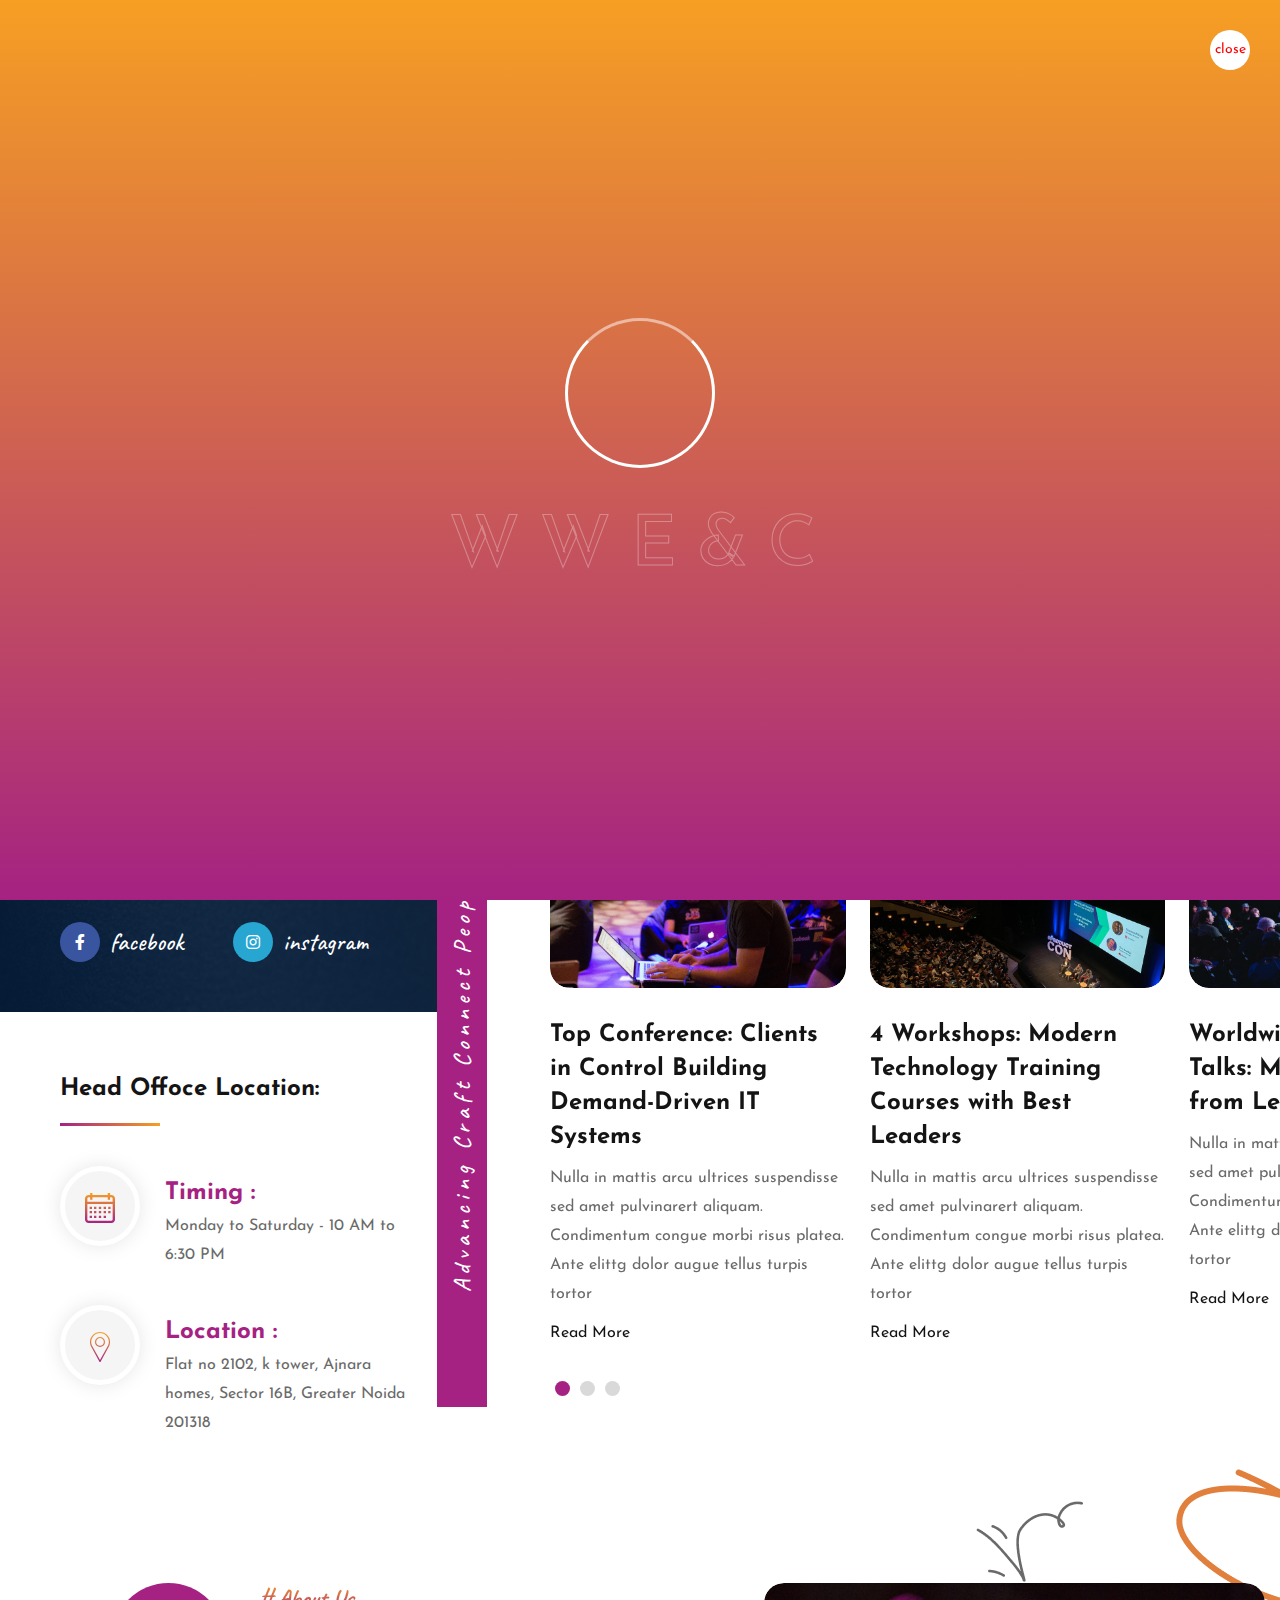
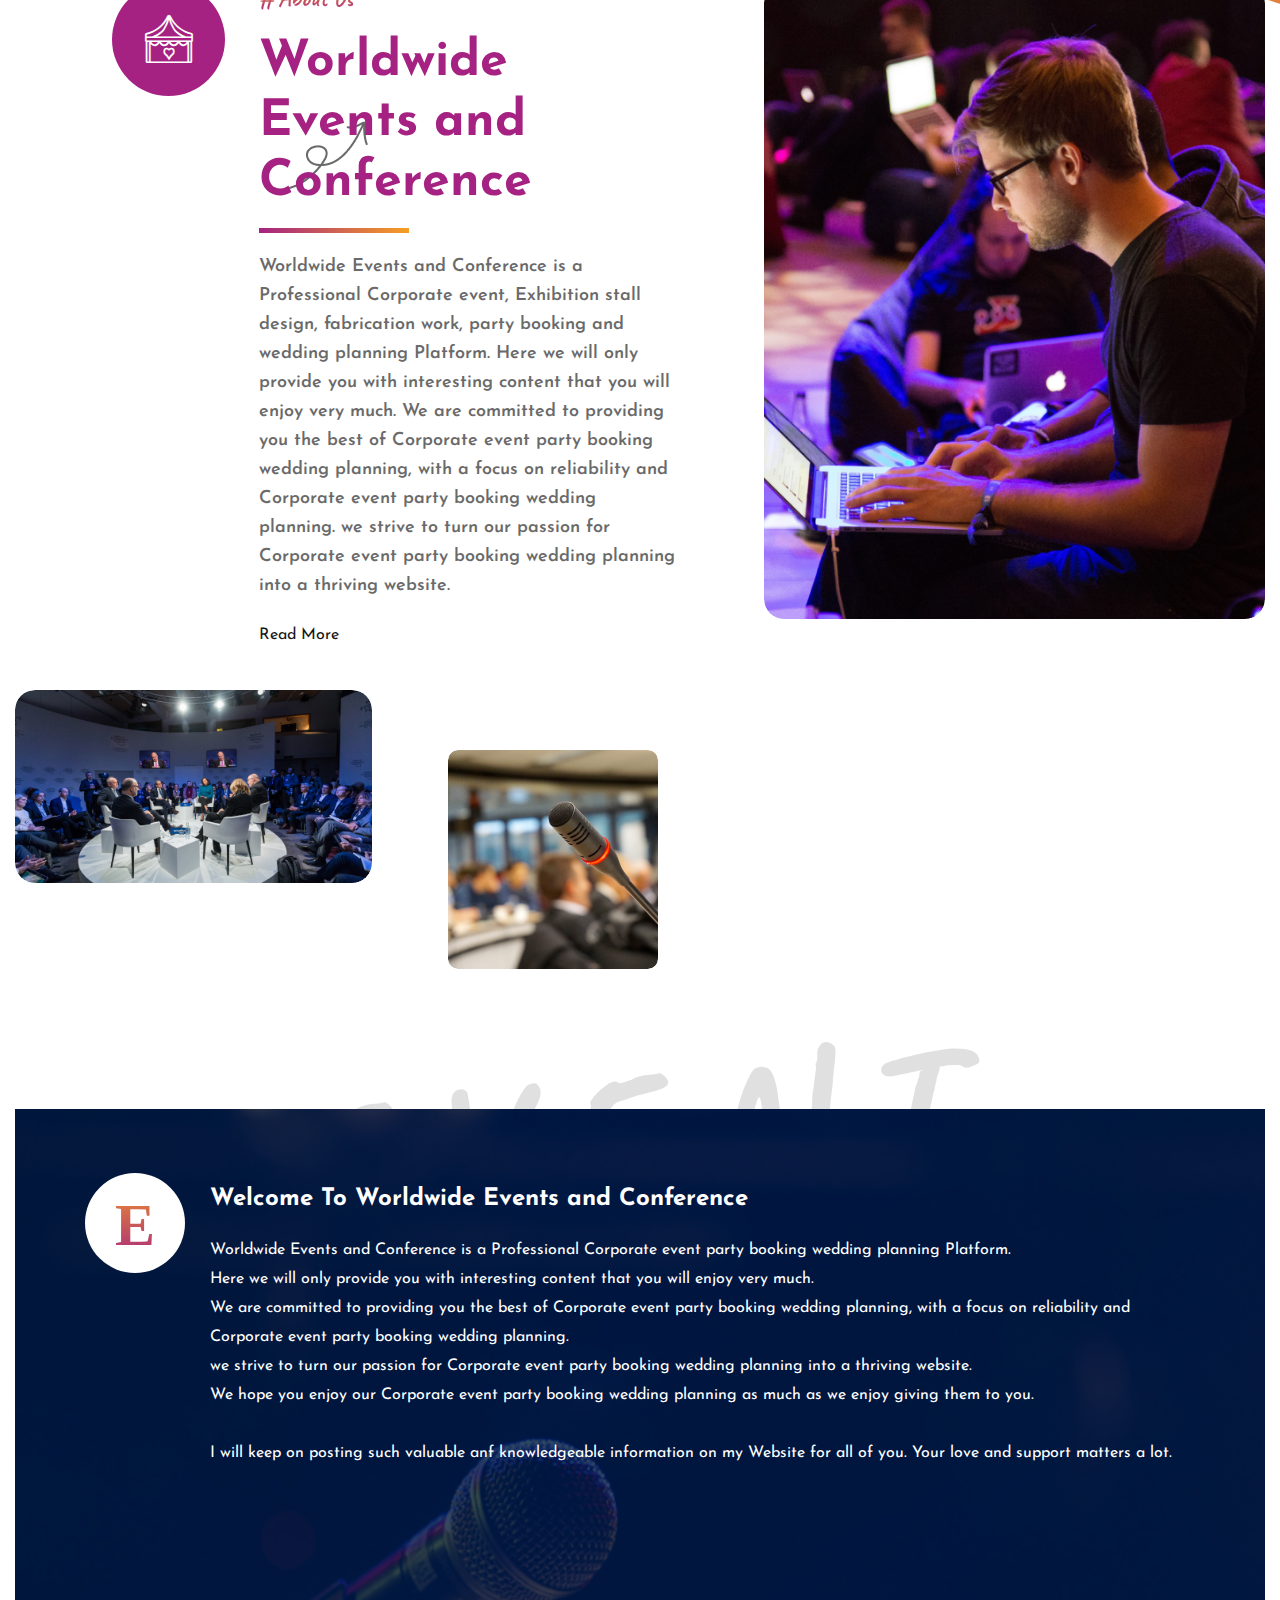
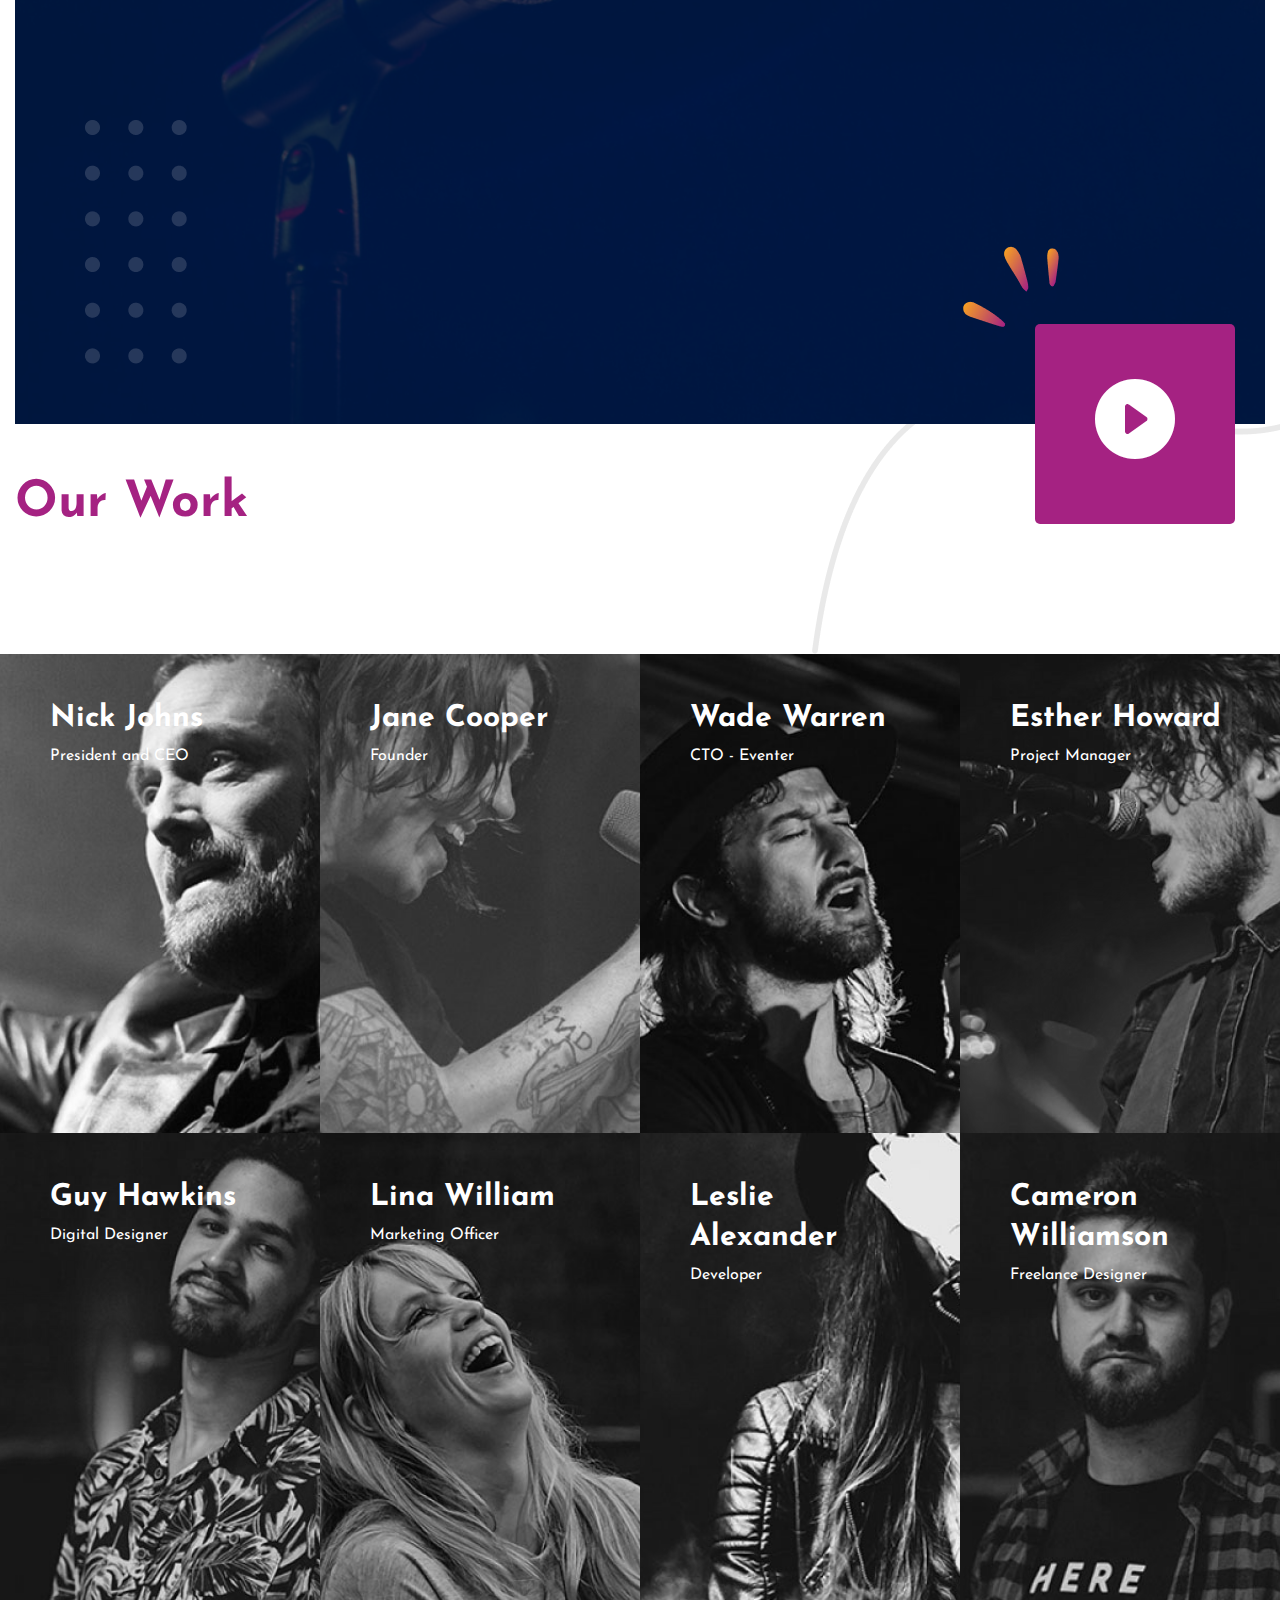
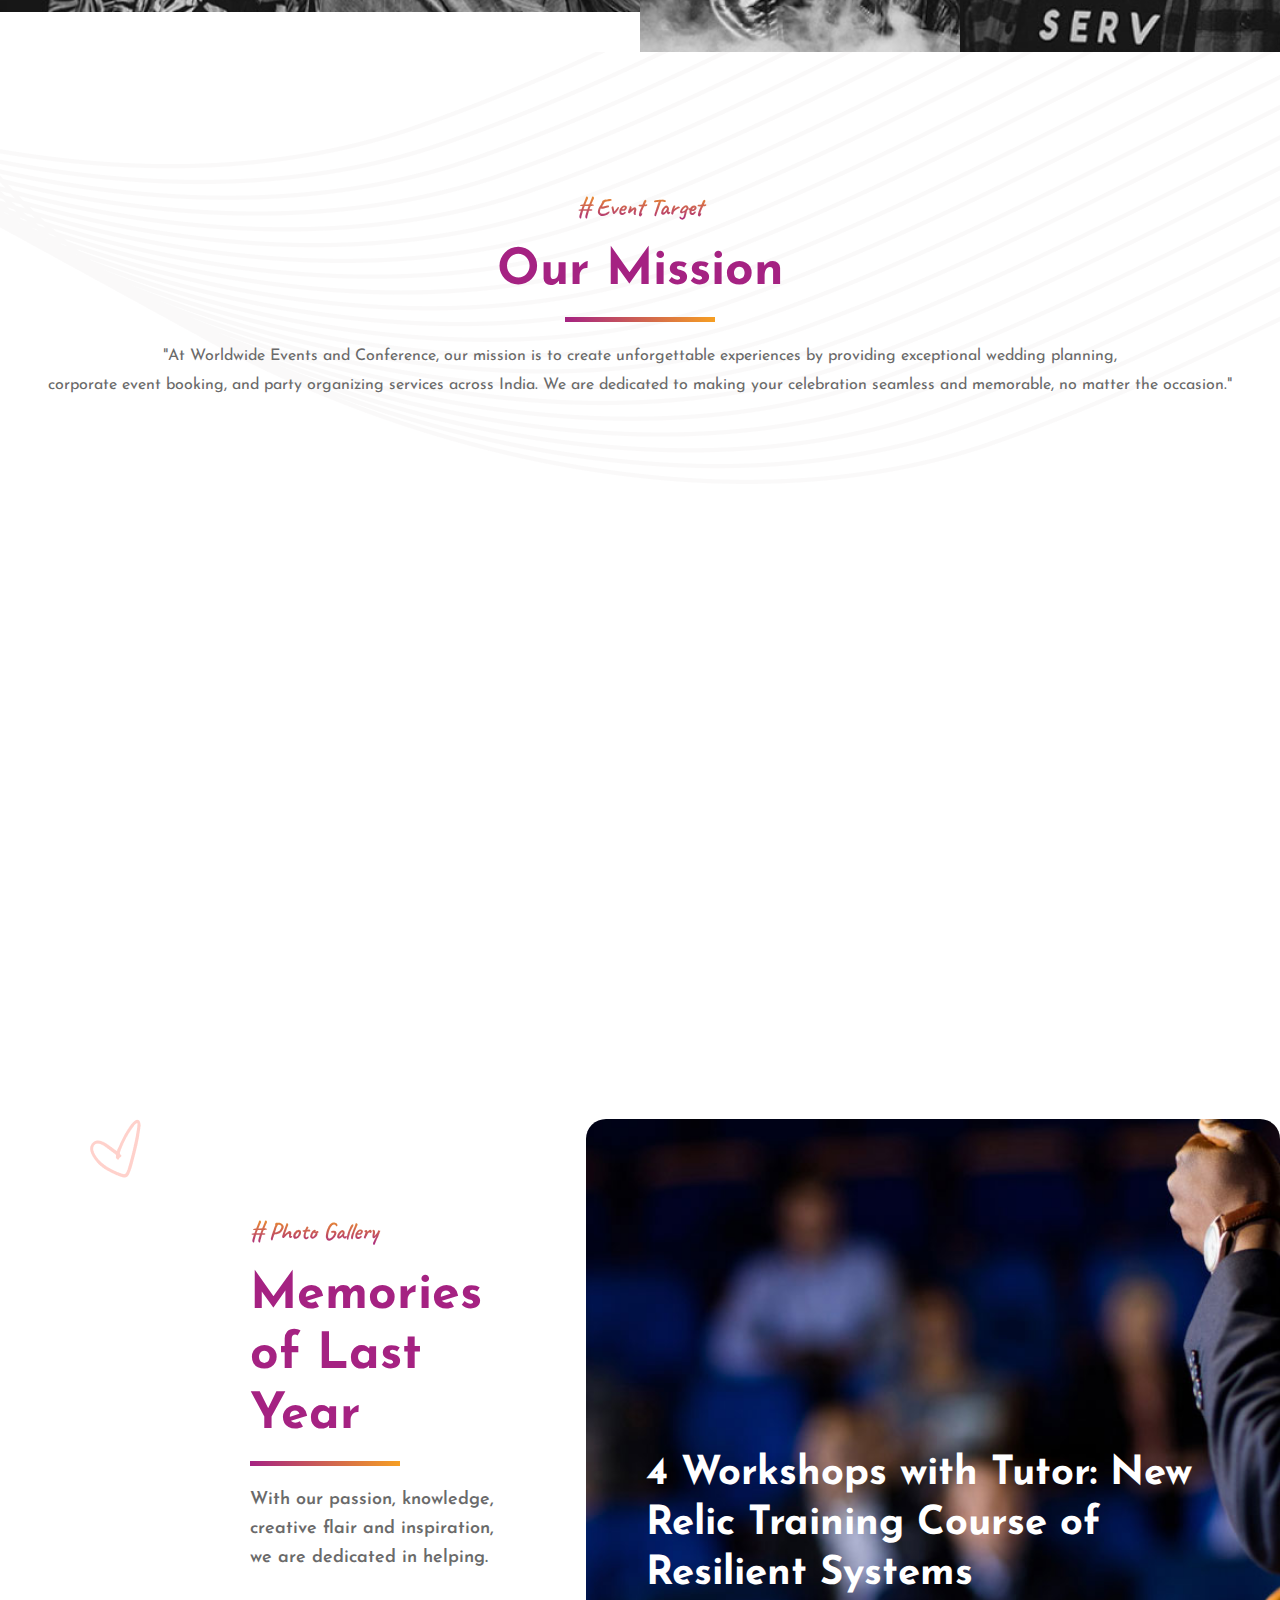
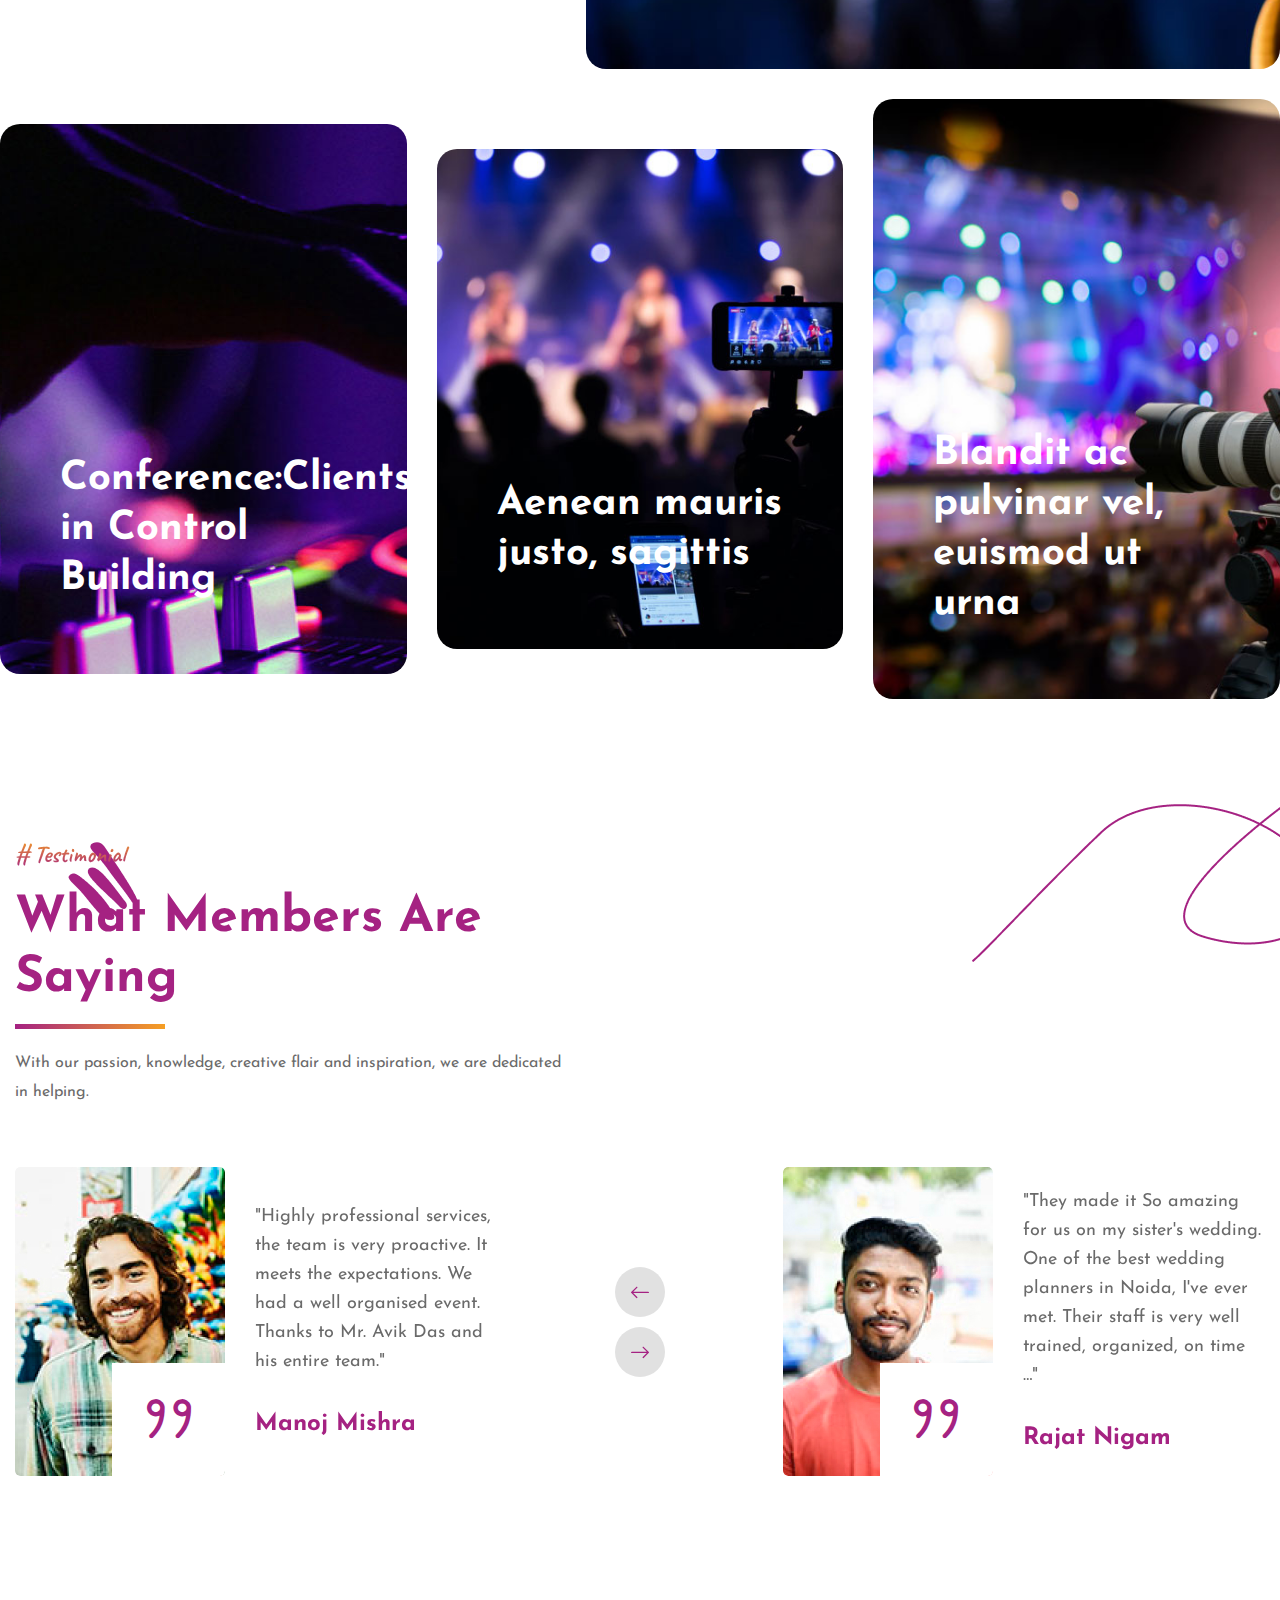
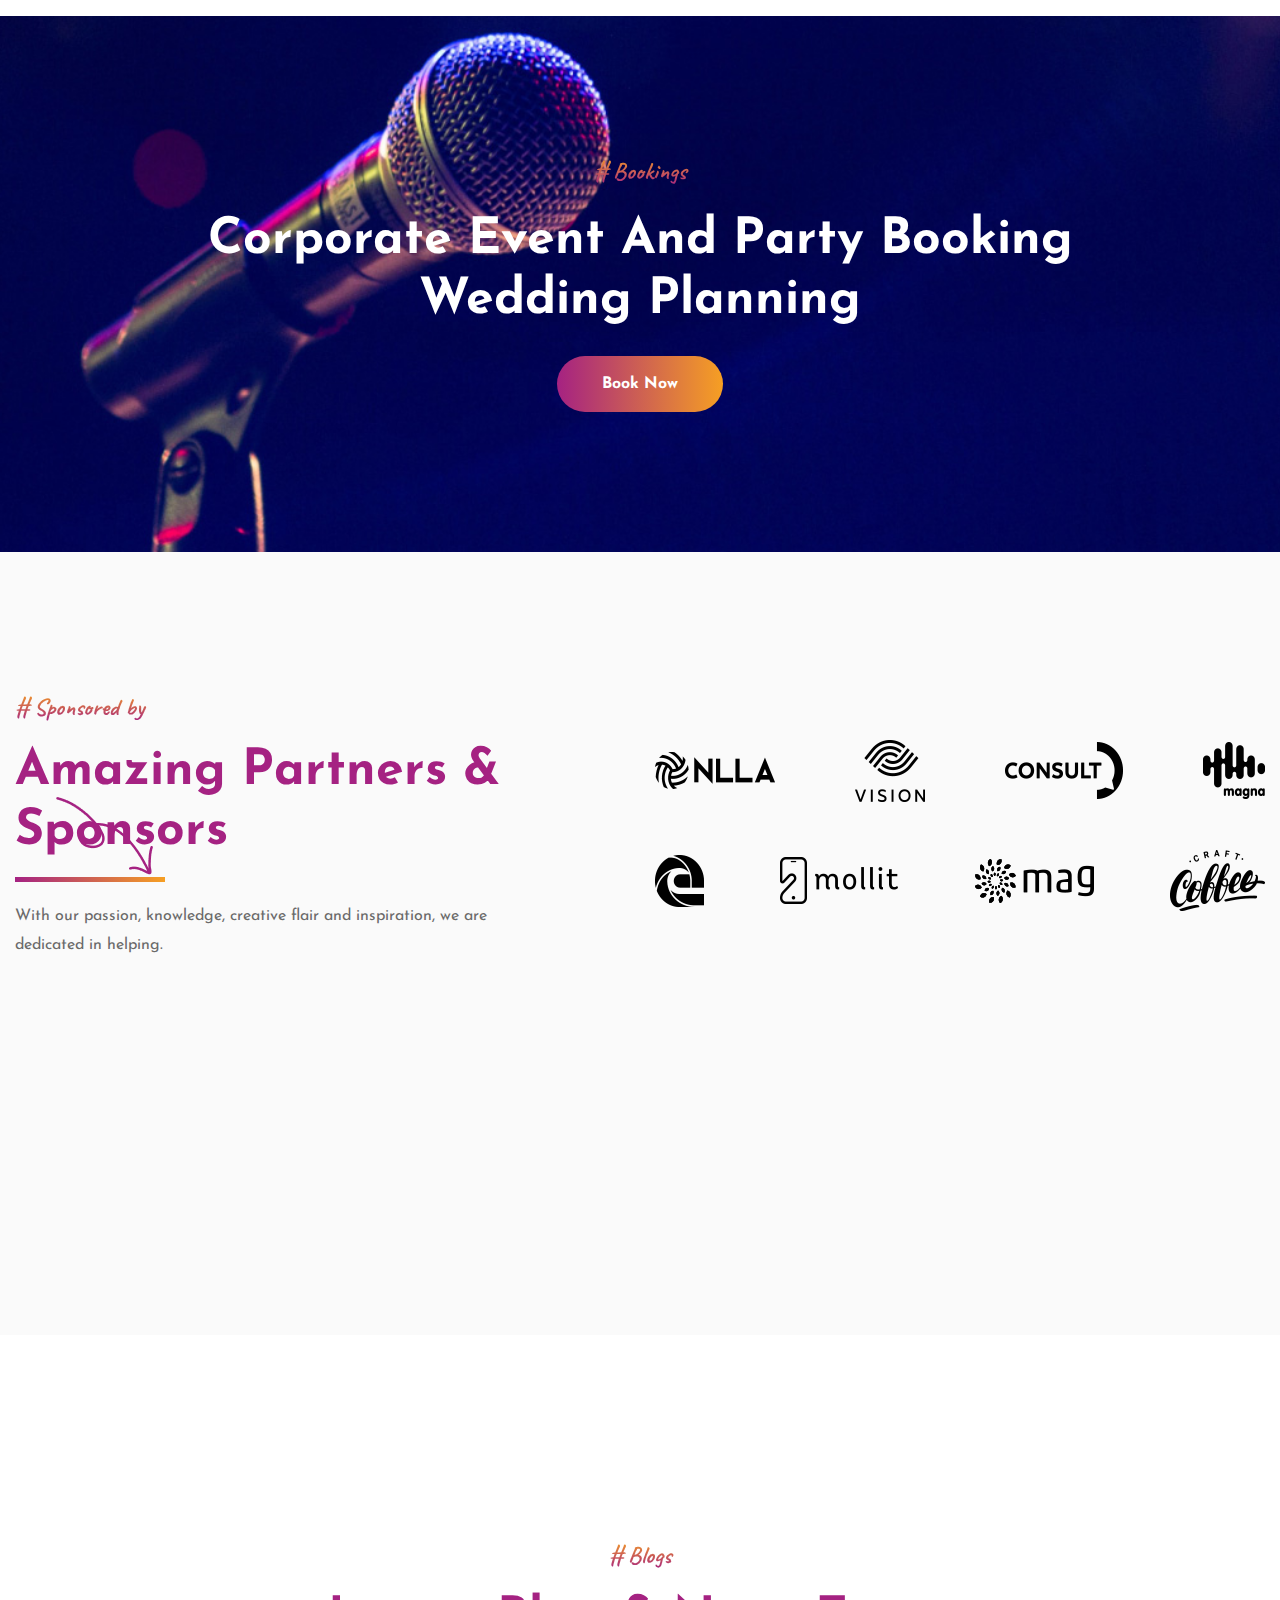
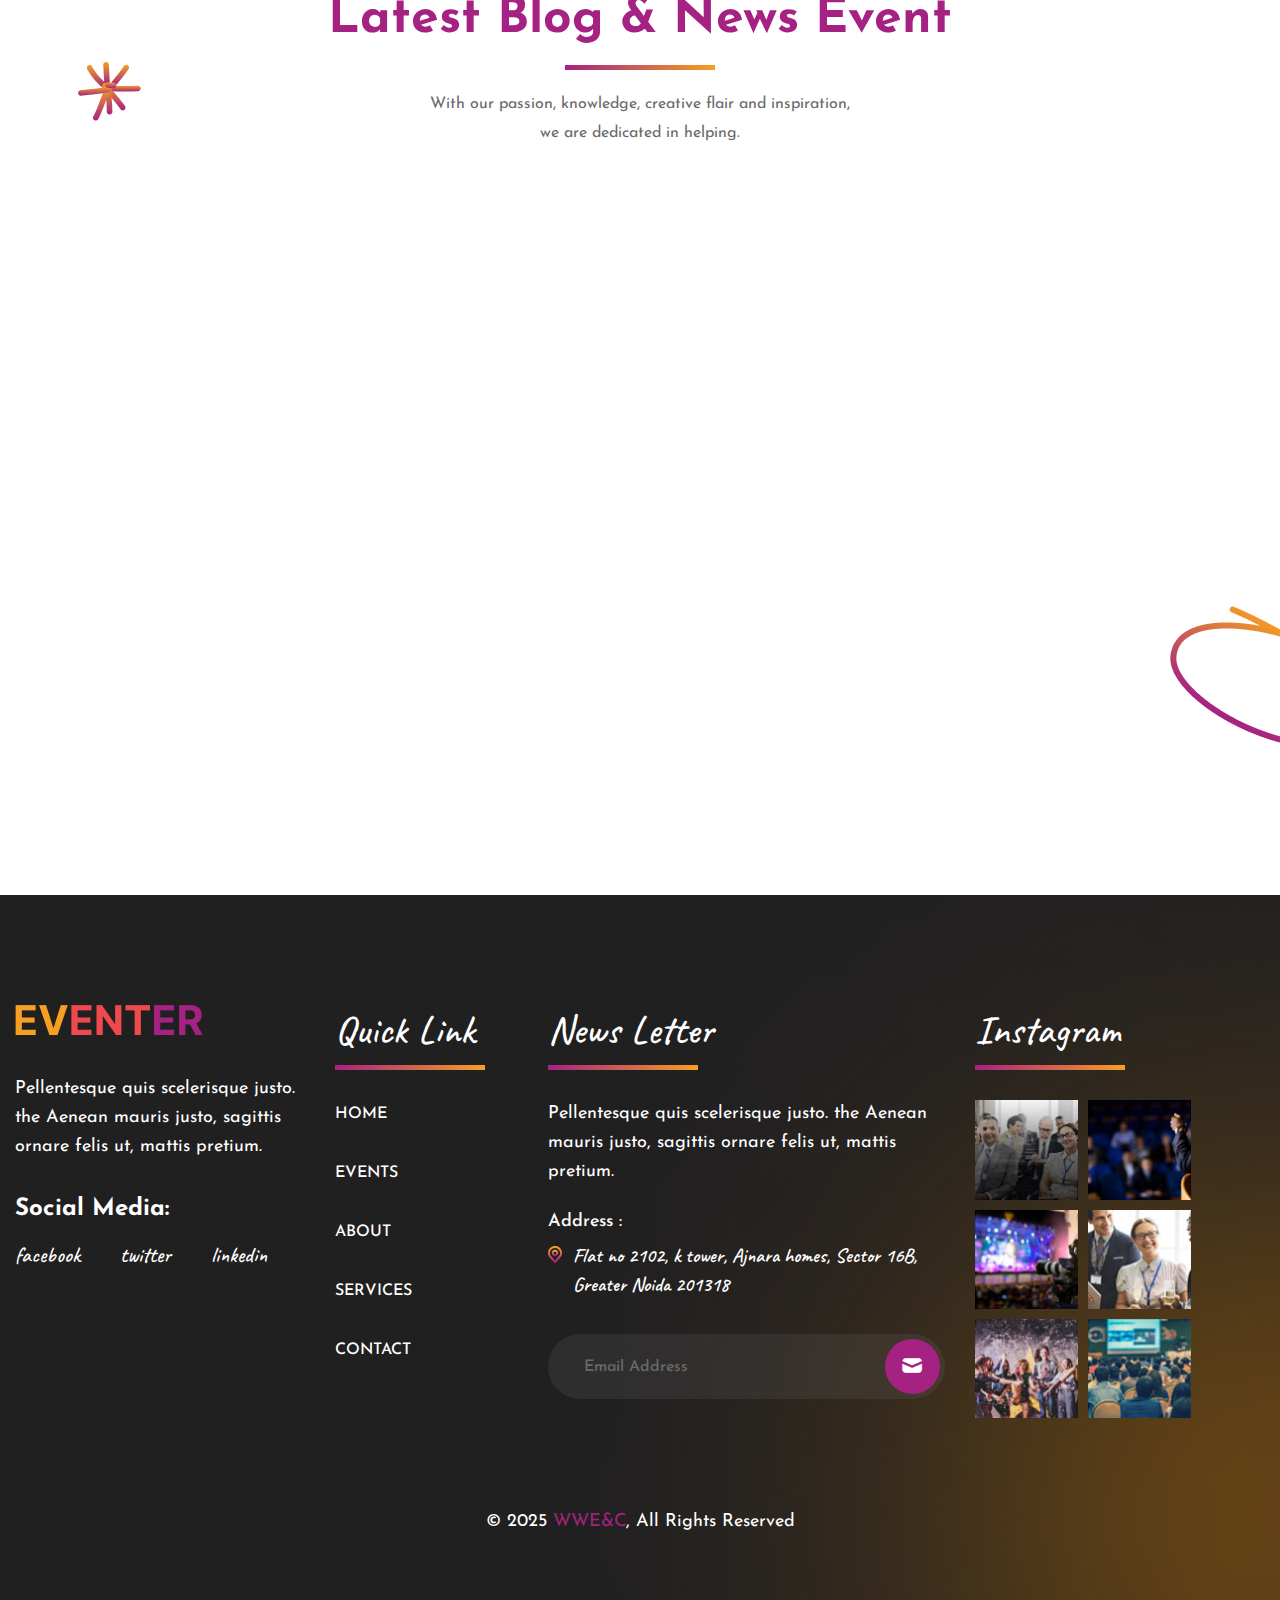
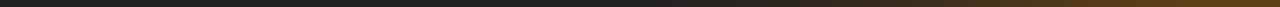
<file: index.html>
<!DOCTYPE html>
<html lang="en">
<head>
<meta charset="utf-8">
<meta http-equiv="X-UA-Compatible" content="IE=edge">
<meta name="viewport" content="width=device-width, initial-scale=1.0, maximum-scale=1.0, user-scalable=0">

<title>Worldwide Events and Conference</title>

<!-- Fav Icon -->
<link rel="icon" href="assets/images/favicon.ico" type="image/x-icon">

<!-- Google Fonts -->
<link href="https://fonts.googleapis.com/css2?family=Caveat:wght@400;500;600;700&amp;display=swap" rel="stylesheet">
<link href="https://fonts.googleapis.com/css2?family=Josefin+Sans:ital,wght@0,100;0,200;0,300;0,400;0,500;0,600;0,700;1,100;1,200;1,300;1,400;1,500;1,600;1,700&amp;display=swap" rel="stylesheet">

<!-- Stylesheets -->
<link href="assets/css/font-awesome-all.css" rel="stylesheet">
<link href="assets/css/flaticon.css" rel="stylesheet">
<link href="assets/css/owl.css" rel="stylesheet">
<link href="assets/css/bootstrap.css" rel="stylesheet">
<link href="assets/css/jquery.fancybox.min.css" rel="stylesheet">
<link href="assets/css/animate.css" rel="stylesheet">
<link href="assets/css/nice-select.css" rel="stylesheet">
<link href="assets/css/elpath.css" rel="stylesheet">
<link href="assets/css/color.css" id="jssDefault" rel="stylesheet">
<link href="assets/css/rtl.css" rel="stylesheet">
<link href="assets/css/style.css" rel="stylesheet">
<link href="assets/css/module-css/banner.css" rel="stylesheet">
<link href="assets/css/module-css/conference.css" rel="stylesheet">
<link href="assets/css/module-css/about.css" rel="stylesheet">
<link href="assets/css/module-css/video.css" rel="stylesheet">
<link href="assets/css/module-css/team.css" rel="stylesheet">
<link href="assets/css/module-css/mission.css" rel="stylesheet">
<link href="assets/css/module-css/event.css" rel="stylesheet">
<link href="assets/css/module-css/gallery.css" rel="stylesheet">
<link href="assets/css/module-css/testimonial.css" rel="stylesheet">
<link href="assets/css/module-css/cta.css" rel="stylesheet">
<link href="assets/css/module-css/clients.css" rel="stylesheet">
<link href="assets/css/module-css/news.css" rel="stylesheet">
<link href="assets/css/responsive.css" rel="stylesheet">

</head>


<!-- page wrapper -->
<body>

    <div class="boxed_wrapper ltr">


        <!-- preloader -->
        <div class="loader-wrap">
            <div class="preloader">
                <div class="preloader-close">close</div>
                <div id="handle-preloader" class="handle-preloader">
                    <div class="animation-preloader">
                        <div class="spinner"></div>
                        <div class="txt-loading">
                            <span data-text-preloader="W" class="letters-loading">
                                W
                            </span>
                            <span data-text-preloader="W" class="letters-loading">
                                W
                            </span>
                            <span data-text-preloader="E" class="letters-loading">
                                E
                            </span>
                            <span data-text-preloader="&" class="letters-loading">
                                &
                            </span>
                            <span data-text-preloader="C" class="letters-loading">
                                C
                            </span>						
                        </div>
                    </div>   
                </div>
            </div>
        </div>
        <!-- preloader end -->


        <!-- page-direction -->
       <!-- <div class="page_direction">
            <div class="demo-rtl direction_switch"><button class="rtl">RTL</button></div>
            <div class="demo-ltr direction_switch"><button class="ltr">LTR</button></div>
        </div> -->
        <!-- page-direction end -->


        <!-- main header -->
        <header class="main-header">
            <!-- header-lower -->
            <div class="header-lower">
                <div class="auto-container">
                    <div class="outer-box">
                        <figure class="logo-box"><a href="index.html"><img src="assets/images/logopp.png" alt=""></a></figure>
                        <div class="menu-area">
                            <!--Mobile Navigation Toggler-->
                            <div class="mobile-nav-toggler">
                                <i class="icon-bar"></i>
                                <i class="icon-bar"></i>
                                <i class="icon-bar"></i>
                            </div>
                            <nav class="main-menu navbar-expand-md navbar-light clearfix">
                                <div class="collapse navbar-collapse show clearfix" id="navbarSupportedContent">
                                    <ul class="navigation clearfix">
									 
                                        <li class="current dropdown"><a href="#">Home</a>
                                            <ul>
                                                <li><a href="about.html">About Us</a></li>
                                                <li><a href="about.html">SERVICES</a></li>
												
												<li><a href="faq.html">Support & FAQ</a></li>
												<li><a href="pricing.html">Pricing</a></li>
                                               
                                                
                                            </ul>
                                        </li> 
                                        <li class="dropdown"><a href="#">Events</a>
                                            <ul>
                                                <li><a href="event.html">Events Schedule</a></li>
                                                <li><a href="event-details.html">Event Details</a></li>
                                            </ul>
                                        </li>
                                       <li><a href="gallery.html">Gallery</a></li>
                                        
                                           
                                                <li><a href="blog.html">Blogs</a></li>
                                        <li><a href="contact.html">Contact</a></li> 
                                    </ul>
                                </div>
                            </nav>
                        </div>
                        <div class="menu-right-content">
                            <div class="support-box">
                                <div class="icon-box"><i class="icon-1"></i></div>
                                <a href="tel:+917583936109">75839 36109</a>
                            </div>
                        </div>
                    </div>
                </div>
            </div>

            <!--sticky Header-->
            <div class="sticky-header">
                <div class="auto-container">
                    <div class="outer-box">
                        <div class="logo-box">
                            <figure class="logo"><a href="index.html"><img src="assets/images/logopp.png" alt=""></a></figure>
                        </div>
                        <div class="menu-area">
                            <nav class="main-menu clearfix">
                                <!--Keep This Empty / Menu will come through Javascript-->
                            </nav>
                        </div>
                        <div class="menu-right-content">
                            <div class="support-box">
                                <div class="icon-box"><i class="icon-1"></i></div>
                                <a href="tel:+917583936109">75839 36109</a>
                            </div>
                        </div>
                    </div>
                </div>
            </div>
        </header>
        <!-- main-header end -->


        <!-- Mobile Menu  -->
        <div class="mobile-menu">
            <div class="menu-backdrop"></div>
            <div class="close-btn"><i class="fas fa-times"></i></div>
            
            <nav class="menu-box">
                <div class="nav-logo"><a href="index.html"><img src="assets/images/logo-2.png" alt="" title=""></a></div>
                <div class="menu-outer"><!--Here Menu Will Come Automatically Via Javascript / Same Menu as in Header--></div>
                <div class="contact-info">
                    <h4>Contact Info</h4>
                    <ul>
                        <li>Flat no 2102, k tower, 21st floor, Ajnara homes, Sector 16B, Greater Noida Gautam Buddha Nagar 201318</li>
                        <li><a href="tel:+917583936109">+91 75839 36109</a></li>
                        <li><a href="mailto:avikd238@gmail.com">avikd238@gmail.com</a></li>
                    </ul>
                </div>
                <div class="social-links">
                    <ul class="clearfix">
                        <li><a href="index.html"><span class="fab fa-twitter"></span></a></li>
                        <li><a href="index.html"><span class="fab fa-facebook-square"></span></a></li>
                        <li><a href="index.html"><span class="fab fa-pinterest-p"></span></a></li>
                        <li><a href="index.html"><span class="fab fa-instagram"></span></a></li>
                        <li><a href="index.html"><span class="fab fa-youtube"></span></a></li>
                    </ul>
                </div>
            </nav>
        </div><!-- End Mobile Menu -->


        <!-- banner-section -->
        <section class="banner-section p_relative centred">
            <div class="bg-layer" style="background-image: url(assets/images/banner/banner-1.jpg);"></div>
            <div class="pattern-layer">
                <div class="pattern-1" style="background-image: url(assets/images/shape/shape-1.png);"></div>
                <div class="pattern-2 rotate-me" style="background-image: url(assets/images/shape/shape-2.png);"></div>
                <div class="pattern-3" style="background-image: url(assets/images/shape/shape-3.png);"></div>
                <div class="pattern-4" style="background-image: url(assets/images/shape/shape-4.png);"></div>
            </div>
            <div class="auto-container">
                <div class="content-box">
                    <!--<span class="date"><img src="assets/images/icons/icon-1.png" alt="">September 21th-24th,</span> -->
                    <h2>Worldwide Events and <span>Conferences</span></h2>
                    <a href="index.html" class="theme-btn btn-one">Book Now</a>
                </div>
            </div>
            <ul class="social-links">
                <li><a href="index.html"><i class="fab fa-facebook-f"></i>facebook</a></li>
                <li><a href="https://www.instagram.com/worldwideventsconference/"><i class="fab fa-instagram"></i>instagram</a></li>
                
            </ul>
        </section>
        <!-- banner-section end -->


        <!-- conference-section -->
        <section class="conference-section">
            <div class="outer-container">
                <div class="row clearfix">
                    <div class="col-lg-4 col-md-12 col-sm-12 content-column">
                        <div class="content-box">
                            <h3>Head Offoce Location:</h3>
                            <div class="inner-box">
                                <div class="single-item">
                                    <div class="icon-box"><i class="icon-3"></i></div>
                                    <h4>Timing :</h4>
                                    <p>Monday to Saturday - 10 AM to 6:30 PM</p>
                                </div>
                                <div class="single-item">
                                    <div class="icon-box"><i class="icon-4"></i></div>
                                    <h4>Location :</h4>
                                    <p>Flat no 2102, k tower, Ajnara homes, Sector 16B, Greater Noida 201318</p>
                                </div>
                            </div>
                        </div>
                    </div>
                    <div class="col-lg-8 col-md-12 col-sm-12 carousel-column">
                        <div class="carousel-content">
                            <span class="title-text">Advancing Craft Connect People</span>
                            <div class="conference-carousel owl-carousel owl-theme owl-nav-none dots-style-one">
                                <div class="conference-block-one">
                                    <div class="inner-box">
                                        <figure class="image-box"><img src="assets/images/resource/conference-1.jpg" alt=""></figure>
                                        <div class="lower-content">
                                            <h3><a href="index.html">Top Conference: Clients in Control Building Demand-Driven IT Systems</a></h3>
                                            <p>Nulla in mattis arcu ultrices suspendisse sed amet pulvinarert aliquam. Condimentum congue morbi risus platea. Ante elittg dolor augue tellus turpis tortor</p>
                                            <div class="link"><a href="index.html">Read More</a></div>
                                        </div>
                                    </div>
                                </div>
                                <div class="conference-block-one">
                                    <div class="inner-box">
                                        <figure class="image-box"><img src="assets/images/resource/conference-2.jpg" alt=""></figure>
                                        <div class="lower-content">
                                            <h3><a href="index.html">4 Workshops: Modern Technology Training Courses with Best Leaders</a></h3>
                                            <p>Nulla in mattis arcu ultrices suspendisse sed amet pulvinarert aliquam. Condimentum congue morbi risus platea. Ante elittg dolor augue tellus turpis tortor</p>
                                            <div class="link"><a href="index.html">Read More</a></div>
                                        </div>
                                    </div>
                                </div>
                                <div class="conference-block-one">
                                    <div class="inner-box">
                                        <figure class="image-box"><img src="assets/images/resource/conference-3.jpg" alt=""></figure>
                                        <div class="lower-content">
                                            <h3><a href="index.html">Worldwide Speakers Talks: Mind-blowing Talks from Leading IT Minds</a></h3>
                                            <p>Nulla in mattis arcu ultrices suspendisse sed amet pulvinarert aliquam. Condimentum congue morbi risus platea. Ante elittg dolor augue tellus turpis tortor</p>
                                            <div class="link"><a href="index.html">Read More</a></div>
                                        </div>
                                    </div>
                                </div>
                                <div class="conference-block-one">
                                    <div class="inner-box">
                                        <figure class="image-box"><img src="assets/images/resource/conference-1.jpg" alt=""></figure>
                                        <div class="lower-content">
                                            <h3><a href="index.html">Top Conference: Clients in Control Building Demand-Driven IT Systems</a></h3>
                                            <p>Nulla in mattis arcu ultrices suspendisse sed amet pulvinarert aliquam. Condimentum congue morbi risus platea. Ante elittg dolor augue tellus turpis tortor</p>
                                            <div class="link"><a href="index.html">Read More</a></div>
                                        </div>
                                    </div>
                                </div>
                                <div class="conference-block-one">
                                    <div class="inner-box">
                                        <figure class="image-box"><img src="assets/images/resource/conference-2.jpg" alt=""></figure>
                                        <div class="lower-content">
                                            <h3><a href="index.html">4 Workshops: Modern Technology Training Courses with Best Leaders</a></h3>
                                            <p>Nulla in mattis arcu ultrices suspendisse sed amet pulvinarert aliquam. Condimentum congue morbi risus platea. Ante elittg dolor augue tellus turpis tortor</p>
                                            <div class="link"><a href="index.html">Read More</a></div>
                                        </div>
                                    </div>
                                </div>
                                <div class="conference-block-one">
                                    <div class="inner-box">
                                        <figure class="image-box"><img src="assets/images/resource/conference-3.jpg" alt=""></figure>
                                        <div class="lower-content">
                                            <h3><a href="index.html">Worldwide Speakers Talks: Mind-blowing Talks from Leading IT Minds</a></h3>
                                            <p>Nulla in mattis arcu ultrices suspendisse sed amet pulvinarert aliquam. Condimentum congue morbi risus platea. Ante elittg dolor augue tellus turpis tortor</p>
                                            <div class="link"><a href="index.html">Read More</a></div>
                                        </div>
                                    </div>
                                </div>
                                <div class="conference-block-one">
                                    <div class="inner-box">
                                        <figure class="image-box"><img src="assets/images/resource/conference-1.jpg" alt=""></figure>
                                        <div class="lower-content">
                                            <h3><a href="index.html">Top Conference: Clients in Control Building Demand-Driven IT Systems</a></h3>
                                            <p>Nulla in mattis arcu ultrices suspendisse sed amet pulvinarert aliquam. Condimentum congue morbi risus platea. Ante elittg dolor augue tellus turpis tortor</p>
                                            <div class="link"><a href="index.html">Read More</a></div>
                                        </div>
                                    </div>
                                </div>
                                <div class="conference-block-one">
                                    <div class="inner-box">
                                        <figure class="image-box"><img src="assets/images/resource/conference-2.jpg" alt=""></figure>
                                        <div class="lower-content">
                                            <h3><a href="index.html">4 Workshops: Modern Technology Training Courses with Best Leaders</a></h3>
                                            <p>Nulla in mattis arcu ultrices suspendisse sed amet pulvinarert aliquam. Condimentum congue morbi risus platea. Ante elittg dolor augue tellus turpis tortor</p>
                                            <div class="link"><a href="index.html">Read More</a></div>
                                        </div>
                                    </div>
                                </div>
                                <div class="conference-block-one">
                                    <div class="inner-box">
                                        <figure class="image-box"><img src="assets/images/resource/conference-3.jpg" alt=""></figure>
                                        <div class="lower-content">
                                            <h3><a href="index.html">Worldwide Speakers Talks: Mind-blowing Talks from Leading IT Minds</a></h3>
                                            <p>Nulla in mattis arcu ultrices suspendisse sed amet pulvinarert aliquam. Condimentum congue morbi risus platea. Ante elittg dolor augue tellus turpis tortor</p>
                                            <div class="link"><a href="index.html">Read More</a></div>
                                        </div>
                                    </div>
                                </div>
                            </div>
                        </div>
                    </div>
                </div>
            </div>
        </section>
        <!-- conference-section end -->


        <!-- about-section -->
        <section class="about-section pt_140 pb_140">
            <div class="pattern-layer">
                <div class="pattern-1 float-bob-y" style="background-image: url(assets/images/shape/shape-5.png);"></div>
                <div class="pattern-2" style="background-image: url(assets/images/shape/shape-6.png);"></div>
                <div class="pattern-3" style="background-image: url(assets/images/shape/shape-7.png);"></div>
            </div>
            <div class="auto-container">
                <div class="row clearfix">
                    <div class="col-lg-7 col-md-12 col-sm-12 content-column">
                        <div class="content-box">
                            <div class="inner-box mb_40">
                                <div class="icon-box"><i class="icon-5"></i></div>
                                <div class="sec-title mb_20">
                                    <span class="sub-title"># About Us</span>
                                    <h2>Worldwide Events and Conference</h2>
                                </div>
                                <div class="text-box">
                                    <p>Worldwide Events and Conference is a Professional Corporate event, Exhibition stall design, fabrication work, party booking and wedding planning Platform. Here we will only provide you with interesting content that you will enjoy very much. We are committed to providing you the best of Corporate event party booking wedding planning, with a focus on reliability and Corporate event party booking wedding planning. we strive to turn our passion for Corporate event party booking wedding planning into a thriving website.</p>
                                    <a href="about.html">Read More</a>
                                </div>
                            </div>
                            <div class="image-inner">
                                <figure class="image image-1"><img src="assets/images/resource/about-1.jpg" alt=""></figure>
                                <figure class="image image-2"><img src="assets/images/resource/about-2.jpg" alt=""></figure>
                            </div>
                        </div>
                    </div>
                    <div class="col-lg-5 col-md-12 col-sm-12 image-column">
                        <figure class="image-box"><img src="assets/images/resource/about-3.jpg" alt=""></figure>
                    </div>
                </div>
            </div>
        </section>
        <!-- about-section end -->


        <!-- video-section -->
        <section class="video-section pb_120">
            <div class="pattern-layer" style="background-image: url(assets/images/shape/shape-10.png);"></div>
            <span class="big-text">Event Program</span>
            <div class="auto-container">
                <div class="inner-container">
                    <div class="content-box">
                        <div class="bg-layer" style="background-image: url(assets/images/background/video-bg.jpg);"></div>
                        <div class="shape">
                            <div class="shape-1" style="background-image: url(assets/images/shape/shape-8.png);"></div>
                            <div class="shape-2" style="background-image: url(assets/images/shape/shape-9.png);"></div>
                        </div>
                        <div class="inner-box">
                            <div class="icon-box"><span>e</span></div>
                            <h3><a href="index.html">Welcome To Worldwide Events and Conference</a></h3>
                            <p>Worldwide Events and Conference is a Professional Corporate event party booking wedding planning Platform.
                            <p>Here we will only provide you with interesting content that you will enjoy very much.</p> 
                            <p>We are committed to providing you the best of Corporate event party booking wedding planning, with a focus on reliability and Corporate event party booking wedding planning.</p> 
                            <p>we strive to turn our passion for Corporate event party booking wedding planning into a thriving website.</p> 
                            <p>We hope you enjoy our Corporate event party booking wedding planning as much as we enjoy giving them to you.</p><br>
                        <p>I will keep on posting such valuable anf knowledgeable information on my Website for all of you. Your love and support matters a lot.</p>
                        
                        </div>
                        <div class="video-btn">
                            <a href="https://www.youtube.com/watch?v=nfP5N9Yc72A&amp;t=28s" class="lightbox-image" data-caption=""><i class="icon-6"></i></a>
                        </div>
                    </div>
                    <h2>Our Work</h2>
                </div>
            </div>
        </section>
        <!-- video-section end -->


        <!-- team-section -->
        <section class="team-section">
            <div class="outer-container clearfix">
                <div class="team-block-one">
                    <div class="inner-box">
                        <div class="bg-layer" style="background-image: url(assets/images/team/team-1.jpg);"></div>
                        <div class="content-box">
                            <h3><a href="index.html">Nick Johns</a></h3>
                            <span class="designation">President and CEO</span>
                            <p>Nulla in mattis arcu ultrices suspendisse sed amet pulvinarert aliquam.</p>
                        </div>
                        <ul class="social-links clearfix">
                            <li><a href="index.html">facebook</a></li>
                            <li><a href="index.html">twitter</a></li>
                            <li><a href="index.html">linkedin</a></li>
                        </ul>
                    </div>
                </div>
                <div class="team-block-one">
                    <div class="inner-box">
                        <div class="bg-layer" style="background-image: url(assets/images/team/team-2.jpg);"></div>
                        <div class="content-box">
                            <h3><a href="index.html">Jane Cooper</a></h3>
                            <span class="designation">Founder</span>
                            <p>Nulla in mattis arcu ultrices suspendisse sed amet pulvinarert aliquam.</p>
                        </div>
                        <ul class="social-links clearfix">
                            <li><a href="index.html">facebook</a></li>
                            <li><a href="index.html">twitter</a></li>
                            <li><a href="index.html">linkedin</a></li>
                        </ul>
                    </div>
                </div>
                <div class="team-block-one">
                    <div class="inner-box">
                        <div class="bg-layer" style="background-image: url(assets/images/team/team-3.jpg);"></div>
                        <div class="content-box">
                            <h3><a href="index.html">Wade Warren</a></h3>
                            <span class="designation">CTO - Eventer</span>
                            <p>Nulla in mattis arcu ultrices suspendisse sed amet pulvinarert aliquam.</p>
                        </div>
                        <ul class="social-links clearfix">
                            <li><a href="index.html">facebook</a></li>
                            <li><a href="index.html">twitter</a></li>
                            <li><a href="index.html">linkedin</a></li>
                        </ul>
                    </div>
                </div>
                <div class="team-block-one">
                    <div class="inner-box">
                        <div class="bg-layer" style="background-image: url(assets/images/team/team-4.jpg);"></div>
                        <div class="content-box">
                            <h3><a href="index.html">Esther Howard</a></h3>
                            <span class="designation">Project Manager</span>
                            <p>Nulla in mattis arcu ultrices suspendisse sed amet pulvinarert aliquam.</p>
                        </div>
                        <ul class="social-links clearfix">
                            <li><a href="index.html">facebook</a></li>
                            <li><a href="index.html">twitter</a></li>
                            <li><a href="index.html">linkedin</a></li>
                        </ul>
                    </div>
                </div>
                <div class="team-block-one">
                    <div class="inner-box">
                        <div class="bg-layer" style="background-image: url(assets/images/team/team-5.jpg);"></div>
                        <div class="content-box">
                            <h3><a href="index.html">Guy Hawkins</a></h3>
                            <span class="designation">Digital Designer</span>
                            <p>Nulla in mattis arcu ultrices suspendisse sed amet pulvinarert aliquam.</p>
                        </div>
                        <ul class="social-links clearfix">
                            <li><a href="index.html">facebook</a></li>
                            <li><a href="index.html">twitter</a></li>
                            <li><a href="index.html">linkedin</a></li>
                        </ul>
                    </div>
                </div>
                <div class="team-block-one">
                    <div class="inner-box">
                        <div class="bg-layer" style="background-image: url(assets/images/team/team-6.jpg);"></div>
                        <div class="content-box">
                            <h3><a href="index.html">Lina William</a></h3>
                            <span class="designation">Marketing Officer</span>
                            <p>Nulla in mattis arcu ultrices suspendisse sed amet pulvinarert aliquam.</p>
                        </div>
                        <ul class="social-links clearfix">
                            <li><a href="index.html">facebook</a></li>
                            <li><a href="index.html">twitter</a></li>
                            <li><a href="index.html">linkedin</a></li>
                        </ul>
                    </div>
                </div>
                <div class="team-block-one">
                    <div class="inner-box">
                        <div class="bg-layer" style="background-image: url(assets/images/team/team-7.jpg);"></div>
                        <div class="content-box">
                            <h3><a href="index.html">Leslie Alexander</a></h3>
                            <span class="designation">Developer</span>
                            <p>Nulla in mattis arcu ultrices suspendisse sed amet pulvinarert aliquam.</p>
                        </div>
                        <ul class="social-links clearfix">
                            <li><a href="index.html">facebook</a></li>
                            <li><a href="index.html">twitter</a></li>
                            <li><a href="index.html">linkedin</a></li>
                        </ul>
                    </div>
                </div>
                <div class="team-block-one">
                    <div class="inner-box">
                        <div class="bg-layer" style="background-image: url(assets/images/team/team-8.jpg);"></div>
                        <div class="content-box">
                            <h3><a href="index.html">Cameron Williamson</a></h3>
                            <span class="designation">Freelance Designer</span>
                            <p>Nulla in mattis arcu ultrices suspendisse sed amet pulvinarert aliquam.</p>
                        </div>
                        <ul class="social-links clearfix">
                            <li><a href="index.html">facebook</a></li>
                            <li><a href="index.html">twitter</a></li>
                            <li><a href="index.html">linkedin</a></li>
                        </ul>
                    </div>
                </div>
            </div>
        </section>
        <!-- team-section end -->


        <!-- mission-section -->
        <section class="mission-section pt_140 pb_110 centred">
            <div class="pattern-layer" style="background-image: url(assets/images/shape/shape-11.png);"></div>
            <div class="auto-container">
                <div class="title-inner mb_60">
                    <div class="sec-title centred mb_20">
                        <span class="sub-title"># Event Target</span>
                        <h2>Our Mission</h2>
                    </div>
                    <p>"At Worldwide Events and Conference, our mission is to create unforgettable experiences by providing exceptional wedding planning,<br> corporate event booking, and party organizing services across India. We are dedicated to making your celebration seamless and memorable, no matter the occasion."</p>
                </div>
                <div class="row clearfix">
                    <div class="col-lg-4 col-md-6 col-sm-12 mission-block">
                        <div class="mission-block-one wow fadeInUp animated" data-wow-delay="00ms" data-wow-duration="1500ms">
                            <div class="inner-box">
                                <div class="icon-box"><img src="assets/images/icons/icon-2.png" alt=""></div>
                                <h3><a href="index.html">Day Long Meetup</a></h3>
                                <p>At QOKO Events, we know that your lighting choices can make or break your event.</p>
                                <div class="link"><a href="index.html">Read More</a></div>
                            </div>
                        </div>
                    </div>
                    <div class="col-lg-4 col-md-6 col-sm-12 mission-block">
                        <div class="mission-block-one wow fadeInUp animated" data-wow-delay="300ms" data-wow-duration="1500ms">
                            <div class="inner-box">
                                <div class="icon-box"><img src="assets/images/icons/icon-3.png" alt=""></div>
                                <h3><a href="index.html">Meet The Leaders</a></h3>
                                <p>At QOKO Events, we know that your lighting choices can make or break your event.</p>
                                <div class="link"><a href="index.html">Read More</a></div>
                            </div>
                        </div>
                    </div>
                    <div class="col-lg-4 col-md-6 col-sm-12 mission-block">
                        <div class="mission-block-one wow fadeInUp animated" data-wow-delay="600ms" data-wow-duration="1500ms">
                            <div class="inner-box">
                                <div class="icon-box"><img src="assets/images/icons/icon-4.png" alt=""></div>
                                <h3><a href="index.html">Ask Questions</a></h3>
                                <p>At QOKO Events, we know that your lighting choices can make or break your event.</p>
                                <div class="link"><a href="index.html">Read More</a></div>
                            </div>
                        </div>
                    </div>
                </div>
            </div>
        </section>
        <!-- mission-section end -->


        <!-- event-section -->
        <!--   <section class="event-section pt_140 pb_110">
            <div class="pattern-layer">
                <div class="pattern-1" style="background-image: url(assets/images/shape/shape-12.png);"></div>
                <div class="pattern-2" style="background-image: url(assets/images/shape/shape-13.png);"></div>
                <div class="pattern-3" style="background-image: url(assets/images/shape/shape-14.png);"></div>
            </div>
            <div class="auto-container">
                <div class="row clearfix">
                    <div class="col-lg-6 col-md-12 col-sm-12 content-column">
                        <div class="content-box">
                            <div class="sec-title mb_20">
                                <span class="sub-title"># Our Agenda</span>
                                <h2>Event Agenda and Schedule</h2>
                            </div>
                            <div class="text-box">
                                <p>With our passion, knowledge, creative flair and inspiration, we are dedicated in helping you to achieve your dream wedding day.</p>
                                <a href="index.html" class="theme-btn btn-one">Download Shedual (PDF)</a>
                            </div>
                        </div>
                    </div>
                    <div class="col-lg-6 col-md-12 col-sm-12 inner-column">
                        <div class="tabs-box">
                            <div class="tab-btn-box p_relative">
                                <ul class="tab-btns tab-buttons clearfix">
                                    <li class="tab-btn active-btn" data-tab="#tab-1">
                                        <h3>1st Day</h3>
                                        <span>September 23, 2022</span>
                                    </li>
                                    <li class="tab-btn" data-tab="#tab-2">
                                        <h3>2st Day</h3>
                                        <span>September 27, 2022</span>
                                    </li>
                                    <li class="tab-btn" data-tab="#tab-3">
                                        <h3>3st Day</h3>
                                        <span>September 28, 2022</span>
                                    </li>
                                </ul>
                            </div>
                            <div class="tabs-content">
                                <div class="tab active-tab" id="tab-1">
                                    <div class="event-content">
                                        <div class="event-block-one">
                                            <div class="inner-box">
                                                <figure class="image-box"><a href="events-details.html"><img src="assets/images/resource/event-1.jpg" alt=""></a></figure>
                                                <div class="inner">
                                                    <h5><a href="events-details.html">Marketing and Empathy Pyscology</a></h5>
                                                    <p>With our passion, knowledge, creative flair and inspiration, we are dedicated.</p>
                                                    <ul class="info-list">
                                                        <li><i class="icon-16"></i>09:30 - 12:30 PM</li>
                                                        <li><i class="icon-4"></i>Inglewood, 98380</li>
                                                    </ul>
                                                </div>
                                            </div>
                                        </div>
                                        <div class="event-block-one">
                                            <div class="inner-box">
                                                <figure class="image-box"><a href="events-details.html"><img src="assets/images/resource/event-2.jpg" alt=""></a></figure>
                                                <div class="inner">
                                                    <h5><a href="events-details.html">Amazing Line-Up 2022 World Tour </a></h5>
                                                    <p>With our passion, knowledge, creative flair and inspiration, we are dedicated.</p>
                                                    <ul class="info-list">
                                                        <li><i class="icon-16"></i>09:30 - 12:30 PM</li>
                                                        <li><i class="icon-4"></i>New York, USA</li>
                                                    </ul>
                                                </div>
                                            </div>
                                        </div>
                                    </div>
                                </div>
                                <div class="tab" id="tab-2">
                                    <div class="event-content">
                                        <div class="event-block-one">
                                            <div class="inner-box">
                                                <figure class="image-box"><a href="events-details.html"><img src="assets/images/resource/event-1.jpg" alt=""></a></figure>
                                                <div class="inner">
                                                    <h5><a href="events-details.html">Marketing and Empathy Pyscology</a></h5>
                                                    <p>With our passion, knowledge, creative flair and inspiration, we are dedicated.</p>
                                                    <ul class="info-list">
                                                        <li><i class="icon-16"></i>09:30 - 12:30 PM</li>
                                                        <li><i class="icon-4"></i>Inglewood, 98380</li>
                                                    </ul>
                                                </div>
                                            </div>
                                        </div>
                                        <div class="event-block-one">
                                            <div class="inner-box">
                                                <figure class="image-box"><a href="events-details.html"><img src="assets/images/resource/event-2.jpg" alt=""></a></figure>
                                                <div class="inner">
                                                    <h5><a href="events-details.html">Amazing Line-Up 2022 World Tour </a></h5>
                                                    <p>With our passion, knowledge, creative flair and inspiration, we are dedicated.</p>
                                                    <ul class="info-list">
                                                        <li><i class="icon-16"></i>09:30 - 12:30 PM</li>
                                                        <li><i class="icon-4"></i>New York, USA</li>
                                                    </ul>
                                                </div>
                                            </div>
                                        </div>
                                    </div>
                                </div>
                                <div class="tab" id="tab-3">
                                    <div class="event-content">
                                        <div class="event-block-one">
                                            <div class="inner-box">
                                                <figure class="image-box"><a href="events-details.html"><img src="assets/images/resource/event-1.jpg" alt=""></a></figure>
                                                <div class="inner">
                                                    <h5><a href="events-details.html">Marketing and Empathy Pyscology</a></h5>
                                                    <p>With our passion, knowledge, creative flair and inspiration, we are dedicated.</p>
                                                    <ul class="info-list">
                                                        <li><i class="icon-16"></i>09:30 - 12:30 PM</li>
                                                        <li><i class="icon-4"></i>Inglewood, 98380</li>
                                                    </ul>
                                                </div>
                                            </div>
                                        </div>
                                        <div class="event-block-one">
                                            <div class="inner-box">
                                                <figure class="image-box"><a href="events-details.html"><img src="assets/images/resource/event-2.jpg" alt=""></a></figure>
                                                <div class="inner">
                                                    <h5><a href="events-details.html">Amazing Line-Up 2022 World Tour </a></h5>
                                                    <p>With our passion, knowledge, creative flair and inspiration, we are dedicated.</p>
                                                    <ul class="info-list">
                                                        <li><i class="icon-16"></i>09:30 - 12:30 PM</li>
                                                        <li><i class="icon-4"></i>New York, USA</li>
                                                    </ul>
                                                </div>
                                            </div>
                                        </div>
                                    </div>
                                </div>
                            </div>
                        </div>
                    </div>
                </div>
            </div>
        </section>-->
        <!-- event-section end -->


        <!-- gallery-section -->
        <section class="gallery-section pt_140">
            <div class="pattern-layer">
                <div class="pattern-1 float-bob-y" style="background-image: url(assets/images/shape/shape-15.png);"></div>
                <div class="pattern-2 float-bob-y" style="background-image: url(assets/images/shape/shape-16.png);"></div>
            </div>
            <div class="outer-container">
                <div class="row align-items-center">
                    <div class="col-lg-5 col-md-12 col-sm-12 title-column">
                        <div class="title-inner mb_30">
                            <div class="sec-title mb_20">
                                <span class="sub-title"># Photo Gallery</span>
                                <h2>Memories of Last Year</h2>
                            </div>
                            <p>With our passion, knowledge, creative flair and inspiration, we are dedicated in helping.</p>
                        </div>
                    </div>
                    <div class="col-lg-7 col-md-12 col-sm-12 gallery-block">
                        <div class="gallery-block-one ml_40">
                            <div class="inner-box">
                                <div class="bg-layer" style="background-image: url(assets/images/gallery/gallery-1.jpg);"></div>
                                <h2><a href="index.html">4 Workshops with Tutor: New Relic Training Course of Resilient Systems</a></h2>
                                <div class="link"><a href="index.html"><i class="icon-25"></i></a></div>
                            </div>
                        </div>
                    </div>
                    <div class="col-lg-4 col-md-6 col-sm-12 gallery-block">
                        <div class="gallery-block-one">
                            <div class="inner-box">
                                <div class="bg-layer" style="background-image: url(assets/images/gallery/gallery-2.jpg);"></div>
                                <h2><a href="index.html">Conference:Clients in Control Building</a></h2>
                                <div class="link"><a href="index.html"><i class="icon-25"></i></a></div>
                            </div>
                        </div>
                    </div>
                    <div class="col-lg-4 col-md-6 col-sm-12 gallery-block">
                        <div class="gallery-block-one">
                            <div class="inner-box">
                                <div class="bg-layer" style="background-image: url(assets/images/gallery/gallery-3.jpg);"></div>
                                <h2><a href="index.html">Aenean mauris justo, sagittis</a></h2>
                                <div class="link"><a href="index.html"><i class="icon-25"></i></a></div>
                            </div>
                        </div>
                    </div>
                    <div class="col-lg-4 col-md-6 col-sm-12 gallery-block">
                        <div class="gallery-block-one">
                            <div class="inner-box">
                                <div class="bg-layer" style="background-image: url(assets/images/gallery/gallery-4.jpg);"></div>
                                <h2><a href="index.html">Blandit ac pulvinar vel, euismod ut urna</a></h2>
                                <div class="link"><a href="index.html"><i class="icon-25"></i></a></div>
                            </div>
                        </div>
                    </div>
                </div>
            </div>
        </section>
        <!-- gallery-section end -->


        <!-- testimonial-section -->
        <section class="testimonial-section pt_110 pb_140">
            <div class="pattern-layer">
                <div class="pattern-1 float-bob-x" style="background-image: url(assets/images/shape/shape-17.png);"></div>
                <div class="pattern-2" style="background-image: url(assets/images/shape/shape-18.png);"></div>
            </div>
            <div class="auto-container">
                <div class="title-inner mb_60">
                    <div class="sec-title mb_20">
                        <span class="sub-title"># Testimonial</span>
                        <h2>What Members Are Saying</h2>
                    </div>
                    <p>With our passion, knowledge, creative flair and inspiration, we are dedicated in helping.</p>
                </div>
                <div class="testimonial-carousel owl-carousel owl-theme owl-dots-none nav-style-one">
                    <div class="testimonial-block-one">
                        <div class="inner-box">
                            <div class="image-box">
                                <figure class="image"><img src="assets/images/resource/testimonial-1.jpg" alt=""></figure>
                                <div class="icon-box"><i class="icon-8"></i></div>
                            </div>
                            <div class="text-box">
                                <p>"Highly professional services, the team is very proactive. It meets the expectations. We had a well organised event. Thanks to Mr. Avik Das and his entire team."</p>
                                <h3>Manoj Mishra</h3>
                                
                            </div>
                        </div>
                    </div>
                    <div class="testimonial-block-one">
                        <div class="inner-box">
                            <div class="image-box">
                                <figure class="image"><img src="assets/images/resource/testimonial-2.jpg" alt=""></figure>
                                <div class="icon-box"><i class="icon-8"></i></div>
                            </div>
                            <div class="text-box">
                                <p>"They made it So amazing for us on my sister's wedding. One of the best wedding planners in Noida, I've ever met. Their staff is very well trained, organized, on time …"</p>
                                <h3>Rajat Nigam</h3>
                                
                            </div>
                        </div>
                    </div>
                </div>
            </div>
        </section>
        <!-- testimonial-section end -->


        <!-- cta-section -->
        <section class="cta-section centred pt_140 pb_140">
            <div class="bg-layer parallax-bg" data-parallax='{"y": 100}' style="background-image: url(assets/images/background/cta-bg.jpg);"></div>
            <div class="auto-container">
                <div class="inner-box">
                    <span># Bookings</span>
                    <h2>Corporate Event And  Party Booking <br /> Wedding Planning</h2>
                    <a href="index.html" class="theme-btn btn-one">Book Now</a>
                </div>
            </div>
        </section>
        <!-- cta-section end -->


        <!-- clients-section -->
        <section class="clients-section pt_140">
            <div class="pattern-layer float-bob-y" style="background-image: url(assets/images/shape/shape-19.png);"></div>
            <div class="auto-container">
                <div class="clients-inner mb_60">
                    <div class="row align-items-center">
                        <div class="col-lg-6 col-md-12 col-sm-12 title-column">
                            <div class="title-inner">
                                <div class="sec-title mb_20">
                                    <span class="sub-title"># Sponsored by</span>
                                    <h2>Amazing Partners & Sponsors </h2>
                                </div>
                                <p>With our passion, knowledge, creative flair and inspiration, we are <br />dedicated in helping.</p>
                            </div>
                        </div>
                        <div class="col-lg-6 col-md-12 col-sm-12 clients-column">
                            <div class="clients-inner">
                                <ul class="clients-logo-list mb_40">
                                    <li><a href="index.html"><img src="assets/images/clients/clients-1.png" alt=""></a></li>
                                    <li><a href="index.html"><img src="assets/images/clients/clients-2.png" alt=""></a></li>
                                    <li><a href="index.html"><img src="assets/images/clients/clients-3.png" alt=""></a></li>
                                    <li><a href="index.html"><img src="assets/images/clients/clients-4.png" alt=""></a></li>
                                </ul>
                                <ul class="clients-logo-list">
                                    <li><a href="index.html"><img src="assets/images/clients/clients-5.png" alt=""></a></li>
                                    <li><a href="index.html"><img src="assets/images/clients/clients-6.png" alt=""></a></li>
                                    <li><a href="index.html"><img src="assets/images/clients/clients-7.png" alt=""></a></li>
                                    <li><a href="index.html"><img src="assets/images/clients/clients-8.png" alt=""></a></li>
                                </ul>
                            </div>
                        </div>
                    </div>
                </div>
                <div class="map-inner">
                    <iframe src="https://www.google.com/maps/embed?pb=!1m18!1m12!1m3!1d3502.726375674068!2d77.4436929752998!3d28.607984375678125!2m3!1f0!2f0!3f0!3m2!1i1024!2i768!4f13.1!3m3!1m2!1s0x390cee5d3506faf1%3A0xf1b789fb5f1d64c1!2sAjnara%20Homes!5e0!3m2!1sen!2sin!4v1767855199734!5m2!1sen!2sin" width="600" height="450" style="border:0;" allowfullscreen="" loading="lazy" referrerpolicy="no-referrer-when-downgrade"></iframe>
                    </div>
            </div>
        </section>
        <!-- clients-section end -->


        <!-- news-section -->
        <section class="news-section pt_140 pb_110">
            <div class="pattern-layer">
                <div class="pattern-1 rotate-me" style="background-image: url(assets/images/shape/shape-20.png);"></div>
                <div class="pattern-2" style="background-image: url(assets/images/shape/shape-21.png);"></div>
            </div>
            <div class="auto-container">
                <div class="title-inner mb_60 centred">
                    <div class="sec-title centred mb_20">
                        <span class="sub-title"># Blogs</span>
                        <h2>Latest Blog & News Event</h2>
                    </div>
                    <p>With our passion, knowledge, creative flair and inspiration, <br />we are dedicated in helping.</p>
                </div>
                <div class="row clearfix">
                    <div class="col-lg-4 col-md-6 col-sm-12 news-block">
                        <div class="news-block-one wow fadeInUp animated" data-wow-delay="00ms" data-wow-duration="1500ms">
                            <div class="inner-box">
                                <figure class="image-box"><a href="blog-details.html"><img src="assets/images/news/news-1.jpg" alt=""></a></figure>
                                <div class="lower-content">
                                    <ul class="info-list mb_15">
                                        <li>April 25, 2022</li>
                                        <li>|</li>
                                        <li><a href="blog-details.html">by admin</a></li>
                                    </ul>
                                    <h3><a href="blog-details.html">You should acquire tickets to attend the event.</a></h3>
                                    <p>Pellentesque quis scelerisque justo. Aenean mauris justo, sagittis ornare felis ut.</p>
                                    <div class="link"><a href="blog-details.html">Read More</a></div>
                                </div>
                            </div>
                        </div>
                    </div>
                    <div class="col-lg-4 col-md-6 col-sm-12 news-block">
                        <div class="news-block-one wow fadeInUp animated" data-wow-delay="300ms" data-wow-duration="1500ms">
                            <div class="inner-box">
                                <figure class="image-box"><a href="blog-details.html"><img src="assets/images/news/news-2.jpg" alt=""></a></figure>
                                <div class="lower-content">
                                    <ul class="info-list mb_15">
                                        <li>April 25, 2022</li>
                                        <li>|</li>
                                        <li><a href="blog-details.html">by admin</a></li>
                                    </ul>
                                    <h3><a href="blog-details.html">Brooklyn Beta was the most important conferen best tristique</a></h3>
                                    <p>Pellentesque quis scelerisque justo. Aenean mauris justo, sagittis ornare felis ut.</p>
                                    <div class="link"><a href="blog-details.html">Read More</a></div>
                                </div>
                            </div>
                        </div>
                    </div>
                    <div class="col-lg-4 col-md-6 col-sm-12 news-block">
                        <div class="news-block-one wow fadeInUp animated" data-wow-delay="600ms" data-wow-duration="1500ms">
                            <div class="inner-box">
                                <figure class="image-box"><a href="blog-details.html"><img src="assets/images/news/news-3.jpg" alt=""></a></figure>
                                <div class="lower-content">
                                    <ul class="info-list mb_15">
                                        <li>April 25, 2022</li>
                                        <li>|</li>
                                        <li><a href="blog-details.html">by admin</a></li>
                                    </ul>
                                    <h3><a href="blog-details.html">Worldwide Speakers Talks: Mind-blowing Talks from Leading </a></h3>
                                    <p>Pellentesque quis scelerisque justo. Aenean mauris justo, sagittis ornare felis ut.</p>
                                    <div class="link"><a href="blog-details.html">Read More</a></div>
                                </div>
                            </div>
                        </div>
                    </div>
                </div>
            </div>
        </section>
        <!-- news-section end -->


        <!-- main-footer -->
        <footer class="main-footer">
            <div class="bg-layer" style="background-image: url(assets/images/background/footer-bg.jpg);"></div>
            <div class="pattern-layer" style="background-image: url(assets/images/shape/shape-22.png);"></div>
            <div class="widget-section">
                <div class="auto-container">
                    <div class="row clearfix">
                        <div class="col-lg-3 col-md-6 col-sm-12 footer-column">
                            <div class="footer-widget logo-widget">
                                <figure class="footer-logo"><a href="index.html"><img src="assets/images/logo-2.png" alt=""></a></figure>
                                <p>Pellentesque quis scelerisque justo. the Aenean mauris justo, sagittis ornare felis ut, mattis pretium.</p>
                                <h3>Social Media:</h3>
                                <ul class="social-links">
                                    <li><a href="index.html">facebook</a></li>
                                    <li><a href="index.html">twitter</a></li>
                                    <li><a href="index.html">linkedin</a></li>
                                </ul>
                            </div>
                        </div>
                        <div class="col-lg-2 col-md-6 col-sm-12 footer-column">
                            <div class="footer-widget links-widget">
                                <span class="title-text">Quick Link</span>
                                <div class="widget-content">
                                    <ul class="links-list clearfix">
                                        <li><a href="index.html">Home</a></li>
                                        <li><a href="event.html">Events</a></li>
                                        <li><a href="about.html">About</a></li>
                                        <li><a href="index.html">Services</a></li>
                                        <li><a href="contact.html">Contact</a></li>
                                    </ul>
                                </div>
                            </div>
                        </div>
                        <div class="col-lg-4 col-md-6 col-sm-12 footer-column">
                            <div class="footer-widget newsletter-widget">
                                <span class="title-text">News Letter</span>
                                <div class="widget-content">
                                    <p>Pellentesque quis scelerisque justo. the Aenean mauris justo, sagittis ornare felis ut, mattis pretium.</p>
                                    <div class="location-box mb_35">
                                        <h5>Address :</h5>
                                        <span><img src="assets/images/icons/icon-5.png" alt=""> Flat no 2102, k tower, Ajnara homes, Sector 16B, Greater Noida 201318</span>
                                    </div>
                                    <div class="form-inner">
                                        <form method="post" action="https://azim.hostlin.com/Eventer/contact.html">
                                            <div class="form-group">
                                                <input type="email" name="email" placeholder="Email Address" required>
                                                <button type="submit"><i class="icon-12"></i></button>
                                            </div>
                                        </form>
                                    </div>
                                </div>
                            </div>
                        </div>
                        <div class="col-lg-3 col-md-6 col-sm-12 footer-column">
                            <div class="footer-widget instagram-widget">
                                <span class="title-text">Instagram</span>
                                <div class="widget-content">
                                    <ul class="image-list clearfix">
                                        <li>
                                            <figure class="image">
                                                <img src="assets/images/resource/footer-1.jpg" alt="">
                                                <a href="index.html"><i class="icon-13"></i></a>
                                            </figure>
                                        </li>
                                        <li>
                                            <figure class="image">
                                                <img src="assets/images/resource/footer-2.jpg" alt="">
                                                <a href="index.html"><i class="icon-13"></i></a>
                                            </figure>
                                        </li>
                                        <li>
                                            <figure class="image">
                                                <img src="assets/images/resource/footer-3.jpg" alt="">
                                                <a href="index.html"><i class="icon-13"></i></a>
                                            </figure>
                                        </li>
                                        <li>
                                            <figure class="image">
                                                <img src="assets/images/resource/footer-4.jpg" alt="">
                                                <a href="index.html"><i class="icon-13"></i></a>
                                            </figure>
                                        </li>
                                        <li>
                                            <figure class="image">
                                                <img src="assets/images/resource/footer-5.jpg" alt="">
                                                <a href="index.html"><i class="icon-13"></i></a>
                                            </figure>
                                        </li>
                                        <li>
                                            <figure class="image">
                                                <img src="assets/images/resource/footer-6.jpg" alt="">
                                                <a href="index.html"><i class="icon-13"></i></a>
                                            </figure>
                                        </li>
                                    </ul>
                                </div>
                            </div>
                        </div>
                    </div>
                </div>
            </div>
            <div class="footer-bottom centred">
                <div class="auto-container">
                    <div class="copyright"><p>&copy; 2025 <a href="#">WWE&C</a>, All Rights Reserved</p></div>
                </div>
            </div>
        </footer>
        <!-- main-footer end -->


        <!--Scroll to top-->
        <div class="scroll-to-top">
            <div>
                <div class="scroll-top-inner">
                    <div class="scroll-bar">
                        <div class="bar-inner"></div>
                    </div>
                    <div class="scroll-bar-text">Go To Top</div>
                </div>
            </div>
        </div>
        <!-- Scroll to top end -->
        
    </div>


    <!-- jequery plugins -->
    <script src="assets/js/jquery.js"></script>
    <script src="assets/js/bootstrap.min.js"></script>
    <script src="assets/js/owl.js"></script>
    <script src="assets/js/wow.js"></script>
    <script src="assets/js/jquery.fancybox.js"></script>
    <script src="assets/js/appear.js"></script>
    <script src="assets/js/isotope.js"></script>
    <script src="assets/js/jquery.nice-select.min.js"></script>
    <script src="assets/js/parallax-scroll.js"></script>
    <script src="assets/js/scrollbar.js"></script>

    <!-- main-js -->
    <script src="assets/js/script.js"></script>

</body><!-- End of .page_wrapper -->
</html>
</file>
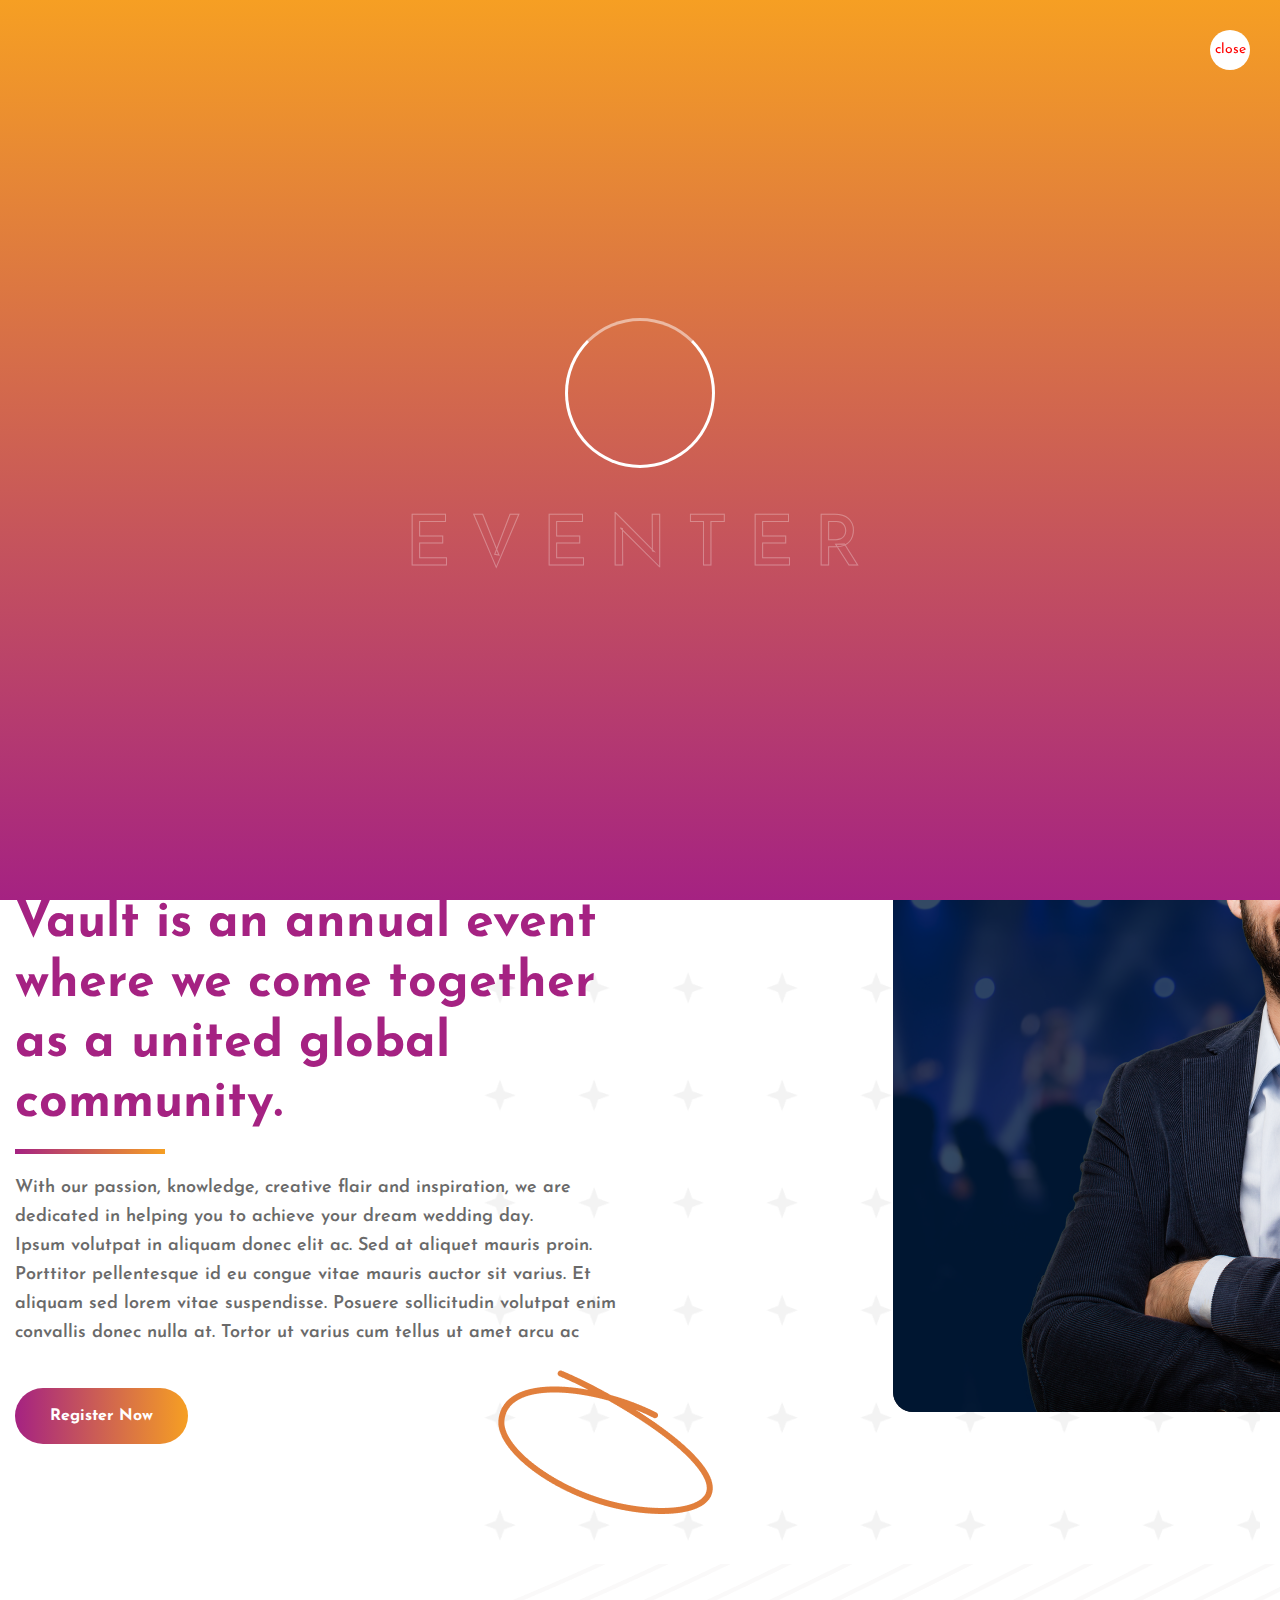
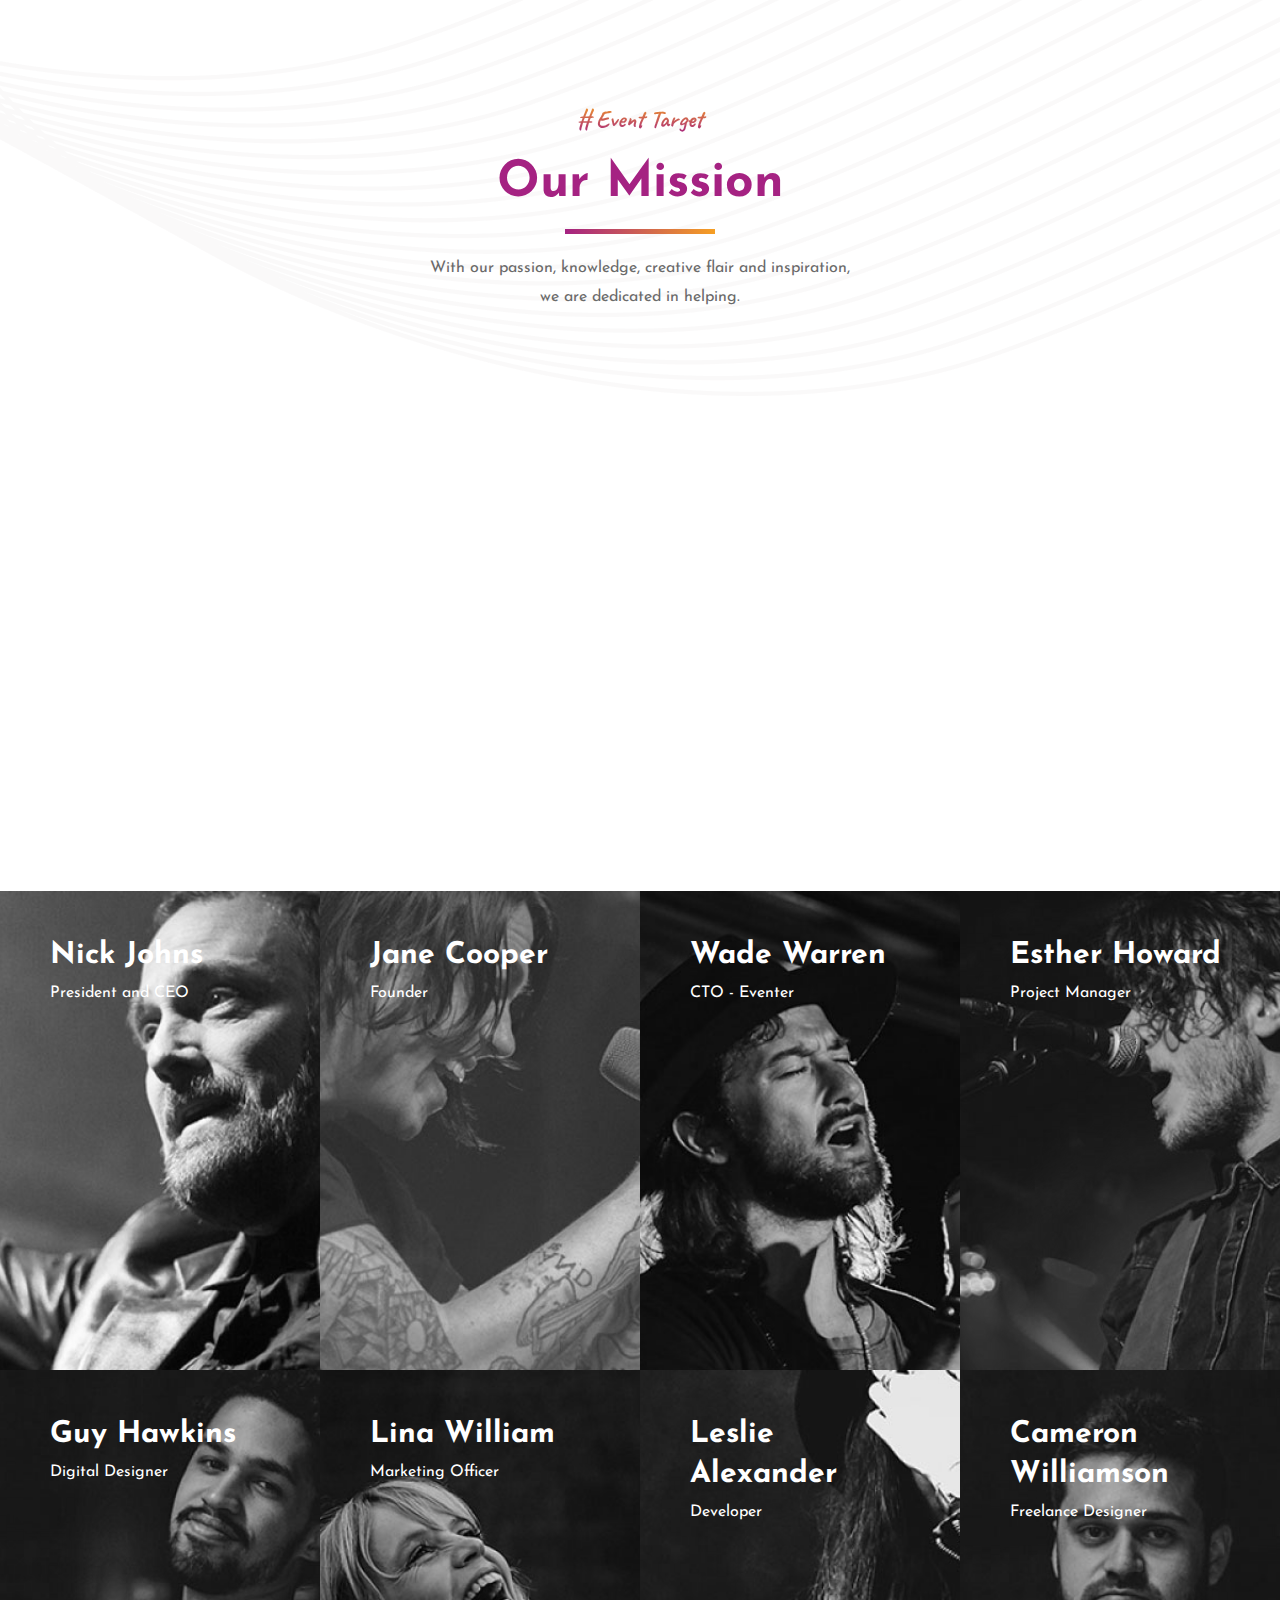
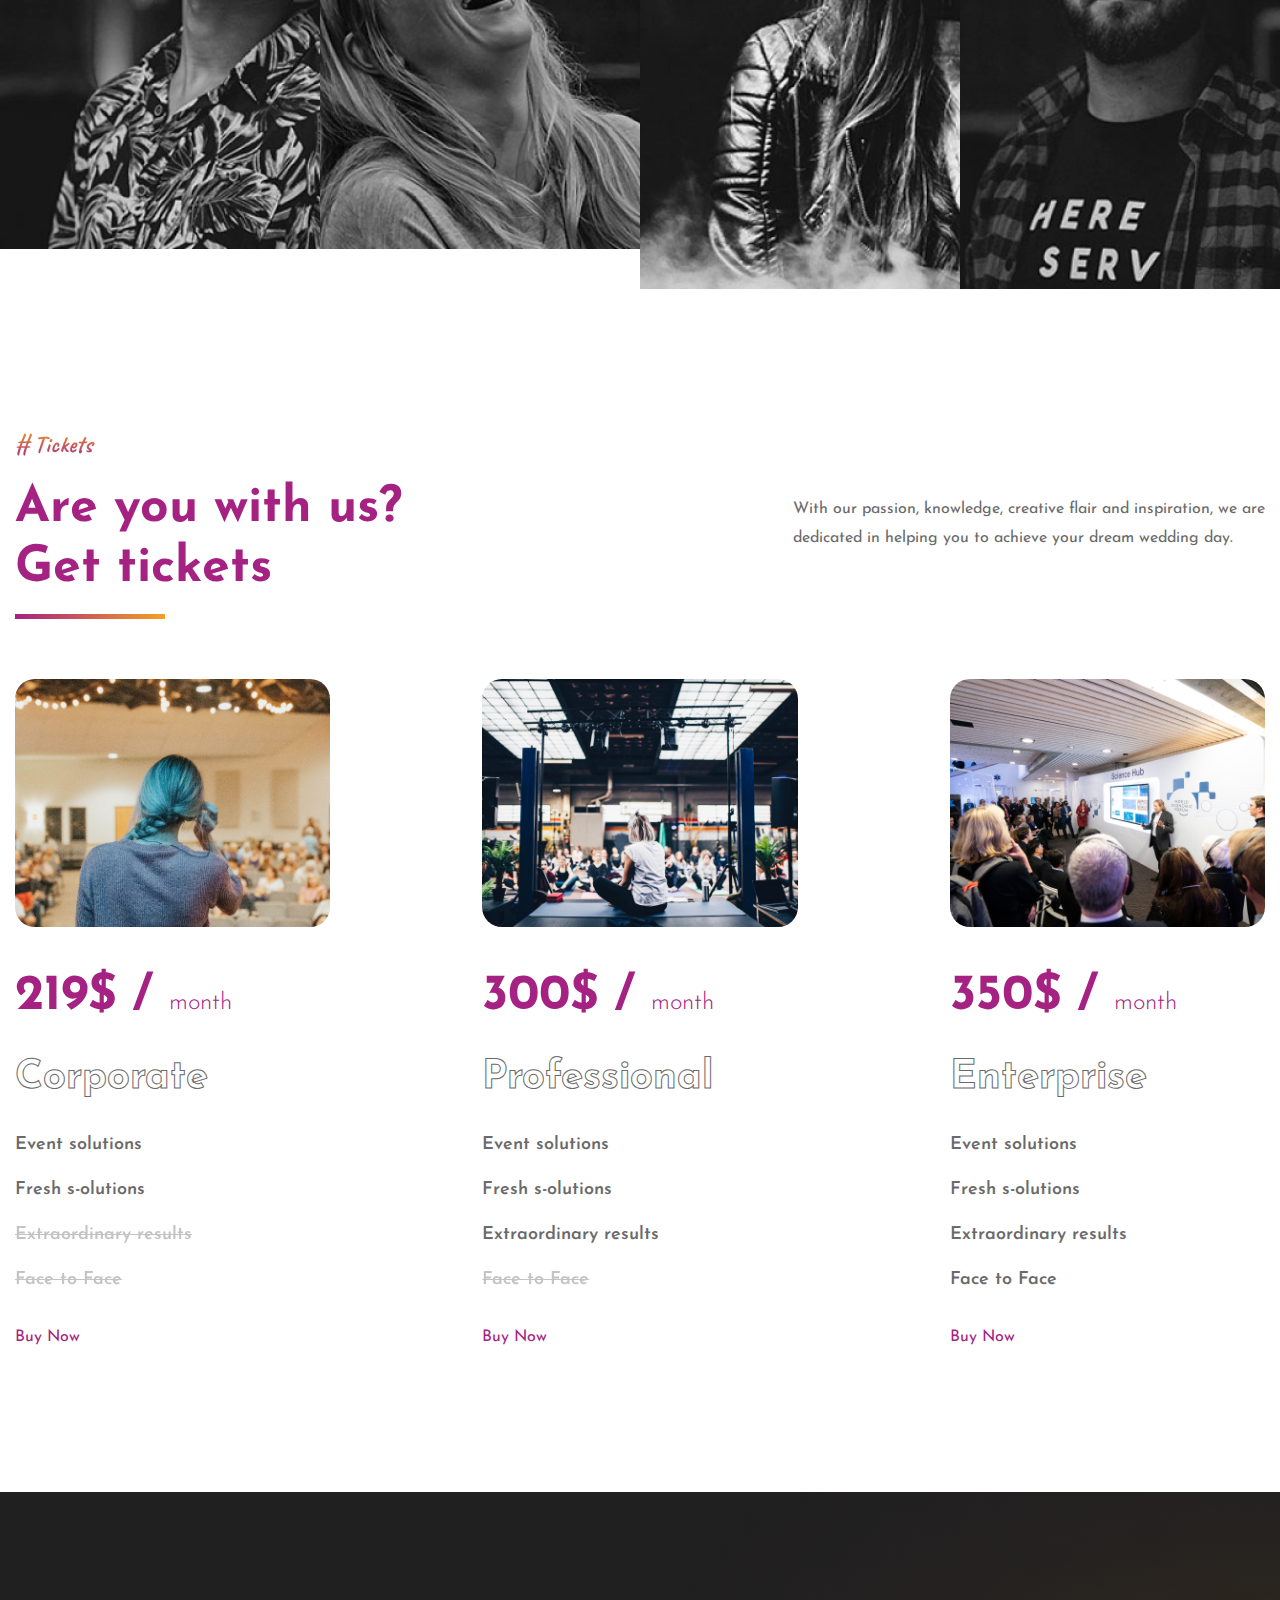
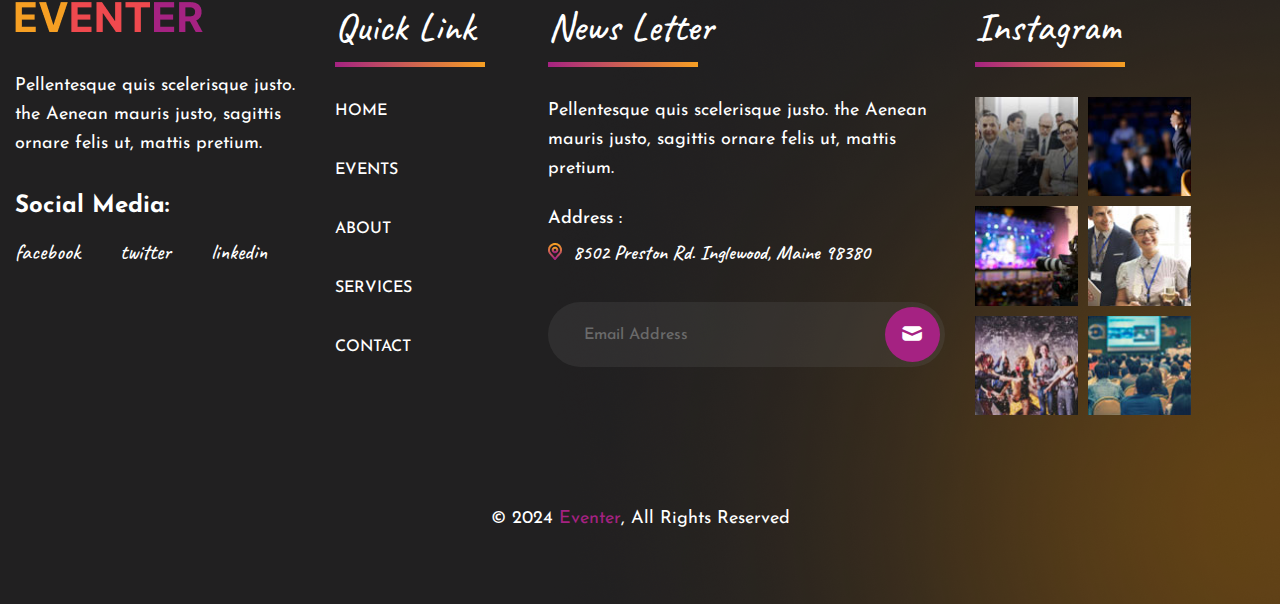
<file: about.html>
<!DOCTYPE html>
<html lang="en">
<head>
<meta charset="utf-8">
<meta http-equiv="X-UA-Compatible" content="IE=edge">
<meta name="viewport" content="width=device-width, initial-scale=1.0, maximum-scale=1.0, user-scalable=0">

<title>Eventer - HTML 5 Template Preview</title>

<!-- Fav Icon -->
<link rel="icon" href="assets/images/favicon.ico" type="image/x-icon">

<!-- Google Fonts -->
<link href="https://fonts.googleapis.com/css2?family=Caveat:wght@400;500;600;700&amp;display=swap" rel="stylesheet">
<link href="https://fonts.googleapis.com/css2?family=Josefin+Sans:ital,wght@0,100;0,200;0,300;0,400;0,500;0,600;0,700;1,100;1,200;1,300;1,400;1,500;1,600;1,700&amp;display=swap" rel="stylesheet">

<!-- Stylesheets -->
<link href="assets/css/font-awesome-all.css" rel="stylesheet">
<link href="assets/css/flaticon.css" rel="stylesheet">
<link href="assets/css/owl.css" rel="stylesheet">
<link href="assets/css/bootstrap.css" rel="stylesheet">
<link href="assets/css/jquery.fancybox.min.css" rel="stylesheet">
<link href="assets/css/animate.css" rel="stylesheet">
<link href="assets/css/nice-select.css" rel="stylesheet">
<link href="assets/css/elpath.css" rel="stylesheet">
<link href="assets/css/color.css" id="jssDefault" rel="stylesheet">
<link href="assets/css/rtl.css" rel="stylesheet">
<link href="assets/css/style.css" rel="stylesheet">
<link href="assets/css/module-css/page-title.css" rel="stylesheet">
<link href="assets/css/module-css/about.css" rel="stylesheet">
<link href="assets/css/module-css/mission.css" rel="stylesheet">
<link href="assets/css/module-css/team.css" rel="stylesheet">
<link href="assets/css/module-css/pricing.css" rel="stylesheet">
<link href="assets/css/responsive.css" rel="stylesheet">

</head>


<!-- page wrapper -->
<body>

    <div class="boxed_wrapper ltr">


        <!-- preloader -->
        <div class="loader-wrap">
            <div class="preloader">
                <div class="preloader-close">close</div>
                <div id="handle-preloader" class="handle-preloader">
                    <div class="animation-preloader">
                        <div class="spinner"></div>
                        <div class="txt-loading">
                            <span data-text-preloader="e" class="letters-loading">
                                e
                            </span>
                            <span data-text-preloader="v" class="letters-loading">
                                v
                            </span>
                            <span data-text-preloader="e" class="letters-loading">
                                e
                            </span>
                            <span data-text-preloader="n" class="letters-loading">
                                n
                            </span>
                            <span data-text-preloader="t" class="letters-loading">
                                t
                            </span>
                            <span data-text-preloader="e" class="letters-loading">
                                e
                            </span>
                            <span data-text-preloader="r" class="letters-loading">
                                r
                            </span>
                        </div>
                    </div>   
                </div>
            </div>
        </div>
        <!-- preloader end -->


        <!-- page-direction -->
        <div class="page_direction">
            <div class="demo-rtl direction_switch"><button class="rtl">RTL</button></div>
            <div class="demo-ltr direction_switch"><button class="ltr">LTR</button></div>
        </div>
        <!-- page-direction end -->


        <!-- main header -->
        <header class="main-header header-style-two">
            <!-- header-lower -->
            <div class="header-lower">
                <div class="auto-container">
                    <div class="outer-box">
                        <figure class="logo-box"><a href="index.html"><img src="assets/images/logo.png" alt=""></a></figure>
                        <div class="menu-area">
                            <!--Mobile Navigation Toggler-->
                            <div class="mobile-nav-toggler">
                                <i class="icon-bar"></i>
                                <i class="icon-bar"></i>
                                <i class="icon-bar"></i>
                            </div>
                            <nav class="main-menu navbar-expand-md navbar-light clearfix">
                                <div class="collapse navbar-collapse show clearfix" id="navbarSupportedContent">
                                    <ul class="navigation clearfix">
                                        <li class="dropdown"><a href="#">Home</a>
                                            <ul>
                                                <li><a href="index.html">Home One</a></li>
                                                <li><a href="index-2.html">Home Two</a></li>
                                                <li><a href="index-3.html">Home Three</a></li>
                                                <li><a href="index-4.html">Home Four</a></li>
                                                <li><a href="index-onepage.html">OnePage Home</a></li>
                                                <li class="dropdown"><a href="#">Header Style</a>
                                                    <ul>
                                                        <li><a href="index.html">Header Style One</a></li>
                                                        <li><a href="index-3.html">Header Style Two</a></li>
                                                    </ul>
                                                </li>
                                            </ul>
                                        </li> 
                                        <li class="dropdown"><a href="#">Events</a>
                                            <ul>
                                                <li><a href="event.html">Events Schedule</a></li>
                                                <li><a href="event-details.html">Event Details</a></li>
                                            </ul>
                                        </li>
                                        <li class="current dropdown"><a href="#">Pages</a>
                                            <ul>
                                                <li class="dropdown"><a href="#">Gallery</a>
                                                    <ul>
                                                        <li><a href="gallery.html">Events Gallery</a></li>
                                                        <li><a href="gallery-2.html">Events Gallery With Text</a></li>
                                                    </ul>
                                                </li>
                                                <li class="dropdown"><a href="#">Speckers</a>
                                                    <ul>
                                                        <li><a href="specker.html">Event Speckers</a></li>
                                                        <li><a href="specker-details.html">Specker Details</a></li>
                                                    </ul>
                                                </li>
                                                <li><a href="about.html">About Event</a></li>
                                                <li><a href="partner.html">Our Partners</a></li>
                                                <li><a href="faq.html">Support & FAQ</a></li>
                                                <li><a href="venue.html">Venue</a></li>
                                                <li><a href="hotel.html">Hotel Room</a></li>
                                                <li><a href="pricing.html">Pricing</a></li>
                                                <li><a href="search.html">Search Not found</a></li>
                                                <li><a href="error.html">404</a></li>
                                            </ul>
                                        </li> 
                                        <li class="dropdown"><a href="#">Blog</a>
                                            <ul>
                                                <li><a href="blog.html">Blog Grid</a></li>
                                                <li><a href="blog-2.html">Blog Standard</a></li>
                                                <li><a href="blog-details.html">Blog Details</a></li>
                                            </ul>
                                        </li>
                                        <li><a href="contact.html">Contact</a></li> 
                                    </ul>
                                </div>
                            </nav>
                        </div>
                        <div class="menu-right-content">
                            <div class="btn-box mr_40"><a href="index-2.html" class="theme-btn btn-one">Purchase Ticket</a></div>
                            <ul class="social-links">
                                <li><a href="index-2.html"><i class="fab fa-facebook-f"></i></a></li>
                                <li><a href="index-2.html"><i class="fab fa-twitter"></i></a></li>
                                <li><a href="index-2.html"><i class="fab fa-linkedin-in"></i></a></li>
                            </ul>
                        </div>
                    </div>
                </div>
            </div>

            <!--sticky Header-->
            <div class="sticky-header">
                <div class="auto-container">
                    <div class="outer-box">
                        <div class="logo-box">
                            <figure class="logo"><a href="index.html"><img src="assets/images/logo.png" alt=""></a></figure>
                        </div>
                        <div class="menu-area">
                            <nav class="main-menu clearfix">
                                <!--Keep This Empty / Menu will come through Javascript-->
                            </nav>
                        </div>
                        <div class="menu-right-content">
                            <div class="btn-box mr_40"><a href="index-2.html" class="theme-btn btn-one">Purchase Ticket</a></div>
                            <ul class="social-links">
                                <li><a href="index-2.html"><i class="fab fa-facebook-f"></i></a></li>
                                <li><a href="index-2.html"><i class="fab fa-twitter"></i></a></li>
                                <li><a href="index-2.html"><i class="fab fa-linkedin-in"></i></a></li>
                            </ul>
                        </div>
                    </div>
                </div>
            </div>
        </header>
        <!-- main-header end -->


        <!-- Mobile Menu  -->
        <div class="mobile-menu">
            <div class="menu-backdrop"></div>
            <div class="close-btn"><i class="fas fa-times"></i></div>
            
            <nav class="menu-box">
                <div class="nav-logo"><a href="index.html"><img src="assets/images/logo-2.png" alt="" title=""></a></div>
                <div class="menu-outer"><!--Here Menu Will Come Automatically Via Javascript / Same Menu as in Header--></div>
                <div class="contact-info">
                    <h4>Contact Info</h4>
                    <ul>
                        <li>Chicago 12, Melborne City, USA</li>
                        <li><a href="tel:+8801682648101">+88 01682648101</a></li>
                        <li><a href="mailto:info@example.com">info@example.com</a></li>
                    </ul>
                </div>
                <div class="social-links">
                    <ul class="clearfix">
                        <li><a href="index.html"><span class="fab fa-twitter"></span></a></li>
                        <li><a href="index.html"><span class="fab fa-facebook-square"></span></a></li>
                        <li><a href="index.html"><span class="fab fa-pinterest-p"></span></a></li>
                        <li><a href="index.html"><span class="fab fa-instagram"></span></a></li>
                        <li><a href="index.html"><span class="fab fa-youtube"></span></a></li>
                    </ul>
                </div>
            </nav>
        </div><!-- End Mobile Menu -->


        <!-- page-title -->
        <section class="page-title">
            <div class="bg-layer" style="background-image: url(assets/images/background/page-title-4.jpg);"></div>
            <div class="pattern-layer">
                <div class="pattern-1" style="background-image: url(assets/images/shape/shape-36.png);"></div>
                <div class="pattern-2" style="background-image: url(assets/images/shape/shape-47.png);"></div>
            </div>
            <div class="auto-container">
                <div class="content-box">
                    <ul class="bread-crumb clearfix mb_20">
                        <li><a href="index.html"># Home</a></li>
                        <li>&nbsp;-&nbsp;</li>
                        <li>About Event</li>
                    </ul>
                    <h1>About Event</h1>
                </div>
            </div>
        </section>
        <!-- page-title end -->


        <!-- about-style-two -->
        <section class="about-style-two pt_200 pb_120">
            <div class="pattern-layer">
                <div class="pattern-1" style="background-image: url(assets/images/shape/shape-32.png);"></div>
                <div class="pattern-2" style="background-image: url(assets/images/shape/shape-33.png);"></div>
            </div>
            <div class="auto-container">
                <div class="row align-items-center">
                    <div class="col-lg-6 col-md-12 col-sm-12 content-column">
                        <div class="content-box">
                            <div class="sec-title mb_20">
                                <span class="sub-title"># About The Events</span>
                                <h2>Vault is an annual event where we come together as a united global community.</h2>
                            </div>
                            <div class="text-box">
                                <p>With our passion, knowledge, creative flair and inspiration, we are dedicated in helping you to achieve your dream wedding day. <br />Ipsum volutpat in aliquam donec elit ac. Sed at aliquet mauris proin. Porttitor pellentesque id eu congue vitae mauris auctor sit varius. Et aliquam sed lorem vitae suspendisse. Posuere sollicitudin volutpat enim convallis donec nulla at. Tortor ut varius cum tellus ut amet arcu ac</p>
                                <a href="index-2.html" class="theme-btn btn-one">Register Now</a>
                            </div>
                        </div>
                    </div>
                    <div class="col-lg-6 col-md-12 col-sm-12 image-column">
                        <div class="image-box">
                            <figure class="image image-1"><img src="assets/images/resource/about-4.jpg" alt=""></figure>
                            <figure class="image image-2"><img src="assets/images/resource/about-1.png" alt=""></figure>
                        </div>
                    </div>
                </div>
            </div>
        </section>
        <!-- about-style-two end -->


        <!-- mission-section -->
        <section class="mission-section pt_140 pb_110 centred">
            <div class="pattern-layer" style="background-image: url(assets/images/shape/shape-11.png);"></div>
            <div class="auto-container">
                <div class="title-inner mb_60">
                    <div class="sec-title centred mb_20">
                        <span class="sub-title"># Event Target</span>
                        <h2>Our Mission</h2>
                    </div>
                    <p>With our passion, knowledge, creative flair and inspiration, <br />we are dedicated in helping.</p>
                </div>
                <div class="row clearfix">
                    <div class="col-lg-4 col-md-6 col-sm-12 mission-block">
                        <div class="mission-block-one wow fadeInUp animated" data-wow-delay="00ms" data-wow-duration="1500ms">
                            <div class="inner-box">
                                <div class="icon-box"><img src="assets/images/icons/icon-2.png" alt=""></div>
                                <h3><a href="index.html">Day Long Meetup</a></h3>
                                <p>At QOKO Events, we know that your lighting choices can make or break your event.</p>
                                <div class="link"><a href="index.html">Read More</a></div>
                            </div>
                        </div>
                    </div>
                    <div class="col-lg-4 col-md-6 col-sm-12 mission-block">
                        <div class="mission-block-one wow fadeInUp animated" data-wow-delay="300ms" data-wow-duration="1500ms">
                            <div class="inner-box">
                                <div class="icon-box"><img src="assets/images/icons/icon-3.png" alt=""></div>
                                <h3><a href="index.html">Meet The Leaders</a></h3>
                                <p>At QOKO Events, we know that your lighting choices can make or break your event.</p>
                                <div class="link"><a href="index.html">Read More</a></div>
                            </div>
                        </div>
                    </div>
                    <div class="col-lg-4 col-md-6 col-sm-12 mission-block">
                        <div class="mission-block-one wow fadeInUp animated" data-wow-delay="600ms" data-wow-duration="1500ms">
                            <div class="inner-box">
                                <div class="icon-box"><img src="assets/images/icons/icon-4.png" alt=""></div>
                                <h3><a href="index.html">Ask Questions</a></h3>
                                <p>At QOKO Events, we know that your lighting choices can make or break your event.</p>
                                <div class="link"><a href="index.html">Read More</a></div>
                            </div>
                        </div>
                    </div>
                </div>
            </div>
        </section>
        <!-- mission-section end -->


        <!-- team-section -->
        <section class="team-section">
            <div class="outer-container clearfix">
                <div class="team-block-one">
                    <div class="inner-box">
                        <div class="bg-layer" style="background-image: url(assets/images/team/team-1.jpg);"></div>
                        <div class="content-box">
                            <h3><a href="index.html">Nick Johns</a></h3>
                            <span class="designation">President and CEO</span>
                            <p>Nulla in mattis arcu ultrices suspendisse sed amet pulvinarert aliquam.</p>
                        </div>
                        <ul class="social-links clearfix">
                            <li><a href="index.html">facebook</a></li>
                            <li><a href="index.html">twitter</a></li>
                            <li><a href="index.html">linkedin</a></li>
                        </ul>
                    </div>
                </div>
                <div class="team-block-one">
                    <div class="inner-box">
                        <div class="bg-layer" style="background-image: url(assets/images/team/team-2.jpg);"></div>
                        <div class="content-box">
                            <h3><a href="index.html">Jane Cooper</a></h3>
                            <span class="designation">Founder</span>
                            <p>Nulla in mattis arcu ultrices suspendisse sed amet pulvinarert aliquam.</p>
                        </div>
                        <ul class="social-links clearfix">
                            <li><a href="index.html">facebook</a></li>
                            <li><a href="index.html">twitter</a></li>
                            <li><a href="index.html">linkedin</a></li>
                        </ul>
                    </div>
                </div>
                <div class="team-block-one">
                    <div class="inner-box">
                        <div class="bg-layer" style="background-image: url(assets/images/team/team-3.jpg);"></div>
                        <div class="content-box">
                            <h3><a href="index.html">Wade Warren</a></h3>
                            <span class="designation">CTO - Eventer</span>
                            <p>Nulla in mattis arcu ultrices suspendisse sed amet pulvinarert aliquam.</p>
                        </div>
                        <ul class="social-links clearfix">
                            <li><a href="index.html">facebook</a></li>
                            <li><a href="index.html">twitter</a></li>
                            <li><a href="index.html">linkedin</a></li>
                        </ul>
                    </div>
                </div>
                <div class="team-block-one">
                    <div class="inner-box">
                        <div class="bg-layer" style="background-image: url(assets/images/team/team-4.jpg);"></div>
                        <div class="content-box">
                            <h3><a href="index.html">Esther Howard</a></h3>
                            <span class="designation">Project Manager</span>
                            <p>Nulla in mattis arcu ultrices suspendisse sed amet pulvinarert aliquam.</p>
                        </div>
                        <ul class="social-links clearfix">
                            <li><a href="index.html">facebook</a></li>
                            <li><a href="index.html">twitter</a></li>
                            <li><a href="index.html">linkedin</a></li>
                        </ul>
                    </div>
                </div>
                <div class="team-block-one">
                    <div class="inner-box">
                        <div class="bg-layer" style="background-image: url(assets/images/team/team-5.jpg);"></div>
                        <div class="content-box">
                            <h3><a href="index.html">Guy Hawkins</a></h3>
                            <span class="designation">Digital Designer</span>
                            <p>Nulla in mattis arcu ultrices suspendisse sed amet pulvinarert aliquam.</p>
                        </div>
                        <ul class="social-links clearfix">
                            <li><a href="index.html">facebook</a></li>
                            <li><a href="index.html">twitter</a></li>
                            <li><a href="index.html">linkedin</a></li>
                        </ul>
                    </div>
                </div>
                <div class="team-block-one">
                    <div class="inner-box">
                        <div class="bg-layer" style="background-image: url(assets/images/team/team-6.jpg);"></div>
                        <div class="content-box">
                            <h3><a href="index.html">Lina William</a></h3>
                            <span class="designation">Marketing Officer</span>
                            <p>Nulla in mattis arcu ultrices suspendisse sed amet pulvinarert aliquam.</p>
                        </div>
                        <ul class="social-links clearfix">
                            <li><a href="index.html">facebook</a></li>
                            <li><a href="index.html">twitter</a></li>
                            <li><a href="index.html">linkedin</a></li>
                        </ul>
                    </div>
                </div>
                <div class="team-block-one">
                    <div class="inner-box">
                        <div class="bg-layer" style="background-image: url(assets/images/team/team-7.jpg);"></div>
                        <div class="content-box">
                            <h3><a href="index.html">Leslie Alexander</a></h3>
                            <span class="designation">Developer</span>
                            <p>Nulla in mattis arcu ultrices suspendisse sed amet pulvinarert aliquam.</p>
                        </div>
                        <ul class="social-links clearfix">
                            <li><a href="index.html">facebook</a></li>
                            <li><a href="index.html">twitter</a></li>
                            <li><a href="index.html">linkedin</a></li>
                        </ul>
                    </div>
                </div>
                <div class="team-block-one">
                    <div class="inner-box">
                        <div class="bg-layer" style="background-image: url(assets/images/team/team-8.jpg);"></div>
                        <div class="content-box">
                            <h3><a href="index.html">Cameron Williamson</a></h3>
                            <span class="designation">Freelance Designer</span>
                            <p>Nulla in mattis arcu ultrices suspendisse sed amet pulvinarert aliquam.</p>
                        </div>
                        <ul class="social-links clearfix">
                            <li><a href="index.html">facebook</a></li>
                            <li><a href="index.html">twitter</a></li>
                            <li><a href="index.html">linkedin</a></li>
                        </ul>
                    </div>
                </div>
            </div>
        </section>
        <!-- team-section end -->


        <!-- pricing-section -->
        <section class="pricing-section pt_140 pb_110">
            <div class="auto-container">
                <div class="title-inner mb_60">
                    <div class="sec-title">
                        <span class="sub-title"># Tickets</span>
                        <h2>Are you with us? <br />Get tickets</h2>
                    </div>
                    <p>With our passion, knowledge, creative flair and inspiration, we are <br />dedicated in helping you to achieve your dream wedding day.</p>
                </div>
                <div class="content-inner">
                    <div class="row clearfix">
                        <div class="col-lg-4 col-md-6 col-sm-12 pricing-block">
                            <div class="pricing-block-one">
                                <div class="pricing-table">
                                    <figure class="image-box"><img src="assets/images/resource/pricing-1.jpg" alt=""></figure>
                                    <h2>219$ / <span>month</span></h2>
                                    <h3>Corporate</h3>
                                    <ul class="feature-list clearfix mb_20">
                                        <li>Event solutions</li>
                                        <li>Fresh s-olutions</li>
                                        <li><del>Extraordinary results</del></li>
                                        <li><del>Face to Face</del></li>
                                    </ul>
                                    <div class="link"><a href="index-3.html">Buy Now</a></div>
                                </div>
                            </div>
                        </div>
                        <div class="col-lg-4 col-md-6 col-sm-12 pricing-block">
                            <div class="pricing-block-one">
                                <div class="pricing-table">
                                    <figure class="image-box"><img src="assets/images/resource/pricing-2.jpg" alt=""></figure>
                                    <h2>300$ / <span>month</span></h2>
                                    <h3>Professional</h3>
                                    <ul class="feature-list clearfix mb_20">
                                        <li>Event solutions</li>
                                        <li>Fresh s-olutions</li>
                                        <li>Extraordinary results</li>
                                        <li><del>Face to Face</del></li>
                                    </ul>
                                    <div class="link"><a href="index-3.html">Buy Now</a></div>
                                </div>
                            </div>
                        </div>
                        <div class="col-lg-4 col-md-6 col-sm-12 pricing-block">
                            <div class="pricing-block-one">
                                <div class="pricing-table">
                                    <figure class="image-box"><img src="assets/images/resource/pricing-3.jpg" alt=""></figure>
                                    <h2>350$ / <span>month</span></h2>
                                    <h3>Enterprise</h3>
                                    <ul class="feature-list clearfix mb_20">
                                        <li>Event solutions</li>
                                        <li>Fresh s-olutions</li>
                                        <li>Extraordinary results</li>
                                        <li>Face to Face</li>
                                    </ul>
                                    <div class="link"><a href="index-3.html">Buy Now</a></div>
                                </div>
                            </div>
                        </div>
                    </div>
                </div>
            </div>
        </section>
        <!-- pricing-section end -->


        <!-- main-footer -->
        <footer class="main-footer">
            <div class="bg-layer" style="background-image: url(assets/images/background/footer-bg.jpg);"></div>
            <div class="pattern-layer" style="background-image: url(assets/images/shape/shape-22.png);"></div>
            <div class="widget-section">
                <div class="auto-container">
                    <div class="row clearfix">
                        <div class="col-lg-3 col-md-6 col-sm-12 footer-column">
                            <div class="footer-widget logo-widget">
                                <figure class="footer-logo"><a href="index.html"><img src="assets/images/logo-2.png" alt=""></a></figure>
                                <p>Pellentesque quis scelerisque justo. the Aenean mauris justo, sagittis ornare felis ut, mattis pretium.</p>
                                <h3>Social Media:</h3>
                                <ul class="social-links">
                                    <li><a href="index.html">facebook</a></li>
                                    <li><a href="index.html">twitter</a></li>
                                    <li><a href="index.html">linkedin</a></li>
                                </ul>
                            </div>
                        </div>
                        <div class="col-lg-2 col-md-6 col-sm-12 footer-column">
                            <div class="footer-widget links-widget">
                                <span class="title-text">Quick Link</span>
                                <div class="widget-content">
                                    <ul class="links-list clearfix">
                                        <li><a href="index.html">Home</a></li>
                                        <li><a href="event.html">Events</a></li>
                                        <li><a href="about.html">About</a></li>
                                        <li><a href="index.html">Services</a></li>
                                        <li><a href="contact.html">Contact</a></li>
                                    </ul>
                                </div>
                            </div>
                        </div>
                        <div class="col-lg-4 col-md-6 col-sm-12 footer-column">
                            <div class="footer-widget newsletter-widget">
                                <span class="title-text">News Letter</span>
                                <div class="widget-content">
                                    <p>Pellentesque quis scelerisque justo. the Aenean mauris justo, sagittis ornare felis ut, mattis pretium.</p>
                                    <div class="location-box mb_35">
                                        <h5>Address :</h5>
                                        <span><img src="assets/images/icons/icon-5.png" alt=""> 8502 Preston Rd. Inglewood, Maine 98380</span>
                                    </div>
                                    <div class="form-inner">
                                        <form method="post" action="https://azim.hostlin.com/Eventer/contact.html">
                                            <div class="form-group">
                                                <input type="email" name="email" placeholder="Email Address" required>
                                                <button type="submit"><i class="icon-12"></i></button>
                                            </div>
                                        </form>
                                    </div>
                                </div>
                            </div>
                        </div>
                        <div class="col-lg-3 col-md-6 col-sm-12 footer-column">
                            <div class="footer-widget instagram-widget">
                                <span class="title-text">Instagram</span>
                                <div class="widget-content">
                                    <ul class="image-list clearfix">
                                        <li>
                                            <figure class="image">
                                                <img src="assets/images/resource/footer-1.jpg" alt="">
                                                <a href="index.html"><i class="icon-13"></i></a>
                                            </figure>
                                        </li>
                                        <li>
                                            <figure class="image">
                                                <img src="assets/images/resource/footer-2.jpg" alt="">
                                                <a href="index.html"><i class="icon-13"></i></a>
                                            </figure>
                                        </li>
                                        <li>
                                            <figure class="image">
                                                <img src="assets/images/resource/footer-3.jpg" alt="">
                                                <a href="index.html"><i class="icon-13"></i></a>
                                            </figure>
                                        </li>
                                        <li>
                                            <figure class="image">
                                                <img src="assets/images/resource/footer-4.jpg" alt="">
                                                <a href="index.html"><i class="icon-13"></i></a>
                                            </figure>
                                        </li>
                                        <li>
                                            <figure class="image">
                                                <img src="assets/images/resource/footer-5.jpg" alt="">
                                                <a href="index.html"><i class="icon-13"></i></a>
                                            </figure>
                                        </li>
                                        <li>
                                            <figure class="image">
                                                <img src="assets/images/resource/footer-6.jpg" alt="">
                                                <a href="index.html"><i class="icon-13"></i></a>
                                            </figure>
                                        </li>
                                    </ul>
                                </div>
                            </div>
                        </div>
                    </div>
                </div>
            </div>
            <div class="footer-bottom centred">
                <div class="auto-container">
                    <div class="copyright"><p>&copy; 2024 <a href="index.html">Eventer</a>, All Rights Reserved</p></div>
                </div>
            </div>
        </footer>
        <!-- main-footer end -->


        <!--Scroll to top-->
        <div class="scroll-to-top">
            <div>
                <div class="scroll-top-inner">
                    <div class="scroll-bar">
                        <div class="bar-inner"></div>
                    </div>
                    <div class="scroll-bar-text">Go To Top</div>
                </div>
            </div>
        </div>
        <!-- Scroll to top end -->
        
    </div>


    <!-- jequery plugins -->
    <script src="assets/js/jquery.js"></script>
    <script src="assets/js/bootstrap.min.js"></script>
    <script src="assets/js/owl.js"></script>
    <script src="assets/js/wow.js"></script>
    <script src="assets/js/jquery.fancybox.js"></script>
    <script src="assets/js/appear.js"></script>
    <script src="assets/js/isotope.js"></script>
    <script src="assets/js/jquery.nice-select.min.js"></script>
    <script src="assets/js/parallax-scroll.js"></script>
    <script src="assets/js/scrollbar.js"></script>

    <!-- main-js -->
    <script src="assets/js/script.js"></script>

</body><!-- End of .page_wrapper -->
</html>
</file>
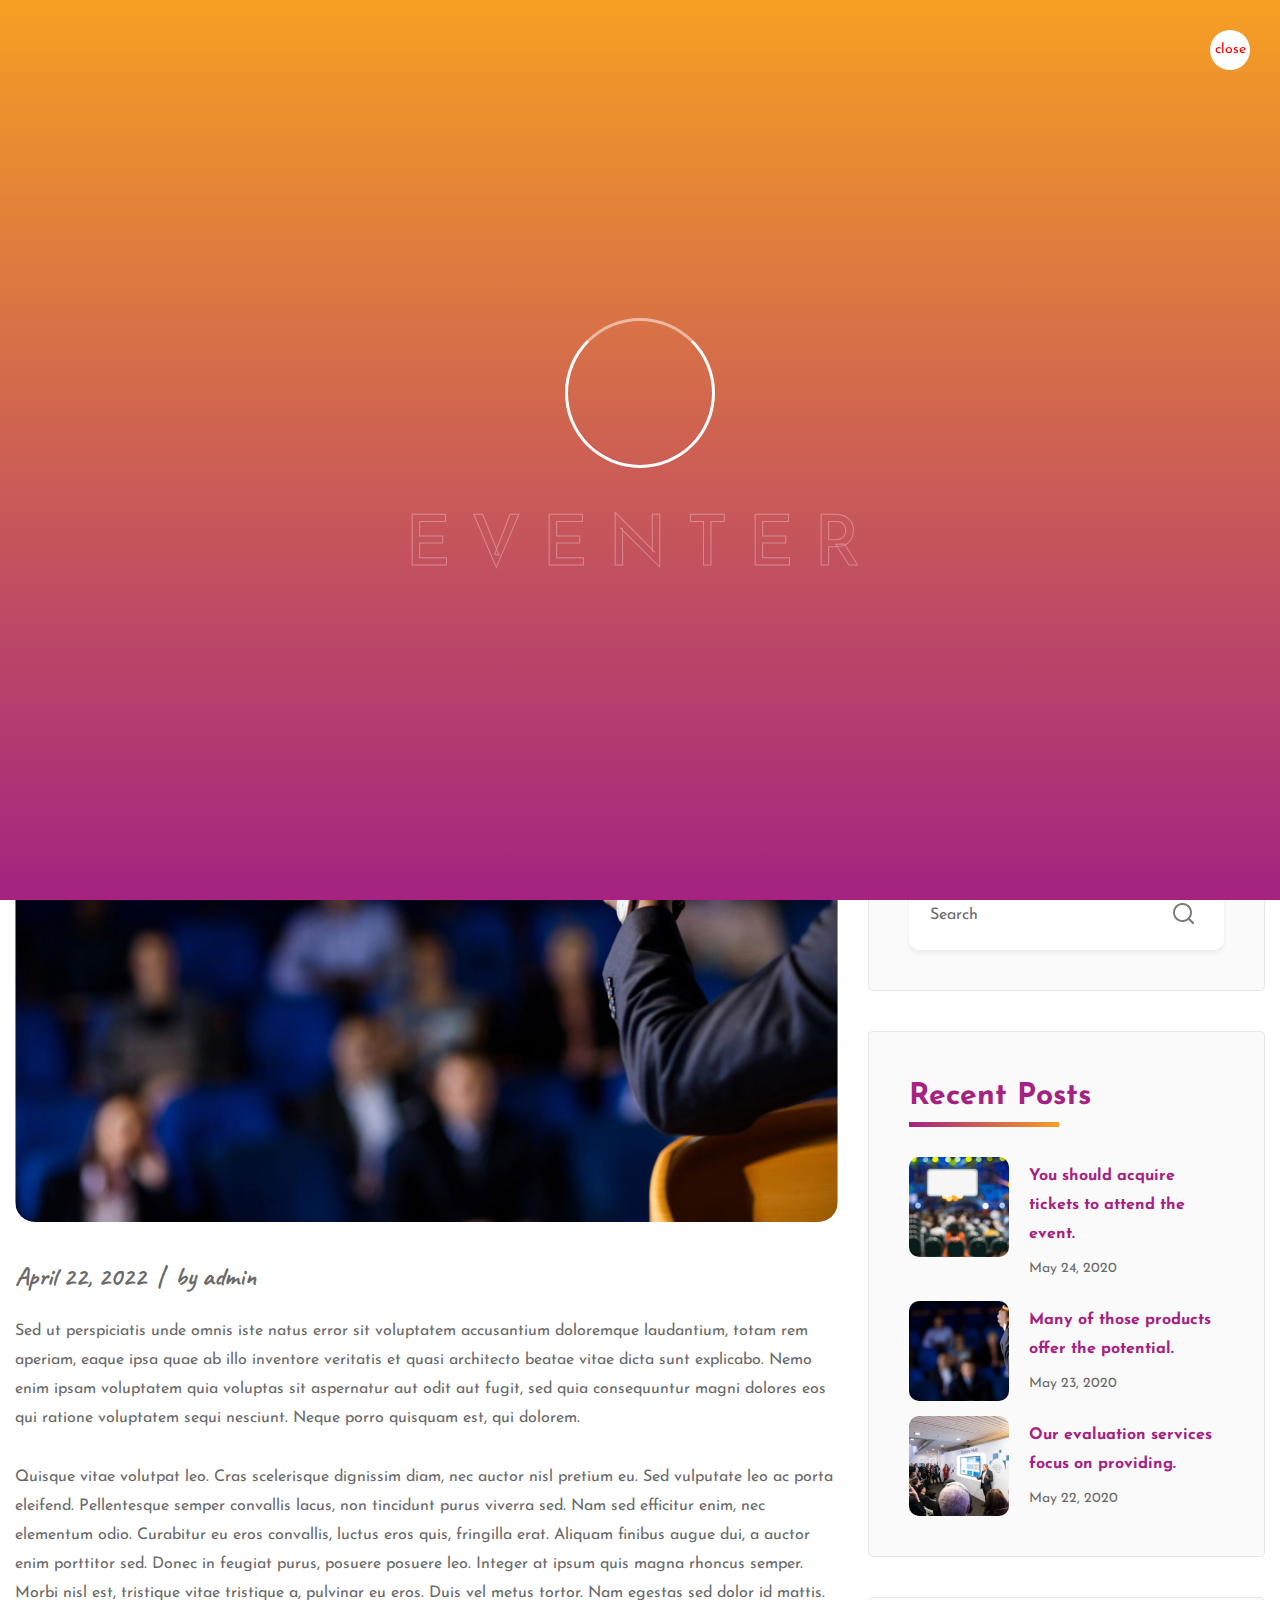
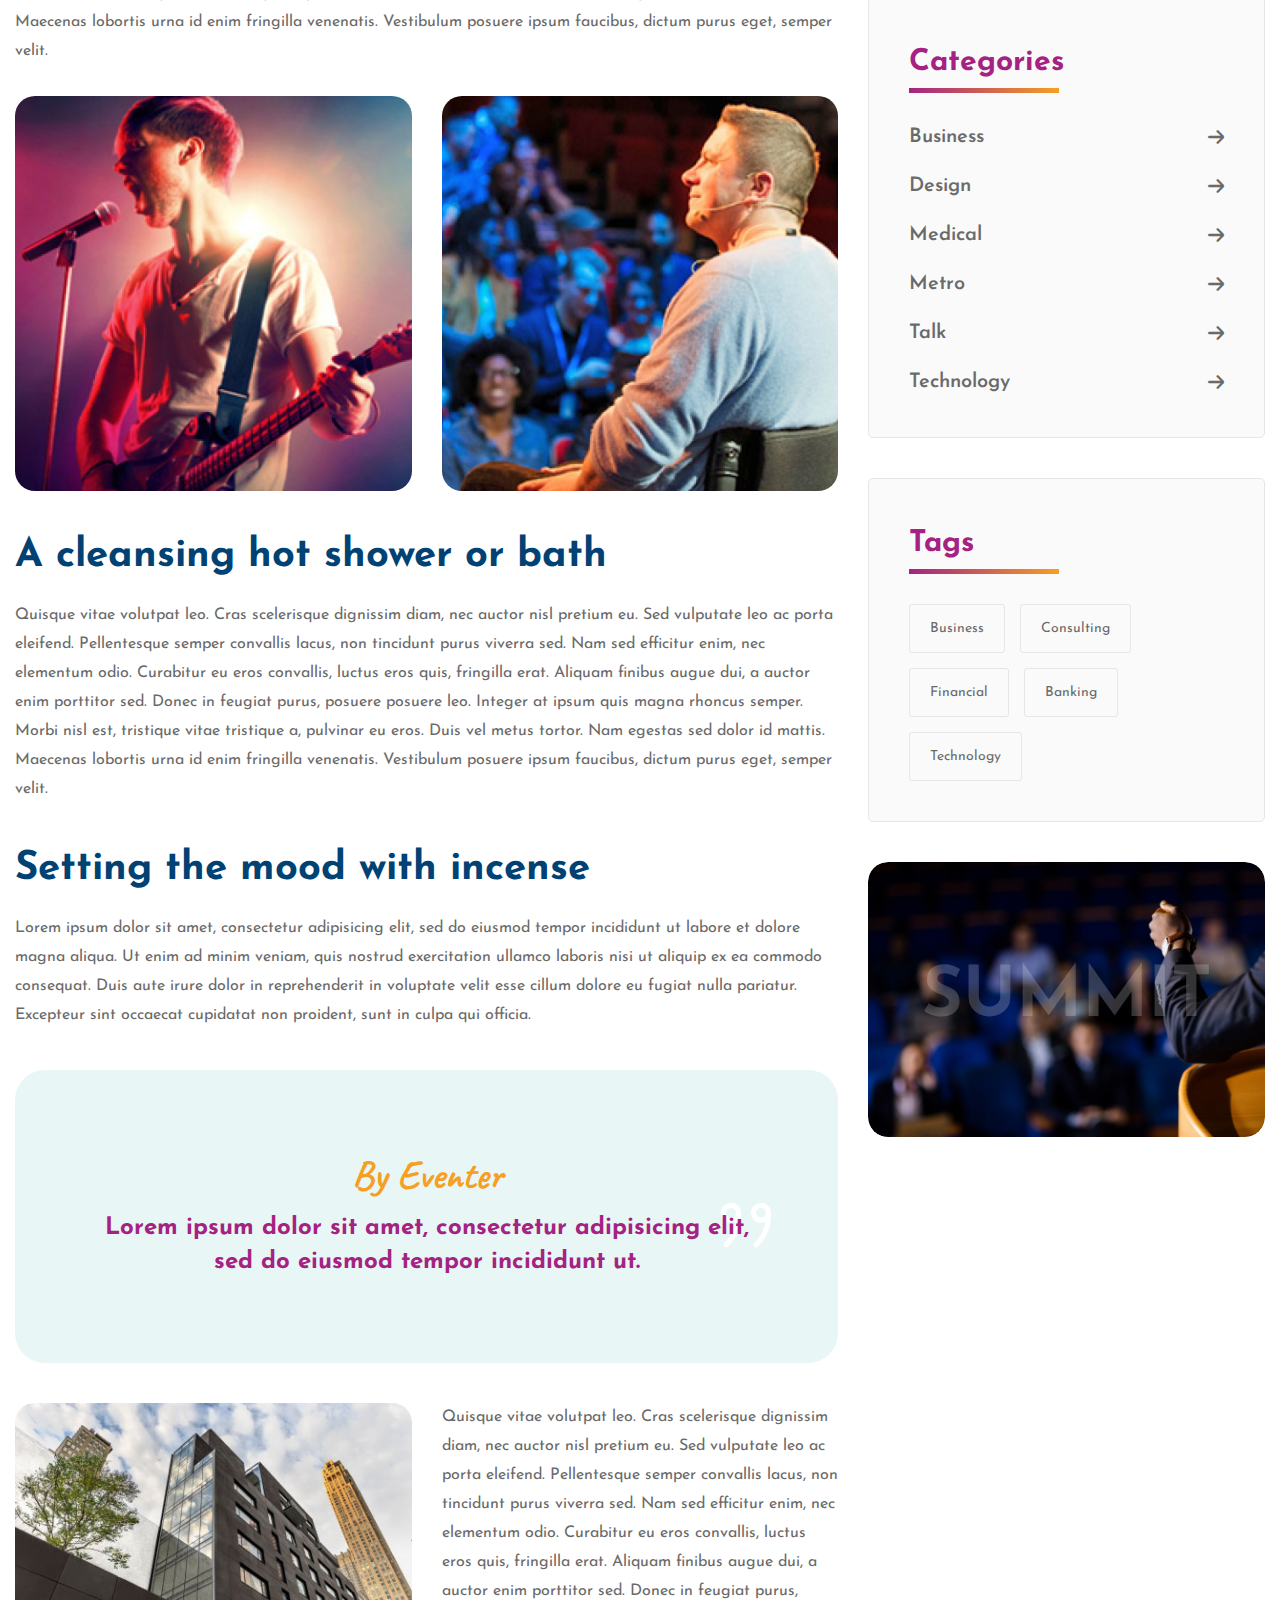
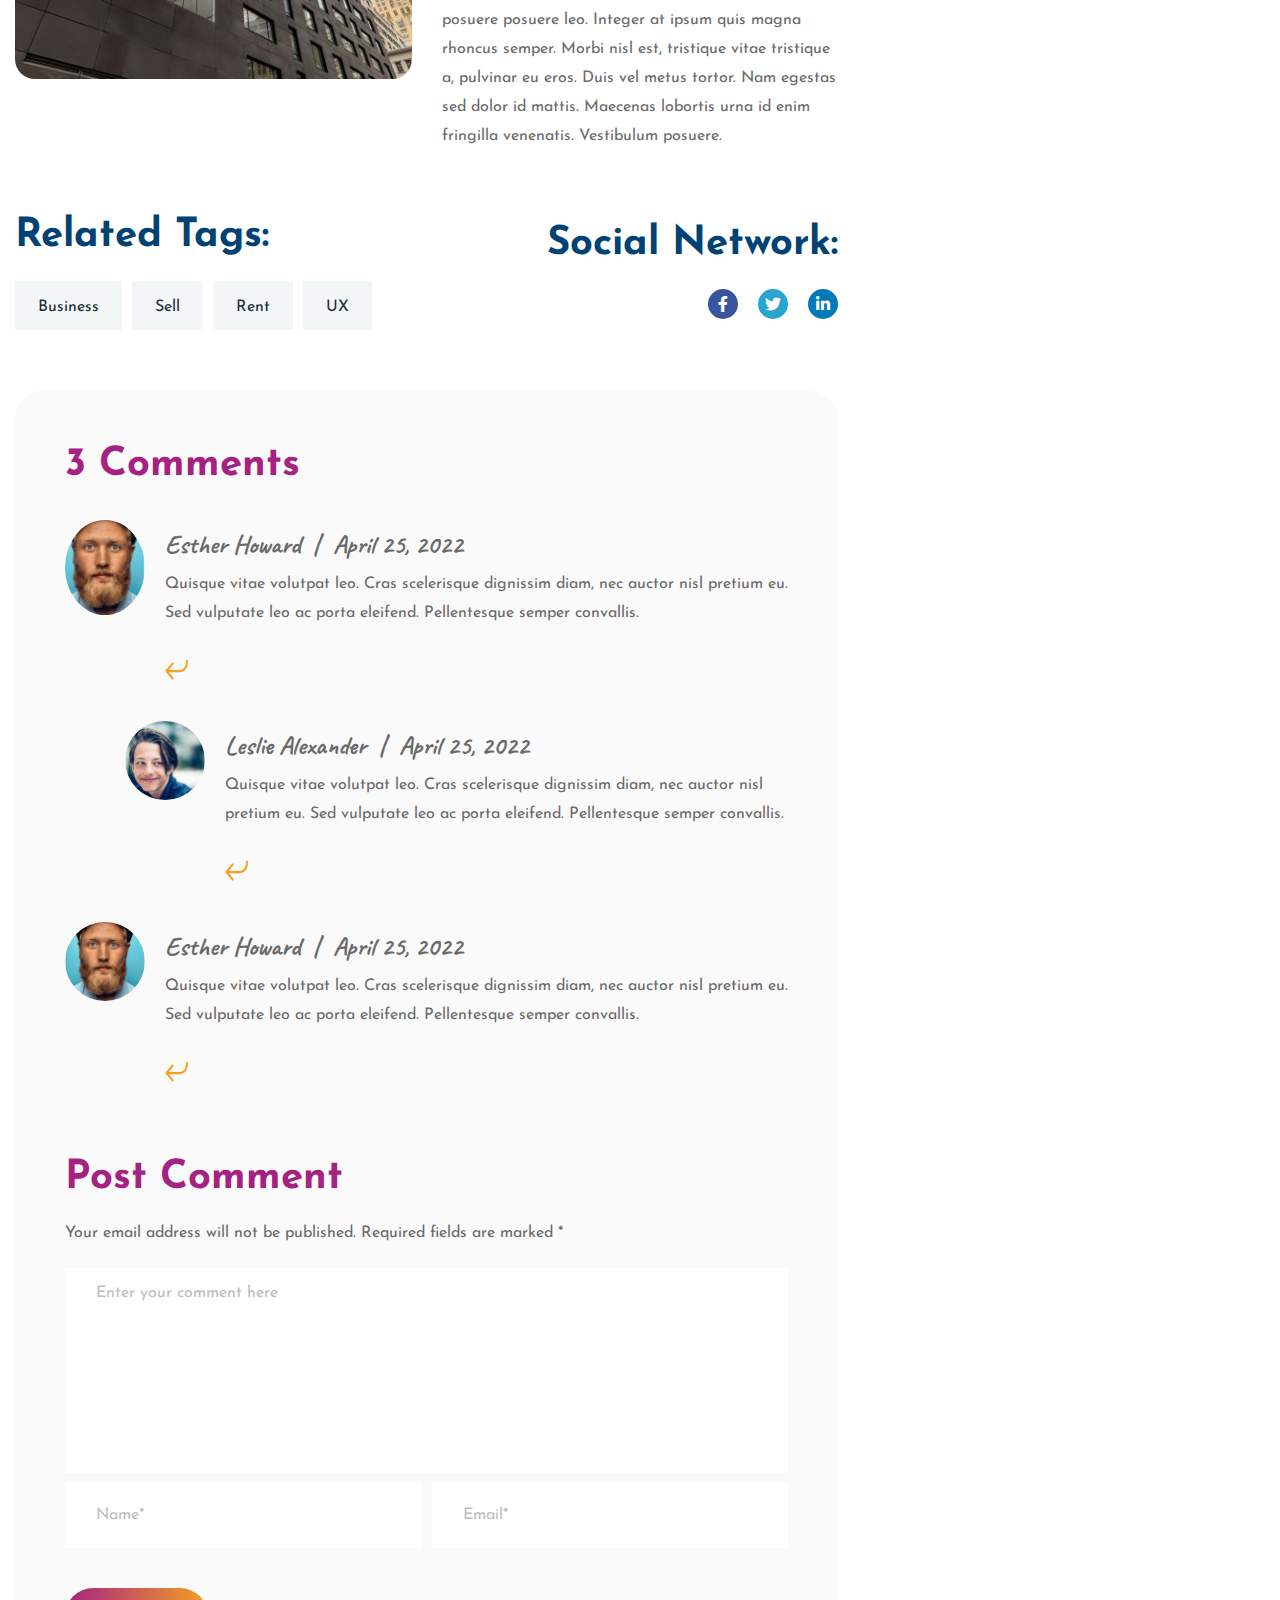
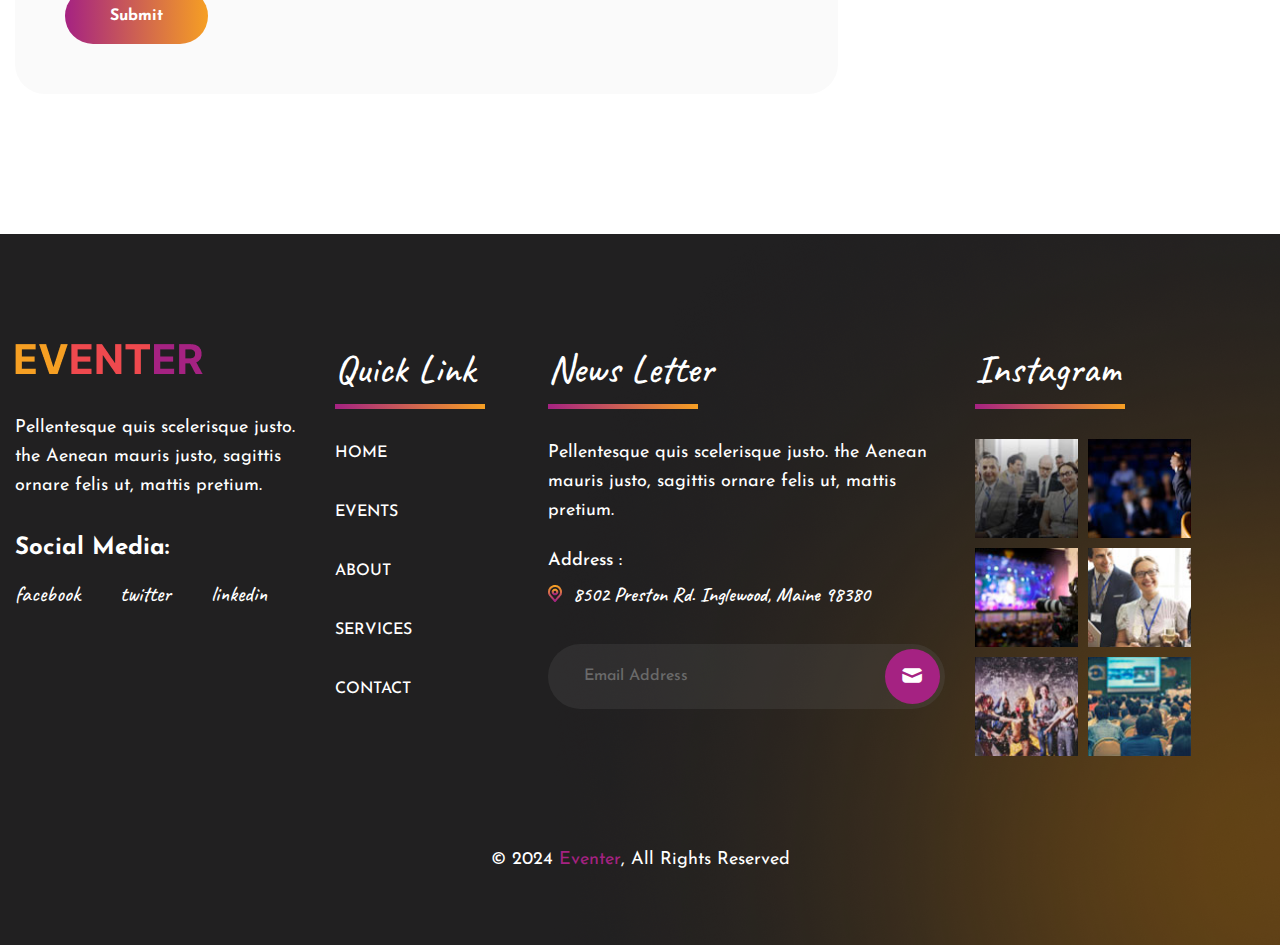
<file: blog-details.html>
<!DOCTYPE html>
<html lang="en">
<head>
<meta charset="utf-8">
<meta http-equiv="X-UA-Compatible" content="IE=edge">
<meta name="viewport" content="width=device-width, initial-scale=1.0, maximum-scale=1.0, user-scalable=0">

<title>Eventer - HTML 5 Template Preview</title>

<!-- Fav Icon -->
<link rel="icon" href="assets/images/favicon.ico" type="image/x-icon">

<!-- Google Fonts -->
<link href="https://fonts.googleapis.com/css2?family=Caveat:wght@400;500;600;700&amp;display=swap" rel="stylesheet">
<link href="https://fonts.googleapis.com/css2?family=Josefin+Sans:ital,wght@0,100;0,200;0,300;0,400;0,500;0,600;0,700;1,100;1,200;1,300;1,400;1,500;1,600;1,700&amp;display=swap" rel="stylesheet">

<!-- Stylesheets -->
<link href="assets/css/font-awesome-all.css" rel="stylesheet">
<link href="assets/css/flaticon.css" rel="stylesheet">
<link href="assets/css/owl.css" rel="stylesheet">
<link href="assets/css/bootstrap.css" rel="stylesheet">
<link href="assets/css/jquery.fancybox.min.css" rel="stylesheet">
<link href="assets/css/animate.css" rel="stylesheet">
<link href="assets/css/nice-select.css" rel="stylesheet">
<link href="assets/css/elpath.css" rel="stylesheet">
<link href="assets/css/color.css" id="jssDefault" rel="stylesheet">
<link href="assets/css/rtl.css" rel="stylesheet">
<link href="assets/css/style.css" rel="stylesheet">
<link href="assets/css/module-css/page-title.css" rel="stylesheet">
<link href="assets/css/module-css/news.css" rel="stylesheet">
<link href="assets/css/module-css/blog-details.css" rel="stylesheet">
<link href="assets/css/module-css/sidebar.css" rel="stylesheet">
<link href="assets/css/responsive.css" rel="stylesheet">

</head>


<!-- page wrapper -->
<body>

    <div class="boxed_wrapper ltr">


        <!-- preloader -->
        <div class="loader-wrap">
            <div class="preloader">
                <div class="preloader-close">close</div>
                <div id="handle-preloader" class="handle-preloader">
                    <div class="animation-preloader">
                        <div class="spinner"></div>
                        <div class="txt-loading">
                            <span data-text-preloader="e" class="letters-loading">
                                e
                            </span>
                            <span data-text-preloader="v" class="letters-loading">
                                v
                            </span>
                            <span data-text-preloader="e" class="letters-loading">
                                e
                            </span>
                            <span data-text-preloader="n" class="letters-loading">
                                n
                            </span>
                            <span data-text-preloader="t" class="letters-loading">
                                t
                            </span>
                            <span data-text-preloader="e" class="letters-loading">
                                e
                            </span>
                            <span data-text-preloader="r" class="letters-loading">
                                r
                            </span>
                        </div>
                    </div>   
                </div>
            </div>
        </div>
        <!-- preloader end -->


        <!-- page-direction -->
        <div class="page_direction">
            <div class="demo-rtl direction_switch"><button class="rtl">RTL</button></div>
            <div class="demo-ltr direction_switch"><button class="ltr">LTR</button></div>
        </div>
        <!-- page-direction end -->


        <!-- main header -->
        <header class="main-header header-style-two">
            <!-- header-lower -->
            <div class="header-lower">
                <div class="auto-container">
                    <div class="outer-box">
                        <figure class="logo-box"><a href="index.html"><img src="assets/images/logo.png" alt=""></a></figure>
                        <div class="menu-area">
                            <!--Mobile Navigation Toggler-->
                            <div class="mobile-nav-toggler">
                                <i class="icon-bar"></i>
                                <i class="icon-bar"></i>
                                <i class="icon-bar"></i>
                            </div>
                            <nav class="main-menu navbar-expand-md navbar-light clearfix">
                                <div class="collapse navbar-collapse show clearfix" id="navbarSupportedContent">
                                    <ul class="navigation clearfix">
                                        <li class="dropdown"><a href="#">Home</a>
                                            <ul>
                                                <li><a href="index.html">Home One</a></li>
                                                <li><a href="index-2.html">Home Two</a></li>
                                                <li><a href="index-3.html">Home Three</a></li>
                                                <li><a href="index-4.html">Home Four</a></li>
                                                <li><a href="index-onepage.html">OnePage Home</a></li>
                                                <li class="dropdown"><a href="#">Header Style</a>
                                                    <ul>
                                                        <li><a href="index.html">Header Style One</a></li>
                                                        <li><a href="index-3.html">Header Style Two</a></li>
                                                    </ul>
                                                </li>
                                            </ul>
                                        </li> 
                                        <li class="dropdown"><a href="#">Events</a>
                                            <ul>
                                                <li><a href="event.html">Events Schedule</a></li>
                                                <li><a href="event-details.html">Event Details</a></li>
                                            </ul>
                                        </li>
                                        <li class="dropdown"><a href="#">Pages</a>
                                            <ul>
                                                <li class="dropdown"><a href="#">Gallery</a>
                                                    <ul>
                                                        <li><a href="gallery.html">Events Gallery</a></li>
                                                        <li><a href="gallery-2.html">Events Gallery With Text</a></li>
                                                    </ul>
                                                </li>
                                                <li class="dropdown"><a href="#">Speckers</a>
                                                    <ul>
                                                        <li><a href="specker.html">Event Speckers</a></li>
                                                        <li><a href="specker-details.html">Specker Details</a></li>
                                                    </ul>
                                                </li>
                                                <li><a href="about.html">About Event</a></li>
                                                <li><a href="partner.html">Our Partners</a></li>
                                                <li><a href="faq.html">Support & FAQ</a></li>
                                                <li><a href="venue.html">Venue</a></li>
                                                <li><a href="hotel.html">Hotel Room</a></li>
                                                <li><a href="pricing.html">Pricing</a></li>
                                                <li><a href="search.html">Search Not found</a></li>
                                                <li><a href="error.html">404</a></li>
                                            </ul>
                                        </li> 
                                        <li class="current dropdown"><a href="#">Blog</a>
                                            <ul>
                                                <li><a href="blog.html">Blog Grid</a></li>
                                                <li><a href="blog-2.html">Blog Standard</a></li>
                                                <li><a href="blog-details.html">Blog Details</a></li>
                                            </ul>
                                        </li>
                                        <li><a href="contact.html">Contact</a></li> 
                                    </ul>
                                </div>
                            </nav>
                        </div>
                        <div class="menu-right-content">
                            <div class="btn-box mr_40"><a href="index-2.html" class="theme-btn btn-one">Purchase Ticket</a></div>
                            <ul class="social-links">
                                <li><a href="index-2.html"><i class="fab fa-facebook-f"></i></a></li>
                                <li><a href="index-2.html"><i class="fab fa-twitter"></i></a></li>
                                <li><a href="index-2.html"><i class="fab fa-linkedin-in"></i></a></li>
                            </ul>
                        </div>
                    </div>
                </div>
            </div>

            <!--sticky Header-->
            <div class="sticky-header">
                <div class="auto-container">
                    <div class="outer-box">
                        <div class="logo-box">
                            <figure class="logo"><a href="index.html"><img src="assets/images/logo.png" alt=""></a></figure>
                        </div>
                        <div class="menu-area">
                            <nav class="main-menu clearfix">
                                <!--Keep This Empty / Menu will come through Javascript-->
                            </nav>
                        </div>
                        <div class="menu-right-content">
                            <div class="btn-box mr_40"><a href="index-2.html" class="theme-btn btn-one">Purchase Ticket</a></div>
                            <ul class="social-links">
                                <li><a href="index-2.html"><i class="fab fa-facebook-f"></i></a></li>
                                <li><a href="index-2.html"><i class="fab fa-twitter"></i></a></li>
                                <li><a href="index-2.html"><i class="fab fa-linkedin-in"></i></a></li>
                            </ul>
                        </div>
                    </div>
                </div>
            </div>
        </header>
        <!-- main-header end -->


        <!-- Mobile Menu  -->
        <div class="mobile-menu">
            <div class="menu-backdrop"></div>
            <div class="close-btn"><i class="fas fa-times"></i></div>
            
            <nav class="menu-box">
                <div class="nav-logo"><a href="index.html"><img src="assets/images/logo-2.png" alt="" title=""></a></div>
                <div class="menu-outer"><!--Here Menu Will Come Automatically Via Javascript / Same Menu as in Header--></div>
                <div class="contact-info">
                    <h4>Contact Info</h4>
                    <ul>
                        <li>Chicago 12, Melborne City, USA</li>
                        <li><a href="tel:+8801682648101">+88 01682648101</a></li>
                        <li><a href="mailto:info@example.com">info@example.com</a></li>
                    </ul>
                </div>
                <div class="social-links">
                    <ul class="clearfix">
                        <li><a href="index.html"><span class="fab fa-twitter"></span></a></li>
                        <li><a href="index.html"><span class="fab fa-facebook-square"></span></a></li>
                        <li><a href="index.html"><span class="fab fa-pinterest-p"></span></a></li>
                        <li><a href="index.html"><span class="fab fa-instagram"></span></a></li>
                        <li><a href="index.html"><span class="fab fa-youtube"></span></a></li>
                    </ul>
                </div>
            </nav>
        </div><!-- End Mobile Menu -->


        <!-- page-title -->
        <section class="page-title">
            <div class="bg-layer" style="background-image: url(assets/images/background/page-title-7.jpg);"></div>
            <div class="pattern-layer">
                <div class="pattern-1" style="background-image: url(assets/images/shape/shape-36.png);"></div>
                <div class="pattern-2" style="background-image: url(assets/images/shape/shape-47.png);"></div>
            </div>
            <div class="auto-container">
                <div class="content-box">
                    <h1>Brooklyn Beta was the most important conferen best tristique</h1>
                </div>
            </div>
        </section>
        <!-- page-title end -->


        <!-- sidebar-page-container -->
        <section class="sidebar-page-container pt_140 pb_140">
            <div class="auto-container">
                <div class="row clearfix">
                    <div class="col-lg-8 col-md-12 col-sm-12 content-side">
                        <div class="blog-details-content">
                            <div class="news-block-one">
                                <div class="inner-box">
                                    <figure class="image-box"><img src="assets/images/news/news-7.jpg" alt=""></figure>
                                    <div class="lower-content">
                                        <ul class="info-list mb_15">
                                            <li>April 22, 2022</li>
                                            <li>|</li>
                                            <li><a href="blog-details.html">by admin</a></li>
                                        </ul>
                                        <p>Sed ut perspiciatis unde omnis iste natus error sit voluptatem accusantium doloremque laudantium, totam rem aperiam, eaque ipsa quae ab illo inventore veritatis et quasi architecto beatae vitae dicta sunt explicabo. Nemo enim ipsam voluptatem quia voluptas sit aspernatur aut odit aut fugit, sed quia consequuntur magni dolores eos qui ratione voluptatem sequi nesciunt. Neque porro quisquam est, qui dolorem.</p>
                                        <p>Quisque vitae volutpat leo. Cras scelerisque dignissim diam, nec auctor nisl pretium eu. Sed vulputate leo ac porta eleifend. Pellentesque semper convallis lacus, non tincidunt purus viverra sed. Nam sed efficitur enim, nec elementum odio. Curabitur eu eros convallis, luctus eros quis, fringilla erat. Aliquam finibus augue dui, a auctor enim porttitor sed. Donec in feugiat purus, posuere posuere leo. Integer at ipsum quis magna rhoncus semper. Morbi nisl est, tristique vitae tristique a, pulvinar eu eros. Duis vel metus tortor. Nam egestas sed dolor id mattis. Maecenas lobortis urna id enim fringilla venenatis. Vestibulum posuere ipsum faucibus, dictum purus eget, semper velit.</p>
                                    </div>
                                </div>
                            </div>
                            <div class="content-one">
                                <div class="image-box">
                                    <div class="row clearfix">
                                        <div class="col-lg-6 col-md-6 col-sm-12 image-column">
                                            <figure class="image"><img src="assets/images/news/news-10.jpg" alt=""></figure>
                                        </div>
                                        <div class="col-lg-6 col-md-6 col-sm-12 image-column">
                                            <figure class="image"><img src="assets/images/news/news-11.jpg" alt=""></figure>
                                        </div>
                                    </div>
                                </div>
                                <div class="text-box">
                                    <h2>A cleansing hot shower or bath</h2> 
                                    <p>Quisque vitae volutpat leo. Cras scelerisque dignissim diam, nec auctor nisl pretium eu. Sed vulputate leo ac porta eleifend. Pellentesque semper convallis lacus, non tincidunt purus viverra sed. Nam sed efficitur enim, nec elementum odio. Curabitur eu eros convallis, luctus eros quis, fringilla erat. Aliquam finibus augue dui, a auctor enim porttitor sed. Donec in feugiat purus, posuere posuere leo. Integer at ipsum quis magna rhoncus semper. Morbi nisl est, tristique vitae tristique a, pulvinar eu eros. Duis vel metus tortor. Nam egestas sed dolor id mattis. Maecenas lobortis urna id enim fringilla venenatis. Vestibulum posuere ipsum faucibus, dictum purus eget, semper velit.</p>
                                    <h2>Setting the mood with incense</h2>
                                    <p>Lorem ipsum dolor sit amet, consectetur adipisicing elit, sed do eiusmod tempor incididunt ut labore et dolore magna aliqua. Ut enim ad minim veniam, quis nostrud exercitation ullamco laboris nisi ut aliquip ex ea commodo consequat. Duis aute irure dolor in reprehenderit in voluptate velit esse cillum dolore eu fugiat nulla pariatur. Excepteur sint occaecat cupidatat non proident, sunt in culpa qui officia. </p>
                                </div>
                            </div>
                            <blockquote>
                                <div class="icon-box"><i class="icon-8"></i></div>
                                <span>By Eventer</span>
                                <h3>Lorem ipsum dolor sit amet, consectetur adipisicing elit, sed do eiusmod tempor incididunt ut.</h3>
                            </blockquote>
                            <div class="content-two pb_30">
                                <div class="row clearfix">
                                    <div class="col-lg-6 col-md-6 col-sm-12 image-column">
                                        <figure class="image-box mb_30"><img src="assets/images/news/news-12.jpg" alt=""></figure>
                                    </div>
                                    <div class="col-lg-6 col-md-6 col-sm-12 text-column">
                                        <div class="text-box mb_30">
                                            <p>Quisque vitae volutpat leo. Cras scelerisque dignissim diam, nec auctor nisl pretium eu. Sed vulputate leo ac porta eleifend. Pellentesque semper convallis lacus, non tincidunt purus viverra sed. Nam sed efficitur enim, nec elementum odio. Curabitur eu eros convallis, luctus eros quis, fringilla erat. Aliquam finibus augue dui, a auctor enim porttitor sed. Donec in feugiat purus, posuere posuere leo. Integer at ipsum quis magna rhoncus semper. Morbi nisl est, tristique vitae tristique a, pulvinar eu eros. Duis vel metus tortor. Nam egestas sed dolor id mattis. Maecenas lobortis urna id enim fringilla venenatis. Vestibulum posuere.</p>
                                        </div>
                                    </div>
                                </div>
                            </div>
                            <div class="post-share-option mb_60">
                                <div class="post-tags">
                                    <h2>Related Tags:</h2>
                                    <ul class="tags-list clearfix">
                                        <li><a href="blog-details.html">Business</a></li>
                                        <li><a href="blog-details.html">Sell</a></li>
                                        <li><a href="blog-details.html">Rent</a></li>
                                        <li><a href="blog-details.html">UX</a></li>
                                    </ul>
                                </div>
                                <div class="post-share">
                                    <h2>Social Network:</h2>
                                    <ul class="share-list clearfix">
                                        <li><a href="blog-details.html"><i class="fab fa-facebook-f"></i></a></li>
                                        <li><a href="blog-details.html"><i class="fab fa-twitter"></i></a></li>
                                        <li><a href="blog-details.html"><i class="fab fa-linkedin-in"></i></a></li>
                                    </ul>
                                </div>
                            </div>
                            <div class="comment-area">
                                <h2>3 Comments </h2>
                                <div class="comment-box mb_60">
                                    <div class="comment">
                                        <figure class="thumb-box"><img src="assets/images/news/comment-1.jpg" alt=""></figure>
                                        <ul class="info">
                                            <li>Esther Howard</li>
                                            <li>&nbsp; | &nbsp;</li>
                                            <li>April 25, 2022 </li>
                                        </ul>
                                        <p>Quisque vitae volutpat leo. Cras scelerisque dignissim diam, nec auctor nisl pretium eu. Sed vulputate leo ac porta eleifend. Pellentesque semper convallis.</p>
                                        <a href="blog-details.html" class="reply-btn"><i class="icon-26"></i></a>
                                    </div>
                                    <div class="comment replay-comment">
                                        <figure class="thumb-box"><img src="assets/images/news/comment-2.jpg" alt=""></figure>
                                        <ul class="info">
                                            <li>Leslie Alexander</li>
                                            <li>&nbsp; | &nbsp;</li>
                                            <li>April 25, 2022 </li>
                                        </ul>
                                        <p>Quisque vitae volutpat leo. Cras scelerisque dignissim diam, nec auctor nisl pretium eu. Sed vulputate leo ac porta eleifend. Pellentesque semper convallis.</p>
                                        <a href="blog-details.html" class="reply-btn"><i class="icon-26"></i></a>
                                    </div>
                                    <div class="comment">
                                        <figure class="thumb-box"><img src="assets/images/news/comment-3.jpg" alt=""></figure>
                                        <ul class="info">
                                            <li>Esther Howard</li>
                                            <li>&nbsp; | &nbsp;</li>
                                            <li>April 25, 2022 </li>
                                        </ul>
                                        <p>Quisque vitae volutpat leo. Cras scelerisque dignissim diam, nec auctor nisl pretium eu. Sed vulputate leo ac porta eleifend. Pellentesque semper convallis.</p>
                                        <a href="blog-details.html" class="reply-btn"><i class="icon-26"></i></a>
                                    </div>
                                </div>
                                <div class="comment-form">
                                    <h2>Post Comment</h2>
                                    <p>Your email address will not be published. Required fields are marked *</p>
                                    <form method="post" action="https://azim.hostlin.com/Eventer/blog-details.html">
                                        <div class="row clearfix">
                                            <div class="col-lg-12 col-md-12 col-sm-12 form-group">
                                                <textarea name="message" placeholder="Enter your comment here"></textarea>
                                            </div>
                                            <div class="col-lg-6 col-md-6 col-sm-12 form-group">
                                                <input type="text" name="name" placeholder="Name*" required>
                                            </div>
                                            <div class="col-lg-6 col-md-6 col-sm-12 form-group">
                                                <input type="email" name="email" placeholder="Email*" required>
                                            </div>
                                            <div class="col-lg-12 col-md-12 col-sm-12 form-group message-btn">
                                                <button type="submit" class="theme-btn btn-one">Submit</button>
                                            </div>
                                        </div>
                                    </form>
                                </div>
                            </div>
                        </div>
                    </div>
                    <div class="col-lg-4 col-md-12 col-sm-12 sidebar-side">
                        <div class="blog-sidebar default-sidebar">
                            <div class="sidebar-widget search-widget mb_40">
                                <h3>Recent Posts</h3>
                                <form method="post" action="https://azim.hostlin.com/Eventer/search.html" class="search-form">
                                    <div class="form-group">
                                        <input type="search" name="search-field" placeholder="Search" required>
                                        <button type="submit"><img src="assets/images/icons/icon-17.png" alt=""></button>
                                    </div>
                                </form>
                            </div>
                            <div class="sidebar-widget post-widget mb_40">
                                <div class="widget-title mb_30">
                                    <h3>Recent Posts</h3>
                                </div>
                                <div class="post-inner">
                                    <div class="post">
                                        <figure class="post-thumb"><a href="blog-details.html"><img src="assets/images/news/post-1.jpg" alt=""></a></figure>
                                        <h6><a href="blog-details.html">You should acquire tickets to attend the event.</a></h6>
                                        <span class="post-date">May 24, 2020</span>
                                    </div>
                                    <div class="post">
                                        <figure class="post-thumb"><a href="blog-details.html"><img src="assets/images/news/post-2.jpg" alt=""></a></figure>
                                        <h6><a href="blog-details.html">Many of those products offer the potential.</a></h6>
                                        <span class="post-date">May 23, 2020</span>
                                    </div>
                                    <div class="post">
                                        <figure class="post-thumb"><a href="blog-details.html"><img src="assets/images/news/post-3.jpg" alt=""></a></figure>
                                        <h6><a href="blog-details.html">Our evaluation services focus on providing.</a></h6>
                                        <span class="post-date">May 22, 2020</span>
                                    </div>
                                </div>
                            </div>
                            <div class="sidebar-widget category-widget mb_40">
                                <div class="widget-title mb_30">
                                    <h3>Categories</h3>
                                </div>
                                <div class="widget-content">
                                    <ul class="category-list clearfix">
                                        <li><a href="blog-details.html">Business<i class="icon-25"></i></a></li>
                                        <li><a href="blog-details.html">Design<i class="icon-25"></i></a></li>
                                        <li><a href="blog-details.html">Medical<i class="icon-25"></i></a></li>
                                        <li><a href="blog-details.html">Metro<i class="icon-25"></i></a></li>
                                        <li><a href="blog-details.html">Talk<i class="icon-25"></i></a></li>
                                        <li><a href="blog-details.html">Technology<i class="icon-25"></i></a></li>
                                    </ul>
                                </div>
                            </div>
                            <div class="sidebar-widget tags-widget mb_40">
                                <div class="widget-title mb_30">
                                    <h3>Tags</h3>
                                </div>
                                <div class="widget-content">
                                    <ul class="tags-list clearfix">
                                        <li><a href="blog-details.html">Business</a></li>
                                        <li><a href="blog-details.html">Consulting</a></li>
                                        <li><a href="blog-details.html">Financial</a></li>
                                        <li><a href="blog-details.html">Banking</a></li>
                                        <li><a href="blog-details.html">Technology</a></li>
                                    </ul>
                                </div>
                            </div>
                            <div class="gallery-widget">
                                <div class="image-box">
                                    <figure class="image"><img src="assets/images/resource/sidebar-1.jpg" alt=""></figure>
                                    <h2>SUMMIT</h2>
                                </div>
                            </div>
                        </div>
                    </div>
                </div>
            </div>
        </section>
        <!-- sidebar-page-container end -->


        <!-- main-footer -->
        <footer class="main-footer">
            <div class="bg-layer" style="background-image: url(assets/images/background/footer-bg.jpg);"></div>
            <div class="pattern-layer" style="background-image: url(assets/images/shape/shape-22.png);"></div>
            <div class="widget-section">
                <div class="auto-container">
                    <div class="row clearfix">
                        <div class="col-lg-3 col-md-6 col-sm-12 footer-column">
                            <div class="footer-widget logo-widget">
                                <figure class="footer-logo"><a href="index.html"><img src="assets/images/logo-2.png" alt=""></a></figure>
                                <p>Pellentesque quis scelerisque justo. the Aenean mauris justo, sagittis ornare felis ut, mattis pretium.</p>
                                <h3>Social Media:</h3>
                                <ul class="social-links">
                                    <li><a href="index.html">facebook</a></li>
                                    <li><a href="index.html">twitter</a></li>
                                    <li><a href="index.html">linkedin</a></li>
                                </ul>
                            </div>
                        </div>
                        <div class="col-lg-2 col-md-6 col-sm-12 footer-column">
                            <div class="footer-widget links-widget">
                                <span class="title-text">Quick Link</span>
                                <div class="widget-content">
                                    <ul class="links-list clearfix">
                                        <li><a href="index.html">Home</a></li>
                                        <li><a href="event.html">Events</a></li>
                                        <li><a href="about.html">About</a></li>
                                        <li><a href="index.html">Services</a></li>
                                        <li><a href="contact.html">Contact</a></li>
                                    </ul>
                                </div>
                            </div>
                        </div>
                        <div class="col-lg-4 col-md-6 col-sm-12 footer-column">
                            <div class="footer-widget newsletter-widget">
                                <span class="title-text">News Letter</span>
                                <div class="widget-content">
                                    <p>Pellentesque quis scelerisque justo. the Aenean mauris justo, sagittis ornare felis ut, mattis pretium.</p>
                                    <div class="location-box mb_35">
                                        <h5>Address :</h5>
                                        <span><img src="assets/images/icons/icon-5.png" alt=""> 8502 Preston Rd. Inglewood, Maine 98380</span>
                                    </div>
                                    <div class="form-inner">
                                        <form method="post" action="https://azim.hostlin.com/Eventer/contact.html">
                                            <div class="form-group">
                                                <input type="email" name="email" placeholder="Email Address" required>
                                                <button type="submit"><i class="icon-12"></i></button>
                                            </div>
                                        </form>
                                    </div>
                                </div>
                            </div>
                        </div>
                        <div class="col-lg-3 col-md-6 col-sm-12 footer-column">
                            <div class="footer-widget instagram-widget">
                                <span class="title-text">Instagram</span>
                                <div class="widget-content">
                                    <ul class="image-list clearfix">
                                        <li>
                                            <figure class="image">
                                                <img src="assets/images/resource/footer-1.jpg" alt="">
                                                <a href="index.html"><i class="icon-13"></i></a>
                                            </figure>
                                        </li>
                                        <li>
                                            <figure class="image">
                                                <img src="assets/images/resource/footer-2.jpg" alt="">
                                                <a href="index.html"><i class="icon-13"></i></a>
                                            </figure>
                                        </li>
                                        <li>
                                            <figure class="image">
                                                <img src="assets/images/resource/footer-3.jpg" alt="">
                                                <a href="index.html"><i class="icon-13"></i></a>
                                            </figure>
                                        </li>
                                        <li>
                                            <figure class="image">
                                                <img src="assets/images/resource/footer-4.jpg" alt="">
                                                <a href="index.html"><i class="icon-13"></i></a>
                                            </figure>
                                        </li>
                                        <li>
                                            <figure class="image">
                                                <img src="assets/images/resource/footer-5.jpg" alt="">
                                                <a href="index.html"><i class="icon-13"></i></a>
                                            </figure>
                                        </li>
                                        <li>
                                            <figure class="image">
                                                <img src="assets/images/resource/footer-6.jpg" alt="">
                                                <a href="index.html"><i class="icon-13"></i></a>
                                            </figure>
                                        </li>
                                    </ul>
                                </div>
                            </div>
                        </div>
                    </div>
                </div>
            </div>
            <div class="footer-bottom centred">
                <div class="auto-container">
                    <div class="copyright"><p>&copy; 2024 <a href="index.html">Eventer</a>, All Rights Reserved</p></div>
                </div>
            </div>
        </footer>
        <!-- main-footer end -->


        <!--Scroll to top-->
        <div class="scroll-to-top">
            <div>
                <div class="scroll-top-inner">
                    <div class="scroll-bar">
                        <div class="bar-inner"></div>
                    </div>
                    <div class="scroll-bar-text">Go To Top</div>
                </div>
            </div>
        </div>
        <!-- Scroll to top end -->
        
    </div>


    <!-- jequery plugins -->
    <script src="assets/js/jquery.js"></script>
    <script src="assets/js/bootstrap.min.js"></script>
    <script src="assets/js/owl.js"></script>
    <script src="assets/js/wow.js"></script>
    <script src="assets/js/jquery.fancybox.js"></script>
    <script src="assets/js/appear.js"></script>
    <script src="assets/js/isotope.js"></script>
    <script src="assets/js/jquery.nice-select.min.js"></script>
    <script src="assets/js/parallax-scroll.js"></script>
    <script src="assets/js/scrollbar.js"></script>

    <!-- main-js -->
    <script src="assets/js/script.js"></script>

</body><!-- End of .page_wrapper -->
</html>
</file>
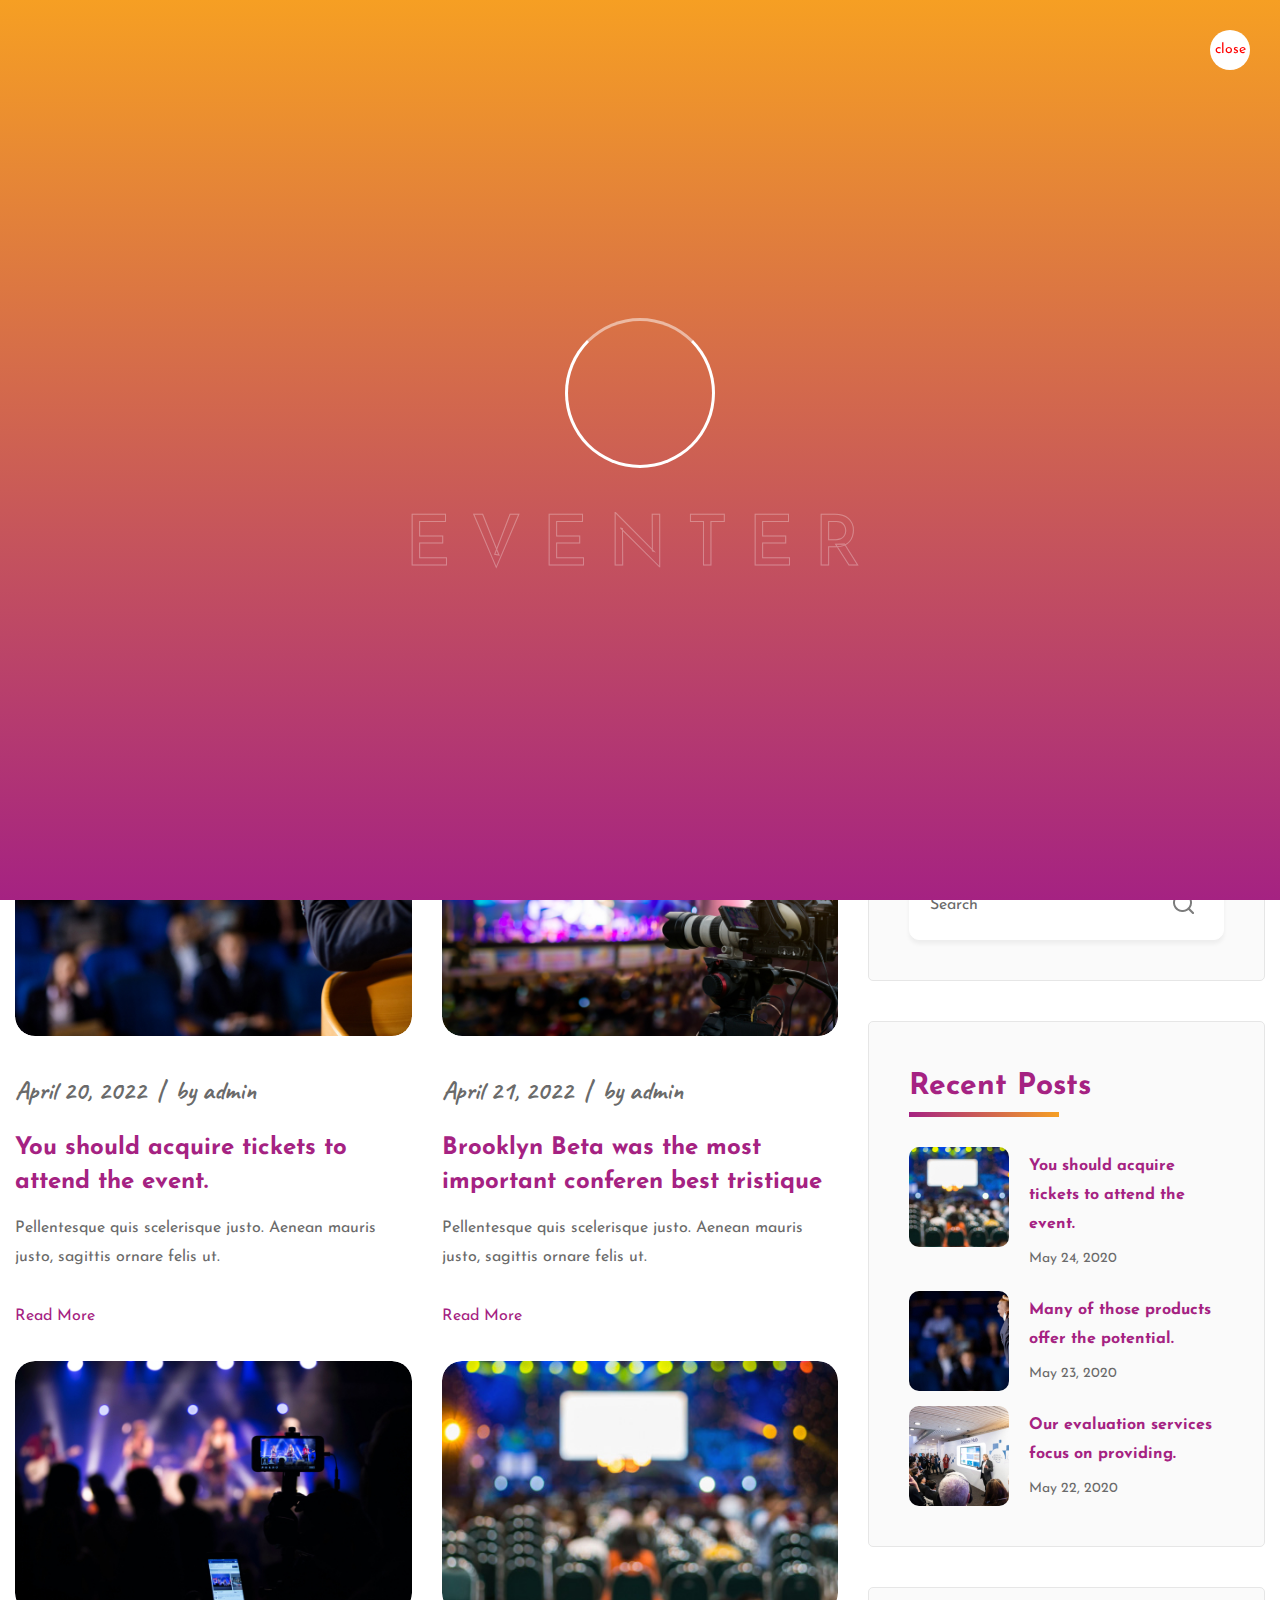
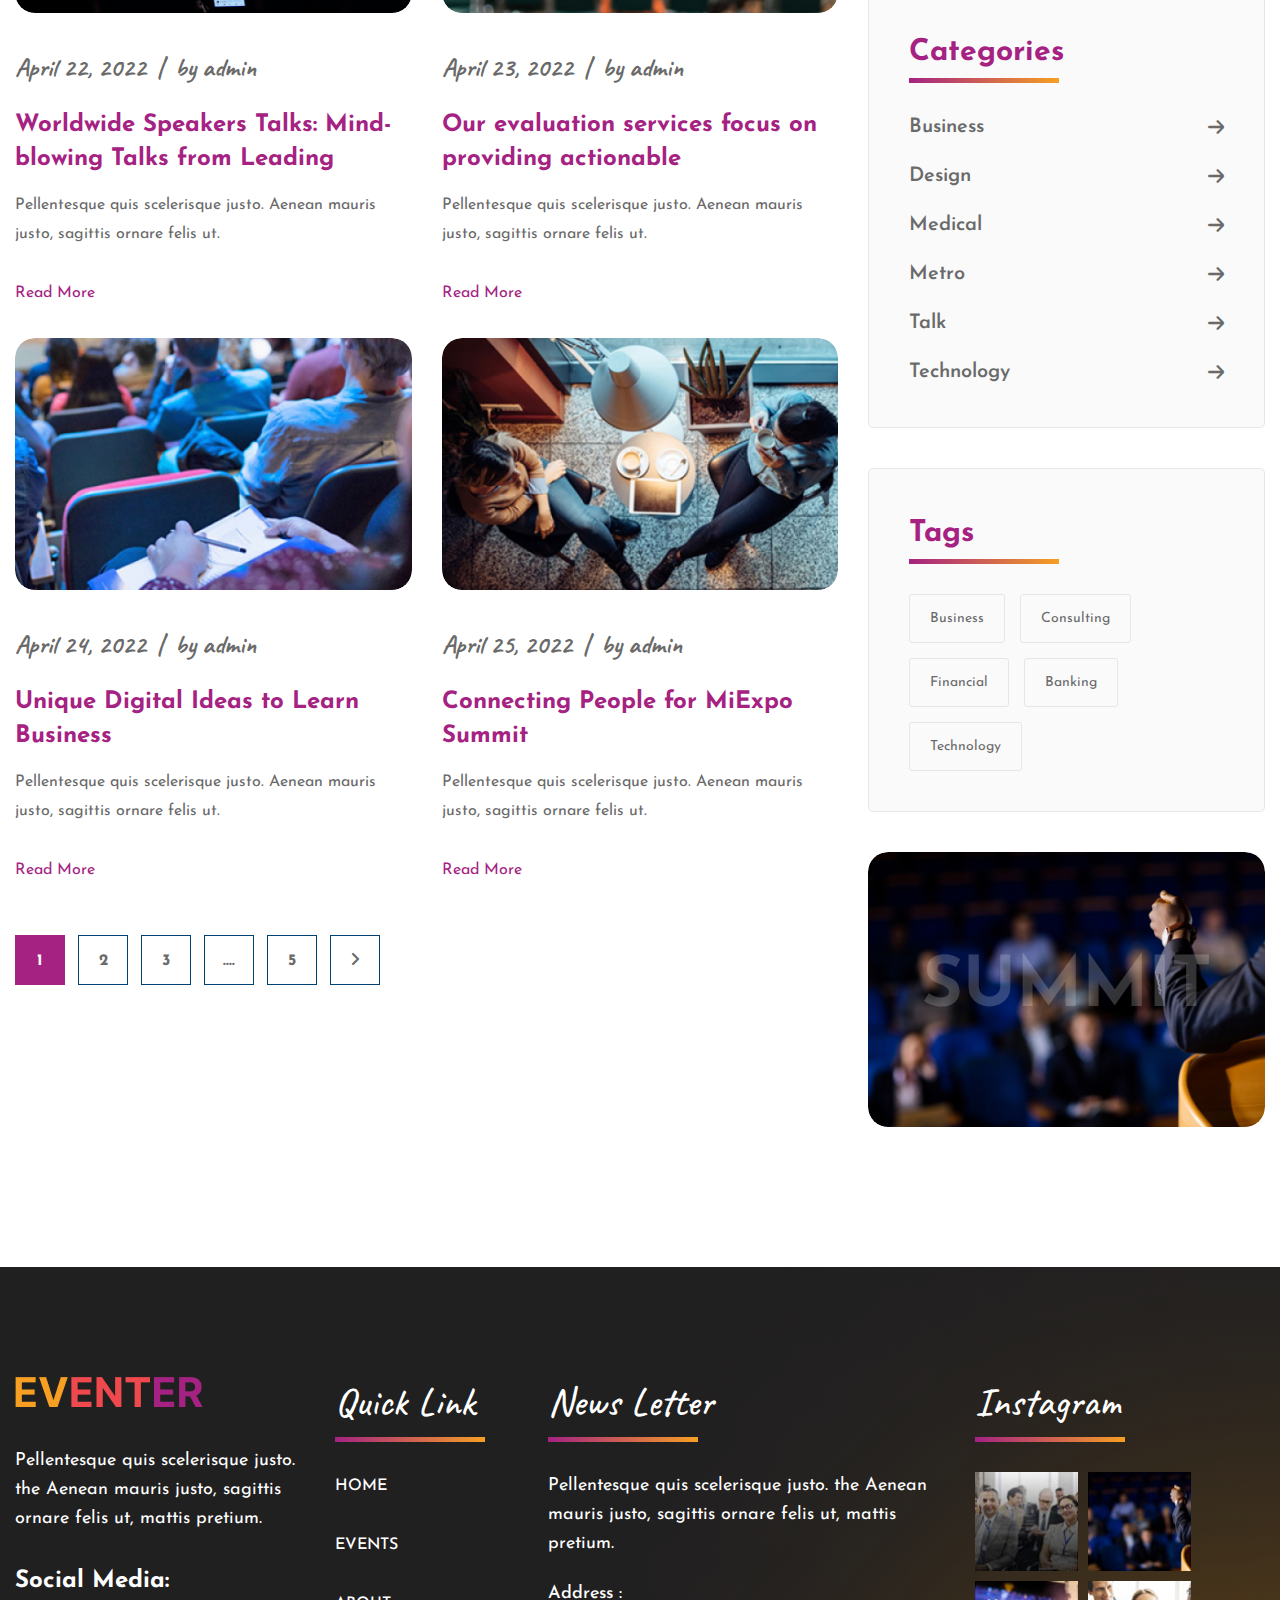
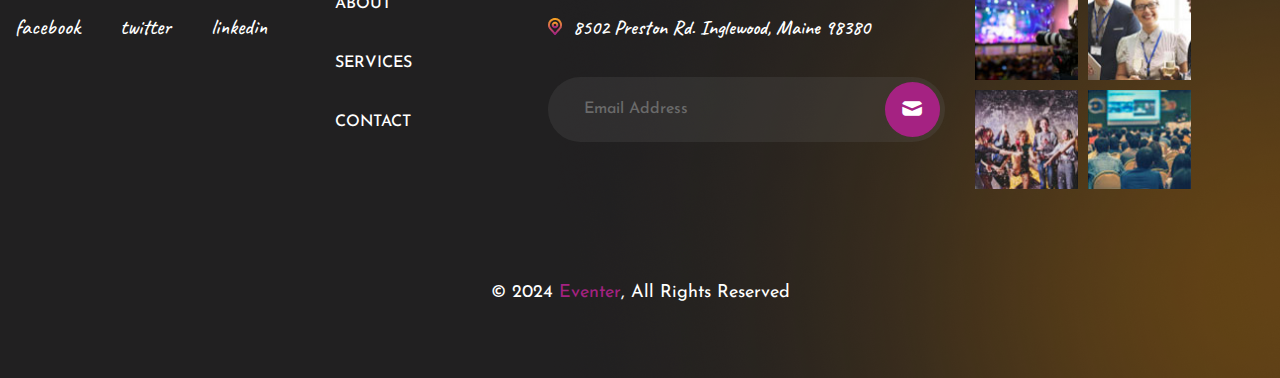
<file: blog.html>
<!DOCTYPE html>
<html lang="en">
<head>
<meta charset="utf-8">
<meta http-equiv="X-UA-Compatible" content="IE=edge">
<meta name="viewport" content="width=device-width, initial-scale=1.0, maximum-scale=1.0, user-scalable=0">

<title>Eventer - HTML 5 Template Preview</title>

<!-- Fav Icon -->
<link rel="icon" href="assets/images/favicon.ico" type="image/x-icon">

<!-- Google Fonts -->
<link href="https://fonts.googleapis.com/css2?family=Caveat:wght@400;500;600;700&amp;display=swap" rel="stylesheet">
<link href="https://fonts.googleapis.com/css2?family=Josefin+Sans:ital,wght@0,100;0,200;0,300;0,400;0,500;0,600;0,700;1,100;1,200;1,300;1,400;1,500;1,600;1,700&amp;display=swap" rel="stylesheet">

<!-- Stylesheets -->
<link href="assets/css/font-awesome-all.css" rel="stylesheet">
<link href="assets/css/flaticon.css" rel="stylesheet">
<link href="assets/css/owl.css" rel="stylesheet">
<link href="assets/css/bootstrap.css" rel="stylesheet">
<link href="assets/css/jquery.fancybox.min.css" rel="stylesheet">
<link href="assets/css/animate.css" rel="stylesheet">
<link href="assets/css/nice-select.css" rel="stylesheet">
<link href="assets/css/elpath.css" rel="stylesheet">
<link href="assets/css/color.css" id="jssDefault" rel="stylesheet">
<link href="assets/css/rtl.css" rel="stylesheet">
<link href="assets/css/style.css" rel="stylesheet">
<link href="assets/css/module-css/page-title.css" rel="stylesheet">
<link href="assets/css/module-css/news.css" rel="stylesheet">
<link href="assets/css/module-css/sidebar.css" rel="stylesheet">
<link href="assets/css/responsive.css" rel="stylesheet">

</head>


<!-- page wrapper -->
<body>

    <div class="boxed_wrapper ltr">


        <!-- preloader -->
        <div class="loader-wrap">
            <div class="preloader">
                <div class="preloader-close">close</div>
                <div id="handle-preloader" class="handle-preloader">
                    <div class="animation-preloader">
                        <div class="spinner"></div>
                        <div class="txt-loading">
                            <span data-text-preloader="e" class="letters-loading">
                                e
                            </span>
                            <span data-text-preloader="v" class="letters-loading">
                                v
                            </span>
                            <span data-text-preloader="e" class="letters-loading">
                                e
                            </span>
                            <span data-text-preloader="n" class="letters-loading">
                                n
                            </span>
                            <span data-text-preloader="t" class="letters-loading">
                                t
                            </span>
                            <span data-text-preloader="e" class="letters-loading">
                                e
                            </span>
                            <span data-text-preloader="r" class="letters-loading">
                                r
                            </span>
                        </div>
                    </div>   
                </div>
            </div>
        </div>
        <!-- preloader end -->


        <!-- page-direction -->
        <div class="page_direction">
            <div class="demo-rtl direction_switch"><button class="rtl">RTL</button></div>
            <div class="demo-ltr direction_switch"><button class="ltr">LTR</button></div>
        </div>
        <!-- page-direction end -->


        <!-- main header -->
        <header class="main-header header-style-two">
            <!-- header-lower -->
            <div class="header-lower">
                <div class="auto-container">
                    <div class="outer-box">
                        <figure class="logo-box"><a href="index.html"><img src="assets/images/logo.png" alt=""></a></figure>
                        <div class="menu-area">
                            <!--Mobile Navigation Toggler-->
                            <div class="mobile-nav-toggler">
                                <i class="icon-bar"></i>
                                <i class="icon-bar"></i>
                                <i class="icon-bar"></i>
                            </div>
                            <nav class="main-menu navbar-expand-md navbar-light clearfix">
                                <div class="collapse navbar-collapse show clearfix" id="navbarSupportedContent">
                                    <ul class="navigation clearfix">
                                        <li class="dropdown"><a href="#">Home</a>
                                            <ul>
                                                <li><a href="index.html">Home One</a></li>
                                                <li><a href="index-2.html">Home Two</a></li>
                                                <li><a href="index-3.html">Home Three</a></li>
                                                <li><a href="index-4.html">Home Four</a></li>
                                                <li><a href="index-onepage.html">OnePage Home</a></li>
                                                <li class="dropdown"><a href="#">Header Style</a>
                                                    <ul>
                                                        <li><a href="index.html">Header Style One</a></li>
                                                        <li><a href="index-3.html">Header Style Two</a></li>
                                                    </ul>
                                                </li>
                                            </ul>
                                        </li> 
                                        <li class="dropdown"><a href="#">Events</a>
                                            <ul>
                                                <li><a href="event.html">Events Schedule</a></li>
                                                <li><a href="event-details.html">Event Details</a></li>
                                            </ul>
                                        </li>
                                        <li class="dropdown"><a href="#">Pages</a>
                                            <ul>
                                                <li class="dropdown"><a href="#">Gallery</a>
                                                    <ul>
                                                        <li><a href="gallery.html">Events Gallery</a></li>
                                                        <li><a href="gallery-2.html">Events Gallery With Text</a></li>
                                                    </ul>
                                                </li>
                                                <li class="dropdown"><a href="#">Speckers</a>
                                                    <ul>
                                                        <li><a href="specker.html">Event Speckers</a></li>
                                                        <li><a href="specker-details.html">Specker Details</a></li>
                                                    </ul>
                                                </li>
                                                <li><a href="about.html">About Event</a></li>
                                                <li><a href="partner.html">Our Partners</a></li>
                                                <li><a href="faq.html">Support & FAQ</a></li>
                                                <li><a href="venue.html">Venue</a></li>
                                                <li><a href="hotel.html">Hotel Room</a></li>
                                                <li><a href="pricing.html">Pricing</a></li>
                                                <li><a href="search.html">Search Not found</a></li>
                                                <li><a href="error.html">404</a></li>
                                            </ul>
                                        </li> 
                                        <li class="current dropdown"><a href="#">Blog</a>
                                            <ul>
                                                <li><a href="blog.html">Blog Grid</a></li>
                                                <li><a href="blog-2.html">Blog Standard</a></li>
                                                <li><a href="blog-details.html">Blog Details</a></li>
                                            </ul>
                                        </li>
                                        <li><a href="contact.html">Contact</a></li> 
                                    </ul>
                                </div>
                            </nav>
                        </div>
                        <div class="menu-right-content">
                            <div class="btn-box mr_40"><a href="index-2.html" class="theme-btn btn-one">Purchase Ticket</a></div>
                            <ul class="social-links">
                                <li><a href="index-2.html"><i class="fab fa-facebook-f"></i></a></li>
                                <li><a href="index-2.html"><i class="fab fa-twitter"></i></a></li>
                                <li><a href="index-2.html"><i class="fab fa-linkedin-in"></i></a></li>
                            </ul>
                        </div>
                    </div>
                </div>
            </div>

            <!--sticky Header-->
            <div class="sticky-header">
                <div class="auto-container">
                    <div class="outer-box">
                        <div class="logo-box">
                            <figure class="logo"><a href="index.html"><img src="assets/images/logo.png" alt=""></a></figure>
                        </div>
                        <div class="menu-area">
                            <nav class="main-menu clearfix">
                                <!--Keep This Empty / Menu will come through Javascript-->
                            </nav>
                        </div>
                        <div class="menu-right-content">
                            <div class="btn-box mr_40"><a href="index-2.html" class="theme-btn btn-one">Purchase Ticket</a></div>
                            <ul class="social-links">
                                <li><a href="index-2.html"><i class="fab fa-facebook-f"></i></a></li>
                                <li><a href="index-2.html"><i class="fab fa-twitter"></i></a></li>
                                <li><a href="index-2.html"><i class="fab fa-linkedin-in"></i></a></li>
                            </ul>
                        </div>
                    </div>
                </div>
            </div>
        </header>
        <!-- main-header end -->


        <!-- Mobile Menu  -->
        <div class="mobile-menu">
            <div class="menu-backdrop"></div>
            <div class="close-btn"><i class="fas fa-times"></i></div>
            
            <nav class="menu-box">
                <div class="nav-logo"><a href="index.html"><img src="assets/images/logo-2.png" alt="" title=""></a></div>
                <div class="menu-outer"><!--Here Menu Will Come Automatically Via Javascript / Same Menu as in Header--></div>
                <div class="contact-info">
                    <h4>Contact Info</h4>
                    <ul>
                        <li>Chicago 12, Melborne City, USA</li>
                        <li><a href="tel:+8801682648101">+88 01682648101</a></li>
                        <li><a href="mailto:info@example.com">info@example.com</a></li>
                    </ul>
                </div>
                <div class="social-links">
                    <ul class="clearfix">
                        <li><a href="index.html"><span class="fab fa-twitter"></span></a></li>
                        <li><a href="index.html"><span class="fab fa-facebook-square"></span></a></li>
                        <li><a href="index.html"><span class="fab fa-pinterest-p"></span></a></li>
                        <li><a href="index.html"><span class="fab fa-instagram"></span></a></li>
                        <li><a href="index.html"><span class="fab fa-youtube"></span></a></li>
                    </ul>
                </div>
            </nav>
        </div><!-- End Mobile Menu -->


        <!-- page-title -->
        <section class="page-title">
            <div class="bg-layer" style="background-image: url(assets/images/background/page-title-7.jpg);"></div>
            <div class="pattern-layer">
                <div class="pattern-1" style="background-image: url(assets/images/shape/shape-36.png);"></div>
                <div class="pattern-2" style="background-image: url(assets/images/shape/shape-47.png);"></div>
            </div>
            <div class="auto-container">
                <div class="content-box">
                    <ul class="bread-crumb clearfix mb_20">
                        <li><a href="index.html"># Home</a></li>
                        <li>&nbsp;-&nbsp;</li>
                        <li>Blog Grid</li>
                    </ul>
                    <h1>Blog</h1>
                </div>
            </div>
        </section>
        <!-- page-title end -->


        <!-- sidebar-page-container -->
        <section class="sidebar-page-container pt_140 pb_140">
            <div class="auto-container">
                <div class="row clearfix">
                    <div class="col-lg-8 col-md-12 col-sm-12 content-side">
                        <div class="blog-grid-content">
                            <div class="row clearfix">
                                <div class="col-lg-6 col-md-6 col-sm-12 news-block">
                                    <div class="news-block-one">
                                        <div class="inner-box">
                                            <figure class="image-box"><a href="blog-details.html"><img src="assets/images/news/news-1.jpg" alt=""></a></figure>
                                            <div class="lower-content">
                                                <ul class="info-list mb_15">
                                                    <li>April 20, 2022</li>
                                                    <li>|</li>
                                                    <li><a href="blog-details.html">by admin</a></li>
                                                </ul>
                                                <h3><a href="blog-details.html">You should acquire tickets to attend the event.</a></h3>
                                                <p>Pellentesque quis scelerisque justo. Aenean mauris justo, sagittis ornare felis ut.</p>
                                                <div class="link"><a href="blog-details.html">Read More</a></div>
                                            </div>
                                        </div>
                                    </div>
                                </div>
                                <div class="col-lg-6 col-md-6 col-sm-12 news-block">
                                    <div class="news-block-one">
                                        <div class="inner-box">
                                            <figure class="image-box"><a href="blog-details.html"><img src="assets/images/news/news-2.jpg" alt=""></a></figure>
                                            <div class="lower-content">
                                                <ul class="info-list mb_15">
                                                    <li>April 21, 2022</li>
                                                    <li>|</li>
                                                    <li><a href="blog-details.html">by admin</a></li>
                                                </ul>
                                                <h3><a href="blog-details.html">Brooklyn Beta was the most important conferen best tristique</a></h3>
                                                <p>Pellentesque quis scelerisque justo. Aenean mauris justo, sagittis ornare felis ut.</p>
                                                <div class="link"><a href="blog-details.html">Read More</a></div>
                                            </div>
                                        </div>
                                    </div>
                                </div>
                                <div class="col-lg-6 col-md-6 col-sm-12 news-block">
                                    <div class="news-block-one">
                                        <div class="inner-box">
                                            <figure class="image-box"><a href="blog-details.html"><img src="assets/images/news/news-3.jpg" alt=""></a></figure>
                                            <div class="lower-content">
                                                <ul class="info-list mb_15">
                                                    <li>April 22, 2022</li>
                                                    <li>|</li>
                                                    <li><a href="blog-details.html">by admin</a></li>
                                                </ul>
                                                <h3><a href="blog-details.html">Worldwide Speakers Talks: Mind-blowing Talks from Leading </a></h3>
                                                <p>Pellentesque quis scelerisque justo. Aenean mauris justo, sagittis ornare felis ut.</p>
                                                <div class="link"><a href="blog-details.html">Read More</a></div>
                                            </div>
                                        </div>
                                    </div>
                                </div>
                                <div class="col-lg-6 col-md-6 col-sm-12 news-block">
                                    <div class="news-block-one">
                                        <div class="inner-box">
                                            <figure class="image-box"><a href="blog-details.html"><img src="assets/images/news/news-4.jpg" alt=""></a></figure>
                                            <div class="lower-content">
                                                <ul class="info-list mb_15">
                                                    <li>April 23, 2022</li>
                                                    <li>|</li>
                                                    <li><a href="blog-details.html">by admin</a></li>
                                                </ul>
                                                <h3><a href="blog-details.html">Our evaluation services focus on providing actionable</a></h3>
                                                <p>Pellentesque quis scelerisque justo. Aenean mauris justo, sagittis ornare felis ut.</p>
                                                <div class="link"><a href="blog-details.html">Read More</a></div>
                                            </div>
                                        </div>
                                    </div>
                                </div>
                                <div class="col-lg-6 col-md-6 col-sm-12 news-block">
                                    <div class="news-block-one">
                                        <div class="inner-box">
                                            <figure class="image-box"><a href="blog-details.html"><img src="assets/images/news/news-5.jpg" alt=""></a></figure>
                                            <div class="lower-content">
                                                <ul class="info-list mb_15">
                                                    <li>April 24, 2022</li>
                                                    <li>|</li>
                                                    <li><a href="blog-details.html">by admin</a></li>
                                                </ul>
                                                <h3><a href="blog-details.html">Unique Digital Ideas to Learn Business</a></h3>
                                                <p>Pellentesque quis scelerisque justo. Aenean mauris justo, sagittis ornare felis ut.</p>
                                                <div class="link"><a href="blog-details.html">Read More</a></div>
                                            </div>
                                        </div>
                                    </div>
                                </div>
                                <div class="col-lg-6 col-md-6 col-sm-12 news-block">
                                    <div class="news-block-one">
                                        <div class="inner-box">
                                            <figure class="image-box"><a href="blog-details.html"><img src="assets/images/news/news-6.jpg" alt=""></a></figure>
                                            <div class="lower-content">
                                                <ul class="info-list mb_15">
                                                    <li>April 25, 2022</li>
                                                    <li>|</li>
                                                    <li><a href="blog-details.html">by admin</a></li>
                                                </ul>
                                                <h3><a href="blog-details.html">Connecting People for MiExpo Summit</a></h3>
                                                <p>Pellentesque quis scelerisque justo. Aenean mauris justo, sagittis ornare felis ut.</p>
                                                <div class="link"><a href="blog-details.html">Read More</a></div>
                                            </div>
                                        </div>
                                    </div>
                                </div>
                            </div>
                            <div class="pagination-wrapper pt_20">
                                <ul class="pagination clearfix">
                                    <li><a href="blog.html" class="current">1</a></li>
                                    <li><a href="blog.html">2</a></li>
                                    <li><a href="blog.html">3</a></li>
                                    <li><a href="blog.html">....</a></li>
                                    <li><a href="blog.html">5</a></li>
                                    <li><a href="blog.html"><i class="fas fa-angle-right"></i></a></li>
                                </ul>
                            </div>
                        </div>
                    </div>
                    <div class="col-lg-4 col-md-12 col-sm-12 sidebar-side">
                        <div class="blog-sidebar default-sidebar">
                            <div class="sidebar-widget search-widget mb_40">
                                <h3>Recent Posts</h3>
                                <form method="post" action="https://azim.hostlin.com/Eventer/search.html" class="search-form">
                                    <div class="form-group">
                                        <input type="search" name="search-field" placeholder="Search" required>
                                        <button type="submit"><img src="assets/images/icons/icon-17.png" alt=""></button>
                                    </div>
                                </form>
                            </div>
                            <div class="sidebar-widget post-widget mb_40">
                                <div class="widget-title mb_30">
                                    <h3>Recent Posts</h3>
                                </div>
                                <div class="post-inner">
                                    <div class="post">
                                        <figure class="post-thumb"><a href="blog-details.html"><img src="assets/images/news/post-1.jpg" alt=""></a></figure>
                                        <h6><a href="blog-details.html">You should acquire tickets to attend the event.</a></h6>
                                        <span class="post-date">May 24, 2020</span>
                                    </div>
                                    <div class="post">
                                        <figure class="post-thumb"><a href="blog-details.html"><img src="assets/images/news/post-2.jpg" alt=""></a></figure>
                                        <h6><a href="blog-details.html">Many of those products offer the potential.</a></h6>
                                        <span class="post-date">May 23, 2020</span>
                                    </div>
                                    <div class="post">
                                        <figure class="post-thumb"><a href="blog-details.html"><img src="assets/images/news/post-3.jpg" alt=""></a></figure>
                                        <h6><a href="blog-details.html">Our evaluation services focus on providing.</a></h6>
                                        <span class="post-date">May 22, 2020</span>
                                    </div>
                                </div>
                            </div>
                            <div class="sidebar-widget category-widget mb_40">
                                <div class="widget-title mb_30">
                                    <h3>Categories</h3>
                                </div>
                                <div class="widget-content">
                                    <ul class="category-list clearfix">
                                        <li><a href="blog-details.html">Business<i class="icon-25"></i></a></li>
                                        <li><a href="blog-details.html">Design<i class="icon-25"></i></a></li>
                                        <li><a href="blog-details.html">Medical<i class="icon-25"></i></a></li>
                                        <li><a href="blog-details.html">Metro<i class="icon-25"></i></a></li>
                                        <li><a href="blog-details.html">Talk<i class="icon-25"></i></a></li>
                                        <li><a href="blog-details.html">Technology<i class="icon-25"></i></a></li>
                                    </ul>
                                </div>
                            </div>
                            <div class="sidebar-widget tags-widget mb_40">
                                <div class="widget-title mb_30">
                                    <h3>Tags</h3>
                                </div>
                                <div class="widget-content">
                                    <ul class="tags-list clearfix">
                                        <li><a href="blog-details.html">Business</a></li>
                                        <li><a href="blog-details.html">Consulting</a></li>
                                        <li><a href="blog-details.html">Financial</a></li>
                                        <li><a href="blog-details.html">Banking</a></li>
                                        <li><a href="blog-details.html">Technology</a></li>
                                    </ul>
                                </div>
                            </div>
                            <div class="gallery-widget">
                                <div class="image-box">
                                    <figure class="image"><img src="assets/images/resource/sidebar-1.jpg" alt=""></figure>
                                    <h2>SUMMIT</h2>
                                </div>
                            </div>
                        </div>
                    </div>
                </div>
            </div>
        </section>
        <!-- sidebar-page-container end -->


        <!-- main-footer -->
        <footer class="main-footer">
            <div class="bg-layer" style="background-image: url(assets/images/background/footer-bg.jpg);"></div>
            <div class="pattern-layer" style="background-image: url(assets/images/shape/shape-22.png);"></div>
            <div class="widget-section">
                <div class="auto-container">
                    <div class="row clearfix">
                        <div class="col-lg-3 col-md-6 col-sm-12 footer-column">
                            <div class="footer-widget logo-widget">
                                <figure class="footer-logo"><a href="index.html"><img src="assets/images/logo-2.png" alt=""></a></figure>
                                <p>Pellentesque quis scelerisque justo. the Aenean mauris justo, sagittis ornare felis ut, mattis pretium.</p>
                                <h3>Social Media:</h3>
                                <ul class="social-links">
                                    <li><a href="index.html">facebook</a></li>
                                    <li><a href="index.html">twitter</a></li>
                                    <li><a href="index.html">linkedin</a></li>
                                </ul>
                            </div>
                        </div>
                        <div class="col-lg-2 col-md-6 col-sm-12 footer-column">
                            <div class="footer-widget links-widget">
                                <span class="title-text">Quick Link</span>
                                <div class="widget-content">
                                    <ul class="links-list clearfix">
                                        <li><a href="index.html">Home</a></li>
                                        <li><a href="event.html">Events</a></li>
                                        <li><a href="about.html">About</a></li>
                                        <li><a href="index.html">Services</a></li>
                                        <li><a href="contact.html">Contact</a></li>
                                    </ul>
                                </div>
                            </div>
                        </div>
                        <div class="col-lg-4 col-md-6 col-sm-12 footer-column">
                            <div class="footer-widget newsletter-widget">
                                <span class="title-text">News Letter</span>
                                <div class="widget-content">
                                    <p>Pellentesque quis scelerisque justo. the Aenean mauris justo, sagittis ornare felis ut, mattis pretium.</p>
                                    <div class="location-box mb_35">
                                        <h5>Address :</h5>
                                        <span><img src="assets/images/icons/icon-5.png" alt=""> 8502 Preston Rd. Inglewood, Maine 98380</span>
                                    </div>
                                    <div class="form-inner">
                                        <form method="post" action="https://azim.hostlin.com/Eventer/contact.html">
                                            <div class="form-group">
                                                <input type="email" name="email" placeholder="Email Address" required>
                                                <button type="submit"><i class="icon-12"></i></button>
                                            </div>
                                        </form>
                                    </div>
                                </div>
                            </div>
                        </div>
                        <div class="col-lg-3 col-md-6 col-sm-12 footer-column">
                            <div class="footer-widget instagram-widget">
                                <span class="title-text">Instagram</span>
                                <div class="widget-content">
                                    <ul class="image-list clearfix">
                                        <li>
                                            <figure class="image">
                                                <img src="assets/images/resource/footer-1.jpg" alt="">
                                                <a href="index.html"><i class="icon-13"></i></a>
                                            </figure>
                                        </li>
                                        <li>
                                            <figure class="image">
                                                <img src="assets/images/resource/footer-2.jpg" alt="">
                                                <a href="index.html"><i class="icon-13"></i></a>
                                            </figure>
                                        </li>
                                        <li>
                                            <figure class="image">
                                                <img src="assets/images/resource/footer-3.jpg" alt="">
                                                <a href="index.html"><i class="icon-13"></i></a>
                                            </figure>
                                        </li>
                                        <li>
                                            <figure class="image">
                                                <img src="assets/images/resource/footer-4.jpg" alt="">
                                                <a href="index.html"><i class="icon-13"></i></a>
                                            </figure>
                                        </li>
                                        <li>
                                            <figure class="image">
                                                <img src="assets/images/resource/footer-5.jpg" alt="">
                                                <a href="index.html"><i class="icon-13"></i></a>
                                            </figure>
                                        </li>
                                        <li>
                                            <figure class="image">
                                                <img src="assets/images/resource/footer-6.jpg" alt="">
                                                <a href="index.html"><i class="icon-13"></i></a>
                                            </figure>
                                        </li>
                                    </ul>
                                </div>
                            </div>
                        </div>
                    </div>
                </div>
            </div>
            <div class="footer-bottom centred">
                <div class="auto-container">
                    <div class="copyright"><p>&copy; 2024 <a href="index.html">Eventer</a>, All Rights Reserved</p></div>
                </div>
            </div>
        </footer>
        <!-- main-footer end -->


        <!--Scroll to top-->
        <div class="scroll-to-top">
            <div>
                <div class="scroll-top-inner">
                    <div class="scroll-bar">
                        <div class="bar-inner"></div>
                    </div>
                    <div class="scroll-bar-text">Go To Top</div>
                </div>
            </div>
        </div>
        <!-- Scroll to top end -->
        
    </div>


    <!-- jequery plugins -->
    <script src="assets/js/jquery.js"></script>
    <script src="assets/js/bootstrap.min.js"></script>
    <script src="assets/js/owl.js"></script>
    <script src="assets/js/wow.js"></script>
    <script src="assets/js/jquery.fancybox.js"></script>
    <script src="assets/js/appear.js"></script>
    <script src="assets/js/isotope.js"></script>
    <script src="assets/js/jquery.nice-select.min.js"></script>
    <script src="assets/js/parallax-scroll.js"></script>
    <script src="assets/js/scrollbar.js"></script>

    <!-- main-js -->
    <script src="assets/js/script.js"></script>

</body><!-- End of .page_wrapper -->
</html>
</file>
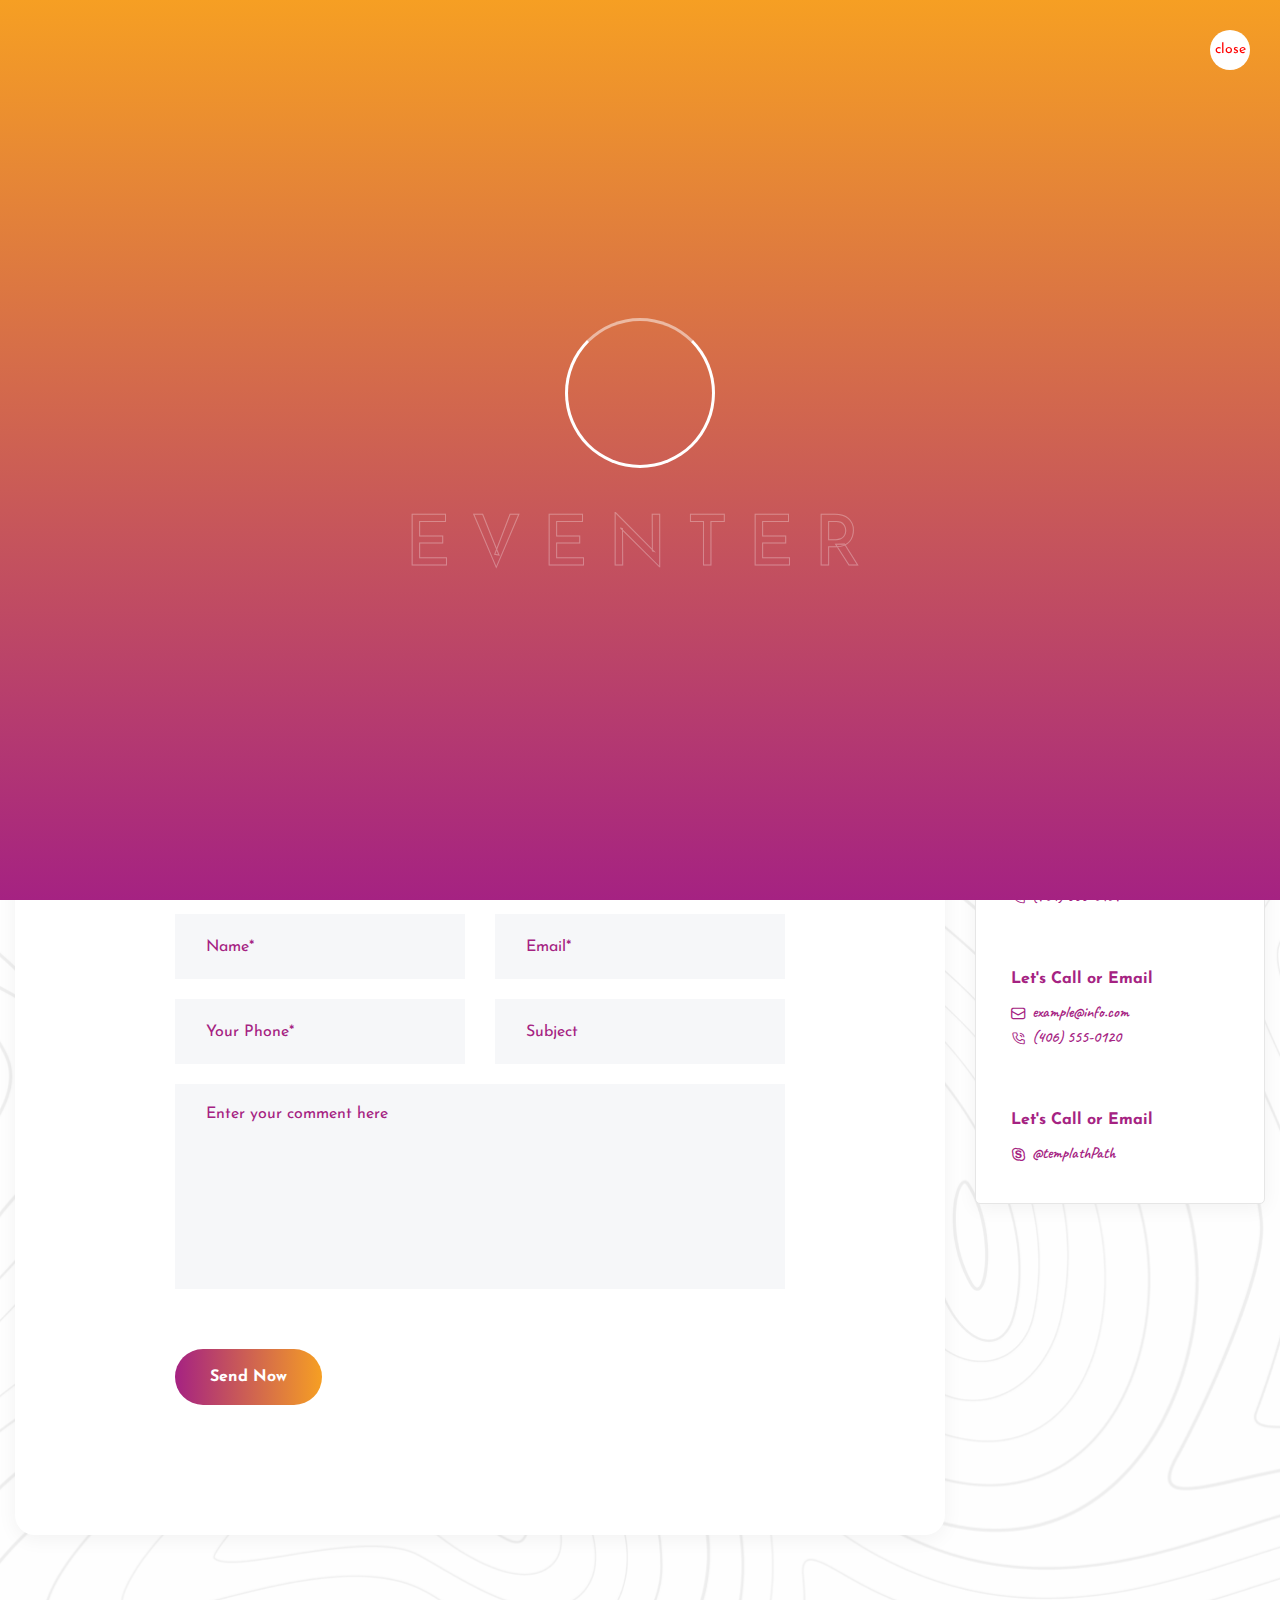
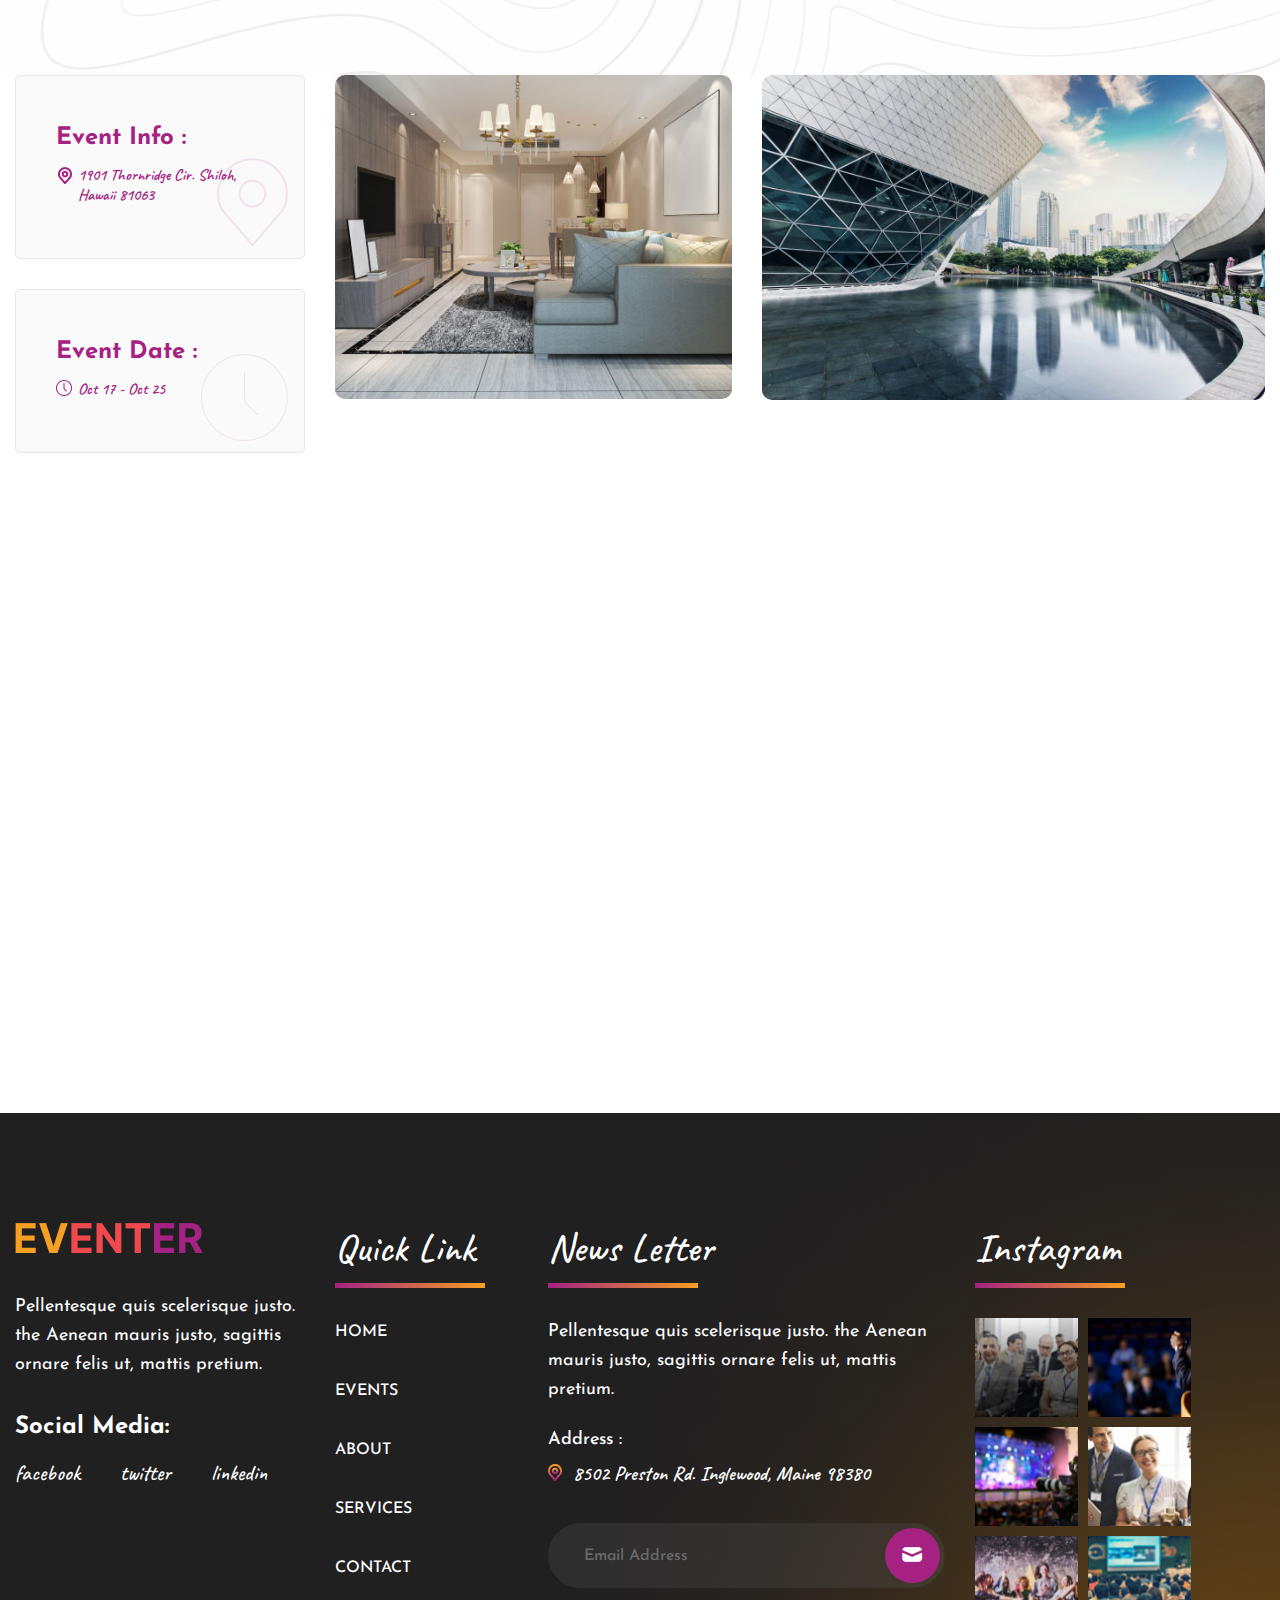
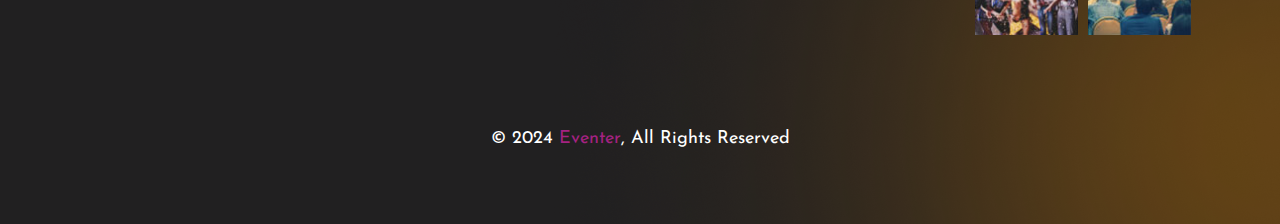
<file: contact.html>
<!DOCTYPE html>
<html lang="en">
<head>
<meta charset="utf-8">
<meta http-equiv="X-UA-Compatible" content="IE=edge">
<meta name="viewport" content="width=device-width, initial-scale=1.0, maximum-scale=1.0, user-scalable=0">

<title>Eventer - HTML 5 Template Preview</title>

<!-- Fav Icon -->
<link rel="icon" href="assets/images/favicon.ico" type="image/x-icon">

<!-- Google Fonts -->
<link href="https://fonts.googleapis.com/css2?family=Caveat:wght@400;500;600;700&amp;display=swap" rel="stylesheet">
<link href="https://fonts.googleapis.com/css2?family=Josefin+Sans:ital,wght@0,100;0,200;0,300;0,400;0,500;0,600;0,700;1,100;1,200;1,300;1,400;1,500;1,600;1,700&amp;display=swap" rel="stylesheet">

<!-- Stylesheets -->
<link href="assets/css/font-awesome-all.css" rel="stylesheet">
<link href="assets/css/flaticon.css" rel="stylesheet">
<link href="assets/css/owl.css" rel="stylesheet">
<link href="assets/css/bootstrap.css" rel="stylesheet">
<link href="assets/css/jquery.fancybox.min.css" rel="stylesheet">
<link href="assets/css/animate.css" rel="stylesheet">
<link href="assets/css/nice-select.css" rel="stylesheet">
<link href="assets/css/elpath.css" rel="stylesheet">
<link href="assets/css/color.css" id="jssDefault" rel="stylesheet">
<link href="assets/css/rtl.css" rel="stylesheet">
<link href="assets/css/style.css" rel="stylesheet">
<link href="assets/css/module-css/page-title.css" rel="stylesheet">
<link href="assets/css/module-css/contact.css" rel="stylesheet">
<link href="assets/css/responsive.css" rel="stylesheet">

</head>


<!-- page wrapper -->
<body>

    <div class="boxed_wrapper ltr">


        <!-- preloader -->
        <div class="loader-wrap">
            <div class="preloader">
                <div class="preloader-close">close</div>
                <div id="handle-preloader" class="handle-preloader">
                    <div class="animation-preloader">
                        <div class="spinner"></div>
                        <div class="txt-loading">
                            <span data-text-preloader="e" class="letters-loading">
                                e
                            </span>
                            <span data-text-preloader="v" class="letters-loading">
                                v
                            </span>
                            <span data-text-preloader="e" class="letters-loading">
                                e
                            </span>
                            <span data-text-preloader="n" class="letters-loading">
                                n
                            </span>
                            <span data-text-preloader="t" class="letters-loading">
                                t
                            </span>
                            <span data-text-preloader="e" class="letters-loading">
                                e
                            </span>
                            <span data-text-preloader="r" class="letters-loading">
                                r
                            </span>
                        </div>
                    </div>   
                </div>
            </div>
        </div>
        <!-- preloader end -->


        <!-- page-direction -->
        <div class="page_direction">
            <div class="demo-rtl direction_switch"><button class="rtl">RTL</button></div>
            <div class="demo-ltr direction_switch"><button class="ltr">LTR</button></div>
        </div>
        <!-- page-direction end -->


        <!-- main header -->
        <header class="main-header header-style-two">
            <!-- header-lower -->
            <div class="header-lower">
                <div class="auto-container">
                    <div class="outer-box">
                        <figure class="logo-box"><a href="index.html"><img src="assets/images/logo.png" alt=""></a></figure>
                        <div class="menu-area">
                            <!--Mobile Navigation Toggler-->
                            <div class="mobile-nav-toggler">
                                <i class="icon-bar"></i>
                                <i class="icon-bar"></i>
                                <i class="icon-bar"></i>
                            </div>
                            <nav class="main-menu navbar-expand-md navbar-light clearfix">
                                <div class="collapse navbar-collapse show clearfix" id="navbarSupportedContent">
                                    <ul class="navigation clearfix">
                                        <li class="dropdown"><a href="#">Home</a>
                                            <ul>
                                                <li><a href="index.html">Home One</a></li>
                                                <li><a href="index-2.html">Home Two</a></li>
                                                <li><a href="index-3.html">Home Three</a></li>
                                                <li><a href="index-4.html">Home Four</a></li>
                                                <li><a href="index-onepage.html">OnePage Home</a></li>
                                                <li class="dropdown"><a href="#">Header Style</a>
                                                    <ul>
                                                        <li><a href="index.html">Header Style One</a></li>
                                                        <li><a href="index-3.html">Header Style Two</a></li>
                                                    </ul>
                                                </li>
                                            </ul>
                                        </li> 
                                        <li class="dropdown"><a href="#">Events</a>
                                            <ul>
                                                <li><a href="event.html">Events Schedule</a></li>
                                                <li><a href="event-details.html">Event Details</a></li>
                                            </ul>
                                        </li>
                                        <li class="dropdown"><a href="#">Pages</a>
                                            <ul>
                                                <li class="dropdown"><a href="#">Gallery</a>
                                                    <ul>
                                                        <li><a href="gallery.html">Events Gallery</a></li>
                                                        <li><a href="gallery-2.html">Events Gallery With Text</a></li>
                                                    </ul>
                                                </li>
                                                <li class="dropdown"><a href="#">Speckers</a>
                                                    <ul>
                                                        <li><a href="specker.html">Event Speckers</a></li>
                                                        <li><a href="specker-details.html">Specker Details</a></li>
                                                    </ul>
                                                </li>
                                                <li><a href="about.html">About Event</a></li>
                                                <li><a href="partner.html">Our Partners</a></li>
                                                <li><a href="faq.html">Support & FAQ</a></li>
                                                <li><a href="venue.html">Venue</a></li>
                                                <li><a href="hotel.html">Hotel Room</a></li>
                                                <li><a href="pricing.html">Pricing</a></li>
                                                <li><a href="search.html">Search Not found</a></li>
                                                <li><a href="error.html">404</a></li>
                                            </ul>
                                        </li> 
                                        <li class="dropdown"><a href="#">Blog</a>
                                            <ul>
                                                <li><a href="blog.html">Blog Grid</a></li>
                                                <li><a href="blog-2.html">Blog Standard</a></li>
                                                <li><a href="blog-details.html">Blog Details</a></li>
                                            </ul>
                                        </li>
                                        <li class="current"><a href="contact.html">Contact</a></li> 
                                    </ul>
                                </div>
                            </nav>
                        </div>
                        <div class="menu-right-content">
                            <div class="btn-box mr_40"><a href="index-2.html" class="theme-btn btn-one">Purchase Ticket</a></div>
                            <ul class="social-links">
                                <li><a href="index-2.html"><i class="fab fa-facebook-f"></i></a></li>
                                <li><a href="index-2.html"><i class="fab fa-twitter"></i></a></li>
                                <li><a href="index-2.html"><i class="fab fa-linkedin-in"></i></a></li>
                            </ul>
                        </div>
                    </div>
                </div>
            </div>

            <!--sticky Header-->
            <div class="sticky-header">
                <div class="auto-container">
                    <div class="outer-box">
                        <div class="logo-box">
                            <figure class="logo"><a href="index.html"><img src="assets/images/logo.png" alt=""></a></figure>
                        </div>
                        <div class="menu-area">
                            <nav class="main-menu clearfix">
                                <!--Keep This Empty / Menu will come through Javascript-->
                            </nav>
                        </div>
                        <div class="menu-right-content">
                            <div class="btn-box mr_40"><a href="index-2.html" class="theme-btn btn-one">Purchase Ticket</a></div>
                            <ul class="social-links">
                                <li><a href="index-2.html"><i class="fab fa-facebook-f"></i></a></li>
                                <li><a href="index-2.html"><i class="fab fa-twitter"></i></a></li>
                                <li><a href="index-2.html"><i class="fab fa-linkedin-in"></i></a></li>
                            </ul>
                        </div>
                    </div>
                </div>
            </div>
        </header>
        <!-- main-header end -->


        <!-- Mobile Menu  -->
        <div class="mobile-menu">
            <div class="menu-backdrop"></div>
            <div class="close-btn"><i class="fas fa-times"></i></div>
            
            <nav class="menu-box">
                <div class="nav-logo"><a href="index.html"><img src="assets/images/logo-2.png" alt="" title=""></a></div>
                <div class="menu-outer"><!--Here Menu Will Come Automatically Via Javascript / Same Menu as in Header--></div>
                <div class="contact-info">
                    <h4>Contact Info</h4>
                    <ul>
                        <li>Chicago 12, Melborne City, USA</li>
                        <li><a href="tel:+8801682648101">+88 01682648101</a></li>
                        <li><a href="mailto:info@example.com">info@example.com</a></li>
                    </ul>
                </div>
                <div class="social-links">
                    <ul class="clearfix">
                        <li><a href="index.html"><span class="fab fa-twitter"></span></a></li>
                        <li><a href="index.html"><span class="fab fa-facebook-square"></span></a></li>
                        <li><a href="index.html"><span class="fab fa-pinterest-p"></span></a></li>
                        <li><a href="index.html"><span class="fab fa-instagram"></span></a></li>
                        <li><a href="index.html"><span class="fab fa-youtube"></span></a></li>
                    </ul>
                </div>
            </nav>
        </div><!-- End Mobile Menu -->


        <!-- page-title -->
        <section class="page-title">
            <div class="bg-layer" style="background-image: url(assets/images/background/page-title-7.jpg);"></div>
            <div class="pattern-layer">
                <div class="pattern-1" style="background-image: url(assets/images/shape/shape-36.png);"></div>
                <div class="pattern-2" style="background-image: url(assets/images/shape/shape-47.png);"></div>
            </div>
            <div class="auto-container">
                <div class="content-box">
                    <ul class="bread-crumb clearfix mb_20">
                        <li><a href="index.html"># Home</a></li>
                        <li>&nbsp;-&nbsp;</li>
                        <li>Contact</li>
                    </ul>
                    <h1>Contact Us</h1>
                </div>
            </div>
        </section>
        <!-- page-title end -->


        <!-- contact-section -->
        <section class="contact-section pt_140 pb_140">
            <div class="pattern-layer" style="background-image: url(assets/images/shape/shape-49.png);"></div>
            <div class="auto-container">
                <div class="row clearfix">
                    <div class="col-lg-9 col-md-12 col-sm-12 form-column">
                        <div class="form-inner">
                            <form method="post" action="https://azim.hostlin.com/Eventer/sendemail.php" id="contact-form" class="default-form"> 
                                <div class="row clearfix">
                                    <div class="col-lg-6 col-md-6 col-sm-12 form-group">
                                        <input type="text" name="username" placeholder="Name*" required="">
                                    </div>
                                    <div class="col-lg-6 col-md-6 col-sm-12 form-group">
                                        <input type="email" name="email" placeholder="Email*" required="">
                                    </div>
                                    <div class="col-lg-6 col-md-6 col-sm-12 form-group">
                                        <input type="text" name="phone" required="" placeholder="Your Phone*">
                                    </div>
                                    <div class="col-lg-6 col-md-6 col-sm-12 form-group">
                                        <input type="text" name="subject" required="" placeholder="Subject">
                                    </div>
                                    <div class="col-lg-12 col-md-12 col-sm-12 form-group">
                                        <textarea name="message" placeholder="Enter your comment here"></textarea>
                                    </div>
                                    <div class="col-lg-12 col-md-12 col-sm-12 form-group message-btn">
                                        <button class="theme-btn btn-one" type="submit" name="submit-form">Send Now</button>
                                    </div>
                                </div>
                            </form>
                        </div>
                    </div>
                    <div class="col-lg-3 col-md-12 col-sm-12 info-column">
                        <div class="info-inner">
                            <div class="single-item mb_60">
                                <h6>Be Creative Our Team</h6>
                                <ul class="info-list clearfix">
                                    <li><i class="icon-27"></i><a href="mailto:example@templatepath.com">example@templatepath.com</a></li>
                                    <li><i class="icon-28"></i><a href="tel:7045550127">(704) 555-0127</a></li>
                                </ul>
                            </div>
                            <div class="single-item mb_60">
                                <h6>Let's Call or Email</h6>
                                <ul class="info-list clearfix">
                                    <li><i class="icon-27"></i><a href="mailto:example@info.com">example@info.com</a></li>
                                    <li><i class="icon-28"></i><a href="tel:4065550120">(406) 555-0120</a></li>
                                </ul>
                            </div>
                            <div class="single-item">
                                <h6>Let's Call or Email </h6>
                                <ul class="info-list clearfix">
                                    <li><i class="icon-29"></i><a href="contact.html">@templathPath</a></li>
                                </ul>
                            </div>
                        </div>
                    </div>
                </div>
            </div>
        </section>
        <!-- contact-section end -->


        <!-- address-section -->
        <section class="address-section pb_110">
            <div class="auto-container">
                <div class="row clearfix">
                    <div class="col-lg-3 col-md-6 col-sm-12 info-column">
                        <div class="info-inner">
                            <div class="single-info-box">
                                <div class="light-icon"><img src="assets/images/icons/icon-12.png" alt=""></div>
                                <h3>Event Info :</h3>
                                <span><img src="assets/images/icons/icon-11.png" alt=""> 1901 Thornridge Cir. Shiloh, Hawaii 81063</span>
                            </div>
                            <div class="single-info-box">
                                <div class="light-icon"><img src="assets/images/icons/icon-14.png" alt=""></div>
                                <h3>Event Date :</h3>
                                <span><img src="assets/images/icons/icon-13.png" alt=""> Oct 17 - Oct 25</span>
                            </div>
                        </div>
                    </div>
                    <div class="col-lg-4 col-md-6 col-sm-12 image-column">
                        <figure class="image-box"><img src="assets/images/resource/contact-1.jpg" alt=""></figure>
                    </div>
                    <div class="col-lg-5 col-md-6 col-sm-12 image-column">
                        <figure class="image-box"><img src="assets/images/resource/contact-2.jpg" alt=""></figure>
                    </div>
                </div>
            </div>
        </section>
        <!-- address-section end -->


        <!-- google-map-section -->
        <section class="google-map-section">
            <div class="map-inner">
                <iframe src="https://www.google.com/maps/embed?pb=!1m18!1m12!1m3!1d55945.16225505631!2d-73.90847969206546!3d40.66490264739892!2m3!1f0!2f0!3f0!3m2!1i1024!2i768!4f13.1!3m3!1m2!1s0x89c24fa5d33f083b%3A0xc80b8f06e177fe62!2sNew%20York%2C%20NY%2C%20USA!5e0!3m2!1sen!2sbd!4v1601263396347!5m2!1sen!2sbd" width="600" height="535" frameborder="0" style="border:0; width: 100%" allowfullscreen="" aria-hidden="false" tabindex="0"></iframe>
            </div>
        </section>
        <!-- google-map-section end -->


        <!-- main-footer -->
        <footer class="main-footer">
            <div class="bg-layer" style="background-image: url(assets/images/background/footer-bg.jpg);"></div>
            <div class="pattern-layer" style="background-image: url(assets/images/shape/shape-22.png);"></div>
            <div class="widget-section">
                <div class="auto-container">
                    <div class="row clearfix">
                        <div class="col-lg-3 col-md-6 col-sm-12 footer-column">
                            <div class="footer-widget logo-widget">
                                <figure class="footer-logo"><a href="index.html"><img src="assets/images/logo-2.png" alt=""></a></figure>
                                <p>Pellentesque quis scelerisque justo. the Aenean mauris justo, sagittis ornare felis ut, mattis pretium.</p>
                                <h3>Social Media:</h3>
                                <ul class="social-links">
                                    <li><a href="index.html">facebook</a></li>
                                    <li><a href="index.html">twitter</a></li>
                                    <li><a href="index.html">linkedin</a></li>
                                </ul>
                            </div>
                        </div>
                        <div class="col-lg-2 col-md-6 col-sm-12 footer-column">
                            <div class="footer-widget links-widget">
                                <span class="title-text">Quick Link</span>
                                <div class="widget-content">
                                    <ul class="links-list clearfix">
                                        <li><a href="index.html">Home</a></li>
                                        <li><a href="event.html">Events</a></li>
                                        <li><a href="about.html">About</a></li>
                                        <li><a href="index.html">Services</a></li>
                                        <li><a href="contact.html">Contact</a></li>
                                    </ul>
                                </div>
                            </div>
                        </div>
                        <div class="col-lg-4 col-md-6 col-sm-12 footer-column">
                            <div class="footer-widget newsletter-widget">
                                <span class="title-text">News Letter</span>
                                <div class="widget-content">
                                    <p>Pellentesque quis scelerisque justo. the Aenean mauris justo, sagittis ornare felis ut, mattis pretium.</p>
                                    <div class="location-box mb_35">
                                        <h5>Address :</h5>
                                        <span><img src="assets/images/icons/icon-5.png" alt=""> 8502 Preston Rd. Inglewood, Maine 98380</span>
                                    </div>
                                    <div class="form-inner">
                                        <form method="post" action="https://azim.hostlin.com/Eventer/contact.html">
                                            <div class="form-group">
                                                <input type="email" name="email" placeholder="Email Address" required>
                                                <button type="submit"><i class="icon-12"></i></button>
                                            </div>
                                        </form>
                                    </div>
                                </div>
                            </div>
                        </div>
                        <div class="col-lg-3 col-md-6 col-sm-12 footer-column">
                            <div class="footer-widget instagram-widget">
                                <span class="title-text">Instagram</span>
                                <div class="widget-content">
                                    <ul class="image-list clearfix">
                                        <li>
                                            <figure class="image">
                                                <img src="assets/images/resource/footer-1.jpg" alt="">
                                                <a href="index.html"><i class="icon-13"></i></a>
                                            </figure>
                                        </li>
                                        <li>
                                            <figure class="image">
                                                <img src="assets/images/resource/footer-2.jpg" alt="">
                                                <a href="index.html"><i class="icon-13"></i></a>
                                            </figure>
                                        </li>
                                        <li>
                                            <figure class="image">
                                                <img src="assets/images/resource/footer-3.jpg" alt="">
                                                <a href="index.html"><i class="icon-13"></i></a>
                                            </figure>
                                        </li>
                                        <li>
                                            <figure class="image">
                                                <img src="assets/images/resource/footer-4.jpg" alt="">
                                                <a href="index.html"><i class="icon-13"></i></a>
                                            </figure>
                                        </li>
                                        <li>
                                            <figure class="image">
                                                <img src="assets/images/resource/footer-5.jpg" alt="">
                                                <a href="index.html"><i class="icon-13"></i></a>
                                            </figure>
                                        </li>
                                        <li>
                                            <figure class="image">
                                                <img src="assets/images/resource/footer-6.jpg" alt="">
                                                <a href="index.html"><i class="icon-13"></i></a>
                                            </figure>
                                        </li>
                                    </ul>
                                </div>
                            </div>
                        </div>
                    </div>
                </div>
            </div>
            <div class="footer-bottom centred">
                <div class="auto-container">
                    <div class="copyright"><p>&copy; 2024 <a href="index.html">Eventer</a>, All Rights Reserved</p></div>
                </div>
            </div>
        </footer>
        <!-- main-footer end -->


        <!--Scroll to top-->
        <div class="scroll-to-top">
            <div>
                <div class="scroll-top-inner">
                    <div class="scroll-bar">
                        <div class="bar-inner"></div>
                    </div>
                    <div class="scroll-bar-text">Go To Top</div>
                </div>
            </div>
        </div>
        <!-- Scroll to top end -->
        
    </div>


    <!-- jequery plugins -->
    <script src="assets/js/jquery.js"></script>
    <script src="assets/js/bootstrap.min.js"></script>
    <script src="assets/js/owl.js"></script>
    <script src="assets/js/wow.js"></script>
    <script src="assets/js/jquery.fancybox.js"></script>
    <script src="assets/js/appear.js"></script>
    <script src="assets/js/isotope.js"></script>
    <script src="assets/js/jquery.nice-select.min.js"></script>
    <script src="assets/js/parallax-scroll.js"></script>
    <script src="assets/js/scrollbar.js"></script>
    <script src="assets/js/validation.js"></script>

    <!-- main-js -->
    <script src="assets/js/script.js"></script>

</body><!-- End of .page_wrapper -->
</html>
</file>
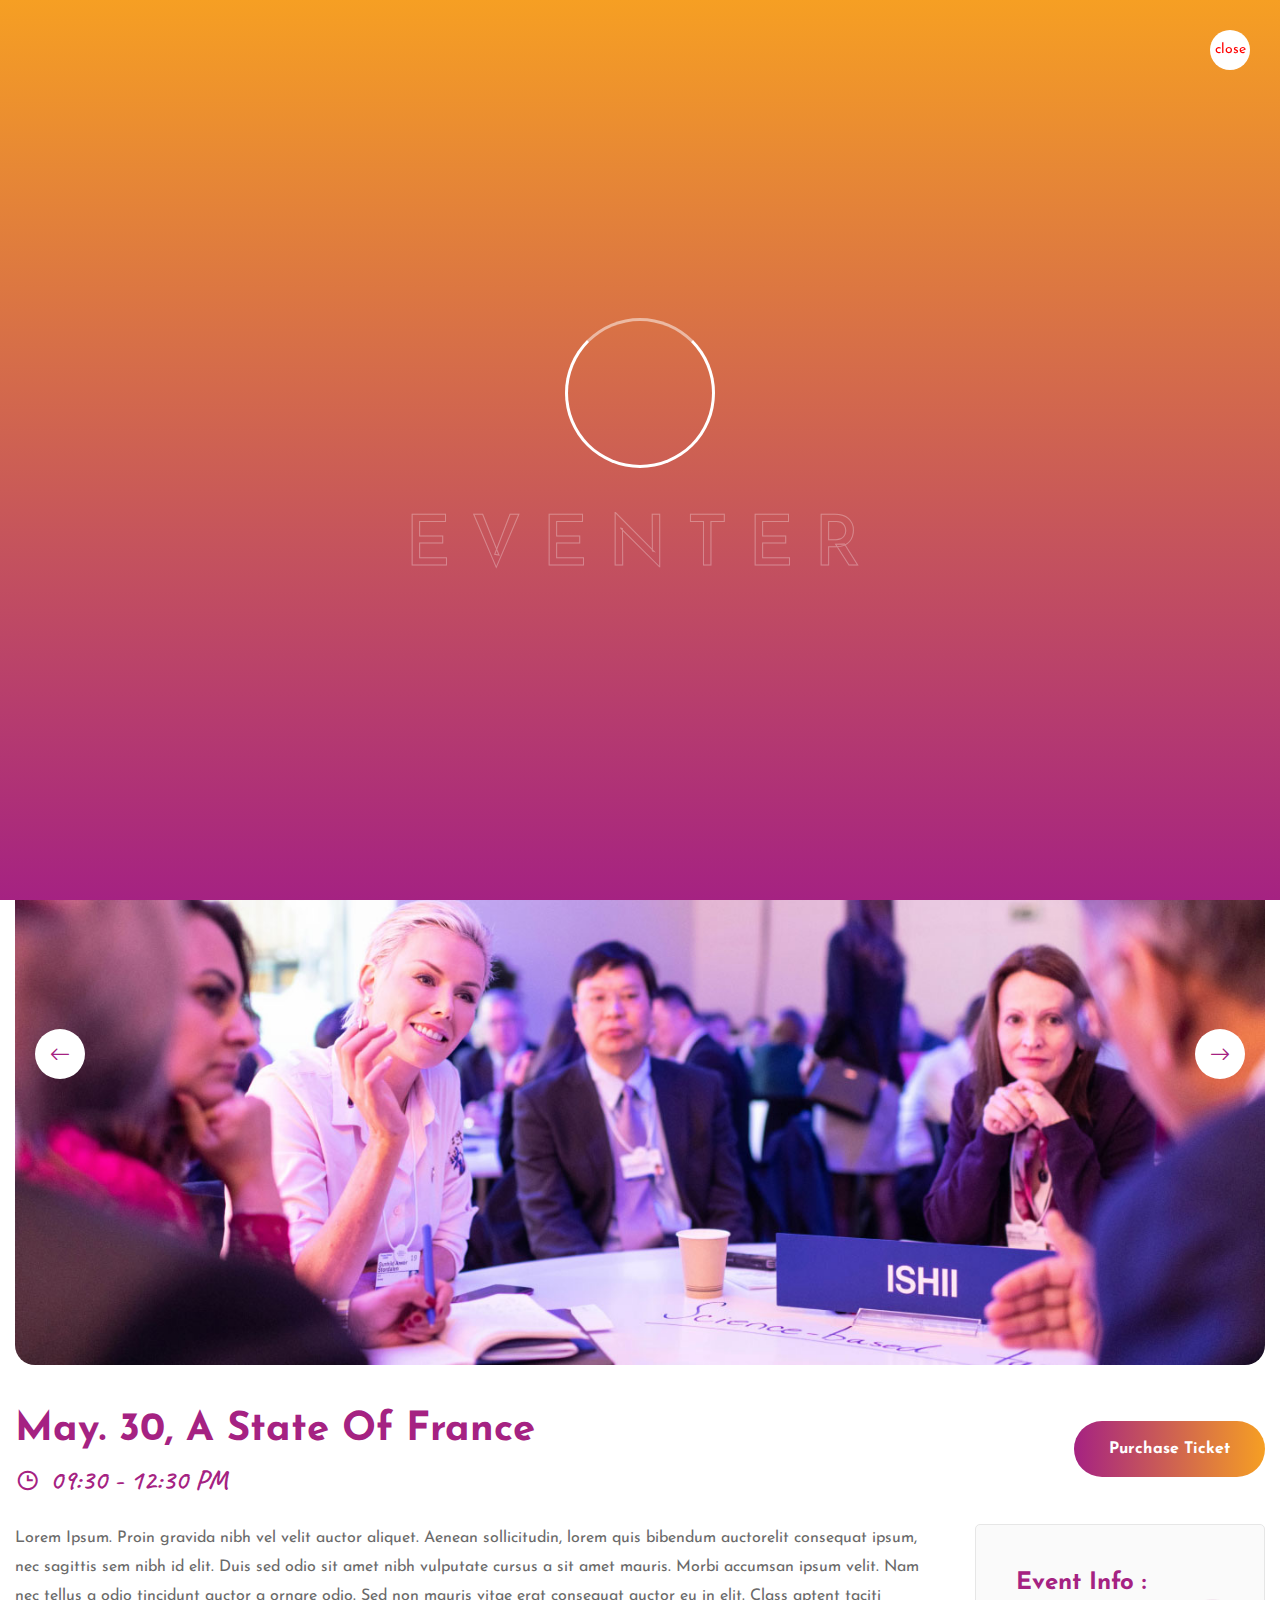
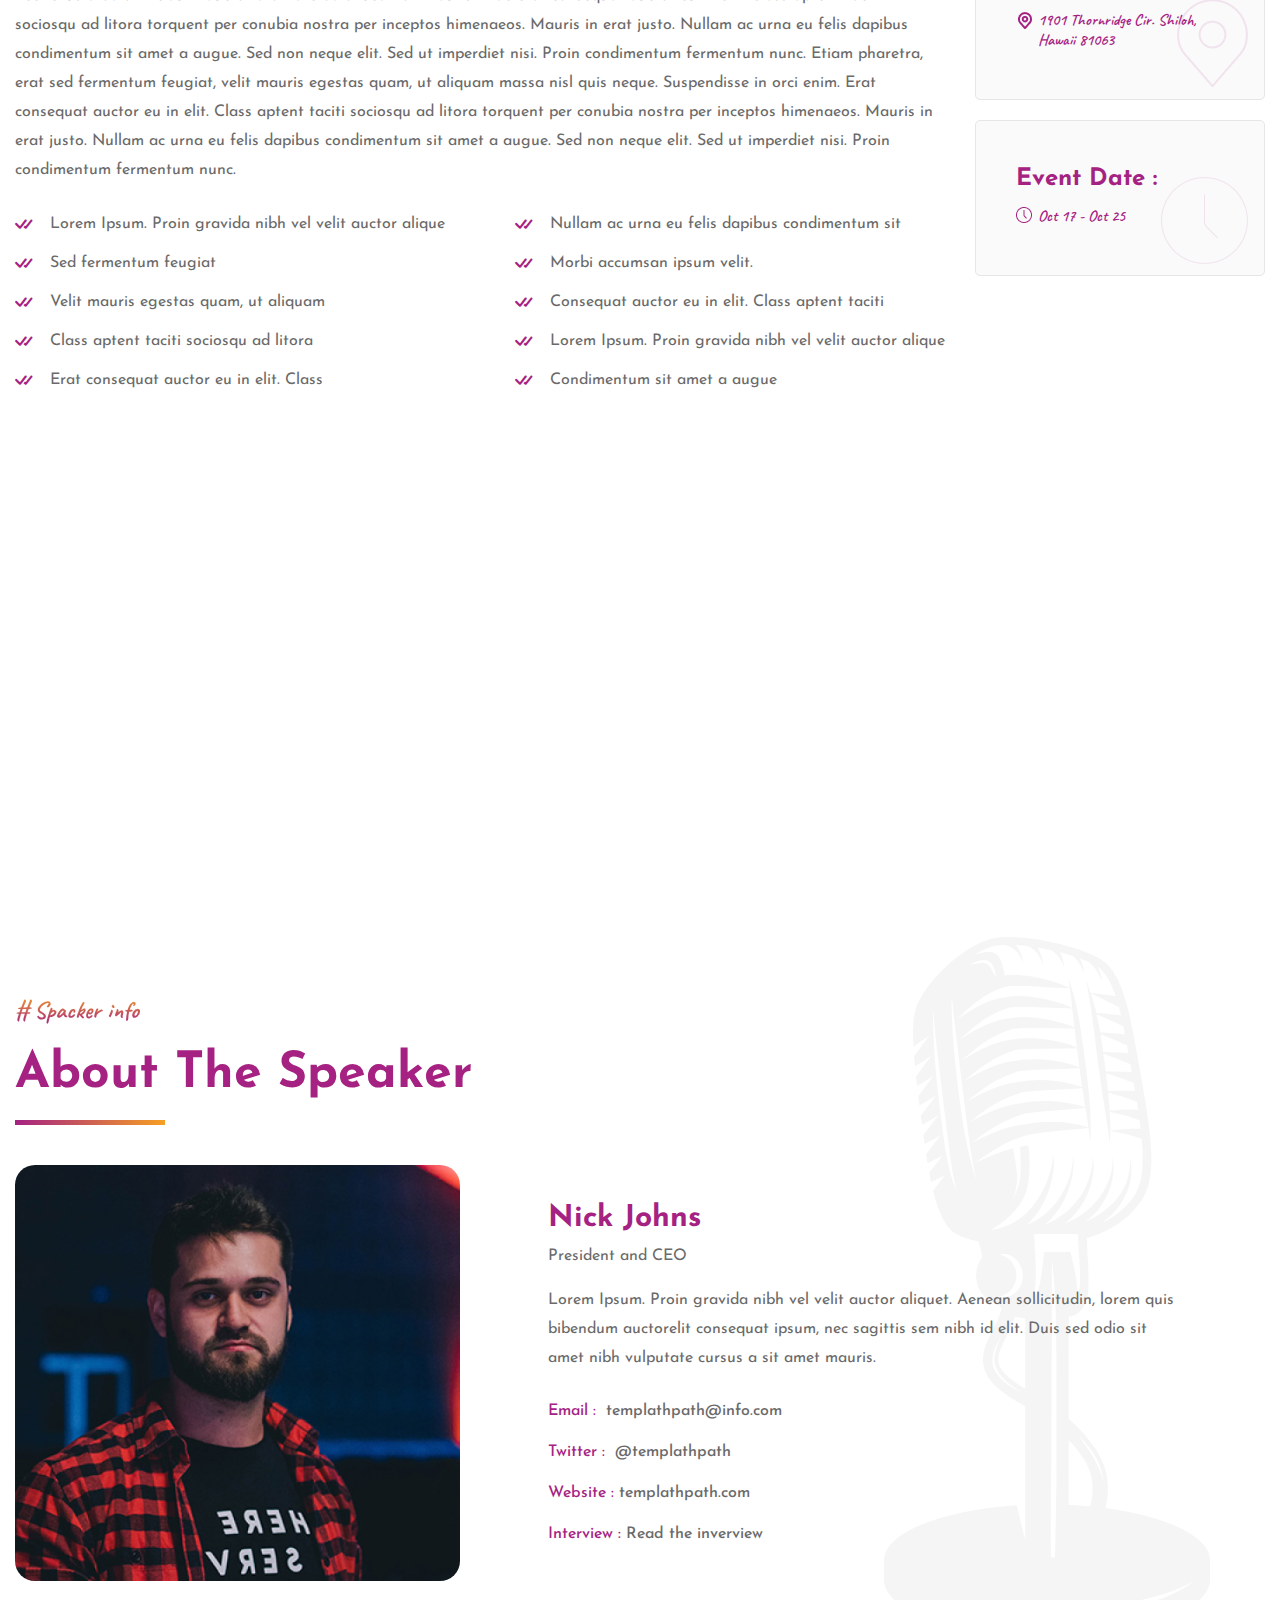
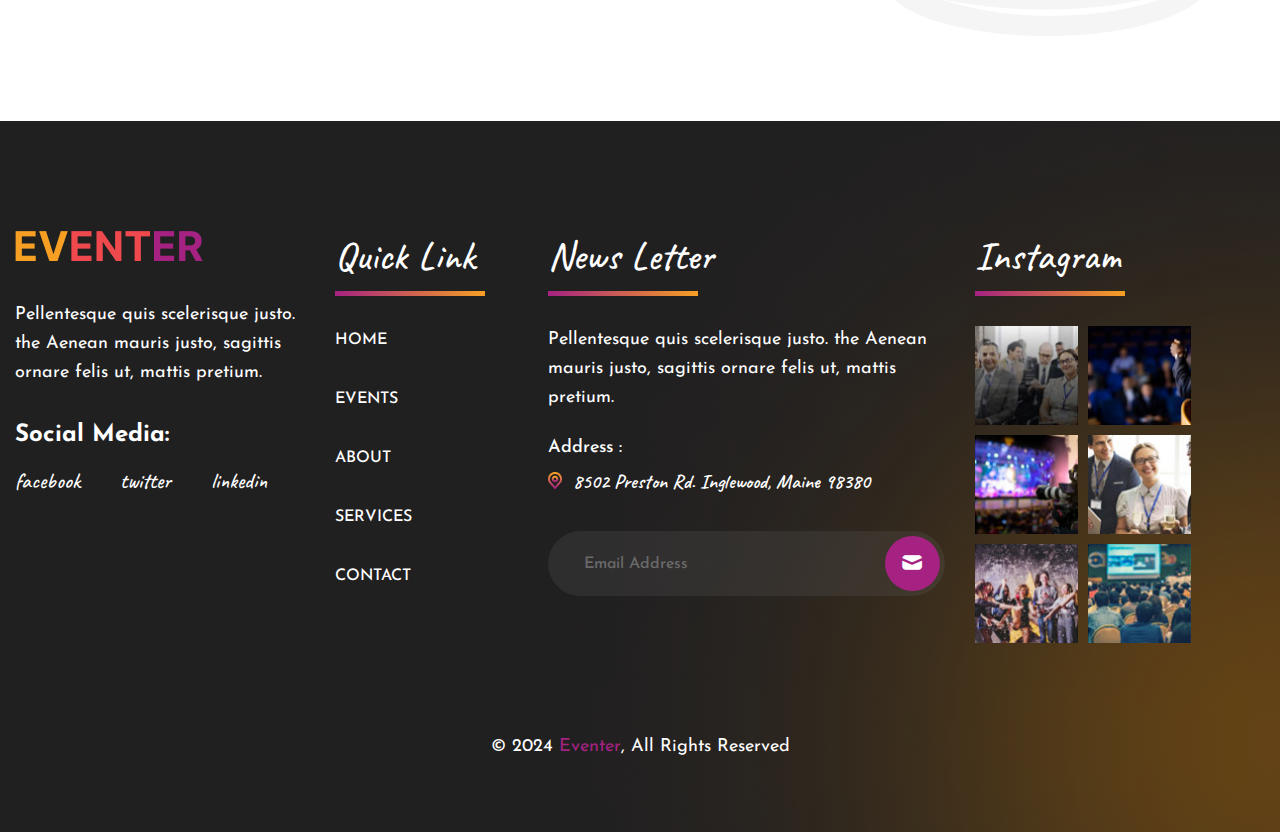
<file: event-details.html>
<!DOCTYPE html>
<html lang="en">
<head>
<meta charset="utf-8">
<meta http-equiv="X-UA-Compatible" content="IE=edge">
<meta name="viewport" content="width=device-width, initial-scale=1.0, maximum-scale=1.0, user-scalable=0">

<title>Eventer - HTML 5 Template Preview</title>

<!-- Fav Icon -->
<link rel="icon" href="assets/images/favicon.ico" type="image/x-icon">

<!-- Google Fonts -->
<link href="https://fonts.googleapis.com/css2?family=Caveat:wght@400;500;600;700&amp;display=swap" rel="stylesheet">
<link href="https://fonts.googleapis.com/css2?family=Josefin+Sans:ital,wght@0,100;0,200;0,300;0,400;0,500;0,600;0,700;1,100;1,200;1,300;1,400;1,500;1,600;1,700&amp;display=swap" rel="stylesheet">

<!-- Stylesheets -->
<link href="assets/css/font-awesome-all.css" rel="stylesheet">
<link href="assets/css/flaticon.css" rel="stylesheet">
<link href="assets/css/owl.css" rel="stylesheet">
<link href="assets/css/bootstrap.css" rel="stylesheet">
<link href="assets/css/jquery.fancybox.min.css" rel="stylesheet">
<link href="assets/css/animate.css" rel="stylesheet">
<link href="assets/css/nice-select.css" rel="stylesheet">
<link href="assets/css/elpath.css" rel="stylesheet">
<link href="assets/css/color.css" id="jssDefault" rel="stylesheet">
<link href="assets/css/rtl.css" rel="stylesheet">
<link href="assets/css/style.css" rel="stylesheet">
<link href="assets/css/module-css/page-title.css" rel="stylesheet">
<link href="assets/css/module-css/event-details.css" rel="stylesheet">
<link href="assets/css/module-css/team-details.css" rel="stylesheet">
<link href="assets/css/responsive.css" rel="stylesheet">

</head>


<!-- page wrapper -->
<body>

    <div class="boxed_wrapper ltr">


        <!-- preloader -->
        <div class="loader-wrap">
            <div class="preloader">
                <div class="preloader-close">close</div>
                <div id="handle-preloader" class="handle-preloader">
                    <div class="animation-preloader">
                        <div class="spinner"></div>
                        <div class="txt-loading">
                            <span data-text-preloader="e" class="letters-loading">
                                e
                            </span>
                            <span data-text-preloader="v" class="letters-loading">
                                v
                            </span>
                            <span data-text-preloader="e" class="letters-loading">
                                e
                            </span>
                            <span data-text-preloader="n" class="letters-loading">
                                n
                            </span>
                            <span data-text-preloader="t" class="letters-loading">
                                t
                            </span>
                            <span data-text-preloader="e" class="letters-loading">
                                e
                            </span>
                            <span data-text-preloader="r" class="letters-loading">
                                r
                            </span>
                        </div>
                    </div>   
                </div>
            </div>
        </div>
        <!-- preloader end -->


        <!-- page-direction -->
        <div class="page_direction">
            <div class="demo-rtl direction_switch"><button class="rtl">RTL</button></div>
            <div class="demo-ltr direction_switch"><button class="ltr">LTR</button></div>
        </div>
        <!-- page-direction end -->


        <!-- main header -->
        <header class="main-header header-style-two">
            <!-- header-lower -->
            <div class="header-lower">
                <div class="auto-container">
                    <div class="outer-box">
                        <figure class="logo-box"><a href="index.html"><img src="assets/images/logo.png" alt=""></a></figure>
                        <div class="menu-area">
                            <!--Mobile Navigation Toggler-->
                            <div class="mobile-nav-toggler">
                                <i class="icon-bar"></i>
                                <i class="icon-bar"></i>
                                <i class="icon-bar"></i>
                            </div>
                            <nav class="main-menu navbar-expand-md navbar-light clearfix">
                                <div class="collapse navbar-collapse show clearfix" id="navbarSupportedContent">
                                    <ul class="navigation clearfix">
                                        <li class="dropdown"><a href="#">Home</a>
                                            <ul>
                                                <li><a href="index.html">Home One</a></li>
                                                <li><a href="index-2.html">Home Two</a></li>
                                                <li><a href="index-3.html">Home Three</a></li>
                                                <li><a href="index-4.html">Home Four</a></li>
                                                <li><a href="index-onepage.html">OnePage Home</a></li>
                                                <li class="dropdown"><a href="#">Header Style</a>
                                                    <ul>
                                                        <li><a href="index.html">Header Style One</a></li>
                                                        <li><a href="index-3.html">Header Style Two</a></li>
                                                    </ul>
                                                </li>
                                            </ul>
                                        </li> 
                                        <li class="current dropdown"><a href="#">Events</a>
                                            <ul>
                                                <li><a href="event.html">Events Schedule</a></li>
                                                <li><a href="event-details.html">Event Details</a></li>
                                            </ul>
                                        </li>
                                        <li class="dropdown"><a href="#">Pages</a>
                                            <ul>
                                                <li class="dropdown"><a href="#">Gallery</a>
                                                    <ul>
                                                        <li><a href="gallery.html">Events Gallery</a></li>
                                                        <li><a href="gallery-2.html">Events Gallery With Text</a></li>
                                                    </ul>
                                                </li>
                                                <li class="dropdown"><a href="#">Speckers</a>
                                                    <ul>
                                                        <li><a href="specker.html">Event Speckers</a></li>
                                                        <li><a href="specker-details.html">Specker Details</a></li>
                                                    </ul>
                                                </li>
                                                <li><a href="about.html">About Event</a></li>
                                                <li><a href="partner.html">Our Partners</a></li>
                                                <li><a href="faq.html">Support & FAQ</a></li>
                                                <li><a href="venue.html">Venue</a></li>
                                                <li><a href="hotel.html">Hotel Room</a></li>
                                                <li><a href="pricing.html">Pricing</a></li>
                                                <li><a href="search.html">Search Not found</a></li>
                                                <li><a href="error.html">404</a></li>
                                            </ul>
                                        </li> 
                                        <li class="dropdown"><a href="#">Blog</a>
                                            <ul>
                                                <li><a href="blog.html">Blog Grid</a></li>
                                                <li><a href="blog-2.html">Blog Standard</a></li>
                                                <li><a href="blog-details.html">Blog Details</a></li>
                                            </ul>
                                        </li>
                                        <li><a href="contact.html">Contact</a></li> 
                                    </ul>
                                </div>
                            </nav>
                        </div>
                        <div class="menu-right-content">
                            <div class="btn-box mr_40"><a href="index-2.html" class="theme-btn btn-one">Purchase Ticket</a></div>
                            <ul class="social-links">
                                <li><a href="index-2.html"><i class="fab fa-facebook-f"></i></a></li>
                                <li><a href="index-2.html"><i class="fab fa-twitter"></i></a></li>
                                <li><a href="index-2.html"><i class="fab fa-linkedin-in"></i></a></li>
                            </ul>
                        </div>
                    </div>
                </div>
            </div>

            <!--sticky Header-->
            <div class="sticky-header">
                <div class="auto-container">
                    <div class="outer-box">
                        <div class="logo-box">
                            <figure class="logo"><a href="index.html"><img src="assets/images/logo.png" alt=""></a></figure>
                        </div>
                        <div class="menu-area">
                            <nav class="main-menu clearfix">
                                <!--Keep This Empty / Menu will come through Javascript-->
                            </nav>
                        </div>
                        <div class="menu-right-content">
                            <div class="btn-box mr_40"><a href="index-2.html" class="theme-btn btn-one">Purchase Ticket</a></div>
                            <ul class="social-links">
                                <li><a href="index-2.html"><i class="fab fa-facebook-f"></i></a></li>
                                <li><a href="index-2.html"><i class="fab fa-twitter"></i></a></li>
                                <li><a href="index-2.html"><i class="fab fa-linkedin-in"></i></a></li>
                            </ul>
                        </div>
                    </div>
                </div>
            </div>
        </header>
        <!-- main-header end -->


        <!-- Mobile Menu  -->
        <div class="mobile-menu">
            <div class="menu-backdrop"></div>
            <div class="close-btn"><i class="fas fa-times"></i></div>
            
            <nav class="menu-box">
                <div class="nav-logo"><a href="index.html"><img src="assets/images/logo-2.png" alt="" title=""></a></div>
                <div class="menu-outer"><!--Here Menu Will Come Automatically Via Javascript / Same Menu as in Header--></div>
                <div class="contact-info">
                    <h4>Contact Info</h4>
                    <ul>
                        <li>Chicago 12, Melborne City, USA</li>
                        <li><a href="tel:+8801682648101">+88 01682648101</a></li>
                        <li><a href="mailto:info@example.com">info@example.com</a></li>
                    </ul>
                </div>
                <div class="social-links">
                    <ul class="clearfix">
                        <li><a href="index.html"><span class="fab fa-twitter"></span></a></li>
                        <li><a href="index.html"><span class="fab fa-facebook-square"></span></a></li>
                        <li><a href="index.html"><span class="fab fa-pinterest-p"></span></a></li>
                        <li><a href="index.html"><span class="fab fa-instagram"></span></a></li>
                        <li><a href="index.html"><span class="fab fa-youtube"></span></a></li>
                    </ul>
                </div>
            </nav>
        </div><!-- End Mobile Menu -->


        <!-- page-title -->
        <section class="page-title">
            <div class="bg-layer" style="background-image: url(assets/images/background/page-title.jpg);"></div>
            <div class="pattern-layer">
                <div class="pattern-1" style="background-image: url(assets/images/shape/shape-36.png);"></div>
                <div class="pattern-2" style="background-image: url(assets/images/shape/shape-47.png);"></div>
            </div>
            <div class="auto-container">
                <div class="content-box">
                    <ul class="bread-crumb clearfix mb_20">
                        <li><a href="index.html"># Home</a></li>
                        <li>&nbsp;-&nbsp;</li>
                        <li>Event Details</li>
                    </ul>
                    <h1>Event Details</h1>
                </div>
            </div>
        </section>
        <!-- page-title end -->


        <!-- event-details -->
        <section class="event-details pt_100 pb_80">
            <div class="auto-container">
                <div class="event-details-content">
                    <div class="carousel-content">
                        <div class="single-item-carousel owl-carousel owl-theme owl-dots-none nav-style-one">
                            <figure class="image-box"><img src="assets/images/resource/event-9.jpg" alt=""></figure>
                            <figure class="image-box"><img src="assets/images/resource/event-9.jpg" alt=""></figure>
                            <figure class="image-box"><img src="assets/images/resource/event-9.jpg" alt=""></figure>
                        </div>
                    </div>
                    <div class="content-box pt_40 p_relative">
                        <div class="title-box">
                            <div class="title-text">
                                <h2>May. 30, A State Of France</h2>
                                <div class="time"><i class="icon-16"></i>09:30 - 12:30 PM</div>
                            </div>
                            <div class="btn-box">
                                <a href="event-details.html" class="theme-btn btn-one">Purchase Ticket</a>
                            </div>
                        </div>
                        <div class="row clearfix">
                            <div class="col-lg-9 col-md-12 col-sm-12 text-column">
                                <div class="text-box">
                                    <p>Lorem Ipsum. Proin gravida nibh vel velit auctor aliquet. Aenean sollicitudin, lorem quis bibendum auctorelit consequat ipsum, nec sagittis sem nibh id elit. Duis sed odio sit amet nibh vulputate cursus a sit amet mauris. Morbi accumsan ipsum velit. Nam nec tellus a odio tincidunt auctor a ornare odio. Sed non mauris vitae erat consequat auctor eu in elit. Class aptent taciti sociosqu ad litora torquent per conubia nostra per inceptos himenaeos. Mauris in erat justo. Nullam ac urna eu felis dapibus condimentum sit amet a augue. Sed non neque elit. Sed ut imperdiet nisi. Proin condimentum fermentum nunc. Etiam pharetra, erat sed fermentum feugiat, velit mauris egestas quam, ut aliquam massa nisl quis neque. Suspendisse in orci enim. Erat consequat auctor eu in elit. Class aptent taciti sociosqu ad litora torquent per conubia nostra per inceptos himenaeos. Mauris in erat justo. Nullam ac urna eu felis dapibus condimentum sit amet a augue. Sed non neque elit. Sed ut imperdiet nisi. Proin condimentum fermentum nunc.</p>
                                    <div class="list-inner">
                                        <ul class="list-item clearfix">
                                            <li>Lorem Ipsum. Proin gravida nibh vel velit auctor alique</li>
                                            <li>Sed fermentum feugiat</li>
                                            <li>Velit mauris egestas quam, ut aliquam</li>
                                            <li>Class aptent taciti sociosqu ad litora</li>
                                            <li>Erat consequat auctor eu in elit. Class</li>
                                        </ul>
                                        <ul class="list-item clearfix">
                                            <li>Nullam ac urna eu felis dapibus condimentum sit</li>
                                            <li>Morbi accumsan ipsum velit.</li>
                                            <li>Consequat auctor eu in elit. Class aptent taciti</li>
                                            <li>Lorem Ipsum. Proin gravida nibh vel velit auctor alique</li>
                                            <li>Condimentum sit amet a augue</li>
                                        </ul>
                                    </div>
                                </div>
                            </div>
                            <div class="col-lg-3 col-md-12 col-sm-12 info-column">
                                <div class="info-inner">
                                    <div class="single-info-box">
                                        <div class="light-icon"><img src="assets/images/icons/icon-12.png" alt=""></div>
                                        <h3>Event Info :</h3>
                                        <span><img src="assets/images/icons/icon-11.png" alt=""> 1901 Thornridge Cir. Shiloh, Hawaii 81063</span>
                                    </div>
                                    <div class="single-info-box">
                                        <div class="light-icon"><img src="assets/images/icons/icon-14.png" alt=""></div>
                                        <h3>Event Date :</h3>
                                        <span><img src="assets/images/icons/icon-13.png" alt=""> Oct 17 - Oct 25</span>
                                    </div>
                                </div>
                            </div>
                        </div>
                        <div class="map-inner mt_30">
                            <iframe src="https://www.google.com/maps/embed?pb=!1m18!1m12!1m3!1d55945.16225505631!2d-73.90847969206546!3d40.66490264739892!2m3!1f0!2f0!3f0!3m2!1i1024!2i768!4f13.1!3m3!1m2!1s0x89c24fa5d33f083b%3A0xc80b8f06e177fe62!2sNew%20York%2C%20NY%2C%20USA!5e0!3m2!1sen!2sbd!4v1601263396347!5m2!1sen!2sbd" width="600" height="535" frameborder="0" style="border:0; width: 100%" allowfullscreen="" aria-hidden="false" tabindex="0"></iframe>
                        </div>
                    </div>
                </div>
            </div>
        </section>
        <!-- event-details end -->


        <!-- team-details -->
        <section class="team-details pb_140">
            <div class="pattern-layer" style="background-image: url(assets/images/shape/shape-48.png);"></div>
            <div class="auto-container">
                <div class="sec-title mb_40">
                    <span class="sub-title"># Spacker info</span>
                    <h2>About The Speaker</h2>
                </div>
                <div class="team-details-content">
                    <div class="row align-items-center">
                        <div class="col-lg-5 col-md-12 col-sm-12 image-column">
                            <figure class="image-box"><img src="assets/images/team/team-9.jpg" alt=""></figure>
                        </div>
                        <div class="col-lg-7 col-md-12 col-sm-12 content-column">
                            <div class="content-box">
                                <h3>Nick Johns</h3>
                                <span class="designation">President and CEO</span>
                                <p>Lorem Ipsum. Proin gravida nibh vel velit auctor aliquet. Aenean sollicitudin, lorem quis bibendum auctorelit consequat ipsum, nec sagittis sem nibh id elit. Duis sed odio sit amet nibh vulputate cursus a sit amet mauris.</p>
                                <ul class="list-item clearfix">
                                    <li><span>Email : </span>&nbsp;<a href="event-details.html">templathpath@info.com</a></li>
                                    <li><span>Twitter : </span>&nbsp;<a href="event-details.html">@templathpath</a></li>
                                    <li><span>Website :</span>&nbsp;<a href="event-details.html">templathpath.com</a></li>
                                    <li><span>Interview :</span>&nbsp;<a href="event-details.html">Read the inverview</a></li>
                                </ul>
                            </div>
                        </div>
                    </div>
                </div>
            </div>
        </section>
        <!-- team-details end -->


        <!-- main-footer -->
        <footer class="main-footer">
            <div class="bg-layer" style="background-image: url(assets/images/background/footer-bg.jpg);"></div>
            <div class="pattern-layer" style="background-image: url(assets/images/shape/shape-22.png);"></div>
            <div class="widget-section">
                <div class="auto-container">
                    <div class="row clearfix">
                        <div class="col-lg-3 col-md-6 col-sm-12 footer-column">
                            <div class="footer-widget logo-widget">
                                <figure class="footer-logo"><a href="index.html"><img src="assets/images/logo-2.png" alt=""></a></figure>
                                <p>Pellentesque quis scelerisque justo. the Aenean mauris justo, sagittis ornare felis ut, mattis pretium.</p>
                                <h3>Social Media:</h3>
                                <ul class="social-links">
                                    <li><a href="index.html">facebook</a></li>
                                    <li><a href="index.html">twitter</a></li>
                                    <li><a href="index.html">linkedin</a></li>
                                </ul>
                            </div>
                        </div>
                        <div class="col-lg-2 col-md-6 col-sm-12 footer-column">
                            <div class="footer-widget links-widget">
                                <span class="title-text">Quick Link</span>
                                <div class="widget-content">
                                    <ul class="links-list clearfix">
                                        <li><a href="index.html">Home</a></li>
                                        <li><a href="event.html">Events</a></li>
                                        <li><a href="about.html">About</a></li>
                                        <li><a href="index.html">Services</a></li>
                                        <li><a href="contact.html">Contact</a></li>
                                    </ul>
                                </div>
                            </div>
                        </div>
                        <div class="col-lg-4 col-md-6 col-sm-12 footer-column">
                            <div class="footer-widget newsletter-widget">
                                <span class="title-text">News Letter</span>
                                <div class="widget-content">
                                    <p>Pellentesque quis scelerisque justo. the Aenean mauris justo, sagittis ornare felis ut, mattis pretium.</p>
                                    <div class="location-box mb_35">
                                        <h5>Address :</h5>
                                        <span><img src="assets/images/icons/icon-5.png" alt=""> 8502 Preston Rd. Inglewood, Maine 98380</span>
                                    </div>
                                    <div class="form-inner">
                                        <form method="post" action="https://azim.hostlin.com/Eventer/contact.html">
                                            <div class="form-group">
                                                <input type="email" name="email" placeholder="Email Address" required>
                                                <button type="submit"><i class="icon-12"></i></button>
                                            </div>
                                        </form>
                                    </div>
                                </div>
                            </div>
                        </div>
                        <div class="col-lg-3 col-md-6 col-sm-12 footer-column">
                            <div class="footer-widget instagram-widget">
                                <span class="title-text">Instagram</span>
                                <div class="widget-content">
                                    <ul class="image-list clearfix">
                                        <li>
                                            <figure class="image">
                                                <img src="assets/images/resource/footer-1.jpg" alt="">
                                                <a href="index.html"><i class="icon-13"></i></a>
                                            </figure>
                                        </li>
                                        <li>
                                            <figure class="image">
                                                <img src="assets/images/resource/footer-2.jpg" alt="">
                                                <a href="index.html"><i class="icon-13"></i></a>
                                            </figure>
                                        </li>
                                        <li>
                                            <figure class="image">
                                                <img src="assets/images/resource/footer-3.jpg" alt="">
                                                <a href="index.html"><i class="icon-13"></i></a>
                                            </figure>
                                        </li>
                                        <li>
                                            <figure class="image">
                                                <img src="assets/images/resource/footer-4.jpg" alt="">
                                                <a href="index.html"><i class="icon-13"></i></a>
                                            </figure>
                                        </li>
                                        <li>
                                            <figure class="image">
                                                <img src="assets/images/resource/footer-5.jpg" alt="">
                                                <a href="index.html"><i class="icon-13"></i></a>
                                            </figure>
                                        </li>
                                        <li>
                                            <figure class="image">
                                                <img src="assets/images/resource/footer-6.jpg" alt="">
                                                <a href="index.html"><i class="icon-13"></i></a>
                                            </figure>
                                        </li>
                                    </ul>
                                </div>
                            </div>
                        </div>
                    </div>
                </div>
            </div>
            <div class="footer-bottom centred">
                <div class="auto-container">
                    <div class="copyright"><p>&copy; 2024 <a href="index.html">Eventer</a>, All Rights Reserved</p></div>
                </div>
            </div>
        </footer>
        <!-- main-footer end -->


        <!--Scroll to top-->
        <div class="scroll-to-top">
            <div>
                <div class="scroll-top-inner">
                    <div class="scroll-bar">
                        <div class="bar-inner"></div>
                    </div>
                    <div class="scroll-bar-text">Go To Top</div>
                </div>
            </div>
        </div>
        <!-- Scroll to top end -->
        
    </div>


    <!-- jequery plugins -->
    <script src="assets/js/jquery.js"></script>
    <script src="assets/js/bootstrap.min.js"></script>
    <script src="assets/js/owl.js"></script>
    <script src="assets/js/wow.js"></script>
    <script src="assets/js/jquery.fancybox.js"></script>
    <script src="assets/js/appear.js"></script>
    <script src="assets/js/isotope.js"></script>
    <script src="assets/js/jquery.nice-select.min.js"></script>
    <script src="assets/js/parallax-scroll.js"></script>
    <script src="assets/js/scrollbar.js"></script>

    <!-- main-js -->
    <script src="assets/js/script.js"></script>

</body><!-- End of .page_wrapper -->
</html>
</file>
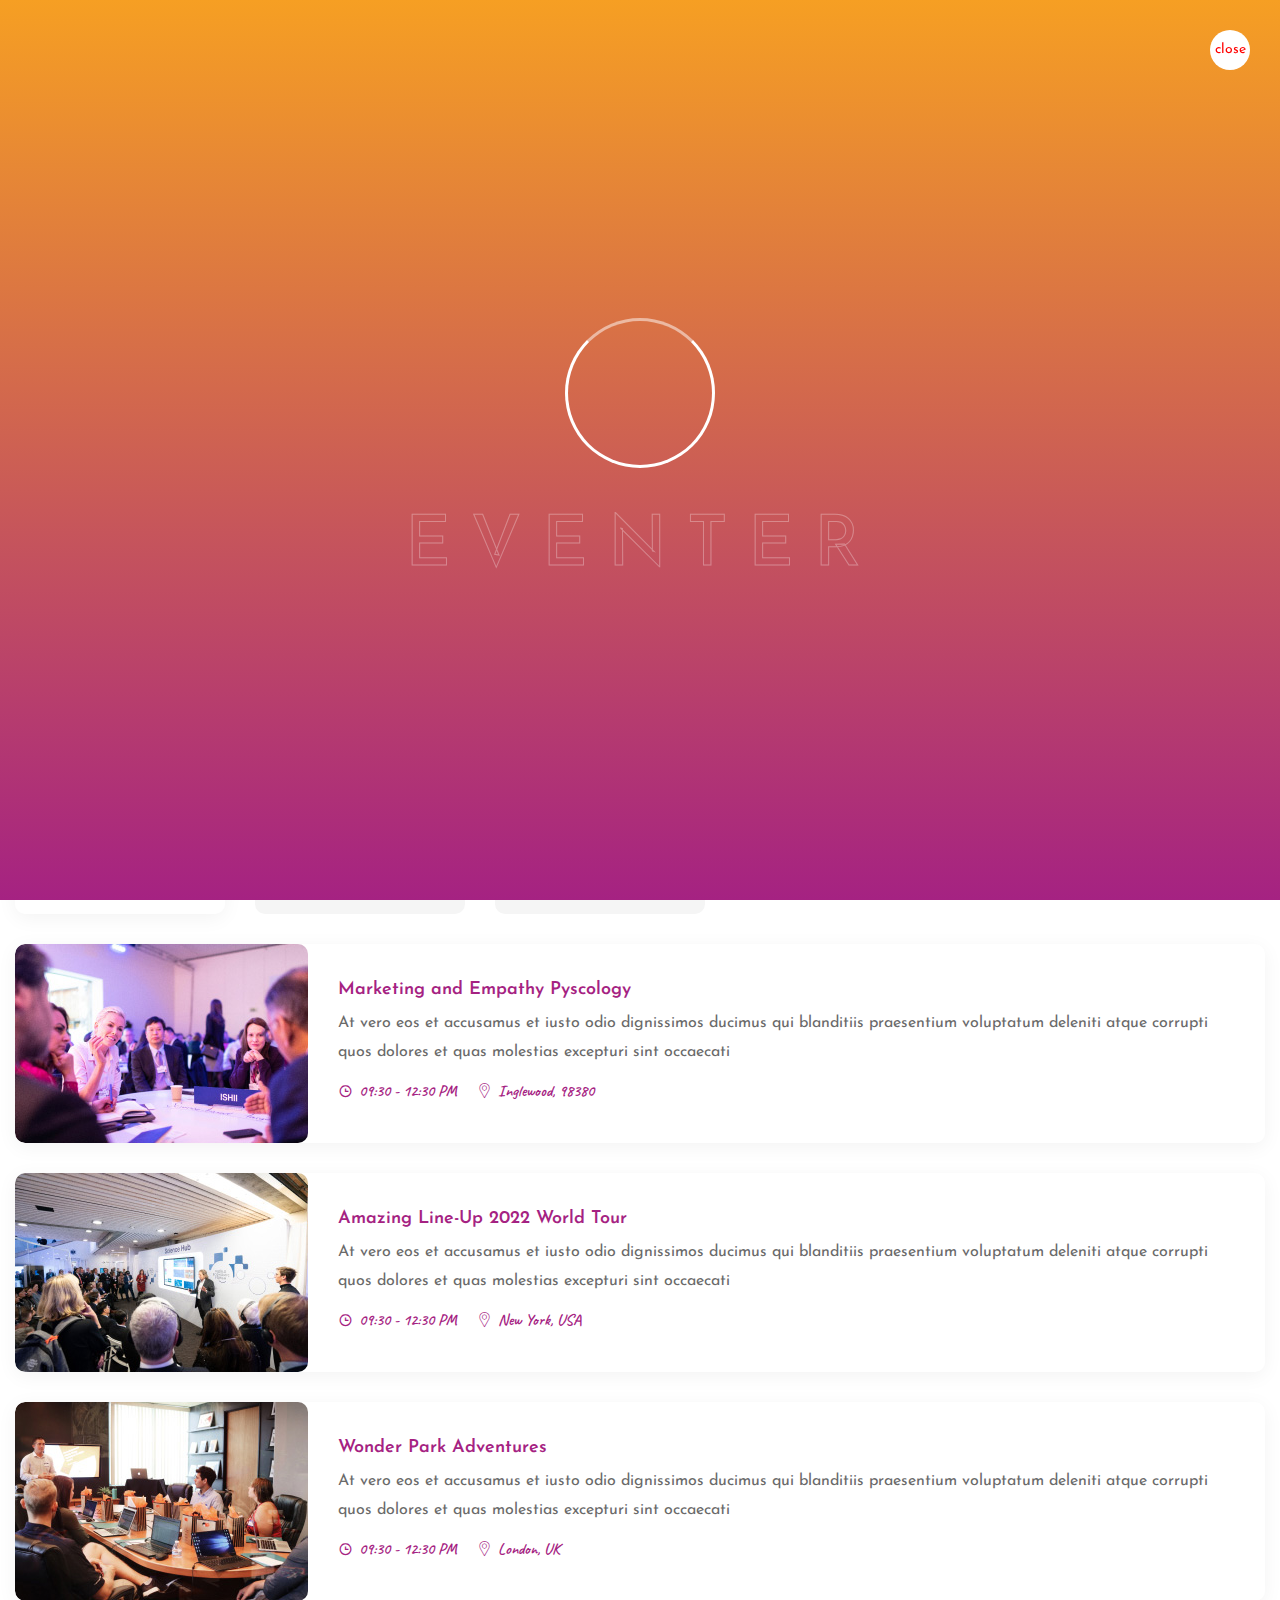
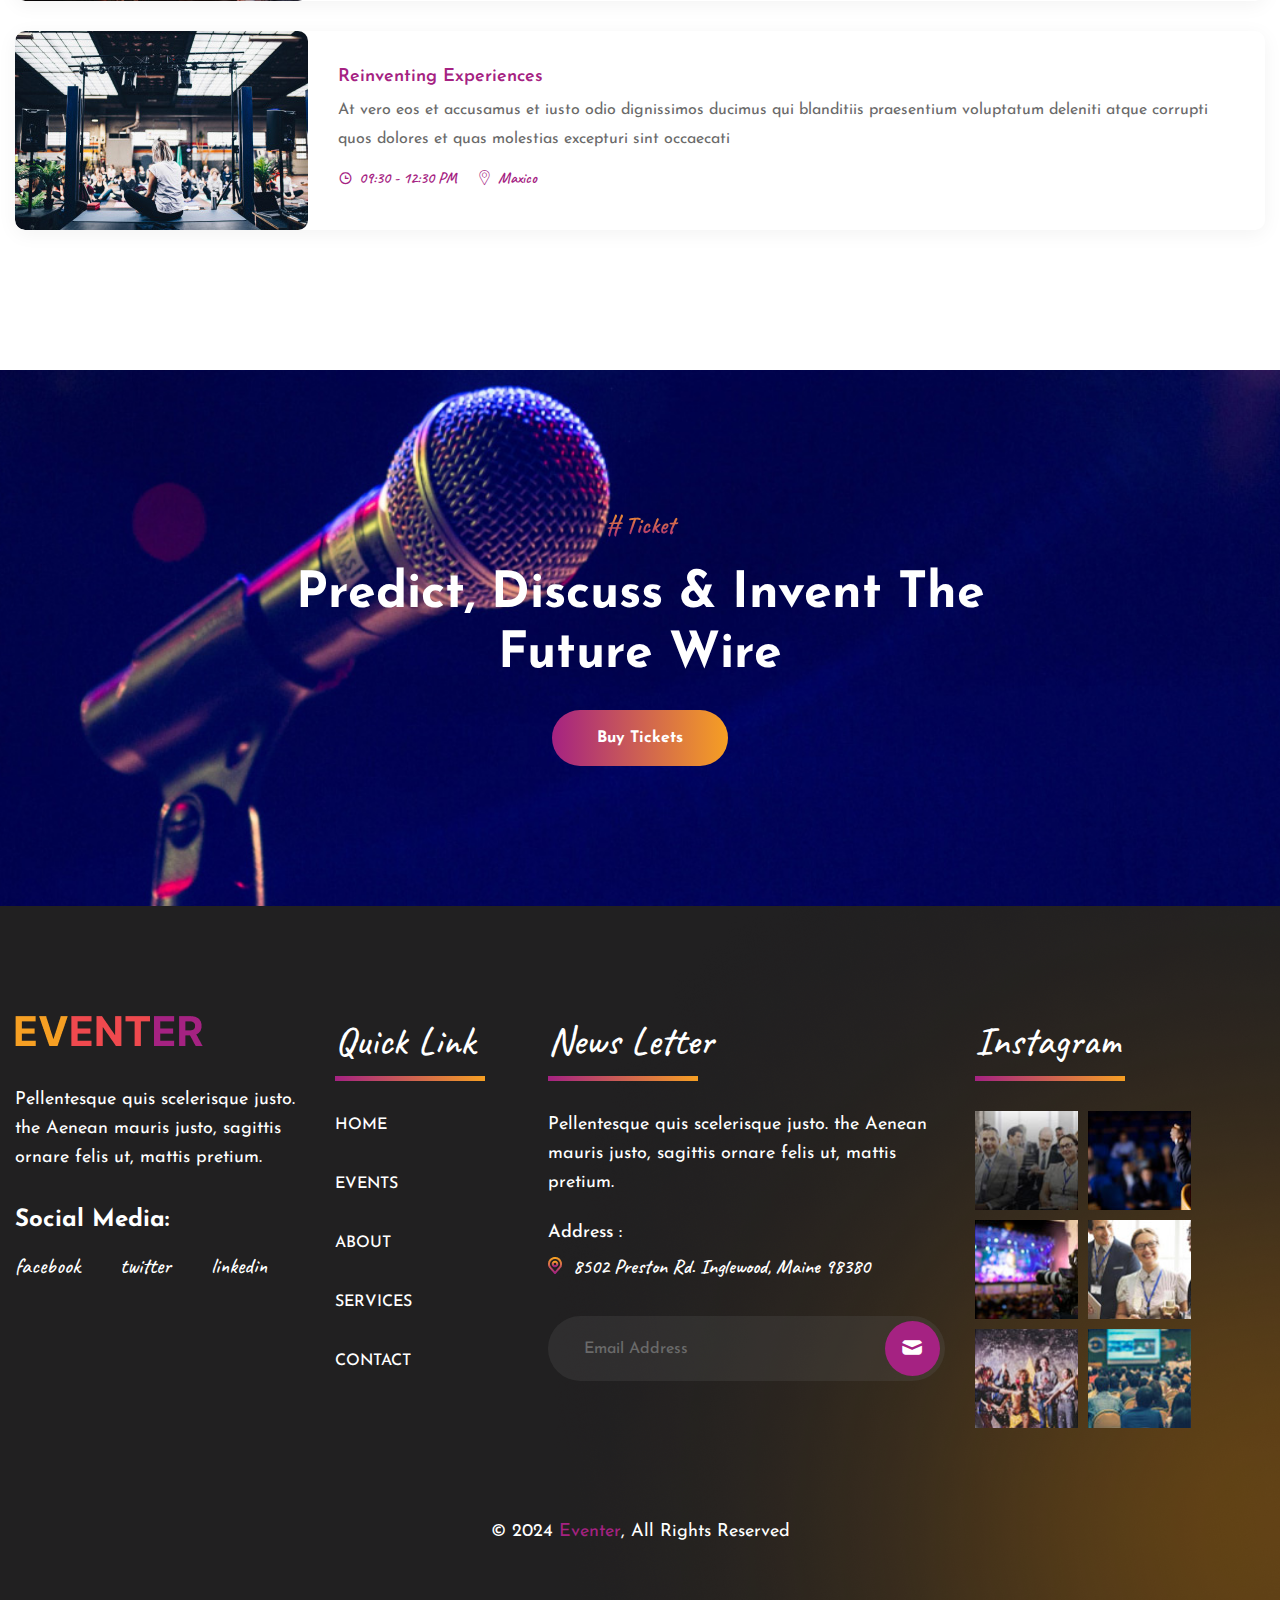
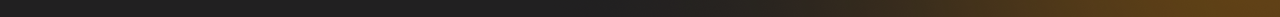
<file: event.html>
<!DOCTYPE html>
<html lang="en">
<head>
<meta charset="utf-8">
<meta http-equiv="X-UA-Compatible" content="IE=edge">
<meta name="viewport" content="width=device-width, initial-scale=1.0, maximum-scale=1.0, user-scalable=0">

<title>Eventer - HTML 5 Template Preview</title>

<!-- Fav Icon -->
<link rel="icon" href="assets/images/favicon.ico" type="image/x-icon">

<!-- Google Fonts -->
<link href="https://fonts.googleapis.com/css2?family=Caveat:wght@400;500;600;700&amp;display=swap" rel="stylesheet">
<link href="https://fonts.googleapis.com/css2?family=Josefin+Sans:ital,wght@0,100;0,200;0,300;0,400;0,500;0,600;0,700;1,100;1,200;1,300;1,400;1,500;1,600;1,700&amp;display=swap" rel="stylesheet">

<!-- Stylesheets -->
<link href="assets/css/font-awesome-all.css" rel="stylesheet">
<link href="assets/css/flaticon.css" rel="stylesheet">
<link href="assets/css/owl.css" rel="stylesheet">
<link href="assets/css/bootstrap.css" rel="stylesheet">
<link href="assets/css/jquery.fancybox.min.css" rel="stylesheet">
<link href="assets/css/animate.css" rel="stylesheet">
<link href="assets/css/nice-select.css" rel="stylesheet">
<link href="assets/css/elpath.css" rel="stylesheet">
<link href="assets/css/color.css" id="jssDefault" rel="stylesheet">
<link href="assets/css/rtl.css" rel="stylesheet">
<link href="assets/css/style.css" rel="stylesheet">
<link href="assets/css/module-css/page-title.css" rel="stylesheet">
<link href="assets/css/module-css/event.css" rel="stylesheet">
<link href="assets/css/module-css/cta.css" rel="stylesheet">
<link href="assets/css/responsive.css" rel="stylesheet">

</head>


<!-- page wrapper -->
<body>

    <div class="boxed_wrapper ltr">


        <!-- preloader -->
        <div class="loader-wrap">
            <div class="preloader">
                <div class="preloader-close">close</div>
                <div id="handle-preloader" class="handle-preloader">
                    <div class="animation-preloader">
                        <div class="spinner"></div>
                        <div class="txt-loading">
                            <span data-text-preloader="e" class="letters-loading">
                                e
                            </span>
                            <span data-text-preloader="v" class="letters-loading">
                                v
                            </span>
                            <span data-text-preloader="e" class="letters-loading">
                                e
                            </span>
                            <span data-text-preloader="n" class="letters-loading">
                                n
                            </span>
                            <span data-text-preloader="t" class="letters-loading">
                                t
                            </span>
                            <span data-text-preloader="e" class="letters-loading">
                                e
                            </span>
                            <span data-text-preloader="r" class="letters-loading">
                                r
                            </span>
                        </div>
                    </div>   
                </div>
            </div>
        </div>
        <!-- preloader end -->


        <!-- page-direction -->
        <div class="page_direction">
            <div class="demo-rtl direction_switch"><button class="rtl">RTL</button></div>
            <div class="demo-ltr direction_switch"><button class="ltr">LTR</button></div>
        </div>
        <!-- page-direction end -->


        <!-- main header -->
        <header class="main-header header-style-two">
            <!-- header-lower -->
            <div class="header-lower">
                <div class="auto-container">
                    <div class="outer-box">
                        <figure class="logo-box"><a href="index.html"><img src="assets/images/logo.png" alt=""></a></figure>
                        <div class="menu-area">
                            <!--Mobile Navigation Toggler-->
                            <div class="mobile-nav-toggler">
                                <i class="icon-bar"></i>
                                <i class="icon-bar"></i>
                                <i class="icon-bar"></i>
                            </div>
                            <nav class="main-menu navbar-expand-md navbar-light clearfix">
                                <div class="collapse navbar-collapse show clearfix" id="navbarSupportedContent">
                                    <ul class="navigation clearfix">
                                        <li class="dropdown"><a href="#">Home</a>
                                            <ul>
                                                <li><a href="index.html">Home One</a></li>
                                                <li><a href="index-2.html">Home Two</a></li>
                                                <li><a href="index-3.html">Home Three</a></li>
                                                <li><a href="index-4.html">Home Four</a></li>
                                                <li><a href="index-onepage.html">OnePage Home</a></li>
                                                <li class="dropdown"><a href="#">Header Style</a>
                                                    <ul>
                                                        <li><a href="index.html">Header Style One</a></li>
                                                        <li><a href="index-3.html">Header Style Two</a></li>
                                                    </ul>
                                                </li>
                                            </ul>
                                        </li> 
                                        <li class="current dropdown"><a href="#">Events</a>
                                            <ul>
                                                <li><a href="event.html">Events Schedule</a></li>
                                                <li><a href="event-details.html">Event Details</a></li>
                                            </ul>
                                        </li>
                                        <li class="dropdown"><a href="#">Pages</a>
                                            <ul>
                                                <li class="dropdown"><a href="#">Gallery</a>
                                                    <ul>
                                                        <li><a href="gallery.html">Events Gallery</a></li>
                                                        <li><a href="gallery-2.html">Events Gallery With Text</a></li>
                                                    </ul>
                                                </li>
                                                <li class="dropdown"><a href="#">Speckers</a>
                                                    <ul>
                                                        <li><a href="specker.html">Event Speckers</a></li>
                                                        <li><a href="specker-details.html">Specker Details</a></li>
                                                    </ul>
                                                </li>
                                                <li><a href="about.html">About Event</a></li>
                                                <li><a href="partner.html">Our Partners</a></li>
                                                <li><a href="faq.html">Support & FAQ</a></li>
                                                <li><a href="venue.html">Venue</a></li>
                                                <li><a href="hotel.html">Hotel Room</a></li>
                                                <li><a href="pricing.html">Pricing</a></li>
                                                <li><a href="search.html">Search Not found</a></li>
                                                <li><a href="error.html">404</a></li>
                                            </ul>
                                        </li> 
                                        <li class="dropdown"><a href="#">Blog</a>
                                            <ul>
                                                <li><a href="blog.html">Blog Grid</a></li>
                                                <li><a href="blog-2.html">Blog Standard</a></li>
                                                <li><a href="blog-details.html">Blog Details</a></li>
                                            </ul>
                                        </li>
                                        <li><a href="contact.html">Contact</a></li> 
                                    </ul>
                                </div>
                            </nav>
                        </div>
                        <div class="menu-right-content">
                            <div class="btn-box mr_40"><a href="index-2.html" class="theme-btn btn-one">Purchase Ticket</a></div>
                            <ul class="social-links">
                                <li><a href="index-2.html"><i class="fab fa-facebook-f"></i></a></li>
                                <li><a href="index-2.html"><i class="fab fa-twitter"></i></a></li>
                                <li><a href="index-2.html"><i class="fab fa-linkedin-in"></i></a></li>
                            </ul>
                        </div>
                    </div>
                </div>
            </div>

            <!--sticky Header-->
            <div class="sticky-header">
                <div class="auto-container">
                    <div class="outer-box">
                        <div class="logo-box">
                            <figure class="logo"><a href="index.html"><img src="assets/images/logo.png" alt=""></a></figure>
                        </div>
                        <div class="menu-area">
                            <nav class="main-menu clearfix">
                                <!--Keep This Empty / Menu will come through Javascript-->
                            </nav>
                        </div>
                        <div class="menu-right-content">
                            <div class="btn-box mr_40"><a href="index-2.html" class="theme-btn btn-one">Purchase Ticket</a></div>
                            <ul class="social-links">
                                <li><a href="index-2.html"><i class="fab fa-facebook-f"></i></a></li>
                                <li><a href="index-2.html"><i class="fab fa-twitter"></i></a></li>
                                <li><a href="index-2.html"><i class="fab fa-linkedin-in"></i></a></li>
                            </ul>
                        </div>
                    </div>
                </div>
            </div>
        </header>
        <!-- main-header end -->


        <!-- Mobile Menu  -->
        <div class="mobile-menu">
            <div class="menu-backdrop"></div>
            <div class="close-btn"><i class="fas fa-times"></i></div>
            
            <nav class="menu-box">
                <div class="nav-logo"><a href="index.html"><img src="assets/images/logo-2.png" alt="" title=""></a></div>
                <div class="menu-outer"><!--Here Menu Will Come Automatically Via Javascript / Same Menu as in Header--></div>
                <div class="contact-info">
                    <h4>Contact Info</h4>
                    <ul>
                        <li>Chicago 12, Melborne City, USA</li>
                        <li><a href="tel:+8801682648101">+88 01682648101</a></li>
                        <li><a href="mailto:info@example.com">info@example.com</a></li>
                    </ul>
                </div>
                <div class="social-links">
                    <ul class="clearfix">
                        <li><a href="index.html"><span class="fab fa-twitter"></span></a></li>
                        <li><a href="index.html"><span class="fab fa-facebook-square"></span></a></li>
                        <li><a href="index.html"><span class="fab fa-pinterest-p"></span></a></li>
                        <li><a href="index.html"><span class="fab fa-instagram"></span></a></li>
                        <li><a href="index.html"><span class="fab fa-youtube"></span></a></li>
                    </ul>
                </div>
            </nav>
        </div><!-- End Mobile Menu -->


        <!-- page-title -->
        <section class="page-title">
            <div class="bg-layer" style="background-image: url(assets/images/background/page-title.jpg);"></div>
            <div class="pattern-layer">
                <div class="pattern-1" style="background-image: url(assets/images/shape/shape-36.png);"></div>
                <div class="pattern-2" style="background-image: url(assets/images/shape/shape-47.png);"></div>
            </div>
            <div class="auto-container">
                <div class="content-box">
                    <ul class="bread-crumb clearfix mb_20">
                        <li><a href="index.html"># Home</a></li>
                        <li>&nbsp;-&nbsp;</li>
                        <li>Events Schedule</li>
                    </ul>
                    <h1>Events Schedule</h1>
                </div>
            </div>
        </section>
        <!-- page-title end -->


        <!-- event-section -->
        <section class="event-section event-page-section pt_140 pb_110">
            <div class="auto-container">
                <div class="tabs-box">
                    <div class="tab-btn-box p_relative">
                        <ul class="tab-btns tab-buttons clearfix">
                            <li class="tab-btn active-btn" data-tab="#tab-1">
                                <h3>1st Day</h3>
                                <span>September 23, 2022</span>
                            </li>
                            <li class="tab-btn" data-tab="#tab-2">
                                <h3>2st Day</h3>
                                <span>September 27, 2022</span>
                            </li>
                            <li class="tab-btn" data-tab="#tab-3">
                                <h3>3st Day</h3>
                                <span>September 28, 2022</span>
                            </li>
                        </ul>
                    </div>
                    <div class="tabs-content">
                        <div class="tab active-tab" id="tab-1">
                            <div class="event-content">
                                <div class="event-block-one">
                                    <div class="inner-box">
                                        <figure class="image-box"><a href="events-details.html"><img src="assets/images/resource/event-5.jpg" alt=""></a></figure>
                                        <div class="inner">
                                            <h5><a href="events-details.html">Marketing and Empathy Pyscology</a></h5>
                                            <p>At vero eos et accusamus et iusto odio dignissimos ducimus qui blanditiis praesentium voluptatum deleniti atque corrupti quos dolores et quas molestias excepturi sint occaecati</p>
                                            <ul class="info-list">
                                                <li><i class="icon-16"></i>09:30 - 12:30 PM</li>
                                                <li><i class="icon-4"></i>Inglewood, 98380</li>
                                            </ul>
                                        </div>
                                    </div>
                                </div>
                                <div class="event-block-one">
                                    <div class="inner-box">
                                        <figure class="image-box"><a href="events-details.html"><img src="assets/images/resource/event-6.jpg" alt=""></a></figure>
                                        <div class="inner">
                                            <h5><a href="events-details.html">Amazing Line-Up 2022 World Tour </a></h5>
                                            <p>At vero eos et accusamus et iusto odio dignissimos ducimus qui blanditiis praesentium voluptatum deleniti atque corrupti quos dolores et quas molestias excepturi sint occaecati</p>
                                            <ul class="info-list">
                                                <li><i class="icon-16"></i>09:30 - 12:30 PM</li>
                                                <li><i class="icon-4"></i>New York, USA</li>
                                            </ul>
                                        </div>
                                    </div>
                                </div>
                                <div class="event-block-one">
                                    <div class="inner-box">
                                        <figure class="image-box"><a href="events-details.html"><img src="assets/images/resource/event-7.jpg" alt=""></a></figure>
                                        <div class="inner">
                                            <h5><a href="events-details.html">Wonder Park Adventures</a></h5>
                                            <p>At vero eos et accusamus et iusto odio dignissimos ducimus qui blanditiis praesentium voluptatum deleniti atque corrupti quos dolores et quas molestias excepturi sint occaecati</p>
                                            <ul class="info-list">
                                                <li><i class="icon-16"></i>09:30 - 12:30 PM</li>
                                                <li><i class="icon-4"></i>London, UK</li>
                                            </ul>
                                        </div>
                                    </div>
                                </div>
                                <div class="event-block-one">
                                    <div class="inner-box">
                                        <figure class="image-box"><a href="events-details.html"><img src="assets/images/resource/event-8.jpg" alt=""></a></figure>
                                        <div class="inner">
                                            <h5><a href="events-details.html">Reinventing Experiences</a></h5>
                                            <p>At vero eos et accusamus et iusto odio dignissimos ducimus qui blanditiis praesentium voluptatum deleniti atque corrupti quos dolores et quas molestias excepturi sint occaecati</p>
                                            <ul class="info-list">
                                                <li><i class="icon-16"></i>09:30 - 12:30 PM</li>
                                                <li><i class="icon-4"></i>Maxico</li>
                                            </ul>
                                        </div>
                                    </div>
                                </div>
                            </div>
                        </div>
                        <div class="tab" id="tab-2">
                            <div class="event-content">
                                <div class="event-block-one">
                                    <div class="inner-box">
                                        <figure class="image-box"><a href="events-details.html"><img src="assets/images/resource/event-5.jpg" alt=""></a></figure>
                                        <div class="inner">
                                            <h5><a href="events-details.html">Marketing and Empathy Pyscology</a></h5>
                                            <p>At vero eos et accusamus et iusto odio dignissimos ducimus qui blanditiis praesentium voluptatum deleniti atque corrupti quos dolores et quas molestias excepturi sint occaecati</p>
                                            <ul class="info-list">
                                                <li><i class="icon-16"></i>09:30 - 12:30 PM</li>
                                                <li><i class="icon-4"></i>Inglewood, 98380</li>
                                            </ul>
                                        </div>
                                    </div>
                                </div>
                                <div class="event-block-one">
                                    <div class="inner-box">
                                        <figure class="image-box"><a href="events-details.html"><img src="assets/images/resource/event-7.jpg" alt=""></a></figure>
                                        <div class="inner">
                                            <h5><a href="events-details.html">Wonder Park Adventures</a></h5>
                                            <p>At vero eos et accusamus et iusto odio dignissimos ducimus qui blanditiis praesentium voluptatum deleniti atque corrupti quos dolores et quas molestias excepturi sint occaecati</p>
                                            <ul class="info-list">
                                                <li><i class="icon-16"></i>09:30 - 12:30 PM</li>
                                                <li><i class="icon-4"></i>London, UK</li>
                                            </ul>
                                        </div>
                                    </div>
                                </div>
                                <div class="event-block-one">
                                    <div class="inner-box">
                                        <figure class="image-box"><a href="events-details.html"><img src="assets/images/resource/event-6.jpg" alt=""></a></figure>
                                        <div class="inner">
                                            <h5><a href="events-details.html">Amazing Line-Up 2022 World Tour </a></h5>
                                            <p>At vero eos et accusamus et iusto odio dignissimos ducimus qui blanditiis praesentium voluptatum deleniti atque corrupti quos dolores et quas molestias excepturi sint occaecati</p>
                                            <ul class="info-list">
                                                <li><i class="icon-16"></i>09:30 - 12:30 PM</li>
                                                <li><i class="icon-4"></i>New York, USA</li>
                                            </ul>
                                        </div>
                                    </div>
                                </div>
                                <div class="event-block-one">
                                    <div class="inner-box">
                                        <figure class="image-box"><a href="events-details.html"><img src="assets/images/resource/event-8.jpg" alt=""></a></figure>
                                        <div class="inner">
                                            <h5><a href="events-details.html">Reinventing Experiences</a></h5>
                                            <p>At vero eos et accusamus et iusto odio dignissimos ducimus qui blanditiis praesentium voluptatum deleniti atque corrupti quos dolores et quas molestias excepturi sint occaecati</p>
                                            <ul class="info-list">
                                                <li><i class="icon-16"></i>09:30 - 12:30 PM</li>
                                                <li><i class="icon-4"></i>Maxico</li>
                                            </ul>
                                        </div>
                                    </div>
                                </div>
                            </div>
                        </div>
                        <div class="tab" id="tab-3">
                            <div class="event-content">
                                <div class="event-block-one">
                                    <div class="inner-box">
                                        <figure class="image-box"><a href="events-details.html"><img src="assets/images/resource/event-7.jpg" alt=""></a></figure>
                                        <div class="inner">
                                            <h5><a href="events-details.html">Wonder Park Adventures</a></h5>
                                            <p>At vero eos et accusamus et iusto odio dignissimos ducimus qui blanditiis praesentium voluptatum deleniti atque corrupti quos dolores et quas molestias excepturi sint occaecati</p>
                                            <ul class="info-list">
                                                <li><i class="icon-16"></i>09:30 - 12:30 PM</li>
                                                <li><i class="icon-4"></i>London, UK</li>
                                            </ul>
                                        </div>
                                    </div>
                                </div>
                                <div class="event-block-one">
                                    <div class="inner-box">
                                        <figure class="image-box"><a href="events-details.html"><img src="assets/images/resource/event-8.jpg" alt=""></a></figure>
                                        <div class="inner">
                                            <h5><a href="events-details.html">Reinventing Experiences</a></h5>
                                            <p>At vero eos et accusamus et iusto odio dignissimos ducimus qui blanditiis praesentium voluptatum deleniti atque corrupti quos dolores et quas molestias excepturi sint occaecati</p>
                                            <ul class="info-list">
                                                <li><i class="icon-16"></i>09:30 - 12:30 PM</li>
                                                <li><i class="icon-4"></i>Maxico</li>
                                            </ul>
                                        </div>
                                    </div>
                                </div>
                                <div class="event-block-one">
                                    <div class="inner-box">
                                        <figure class="image-box"><a href="events-details.html"><img src="assets/images/resource/event-5.jpg" alt=""></a></figure>
                                        <div class="inner">
                                            <h5><a href="events-details.html">Marketing and Empathy Pyscology</a></h5>
                                            <p>At vero eos et accusamus et iusto odio dignissimos ducimus qui blanditiis praesentium voluptatum deleniti atque corrupti quos dolores et quas molestias excepturi sint occaecati</p>
                                            <ul class="info-list">
                                                <li><i class="icon-16"></i>09:30 - 12:30 PM</li>
                                                <li><i class="icon-4"></i>Inglewood, 98380</li>
                                            </ul>
                                        </div>
                                    </div>
                                </div>
                                <div class="event-block-one">
                                    <div class="inner-box">
                                        <figure class="image-box"><a href="events-details.html"><img src="assets/images/resource/event-6.jpg" alt=""></a></figure>
                                        <div class="inner">
                                            <h5><a href="events-details.html">Amazing Line-Up 2022 World Tour </a></h5>
                                            <p>At vero eos et accusamus et iusto odio dignissimos ducimus qui blanditiis praesentium voluptatum deleniti atque corrupti quos dolores et quas molestias excepturi sint occaecati</p>
                                            <ul class="info-list">
                                                <li><i class="icon-16"></i>09:30 - 12:30 PM</li>
                                                <li><i class="icon-4"></i>New York, USA</li>
                                            </ul>
                                        </div>
                                    </div>
                                </div>
                            </div>
                        </div>
                    </div>
                </div>
            </div>
        </section>
        <!-- event-section end -->


        <!-- cta-section -->
        <section class="cta-section centred pt_140 pb_140">
            <div class="bg-layer parallax-bg" data-parallax='{"y": 100}' style="background-image: url(assets/images/background/cta-bg.jpg);"></div>
            <div class="auto-container">
                <div class="inner-box">
                    <span># Ticket</span>
                    <h2>Predict, Discuss & Invent The <br />Future Wire</h2>
                    <a href="index.html" class="theme-btn btn-one">Buy Tickets</a>
                </div>
            </div>
        </section>
        <!-- cta-section end -->


        <!-- main-footer -->
        <footer class="main-footer">
            <div class="bg-layer" style="background-image: url(assets/images/background/footer-bg.jpg);"></div>
            <div class="pattern-layer" style="background-image: url(assets/images/shape/shape-22.png);"></div>
            <div class="widget-section">
                <div class="auto-container">
                    <div class="row clearfix">
                        <div class="col-lg-3 col-md-6 col-sm-12 footer-column">
                            <div class="footer-widget logo-widget">
                                <figure class="footer-logo"><a href="index.html"><img src="assets/images/logo-2.png" alt=""></a></figure>
                                <p>Pellentesque quis scelerisque justo. the Aenean mauris justo, sagittis ornare felis ut, mattis pretium.</p>
                                <h3>Social Media:</h3>
                                <ul class="social-links">
                                    <li><a href="index.html">facebook</a></li>
                                    <li><a href="index.html">twitter</a></li>
                                    <li><a href="index.html">linkedin</a></li>
                                </ul>
                            </div>
                        </div>
                        <div class="col-lg-2 col-md-6 col-sm-12 footer-column">
                            <div class="footer-widget links-widget">
                                <span class="title-text">Quick Link</span>
                                <div class="widget-content">
                                    <ul class="links-list clearfix">
                                        <li><a href="index.html">Home</a></li>
                                        <li><a href="event.html">Events</a></li>
                                        <li><a href="about.html">About</a></li>
                                        <li><a href="index.html">Services</a></li>
                                        <li><a href="contact.html">Contact</a></li>
                                    </ul>
                                </div>
                            </div>
                        </div>
                        <div class="col-lg-4 col-md-6 col-sm-12 footer-column">
                            <div class="footer-widget newsletter-widget">
                                <span class="title-text">News Letter</span>
                                <div class="widget-content">
                                    <p>Pellentesque quis scelerisque justo. the Aenean mauris justo, sagittis ornare felis ut, mattis pretium.</p>
                                    <div class="location-box mb_35">
                                        <h5>Address :</h5>
                                        <span><img src="assets/images/icons/icon-5.png" alt=""> 8502 Preston Rd. Inglewood, Maine 98380</span>
                                    </div>
                                    <div class="form-inner">
                                        <form method="post" action="https://azim.hostlin.com/Eventer/contact.html">
                                            <div class="form-group">
                                                <input type="email" name="email" placeholder="Email Address" required>
                                                <button type="submit"><i class="icon-12"></i></button>
                                            </div>
                                        </form>
                                    </div>
                                </div>
                            </div>
                        </div>
                        <div class="col-lg-3 col-md-6 col-sm-12 footer-column">
                            <div class="footer-widget instagram-widget">
                                <span class="title-text">Instagram</span>
                                <div class="widget-content">
                                    <ul class="image-list clearfix">
                                        <li>
                                            <figure class="image">
                                                <img src="assets/images/resource/footer-1.jpg" alt="">
                                                <a href="index.html"><i class="icon-13"></i></a>
                                            </figure>
                                        </li>
                                        <li>
                                            <figure class="image">
                                                <img src="assets/images/resource/footer-2.jpg" alt="">
                                                <a href="index.html"><i class="icon-13"></i></a>
                                            </figure>
                                        </li>
                                        <li>
                                            <figure class="image">
                                                <img src="assets/images/resource/footer-3.jpg" alt="">
                                                <a href="index.html"><i class="icon-13"></i></a>
                                            </figure>
                                        </li>
                                        <li>
                                            <figure class="image">
                                                <img src="assets/images/resource/footer-4.jpg" alt="">
                                                <a href="index.html"><i class="icon-13"></i></a>
                                            </figure>
                                        </li>
                                        <li>
                                            <figure class="image">
                                                <img src="assets/images/resource/footer-5.jpg" alt="">
                                                <a href="index.html"><i class="icon-13"></i></a>
                                            </figure>
                                        </li>
                                        <li>
                                            <figure class="image">
                                                <img src="assets/images/resource/footer-6.jpg" alt="">
                                                <a href="index.html"><i class="icon-13"></i></a>
                                            </figure>
                                        </li>
                                    </ul>
                                </div>
                            </div>
                        </div>
                    </div>
                </div>
            </div>
            <div class="footer-bottom centred">
                <div class="auto-container">
                    <div class="copyright"><p>&copy; 2024 <a href="index.html">Eventer</a>, All Rights Reserved</p></div>
                </div>
            </div>
        </footer>
        <!-- main-footer end -->


        <!--Scroll to top-->
        <div class="scroll-to-top">
            <div>
                <div class="scroll-top-inner">
                    <div class="scroll-bar">
                        <div class="bar-inner"></div>
                    </div>
                    <div class="scroll-bar-text">Go To Top</div>
                </div>
            </div>
        </div>
        <!-- Scroll to top end -->
        
    </div>


    <!-- jequery plugins -->
    <script src="assets/js/jquery.js"></script>
    <script src="assets/js/bootstrap.min.js"></script>
    <script src="assets/js/owl.js"></script>
    <script src="assets/js/wow.js"></script>
    <script src="assets/js/jquery.fancybox.js"></script>
    <script src="assets/js/appear.js"></script>
    <script src="assets/js/isotope.js"></script>
    <script src="assets/js/jquery.nice-select.min.js"></script>
    <script src="assets/js/parallax-scroll.js"></script>
    <script src="assets/js/scrollbar.js"></script>

    <!-- main-js -->
    <script src="assets/js/script.js"></script>

</body><!-- End of .page_wrapper -->
</html>
</file>
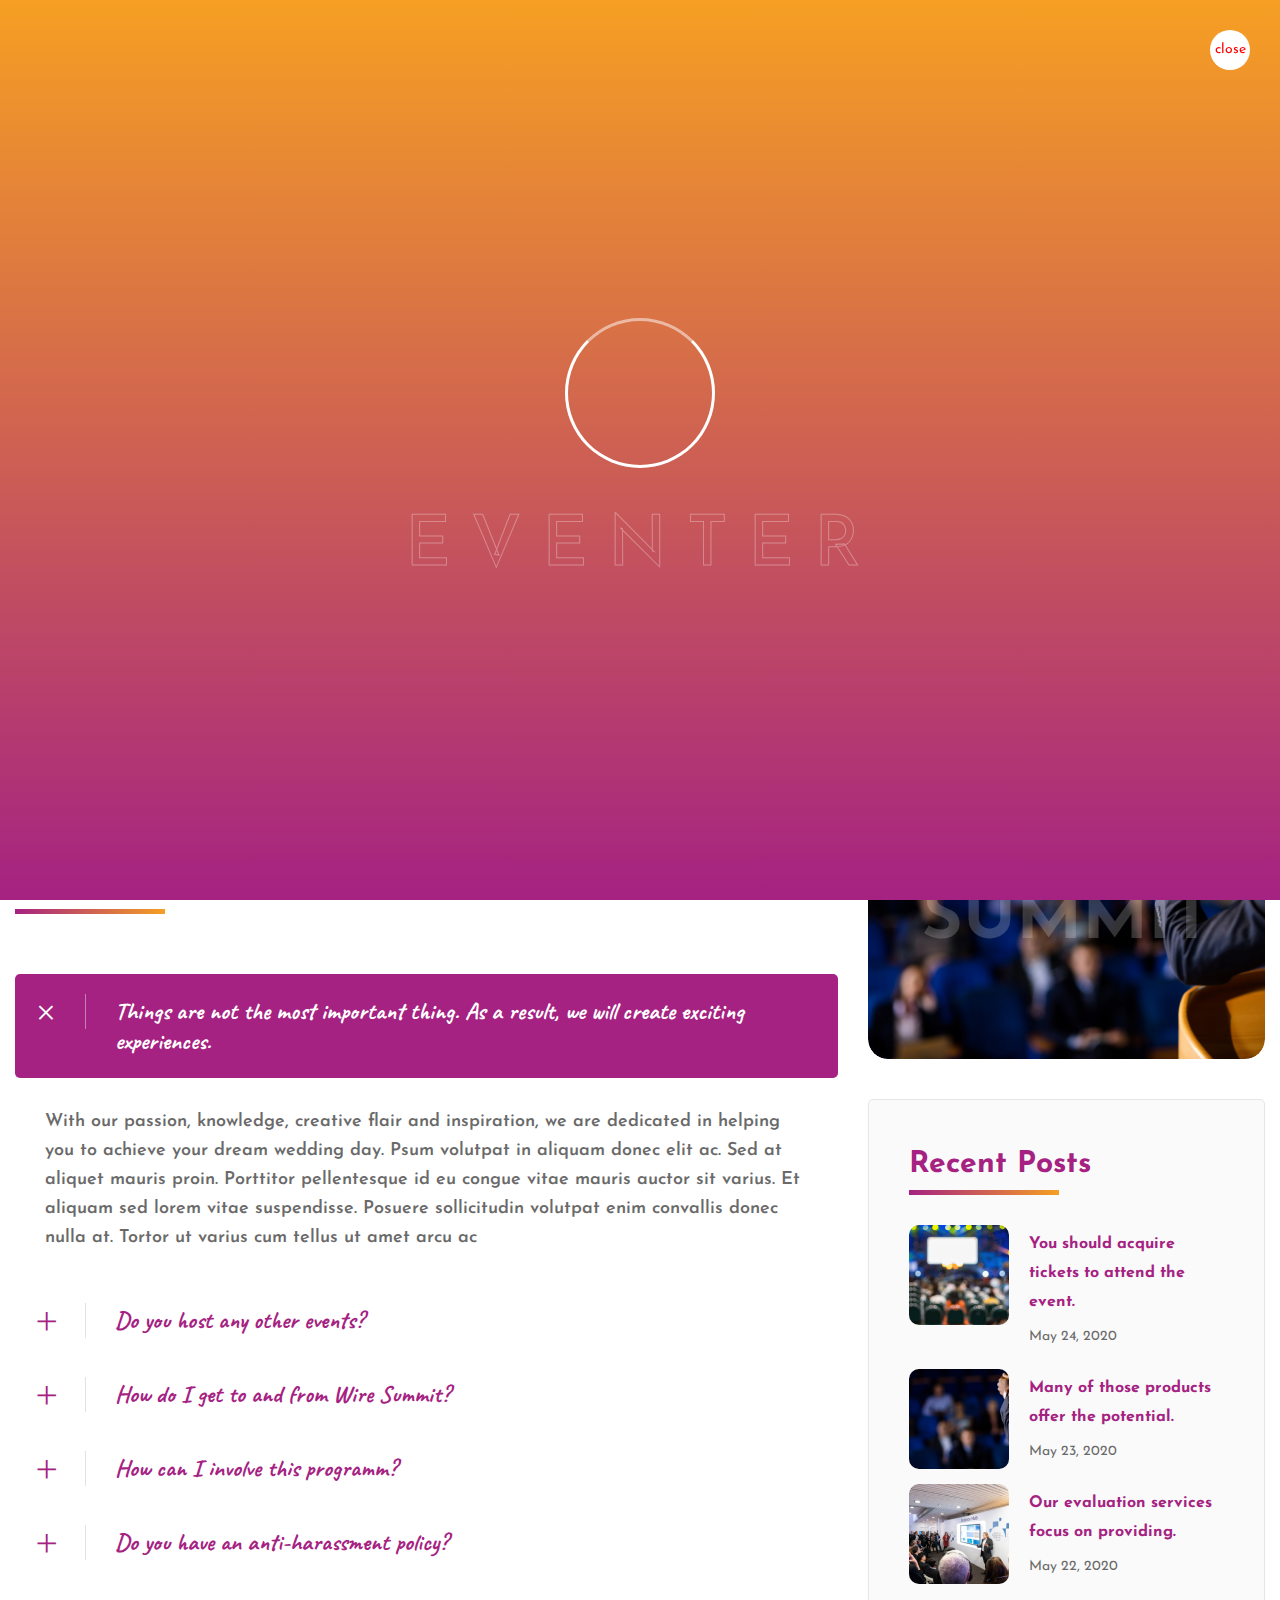
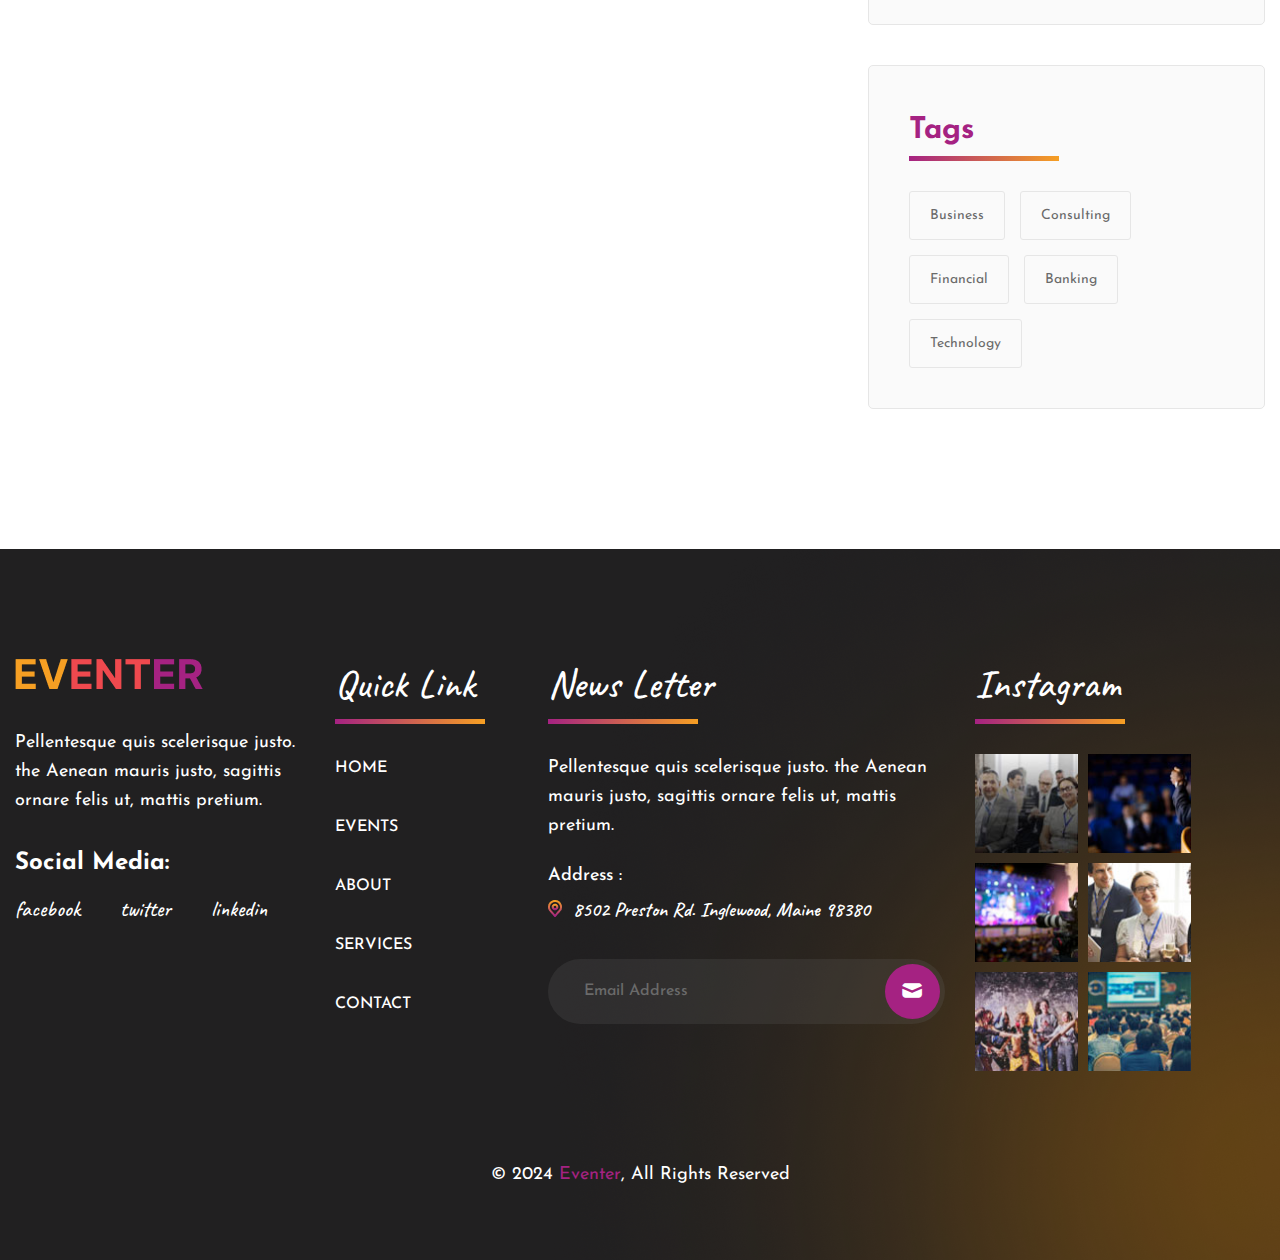
<file: faq.html>
<!DOCTYPE html>
<html lang="en">
<head>
<meta charset="utf-8">
<meta http-equiv="X-UA-Compatible" content="IE=edge">
<meta name="viewport" content="width=device-width, initial-scale=1.0, maximum-scale=1.0, user-scalable=0">

<title>Eventer - HTML 5 Template Preview</title>

<!-- Fav Icon -->
<link rel="icon" href="assets/images/favicon.ico" type="image/x-icon">

<!-- Google Fonts -->
<link href="https://fonts.googleapis.com/css2?family=Caveat:wght@400;500;600;700&amp;display=swap" rel="stylesheet">
<link href="https://fonts.googleapis.com/css2?family=Josefin+Sans:ital,wght@0,100;0,200;0,300;0,400;0,500;0,600;0,700;1,100;1,200;1,300;1,400;1,500;1,600;1,700&amp;display=swap" rel="stylesheet">

<!-- Stylesheets -->
<link href="assets/css/font-awesome-all.css" rel="stylesheet">
<link href="assets/css/flaticon.css" rel="stylesheet">
<link href="assets/css/owl.css" rel="stylesheet">
<link href="assets/css/bootstrap.css" rel="stylesheet">
<link href="assets/css/jquery.fancybox.min.css" rel="stylesheet">
<link href="assets/css/animate.css" rel="stylesheet">
<link href="assets/css/nice-select.css" rel="stylesheet">
<link href="assets/css/elpath.css" rel="stylesheet">
<link href="assets/css/color.css" id="jssDefault" rel="stylesheet">
<link href="assets/css/rtl.css" rel="stylesheet">
<link href="assets/css/style.css" rel="stylesheet">
<link href="assets/css/module-css/page-title.css" rel="stylesheet">
<link href="assets/css/module-css/faq.css" rel="stylesheet">
<link href="assets/css/module-css/sidebar.css" rel="stylesheet">
<link href="assets/css/responsive.css" rel="stylesheet">

</head>


<!-- page wrapper -->
<body>

    <div class="boxed_wrapper ltr">


        <!-- preloader -->
        <div class="loader-wrap">
            <div class="preloader">
                <div class="preloader-close">close</div>
                <div id="handle-preloader" class="handle-preloader">
                    <div class="animation-preloader">
                        <div class="spinner"></div>
                        <div class="txt-loading">
                            <span data-text-preloader="e" class="letters-loading">
                                e
                            </span>
                            <span data-text-preloader="v" class="letters-loading">
                                v
                            </span>
                            <span data-text-preloader="e" class="letters-loading">
                                e
                            </span>
                            <span data-text-preloader="n" class="letters-loading">
                                n
                            </span>
                            <span data-text-preloader="t" class="letters-loading">
                                t
                            </span>
                            <span data-text-preloader="e" class="letters-loading">
                                e
                            </span>
                            <span data-text-preloader="r" class="letters-loading">
                                r
                            </span>
                        </div>
                    </div>   
                </div>
            </div>
        </div>
        <!-- preloader end -->


        <!-- page-direction -->
        <div class="page_direction">
            <div class="demo-rtl direction_switch"><button class="rtl">RTL</button></div>
            <div class="demo-ltr direction_switch"><button class="ltr">LTR</button></div>
        </div>
        <!-- page-direction end -->


        <!-- main header -->
        <header class="main-header header-style-two">
            <!-- header-lower -->
            <div class="header-lower">
                <div class="auto-container">
                    <div class="outer-box">
                        <figure class="logo-box"><a href="index.html"><img src="assets/images/logo.png" alt=""></a></figure>
                        <div class="menu-area">
                            <!--Mobile Navigation Toggler-->
                            <div class="mobile-nav-toggler">
                                <i class="icon-bar"></i>
                                <i class="icon-bar"></i>
                                <i class="icon-bar"></i>
                            </div>
                            <nav class="main-menu navbar-expand-md navbar-light clearfix">
                                <div class="collapse navbar-collapse show clearfix" id="navbarSupportedContent">
                                    <ul class="navigation clearfix">
                                        <li class="dropdown"><a href="#">Home</a>
                                            <ul>
                                                <li><a href="index.html">Home One</a></li>
                                                <li><a href="index-2.html">Home Two</a></li>
                                                <li><a href="index-3.html">Home Three</a></li>
                                                <li><a href="index-4.html">Home Four</a></li>
                                                <li><a href="index-onepage.html">OnePage Home</a></li>
                                                <li class="dropdown"><a href="#">Header Style</a>
                                                    <ul>
                                                        <li><a href="index.html">Header Style One</a></li>
                                                        <li><a href="index-3.html">Header Style Two</a></li>
                                                    </ul>
                                                </li>
                                            </ul>
                                        </li> 
                                        <li class="dropdown"><a href="#">Events</a>
                                            <ul>
                                                <li><a href="event.html">Events Schedule</a></li>
                                                <li><a href="event-details.html">Event Details</a></li>
                                            </ul>
                                        </li>
                                        <li class="current dropdown"><a href="#">Pages</a>
                                            <ul>
                                                <li class="dropdown"><a href="#">Gallery</a>
                                                    <ul>
                                                        <li><a href="gallery.html">Events Gallery</a></li>
                                                        <li><a href="gallery-2.html">Events Gallery With Text</a></li>
                                                    </ul>
                                                </li>
                                                <li class="dropdown"><a href="#">Speckers</a>
                                                    <ul>
                                                        <li><a href="specker.html">Event Speckers</a></li>
                                                        <li><a href="specker-details.html">Specker Details</a></li>
                                                    </ul>
                                                </li>
                                                <li><a href="about.html">About Event</a></li>
                                                <li><a href="partner.html">Our Partners</a></li>
                                                <li><a href="faq.html">Support & FAQ</a></li>
                                                <li><a href="venue.html">Venue</a></li>
                                                <li><a href="hotel.html">Hotel Room</a></li>
                                                <li><a href="pricing.html">Pricing</a></li>
                                                <li><a href="search.html">Search Not found</a></li>
                                                <li><a href="error.html">404</a></li>
                                            </ul>
                                        </li> 
                                        <li class="dropdown"><a href="#">Blog</a>
                                            <ul>
                                                <li><a href="blog.html">Blog Grid</a></li>
                                                <li><a href="blog-2.html">Blog Standard</a></li>
                                                <li><a href="blog-details.html">Blog Details</a></li>
                                            </ul>
                                        </li>
                                        <li><a href="contact.html">Contact</a></li> 
                                    </ul>
                                </div>
                            </nav>
                        </div>
                        <div class="menu-right-content">
                            <div class="btn-box mr_40"><a href="index-2.html" class="theme-btn btn-one">Purchase Ticket</a></div>
                            <ul class="social-links">
                                <li><a href="index-2.html"><i class="fab fa-facebook-f"></i></a></li>
                                <li><a href="index-2.html"><i class="fab fa-twitter"></i></a></li>
                                <li><a href="index-2.html"><i class="fab fa-linkedin-in"></i></a></li>
                            </ul>
                        </div>
                    </div>
                </div>
            </div>

            <!--sticky Header-->
            <div class="sticky-header">
                <div class="auto-container">
                    <div class="outer-box">
                        <div class="logo-box">
                            <figure class="logo"><a href="index.html"><img src="assets/images/logo.png" alt=""></a></figure>
                        </div>
                        <div class="menu-area">
                            <nav class="main-menu clearfix">
                                <!--Keep This Empty / Menu will come through Javascript-->
                            </nav>
                        </div>
                        <div class="menu-right-content">
                            <div class="btn-box mr_40"><a href="index-2.html" class="theme-btn btn-one">Purchase Ticket</a></div>
                            <ul class="social-links">
                                <li><a href="index-2.html"><i class="fab fa-facebook-f"></i></a></li>
                                <li><a href="index-2.html"><i class="fab fa-twitter"></i></a></li>
                                <li><a href="index-2.html"><i class="fab fa-linkedin-in"></i></a></li>
                            </ul>
                        </div>
                    </div>
                </div>
            </div>
        </header>
        <!-- main-header end -->


        <!-- Mobile Menu  -->
        <div class="mobile-menu">
            <div class="menu-backdrop"></div>
            <div class="close-btn"><i class="fas fa-times"></i></div>
            
            <nav class="menu-box">
                <div class="nav-logo"><a href="index.html"><img src="assets/images/logo-2.png" alt="" title=""></a></div>
                <div class="menu-outer"><!--Here Menu Will Come Automatically Via Javascript / Same Menu as in Header--></div>
                <div class="contact-info">
                    <h4>Contact Info</h4>
                    <ul>
                        <li>Chicago 12, Melborne City, USA</li>
                        <li><a href="tel:+8801682648101">+88 01682648101</a></li>
                        <li><a href="mailto:info@example.com">info@example.com</a></li>
                    </ul>
                </div>
                <div class="social-links">
                    <ul class="clearfix">
                        <li><a href="index.html"><span class="fab fa-twitter"></span></a></li>
                        <li><a href="index.html"><span class="fab fa-facebook-square"></span></a></li>
                        <li><a href="index.html"><span class="fab fa-pinterest-p"></span></a></li>
                        <li><a href="index.html"><span class="fab fa-instagram"></span></a></li>
                        <li><a href="index.html"><span class="fab fa-youtube"></span></a></li>
                    </ul>
                </div>
            </nav>
        </div><!-- End Mobile Menu -->


        <!-- page-title -->
        <section class="page-title">
            <div class="bg-layer" style="background-image: url(assets/images/background/page-title-5.jpg);"></div>
            <div class="pattern-layer">
                <div class="pattern-1" style="background-image: url(assets/images/shape/shape-36.png);"></div>
                <div class="pattern-2" style="background-image: url(assets/images/shape/shape-47.png);"></div>
            </div>
            <div class="auto-container">
                <div class="content-box">
                    <ul class="bread-crumb clearfix mb_20">
                        <li><a href="index.html"># Home</a></li>
                        <li>&nbsp;-&nbsp;</li>
                        <li>Faq</li>
                    </ul>
                    <h1>Support & FAQ</h1>
                </div>
            </div>
        </section>
        <!-- page-title end -->


        <!-- faq-page-section -->
        <section class="faq-page-section pt_140 pb_140">
            <div class="auto-container">
                <div class="row clearfix">
                    <div class="col-lg-8 col-md-12 col-sm-12 content-side">
                        <div class="content-box">
                            <div class="sec-title mb_60">
                                <span class="sub-title"># FAQ</span>
                                <h2>Popular Questions</h2>
                            </div>
                            <ul class="accordion-box">
                                <li class="accordion block active-block">
                                    <div class="acc-btn active">
                                        <div class="icon-box"><i class="icon-20"></i></div>
                                        Things are not the most important thing. As a result, we will create exciting experiences.
                                    </div>
                                    <div class="acc-content current">
                                        <div class="text">
                                            <p>With our passion, knowledge, creative flair and inspiration, we are dedicated in helping you to achieve your dream wedding day. Psum volutpat in aliquam donec elit ac. Sed at aliquet mauris proin. Porttitor pellentesque id eu congue vitae mauris auctor sit varius. Et aliquam sed lorem vitae suspendisse. Posuere sollicitudin volutpat enim convallis donec nulla at. Tortor ut varius cum tellus ut amet arcu ac</p>
                                        </div>
                                    </div>
                                </li>
                                <li class="accordion block">
                                    <div class="acc-btn">
                                        <div class="icon-box"><i class="icon-20"></i></div>
                                        Do you host any other events?
                                    </div>
                                    <div class="acc-content">
                                        <div class="text">
                                            <p>With our passion, knowledge, creative flair and inspiration, we are dedicated in helping you to achieve your dream wedding day. Psum volutpat in aliquam donec elit ac. Sed at aliquet mauris proin. Porttitor pellentesque id eu congue vitae mauris auctor sit varius. Et aliquam sed lorem vitae suspendisse. Posuere sollicitudin volutpat enim convallis donec nulla at. Tortor ut varius cum tellus ut amet arcu ac</p>
                                        </div>
                                    </div>
                                </li>
                                <li class="accordion block">
                                    <div class="acc-btn">
                                        <div class="icon-box"><i class="icon-20"></i></div>
                                        How do I get to and from Wire Summit?
                                    </div>
                                    <div class="acc-content">
                                        <div class="text">
                                            <p>With our passion, knowledge, creative flair and inspiration, we are dedicated in helping you to achieve your dream wedding day. Psum volutpat in aliquam donec elit ac. Sed at aliquet mauris proin. Porttitor pellentesque id eu congue vitae mauris auctor sit varius. Et aliquam sed lorem vitae suspendisse. Posuere sollicitudin volutpat enim convallis donec nulla at. Tortor ut varius cum tellus ut amet arcu ac</p>
                                        </div>
                                    </div>
                                </li>
                                <li class="accordion block">
                                    <div class="acc-btn">
                                        <div class="icon-box"><i class="icon-20"></i></div>
                                        How can I involve this programm?
                                    </div>
                                    <div class="acc-content">
                                        <div class="text">
                                            <p>With our passion, knowledge, creative flair and inspiration, we are dedicated in helping you to achieve your dream wedding day. Psum volutpat in aliquam donec elit ac. Sed at aliquet mauris proin. Porttitor pellentesque id eu congue vitae mauris auctor sit varius. Et aliquam sed lorem vitae suspendisse. Posuere sollicitudin volutpat enim convallis donec nulla at. Tortor ut varius cum tellus ut amet arcu ac</p>
                                        </div>
                                    </div>
                                </li>
                                <li class="accordion block">
                                    <div class="acc-btn">
                                        <div class="icon-box"><i class="icon-20"></i></div>
                                        Do you have an anti-harassment policy?
                                    </div>
                                    <div class="acc-content">
                                        <div class="text">
                                            <p>With our passion, knowledge, creative flair and inspiration, we are dedicated in helping you to achieve your dream wedding day. Psum volutpat in aliquam donec elit ac. Sed at aliquet mauris proin. Porttitor pellentesque id eu congue vitae mauris auctor sit varius. Et aliquam sed lorem vitae suspendisse. Posuere sollicitudin volutpat enim convallis donec nulla at. Tortor ut varius cum tellus ut amet arcu ac</p>
                                        </div>
                                    </div>
                                </li>
                            </ul>
                        </div>
                    </div>
                    <div class="col-lg-4 col-md-12 col-sm-12 sidebar-side">
                        <div class="faq-sidebar default-sidebar">
                            <div class="gallery-widget mb_40">
                                <div class="image-box">
                                    <figure class="image"><img src="assets/images/resource/sidebar-1.jpg" alt=""></figure>
                                    <h2>SUMMIT</h2>
                                </div>
                            </div>
                            <div class="sidebar-widget post-widget mb_40">
                                <div class="widget-title mb_30">
                                    <h3>Recent Posts</h3>
                                </div>
                                <div class="post-inner">
                                    <div class="post">
                                        <figure class="post-thumb"><a href="blog-details.html"><img src="assets/images/news/post-1.jpg" alt=""></a></figure>
                                        <h6><a href="blog-details.html">You should acquire tickets to attend the event.</a></h6>
                                        <span class="post-date">May 24, 2020</span>
                                    </div>
                                    <div class="post">
                                        <figure class="post-thumb"><a href="blog-details.html"><img src="assets/images/news/post-2.jpg" alt=""></a></figure>
                                        <h6><a href="blog-details.html">Many of those products offer the potential.</a></h6>
                                        <span class="post-date">May 23, 2020</span>
                                    </div>
                                    <div class="post">
                                        <figure class="post-thumb"><a href="blog-details.html"><img src="assets/images/news/post-3.jpg" alt=""></a></figure>
                                        <h6><a href="blog-details.html">Our evaluation services focus on providing.</a></h6>
                                        <span class="post-date">May 22, 2020</span>
                                    </div>
                                </div>
                            </div>
                            <div class="sidebar-widget tags-widget">
                                <div class="widget-title mb_30">
                                    <h3>Tags</h3>
                                </div>
                                <div class="widget-content">
                                    <ul class="tags-list clearfix">
                                        <li><a href="blog-details.html">Business</a></li>
                                        <li><a href="blog-details.html">Consulting</a></li>
                                        <li><a href="blog-details.html">Financial</a></li>
                                        <li><a href="blog-details.html">Banking</a></li>
                                        <li><a href="blog-details.html">Technology</a></li>
                                    </ul>
                                </div>
                            </div>
                        </div>
                    </div>
                </div>
            </div>
        </section>
        <!-- faq-page-section end -->


        <!-- main-footer -->
        <footer class="main-footer">
            <div class="bg-layer" style="background-image: url(assets/images/background/footer-bg.jpg);"></div>
            <div class="pattern-layer" style="background-image: url(assets/images/shape/shape-22.png);"></div>
            <div class="widget-section">
                <div class="auto-container">
                    <div class="row clearfix">
                        <div class="col-lg-3 col-md-6 col-sm-12 footer-column">
                            <div class="footer-widget logo-widget">
                                <figure class="footer-logo"><a href="index.html"><img src="assets/images/logo-2.png" alt=""></a></figure>
                                <p>Pellentesque quis scelerisque justo. the Aenean mauris justo, sagittis ornare felis ut, mattis pretium.</p>
                                <h3>Social Media:</h3>
                                <ul class="social-links">
                                    <li><a href="index.html">facebook</a></li>
                                    <li><a href="index.html">twitter</a></li>
                                    <li><a href="index.html">linkedin</a></li>
                                </ul>
                            </div>
                        </div>
                        <div class="col-lg-2 col-md-6 col-sm-12 footer-column">
                            <div class="footer-widget links-widget">
                                <span class="title-text">Quick Link</span>
                                <div class="widget-content">
                                    <ul class="links-list clearfix">
                                        <li><a href="index.html">Home</a></li>
                                        <li><a href="event.html">Events</a></li>
                                        <li><a href="about.html">About</a></li>
                                        <li><a href="index.html">Services</a></li>
                                        <li><a href="contact.html">Contact</a></li>
                                    </ul>
                                </div>
                            </div>
                        </div>
                        <div class="col-lg-4 col-md-6 col-sm-12 footer-column">
                            <div class="footer-widget newsletter-widget">
                                <span class="title-text">News Letter</span>
                                <div class="widget-content">
                                    <p>Pellentesque quis scelerisque justo. the Aenean mauris justo, sagittis ornare felis ut, mattis pretium.</p>
                                    <div class="location-box mb_35">
                                        <h5>Address :</h5>
                                        <span><img src="assets/images/icons/icon-5.png" alt=""> 8502 Preston Rd. Inglewood, Maine 98380</span>
                                    </div>
                                    <div class="form-inner">
                                        <form method="post" action="https://azim.hostlin.com/Eventer/contact.html">
                                            <div class="form-group">
                                                <input type="email" name="email" placeholder="Email Address" required>
                                                <button type="submit"><i class="icon-12"></i></button>
                                            </div>
                                        </form>
                                    </div>
                                </div>
                            </div>
                        </div>
                        <div class="col-lg-3 col-md-6 col-sm-12 footer-column">
                            <div class="footer-widget instagram-widget">
                                <span class="title-text">Instagram</span>
                                <div class="widget-content">
                                    <ul class="image-list clearfix">
                                        <li>
                                            <figure class="image">
                                                <img src="assets/images/resource/footer-1.jpg" alt="">
                                                <a href="index.html"><i class="icon-13"></i></a>
                                            </figure>
                                        </li>
                                        <li>
                                            <figure class="image">
                                                <img src="assets/images/resource/footer-2.jpg" alt="">
                                                <a href="index.html"><i class="icon-13"></i></a>
                                            </figure>
                                        </li>
                                        <li>
                                            <figure class="image">
                                                <img src="assets/images/resource/footer-3.jpg" alt="">
                                                <a href="index.html"><i class="icon-13"></i></a>
                                            </figure>
                                        </li>
                                        <li>
                                            <figure class="image">
                                                <img src="assets/images/resource/footer-4.jpg" alt="">
                                                <a href="index.html"><i class="icon-13"></i></a>
                                            </figure>
                                        </li>
                                        <li>
                                            <figure class="image">
                                                <img src="assets/images/resource/footer-5.jpg" alt="">
                                                <a href="index.html"><i class="icon-13"></i></a>
                                            </figure>
                                        </li>
                                        <li>
                                            <figure class="image">
                                                <img src="assets/images/resource/footer-6.jpg" alt="">
                                                <a href="index.html"><i class="icon-13"></i></a>
                                            </figure>
                                        </li>
                                    </ul>
                                </div>
                            </div>
                        </div>
                    </div>
                </div>
            </div>
            <div class="footer-bottom centred">
                <div class="auto-container">
                    <div class="copyright"><p>&copy; 2024 <a href="index.html">Eventer</a>, All Rights Reserved</p></div>
                </div>
            </div>
        </footer>
        <!-- main-footer end -->


        <!--Scroll to top-->
        <div class="scroll-to-top">
            <div>
                <div class="scroll-top-inner">
                    <div class="scroll-bar">
                        <div class="bar-inner"></div>
                    </div>
                    <div class="scroll-bar-text">Go To Top</div>
                </div>
            </div>
        </div>
        <!-- Scroll to top end -->
        
    </div>


    <!-- jequery plugins -->
    <script src="assets/js/jquery.js"></script>
    <script src="assets/js/bootstrap.min.js"></script>
    <script src="assets/js/owl.js"></script>
    <script src="assets/js/wow.js"></script>
    <script src="assets/js/jquery.fancybox.js"></script>
    <script src="assets/js/appear.js"></script>
    <script src="assets/js/isotope.js"></script>
    <script src="assets/js/jquery.nice-select.min.js"></script>
    <script src="assets/js/parallax-scroll.js"></script>
    <script src="assets/js/scrollbar.js"></script>

    <!-- main-js -->
    <script src="assets/js/script.js"></script>

</body><!-- End of .page_wrapper -->
</html>
</file>
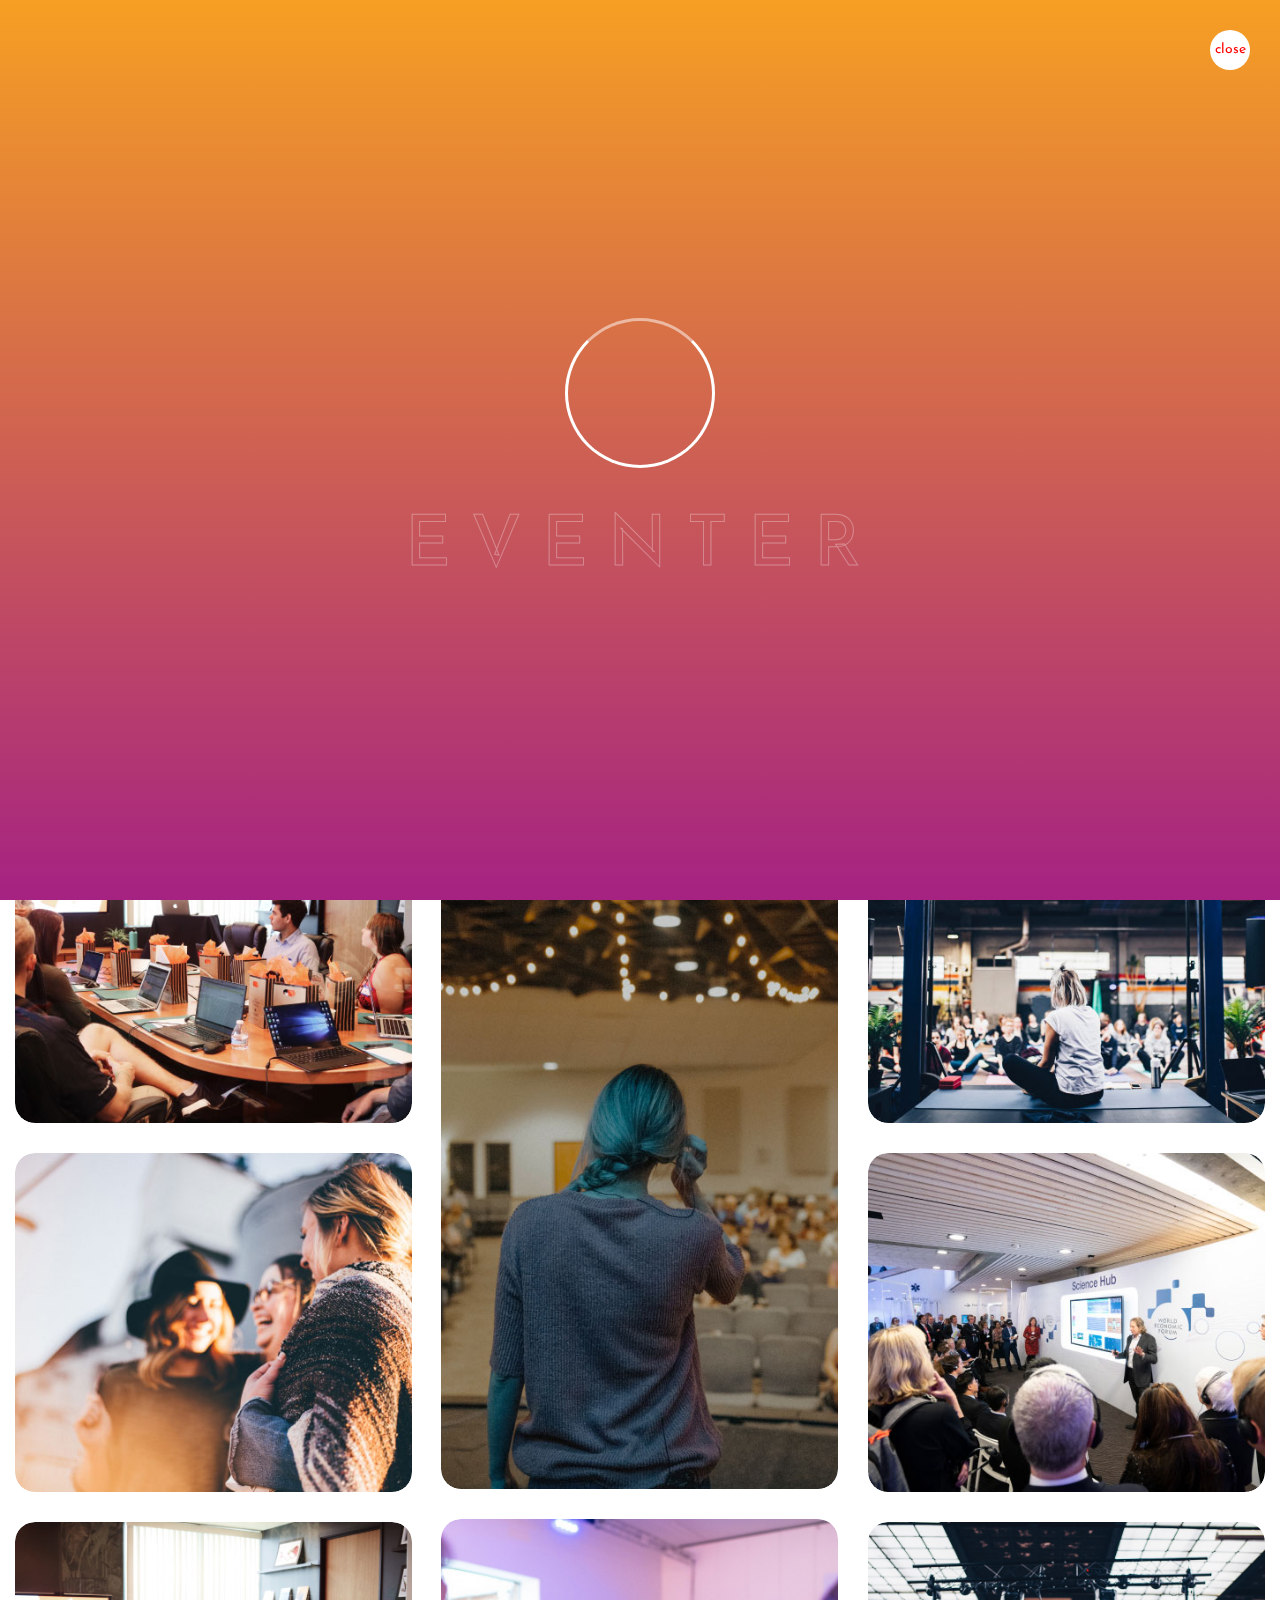
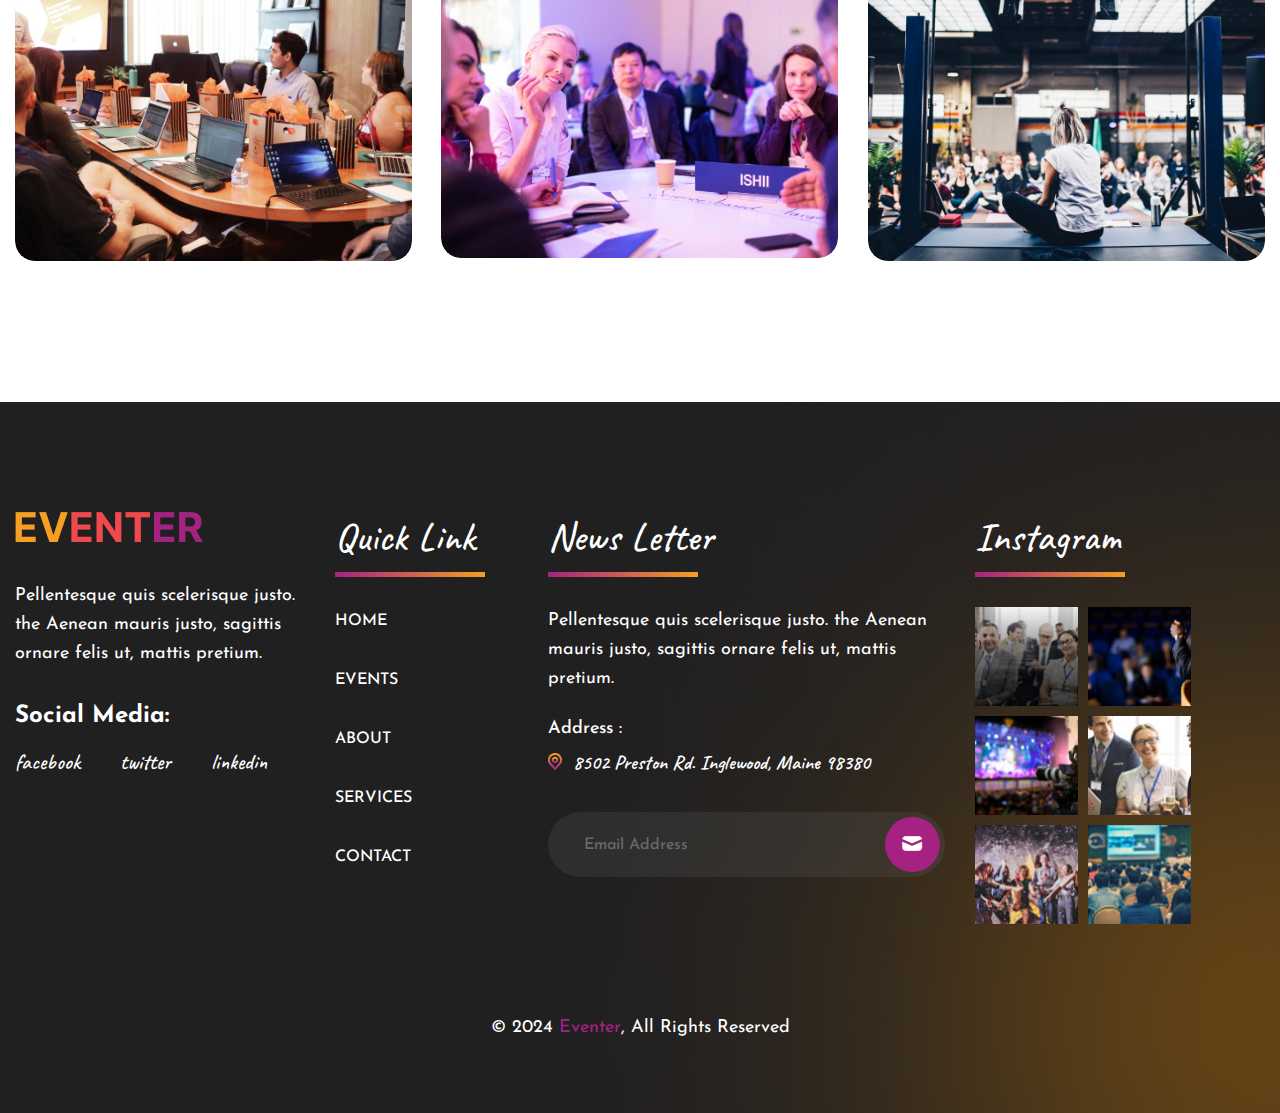
<file: gallery.html>
<!DOCTYPE html>
<html lang="en">
<head>
<meta charset="utf-8">
<meta http-equiv="X-UA-Compatible" content="IE=edge">
<meta name="viewport" content="width=device-width, initial-scale=1.0, maximum-scale=1.0, user-scalable=0">

<title>Eventer - HTML 5 Template Preview</title>

<!-- Fav Icon -->
<link rel="icon" href="assets/images/favicon.ico" type="image/x-icon">

<!-- Google Fonts -->
<link href="https://fonts.googleapis.com/css2?family=Caveat:wght@400;500;600;700&amp;display=swap" rel="stylesheet">
<link href="https://fonts.googleapis.com/css2?family=Josefin+Sans:ital,wght@0,100;0,200;0,300;0,400;0,500;0,600;0,700;1,100;1,200;1,300;1,400;1,500;1,600;1,700&amp;display=swap" rel="stylesheet">

<!-- Stylesheets -->
<link href="assets/css/font-awesome-all.css" rel="stylesheet">
<link href="assets/css/flaticon.css" rel="stylesheet">
<link href="assets/css/owl.css" rel="stylesheet">
<link href="assets/css/bootstrap.css" rel="stylesheet">
<link href="assets/css/jquery.fancybox.min.css" rel="stylesheet">
<link href="assets/css/animate.css" rel="stylesheet">
<link href="assets/css/nice-select.css" rel="stylesheet">
<link href="assets/css/elpath.css" rel="stylesheet">
<link href="assets/css/color.css" id="jssDefault" rel="stylesheet">
<link href="assets/css/rtl.css" rel="stylesheet">
<link href="assets/css/style.css" rel="stylesheet">
<link href="assets/css/module-css/page-title.css" rel="stylesheet">
<link href="assets/css/module-css/gallery.css" rel="stylesheet">
<link href="assets/css/responsive.css" rel="stylesheet">

</head>


<!-- page wrapper -->
<body>

    <div class="boxed_wrapper ltr">


        <!-- preloader -->
        <div class="loader-wrap">
            <div class="preloader">
                <div class="preloader-close">close</div>
                <div id="handle-preloader" class="handle-preloader">
                    <div class="animation-preloader">
                        <div class="spinner"></div>
                        <div class="txt-loading">
                            <span data-text-preloader="e" class="letters-loading">
                                e
                            </span>
                            <span data-text-preloader="v" class="letters-loading">
                                v
                            </span>
                            <span data-text-preloader="e" class="letters-loading">
                                e
                            </span>
                            <span data-text-preloader="n" class="letters-loading">
                                n
                            </span>
                            <span data-text-preloader="t" class="letters-loading">
                                t
                            </span>
                            <span data-text-preloader="e" class="letters-loading">
                                e
                            </span>
                            <span data-text-preloader="r" class="letters-loading">
                                r
                            </span>
                        </div>
                    </div>   
                </div>
            </div>
        </div>
        <!-- preloader end -->


        <!-- page-direction -->
        <div class="page_direction">
            <div class="demo-rtl direction_switch"><button class="rtl">RTL</button></div>
            <div class="demo-ltr direction_switch"><button class="ltr">LTR</button></div>
        </div>
        <!-- page-direction end -->


        <!-- main header -->
        <header class="main-header header-style-two">
            <!-- header-lower -->
            <div class="header-lower">
                <div class="auto-container">
                    <div class="outer-box">
                        <figure class="logo-box"><a href="index.html"><img src="assets/images/logo.png" alt=""></a></figure>
                        <div class="menu-area">
                            <!--Mobile Navigation Toggler-->
                            <div class="mobile-nav-toggler">
                                <i class="icon-bar"></i>
                                <i class="icon-bar"></i>
                                <i class="icon-bar"></i>
                            </div>
                            <nav class="main-menu navbar-expand-md navbar-light clearfix">
                                <div class="collapse navbar-collapse show clearfix" id="navbarSupportedContent">
                                    <ul class="navigation clearfix">
                                        <li class="dropdown"><a href="#">Home</a>
                                            <ul>
                                                <li><a href="index.html">Home One</a></li>
                                                <li><a href="index-2.html">Home Two</a></li>
                                                <li><a href="index-3.html">Home Three</a></li>
                                                <li><a href="index-4.html">Home Four</a></li>
                                                <li><a href="index-onepage.html">OnePage Home</a></li>
                                                <li class="dropdown"><a href="#">Header Style</a>
                                                    <ul>
                                                        <li><a href="index.html">Header Style One</a></li>
                                                        <li><a href="index-3.html">Header Style Two</a></li>
                                                    </ul>
                                                </li>
                                            </ul>
                                        </li> 
                                        <li class="dropdown"><a href="#">Events</a>
                                            <ul>
                                                <li><a href="event.html">Events Schedule</a></li>
                                                <li><a href="event-details.html">Event Details</a></li>
                                            </ul>
                                        </li>
                                        <li class="current dropdown"><a href="#">Pages</a>
                                            <ul>
                                                <li class="dropdown"><a href="#">Gallery</a>
                                                    <ul>
                                                        <li><a href="gallery.html">Events Gallery</a></li>
                                                        <li><a href="gallery-2.html">Events Gallery With Text</a></li>
                                                    </ul>
                                                </li>
                                                <li class="dropdown"><a href="#">Speckers</a>
                                                    <ul>
                                                        <li><a href="specker.html">Event Speckers</a></li>
                                                        <li><a href="specker-details.html">Specker Details</a></li>
                                                    </ul>
                                                </li>
                                                <li><a href="about.html">About Event</a></li>
                                                <li><a href="partner.html">Our Partners</a></li>
                                                <li><a href="faq.html">Support & FAQ</a></li>
                                                <li><a href="venue.html">Venue</a></li>
                                                <li><a href="hotel.html">Hotel Room</a></li>
                                                <li><a href="pricing.html">Pricing</a></li>
                                                <li><a href="search.html">Search Not found</a></li>
                                                <li><a href="error.html">404</a></li>
                                            </ul>
                                        </li> 
                                        <li class="dropdown"><a href="#">Blog</a>
                                            <ul>
                                                <li><a href="blog.html">Blog Grid</a></li>
                                                <li><a href="blog-2.html">Blog Standard</a></li>
                                                <li><a href="blog-details.html">Blog Details</a></li>
                                            </ul>
                                        </li>
                                        <li><a href="contact.html">Contact</a></li> 
                                    </ul>
                                </div>
                            </nav>
                        </div>
                        <div class="menu-right-content">
                            <div class="btn-box mr_40"><a href="index-2.html" class="theme-btn btn-one">Purchase Ticket</a></div>
                            <ul class="social-links">
                                <li><a href="index-2.html"><i class="fab fa-facebook-f"></i></a></li>
                                <li><a href="index-2.html"><i class="fab fa-twitter"></i></a></li>
                                <li><a href="index-2.html"><i class="fab fa-linkedin-in"></i></a></li>
                            </ul>
                        </div>
                    </div>
                </div>
            </div>

            <!--sticky Header-->
            <div class="sticky-header">
                <div class="auto-container">
                    <div class="outer-box">
                        <div class="logo-box">
                            <figure class="logo"><a href="index.html"><img src="assets/images/logo.png" alt=""></a></figure>
                        </div>
                        <div class="menu-area">
                            <nav class="main-menu clearfix">
                                <!--Keep This Empty / Menu will come through Javascript-->
                            </nav>
                        </div>
                        <div class="menu-right-content">
                            <div class="btn-box mr_40"><a href="index-2.html" class="theme-btn btn-one">Purchase Ticket</a></div>
                            <ul class="social-links">
                                <li><a href="index-2.html"><i class="fab fa-facebook-f"></i></a></li>
                                <li><a href="index-2.html"><i class="fab fa-twitter"></i></a></li>
                                <li><a href="index-2.html"><i class="fab fa-linkedin-in"></i></a></li>
                            </ul>
                        </div>
                    </div>
                </div>
            </div>
        </header>
        <!-- main-header end -->


        <!-- Mobile Menu  -->
        <div class="mobile-menu">
            <div class="menu-backdrop"></div>
            <div class="close-btn"><i class="fas fa-times"></i></div>
            
            <nav class="menu-box">
                <div class="nav-logo"><a href="index.html"><img src="assets/images/logo-2.png" alt="" title=""></a></div>
                <div class="menu-outer"><!--Here Menu Will Come Automatically Via Javascript / Same Menu as in Header--></div>
                <div class="contact-info">
                    <h4>Contact Info</h4>
                    <ul>
                        <li>Chicago 12, Melborne City, USA</li>
                        <li><a href="tel:+8801682648101">+88 01682648101</a></li>
                        <li><a href="mailto:info@example.com">info@example.com</a></li>
                    </ul>
                </div>
                <div class="social-links">
                    <ul class="clearfix">
                        <li><a href="index.html"><span class="fab fa-twitter"></span></a></li>
                        <li><a href="index.html"><span class="fab fa-facebook-square"></span></a></li>
                        <li><a href="index.html"><span class="fab fa-pinterest-p"></span></a></li>
                        <li><a href="index.html"><span class="fab fa-instagram"></span></a></li>
                        <li><a href="index.html"><span class="fab fa-youtube"></span></a></li>
                    </ul>
                </div>
            </nav>
        </div><!-- End Mobile Menu -->


        <!-- page-title -->
        <section class="page-title">
            <div class="bg-layer" style="background-image: url(assets/images/background/page-title-3.jpg);"></div>
            <div class="pattern-layer">
                <div class="pattern-1" style="background-image: url(assets/images/shape/shape-36.png);"></div>
                <div class="pattern-2" style="background-image: url(assets/images/shape/shape-47.png);"></div>
            </div>
            <div class="auto-container">
                <div class="content-box">
                    <ul class="bread-crumb clearfix mb_20">
                        <li><a href="index.html"># Home</a></li>
                        <li>&nbsp;-&nbsp;</li>
                        <li>Event Gallery</li>
                    </ul>
                    <h1>Event Gallery</h1>
                </div>
            </div>
        </section>
        <!-- page-title end -->


        <!-- gallery-style-two -->
        <section class="gallery-style-two pt_140 pb_110">
            <div class="auto-container">
                <div class="sortable-masonry">
                    <div class="items-container row clearfix">
                        <div class="col-lg-4 col-md-6 col-sm-12 masonry-item small-column all technology grocery hospital">
                            <div class="gallery-block-two">
                                <div class="inner-box">
                                    <figure class="image-box"><img src="assets/images/gallery/gallery-5.jpg" alt=""></figure>
                                    <div class="link"><a href="index-2.html"><i class="icon-25"></i></a></div>
                                </div>
                            </div>
                        </div>
                        <div class="col-lg-4 col-md-6 col-sm-12 masonry-item small-column all grocery technology material">
                            <div class="gallery-block-two">
                                <div class="inner-box">
                                    <figure class="image-box"><img src="assets/images/gallery/gallery-6.jpg" alt=""></figure>
                                    <div class="link"><a href="index-2.html"><i class="icon-25"></i></a></div>
                                </div>
                            </div>
                        </div>
                        <div class="col-lg-4 col-md-6 col-sm-12 masonry-item small-column all construction hospital">
                            <div class="gallery-block-two">
                                <div class="inner-box">
                                    <figure class="image-box"><img src="assets/images/gallery/gallery-7.jpg" alt=""></figure>
                                    <div class="link"><a href="index-2.html"><i class="icon-25"></i></a></div>
                                </div>
                            </div>
                        </div>
                        <div class="col-lg-4 col-md-6 col-sm-12 masonry-item small-column all grocery hospital construction">
                            <div class="gallery-block-two">
                                <div class="inner-box">
                                    <figure class="image-box"><img src="assets/images/gallery/gallery-8.jpg" alt=""></figure>
                                    <div class="link"><a href="index-2.html"><i class="icon-25"></i></a></div>
                                </div>
                            </div>
                        </div>
                        <div class="col-lg-4 col-md-6 col-sm-12 masonry-item small-column all construction hospital">
                            <div class="gallery-block-two">
                                <div class="inner-box">
                                    <figure class="image-box"><img src="assets/images/gallery/gallery-9.jpg" alt=""></figure>
                                    <div class="link"><a href="index-2.html"><i class="icon-25"></i></a></div>
                                </div>
                            </div>
                        </div>
                        <div class="col-lg-4 col-md-6 col-sm-12 masonry-item small-column all construction hospital">
                            <div class="gallery-block-two">
                                <div class="inner-box">
                                    <figure class="image-box"><img src="assets/images/gallery/gallery-10.jpg" alt=""></figure>
                                    <div class="link"><a href="index-2.html"><i class="icon-25"></i></a></div>
                                </div>
                            </div>
                        </div>
                        <div class="col-lg-4 col-md-6 col-sm-12 masonry-item small-column all construction hospital">
                            <div class="gallery-block-two">
                                <div class="inner-box">
                                    <figure class="image-box"><img src="assets/images/gallery/gallery-11.jpg" alt=""></figure>
                                    <div class="link"><a href="index-2.html"><i class="icon-25"></i></a></div>
                                </div>
                            </div>
                        </div>
                        <div class="col-lg-4 col-md-6 col-sm-12 masonry-item small-column all construction hospital">
                            <div class="gallery-block-two">
                                <div class="inner-box">
                                    <figure class="image-box"><img src="assets/images/gallery/gallery-12.jpg" alt=""></figure>
                                    <div class="link"><a href="index-2.html"><i class="icon-25"></i></a></div>
                                </div>
                            </div>
                        </div>
                    </div>
                </div>
            </div>
        </section>
        <!-- gallery-style-two end -->


        <!-- main-footer -->
        <footer class="main-footer">
            <div class="bg-layer" style="background-image: url(assets/images/background/footer-bg.jpg);"></div>
            <div class="pattern-layer" style="background-image: url(assets/images/shape/shape-22.png);"></div>
            <div class="widget-section">
                <div class="auto-container">
                    <div class="row clearfix">
                        <div class="col-lg-3 col-md-6 col-sm-12 footer-column">
                            <div class="footer-widget logo-widget">
                                <figure class="footer-logo"><a href="index.html"><img src="assets/images/logo-2.png" alt=""></a></figure>
                                <p>Pellentesque quis scelerisque justo. the Aenean mauris justo, sagittis ornare felis ut, mattis pretium.</p>
                                <h3>Social Media:</h3>
                                <ul class="social-links">
                                    <li><a href="index.html">facebook</a></li>
                                    <li><a href="index.html">twitter</a></li>
                                    <li><a href="index.html">linkedin</a></li>
                                </ul>
                            </div>
                        </div>
                        <div class="col-lg-2 col-md-6 col-sm-12 footer-column">
                            <div class="footer-widget links-widget">
                                <span class="title-text">Quick Link</span>
                                <div class="widget-content">
                                    <ul class="links-list clearfix">
                                        <li><a href="index.html">Home</a></li>
                                        <li><a href="event.html">Events</a></li>
                                        <li><a href="about.html">About</a></li>
                                        <li><a href="index.html">Services</a></li>
                                        <li><a href="contact.html">Contact</a></li>
                                    </ul>
                                </div>
                            </div>
                        </div>
                        <div class="col-lg-4 col-md-6 col-sm-12 footer-column">
                            <div class="footer-widget newsletter-widget">
                                <span class="title-text">News Letter</span>
                                <div class="widget-content">
                                    <p>Pellentesque quis scelerisque justo. the Aenean mauris justo, sagittis ornare felis ut, mattis pretium.</p>
                                    <div class="location-box mb_35">
                                        <h5>Address :</h5>
                                        <span><img src="assets/images/icons/icon-5.png" alt=""> 8502 Preston Rd. Inglewood, Maine 98380</span>
                                    </div>
                                    <div class="form-inner">
                                        <form method="post" action="https://azim.hostlin.com/Eventer/contact.html">
                                            <div class="form-group">
                                                <input type="email" name="email" placeholder="Email Address" required>
                                                <button type="submit"><i class="icon-12"></i></button>
                                            </div>
                                        </form>
                                    </div>
                                </div>
                            </div>
                        </div>
                        <div class="col-lg-3 col-md-6 col-sm-12 footer-column">
                            <div class="footer-widget instagram-widget">
                                <span class="title-text">Instagram</span>
                                <div class="widget-content">
                                    <ul class="image-list clearfix">
                                        <li>
                                            <figure class="image">
                                                <img src="assets/images/resource/footer-1.jpg" alt="">
                                                <a href="index.html"><i class="icon-13"></i></a>
                                            </figure>
                                        </li>
                                        <li>
                                            <figure class="image">
                                                <img src="assets/images/resource/footer-2.jpg" alt="">
                                                <a href="index.html"><i class="icon-13"></i></a>
                                            </figure>
                                        </li>
                                        <li>
                                            <figure class="image">
                                                <img src="assets/images/resource/footer-3.jpg" alt="">
                                                <a href="index.html"><i class="icon-13"></i></a>
                                            </figure>
                                        </li>
                                        <li>
                                            <figure class="image">
                                                <img src="assets/images/resource/footer-4.jpg" alt="">
                                                <a href="index.html"><i class="icon-13"></i></a>
                                            </figure>
                                        </li>
                                        <li>
                                            <figure class="image">
                                                <img src="assets/images/resource/footer-5.jpg" alt="">
                                                <a href="index.html"><i class="icon-13"></i></a>
                                            </figure>
                                        </li>
                                        <li>
                                            <figure class="image">
                                                <img src="assets/images/resource/footer-6.jpg" alt="">
                                                <a href="index.html"><i class="icon-13"></i></a>
                                            </figure>
                                        </li>
                                    </ul>
                                </div>
                            </div>
                        </div>
                    </div>
                </div>
            </div>
            <div class="footer-bottom centred">
                <div class="auto-container">
                    <div class="copyright"><p>&copy; 2024 <a href="index.html">Eventer</a>, All Rights Reserved</p></div>
                </div>
            </div>
        </footer>
        <!-- main-footer end -->


        <!--Scroll to top-->
        <div class="scroll-to-top">
            <div>
                <div class="scroll-top-inner">
                    <div class="scroll-bar">
                        <div class="bar-inner"></div>
                    </div>
                    <div class="scroll-bar-text">Go To Top</div>
                </div>
            </div>
        </div>
        <!-- Scroll to top end -->
        
    </div>


    <!-- jequery plugins -->
    <script src="assets/js/jquery.js"></script>
    <script src="assets/js/bootstrap.min.js"></script>
    <script src="assets/js/owl.js"></script>
    <script src="assets/js/wow.js"></script>
    <script src="assets/js/jquery.fancybox.js"></script>
    <script src="assets/js/appear.js"></script>
    <script src="assets/js/isotope.js"></script>
    <script src="assets/js/jquery.nice-select.min.js"></script>
    <script src="assets/js/parallax-scroll.js"></script>
    <script src="assets/js/scrollbar.js"></script>

    <!-- main-js -->
    <script src="assets/js/script.js"></script>

</body><!-- End of .page_wrapper -->
</html>
</file>
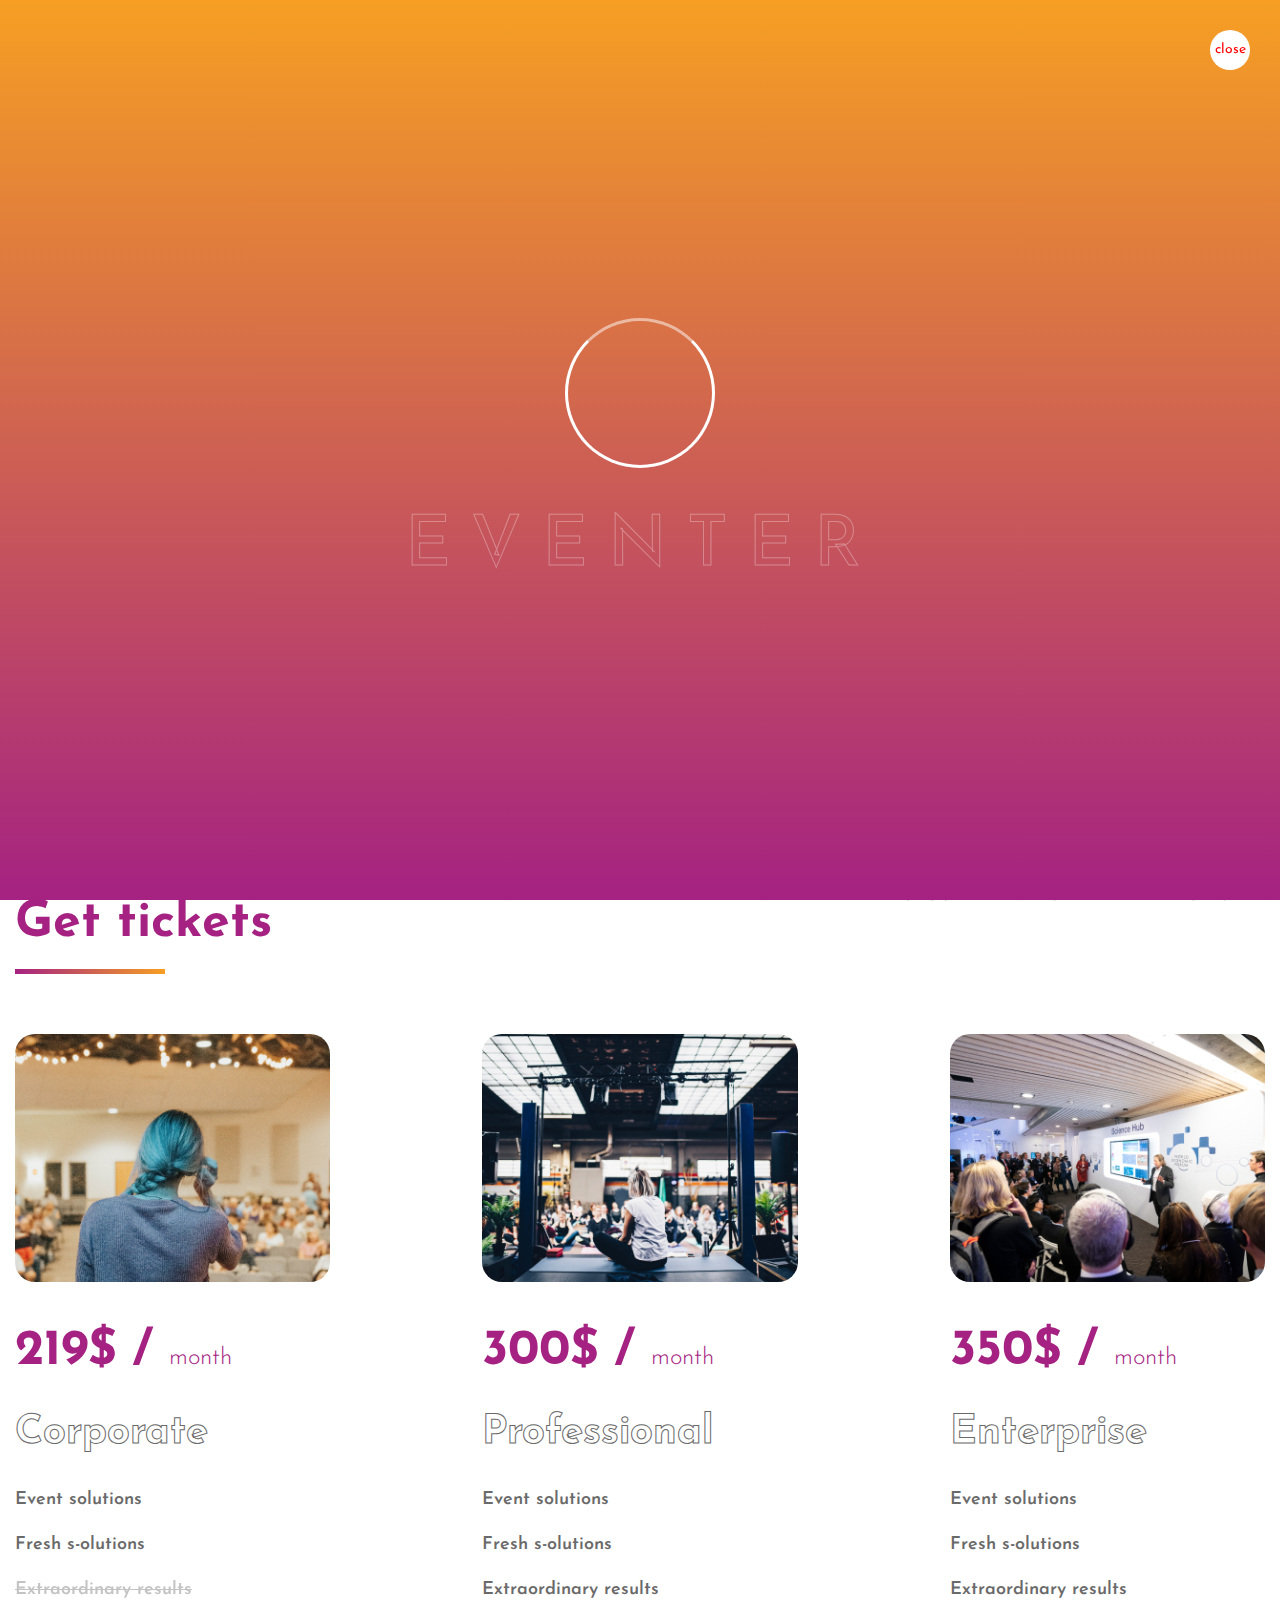
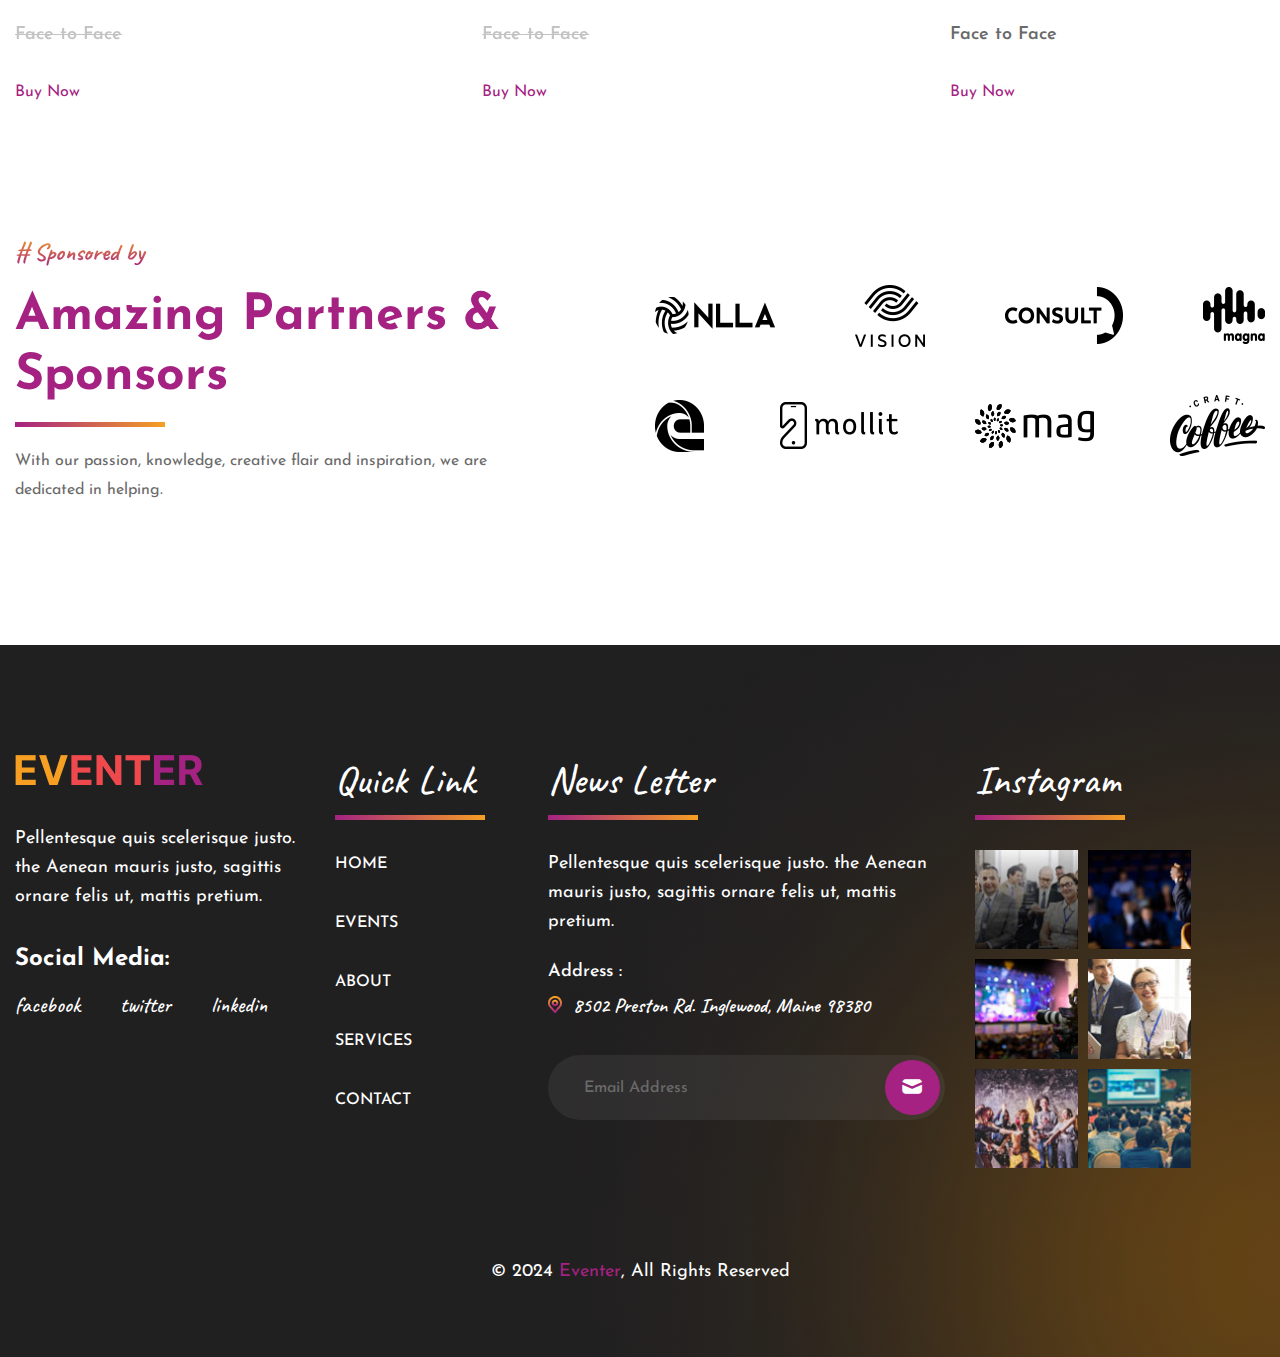
<file: pricing.html>
<!DOCTYPE html>
<html lang="en">
<head>
<meta charset="utf-8">
<meta http-equiv="X-UA-Compatible" content="IE=edge">
<meta name="viewport" content="width=device-width, initial-scale=1.0, maximum-scale=1.0, user-scalable=0">

<title>Eventer - HTML 5 Template Preview</title>

<!-- Fav Icon -->
<link rel="icon" href="assets/images/favicon.ico" type="image/x-icon">

<!-- Google Fonts -->
<link href="https://fonts.googleapis.com/css2?family=Caveat:wght@400;500;600;700&amp;display=swap" rel="stylesheet">
<link href="https://fonts.googleapis.com/css2?family=Josefin+Sans:ital,wght@0,100;0,200;0,300;0,400;0,500;0,600;0,700;1,100;1,200;1,300;1,400;1,500;1,600;1,700&amp;display=swap" rel="stylesheet">

<!-- Stylesheets -->
<link href="assets/css/font-awesome-all.css" rel="stylesheet">
<link href="assets/css/flaticon.css" rel="stylesheet">
<link href="assets/css/owl.css" rel="stylesheet">
<link href="assets/css/bootstrap.css" rel="stylesheet">
<link href="assets/css/jquery.fancybox.min.css" rel="stylesheet">
<link href="assets/css/animate.css" rel="stylesheet">
<link href="assets/css/nice-select.css" rel="stylesheet">
<link href="assets/css/elpath.css" rel="stylesheet">
<link href="assets/css/color.css" id="jssDefault" rel="stylesheet">
<link href="assets/css/rtl.css" rel="stylesheet">
<link href="assets/css/style.css" rel="stylesheet">
<link href="assets/css/module-css/page-title.css" rel="stylesheet">
<link href="assets/css/module-css/pricing.css" rel="stylesheet">
<link href="assets/css/module-css/clients.css" rel="stylesheet">
<link href="assets/css/responsive.css" rel="stylesheet">

</head>


<!-- page wrapper -->
<body>

    <div class="boxed_wrapper ltr">


        <!-- preloader -->
        <div class="loader-wrap">
            <div class="preloader">
                <div class="preloader-close">close</div>
                <div id="handle-preloader" class="handle-preloader">
                    <div class="animation-preloader">
                        <div class="spinner"></div>
                        <div class="txt-loading">
                            <span data-text-preloader="e" class="letters-loading">
                                e
                            </span>
                            <span data-text-preloader="v" class="letters-loading">
                                v
                            </span>
                            <span data-text-preloader="e" class="letters-loading">
                                e
                            </span>
                            <span data-text-preloader="n" class="letters-loading">
                                n
                            </span>
                            <span data-text-preloader="t" class="letters-loading">
                                t
                            </span>
                            <span data-text-preloader="e" class="letters-loading">
                                e
                            </span>
                            <span data-text-preloader="r" class="letters-loading">
                                r
                            </span>
                        </div>
                    </div>   
                </div>
            </div>
        </div>
        <!-- preloader end -->


        <!-- page-direction -->
        <div class="page_direction">
            <div class="demo-rtl direction_switch"><button class="rtl">RTL</button></div>
            <div class="demo-ltr direction_switch"><button class="ltr">LTR</button></div>
        </div>
        <!-- page-direction end -->


        <!-- main header -->
        <header class="main-header header-style-two">
            <!-- header-lower -->
            <div class="header-lower">
                <div class="auto-container">
                    <div class="outer-box">
                        <figure class="logo-box"><a href="index.html"><img src="assets/images/logo.png" alt=""></a></figure>
                        <div class="menu-area">
                            <!--Mobile Navigation Toggler-->
                            <div class="mobile-nav-toggler">
                                <i class="icon-bar"></i>
                                <i class="icon-bar"></i>
                                <i class="icon-bar"></i>
                            </div>
                            <nav class="main-menu navbar-expand-md navbar-light clearfix">
                                <div class="collapse navbar-collapse show clearfix" id="navbarSupportedContent">
                                    <ul class="navigation clearfix">
                                        <li class="dropdown"><a href="#">Home</a>
                                            <ul>
                                                <li><a href="index.html">Home One</a></li>
                                                <li><a href="index-2.html">Home Two</a></li>
                                                <li><a href="index-3.html">Home Three</a></li>
                                                <li><a href="index-4.html">Home Four</a></li>
                                                <li><a href="index-onepage.html">OnePage Home</a></li>
                                                <li class="dropdown"><a href="#">Header Style</a>
                                                    <ul>
                                                        <li><a href="index.html">Header Style One</a></li>
                                                        <li><a href="index-3.html">Header Style Two</a></li>
                                                    </ul>
                                                </li>
                                            </ul>
                                        </li> 
                                        <li class="dropdown"><a href="#">Events</a>
                                            <ul>
                                                <li><a href="event.html">Events Schedule</a></li>
                                                <li><a href="event-details.html">Event Details</a></li>
                                            </ul>
                                        </li>
                                        <li class="current dropdown"><a href="#">Pages</a>
                                            <ul>
                                                <li class="dropdown"><a href="#">Gallery</a>
                                                    <ul>
                                                        <li><a href="gallery.html">Events Gallery</a></li>
                                                        <li><a href="gallery-2.html">Events Gallery With Text</a></li>
                                                    </ul>
                                                </li>
                                                <li class="dropdown"><a href="#">Speckers</a>
                                                    <ul>
                                                        <li><a href="specker.html">Event Speckers</a></li>
                                                        <li><a href="specker-details.html">Specker Details</a></li>
                                                    </ul>
                                                </li>
                                                <li><a href="about.html">About Event</a></li>
                                                <li><a href="partner.html">Our Partners</a></li>
                                                <li><a href="faq.html">Support & FAQ</a></li>
                                                <li><a href="venue.html">Venue</a></li>
                                                <li><a href="hotel.html">Hotel Room</a></li>
                                                <li><a href="pricing.html">Pricing</a></li>
                                                <li><a href="search.html">Search Not found</a></li>
                                                <li><a href="error.html">404</a></li>
                                            </ul>
                                        </li> 
                                        <li class="dropdown"><a href="#">Blog</a>
                                            <ul>
                                                <li><a href="blog.html">Blog Grid</a></li>
                                                <li><a href="blog-2.html">Blog Standard</a></li>
                                                <li><a href="blog-details.html">Blog Details</a></li>
                                            </ul>
                                        </li>
                                        <li><a href="contact.html">Contact</a></li> 
                                    </ul>
                                </div>
                            </nav>
                        </div>
                        <div class="menu-right-content">
                            <div class="btn-box mr_40"><a href="index-2.html" class="theme-btn btn-one">Purchase Ticket</a></div>
                            <ul class="social-links">
                                <li><a href="index-2.html"><i class="fab fa-facebook-f"></i></a></li>
                                <li><a href="index-2.html"><i class="fab fa-twitter"></i></a></li>
                                <li><a href="index-2.html"><i class="fab fa-linkedin-in"></i></a></li>
                            </ul>
                        </div>
                    </div>
                </div>
            </div>

            <!--sticky Header-->
            <div class="sticky-header">
                <div class="auto-container">
                    <div class="outer-box">
                        <div class="logo-box">
                            <figure class="logo"><a href="index.html"><img src="assets/images/logo.png" alt=""></a></figure>
                        </div>
                        <div class="menu-area">
                            <nav class="main-menu clearfix">
                                <!--Keep This Empty / Menu will come through Javascript-->
                            </nav>
                        </div>
                        <div class="menu-right-content">
                            <div class="btn-box mr_40"><a href="index-2.html" class="theme-btn btn-one">Purchase Ticket</a></div>
                            <ul class="social-links">
                                <li><a href="index-2.html"><i class="fab fa-facebook-f"></i></a></li>
                                <li><a href="index-2.html"><i class="fab fa-twitter"></i></a></li>
                                <li><a href="index-2.html"><i class="fab fa-linkedin-in"></i></a></li>
                            </ul>
                        </div>
                    </div>
                </div>
            </div>
        </header>
        <!-- main-header end -->


        <!-- Mobile Menu  -->
        <div class="mobile-menu">
            <div class="menu-backdrop"></div>
            <div class="close-btn"><i class="fas fa-times"></i></div>
            
            <nav class="menu-box">
                <div class="nav-logo"><a href="index.html"><img src="assets/images/logo-2.png" alt="" title=""></a></div>
                <div class="menu-outer"><!--Here Menu Will Come Automatically Via Javascript / Same Menu as in Header--></div>
                <div class="contact-info">
                    <h4>Contact Info</h4>
                    <ul>
                        <li>Chicago 12, Melborne City, USA</li>
                        <li><a href="tel:+8801682648101">+88 01682648101</a></li>
                        <li><a href="mailto:info@example.com">info@example.com</a></li>
                    </ul>
                </div>
                <div class="social-links">
                    <ul class="clearfix">
                        <li><a href="index.html"><span class="fab fa-twitter"></span></a></li>
                        <li><a href="index.html"><span class="fab fa-facebook-square"></span></a></li>
                        <li><a href="index.html"><span class="fab fa-pinterest-p"></span></a></li>
                        <li><a href="index.html"><span class="fab fa-instagram"></span></a></li>
                        <li><a href="index.html"><span class="fab fa-youtube"></span></a></li>
                    </ul>
                </div>
            </nav>
        </div><!-- End Mobile Menu -->


        <!-- page-title -->
        <section class="page-title">
            <div class="bg-layer" style="background-image: url(assets/images/background/page-title-7.jpg);"></div>
            <div class="pattern-layer">
                <div class="pattern-1" style="background-image: url(assets/images/shape/shape-36.png);"></div>
                <div class="pattern-2" style="background-image: url(assets/images/shape/shape-47.png);"></div>
            </div>
            <div class="auto-container">
                <div class="content-box">
                    <ul class="bread-crumb clearfix mb_20">
                        <li><a href="index.html"># Home</a></li>
                        <li>&nbsp;-&nbsp;</li>
                        <li>Pricing</li>
                    </ul>
                    <h1>Pricing</h1>
                </div>
            </div>
        </section>
        <!-- page-title end -->


        <!-- pricing-section -->
        <section class="pricing-section pt_140 pb_100">
            <div class="auto-container">
                <div class="title-inner mb_60">
                    <div class="sec-title">
                        <span class="sub-title"># Tickets</span>
                        <h2>Are you with us? <br />Get tickets</h2>
                    </div>
                    <p>With our passion, knowledge, creative flair and inspiration, we are <br />dedicated in helping you to achieve your dream wedding day.</p>
                </div>
                <div class="content-inner">
                    <div class="row clearfix">
                        <div class="col-lg-4 col-md-6 col-sm-12 pricing-block">
                            <div class="pricing-block-one">
                                <div class="pricing-table">
                                    <figure class="image-box"><img src="assets/images/resource/pricing-1.jpg" alt=""></figure>
                                    <h2>219$ / <span>month</span></h2>
                                    <h3>Corporate</h3>
                                    <ul class="feature-list clearfix mb_20">
                                        <li>Event solutions</li>
                                        <li>Fresh s-olutions</li>
                                        <li><del>Extraordinary results</del></li>
                                        <li><del>Face to Face</del></li>
                                    </ul>
                                    <div class="link"><a href="index-3.html">Buy Now</a></div>
                                </div>
                            </div>
                        </div>
                        <div class="col-lg-4 col-md-6 col-sm-12 pricing-block">
                            <div class="pricing-block-one">
                                <div class="pricing-table">
                                    <figure class="image-box"><img src="assets/images/resource/pricing-2.jpg" alt=""></figure>
                                    <h2>300$ / <span>month</span></h2>
                                    <h3>Professional</h3>
                                    <ul class="feature-list clearfix mb_20">
                                        <li>Event solutions</li>
                                        <li>Fresh s-olutions</li>
                                        <li>Extraordinary results</li>
                                        <li><del>Face to Face</del></li>
                                    </ul>
                                    <div class="link"><a href="index-3.html">Buy Now</a></div>
                                </div>
                            </div>
                        </div>
                        <div class="col-lg-4 col-md-6 col-sm-12 pricing-block">
                            <div class="pricing-block-one">
                                <div class="pricing-table">
                                    <figure class="image-box"><img src="assets/images/resource/pricing-3.jpg" alt=""></figure>
                                    <h2>350$ / <span>month</span></h2>
                                    <h3>Enterprise</h3>
                                    <ul class="feature-list clearfix mb_20">
                                        <li>Event solutions</li>
                                        <li>Fresh s-olutions</li>
                                        <li>Extraordinary results</li>
                                        <li>Face to Face</li>
                                    </ul>
                                    <div class="link"><a href="index-3.html">Buy Now</a></div>
                                </div>
                            </div>
                        </div>
                    </div>
                </div>
            </div>
        </section>
        <!-- pricing-section end -->


        <!-- clients-section -->
        <section class="clients-section clients-page-section pb_140">
            <div class="auto-container">
                <div class="clients-inner">
                    <div class="row align-items-center">
                        <div class="col-lg-6 col-md-12 col-sm-12 title-column">
                            <div class="title-inner">
                                <div class="sec-title mb_20">
                                    <span class="sub-title"># Sponsored by</span>
                                    <h2>Amazing Partners & Sponsors </h2>
                                </div>
                                <p>With our passion, knowledge, creative flair and inspiration, we are <br />dedicated in helping.</p>
                            </div>
                        </div>
                        <div class="col-lg-6 col-md-12 col-sm-12 clients-column">
                            <div class="clients-inner">
                                <ul class="clients-logo-list mb_40">
                                    <li><a href="index.html"><img src="assets/images/clients/clients-1.png" alt=""></a></li>
                                    <li><a href="index.html"><img src="assets/images/clients/clients-2.png" alt=""></a></li>
                                    <li><a href="index.html"><img src="assets/images/clients/clients-3.png" alt=""></a></li>
                                    <li><a href="index.html"><img src="assets/images/clients/clients-4.png" alt=""></a></li>
                                </ul>
                                <ul class="clients-logo-list">
                                    <li><a href="index.html"><img src="assets/images/clients/clients-5.png" alt=""></a></li>
                                    <li><a href="index.html"><img src="assets/images/clients/clients-6.png" alt=""></a></li>
                                    <li><a href="index.html"><img src="assets/images/clients/clients-7.png" alt=""></a></li>
                                    <li><a href="index.html"><img src="assets/images/clients/clients-8.png" alt=""></a></li>
                                </ul>
                            </div>
                        </div>
                    </div>
                </div>
            </div>
        </section>
        <!-- clients-section end -->


        <!-- main-footer -->
        <footer class="main-footer">
            <div class="bg-layer" style="background-image: url(assets/images/background/footer-bg.jpg);"></div>
            <div class="pattern-layer" style="background-image: url(assets/images/shape/shape-22.png);"></div>
            <div class="widget-section">
                <div class="auto-container">
                    <div class="row clearfix">
                        <div class="col-lg-3 col-md-6 col-sm-12 footer-column">
                            <div class="footer-widget logo-widget">
                                <figure class="footer-logo"><a href="index.html"><img src="assets/images/logo-2.png" alt=""></a></figure>
                                <p>Pellentesque quis scelerisque justo. the Aenean mauris justo, sagittis ornare felis ut, mattis pretium.</p>
                                <h3>Social Media:</h3>
                                <ul class="social-links">
                                    <li><a href="index.html">facebook</a></li>
                                    <li><a href="index.html">twitter</a></li>
                                    <li><a href="index.html">linkedin</a></li>
                                </ul>
                            </div>
                        </div>
                        <div class="col-lg-2 col-md-6 col-sm-12 footer-column">
                            <div class="footer-widget links-widget">
                                <span class="title-text">Quick Link</span>
                                <div class="widget-content">
                                    <ul class="links-list clearfix">
                                        <li><a href="index.html">Home</a></li>
                                        <li><a href="event.html">Events</a></li>
                                        <li><a href="about.html">About</a></li>
                                        <li><a href="index.html">Services</a></li>
                                        <li><a href="contact.html">Contact</a></li>
                                    </ul>
                                </div>
                            </div>
                        </div>
                        <div class="col-lg-4 col-md-6 col-sm-12 footer-column">
                            <div class="footer-widget newsletter-widget">
                                <span class="title-text">News Letter</span>
                                <div class="widget-content">
                                    <p>Pellentesque quis scelerisque justo. the Aenean mauris justo, sagittis ornare felis ut, mattis pretium.</p>
                                    <div class="location-box mb_35">
                                        <h5>Address :</h5>
                                        <span><img src="assets/images/icons/icon-5.png" alt=""> 8502 Preston Rd. Inglewood, Maine 98380</span>
                                    </div>
                                    <div class="form-inner">
                                        <form method="post" action="https://azim.hostlin.com/Eventer/contact.html">
                                            <div class="form-group">
                                                <input type="email" name="email" placeholder="Email Address" required>
                                                <button type="submit"><i class="icon-12"></i></button>
                                            </div>
                                        </form>
                                    </div>
                                </div>
                            </div>
                        </div>
                        <div class="col-lg-3 col-md-6 col-sm-12 footer-column">
                            <div class="footer-widget instagram-widget">
                                <span class="title-text">Instagram</span>
                                <div class="widget-content">
                                    <ul class="image-list clearfix">
                                        <li>
                                            <figure class="image">
                                                <img src="assets/images/resource/footer-1.jpg" alt="">
                                                <a href="index.html"><i class="icon-13"></i></a>
                                            </figure>
                                        </li>
                                        <li>
                                            <figure class="image">
                                                <img src="assets/images/resource/footer-2.jpg" alt="">
                                                <a href="index.html"><i class="icon-13"></i></a>
                                            </figure>
                                        </li>
                                        <li>
                                            <figure class="image">
                                                <img src="assets/images/resource/footer-3.jpg" alt="">
                                                <a href="index.html"><i class="icon-13"></i></a>
                                            </figure>
                                        </li>
                                        <li>
                                            <figure class="image">
                                                <img src="assets/images/resource/footer-4.jpg" alt="">
                                                <a href="index.html"><i class="icon-13"></i></a>
                                            </figure>
                                        </li>
                                        <li>
                                            <figure class="image">
                                                <img src="assets/images/resource/footer-5.jpg" alt="">
                                                <a href="index.html"><i class="icon-13"></i></a>
                                            </figure>
                                        </li>
                                        <li>
                                            <figure class="image">
                                                <img src="assets/images/resource/footer-6.jpg" alt="">
                                                <a href="index.html"><i class="icon-13"></i></a>
                                            </figure>
                                        </li>
                                    </ul>
                                </div>
                            </div>
                        </div>
                    </div>
                </div>
            </div>
            <div class="footer-bottom centred">
                <div class="auto-container">
                    <div class="copyright"><p>&copy; 2024 <a href="index.html">Eventer</a>, All Rights Reserved</p></div>
                </div>
            </div>
        </footer>
        <!-- main-footer end -->


        <!--Scroll to top-->
        <div class="scroll-to-top">
            <div>
                <div class="scroll-top-inner">
                    <div class="scroll-bar">
                        <div class="bar-inner"></div>
                    </div>
                    <div class="scroll-bar-text">Go To Top</div>
                </div>
            </div>
        </div>
        <!-- Scroll to top end -->
        
    </div>


    <!-- jequery plugins -->
    <script src="assets/js/jquery.js"></script>
    <script src="assets/js/bootstrap.min.js"></script>
    <script src="assets/js/owl.js"></script>
    <script src="assets/js/wow.js"></script>
    <script src="assets/js/jquery.fancybox.js"></script>
    <script src="assets/js/appear.js"></script>
    <script src="assets/js/isotope.js"></script>
    <script src="assets/js/jquery.nice-select.min.js"></script>
    <script src="assets/js/parallax-scroll.js"></script>
    <script src="assets/js/scrollbar.js"></script>

    <!-- main-js -->
    <script src="assets/js/script.js"></script>

</body><!-- End of .page_wrapper -->
</html>
</file>
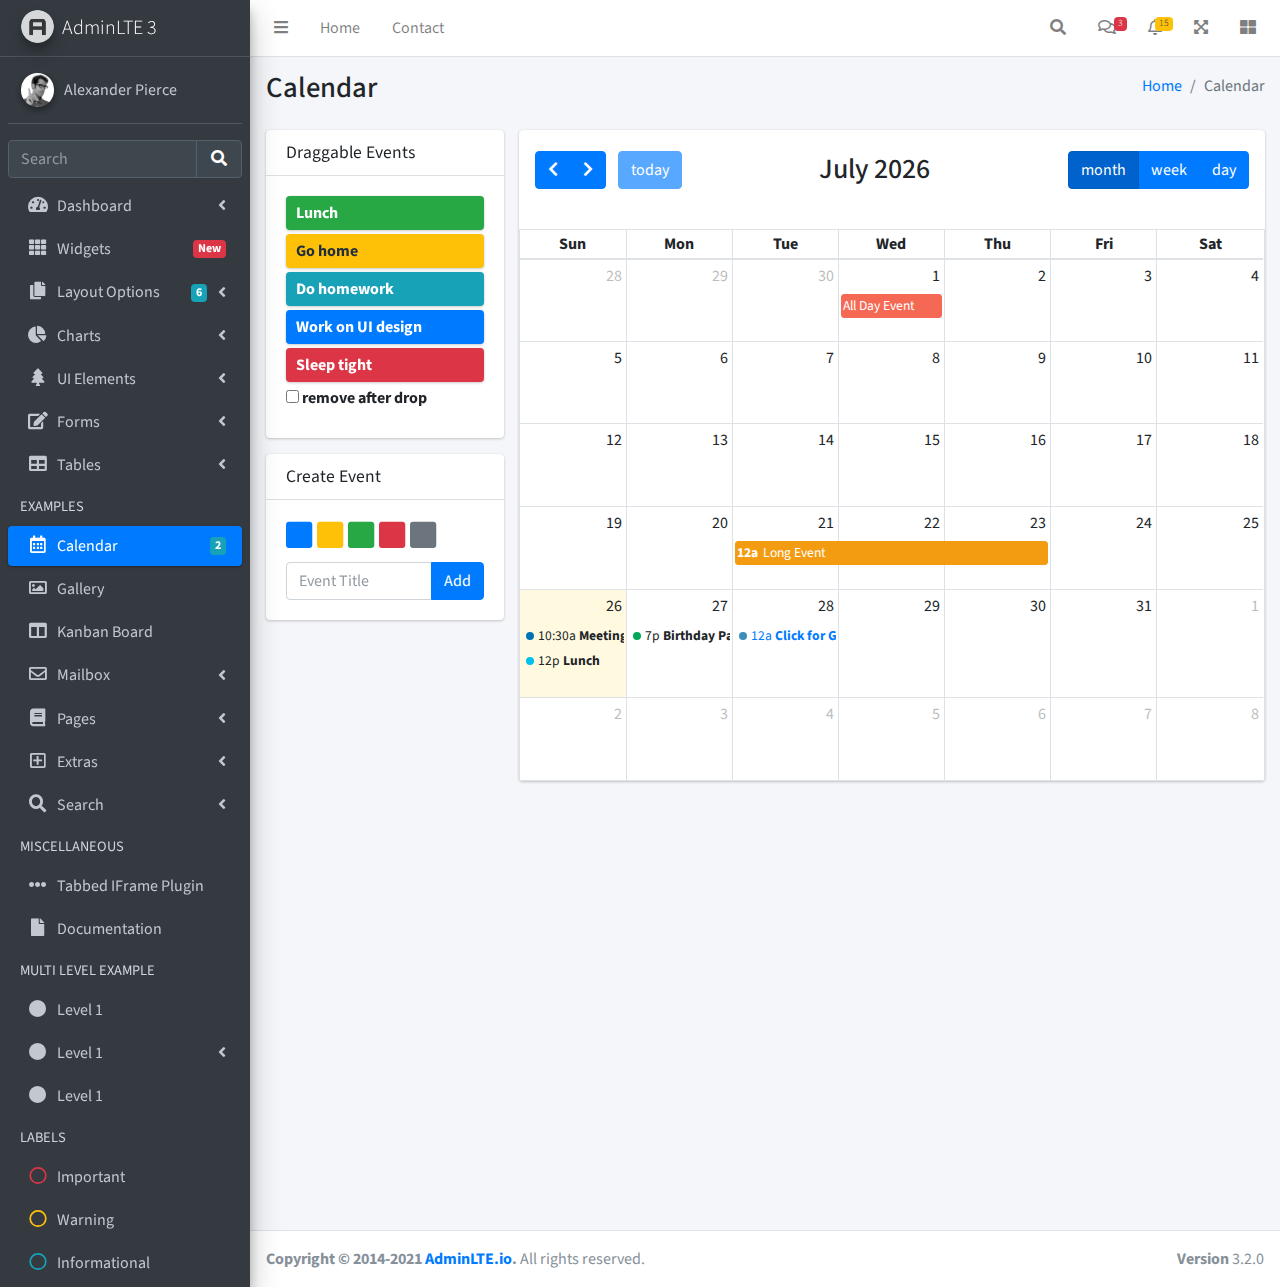
<file: admin/pages/calendar.html>
<!DOCTYPE html>
<html lang="en">
<head>
  <meta charset="utf-8">
  <meta name="viewport" content="width=device-width, initial-scale=1">
  <title>AdminLTE 3 | Calendar</title>

  <!-- Google Font: Source Sans Pro -->
  <link rel="stylesheet" href="https://fonts.googleapis.com/css?family=Source+Sans+Pro:300,400,400i,700&display=fallback">
  <!-- Font Awesome -->
  <link rel="stylesheet" href="../plugins/fontawesome-free/css/all.min.css">
  <!-- fullCalendar -->
  <link rel="stylesheet" href="../plugins/fullcalendar/main.css">
  <!-- Theme style -->
  <link rel="stylesheet" href="../dist/css/adminlte.min.css">
</head>
<body class="hold-transition sidebar-mini">
<div class="wrapper">
  <!-- Navbar -->
  <nav class="main-header navbar navbar-expand navbar-white navbar-light">
    <!-- Left navbar links -->
    <ul class="navbar-nav">
      <li class="nav-item">
        <a class="nav-link" data-widget="pushmenu" href="#" role="button"><i class="fas fa-bars"></i></a>
      </li>
      <li class="nav-item d-none d-sm-inline-block">
        <a href="../index3.html" class="nav-link">Home</a>
      </li>
      <li class="nav-item d-none d-sm-inline-block">
        <a href="#" class="nav-link">Contact</a>
      </li>
    </ul>

    <!-- Right navbar links -->
    <ul class="navbar-nav ml-auto">
      <!-- Navbar Search -->
      <li class="nav-item">
        <a class="nav-link" data-widget="navbar-search" href="#" role="button">
          <i class="fas fa-search"></i>
        </a>
        <div class="navbar-search-block">
          <form class="form-inline">
            <div class="input-group input-group-sm">
              <input class="form-control form-control-navbar" type="search" placeholder="Search" aria-label="Search">
              <div class="input-group-append">
                <button class="btn btn-navbar" type="submit">
                  <i class="fas fa-search"></i>
                </button>
                <button class="btn btn-navbar" type="button" data-widget="navbar-search">
                  <i class="fas fa-times"></i>
                </button>
              </div>
            </div>
          </form>
        </div>
      </li>

      <!-- Messages Dropdown Menu -->
      <li class="nav-item dropdown">
        <a class="nav-link" data-toggle="dropdown" href="#">
          <i class="far fa-comments"></i>
          <span class="badge badge-danger navbar-badge">3</span>
        </a>
        <div class="dropdown-menu dropdown-menu-lg dropdown-menu-right">
          <a href="#" class="dropdown-item">
            <!-- Message Start -->
            <div class="media">
              <img src="../dist/img/user1-128x128.jpg" alt="User Avatar" class="img-size-50 mr-3 img-circle">
              <div class="media-body">
                <h3 class="dropdown-item-title">
                  Brad Diesel
                  <span class="float-right text-sm text-danger"><i class="fas fa-star"></i></span>
                </h3>
                <p class="text-sm">Call me whenever you can...</p>
                <p class="text-sm text-muted"><i class="far fa-clock mr-1"></i> 4 Hours Ago</p>
              </div>
            </div>
            <!-- Message End -->
          </a>
          <div class="dropdown-divider"></div>
          <a href="#" class="dropdown-item">
            <!-- Message Start -->
            <div class="media">
              <img src="../dist/img/user8-128x128.jpg" alt="User Avatar" class="img-size-50 img-circle mr-3">
              <div class="media-body">
                <h3 class="dropdown-item-title">
                  John Pierce
                  <span class="float-right text-sm text-muted"><i class="fas fa-star"></i></span>
                </h3>
                <p class="text-sm">I got your message bro</p>
                <p class="text-sm text-muted"><i class="far fa-clock mr-1"></i> 4 Hours Ago</p>
              </div>
            </div>
            <!-- Message End -->
          </a>
          <div class="dropdown-divider"></div>
          <a href="#" class="dropdown-item">
            <!-- Message Start -->
            <div class="media">
              <img src="../dist/img/user3-128x128.jpg" alt="User Avatar" class="img-size-50 img-circle mr-3">
              <div class="media-body">
                <h3 class="dropdown-item-title">
                  Nora Silvester
                  <span class="float-right text-sm text-warning"><i class="fas fa-star"></i></span>
                </h3>
                <p class="text-sm">The subject goes here</p>
                <p class="text-sm text-muted"><i class="far fa-clock mr-1"></i> 4 Hours Ago</p>
              </div>
            </div>
            <!-- Message End -->
          </a>
          <div class="dropdown-divider"></div>
          <a href="#" class="dropdown-item dropdown-footer">See All Messages</a>
        </div>
      </li>
      <!-- Notifications Dropdown Menu -->
      <li class="nav-item dropdown">
        <a class="nav-link" data-toggle="dropdown" href="#">
          <i class="far fa-bell"></i>
          <span class="badge badge-warning navbar-badge">15</span>
        </a>
        <div class="dropdown-menu dropdown-menu-lg dropdown-menu-right">
          <span class="dropdown-item dropdown-header">15 Notifications</span>
          <div class="dropdown-divider"></div>
          <a href="#" class="dropdown-item">
            <i class="fas fa-envelope mr-2"></i> 4 new messages
            <span class="float-right text-muted text-sm">3 mins</span>
          </a>
          <div class="dropdown-divider"></div>
          <a href="#" class="dropdown-item">
            <i class="fas fa-users mr-2"></i> 8 friend requests
            <span class="float-right text-muted text-sm">12 hours</span>
          </a>
          <div class="dropdown-divider"></div>
          <a href="#" class="dropdown-item">
            <i class="fas fa-file mr-2"></i> 3 new reports
            <span class="float-right text-muted text-sm">2 days</span>
          </a>
          <div class="dropdown-divider"></div>
          <a href="#" class="dropdown-item dropdown-footer">See All Notifications</a>
        </div>
      </li>
      <li class="nav-item">
        <a class="nav-link" data-widget="fullscreen" href="#" role="button">
          <i class="fas fa-expand-arrows-alt"></i>
        </a>
      </li>
      <li class="nav-item">
        <a class="nav-link" data-widget="control-sidebar" data-slide="true" href="#" role="button">
          <i class="fas fa-th-large"></i>
        </a>
      </li>
    </ul>
  </nav>
  <!-- /.navbar -->

  <!-- Main Sidebar Container -->
  <aside class="main-sidebar sidebar-dark-primary elevation-4">
    <!-- Brand Logo -->
    <a href="../index3.html" class="brand-link">
      <img src="../dist/img/AdminLTELogo.png" alt="AdminLTE Logo" class="brand-image img-circle elevation-3" style="opacity: .8">
      <span class="brand-text font-weight-light">AdminLTE 3</span>
    </a>

    <!-- Sidebar -->
    <div class="sidebar">
      <!-- Sidebar user panel (optional) -->
      <div class="user-panel mt-3 pb-3 mb-3 d-flex">
        <div class="image">
          <img src="../dist/img/user2-160x160.jpg" class="img-circle elevation-2" alt="User Image">
        </div>
        <div class="info">
          <a href="#" class="d-block">Alexander Pierce</a>
        </div>
      </div>

      <!-- SidebarSearch Form -->
      <div class="form-inline">
        <div class="input-group" data-widget="sidebar-search">
          <input class="form-control form-control-sidebar" type="search" placeholder="Search" aria-label="Search">
          <div class="input-group-append">
            <button class="btn btn-sidebar">
              <i class="fas fa-search fa-fw"></i>
            </button>
          </div>
        </div>
      </div>

      <!-- Sidebar Menu -->
      <nav class="mt-2">
        <ul class="nav nav-pills nav-sidebar flex-column" data-widget="treeview" role="menu" data-accordion="false">
          <!-- Add icons to the links using the .nav-icon class
               with font-awesome or any other icon font library -->
          <li class="nav-item">
            <a href="#" class="nav-link">
              <i class="nav-icon fas fa-tachometer-alt"></i>
              <p>
                Dashboard
                <i class="right fas fa-angle-left"></i>
              </p>
            </a>
            <ul class="nav nav-treeview">
              <li class="nav-item">
                <a href="../index.html" class="nav-link">
                  <i class="far fa-circle nav-icon"></i>
                  <p>Dashboard v1</p>
                </a>
              </li>
              <li class="nav-item">
                <a href="../index2.html" class="nav-link">
                  <i class="far fa-circle nav-icon"></i>
                  <p>Dashboard v2</p>
                </a>
              </li>
              <li class="nav-item">
                <a href="../index3.html" class="nav-link">
                  <i class="far fa-circle nav-icon"></i>
                  <p>Dashboard v3</p>
                </a>
              </li>
            </ul>
          </li>
          <li class="nav-item">
            <a href="widgets.html" class="nav-link">
              <i class="nav-icon fas fa-th"></i>
              <p>
                Widgets
                <span class="right badge badge-danger">New</span>
              </p>
            </a>
          </li>
          <li class="nav-item">
            <a href="#" class="nav-link">
              <i class="nav-icon fas fa-copy"></i>
              <p>
                Layout Options
                <i class="fas fa-angle-left right"></i>
                <span class="badge badge-info right">6</span>
              </p>
            </a>
            <ul class="nav nav-treeview">
              <li class="nav-item">
                <a href="layout/top-nav.html" class="nav-link">
                  <i class="far fa-circle nav-icon"></i>
                  <p>Top Navigation</p>
                </a>
              </li>
              <li class="nav-item">
                <a href="layout/top-nav-sidebar.html" class="nav-link">
                  <i class="far fa-circle nav-icon"></i>
                  <p>Top Navigation + Sidebar</p>
                </a>
              </li>
              <li class="nav-item">
                <a href="layout/boxed.html" class="nav-link">
                  <i class="far fa-circle nav-icon"></i>
                  <p>Boxed</p>
                </a>
              </li>
              <li class="nav-item">
                <a href="layout/fixed-sidebar.html" class="nav-link">
                  <i class="far fa-circle nav-icon"></i>
                  <p>Fixed Sidebar</p>
                </a>
              </li>
              <li class="nav-item">
                <a href="layout/fixed-sidebar-custom.html" class="nav-link">
                  <i class="far fa-circle nav-icon"></i>
                  <p>Fixed Sidebar <small>+ Custom Area</small></p>
                </a>
              </li>
              <li class="nav-item">
                <a href="layout/fixed-topnav.html" class="nav-link">
                  <i class="far fa-circle nav-icon"></i>
                  <p>Fixed Navbar</p>
                </a>
              </li>
              <li class="nav-item">
                <a href="layout/fixed-footer.html" class="nav-link">
                  <i class="far fa-circle nav-icon"></i>
                  <p>Fixed Footer</p>
                </a>
              </li>
              <li class="nav-item">
                <a href="layout/collapsed-sidebar.html" class="nav-link">
                  <i class="far fa-circle nav-icon"></i>
                  <p>Collapsed Sidebar</p>
                </a>
              </li>
            </ul>
          </li>
          <li class="nav-item">
            <a href="#" class="nav-link">
              <i class="nav-icon fas fa-chart-pie"></i>
              <p>
                Charts
                <i class="right fas fa-angle-left"></i>
              </p>
            </a>
            <ul class="nav nav-treeview">
              <li class="nav-item">
                <a href="charts/chartjs.html" class="nav-link">
                  <i class="far fa-circle nav-icon"></i>
                  <p>ChartJS</p>
                </a>
              </li>
              <li class="nav-item">
                <a href="charts/flot.html" class="nav-link">
                  <i class="far fa-circle nav-icon"></i>
                  <p>Flot</p>
                </a>
              </li>
              <li class="nav-item">
                <a href="charts/inline.html" class="nav-link">
                  <i class="far fa-circle nav-icon"></i>
                  <p>Inline</p>
                </a>
              </li>
              <li class="nav-item">
                <a href="charts/uplot.html" class="nav-link">
                  <i class="far fa-circle nav-icon"></i>
                  <p>uPlot</p>
                </a>
              </li>
            </ul>
          </li>
          <li class="nav-item">
            <a href="#" class="nav-link">
              <i class="nav-icon fas fa-tree"></i>
              <p>
                UI Elements
                <i class="fas fa-angle-left right"></i>
              </p>
            </a>
            <ul class="nav nav-treeview">
              <li class="nav-item">
                <a href="UI/general.html" class="nav-link">
                  <i class="far fa-circle nav-icon"></i>
                  <p>General</p>
                </a>
              </li>
              <li class="nav-item">
                <a href="UI/icons.html" class="nav-link">
                  <i class="far fa-circle nav-icon"></i>
                  <p>Icons</p>
                </a>
              </li>
              <li class="nav-item">
                <a href="UI/buttons.html" class="nav-link">
                  <i class="far fa-circle nav-icon"></i>
                  <p>Buttons</p>
                </a>
              </li>
              <li class="nav-item">
                <a href="UI/sliders.html" class="nav-link">
                  <i class="far fa-circle nav-icon"></i>
                  <p>Sliders</p>
                </a>
              </li>
              <li class="nav-item">
                <a href="UI/modals.html" class="nav-link">
                  <i class="far fa-circle nav-icon"></i>
                  <p>Modals & Alerts</p>
                </a>
              </li>
              <li class="nav-item">
                <a href="UI/navbar.html" class="nav-link">
                  <i class="far fa-circle nav-icon"></i>
                  <p>Navbar & Tabs</p>
                </a>
              </li>
              <li class="nav-item">
                <a href="UI/timeline.html" class="nav-link">
                  <i class="far fa-circle nav-icon"></i>
                  <p>Timeline</p>
                </a>
              </li>
              <li class="nav-item">
                <a href="UI/ribbons.html" class="nav-link">
                  <i class="far fa-circle nav-icon"></i>
                  <p>Ribbons</p>
                </a>
              </li>
            </ul>
          </li>
          <li class="nav-item">
            <a href="#" class="nav-link">
              <i class="nav-icon fas fa-edit"></i>
              <p>
                Forms
                <i class="fas fa-angle-left right"></i>
              </p>
            </a>
            <ul class="nav nav-treeview">
              <li class="nav-item">
                <a href="forms/general.html" class="nav-link">
                  <i class="far fa-circle nav-icon"></i>
                  <p>General Elements</p>
                </a>
              </li>
              <li class="nav-item">
                <a href="forms/advanced.html" class="nav-link">
                  <i class="far fa-circle nav-icon"></i>
                  <p>Advanced Elements</p>
                </a>
              </li>
              <li class="nav-item">
                <a href="forms/editors.html" class="nav-link">
                  <i class="far fa-circle nav-icon"></i>
                  <p>Editors</p>
                </a>
              </li>
              <li class="nav-item">
                <a href="forms/validation.html" class="nav-link">
                  <i class="far fa-circle nav-icon"></i>
                  <p>Validation</p>
                </a>
              </li>
            </ul>
          </li>
          <li class="nav-item">
            <a href="#" class="nav-link">
              <i class="nav-icon fas fa-table"></i>
              <p>
                Tables
                <i class="fas fa-angle-left right"></i>
              </p>
            </a>
            <ul class="nav nav-treeview">
              <li class="nav-item">
                <a href="tables/simple.html" class="nav-link">
                  <i class="far fa-circle nav-icon"></i>
                  <p>Simple Tables</p>
                </a>
              </li>
              <li class="nav-item">
                <a href="tables/data.html" class="nav-link">
                  <i class="far fa-circle nav-icon"></i>
                  <p>DataTables</p>
                </a>
              </li>
              <li class="nav-item">
                <a href="tables/jsgrid.html" class="nav-link">
                  <i class="far fa-circle nav-icon"></i>
                  <p>jsGrid</p>
                </a>
              </li>
            </ul>
          </li>
          <li class="nav-header">EXAMPLES</li>
          <li class="nav-item">
            <a href="calendar.html" class="nav-link active">
              <i class="nav-icon far fa-calendar-alt"></i>
              <p>
                Calendar
                <span class="badge badge-info right">2</span>
              </p>
            </a>
          </li>
          <li class="nav-item">
            <a href="gallery.html" class="nav-link">
              <i class="nav-icon far fa-image"></i>
              <p>
                Gallery
              </p>
            </a>
          </li>
          <li class="nav-item">
            <a href="kanban.html" class="nav-link">
              <i class="nav-icon fas fa-columns"></i>
              <p>
                Kanban Board
              </p>
            </a>
          </li>
          <li class="nav-item">
            <a href="#" class="nav-link">
              <i class="nav-icon far fa-envelope"></i>
              <p>
                Mailbox
                <i class="fas fa-angle-left right"></i>
              </p>
            </a>
            <ul class="nav nav-treeview">
              <li class="nav-item">
                <a href="mailbox/mailbox.html" class="nav-link">
                  <i class="far fa-circle nav-icon"></i>
                  <p>Inbox</p>
                </a>
              </li>
              <li class="nav-item">
                <a href="mailbox/compose.html" class="nav-link">
                  <i class="far fa-circle nav-icon"></i>
                  <p>Compose</p>
                </a>
              </li>
              <li class="nav-item">
                <a href="mailbox/read-mail.html" class="nav-link">
                  <i class="far fa-circle nav-icon"></i>
                  <p>Read</p>
                </a>
              </li>
            </ul>
          </li>
          <li class="nav-item">
            <a href="#" class="nav-link">
              <i class="nav-icon fas fa-book"></i>
              <p>
                Pages
                <i class="fas fa-angle-left right"></i>
              </p>
            </a>
            <ul class="nav nav-treeview">
              <li class="nav-item">
                <a href="examples/invoice.html" class="nav-link">
                  <i class="far fa-circle nav-icon"></i>
                  <p>Invoice</p>
                </a>
              </li>
              <li class="nav-item">
                <a href="examples/profile.html" class="nav-link">
                  <i class="far fa-circle nav-icon"></i>
                  <p>Profile</p>
                </a>
              </li>
              <li class="nav-item">
                <a href="examples/e-commerce.html" class="nav-link">
                  <i class="far fa-circle nav-icon"></i>
                  <p>E-commerce</p>
                </a>
              </li>
              <li class="nav-item">
                <a href="examples/projects.html" class="nav-link">
                  <i class="far fa-circle nav-icon"></i>
                  <p>Projects</p>
                </a>
              </li>
              <li class="nav-item">
                <a href="examples/project-add.html" class="nav-link">
                  <i class="far fa-circle nav-icon"></i>
                  <p>Project Add</p>
                </a>
              </li>
              <li class="nav-item">
                <a href="examples/project-edit.html" class="nav-link">
                  <i class="far fa-circle nav-icon"></i>
                  <p>Project Edit</p>
                </a>
              </li>
              <li class="nav-item">
                <a href="examples/project-detail.html" class="nav-link">
                  <i class="far fa-circle nav-icon"></i>
                  <p>Project Detail</p>
                </a>
              </li>
              <li class="nav-item">
                <a href="examples/contacts.html" class="nav-link">
                  <i class="far fa-circle nav-icon"></i>
                  <p>Contacts</p>
                </a>
              </li>
              <li class="nav-item">
                <a href="examples/faq.html" class="nav-link">
                  <i class="far fa-circle nav-icon"></i>
                  <p>FAQ</p>
                </a>
              </li>
              <li class="nav-item">
                <a href="examples/contact-us.html" class="nav-link">
                  <i class="far fa-circle nav-icon"></i>
                  <p>Contact us</p>
                </a>
              </li>
            </ul>
          </li>
          <li class="nav-item">
            <a href="#" class="nav-link">
              <i class="nav-icon far fa-plus-square"></i>
              <p>
                Extras
                <i class="fas fa-angle-left right"></i>
              </p>
            </a>
            <ul class="nav nav-treeview">
              <li class="nav-item">
                <a href="#" class="nav-link">
                  <i class="far fa-circle nav-icon"></i>
                  <p>
                    Login & Register v1
                    <i class="fas fa-angle-left right"></i>
                  </p>
                </a>
                <ul class="nav nav-treeview">
                  <li class="nav-item">
                    <a href="examples/login.html" class="nav-link">
                      <i class="far fa-circle nav-icon"></i>
                      <p>Login v1</p>
                    </a>
                  </li>
                  <li class="nav-item">
                    <a href="examples/register.html" class="nav-link">
                      <i class="far fa-circle nav-icon"></i>
                      <p>Register v1</p>
                    </a>
                  </li>
                  <li class="nav-item">
                    <a href="examples/forgot-password.html" class="nav-link">
                      <i class="far fa-circle nav-icon"></i>
                      <p>Forgot Password v1</p>
                    </a>
                  </li>
                  <li class="nav-item">
                    <a href="examples/recover-password.html" class="nav-link">
                      <i class="far fa-circle nav-icon"></i>
                      <p>Recover Password v1</p>
                    </a>
                  </li>
                </ul>
              </li>
              <li class="nav-item">
                <a href="#" class="nav-link">
                  <i class="far fa-circle nav-icon"></i>
                  <p>
                    Login & Register v2
                    <i class="fas fa-angle-left right"></i>
                  </p>
                </a>
                <ul class="nav nav-treeview">
                  <li class="nav-item">
                    <a href="examples/login-v2.html" class="nav-link">
                      <i class="far fa-circle nav-icon"></i>
                      <p>Login v2</p>
                    </a>
                  </li>
                  <li class="nav-item">
                    <a href="examples/register-v2.html" class="nav-link">
                      <i class="far fa-circle nav-icon"></i>
                      <p>Register v2</p>
                    </a>
                  </li>
                  <li class="nav-item">
                    <a href="examples/forgot-password-v2.html" class="nav-link">
                      <i class="far fa-circle nav-icon"></i>
                      <p>Forgot Password v2</p>
                    </a>
                  </li>
                  <li class="nav-item">
                    <a href="examples/recover-password-v2.html" class="nav-link">
                      <i class="far fa-circle nav-icon"></i>
                      <p>Recover Password v2</p>
                    </a>
                  </li>
                </ul>
              </li>
              <li class="nav-item">
                <a href="examples/lockscreen.html" class="nav-link">
                  <i class="far fa-circle nav-icon"></i>
                  <p>Lockscreen</p>
                </a>
              </li>
              <li class="nav-item">
                <a href="examples/legacy-user-menu.html" class="nav-link">
                  <i class="far fa-circle nav-icon"></i>
                  <p>Legacy User Menu</p>
                </a>
              </li>
              <li class="nav-item">
                <a href="examples/language-menu.html" class="nav-link">
                  <i class="far fa-circle nav-icon"></i>
                  <p>Language Menu</p>
                </a>
              </li>
              <li class="nav-item">
                <a href="examples/404.html" class="nav-link">
                  <i class="far fa-circle nav-icon"></i>
                  <p>Error 404</p>
                </a>
              </li>
              <li class="nav-item">
                <a href="examples/500.html" class="nav-link">
                  <i class="far fa-circle nav-icon"></i>
                  <p>Error 500</p>
                </a>
              </li>
              <li class="nav-item">
                <a href="examples/pace.html" class="nav-link">
                  <i class="far fa-circle nav-icon"></i>
                  <p>Pace</p>
                </a>
              </li>
              <li class="nav-item">
                <a href="examples/blank.html" class="nav-link">
                  <i class="far fa-circle nav-icon"></i>
                  <p>Blank Page</p>
                </a>
              </li>
              <li class="nav-item">
                <a href="../starter.html" class="nav-link">
                  <i class="far fa-circle nav-icon"></i>
                  <p>Starter Page</p>
                </a>
              </li>
            </ul>
          </li>
          <li class="nav-item">
            <a href="#" class="nav-link">
              <i class="nav-icon fas fa-search"></i>
              <p>
                Search
                <i class="fas fa-angle-left right"></i>
              </p>
            </a>
            <ul class="nav nav-treeview">
              <li class="nav-item">
                <a href="search/simple.html" class="nav-link">
                  <i class="far fa-circle nav-icon"></i>
                  <p>Simple Search</p>
                </a>
              </li>
              <li class="nav-item">
                <a href="search/enhanced.html" class="nav-link">
                  <i class="far fa-circle nav-icon"></i>
                  <p>Enhanced</p>
                </a>
              </li>
            </ul>
          </li>
          <li class="nav-header">MISCELLANEOUS</li>
          <li class="nav-item">
            <a href="../iframe.html" class="nav-link">
              <i class="nav-icon fas fa-ellipsis-h"></i>
              <p>Tabbed IFrame Plugin</p>
            </a>
          </li>
          <li class="nav-item">
            <a href="https://adminlte.io/docs/3.1/" class="nav-link">
              <i class="nav-icon fas fa-file"></i>
              <p>Documentation</p>
            </a>
          </li>
          <li class="nav-header">MULTI LEVEL EXAMPLE</li>
          <li class="nav-item">
            <a href="#" class="nav-link">
              <i class="fas fa-circle nav-icon"></i>
              <p>Level 1</p>
            </a>
          </li>
          <li class="nav-item">
            <a href="#" class="nav-link">
              <i class="nav-icon fas fa-circle"></i>
              <p>
                Level 1
                <i class="right fas fa-angle-left"></i>
              </p>
            </a>
            <ul class="nav nav-treeview">
              <li class="nav-item">
                <a href="#" class="nav-link">
                  <i class="far fa-circle nav-icon"></i>
                  <p>Level 2</p>
                </a>
              </li>
              <li class="nav-item">
                <a href="#" class="nav-link">
                  <i class="far fa-circle nav-icon"></i>
                  <p>
                    Level 2
                    <i class="right fas fa-angle-left"></i>
                  </p>
                </a>
                <ul class="nav nav-treeview">
                  <li class="nav-item">
                    <a href="#" class="nav-link">
                      <i class="far fa-dot-circle nav-icon"></i>
                      <p>Level 3</p>
                    </a>
                  </li>
                  <li class="nav-item">
                    <a href="#" class="nav-link">
                      <i class="far fa-dot-circle nav-icon"></i>
                      <p>Level 3</p>
                    </a>
                  </li>
                  <li class="nav-item">
                    <a href="#" class="nav-link">
                      <i class="far fa-dot-circle nav-icon"></i>
                      <p>Level 3</p>
                    </a>
                  </li>
                </ul>
              </li>
              <li class="nav-item">
                <a href="#" class="nav-link">
                  <i class="far fa-circle nav-icon"></i>
                  <p>Level 2</p>
                </a>
              </li>
            </ul>
          </li>
          <li class="nav-item">
            <a href="#" class="nav-link">
              <i class="fas fa-circle nav-icon"></i>
              <p>Level 1</p>
            </a>
          </li>
          <li class="nav-header">LABELS</li>
          <li class="nav-item">
            <a href="#" class="nav-link">
              <i class="nav-icon far fa-circle text-danger"></i>
              <p class="text">Important</p>
            </a>
          </li>
          <li class="nav-item">
            <a href="#" class="nav-link">
              <i class="nav-icon far fa-circle text-warning"></i>
              <p>Warning</p>
            </a>
          </li>
          <li class="nav-item">
            <a href="#" class="nav-link">
              <i class="nav-icon far fa-circle text-info"></i>
              <p>Informational</p>
            </a>
          </li>
        </ul>
      </nav>
      <!-- /.sidebar-menu -->
    </div>
    <!-- /.sidebar -->
  </aside>

  <!-- Content Wrapper. Contains page content -->
  <div class="content-wrapper">
    <!-- Content Header (Page header) -->
    <section class="content-header">
      <div class="container-fluid">
        <div class="row mb-2">
          <div class="col-sm-6">
            <h1>Calendar</h1>
          </div>
          <div class="col-sm-6">
            <ol class="breadcrumb float-sm-right">
              <li class="breadcrumb-item"><a href="#">Home</a></li>
              <li class="breadcrumb-item active">Calendar</li>
            </ol>
          </div>
        </div>
      </div><!-- /.container-fluid -->
    </section>

    <!-- Main content -->
    <section class="content">
      <div class="container-fluid">
        <div class="row">
          <div class="col-md-3">
            <div class="sticky-top mb-3">
              <div class="card">
                <div class="card-header">
                  <h4 class="card-title">Draggable Events</h4>
                </div>
                <div class="card-body">
                  <!-- the events -->
                  <div id="external-events">
                    <div class="external-event bg-success">Lunch</div>
                    <div class="external-event bg-warning">Go home</div>
                    <div class="external-event bg-info">Do homework</div>
                    <div class="external-event bg-primary">Work on UI design</div>
                    <div class="external-event bg-danger">Sleep tight</div>
                    <div class="checkbox">
                      <label for="drop-remove">
                        <input type="checkbox" id="drop-remove">
                        remove after drop
                      </label>
                    </div>
                  </div>
                </div>
                <!-- /.card-body -->
              </div>
              <!-- /.card -->
              <div class="card">
                <div class="card-header">
                  <h3 class="card-title">Create Event</h3>
                </div>
                <div class="card-body">
                  <div class="btn-group" style="width: 100%; margin-bottom: 10px;">
                    <ul class="fc-color-picker" id="color-chooser">
                      <li><a class="text-primary" href="#"><i class="fas fa-square"></i></a></li>
                      <li><a class="text-warning" href="#"><i class="fas fa-square"></i></a></li>
                      <li><a class="text-success" href="#"><i class="fas fa-square"></i></a></li>
                      <li><a class="text-danger" href="#"><i class="fas fa-square"></i></a></li>
                      <li><a class="text-muted" href="#"><i class="fas fa-square"></i></a></li>
                    </ul>
                  </div>
                  <!-- /btn-group -->
                  <div class="input-group">
                    <input id="new-event" type="text" class="form-control" placeholder="Event Title">

                    <div class="input-group-append">
                      <button id="add-new-event" type="button" class="btn btn-primary">Add</button>
                    </div>
                    <!-- /btn-group -->
                  </div>
                  <!-- /input-group -->
                </div>
              </div>
            </div>
          </div>
          <!-- /.col -->
          <div class="col-md-9">
            <div class="card card-primary">
              <div class="card-body p-0">
                <!-- THE CALENDAR -->
                <div id="calendar"></div>
              </div>
              <!-- /.card-body -->
            </div>
            <!-- /.card -->
          </div>
          <!-- /.col -->
        </div>
        <!-- /.row -->
      </div><!-- /.container-fluid -->
    </section>
    <!-- /.content -->
  </div>
  <!-- /.content-wrapper -->

  <footer class="main-footer">
    <div class="float-right d-none d-sm-block">
      <b>Version</b> 3.2.0
    </div>
    <strong>Copyright &copy; 2014-2021 <a href="https://adminlte.io">AdminLTE.io</a>.</strong> All rights reserved.
  </footer>

  <!-- Control Sidebar -->
  <aside class="control-sidebar control-sidebar-dark">
    <!-- Control sidebar content goes here -->
  </aside>
  <!-- /.control-sidebar -->
</div>
<!-- ./wrapper -->

<!-- jQuery -->
<script src="../plugins/jquery/jquery.min.js"></script>
<!-- Bootstrap -->
<script src="../plugins/bootstrap/js/bootstrap.bundle.min.js"></script>
<!-- jQuery UI -->
<script src="../plugins/jquery-ui/jquery-ui.min.js"></script>
<!-- AdminLTE App -->
<script src="../dist/js/adminlte.min.js"></script>
<!-- fullCalendar 2.2.5 -->
<script src="../plugins/moment/moment.min.js"></script>
<script src="../plugins/fullcalendar/main.js"></script>
<!-- AdminLTE for demo purposes -->
<script src="../dist/js/demo.js"></script>
<!-- Page specific script -->
<script>
  $(function () {

    /* initialize the external events
     -----------------------------------------------------------------*/
    function ini_events(ele) {
      ele.each(function () {

        // create an Event Object (https://fullcalendar.io/docs/event-object)
        // it doesn't need to have a start or end
        var eventObject = {
          title: $.trim($(this).text()) // use the element's text as the event title
        }

        // store the Event Object in the DOM element so we can get to it later
        $(this).data('eventObject', eventObject)

        // make the event draggable using jQuery UI
        $(this).draggable({
          zIndex        : 1070,
          revert        : true, // will cause the event to go back to its
          revertDuration: 0  //  original position after the drag
        })

      })
    }

    ini_events($('#external-events div.external-event'))

    /* initialize the calendar
     -----------------------------------------------------------------*/
    //Date for the calendar events (dummy data)
    var date = new Date()
    var d    = date.getDate(),
        m    = date.getMonth(),
        y    = date.getFullYear()

    var Calendar = FullCalendar.Calendar;
    var Draggable = FullCalendar.Draggable;

    var containerEl = document.getElementById('external-events');
    var checkbox = document.getElementById('drop-remove');
    var calendarEl = document.getElementById('calendar');

    // initialize the external events
    // -----------------------------------------------------------------

    new Draggable(containerEl, {
      itemSelector: '.external-event',
      eventData: function(eventEl) {
        return {
          title: eventEl.innerText,
          backgroundColor: window.getComputedStyle( eventEl ,null).getPropertyValue('background-color'),
          borderColor: window.getComputedStyle( eventEl ,null).getPropertyValue('background-color'),
          textColor: window.getComputedStyle( eventEl ,null).getPropertyValue('color'),
        };
      }
    });

    var calendar = new Calendar(calendarEl, {
      headerToolbar: {
        left  : 'prev,next today',
        center: 'title',
        right : 'dayGridMonth,timeGridWeek,timeGridDay'
      },
      themeSystem: 'bootstrap',
      //Random default events
      events: [
        {
          title          : 'All Day Event',
          start          : new Date(y, m, 1),
          backgroundColor: '#f56954', //red
          borderColor    : '#f56954', //red
          allDay         : true
        },
        {
          title          : 'Long Event',
          start          : new Date(y, m, d - 5),
          end            : new Date(y, m, d - 2),
          backgroundColor: '#f39c12', //yellow
          borderColor    : '#f39c12' //yellow
        },
        {
          title          : 'Meeting',
          start          : new Date(y, m, d, 10, 30),
          allDay         : false,
          backgroundColor: '#0073b7', //Blue
          borderColor    : '#0073b7' //Blue
        },
        {
          title          : 'Lunch',
          start          : new Date(y, m, d, 12, 0),
          end            : new Date(y, m, d, 14, 0),
          allDay         : false,
          backgroundColor: '#00c0ef', //Info (aqua)
          borderColor    : '#00c0ef' //Info (aqua)
        },
        {
          title          : 'Birthday Party',
          start          : new Date(y, m, d + 1, 19, 0),
          end            : new Date(y, m, d + 1, 22, 30),
          allDay         : false,
          backgroundColor: '#00a65a', //Success (green)
          borderColor    : '#00a65a' //Success (green)
        },
        {
          title          : 'Click for Google',
          start          : new Date(y, m, 28),
          end            : new Date(y, m, 29),
          url            : 'https://www.google.com/',
          backgroundColor: '#3c8dbc', //Primary (light-blue)
          borderColor    : '#3c8dbc' //Primary (light-blue)
        }
      ],
      editable  : true,
      droppable : true, // this allows things to be dropped onto the calendar !!!
      drop      : function(info) {
        // is the "remove after drop" checkbox checked?
        if (checkbox.checked) {
          // if so, remove the element from the "Draggable Events" list
          info.draggedEl.parentNode.removeChild(info.draggedEl);
        }
      }
    });

    calendar.render();
    // $('#calendar').fullCalendar()

    /* ADDING EVENTS */
    var currColor = '#3c8dbc' //Red by default
    // Color chooser button
    $('#color-chooser > li > a').click(function (e) {
      e.preventDefault()
      // Save color
      currColor = $(this).css('color')
      // Add color effect to button
      $('#add-new-event').css({
        'background-color': currColor,
        'border-color'    : currColor
      })
    })
    $('#add-new-event').click(function (e) {
      e.preventDefault()
      // Get value and make sure it is not null
      var val = $('#new-event').val()
      if (val.length == 0) {
        return
      }

      // Create events
      var event = $('<div />')
      event.css({
        'background-color': currColor,
        'border-color'    : currColor,
        'color'           : '#fff'
      }).addClass('external-event')
      event.text(val)
      $('#external-events').prepend(event)

      // Add draggable funtionality
      ini_events(event)

      // Remove event from text input
      $('#new-event').val('')
    })
  })
</script>
</body>
</html>
</file>
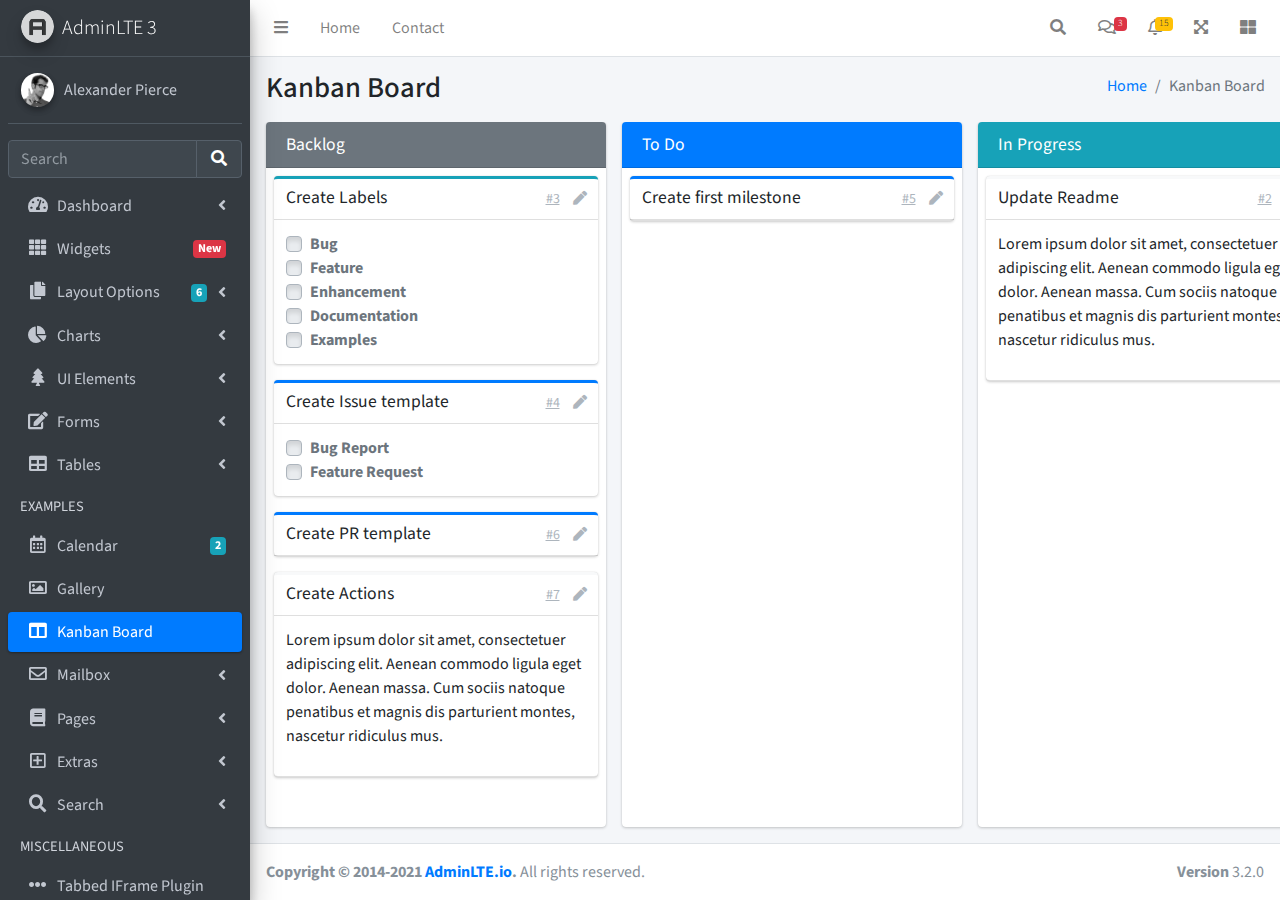
<file: admin/pages/kanban.html>
<!DOCTYPE html>
<html lang="en">
<head>
  <meta charset="utf-8">
  <meta name="viewport" content="width=device-width, initial-scale=1">
  <title>AdminLTE 3 | Kanban Board</title>

  <!-- Google Font: Source Sans Pro -->
  <link rel="stylesheet" href="https://fonts.googleapis.com/css?family=Source+Sans+Pro:300,400,400i,700&display=fallback">
  <!-- Font Awesome -->
  <link rel="stylesheet" href="../plugins/fontawesome-free/css/all.min.css">
  <!-- Ekko Lightbox -->
  <link rel="stylesheet" href="../plugins/ekko-lightbox/ekko-lightbox.css">
  <!-- Theme style -->
  <link rel="stylesheet" href="../dist/css/adminlte.min.css">
  <!-- overlayScrollbars -->
  <link rel="stylesheet" href="../plugins/overlayScrollbars/css/OverlayScrollbars.min.css">
</head>
<body class="hold-transition sidebar-mini layout-fixed">
<div class="wrapper">
  <!-- Navbar -->
  <nav class="main-header navbar navbar-expand navbar-white navbar-light">
    <!-- Left navbar links -->
    <ul class="navbar-nav">
      <li class="nav-item">
        <a class="nav-link" data-widget="pushmenu" href="#" role="button"><i class="fas fa-bars"></i></a>
      </li>
      <li class="nav-item d-none d-sm-inline-block">
        <a href="../index3.html" class="nav-link">Home</a>
      </li>
      <li class="nav-item d-none d-sm-inline-block">
        <a href="#" class="nav-link">Contact</a>
      </li>
    </ul>

    <!-- Right navbar links -->
    <ul class="navbar-nav ml-auto">
      <!-- Navbar Search -->
      <li class="nav-item">
        <a class="nav-link" data-widget="navbar-search" href="#" role="button">
          <i class="fas fa-search"></i>
        </a>
        <div class="navbar-search-block">
          <form class="form-inline">
            <div class="input-group input-group-sm">
              <input class="form-control form-control-navbar" type="search" placeholder="Search" aria-label="Search">
              <div class="input-group-append">
                <button class="btn btn-navbar" type="submit">
                  <i class="fas fa-search"></i>
                </button>
                <button class="btn btn-navbar" type="button" data-widget="navbar-search">
                  <i class="fas fa-times"></i>
                </button>
              </div>
            </div>
          </form>
        </div>
      </li>

      <!-- Messages Dropdown Menu -->
      <li class="nav-item dropdown">
        <a class="nav-link" data-toggle="dropdown" href="#">
          <i class="far fa-comments"></i>
          <span class="badge badge-danger navbar-badge">3</span>
        </a>
        <div class="dropdown-menu dropdown-menu-lg dropdown-menu-right">
          <a href="#" class="dropdown-item">
            <!-- Message Start -->
            <div class="media">
              <img src="../dist/img/user1-128x128.jpg" alt="User Avatar" class="img-size-50 mr-3 img-circle">
              <div class="media-body">
                <h3 class="dropdown-item-title">
                  Brad Diesel
                  <span class="float-right text-sm text-danger"><i class="fas fa-star"></i></span>
                </h3>
                <p class="text-sm">Call me whenever you can...</p>
                <p class="text-sm text-muted"><i class="far fa-clock mr-1"></i> 4 Hours Ago</p>
              </div>
            </div>
            <!-- Message End -->
          </a>
          <div class="dropdown-divider"></div>
          <a href="#" class="dropdown-item">
            <!-- Message Start -->
            <div class="media">
              <img src="../dist/img/user8-128x128.jpg" alt="User Avatar" class="img-size-50 img-circle mr-3">
              <div class="media-body">
                <h3 class="dropdown-item-title">
                  John Pierce
                  <span class="float-right text-sm text-muted"><i class="fas fa-star"></i></span>
                </h3>
                <p class="text-sm">I got your message bro</p>
                <p class="text-sm text-muted"><i class="far fa-clock mr-1"></i> 4 Hours Ago</p>
              </div>
            </div>
            <!-- Message End -->
          </a>
          <div class="dropdown-divider"></div>
          <a href="#" class="dropdown-item">
            <!-- Message Start -->
            <div class="media">
              <img src="../dist/img/user3-128x128.jpg" alt="User Avatar" class="img-size-50 img-circle mr-3">
              <div class="media-body">
                <h3 class="dropdown-item-title">
                  Nora Silvester
                  <span class="float-right text-sm text-warning"><i class="fas fa-star"></i></span>
                </h3>
                <p class="text-sm">The subject goes here</p>
                <p class="text-sm text-muted"><i class="far fa-clock mr-1"></i> 4 Hours Ago</p>
              </div>
            </div>
            <!-- Message End -->
          </a>
          <div class="dropdown-divider"></div>
          <a href="#" class="dropdown-item dropdown-footer">See All Messages</a>
        </div>
      </li>
      <!-- Notifications Dropdown Menu -->
      <li class="nav-item dropdown">
        <a class="nav-link" data-toggle="dropdown" href="#">
          <i class="far fa-bell"></i>
          <span class="badge badge-warning navbar-badge">15</span>
        </a>
        <div class="dropdown-menu dropdown-menu-lg dropdown-menu-right">
          <span class="dropdown-item dropdown-header">15 Notifications</span>
          <div class="dropdown-divider"></div>
          <a href="#" class="dropdown-item">
            <i class="fas fa-envelope mr-2"></i> 4 new messages
            <span class="float-right text-muted text-sm">3 mins</span>
          </a>
          <div class="dropdown-divider"></div>
          <a href="#" class="dropdown-item">
            <i class="fas fa-users mr-2"></i> 8 friend requests
            <span class="float-right text-muted text-sm">12 hours</span>
          </a>
          <div class="dropdown-divider"></div>
          <a href="#" class="dropdown-item">
            <i class="fas fa-file mr-2"></i> 3 new reports
            <span class="float-right text-muted text-sm">2 days</span>
          </a>
          <div class="dropdown-divider"></div>
          <a href="#" class="dropdown-item dropdown-footer">See All Notifications</a>
        </div>
      </li>
      <li class="nav-item">
        <a class="nav-link" data-widget="fullscreen" href="#" role="button">
          <i class="fas fa-expand-arrows-alt"></i>
        </a>
      </li>
      <li class="nav-item">
        <a class="nav-link" data-widget="control-sidebar" data-slide="true" href="#" role="button">
          <i class="fas fa-th-large"></i>
        </a>
      </li>
    </ul>
  </nav>
  <!-- /.navbar -->

  <!-- Main Sidebar Container -->
  <aside class="main-sidebar sidebar-dark-primary elevation-4">
    <!-- Brand Logo -->
    <a href="../index3.html" class="brand-link">
      <img src="../dist/img/AdminLTELogo.png" alt="AdminLTE Logo" class="brand-image img-circle elevation-3" style="opacity: .8">
      <span class="brand-text font-weight-light">AdminLTE 3</span>
    </a>

    <!-- Sidebar -->
    <div class="sidebar">
      <!-- Sidebar user panel (optional) -->
      <div class="user-panel mt-3 pb-3 mb-3 d-flex">
        <div class="image">
          <img src="../dist/img/user2-160x160.jpg" class="img-circle elevation-2" alt="User Image">
        </div>
        <div class="info">
          <a href="#" class="d-block">Alexander Pierce</a>
        </div>
      </div>

      <!-- SidebarSearch Form -->
      <div class="form-inline">
        <div class="input-group" data-widget="sidebar-search">
          <input class="form-control form-control-sidebar" type="search" placeholder="Search" aria-label="Search">
          <div class="input-group-append">
            <button class="btn btn-sidebar">
              <i class="fas fa-search fa-fw"></i>
            </button>
          </div>
        </div>
      </div>

      <!-- Sidebar Menu -->
      <nav class="mt-2">
        <ul class="nav nav-pills nav-sidebar flex-column" data-widget="treeview" role="menu" data-accordion="false">
          <!-- Add icons to the links using the .nav-icon class
               with font-awesome or any other icon font library -->
          <li class="nav-item">
            <a href="#" class="nav-link">
              <i class="nav-icon fas fa-tachometer-alt"></i>
              <p>
                Dashboard
                <i class="right fas fa-angle-left"></i>
              </p>
            </a>
            <ul class="nav nav-treeview">
              <li class="nav-item">
                <a href="../index.html" class="nav-link">
                  <i class="far fa-circle nav-icon"></i>
                  <p>Dashboard v1</p>
                </a>
              </li>
              <li class="nav-item">
                <a href="../index2.html" class="nav-link">
                  <i class="far fa-circle nav-icon"></i>
                  <p>Dashboard v2</p>
                </a>
              </li>
              <li class="nav-item">
                <a href="../index3.html" class="nav-link">
                  <i class="far fa-circle nav-icon"></i>
                  <p>Dashboard v3</p>
                </a>
              </li>
            </ul>
          </li>
          <li class="nav-item">
            <a href="widgets.html" class="nav-link">
              <i class="nav-icon fas fa-th"></i>
              <p>
                Widgets
                <span class="right badge badge-danger">New</span>
              </p>
            </a>
          </li>
          <li class="nav-item">
            <a href="#" class="nav-link">
              <i class="nav-icon fas fa-copy"></i>
              <p>
                Layout Options
                <i class="fas fa-angle-left right"></i>
                <span class="badge badge-info right">6</span>
              </p>
            </a>
            <ul class="nav nav-treeview">
              <li class="nav-item">
                <a href="layout/top-nav.html" class="nav-link">
                  <i class="far fa-circle nav-icon"></i>
                  <p>Top Navigation</p>
                </a>
              </li>
              <li class="nav-item">
                <a href="layout/top-nav-sidebar.html" class="nav-link">
                  <i class="far fa-circle nav-icon"></i>
                  <p>Top Navigation + Sidebar</p>
                </a>
              </li>
              <li class="nav-item">
                <a href="layout/boxed.html" class="nav-link">
                  <i class="far fa-circle nav-icon"></i>
                  <p>Boxed</p>
                </a>
              </li>
              <li class="nav-item">
                <a href="layout/fixed-sidebar.html" class="nav-link">
                  <i class="far fa-circle nav-icon"></i>
                  <p>Fixed Sidebar</p>
                </a>
              </li>
              <li class="nav-item">
                <a href="layout/fixed-sidebar-custom.html" class="nav-link">
                  <i class="far fa-circle nav-icon"></i>
                  <p>Fixed Sidebar <small>+ Custom Area</small></p>
                </a>
              </li>
              <li class="nav-item">
                <a href="layout/fixed-topnav.html" class="nav-link">
                  <i class="far fa-circle nav-icon"></i>
                  <p>Fixed Navbar</p>
                </a>
              </li>
              <li class="nav-item">
                <a href="layout/fixed-footer.html" class="nav-link">
                  <i class="far fa-circle nav-icon"></i>
                  <p>Fixed Footer</p>
                </a>
              </li>
              <li class="nav-item">
                <a href="layout/collapsed-sidebar.html" class="nav-link">
                  <i class="far fa-circle nav-icon"></i>
                  <p>Collapsed Sidebar</p>
                </a>
              </li>
            </ul>
          </li>
          <li class="nav-item">
            <a href="#" class="nav-link">
              <i class="nav-icon fas fa-chart-pie"></i>
              <p>
                Charts
                <i class="right fas fa-angle-left"></i>
              </p>
            </a>
            <ul class="nav nav-treeview">
              <li class="nav-item">
                <a href="charts/chartjs.html" class="nav-link">
                  <i class="far fa-circle nav-icon"></i>
                  <p>ChartJS</p>
                </a>
              </li>
              <li class="nav-item">
                <a href="charts/flot.html" class="nav-link">
                  <i class="far fa-circle nav-icon"></i>
                  <p>Flot</p>
                </a>
              </li>
              <li class="nav-item">
                <a href="charts/inline.html" class="nav-link">
                  <i class="far fa-circle nav-icon"></i>
                  <p>Inline</p>
                </a>
              </li>
              <li class="nav-item">
                <a href="charts/uplot.html" class="nav-link">
                  <i class="far fa-circle nav-icon"></i>
                  <p>uPlot</p>
                </a>
              </li>
            </ul>
          </li>
          <li class="nav-item">
            <a href="#" class="nav-link">
              <i class="nav-icon fas fa-tree"></i>
              <p>
                UI Elements
                <i class="fas fa-angle-left right"></i>
              </p>
            </a>
            <ul class="nav nav-treeview">
              <li class="nav-item">
                <a href="UI/general.html" class="nav-link">
                  <i class="far fa-circle nav-icon"></i>
                  <p>General</p>
                </a>
              </li>
              <li class="nav-item">
                <a href="UI/icons.html" class="nav-link">
                  <i class="far fa-circle nav-icon"></i>
                  <p>Icons</p>
                </a>
              </li>
              <li class="nav-item">
                <a href="UI/buttons.html" class="nav-link">
                  <i class="far fa-circle nav-icon"></i>
                  <p>Buttons</p>
                </a>
              </li>
              <li class="nav-item">
                <a href="UI/sliders.html" class="nav-link">
                  <i class="far fa-circle nav-icon"></i>
                  <p>Sliders</p>
                </a>
              </li>
              <li class="nav-item">
                <a href="UI/modals.html" class="nav-link">
                  <i class="far fa-circle nav-icon"></i>
                  <p>Modals & Alerts</p>
                </a>
              </li>
              <li class="nav-item">
                <a href="UI/navbar.html" class="nav-link">
                  <i class="far fa-circle nav-icon"></i>
                  <p>Navbar & Tabs</p>
                </a>
              </li>
              <li class="nav-item">
                <a href="UI/timeline.html" class="nav-link">
                  <i class="far fa-circle nav-icon"></i>
                  <p>Timeline</p>
                </a>
              </li>
              <li class="nav-item">
                <a href="UI/ribbons.html" class="nav-link">
                  <i class="far fa-circle nav-icon"></i>
                  <p>Ribbons</p>
                </a>
              </li>
            </ul>
          </li>
          <li class="nav-item">
            <a href="#" class="nav-link">
              <i class="nav-icon fas fa-edit"></i>
              <p>
                Forms
                <i class="fas fa-angle-left right"></i>
              </p>
            </a>
            <ul class="nav nav-treeview">
              <li class="nav-item">
                <a href="forms/general.html" class="nav-link">
                  <i class="far fa-circle nav-icon"></i>
                  <p>General Elements</p>
                </a>
              </li>
              <li class="nav-item">
                <a href="forms/advanced.html" class="nav-link">
                  <i class="far fa-circle nav-icon"></i>
                  <p>Advanced Elements</p>
                </a>
              </li>
              <li class="nav-item">
                <a href="forms/editors.html" class="nav-link">
                  <i class="far fa-circle nav-icon"></i>
                  <p>Editors</p>
                </a>
              </li>
              <li class="nav-item">
                <a href="forms/validation.html" class="nav-link">
                  <i class="far fa-circle nav-icon"></i>
                  <p>Validation</p>
                </a>
              </li>
            </ul>
          </li>
          <li class="nav-item">
            <a href="#" class="nav-link">
              <i class="nav-icon fas fa-table"></i>
              <p>
                Tables
                <i class="fas fa-angle-left right"></i>
              </p>
            </a>
            <ul class="nav nav-treeview">
              <li class="nav-item">
                <a href="tables/simple.html" class="nav-link">
                  <i class="far fa-circle nav-icon"></i>
                  <p>Simple Tables</p>
                </a>
              </li>
              <li class="nav-item">
                <a href="tables/data.html" class="nav-link">
                  <i class="far fa-circle nav-icon"></i>
                  <p>DataTables</p>
                </a>
              </li>
              <li class="nav-item">
                <a href="tables/jsgrid.html" class="nav-link">
                  <i class="far fa-circle nav-icon"></i>
                  <p>jsGrid</p>
                </a>
              </li>
            </ul>
          </li>
          <li class="nav-header">EXAMPLES</li>
          <li class="nav-item">
            <a href="calendar.html" class="nav-link">
              <i class="nav-icon far fa-calendar-alt"></i>
              <p>
                Calendar
                <span class="badge badge-info right">2</span>
              </p>
            </a>
          </li>
          <li class="nav-item">
            <a href="gallery.html" class="nav-link">
              <i class="nav-icon far fa-image"></i>
              <p>
                Gallery
              </p>
            </a>
          </li>
          <li class="nav-item">
            <a href="kanban.html" class="nav-link active">
              <i class="nav-icon fas fa-columns"></i>
              <p>
                Kanban Board
              </p>
            </a>
          </li>
          <li class="nav-item">
            <a href="#" class="nav-link">
              <i class="nav-icon far fa-envelope"></i>
              <p>
                Mailbox
                <i class="fas fa-angle-left right"></i>
              </p>
            </a>
            <ul class="nav nav-treeview">
              <li class="nav-item">
                <a href="mailbox/mailbox.html" class="nav-link">
                  <i class="far fa-circle nav-icon"></i>
                  <p>Inbox</p>
                </a>
              </li>
              <li class="nav-item">
                <a href="mailbox/compose.html" class="nav-link">
                  <i class="far fa-circle nav-icon"></i>
                  <p>Compose</p>
                </a>
              </li>
              <li class="nav-item">
                <a href="mailbox/read-mail.html" class="nav-link">
                  <i class="far fa-circle nav-icon"></i>
                  <p>Read</p>
                </a>
              </li>
            </ul>
          </li>
          <li class="nav-item">
            <a href="#" class="nav-link">
              <i class="nav-icon fas fa-book"></i>
              <p>
                Pages
                <i class="fas fa-angle-left right"></i>
              </p>
            </a>
            <ul class="nav nav-treeview">
              <li class="nav-item">
                <a href="examples/invoice.html" class="nav-link">
                  <i class="far fa-circle nav-icon"></i>
                  <p>Invoice</p>
                </a>
              </li>
              <li class="nav-item">
                <a href="examples/profile.html" class="nav-link">
                  <i class="far fa-circle nav-icon"></i>
                  <p>Profile</p>
                </a>
              </li>
              <li class="nav-item">
                <a href="examples/e-commerce.html" class="nav-link">
                  <i class="far fa-circle nav-icon"></i>
                  <p>E-commerce</p>
                </a>
              </li>
              <li class="nav-item">
                <a href="examples/projects.html" class="nav-link">
                  <i class="far fa-circle nav-icon"></i>
                  <p>Projects</p>
                </a>
              </li>
              <li class="nav-item">
                <a href="examples/project-add.html" class="nav-link">
                  <i class="far fa-circle nav-icon"></i>
                  <p>Project Add</p>
                </a>
              </li>
              <li class="nav-item">
                <a href="examples/project-edit.html" class="nav-link">
                  <i class="far fa-circle nav-icon"></i>
                  <p>Project Edit</p>
                </a>
              </li>
              <li class="nav-item">
                <a href="examples/project-detail.html" class="nav-link">
                  <i class="far fa-circle nav-icon"></i>
                  <p>Project Detail</p>
                </a>
              </li>
              <li class="nav-item">
                <a href="examples/contacts.html" class="nav-link">
                  <i class="far fa-circle nav-icon"></i>
                  <p>Contacts</p>
                </a>
              </li>
              <li class="nav-item">
                <a href="examples/faq.html" class="nav-link">
                  <i class="far fa-circle nav-icon"></i>
                  <p>FAQ</p>
                </a>
              </li>
              <li class="nav-item">
                <a href="examples/contact-us.html" class="nav-link">
                  <i class="far fa-circle nav-icon"></i>
                  <p>Contact us</p>
                </a>
              </li>
            </ul>
          </li>
          <li class="nav-item">
            <a href="#" class="nav-link">
              <i class="nav-icon far fa-plus-square"></i>
              <p>
                Extras
                <i class="fas fa-angle-left right"></i>
              </p>
            </a>
            <ul class="nav nav-treeview">
              <li class="nav-item">
                <a href="#" class="nav-link">
                  <i class="far fa-circle nav-icon"></i>
                  <p>
                    Login & Register v1
                    <i class="fas fa-angle-left right"></i>
                  </p>
                </a>
                <ul class="nav nav-treeview">
                  <li class="nav-item">
                    <a href="examples/login.html" class="nav-link">
                      <i class="far fa-circle nav-icon"></i>
                      <p>Login v1</p>
                    </a>
                  </li>
                  <li class="nav-item">
                    <a href="examples/register.html" class="nav-link">
                      <i class="far fa-circle nav-icon"></i>
                      <p>Register v1</p>
                    </a>
                  </li>
                  <li class="nav-item">
                    <a href="examples/forgot-password.html" class="nav-link">
                      <i class="far fa-circle nav-icon"></i>
                      <p>Forgot Password v1</p>
                    </a>
                  </li>
                  <li class="nav-item">
                    <a href="examples/recover-password.html" class="nav-link">
                      <i class="far fa-circle nav-icon"></i>
                      <p>Recover Password v1</p>
                    </a>
                  </li>
                </ul>
              </li>
              <li class="nav-item">
                <a href="#" class="nav-link">
                  <i class="far fa-circle nav-icon"></i>
                  <p>
                    Login & Register v2
                    <i class="fas fa-angle-left right"></i>
                  </p>
                </a>
                <ul class="nav nav-treeview">
                  <li class="nav-item">
                    <a href="examples/login-v2.html" class="nav-link">
                      <i class="far fa-circle nav-icon"></i>
                      <p>Login v2</p>
                    </a>
                  </li>
                  <li class="nav-item">
                    <a href="examples/register-v2.html" class="nav-link">
                      <i class="far fa-circle nav-icon"></i>
                      <p>Register v2</p>
                    </a>
                  </li>
                  <li class="nav-item">
                    <a href="examples/forgot-password-v2.html" class="nav-link">
                      <i class="far fa-circle nav-icon"></i>
                      <p>Forgot Password v2</p>
                    </a>
                  </li>
                  <li class="nav-item">
                    <a href="examples/recover-password-v2.html" class="nav-link">
                      <i class="far fa-circle nav-icon"></i>
                      <p>Recover Password v2</p>
                    </a>
                  </li>
                </ul>
              </li>
              <li class="nav-item">
                <a href="examples/lockscreen.html" class="nav-link">
                  <i class="far fa-circle nav-icon"></i>
                  <p>Lockscreen</p>
                </a>
              </li>
              <li class="nav-item">
                <a href="examples/legacy-user-menu.html" class="nav-link">
                  <i class="far fa-circle nav-icon"></i>
                  <p>Legacy User Menu</p>
                </a>
              </li>
              <li class="nav-item">
                <a href="examples/language-menu.html" class="nav-link">
                  <i class="far fa-circle nav-icon"></i>
                  <p>Language Menu</p>
                </a>
              </li>
              <li class="nav-item">
                <a href="examples/404.html" class="nav-link">
                  <i class="far fa-circle nav-icon"></i>
                  <p>Error 404</p>
                </a>
              </li>
              <li class="nav-item">
                <a href="examples/500.html" class="nav-link">
                  <i class="far fa-circle nav-icon"></i>
                  <p>Error 500</p>
                </a>
              </li>
              <li class="nav-item">
                <a href="examples/pace.html" class="nav-link">
                  <i class="far fa-circle nav-icon"></i>
                  <p>Pace</p>
                </a>
              </li>
              <li class="nav-item">
                <a href="examples/blank.html" class="nav-link">
                  <i class="far fa-circle nav-icon"></i>
                  <p>Blank Page</p>
                </a>
              </li>
              <li class="nav-item">
                <a href="../starter.html" class="nav-link">
                  <i class="far fa-circle nav-icon"></i>
                  <p>Starter Page</p>
                </a>
              </li>
            </ul>
          </li>
          <li class="nav-item">
            <a href="#" class="nav-link">
              <i class="nav-icon fas fa-search"></i>
              <p>
                Search
                <i class="fas fa-angle-left right"></i>
              </p>
            </a>
            <ul class="nav nav-treeview">
              <li class="nav-item">
                <a href="search/simple.html" class="nav-link">
                  <i class="far fa-circle nav-icon"></i>
                  <p>Simple Search</p>
                </a>
              </li>
              <li class="nav-item">
                <a href="search/enhanced.html" class="nav-link">
                  <i class="far fa-circle nav-icon"></i>
                  <p>Enhanced</p>
                </a>
              </li>
            </ul>
          </li>
          <li class="nav-header">MISCELLANEOUS</li>
          <li class="nav-item">
            <a href="../iframe.html" class="nav-link">
              <i class="nav-icon fas fa-ellipsis-h"></i>
              <p>Tabbed IFrame Plugin</p>
            </a>
          </li>
          <li class="nav-item">
            <a href="https://adminlte.io/docs/3.1/" class="nav-link">
              <i class="nav-icon fas fa-file"></i>
              <p>Documentation</p>
            </a>
          </li>
          <li class="nav-header">MULTI LEVEL EXAMPLE</li>
          <li class="nav-item">
            <a href="#" class="nav-link">
              <i class="fas fa-circle nav-icon"></i>
              <p>Level 1</p>
            </a>
          </li>
          <li class="nav-item">
            <a href="#" class="nav-link">
              <i class="nav-icon fas fa-circle"></i>
              <p>
                Level 1
                <i class="right fas fa-angle-left"></i>
              </p>
            </a>
            <ul class="nav nav-treeview">
              <li class="nav-item">
                <a href="#" class="nav-link">
                  <i class="far fa-circle nav-icon"></i>
                  <p>Level 2</p>
                </a>
              </li>
              <li class="nav-item">
                <a href="#" class="nav-link">
                  <i class="far fa-circle nav-icon"></i>
                  <p>
                    Level 2
                    <i class="right fas fa-angle-left"></i>
                  </p>
                </a>
                <ul class="nav nav-treeview">
                  <li class="nav-item">
                    <a href="#" class="nav-link">
                      <i class="far fa-dot-circle nav-icon"></i>
                      <p>Level 3</p>
                    </a>
                  </li>
                  <li class="nav-item">
                    <a href="#" class="nav-link">
                      <i class="far fa-dot-circle nav-icon"></i>
                      <p>Level 3</p>
                    </a>
                  </li>
                  <li class="nav-item">
                    <a href="#" class="nav-link">
                      <i class="far fa-dot-circle nav-icon"></i>
                      <p>Level 3</p>
                    </a>
                  </li>
                </ul>
              </li>
              <li class="nav-item">
                <a href="#" class="nav-link">
                  <i class="far fa-circle nav-icon"></i>
                  <p>Level 2</p>
                </a>
              </li>
            </ul>
          </li>
          <li class="nav-item">
            <a href="#" class="nav-link">
              <i class="fas fa-circle nav-icon"></i>
              <p>Level 1</p>
            </a>
          </li>
          <li class="nav-header">LABELS</li>
          <li class="nav-item">
            <a href="#" class="nav-link">
              <i class="nav-icon far fa-circle text-danger"></i>
              <p class="text">Important</p>
            </a>
          </li>
          <li class="nav-item">
            <a href="#" class="nav-link">
              <i class="nav-icon far fa-circle text-warning"></i>
              <p>Warning</p>
            </a>
          </li>
          <li class="nav-item">
            <a href="#" class="nav-link">
              <i class="nav-icon far fa-circle text-info"></i>
              <p>Informational</p>
            </a>
          </li>
        </ul>
      </nav>
      <!-- /.sidebar-menu -->
    </div>
    <!-- /.sidebar -->
  </aside>

  <!-- Content Wrapper. Contains page content -->
  <div class="content-wrapper kanban">
    <section class="content-header">
      <div class="container-fluid">
        <div class="row">
          <div class="col-sm-6">
            <h1>Kanban Board</h1>
          </div>
          <div class="col-sm-6 d-none d-sm-block">
            <ol class="breadcrumb float-sm-right">
              <li class="breadcrumb-item"><a href="#">Home</a></li>
              <li class="breadcrumb-item active">Kanban Board</li>
            </ol>
          </div>
        </div>
      </div>
    </section>

    <section class="content pb-3">
      <div class="container-fluid h-100">
        <div class="card card-row card-secondary">
          <div class="card-header">
            <h3 class="card-title">
              Backlog
            </h3>
          </div>
          <div class="card-body">
            <div class="card card-info card-outline">
              <div class="card-header">
                <h5 class="card-title">Create Labels</h5>
                <div class="card-tools">
                  <a href="#" class="btn btn-tool btn-link">#3</a>
                  <a href="#" class="btn btn-tool">
                    <i class="fas fa-pen"></i>
                  </a>
                </div>
              </div>
              <div class="card-body">
                <div class="custom-control custom-checkbox">
                  <input class="custom-control-input" type="checkbox" id="customCheckbox1" disabled>
                  <label for="customCheckbox1" class="custom-control-label">Bug</label>
                </div>
                <div class="custom-control custom-checkbox">
                  <input class="custom-control-input" type="checkbox" id="customCheckbox2" disabled>
                  <label for="customCheckbox2" class="custom-control-label">Feature</label>
                </div>
                <div class="custom-control custom-checkbox">
                  <input class="custom-control-input" type="checkbox" id="customCheckbox3" disabled>
                  <label for="customCheckbox3" class="custom-control-label">Enhancement</label>
                </div>
                <div class="custom-control custom-checkbox">
                  <input class="custom-control-input" type="checkbox" id="customCheckbox4" disabled>
                  <label for="customCheckbox4" class="custom-control-label">Documentation</label>
                </div>
                <div class="custom-control custom-checkbox">
                  <input class="custom-control-input" type="checkbox" id="customCheckbox5" disabled>
                  <label for="customCheckbox5" class="custom-control-label">Examples</label>
                </div>
              </div>
            </div>
            <div class="card card-primary card-outline">
              <div class="card-header">
                <h5 class="card-title">Create Issue template</h5>
                <div class="card-tools">
                  <a href="#" class="btn btn-tool btn-link">#4</a>
                  <a href="#" class="btn btn-tool">
                    <i class="fas fa-pen"></i>
                  </a>
                </div>
              </div>
              <div class="card-body">
                <div class="custom-control custom-checkbox">
                  <input class="custom-control-input" type="checkbox" id="customCheckbox1_1" disabled>
                  <label for="customCheckbox1_1" class="custom-control-label">Bug Report</label>
                </div>
                <div class="custom-control custom-checkbox">
                  <input class="custom-control-input" type="checkbox" id="customCheckbox1_2" disabled>
                  <label for="customCheckbox1_2" class="custom-control-label">Feature Request</label>
                </div>
              </div>
            </div>
            <div class="card card-primary card-outline">
              <div class="card-header">
                <h5 class="card-title">Create PR template</h5>
                <div class="card-tools">
                  <a href="#" class="btn btn-tool btn-link">#6</a>
                  <a href="#" class="btn btn-tool">
                    <i class="fas fa-pen"></i>
                  </a>
                </div>
              </div>
            </div>
            <div class="card card-light card-outline">
              <div class="card-header">
                <h5 class="card-title">Create Actions</h5>
                <div class="card-tools">
                  <a href="#" class="btn btn-tool btn-link">#7</a>
                  <a href="#" class="btn btn-tool">
                    <i class="fas fa-pen"></i>
                  </a>
                </div>

              </div>
              <div class="card-body">
                <p>
                  Lorem ipsum dolor sit amet, consectetuer adipiscing elit.
                  Aenean commodo ligula eget dolor. Aenean massa.
                  Cum sociis natoque penatibus et magnis dis parturient montes,
                  nascetur ridiculus mus.
                </p>
              </div>
            </div>
          </div>
        </div>
        <div class="card card-row card-primary">
          <div class="card-header">
            <h3 class="card-title">
              To Do
            </h3>
          </div>
          <div class="card-body">
            <div class="card card-primary card-outline">
              <div class="card-header">
                <h5 class="card-title">Create first milestone</h5>
                <div class="card-tools">
                  <a href="#" class="btn btn-tool btn-link">#5</a>
                  <a href="#" class="btn btn-tool">
                    <i class="fas fa-pen"></i>
                  </a>
                </div>
              </div>
            </div>
          </div>
        </div>
        <div class="card card-row card-default">
          <div class="card-header bg-info">
            <h3 class="card-title">
              In Progress
            </h3>
          </div>
          <div class="card-body">
            <div class="card card-light card-outline">
              <div class="card-header">
                <h5 class="card-title">Update Readme</h5>
                <div class="card-tools">
                  <a href="#" class="btn btn-tool btn-link">#2</a>
                  <a href="#" class="btn btn-tool">
                    <i class="fas fa-pen"></i>
                  </a>
                </div>
              </div>
              <div class="card-body">
                <p>
                  Lorem ipsum dolor sit amet, consectetuer adipiscing elit.
                  Aenean commodo ligula eget dolor. Aenean massa.
                  Cum sociis natoque penatibus et magnis dis parturient montes,
                  nascetur ridiculus mus.
                </p>
              </div>
            </div>
          </div>
        </div>
        <div class="card card-row card-success">
          <div class="card-header">
            <h3 class="card-title">
              Done
            </h3>
          </div>
          <div class="card-body">
            <div class="card card-primary card-outline">
              <div class="card-header">
                <h5 class="card-title">Create repo</h5>
                <div class="card-tools">
                  <a href="#" class="btn btn-tool btn-link">#1</a>
                  <a href="#" class="btn btn-tool">
                    <i class="fas fa-pen"></i>
                  </a>
                </div>
              </div>
            </div>
          </div>
        </div>
      </div>
    </section>
  </div>

  <footer class="main-footer">
    <div class="float-right d-none d-sm-block">
      <b>Version</b> 3.2.0
    </div>
    <strong>Copyright &copy; 2014-2021 <a href="https://adminlte.io">AdminLTE.io</a>.</strong> All rights reserved.
  </footer>

  <!-- Control Sidebar -->
  <aside class="control-sidebar control-sidebar-dark">
    <!-- Control sidebar content goes here -->
  </aside>
  <!-- /.control-sidebar -->
</div>
<!-- ./wrapper -->

<!-- jQuery -->
<script src="../plugins/jquery/jquery.min.js"></script>
<!-- Bootstrap -->
<script src="../plugins/bootstrap/js/bootstrap.bundle.min.js"></script>
<!-- Ekko Lightbox -->
<script src="../plugins/ekko-lightbox/ekko-lightbox.min.js"></script>
<!-- overlayScrollbars -->
<script src="../plugins/overlayScrollbars/js/jquery.overlayScrollbars.min.js"></script>
<!-- AdminLTE App -->
<script src="../dist/js/adminlte.min.js"></script>
<!-- Filterizr-->
<script src="../plugins/filterizr/jquery.filterizr.min.js"></script>
<!-- AdminLTE for demo purposes -->
<script src="../dist/js/demo.js"></script>
<!-- Page specific script -->
<script>
  $(function () {

  })
</script>
</body>
</html>
</file>
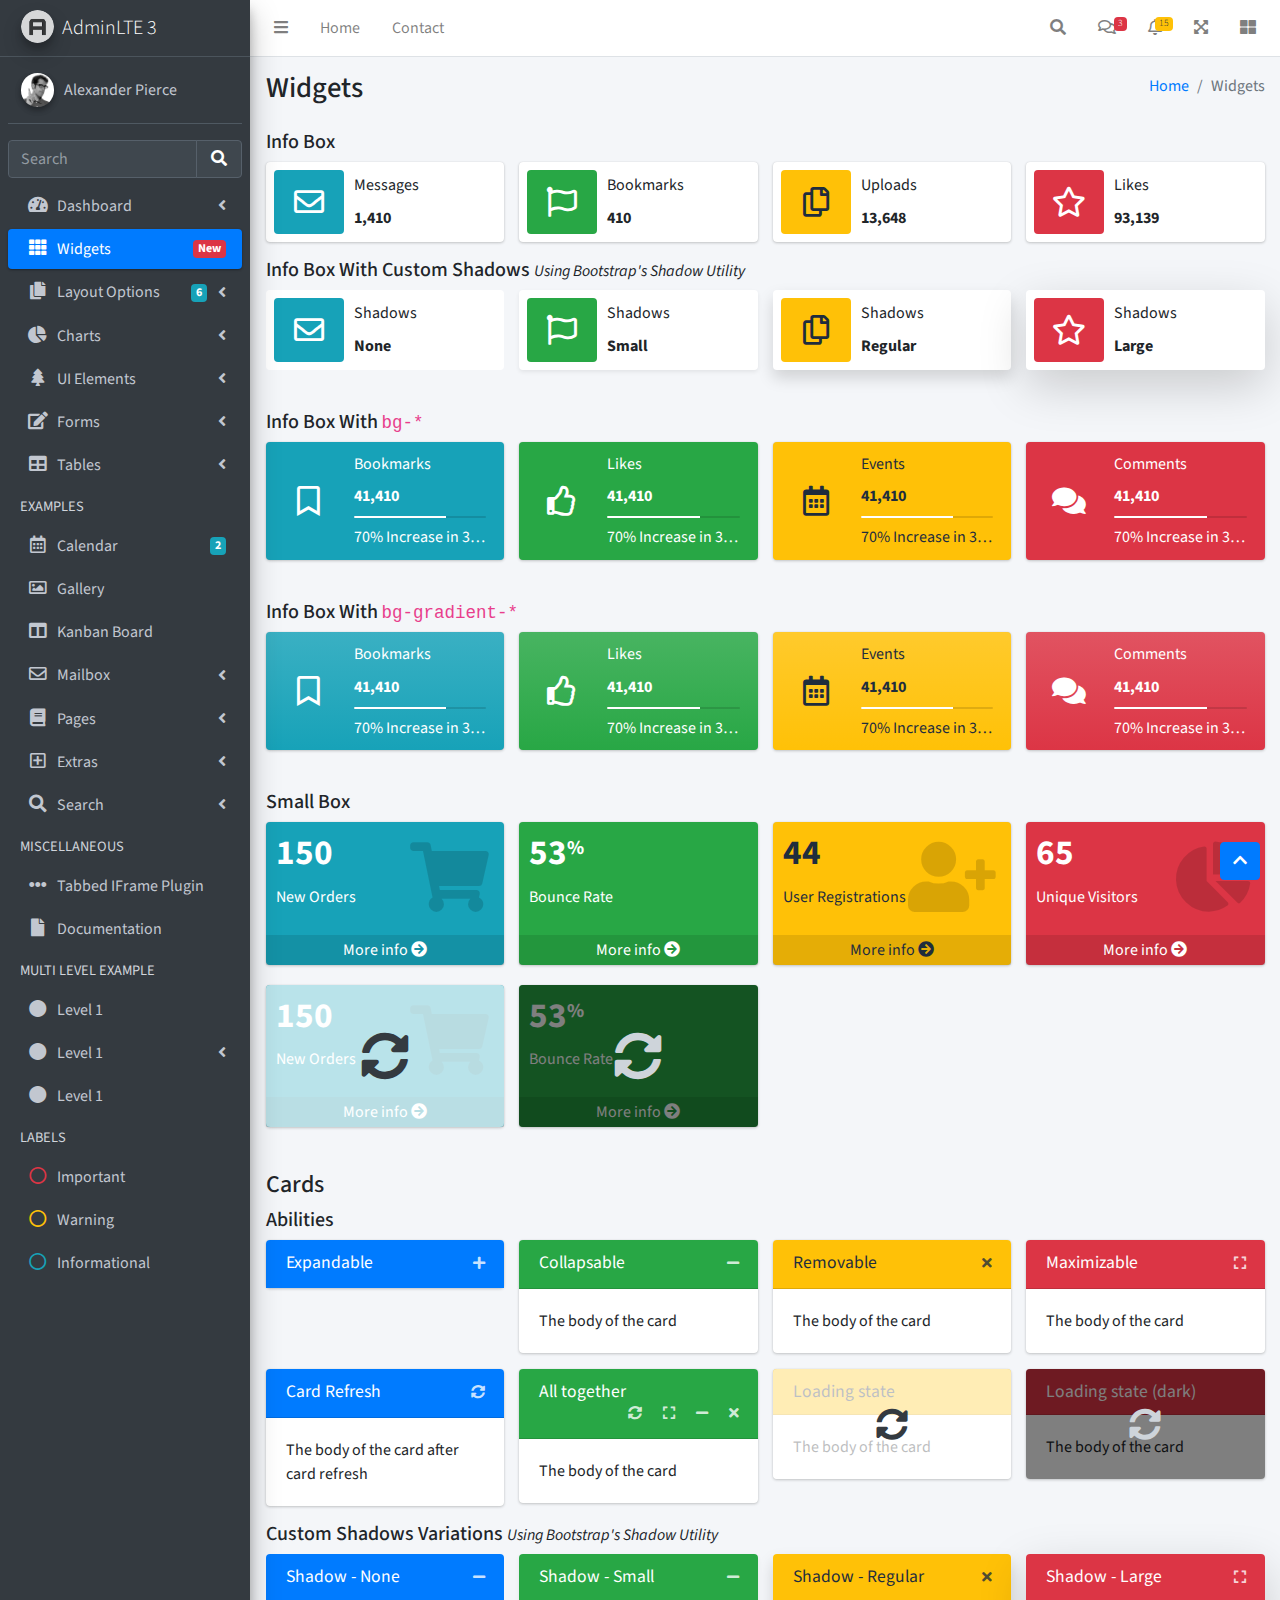
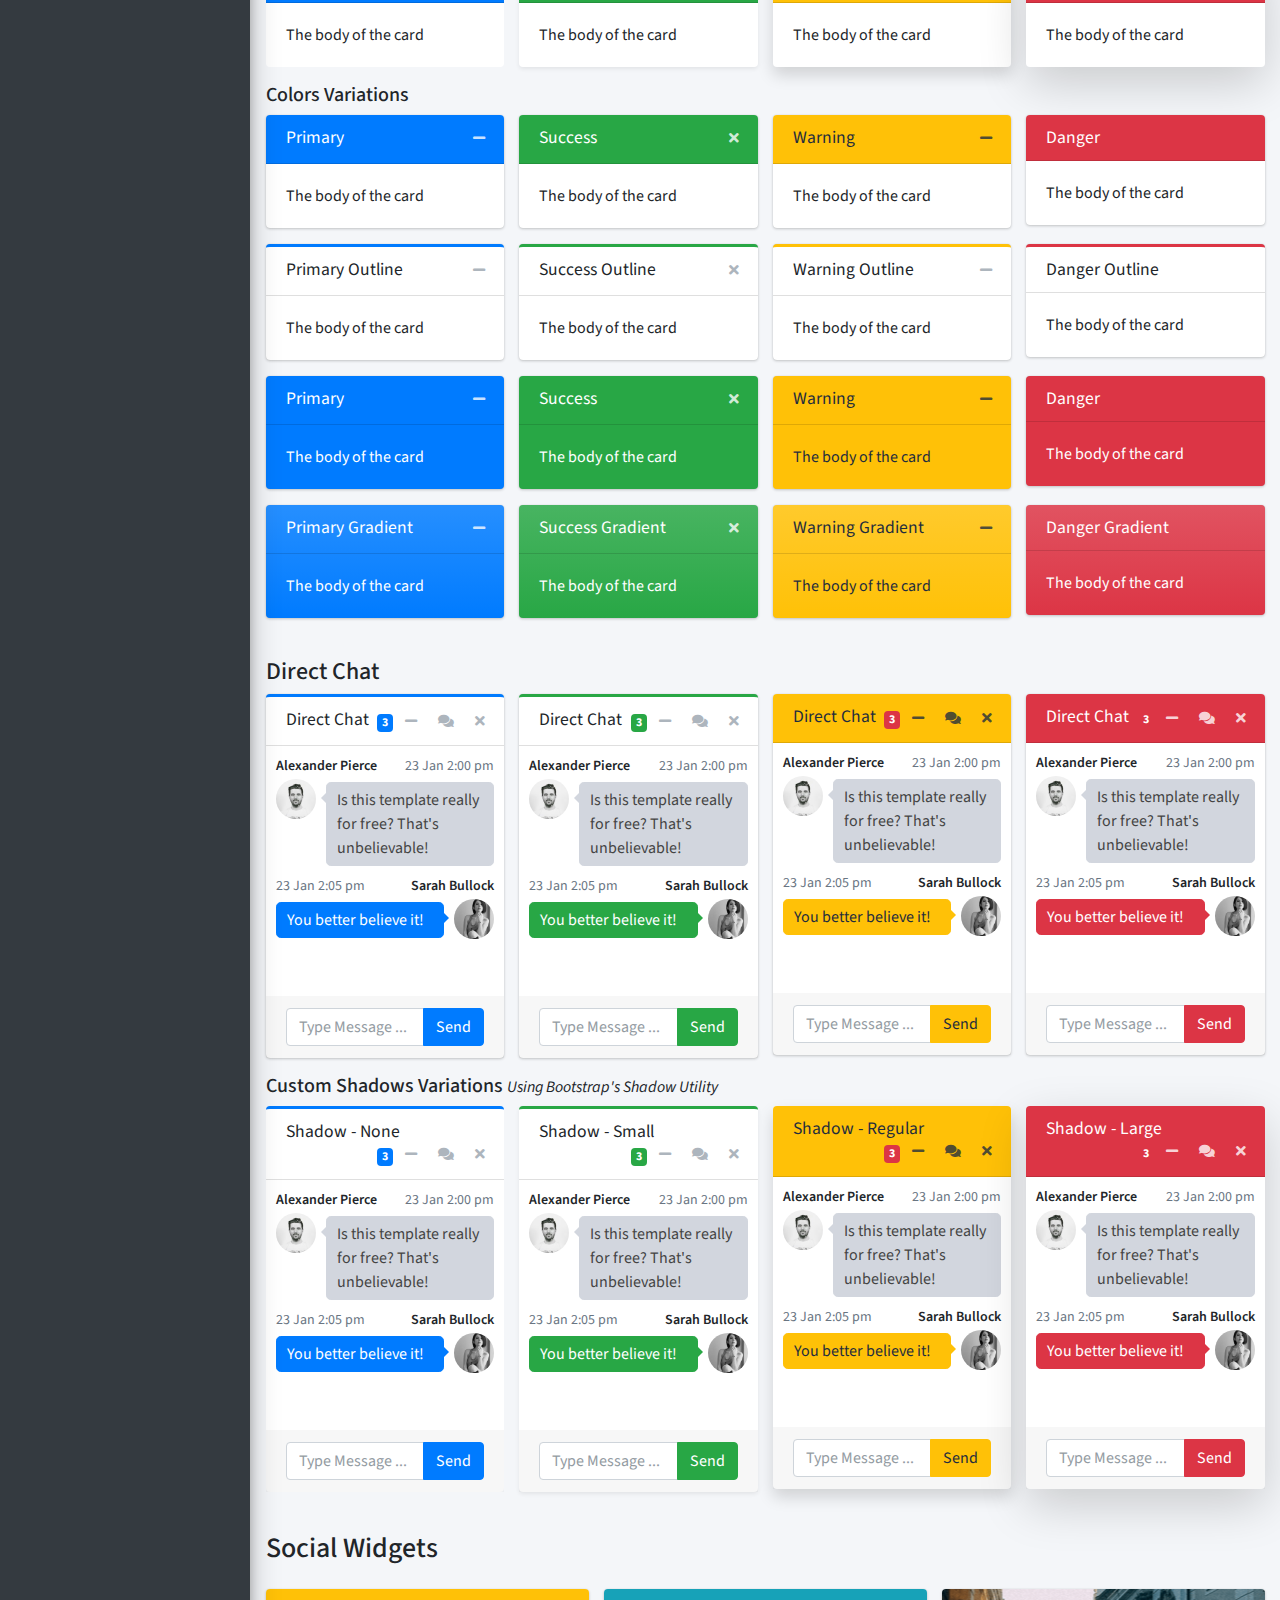
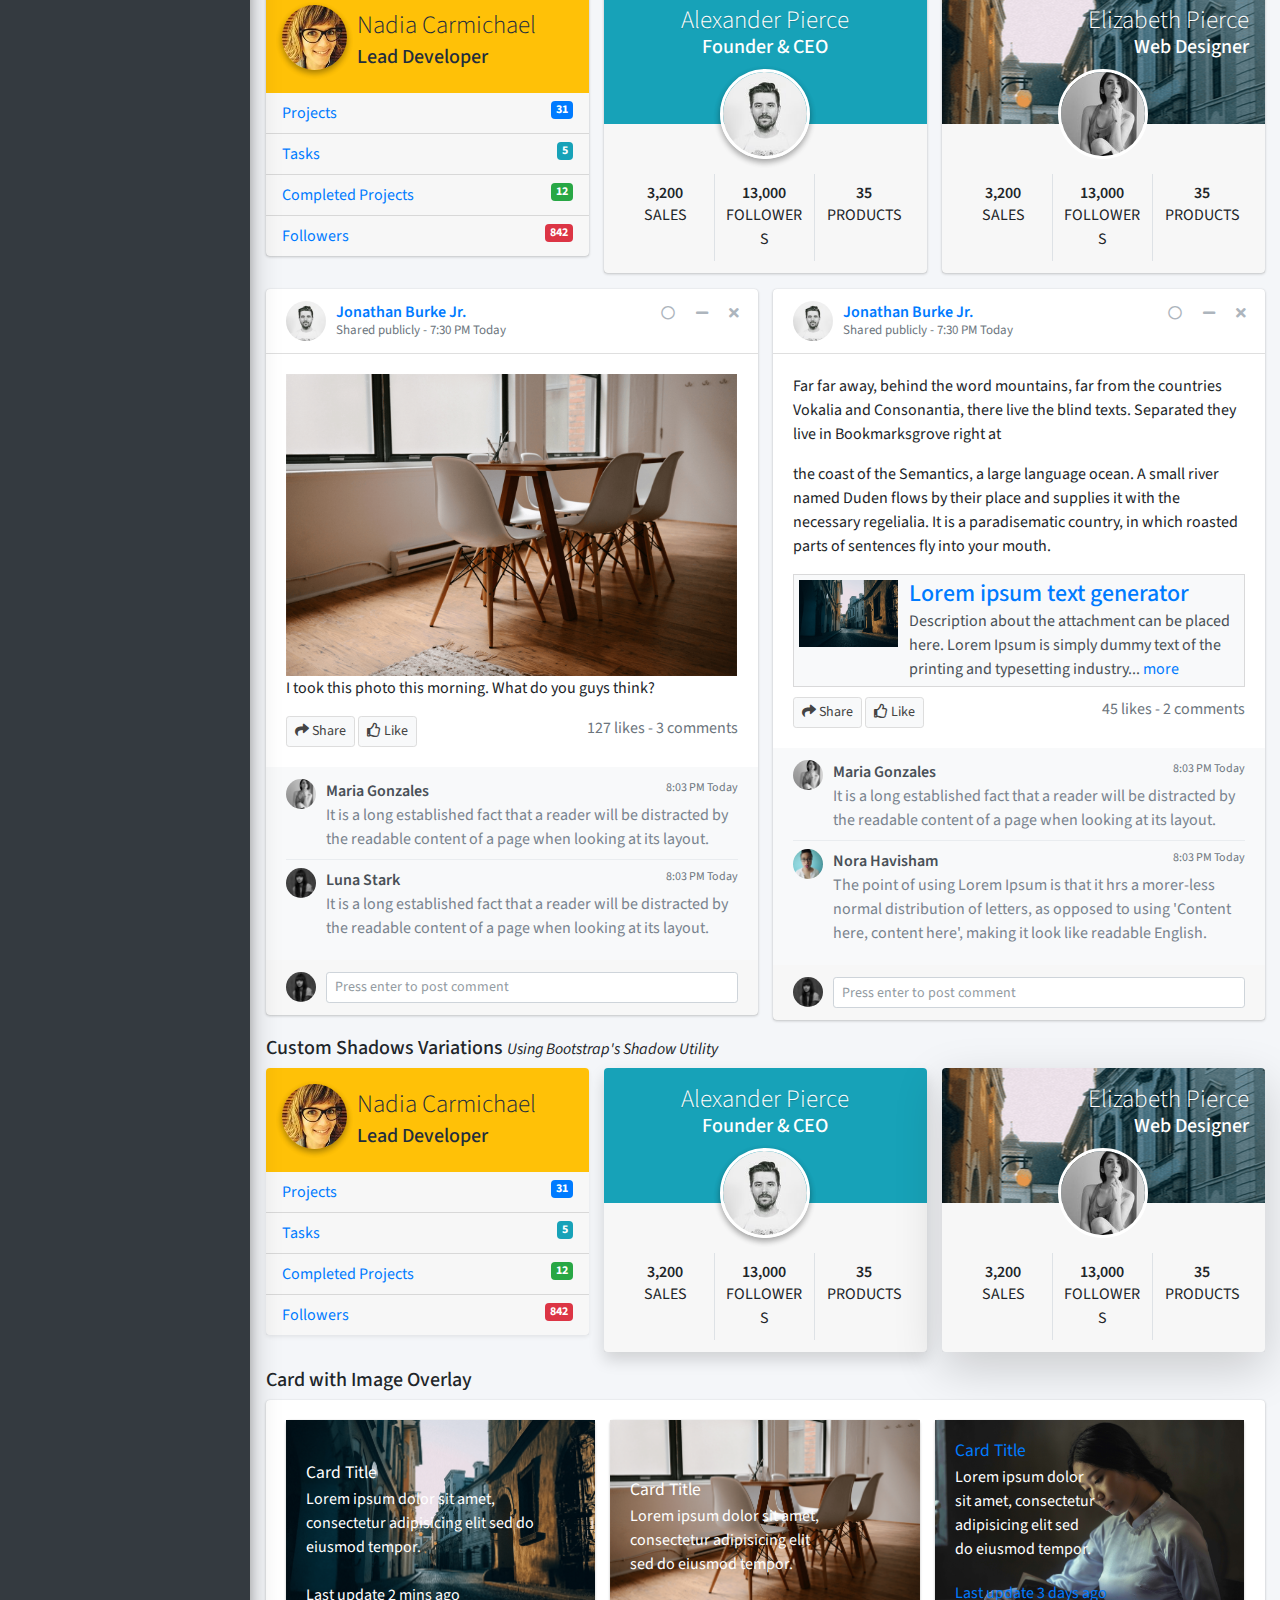
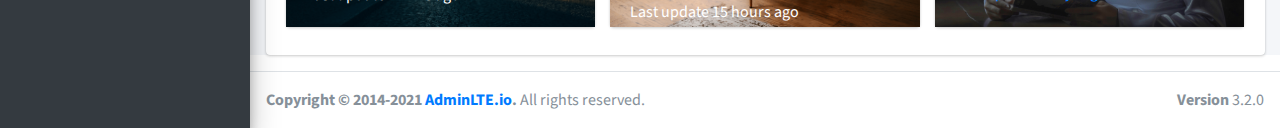
<file: admin/pages/widgets.html>
<!DOCTYPE html>
<html lang="en">
<head>
  <meta charset="utf-8">
  <meta name="viewport" content="width=device-width, initial-scale=1">
  <title>AdminLTE 3 | Widgets</title>

  <!-- Google Font: Source Sans Pro -->
  <link rel="stylesheet" href="https://fonts.googleapis.com/css?family=Source+Sans+Pro:300,400,400i,700&display=fallback">
  <!-- Font Awesome -->
  <link rel="stylesheet" href="../plugins/fontawesome-free/css/all.min.css">
  <!-- Ionicons -->
  <link rel="stylesheet" href="https://code.ionicframework.com/ionicons/2.0.1/css/ionicons.min.css">
  <!-- Theme style -->
  <link rel="stylesheet" href="../dist/css/adminlte.min.css">
</head>
<body class="hold-transition sidebar-mini">
<div class="wrapper">
  <!-- Navbar -->
  <nav class="main-header navbar navbar-expand navbar-white navbar-light">
    <!-- Left navbar links -->
    <ul class="navbar-nav">
      <li class="nav-item">
        <a class="nav-link" data-widget="pushmenu" href="#" role="button"><i class="fas fa-bars"></i></a>
      </li>
      <li class="nav-item d-none d-sm-inline-block">
        <a href="../index3.html" class="nav-link">Home</a>
      </li>
      <li class="nav-item d-none d-sm-inline-block">
        <a href="#" class="nav-link">Contact</a>
      </li>
    </ul>

    <!-- Right navbar links -->
    <ul class="navbar-nav ml-auto">
      <!-- Navbar Search -->
      <li class="nav-item">
        <a class="nav-link" data-widget="navbar-search" href="#" role="button">
          <i class="fas fa-search"></i>
        </a>
        <div class="navbar-search-block">
          <form class="form-inline">
            <div class="input-group input-group-sm">
              <input class="form-control form-control-navbar" type="search" placeholder="Search" aria-label="Search">
              <div class="input-group-append">
                <button class="btn btn-navbar" type="submit">
                  <i class="fas fa-search"></i>
                </button>
                <button class="btn btn-navbar" type="button" data-widget="navbar-search">
                  <i class="fas fa-times"></i>
                </button>
              </div>
            </div>
          </form>
        </div>
      </li>

      <!-- Messages Dropdown Menu -->
      <li class="nav-item dropdown">
        <a class="nav-link" data-toggle="dropdown" href="#">
          <i class="far fa-comments"></i>
          <span class="badge badge-danger navbar-badge">3</span>
        </a>
        <div class="dropdown-menu dropdown-menu-lg dropdown-menu-right">
          <a href="#" class="dropdown-item">
            <!-- Message Start -->
            <div class="media">
              <img src="../dist/img/user1-128x128.jpg" alt="User Avatar" class="img-size-50 mr-3 img-circle">
              <div class="media-body">
                <h3 class="dropdown-item-title">
                  Brad Diesel
                  <span class="float-right text-sm text-danger"><i class="fas fa-star"></i></span>
                </h3>
                <p class="text-sm">Call me whenever you can...</p>
                <p class="text-sm text-muted"><i class="far fa-clock mr-1"></i> 4 Hours Ago</p>
              </div>
            </div>
            <!-- Message End -->
          </a>
          <div class="dropdown-divider"></div>
          <a href="#" class="dropdown-item">
            <!-- Message Start -->
            <div class="media">
              <img src="../dist/img/user8-128x128.jpg" alt="User Avatar" class="img-size-50 img-circle mr-3">
              <div class="media-body">
                <h3 class="dropdown-item-title">
                  John Pierce
                  <span class="float-right text-sm text-muted"><i class="fas fa-star"></i></span>
                </h3>
                <p class="text-sm">I got your message bro</p>
                <p class="text-sm text-muted"><i class="far fa-clock mr-1"></i> 4 Hours Ago</p>
              </div>
            </div>
            <!-- Message End -->
          </a>
          <div class="dropdown-divider"></div>
          <a href="#" class="dropdown-item">
            <!-- Message Start -->
            <div class="media">
              <img src="../dist/img/user3-128x128.jpg" alt="User Avatar" class="img-size-50 img-circle mr-3">
              <div class="media-body">
                <h3 class="dropdown-item-title">
                  Nora Silvester
                  <span class="float-right text-sm text-warning"><i class="fas fa-star"></i></span>
                </h3>
                <p class="text-sm">The subject goes here</p>
                <p class="text-sm text-muted"><i class="far fa-clock mr-1"></i> 4 Hours Ago</p>
              </div>
            </div>
            <!-- Message End -->
          </a>
          <div class="dropdown-divider"></div>
          <a href="#" class="dropdown-item dropdown-footer">See All Messages</a>
        </div>
      </li>
      <!-- Notifications Dropdown Menu -->
      <li class="nav-item dropdown">
        <a class="nav-link" data-toggle="dropdown" href="#">
          <i class="far fa-bell"></i>
          <span class="badge badge-warning navbar-badge">15</span>
        </a>
        <div class="dropdown-menu dropdown-menu-lg dropdown-menu-right">
          <span class="dropdown-item dropdown-header">15 Notifications</span>
          <div class="dropdown-divider"></div>
          <a href="#" class="dropdown-item">
            <i class="fas fa-envelope mr-2"></i> 4 new messages
            <span class="float-right text-muted text-sm">3 mins</span>
          </a>
          <div class="dropdown-divider"></div>
          <a href="#" class="dropdown-item">
            <i class="fas fa-users mr-2"></i> 8 friend requests
            <span class="float-right text-muted text-sm">12 hours</span>
          </a>
          <div class="dropdown-divider"></div>
          <a href="#" class="dropdown-item">
            <i class="fas fa-file mr-2"></i> 3 new reports
            <span class="float-right text-muted text-sm">2 days</span>
          </a>
          <div class="dropdown-divider"></div>
          <a href="#" class="dropdown-item dropdown-footer">See All Notifications</a>
        </div>
      </li>
      <li class="nav-item">
        <a class="nav-link" data-widget="fullscreen" href="#" role="button">
          <i class="fas fa-expand-arrows-alt"></i>
        </a>
      </li>
      <li class="nav-item">
        <a class="nav-link" data-widget="control-sidebar" data-slide="true" href="#" role="button">
          <i class="fas fa-th-large"></i>
        </a>
      </li>
    </ul>
  </nav>
  <!-- /.navbar -->

  <!-- Main Sidebar Container -->
  <aside class="main-sidebar sidebar-dark-primary elevation-4">
    <!-- Brand Logo -->
    <a href="../index3.html" class="brand-link">
      <img src="../dist/img/AdminLTELogo.png" alt="AdminLTE Logo" class="brand-image img-circle elevation-3" style="opacity: .8">
      <span class="brand-text font-weight-light">AdminLTE 3</span>
    </a>

    <!-- Sidebar -->
    <div class="sidebar">
      <!-- Sidebar user panel (optional) -->
      <div class="user-panel mt-3 pb-3 mb-3 d-flex">
        <div class="image">
          <img src="../dist/img/user2-160x160.jpg" class="img-circle elevation-2" alt="User Image">
        </div>
        <div class="info">
          <a href="#" class="d-block">Alexander Pierce</a>
        </div>
      </div>

      <!-- SidebarSearch Form -->
      <div class="form-inline">
        <div class="input-group" data-widget="sidebar-search">
          <input class="form-control form-control-sidebar" type="search" placeholder="Search" aria-label="Search">
          <div class="input-group-append">
            <button class="btn btn-sidebar">
              <i class="fas fa-search fa-fw"></i>
            </button>
          </div>
        </div>
      </div>

      <!-- Sidebar Menu -->
      <nav class="mt-2">
        <ul class="nav nav-pills nav-sidebar flex-column" data-widget="treeview" role="menu" data-accordion="false">
          <!-- Add icons to the links using the .nav-icon class
               with font-awesome or any other icon font library -->
          <li class="nav-item">
            <a href="#" class="nav-link">
              <i class="nav-icon fas fa-tachometer-alt"></i>
              <p>
                Dashboard
                <i class="right fas fa-angle-left"></i>
              </p>
            </a>
            <ul class="nav nav-treeview">
              <li class="nav-item">
                <a href="../index.html" class="nav-link">
                  <i class="far fa-circle nav-icon"></i>
                  <p>Dashboard v1</p>
                </a>
              </li>
              <li class="nav-item">
                <a href="../index2.html" class="nav-link">
                  <i class="far fa-circle nav-icon"></i>
                  <p>Dashboard v2</p>
                </a>
              </li>
              <li class="nav-item">
                <a href="../index3.html" class="nav-link">
                  <i class="far fa-circle nav-icon"></i>
                  <p>Dashboard v3</p>
                </a>
              </li>
            </ul>
          </li>
          <li class="nav-item">
            <a href="widgets.html" class="nav-link active">
              <i class="nav-icon fas fa-th"></i>
              <p>
                Widgets
                <span class="right badge badge-danger">New</span>
              </p>
            </a>
          </li>
          <li class="nav-item">
            <a href="#" class="nav-link">
              <i class="nav-icon fas fa-copy"></i>
              <p>
                Layout Options
                <i class="fas fa-angle-left right"></i>
                <span class="badge badge-info right">6</span>
              </p>
            </a>
            <ul class="nav nav-treeview">
              <li class="nav-item">
                <a href="layout/top-nav.html" class="nav-link">
                  <i class="far fa-circle nav-icon"></i>
                  <p>Top Navigation</p>
                </a>
              </li>
              <li class="nav-item">
                <a href="layout/top-nav-sidebar.html" class="nav-link">
                  <i class="far fa-circle nav-icon"></i>
                  <p>Top Navigation + Sidebar</p>
                </a>
              </li>
              <li class="nav-item">
                <a href="layout/boxed.html" class="nav-link">
                  <i class="far fa-circle nav-icon"></i>
                  <p>Boxed</p>
                </a>
              </li>
              <li class="nav-item">
                <a href="layout/fixed-sidebar.html" class="nav-link">
                  <i class="far fa-circle nav-icon"></i>
                  <p>Fixed Sidebar</p>
                </a>
              </li>
              <li class="nav-item">
                <a href="layout/fixed-sidebar-custom.html" class="nav-link">
                  <i class="far fa-circle nav-icon"></i>
                  <p>Fixed Sidebar <small>+ Custom Area</small></p>
                </a>
              </li>
              <li class="nav-item">
                <a href="layout/fixed-topnav.html" class="nav-link">
                  <i class="far fa-circle nav-icon"></i>
                  <p>Fixed Navbar</p>
                </a>
              </li>
              <li class="nav-item">
                <a href="layout/fixed-footer.html" class="nav-link">
                  <i class="far fa-circle nav-icon"></i>
                  <p>Fixed Footer</p>
                </a>
              </li>
              <li class="nav-item">
                <a href="layout/collapsed-sidebar.html" class="nav-link">
                  <i class="far fa-circle nav-icon"></i>
                  <p>Collapsed Sidebar</p>
                </a>
              </li>
            </ul>
          </li>
          <li class="nav-item">
            <a href="#" class="nav-link">
              <i class="nav-icon fas fa-chart-pie"></i>
              <p>
                Charts
                <i class="right fas fa-angle-left"></i>
              </p>
            </a>
            <ul class="nav nav-treeview">
              <li class="nav-item">
                <a href="charts/chartjs.html" class="nav-link">
                  <i class="far fa-circle nav-icon"></i>
                  <p>ChartJS</p>
                </a>
              </li>
              <li class="nav-item">
                <a href="charts/flot.html" class="nav-link">
                  <i class="far fa-circle nav-icon"></i>
                  <p>Flot</p>
                </a>
              </li>
              <li class="nav-item">
                <a href="charts/inline.html" class="nav-link">
                  <i class="far fa-circle nav-icon"></i>
                  <p>Inline</p>
                </a>
              </li>
              <li class="nav-item">
                <a href="charts/uplot.html" class="nav-link">
                  <i class="far fa-circle nav-icon"></i>
                  <p>uPlot</p>
                </a>
              </li>
            </ul>
          </li>
          <li class="nav-item">
            <a href="#" class="nav-link">
              <i class="nav-icon fas fa-tree"></i>
              <p>
                UI Elements
                <i class="fas fa-angle-left right"></i>
              </p>
            </a>
            <ul class="nav nav-treeview">
              <li class="nav-item">
                <a href="UI/general.html" class="nav-link">
                  <i class="far fa-circle nav-icon"></i>
                  <p>General</p>
                </a>
              </li>
              <li class="nav-item">
                <a href="UI/icons.html" class="nav-link">
                  <i class="far fa-circle nav-icon"></i>
                  <p>Icons</p>
                </a>
              </li>
              <li class="nav-item">
                <a href="UI/buttons.html" class="nav-link">
                  <i class="far fa-circle nav-icon"></i>
                  <p>Buttons</p>
                </a>
              </li>
              <li class="nav-item">
                <a href="UI/sliders.html" class="nav-link">
                  <i class="far fa-circle nav-icon"></i>
                  <p>Sliders</p>
                </a>
              </li>
              <li class="nav-item">
                <a href="UI/modals.html" class="nav-link">
                  <i class="far fa-circle nav-icon"></i>
                  <p>Modals & Alerts</p>
                </a>
              </li>
              <li class="nav-item">
                <a href="UI/navbar.html" class="nav-link">
                  <i class="far fa-circle nav-icon"></i>
                  <p>Navbar & Tabs</p>
                </a>
              </li>
              <li class="nav-item">
                <a href="UI/timeline.html" class="nav-link">
                  <i class="far fa-circle nav-icon"></i>
                  <p>Timeline</p>
                </a>
              </li>
              <li class="nav-item">
                <a href="UI/ribbons.html" class="nav-link">
                  <i class="far fa-circle nav-icon"></i>
                  <p>Ribbons</p>
                </a>
              </li>
            </ul>
          </li>
          <li class="nav-item">
            <a href="#" class="nav-link">
              <i class="nav-icon fas fa-edit"></i>
              <p>
                Forms
                <i class="fas fa-angle-left right"></i>
              </p>
            </a>
            <ul class="nav nav-treeview">
              <li class="nav-item">
                <a href="forms/general.html" class="nav-link">
                  <i class="far fa-circle nav-icon"></i>
                  <p>General Elements</p>
                </a>
              </li>
              <li class="nav-item">
                <a href="forms/advanced.html" class="nav-link">
                  <i class="far fa-circle nav-icon"></i>
                  <p>Advanced Elements</p>
                </a>
              </li>
              <li class="nav-item">
                <a href="forms/editors.html" class="nav-link">
                  <i class="far fa-circle nav-icon"></i>
                  <p>Editors</p>
                </a>
              </li>
              <li class="nav-item">
                <a href="forms/validation.html" class="nav-link">
                  <i class="far fa-circle nav-icon"></i>
                  <p>Validation</p>
                </a>
              </li>
            </ul>
          </li>
          <li class="nav-item">
            <a href="#" class="nav-link">
              <i class="nav-icon fas fa-table"></i>
              <p>
                Tables
                <i class="fas fa-angle-left right"></i>
              </p>
            </a>
            <ul class="nav nav-treeview">
              <li class="nav-item">
                <a href="tables/simple.html" class="nav-link">
                  <i class="far fa-circle nav-icon"></i>
                  <p>Simple Tables</p>
                </a>
              </li>
              <li class="nav-item">
                <a href="tables/data.html" class="nav-link">
                  <i class="far fa-circle nav-icon"></i>
                  <p>DataTables</p>
                </a>
              </li>
              <li class="nav-item">
                <a href="tables/jsgrid.html" class="nav-link">
                  <i class="far fa-circle nav-icon"></i>
                  <p>jsGrid</p>
                </a>
              </li>
            </ul>
          </li>
          <li class="nav-header">EXAMPLES</li>
          <li class="nav-item">
            <a href="calendar.html" class="nav-link">
              <i class="nav-icon far fa-calendar-alt"></i>
              <p>
                Calendar
                <span class="badge badge-info right">2</span>
              </p>
            </a>
          </li>
          <li class="nav-item">
            <a href="gallery.html" class="nav-link">
              <i class="nav-icon far fa-image"></i>
              <p>
                Gallery
              </p>
            </a>
          </li>
          <li class="nav-item">
            <a href="kanban.html" class="nav-link">
              <i class="nav-icon fas fa-columns"></i>
              <p>
                Kanban Board
              </p>
            </a>
          </li>
          <li class="nav-item">
            <a href="#" class="nav-link">
              <i class="nav-icon far fa-envelope"></i>
              <p>
                Mailbox
                <i class="fas fa-angle-left right"></i>
              </p>
            </a>
            <ul class="nav nav-treeview">
              <li class="nav-item">
                <a href="mailbox/mailbox.html" class="nav-link">
                  <i class="far fa-circle nav-icon"></i>
                  <p>Inbox</p>
                </a>
              </li>
              <li class="nav-item">
                <a href="mailbox/compose.html" class="nav-link">
                  <i class="far fa-circle nav-icon"></i>
                  <p>Compose</p>
                </a>
              </li>
              <li class="nav-item">
                <a href="mailbox/read-mail.html" class="nav-link">
                  <i class="far fa-circle nav-icon"></i>
                  <p>Read</p>
                </a>
              </li>
            </ul>
          </li>
          <li class="nav-item">
            <a href="#" class="nav-link">
              <i class="nav-icon fas fa-book"></i>
              <p>
                Pages
                <i class="fas fa-angle-left right"></i>
              </p>
            </a>
            <ul class="nav nav-treeview">
              <li class="nav-item">
                <a href="examples/invoice.html" class="nav-link">
                  <i class="far fa-circle nav-icon"></i>
                  <p>Invoice</p>
                </a>
              </li>
              <li class="nav-item">
                <a href="examples/profile.html" class="nav-link">
                  <i class="far fa-circle nav-icon"></i>
                  <p>Profile</p>
                </a>
              </li>
              <li class="nav-item">
                <a href="examples/e-commerce.html" class="nav-link">
                  <i class="far fa-circle nav-icon"></i>
                  <p>E-commerce</p>
                </a>
              </li>
              <li class="nav-item">
                <a href="examples/projects.html" class="nav-link">
                  <i class="far fa-circle nav-icon"></i>
                  <p>Projects</p>
                </a>
              </li>
              <li class="nav-item">
                <a href="examples/project-add.html" class="nav-link">
                  <i class="far fa-circle nav-icon"></i>
                  <p>Project Add</p>
                </a>
              </li>
              <li class="nav-item">
                <a href="examples/project-edit.html" class="nav-link">
                  <i class="far fa-circle nav-icon"></i>
                  <p>Project Edit</p>
                </a>
              </li>
              <li class="nav-item">
                <a href="examples/project-detail.html" class="nav-link">
                  <i class="far fa-circle nav-icon"></i>
                  <p>Project Detail</p>
                </a>
              </li>
              <li class="nav-item">
                <a href="examples/contacts.html" class="nav-link">
                  <i class="far fa-circle nav-icon"></i>
                  <p>Contacts</p>
                </a>
              </li>
              <li class="nav-item">
                <a href="examples/faq.html" class="nav-link">
                  <i class="far fa-circle nav-icon"></i>
                  <p>FAQ</p>
                </a>
              </li>
              <li class="nav-item">
                <a href="examples/contact-us.html" class="nav-link">
                  <i class="far fa-circle nav-icon"></i>
                  <p>Contact us</p>
                </a>
              </li>
            </ul>
          </li>
          <li class="nav-item">
            <a href="#" class="nav-link">
              <i class="nav-icon far fa-plus-square"></i>
              <p>
                Extras
                <i class="fas fa-angle-left right"></i>
              </p>
            </a>
            <ul class="nav nav-treeview">
              <li class="nav-item">
                <a href="#" class="nav-link">
                  <i class="far fa-circle nav-icon"></i>
                  <p>
                    Login & Register v1
                    <i class="fas fa-angle-left right"></i>
                  </p>
                </a>
                <ul class="nav nav-treeview">
                  <li class="nav-item">
                    <a href="examples/login.html" class="nav-link">
                      <i class="far fa-circle nav-icon"></i>
                      <p>Login v1</p>
                    </a>
                  </li>
                  <li class="nav-item">
                    <a href="examples/register.html" class="nav-link">
                      <i class="far fa-circle nav-icon"></i>
                      <p>Register v1</p>
                    </a>
                  </li>
                  <li class="nav-item">
                    <a href="examples/forgot-password.html" class="nav-link">
                      <i class="far fa-circle nav-icon"></i>
                      <p>Forgot Password v1</p>
                    </a>
                  </li>
                  <li class="nav-item">
                    <a href="examples/recover-password.html" class="nav-link">
                      <i class="far fa-circle nav-icon"></i>
                      <p>Recover Password v1</p>
                    </a>
                  </li>
                </ul>
              </li>
              <li class="nav-item">
                <a href="#" class="nav-link">
                  <i class="far fa-circle nav-icon"></i>
                  <p>
                    Login & Register v2
                    <i class="fas fa-angle-left right"></i>
                  </p>
                </a>
                <ul class="nav nav-treeview">
                  <li class="nav-item">
                    <a href="examples/login-v2.html" class="nav-link">
                      <i class="far fa-circle nav-icon"></i>
                      <p>Login v2</p>
                    </a>
                  </li>
                  <li class="nav-item">
                    <a href="examples/register-v2.html" class="nav-link">
                      <i class="far fa-circle nav-icon"></i>
                      <p>Register v2</p>
                    </a>
                  </li>
                  <li class="nav-item">
                    <a href="examples/forgot-password-v2.html" class="nav-link">
                      <i class="far fa-circle nav-icon"></i>
                      <p>Forgot Password v2</p>
                    </a>
                  </li>
                  <li class="nav-item">
                    <a href="examples/recover-password-v2.html" class="nav-link">
                      <i class="far fa-circle nav-icon"></i>
                      <p>Recover Password v2</p>
                    </a>
                  </li>
                </ul>
              </li>
              <li class="nav-item">
                <a href="examples/lockscreen.html" class="nav-link">
                  <i class="far fa-circle nav-icon"></i>
                  <p>Lockscreen</p>
                </a>
              </li>
              <li class="nav-item">
                <a href="examples/legacy-user-menu.html" class="nav-link">
                  <i class="far fa-circle nav-icon"></i>
                  <p>Legacy User Menu</p>
                </a>
              </li>
              <li class="nav-item">
                <a href="examples/language-menu.html" class="nav-link">
                  <i class="far fa-circle nav-icon"></i>
                  <p>Language Menu</p>
                </a>
              </li>
              <li class="nav-item">
                <a href="examples/404.html" class="nav-link">
                  <i class="far fa-circle nav-icon"></i>
                  <p>Error 404</p>
                </a>
              </li>
              <li class="nav-item">
                <a href="examples/500.html" class="nav-link">
                  <i class="far fa-circle nav-icon"></i>
                  <p>Error 500</p>
                </a>
              </li>
              <li class="nav-item">
                <a href="examples/pace.html" class="nav-link">
                  <i class="far fa-circle nav-icon"></i>
                  <p>Pace</p>
                </a>
              </li>
              <li class="nav-item">
                <a href="examples/blank.html" class="nav-link">
                  <i class="far fa-circle nav-icon"></i>
                  <p>Blank Page</p>
                </a>
              </li>
              <li class="nav-item">
                <a href="../starter.html" class="nav-link">
                  <i class="far fa-circle nav-icon"></i>
                  <p>Starter Page</p>
                </a>
              </li>
            </ul>
          </li>
          <li class="nav-item">
            <a href="#" class="nav-link">
              <i class="nav-icon fas fa-search"></i>
              <p>
                Search
                <i class="fas fa-angle-left right"></i>
              </p>
            </a>
            <ul class="nav nav-treeview">
              <li class="nav-item">
                <a href="search/simple.html" class="nav-link">
                  <i class="far fa-circle nav-icon"></i>
                  <p>Simple Search</p>
                </a>
              </li>
              <li class="nav-item">
                <a href="search/enhanced.html" class="nav-link">
                  <i class="far fa-circle nav-icon"></i>
                  <p>Enhanced</p>
                </a>
              </li>
            </ul>
          </li>
          <li class="nav-header">MISCELLANEOUS</li>
          <li class="nav-item">
            <a href="../iframe.html" class="nav-link">
              <i class="nav-icon fas fa-ellipsis-h"></i>
              <p>Tabbed IFrame Plugin</p>
            </a>
          </li>
          <li class="nav-item">
            <a href="https://adminlte.io/docs/3.1/" class="nav-link">
              <i class="nav-icon fas fa-file"></i>
              <p>Documentation</p>
            </a>
          </li>
          <li class="nav-header">MULTI LEVEL EXAMPLE</li>
          <li class="nav-item">
            <a href="#" class="nav-link">
              <i class="fas fa-circle nav-icon"></i>
              <p>Level 1</p>
            </a>
          </li>
          <li class="nav-item">
            <a href="#" class="nav-link">
              <i class="nav-icon fas fa-circle"></i>
              <p>
                Level 1
                <i class="right fas fa-angle-left"></i>
              </p>
            </a>
            <ul class="nav nav-treeview">
              <li class="nav-item">
                <a href="#" class="nav-link">
                  <i class="far fa-circle nav-icon"></i>
                  <p>Level 2</p>
                </a>
              </li>
              <li class="nav-item">
                <a href="#" class="nav-link">
                  <i class="far fa-circle nav-icon"></i>
                  <p>
                    Level 2
                    <i class="right fas fa-angle-left"></i>
                  </p>
                </a>
                <ul class="nav nav-treeview">
                  <li class="nav-item">
                    <a href="#" class="nav-link">
                      <i class="far fa-dot-circle nav-icon"></i>
                      <p>Level 3</p>
                    </a>
                  </li>
                  <li class="nav-item">
                    <a href="#" class="nav-link">
                      <i class="far fa-dot-circle nav-icon"></i>
                      <p>Level 3</p>
                    </a>
                  </li>
                  <li class="nav-item">
                    <a href="#" class="nav-link">
                      <i class="far fa-dot-circle nav-icon"></i>
                      <p>Level 3</p>
                    </a>
                  </li>
                </ul>
              </li>
              <li class="nav-item">
                <a href="#" class="nav-link">
                  <i class="far fa-circle nav-icon"></i>
                  <p>Level 2</p>
                </a>
              </li>
            </ul>
          </li>
          <li class="nav-item">
            <a href="#" class="nav-link">
              <i class="fas fa-circle nav-icon"></i>
              <p>Level 1</p>
            </a>
          </li>
          <li class="nav-header">LABELS</li>
          <li class="nav-item">
            <a href="#" class="nav-link">
              <i class="nav-icon far fa-circle text-danger"></i>
              <p class="text">Important</p>
            </a>
          </li>
          <li class="nav-item">
            <a href="#" class="nav-link">
              <i class="nav-icon far fa-circle text-warning"></i>
              <p>Warning</p>
            </a>
          </li>
          <li class="nav-item">
            <a href="#" class="nav-link">
              <i class="nav-icon far fa-circle text-info"></i>
              <p>Informational</p>
            </a>
          </li>
        </ul>
      </nav>
      <!-- /.sidebar-menu -->
    </div>
    <!-- /.sidebar -->
  </aside>

  <!-- Content Wrapper. Contains page content -->
  <div class="content-wrapper">
    <!-- Content Header (Page header) -->
    <section class="content-header">
      <div class="container-fluid">
        <div class="row mb-2">
          <div class="col-sm-6">
            <h1>Widgets</h1>
          </div>
          <div class="col-sm-6">
            <ol class="breadcrumb float-sm-right">
              <li class="breadcrumb-item"><a href="#">Home</a></li>
              <li class="breadcrumb-item active">Widgets</li>
            </ol>
          </div>
        </div>
      </div><!-- /.container-fluid -->
    </section>

    <!-- Main content -->
    <section class="content">
      <div class="container-fluid">
        <h5 class="mb-2">Info Box</h5>
        <div class="row">
          <div class="col-md-3 col-sm-6 col-12">
            <div class="info-box">
              <span class="info-box-icon bg-info"><i class="far fa-envelope"></i></span>

              <div class="info-box-content">
                <span class="info-box-text">Messages</span>
                <span class="info-box-number">1,410</span>
              </div>
              <!-- /.info-box-content -->
            </div>
            <!-- /.info-box -->
          </div>
          <!-- /.col -->
          <div class="col-md-3 col-sm-6 col-12">
            <div class="info-box">
              <span class="info-box-icon bg-success"><i class="far fa-flag"></i></span>

              <div class="info-box-content">
                <span class="info-box-text">Bookmarks</span>
                <span class="info-box-number">410</span>
              </div>
              <!-- /.info-box-content -->
            </div>
            <!-- /.info-box -->
          </div>
          <!-- /.col -->
          <div class="col-md-3 col-sm-6 col-12">
            <div class="info-box">
              <span class="info-box-icon bg-warning"><i class="far fa-copy"></i></span>

              <div class="info-box-content">
                <span class="info-box-text">Uploads</span>
                <span class="info-box-number">13,648</span>
              </div>
              <!-- /.info-box-content -->
            </div>
            <!-- /.info-box -->
          </div>
          <!-- /.col -->
          <div class="col-md-3 col-sm-6 col-12">
            <div class="info-box">
              <span class="info-box-icon bg-danger"><i class="far fa-star"></i></span>

              <div class="info-box-content">
                <span class="info-box-text">Likes</span>
                <span class="info-box-number">93,139</span>
              </div>
              <!-- /.info-box-content -->
            </div>
            <!-- /.info-box -->
          </div>
          <!-- /.col -->
        </div>
        <!-- /.row -->

        <!-- =========================================================== -->
        <h5 class="mb-2">Info Box With Custom Shadows <small><i>Using Bootstrap's Shadow Utility</i></small></h5>
        <div class="row">
          <div class="col-md-3 col-sm-6 col-12">
            <div class="info-box shadow-none">
              <span class="info-box-icon bg-info"><i class="far fa-envelope"></i></span>

              <div class="info-box-content">
                <span class="info-box-text">Shadows</span>
                <span class="info-box-number">None</span>
              </div>
              <!-- /.info-box-content -->
            </div>
            <!-- /.info-box -->
          </div>
          <!-- /.col -->
          <div class="col-md-3 col-sm-6 col-12">
            <div class="info-box shadow-sm">
              <span class="info-box-icon bg-success"><i class="far fa-flag"></i></span>

              <div class="info-box-content">
                <span class="info-box-text">Shadows</span>
                <span class="info-box-number">Small</span>
              </div>
              <!-- /.info-box-content -->
            </div>
            <!-- /.info-box -->
          </div>
          <!-- /.col -->
          <div class="col-md-3 col-sm-6 col-12">
            <div class="info-box shadow">
              <span class="info-box-icon bg-warning"><i class="far fa-copy"></i></span>

              <div class="info-box-content">
                <span class="info-box-text">Shadows</span>
                <span class="info-box-number">Regular</span>
              </div>
              <!-- /.info-box-content -->
            </div>
            <!-- /.info-box -->
          </div>
          <!-- /.col -->
          <div class="col-md-3 col-sm-6 col-12">
            <div class="info-box shadow-lg">
              <span class="info-box-icon bg-danger"><i class="far fa-star"></i></span>

              <div class="info-box-content">
                <span class="info-box-text">Shadows</span>
                <span class="info-box-number">Large</span>
              </div>
              <!-- /.info-box-content -->
            </div>
            <!-- /.info-box -->
          </div>
          <!-- /.col -->
        </div>
        <!-- /.row -->

        <!-- =========================================================== -->
        <h5 class="mt-4 mb-2">Info Box With <code>bg-*</code></h5>
        <div class="row">
          <div class="col-md-3 col-sm-6 col-12">
            <div class="info-box bg-info">
              <span class="info-box-icon"><i class="far fa-bookmark"></i></span>

              <div class="info-box-content">
                <span class="info-box-text">Bookmarks</span>
                <span class="info-box-number">41,410</span>

                <div class="progress">
                  <div class="progress-bar" style="width: 70%"></div>
                </div>
                <span class="progress-description">
                  70% Increase in 30 Days
                </span>
              </div>
              <!-- /.info-box-content -->
            </div>
            <!-- /.info-box -->
          </div>
          <!-- /.col -->
          <div class="col-md-3 col-sm-6 col-12">
            <div class="info-box bg-success">
              <span class="info-box-icon"><i class="far fa-thumbs-up"></i></span>

              <div class="info-box-content">
                <span class="info-box-text">Likes</span>
                <span class="info-box-number">41,410</span>

                <div class="progress">
                  <div class="progress-bar" style="width: 70%"></div>
                </div>
                <span class="progress-description">
                  70% Increase in 30 Days
                </span>
              </div>
              <!-- /.info-box-content -->
            </div>
            <!-- /.info-box -->
          </div>
          <!-- /.col -->
          <div class="col-md-3 col-sm-6 col-12">
            <div class="info-box bg-warning">
              <span class="info-box-icon"><i class="far fa-calendar-alt"></i></span>

              <div class="info-box-content">
                <span class="info-box-text">Events</span>
                <span class="info-box-number">41,410</span>

                <div class="progress">
                  <div class="progress-bar" style="width: 70%"></div>
                </div>
                <span class="progress-description">
                  70% Increase in 30 Days
                </span>
              </div>
              <!-- /.info-box-content -->
            </div>
            <!-- /.info-box -->
          </div>
          <!-- /.col -->
          <div class="col-md-3 col-sm-6 col-12">
            <div class="info-box bg-danger">
              <span class="info-box-icon"><i class="fas fa-comments"></i></span>

              <div class="info-box-content">
                <span class="info-box-text">Comments</span>
                <span class="info-box-number">41,410</span>

                <div class="progress">
                  <div class="progress-bar" style="width: 70%"></div>
                </div>
                <span class="progress-description">
                  70% Increase in 30 Days
                </span>
              </div>
              <!-- /.info-box-content -->
            </div>
            <!-- /.info-box -->
          </div>
          <!-- /.col -->
        </div>
        <!-- /.row -->

        <!-- =========================================================== -->
        <h5 class="mt-4 mb-2">Info Box With <code>bg-gradient-*</code></h5>
        <div class="row">
          <div class="col-md-3 col-sm-6 col-12">
            <div class="info-box bg-gradient-info">
              <span class="info-box-icon"><i class="far fa-bookmark"></i></span>

              <div class="info-box-content">
                <span class="info-box-text">Bookmarks</span>
                <span class="info-box-number">41,410</span>

                <div class="progress">
                  <div class="progress-bar" style="width: 70%"></div>
                </div>
                <span class="progress-description">
                  70% Increase in 30 Days
                </span>
              </div>
              <!-- /.info-box-content -->
            </div>
            <!-- /.info-box -->
          </div>
          <!-- /.col -->
          <div class="col-md-3 col-sm-6 col-12">
            <div class="info-box bg-gradient-success">
              <span class="info-box-icon"><i class="far fa-thumbs-up"></i></span>

              <div class="info-box-content">
                <span class="info-box-text">Likes</span>
                <span class="info-box-number">41,410</span>

                <div class="progress">
                  <div class="progress-bar" style="width: 70%"></div>
                </div>
                <span class="progress-description">
                  70% Increase in 30 Days
                </span>
              </div>
              <!-- /.info-box-content -->
            </div>
            <!-- /.info-box -->
          </div>
          <!-- /.col -->
          <div class="col-md-3 col-sm-6 col-12">
            <div class="info-box bg-gradient-warning">
              <span class="info-box-icon"><i class="far fa-calendar-alt"></i></span>

              <div class="info-box-content">
                <span class="info-box-text">Events</span>
                <span class="info-box-number">41,410</span>

                <div class="progress">
                  <div class="progress-bar" style="width: 70%"></div>
                </div>
                <span class="progress-description">
                  70% Increase in 30 Days
                </span>
              </div>
              <!-- /.info-box-content -->
            </div>
            <!-- /.info-box -->
          </div>
          <!-- /.col -->
          <div class="col-md-3 col-sm-6 col-12">
            <div class="info-box bg-gradient-danger">
              <span class="info-box-icon"><i class="fas fa-comments"></i></span>

              <div class="info-box-content">
                <span class="info-box-text">Comments</span>
                <span class="info-box-number">41,410</span>

                <div class="progress">
                  <div class="progress-bar" style="width: 70%"></div>
                </div>
                <span class="progress-description">
                  70% Increase in 30 Days
                </span>
              </div>
              <!-- /.info-box-content -->
            </div>
            <!-- /.info-box -->
          </div>
          <!-- /.col -->
        </div>
        <!-- /.row -->

        <!-- =========================================================== -->

        <!-- Small Box (Stat card) -->
        <h5 class="mb-2 mt-4">Small Box</h5>
        <div class="row">
          <div class="col-lg-3 col-6">
            <!-- small card -->
            <div class="small-box bg-info">
              <div class="inner">
                <h3>150</h3>

                <p>New Orders</p>
              </div>
              <div class="icon">
                <i class="fas fa-shopping-cart"></i>
              </div>
              <a href="#" class="small-box-footer">
                More info <i class="fas fa-arrow-circle-right"></i>
              </a>
            </div>
          </div>
          <!-- ./col -->
          <div class="col-lg-3 col-6">
            <!-- small card -->
            <div class="small-box bg-success">
              <div class="inner">
                <h3>53<sup style="font-size: 20px">%</sup></h3>

                <p>Bounce Rate</p>
              </div>
              <div class="icon">
                <i class="ion ion-stats-bars"></i>
              </div>
              <a href="#" class="small-box-footer">
                More info <i class="fas fa-arrow-circle-right"></i>
              </a>
            </div>
          </div>
          <!-- ./col -->
          <div class="col-lg-3 col-6">
            <!-- small card -->
            <div class="small-box bg-warning">
              <div class="inner">
                <h3>44</h3>

                <p>User Registrations</p>
              </div>
              <div class="icon">
                <i class="fas fa-user-plus"></i>
              </div>
              <a href="#" class="small-box-footer">
                More info <i class="fas fa-arrow-circle-right"></i>
              </a>
            </div>
          </div>
          <!-- ./col -->
          <div class="col-lg-3 col-6">
            <!-- small card -->
            <div class="small-box bg-danger">
              <div class="inner">
                <h3>65</h3>

                <p>Unique Visitors</p>
              </div>
              <div class="icon">
                <i class="fas fa-chart-pie"></i>
              </div>
              <a href="#" class="small-box-footer">
                More info <i class="fas fa-arrow-circle-right"></i>
              </a>
            </div>
          </div>
          <!-- ./col -->
        </div>
        <!-- /.row -->

        <!-- Small Box (Stat card) -->
        <div class="row">
          <div class="col-lg-3 col-6">
            <!-- small card -->
            <div class="small-box bg-info">
              <!-- Loading (remove the following to stop the loading)-->
              <div class="overlay">
                <i class="fas fa-3x fa-sync-alt"></i>
              </div>
              <!-- end loading -->
              <div class="inner">
                <h3>150</h3>

                <p>New Orders</p>
              </div>
              <div class="icon">
                <i class="fas fa-shopping-cart"></i>
              </div>
              <a href="#" class="small-box-footer">
                More info <i class="fas fa-arrow-circle-right"></i>
              </a>
            </div>
          </div>
          <!-- ./col -->
          <div class="col-lg-3 col-6">
            <!-- small card -->
            <div class="small-box bg-success">
              <!-- Loading (remove the following to stop the loading)-->
              <div class="overlay dark">
                <i class="fas fa-3x fa-sync-alt"></i>
              </div>
              <!-- end loading -->
              <div class="inner">
                <h3>53<sup style="font-size: 20px">%</sup></h3>

                <p>Bounce Rate</p>
              </div>
              <div class="icon">
                <i class="ion ion-stats-bars"></i>
              </div>
              <a href="#" class="small-box-footer">
                More info <i class="fas fa-arrow-circle-right"></i>
              </a>
            </div>
          </div>
          <!-- ./col -->
        </div>
        <!-- /.row -->

        <!-- =========================================================== -->
        <h4 class="mb-2 mt-4">Cards</h4>
        <h5 class="mb-2">Abilities</h5>
        <div class="row">
          <div class="col-md-3">
            <div class="card card-primary collapsed-card">
              <div class="card-header">
                <h3 class="card-title">Expandable</h3>

                <div class="card-tools">
                  <button type="button" class="btn btn-tool" data-card-widget="collapse"><i class="fas fa-plus"></i>
                  </button>
                </div>
                <!-- /.card-tools -->
              </div>
              <!-- /.card-header -->
              <div class="card-body">
                The body of the card
              </div>
              <!-- /.card-body -->
            </div>
            <!-- /.card -->
          </div>
          <!-- /.col -->
          <div class="col-md-3">
            <div class="card card-success">
              <div class="card-header">
                <h3 class="card-title">Collapsable</h3>

                <div class="card-tools">
                  <button type="button" class="btn btn-tool" data-card-widget="collapse"><i class="fas fa-minus"></i>
                  </button>
                </div>
                <!-- /.card-tools -->
              </div>
              <!-- /.card-header -->
              <div class="card-body">
                The body of the card
              </div>
              <!-- /.card-body -->
            </div>
            <!-- /.card -->
          </div>
          <!-- /.col -->
          <div class="col-md-3">
            <div class="card card-warning">
              <div class="card-header">
                <h3 class="card-title">Removable</h3>

                <div class="card-tools">
                  <button type="button" class="btn btn-tool" data-card-widget="remove"><i class="fas fa-times"></i>
                  </button>
                </div>
                <!-- /.card-tools -->
              </div>
              <!-- /.card-header -->
              <div class="card-body">
                The body of the card
              </div>
              <!-- /.card-body -->
            </div>
            <!-- /.card -->
          </div>
          <!-- /.col -->
          <div class="col-md-3">
            <div class="card card-danger">
              <div class="card-header">
                <h3 class="card-title">Maximizable</h3>

                <div class="card-tools">
                  <button type="button" class="btn btn-tool" data-card-widget="maximize"><i class="fas fa-expand"></i>
                  </button>
                </div>
                <!-- /.card-tools -->
              </div>
              <!-- /.card-header -->
              <div class="card-body">
                The body of the card
              </div>
              <!-- /.card-body -->
            </div>
            <!-- /.card -->
          </div>
          <!-- /.col -->
        </div>
        <!-- /.row -->

        <div class="row">
          <div class="col-md-3">
            <div class="card card-primary">
              <div class="card-header">
                <h3 class="card-title">Card Refresh</h3>

                <div class="card-tools">
                  <button type="button" class="btn btn-tool" data-card-widget="card-refresh" data-source="widgets.html" data-source-selector="#card-refresh-content">
                    <i class="fas fa-sync-alt"></i>
                  </button>
                </div>
                <!-- /.card-tools -->
              </div>
              <!-- /.card-header -->
              <div class="card-body">
                The body of the card
              </div>
              <!-- /.card-body -->
            </div>
            <!-- /.card -->
            <div class="d-none" id="card-refresh-content">
                The body of the card after card refresh
            </div>
          </div>
          <!-- /.col -->
          <div class="col-md-3">
            <div class="card card-success">
              <div class="card-header">
                <h3 class="card-title">All together</h3>

                <div class="card-tools">
                  <button type="button" class="btn btn-tool" data-card-widget="card-refresh" data-source="widgets.html" data-source-selector="#card-refresh-content" data-load-on-init="false">
                    <i class="fas fa-sync-alt"></i>
                  </button>
                  <button type="button" class="btn btn-tool" data-card-widget="maximize">
                    <i class="fas fa-expand"></i>
                  </button>
                  <button type="button" class="btn btn-tool" data-card-widget="collapse">
                    <i class="fas fa-minus"></i>
                  </button>
                  <button type="button" class="btn btn-tool" data-card-widget="remove">
                    <i class="fas fa-times"></i>
                  </button>
                </div>
                <!-- /.card-tools -->
              </div>
              <!-- /.card-header -->
              <div class="card-body">
                The body of the card
              </div>
              <!-- /.card-body -->
            </div>
            <!-- /.card -->
          </div>
          <!-- /.col -->
          <div class="col-md-3">
            <div class="card card-warning">
              <div class="card-header">
                <h3 class="card-title">Loading state</h3>
              </div>
              <div class="card-body">
                The body of the card
              </div>
              <!-- /.card-body -->
              <!-- Loading (remove the following to stop the loading)-->
              <div class="overlay">
                <i class="fas fa-2x fa-sync-alt"></i>
              </div>
              <!-- end loading -->
            </div>
            <!-- /.card -->
          </div>
          <!-- /.col -->
          <div class="col-md-3">
            <div class="card card-danger">
              <div class="card-header">
                <h3 class="card-title">Loading state (dark)</h3>
              </div>
              <div class="card-body">
                The body of the card
              </div>
              <!-- /.card-body -->
              <!-- Loading (remove the following to stop the loading)-->
              <div class="overlay dark">
                <i class="fas fa-2x fa-sync-alt"></i>
              </div>
              <!-- end loading -->
            </div>
            <!-- /.card -->
          </div>
          <!-- /.col -->
        </div>
        <!-- /.row -->

        <!-- =========================================================== -->
        <h5 class="mb-2">Custom Shadows Variations <small><i>Using Bootstrap's Shadow Utility</i></small></h5>
        <div class="row">
          <div class="col-md-3">
            <div class="card card-primary shadow-none">
              <div class="card-header">
                <h3 class="card-title">Shadow - None</h3>

                <div class="card-tools">
                  <button type="button" class="btn btn-tool" data-card-widget="collapse">
                    <i class="fas fa-minus"></i>
                  </button>
                </div>
                <!-- /.card-tools -->
              </div>
              <!-- /.card-header -->
              <div class="card-body">
                The body of the card
              </div>
              <!-- /.card-body -->
            </div>
            <!-- /.card -->
          </div>
          <!-- /.col -->
          <div class="col-md-3">
            <div class="card card-success shadow-sm">
              <div class="card-header">
                <h3 class="card-title">Shadow - Small</h3>

                <div class="card-tools">
                  <button type="button" class="btn btn-tool" data-card-widget="collapse">
                    <i class="fas fa-minus"></i>
                  </button>
                </div>
                <!-- /.card-tools -->
              </div>
              <!-- /.card-header -->
              <div class="card-body">
                The body of the card
              </div>
              <!-- /.card-body -->
            </div>
            <!-- /.card -->
          </div>
          <!-- /.col -->
          <div class="col-md-3">
            <div class="card card-warning shadow">
              <div class="card-header">
                <h3 class="card-title">Shadow - Regular</h3>

                <div class="card-tools">
                  <button type="button" class="btn btn-tool" data-card-widget="remove"><i class="fas fa-times"></i>
                  </button>
                </div>
                <!-- /.card-tools -->
              </div>
              <!-- /.card-header -->
              <div class="card-body">
                The body of the card
              </div>
              <!-- /.card-body -->
            </div>
            <!-- /.card -->
          </div>
          <!-- /.col -->
          <div class="col-md-3">
            <div class="card card-danger shadow-lg">
              <div class="card-header">
                <h3 class="card-title">Shadow - Large</h3>

                <div class="card-tools">
                  <button type="button" class="btn btn-tool" data-card-widget="maximize"><i class="fas fa-expand"></i>
                  </button>
                </div>
                <!-- /.card-tools -->
              </div>
              <!-- /.card-header -->
              <div class="card-body">
                The body of the card
              </div>
              <!-- /.card-body -->
            </div>
            <!-- /.card -->
          </div>
          <!-- /.col -->
        </div>
        <!-- /.row -->

        <!-- =========================================================== -->

        <h5 class="mb-2">Colors Variations</h5>

        <div class="row">
          <div class="col-md-3">
            <div class="card card-primary">
              <div class="card-header">
                <h3 class="card-title">Primary</h3>

                <div class="card-tools">
                  <button type="button" class="btn btn-tool" data-card-widget="collapse">
                    <i class="fas fa-minus"></i>
                  </button>
                </div>
                <!-- /.card-tools -->
              </div>
              <!-- /.card-header -->
              <div class="card-body">
                The body of the card
              </div>
              <!-- /.card-body -->
            </div>
            <!-- /.card -->
          </div>
          <!-- /.col -->
          <div class="col-md-3">
            <div class="card card-success">
              <div class="card-header">
                <h3 class="card-title">Success</h3>

                <div class="card-tools">
                  <button type="button" class="btn btn-tool" data-card-widget="remove"><i class="fas fa-times"></i>
                  </button>
                </div>
                <!-- /.card-tools -->
              </div>
              <!-- /.card-header -->
              <div class="card-body">
                The body of the card
              </div>
              <!-- /.card-body -->
            </div>
            <!-- /.card -->
          </div>
          <!-- /.col -->
          <div class="col-md-3">
            <div class="card card-warning">
              <div class="card-header">
                <h3 class="card-title">Warning</h3>

                <div class="card-tools">
                  <button type="button" class="btn btn-tool" data-card-widget="collapse">
                    <i class="fas fa-minus"></i>
                  </button>
                </div>
                <!-- /.card-tools -->
              </div>
              <!-- /.card-header -->
              <div class="card-body">
                The body of the card
              </div>
              <!-- /.card-body -->
            </div>
            <!-- /.card -->
          </div>
          <!-- /.col -->
          <div class="col-md-3">
            <div class="card card-danger">
              <div class="card-header">
                <h3 class="card-title">Danger</h3>
              </div>
              <div class="card-body">
                The body of the card
              </div>
              <!-- /.card-body -->
            </div>
            <!-- /.card -->
          </div>
          <!-- /.col -->
        </div>
        <!-- /.row -->

        <div class="row">
          <div class="col-md-3">
            <div class="card card-outline card-primary">
              <div class="card-header">
                <h3 class="card-title">Primary Outline</h3>

                <div class="card-tools">
                  <button type="button" class="btn btn-tool" data-card-widget="collapse">
                    <i class="fas fa-minus"></i>
                  </button>
                </div>
                <!-- /.card-tools -->
              </div>
              <!-- /.card-header -->
              <div class="card-body">
                The body of the card
              </div>
              <!-- /.card-body -->
            </div>
            <!-- /.card -->
          </div>
          <!-- /.col -->
          <div class="col-md-3">
            <div class="card card-outline card-success">
              <div class="card-header">
                <h3 class="card-title">Success Outline</h3>

                <div class="card-tools">
                  <button type="button" class="btn btn-tool" data-card-widget="remove"><i class="fas fa-times"></i>
                  </button>
                </div>
                <!-- /.card-tools -->
              </div>
              <!-- /.card-header -->
              <div class="card-body">
                The body of the card
              </div>
              <!-- /.card-body -->
            </div>
            <!-- /.card -->
          </div>
          <!-- /.col -->
          <div class="col-md-3">
            <div class="card card-outline card-warning">
              <div class="card-header">
                <h3 class="card-title">Warning Outline</h3>

                <div class="card-tools">
                  <button type="button" class="btn btn-tool" data-card-widget="collapse">
                    <i class="fas fa-minus"></i>
                  </button>
                </div>
                <!-- /.card-tools -->
              </div>
              <!-- /.card-header -->
              <div class="card-body">
                The body of the card
              </div>
              <!-- /.card-body -->
            </div>
            <!-- /.card -->
          </div>
          <!-- /.col -->
          <div class="col-md-3">
            <div class="card card-outline card-danger">
              <div class="card-header">
                <h3 class="card-title">Danger Outline</h3>
              </div>
              <div class="card-body">
                The body of the card
              </div>
              <!-- /.card-body -->
            </div>
            <!-- /.card -->
          </div>
          <!-- /.col -->
        </div>
        <!-- /.row -->

        <div class="row">
          <div class="col-md-3">
            <div class="card bg-primary">
              <div class="card-header">
                <h3 class="card-title">Primary</h3>

                <div class="card-tools">
                  <button type="button" class="btn btn-tool" data-card-widget="collapse">
                    <i class="fas fa-minus"></i>
                  </button>
                </div>
                <!-- /.card-tools -->
              </div>
              <!-- /.card-header -->
              <div class="card-body">
                The body of the card
              </div>
              <!-- /.card-body -->
            </div>
            <!-- /.card -->
          </div>
          <!-- /.col -->
          <div class="col-md-3">
            <div class="card bg-success">
              <div class="card-header">
                <h3 class="card-title">Success</h3>

                <div class="card-tools">
                  <button type="button" class="btn btn-tool" data-card-widget="remove"><i class="fas fa-times"></i>
                  </button>
                </div>
                <!-- /.card-tools -->
              </div>
              <!-- /.card-header -->
              <div class="card-body">
                The body of the card
              </div>
              <!-- /.card-body -->
            </div>
            <!-- /.card -->
          </div>
          <!-- /.col -->
          <div class="col-md-3">
            <div class="card bg-warning">
              <div class="card-header">
                <h3 class="card-title">Warning</h3>

                <div class="card-tools">
                  <button type="button" class="btn btn-tool" data-card-widget="collapse">
                    <i class="fas fa-minus"></i>
                  </button>
                </div>
                <!-- /.card-tools -->
              </div>
              <!-- /.card-header -->
              <div class="card-body">
                The body of the card
              </div>
              <!-- /.card-body -->
            </div>
            <!-- /.card -->
          </div>
          <!-- /.col -->
          <div class="col-md-3">
            <div class="card bg-danger">
              <div class="card-header">
                <h3 class="card-title">Danger</h3>
              </div>
              <div class="card-body">
                The body of the card
              </div>
              <!-- /.card-body -->
            </div>
            <!-- /.card -->
          </div>
          <!-- /.col -->
        </div>
        <!-- /.row -->

        <div class="row">
          <div class="col-md-3">
            <div class="card bg-gradient-primary">
              <div class="card-header">
                <h3 class="card-title">Primary Gradient</h3>

                <div class="card-tools">
                  <button type="button" class="btn btn-tool" data-card-widget="collapse">
                    <i class="fas fa-minus"></i>
                  </button>
                </div>
                <!-- /.card-tools -->
              </div>
              <!-- /.card-header -->
              <div class="card-body">
                The body of the card
              </div>
              <!-- /.card-body -->
            </div>
            <!-- /.card -->
          </div>
          <!-- /.col -->
          <div class="col-md-3">
            <div class="card bg-gradient-success">
              <div class="card-header">
                <h3 class="card-title">Success Gradient</h3>

                <div class="card-tools">
                  <button type="button" class="btn btn-tool" data-card-widget="remove"><i class="fas fa-times"></i>
                  </button>
                </div>
                <!-- /.card-tools -->
              </div>
              <!-- /.card-header -->
              <div class="card-body">
                The body of the card
              </div>
              <!-- /.card-body -->
            </div>
            <!-- /.card -->
          </div>
          <!-- /.col -->
          <div class="col-md-3">
            <div class="card bg-gradient-warning">
              <div class="card-header">
                <h3 class="card-title">Warning Gradient</h3>

                <div class="card-tools">
                  <button type="button" class="btn btn-tool" data-card-widget="collapse">
                    <i class="fas fa-minus"></i>
                  </button>
                </div>
                <!-- /.card-tools -->
              </div>
              <!-- /.card-header -->
              <div class="card-body">
                The body of the card
              </div>
              <!-- /.card-body -->
            </div>
            <!-- /.card -->
          </div>
          <!-- /.col -->
          <div class="col-md-3">
            <div class="card bg-gradient-danger">
              <div class="card-header">
                <h3 class="card-title">Danger Gradient</h3>
              </div>
              <div class="card-body">
                The body of the card
              </div>
              <!-- /.card-body -->
            </div>
            <!-- /.card -->
          </div>
          <!-- /.col -->
        </div>
        <!-- /.row -->

        <!-- =========================================================== -->

        <!-- Direct Chat -->
        <h4 class="mt-4 mb-2">Direct Chat</h4>
        <div class="row">
          <div class="col-md-3">
            <!-- DIRECT CHAT PRIMARY -->
            <div class="card card-primary card-outline direct-chat direct-chat-primary">
              <div class="card-header">
                <h3 class="card-title">Direct Chat</h3>

                <div class="card-tools">
                  <span title="3 New Messages" class="badge bg-primary">3</span>
                  <button type="button" class="btn btn-tool" data-card-widget="collapse">
                      <i class="fas fa-minus"></i>
                  </button>
                  <button type="button" class="btn btn-tool" title="Contacts" data-widget="chat-pane-toggle">
                    <i class="fas fa-comments"></i>
                  </button>
                  <button type="button" class="btn btn-tool" data-card-widget="remove">
                    <i class="fas fa-times"></i>
                  </button>
                </div>
              </div>
              <!-- /.card-header -->
              <div class="card-body">
                <!-- Conversations are loaded here -->
                <div class="direct-chat-messages">
                  <!-- Message. Default to the left -->
                  <div class="direct-chat-msg">
                    <div class="direct-chat-infos clearfix">
                      <span class="direct-chat-name float-left">Alexander Pierce</span>
                      <span class="direct-chat-timestamp float-right">23 Jan 2:00 pm</span>
                    </div>
                    <!-- /.direct-chat-infos -->
                    <img class="direct-chat-img" src="../dist/img/user1-128x128.jpg" alt="Message User Image">
                    <!-- /.direct-chat-img -->
                    <div class="direct-chat-text">
                      Is this template really for free? That's unbelievable!
                    </div>
                    <!-- /.direct-chat-text -->
                  </div>
                  <!-- /.direct-chat-msg -->

                  <!-- Message to the right -->
                  <div class="direct-chat-msg right">
                    <div class="direct-chat-infos clearfix">
                      <span class="direct-chat-name float-right">Sarah Bullock</span>
                      <span class="direct-chat-timestamp float-left">23 Jan 2:05 pm</span>
                    </div>
                    <!-- /.direct-chat-infos -->
                    <img class="direct-chat-img" src="../dist/img/user3-128x128.jpg" alt="Message User Image">
                    <!-- /.direct-chat-img -->
                    <div class="direct-chat-text">
                      You better believe it!
                    </div>
                    <!-- /.direct-chat-text -->
                  </div>
                  <!-- /.direct-chat-msg -->
                </div>
                <!--/.direct-chat-messages-->

                <!-- Contacts are loaded here -->
                <div class="direct-chat-contacts">
                  <ul class="contacts-list">
                    <li>
                      <a href="#">
                        <img class="contacts-list-img" src="../dist/img/user1-128x128.jpg" alt="User Avatar">

                        <div class="contacts-list-info">
                          <span class="contacts-list-name">
                            Count Dracula
                            <small class="contacts-list-date float-right">2/28/2015</small>
                          </span>
                          <span class="contacts-list-msg">How have you been? I was...</span>
                        </div>
                        <!-- /.contacts-list-info -->
                      </a>
                    </li>
                    <!-- End Contact Item -->
                  </ul>
                  <!-- /.contatcts-list -->
                </div>
                <!-- /.direct-chat-pane -->
              </div>
              <!-- /.card-body -->
              <div class="card-footer">
                <form action="#" method="post">
                  <div class="input-group">
                    <input type="text" name="message" placeholder="Type Message ..." class="form-control">
                    <span class="input-group-append">
                      <button type="submit" class="btn btn-primary">Send</button>
                    </span>
                  </div>
                </form>
              </div>
              <!-- /.card-footer-->
            </div>
            <!--/.direct-chat -->
          </div>
          <!-- /.col -->

          <div class="col-md-3">
            <!-- DIRECT CHAT SUCCESS -->
            <div class="card card-success card-outline direct-chat direct-chat-success">
              <div class="card-header">
                <h3 class="card-title">Direct Chat</h3>

                <div class="card-tools">
                  <span title="3 New Messages" class="badge bg-success">3</span>
                  <button type="button" class="btn btn-tool" data-card-widget="collapse">
                    <i class="fas fa-minus"></i>
                  </button>
                  <button type="button" class="btn btn-tool" title="Contacts" data-widget="chat-pane-toggle">
                    <i class="fas fa-comments"></i>
                  </button>
                  <button type="button" class="btn btn-tool" data-card-widget="remove">
                    <i class="fas fa-times"></i>
                  </button>
                </div>
              </div>
              <!-- /.card-header -->
              <div class="card-body">
                <!-- Conversations are loaded here -->
                <div class="direct-chat-messages">
                  <!-- Message. Default to the left -->
                  <div class="direct-chat-msg">
                    <div class="direct-chat-infos clearfix">
                      <span class="direct-chat-name float-left">Alexander Pierce</span>
                      <span class="direct-chat-timestamp float-right">23 Jan 2:00 pm</span>
                    </div>
                    <!-- /.direct-chat-infos -->
                    <img class="direct-chat-img" src="../dist/img/user1-128x128.jpg" alt="Message User Image">
                    <!-- /.direct-chat-img -->
                    <div class="direct-chat-text">
                      Is this template really for free? That's unbelievable!
                    </div>
                    <!-- /.direct-chat-text -->
                  </div>
                  <!-- /.direct-chat-msg -->

                  <!-- Message to the right -->
                  <div class="direct-chat-msg right">
                    <div class="direct-chat-infos clearfix">
                      <span class="direct-chat-name float-right">Sarah Bullock</span>
                      <span class="direct-chat-timestamp float-left">23 Jan 2:05 pm</span>
                    </div>
                    <!-- /.direct-chat-infos -->
                    <img class="direct-chat-img" src="../dist/img/user3-128x128.jpg" alt="Message User Image">
                    <!-- /.direct-chat-img -->
                    <div class="direct-chat-text">
                      You better believe it!
                    </div>
                    <!-- /.direct-chat-text -->
                  </div>
                  <!-- /.direct-chat-msg -->
                </div>
                <!--/.direct-chat-messages-->

                <!-- Contacts are loaded here -->
                <div class="direct-chat-contacts">
                  <ul class="contacts-list">
                    <li>
                      <a href="#">
                        <img class="contacts-list-img" src="../dist/img/user1-128x128.jpg" alt="User Avatar">

                        <div class="contacts-list-info">
                          <span class="contacts-list-name">
                            Count Dracula
                            <small class="contacts-list-date float-right">2/28/2015</small>
                          </span>
                          <span class="contacts-list-msg">How have you been? I was...</span>
                        </div>
                        <!-- /.contacts-list-info -->
                      </a>
                    </li>
                    <!-- End Contact Item -->
                  </ul>
                  <!-- /.contatcts-list -->
                </div>
                <!-- /.direct-chat-pane -->
              </div>
              <!-- /.card-body -->
              <div class="card-footer">
                <form action="#" method="post">
                  <div class="input-group">
                    <input type="text" name="message" placeholder="Type Message ..." class="form-control">
                    <span class="input-group-append">
                      <button type="submit" class="btn btn-success">Send</button>
                    </span>
                  </div>
                </form>
              </div>
              <!-- /.card-footer-->
            </div>
            <!--/.direct-chat -->
          </div>
          <!-- /.col -->

          <div class="col-md-3">
            <!-- DIRECT CHAT WARNING -->
            <div class="card card-warning direct-chat direct-chat-warning">
              <div class="card-header">
                <h3 class="card-title">Direct Chat</h3>

                <div class="card-tools">
                  <span title="3 New Messages" class="badge bg-danger">3</span>
                  <button type="button" class="btn btn-tool" data-card-widget="collapse">
                    <i class="fas fa-minus"></i>
                  </button>
                  <button type="button" class="btn btn-tool" title="Contacts" data-widget="chat-pane-toggle">
                    <i class="fas fa-comments"></i>
                  </button>
                  <button type="button" class="btn btn-tool" data-card-widget="remove">
                    <i class="fas fa-times"></i>
                  </button>
                </div>
              </div>
              <!-- /.card-header -->
              <div class="card-body">
                <!-- Conversations are loaded here -->
                <div class="direct-chat-messages">
                  <!-- Message. Default to the left -->
                  <div class="direct-chat-msg">
                    <div class="direct-chat-infos clearfix">
                      <span class="direct-chat-name float-left">Alexander Pierce</span>
                      <span class="direct-chat-timestamp float-right">23 Jan 2:00 pm</span>
                    </div>
                    <!-- /.direct-chat-infos -->
                    <img class="direct-chat-img" src="../dist/img/user1-128x128.jpg" alt="Message User Image">
                    <!-- /.direct-chat-img -->
                    <div class="direct-chat-text">
                      Is this template really for free? That's unbelievable!
                    </div>
                    <!-- /.direct-chat-text -->
                  </div>
                  <!-- /.direct-chat-msg -->

                  <!-- Message to the right -->
                  <div class="direct-chat-msg right">
                    <div class="direct-chat-infos clearfix">
                      <span class="direct-chat-name float-right">Sarah Bullock</span>
                      <span class="direct-chat-timestamp float-left">23 Jan 2:05 pm</span>
                    </div>
                    <!-- /.direct-chat-infos -->
                    <img class="direct-chat-img" src="../dist/img/user3-128x128.jpg" alt="Message User Image">
                    <!-- /.direct-chat-img -->
                    <div class="direct-chat-text">
                      You better believe it!
                    </div>
                    <!-- /.direct-chat-text -->
                  </div>
                  <!-- /.direct-chat-msg -->
                </div>
                <!--/.direct-chat-messages-->

                <!-- Contacts are loaded here -->
                <div class="direct-chat-contacts">
                  <ul class="contacts-list">
                    <li>
                      <a href="#">
                        <img class="contacts-list-img" src="../dist/img/user1-128x128.jpg" alt="User Avatar">

                        <div class="contacts-list-info">
                          <span class="contacts-list-name">
                            Count Dracula
                            <small class="contacts-list-date float-right">2/28/2015</small>
                          </span>
                          <span class="contacts-list-msg">How have you been? I was...</span>
                        </div>
                        <!-- /.contacts-list-info -->
                      </a>
                    </li>
                    <!-- End Contact Item -->
                  </ul>
                  <!-- /.contatcts-list -->
                </div>
                <!-- /.direct-chat-pane -->
              </div>
              <!-- /.card-body -->
              <div class="card-footer">
                <form action="#" method="post">
                  <div class="input-group">
                    <input type="text" name="message" placeholder="Type Message ..." class="form-control">
                    <span class="input-group-append">
                      <button type="submit" class="btn btn-warning">Send</button>
                    </span>
                  </div>
                </form>
              </div>
              <!-- /.card-footer-->
            </div>
            <!--/.direct-chat -->
          </div>
          <!-- /.col -->

          <div class="col-md-3">
            <!-- DIRECT CHAT DANGER -->
            <div class="card card-danger direct-chat direct-chat-danger">
              <div class="card-header">
                <h3 class="card-title">Direct Chat</h3>

                <div class="card-tools">
                  <span title="3 New Messages" class="badge">3</span>
                  <button type="button" class="btn btn-tool" data-card-widget="collapse">
                    <i class="fas fa-minus"></i>
                  </button>
                  <button type="button" class="btn btn-tool" title="Contacts" data-widget="chat-pane-toggle">
                    <i class="fas fa-comments"></i>
                  </button>
                  <button type="button" class="btn btn-tool" data-card-widget="remove">
                    <i class="fas fa-times"></i>
                  </button>
                </div>
              </div>
              <!-- /.card-header -->
              <div class="card-body">
                <!-- Conversations are loaded here -->
                <div class="direct-chat-messages">
                  <!-- Message. Default to the left -->
                  <div class="direct-chat-msg">
                    <div class="direct-chat-infos clearfix">
                      <span class="direct-chat-name float-left">Alexander Pierce</span>
                      <span class="direct-chat-timestamp float-right">23 Jan 2:00 pm</span>
                    </div>
                    <!-- /.direct-chat-infos -->
                    <img class="direct-chat-img" src="../dist/img/user1-128x128.jpg" alt="Message User Image">
                    <!-- /.direct-chat-img -->
                    <div class="direct-chat-text">
                      Is this template really for free? That's unbelievable!
                    </div>
                    <!-- /.direct-chat-text -->
                  </div>
                  <!-- /.direct-chat-msg -->

                  <!-- Message to the right -->
                  <div class="direct-chat-msg right">
                    <div class="direct-chat-infos clearfix">
                      <span class="direct-chat-name float-right">Sarah Bullock</span>
                      <span class="direct-chat-timestamp float-left">23 Jan 2:05 pm</span>
                    </div>
                    <!-- /.direct-chat-infos -->
                    <img class="direct-chat-img" src="../dist/img/user3-128x128.jpg" alt="Message User Image">
                    <!-- /.direct-chat-img -->
                    <div class="direct-chat-text">
                      You better believe it!
                    </div>
                    <!-- /.direct-chat-text -->
                  </div>
                  <!-- /.direct-chat-msg -->
                </div>
                <!--/.direct-chat-messages-->

                <!-- Contacts are loaded here -->
                <div class="direct-chat-contacts">
                  <ul class="contacts-list">
                    <li>
                      <a href="#">
                        <img class="contacts-list-img" src="../dist/img/user1-128x128.jpg" alt="User Avatar">

                        <div class="contacts-list-info">
                          <span class="contacts-list-name">
                            Count Dracula
                            <small class="contacts-list-date float-right">2/28/2015</small>
                          </span>
                          <span class="contacts-list-msg">How have you been? I was...</span>
                        </div>
                        <!-- /.contacts-list-info -->
                      </a>
                    </li>
                    <!-- End Contact Item -->
                  </ul>
                  <!-- /.contatcts-list -->
                </div>
                <!-- /.direct-chat-pane -->
              </div>
              <!-- /.card-body -->
              <div class="card-footer">
                <form action="#" method="post">
                  <div class="input-group">
                    <input type="text" name="message" placeholder="Type Message ..." class="form-control">
                    <span class="input-group-append">
                      <button type="submit" class="btn btn-danger">Send</button>
                    </span>
                  </div>
                </form>
              </div>
              <!-- /.card-footer-->
            </div>
            <!--/.direct-chat -->
          </div>
          <!-- /.col -->
        </div>
        <!-- /.row -->

        <!-- =========================================================== -->
        <h5 class="mb-2">Custom Shadows Variations <small><i>Using Bootstrap's Shadow Utility</i></small></h5>
        <div class="row">
          <div class="col-md-3">
            <!-- DIRECT CHAT PRIMARY -->
            <div class="card card-primary card-outline direct-chat direct-chat-primary shadow-none">
              <div class="card-header">
                <h3 class="card-title">Shadow - None</h3>

                <div class="card-tools">
                  <span title="3 New Messages" class="badge bg-primary">3</span>
                  <button type="button" class="btn btn-tool" data-card-widget="collapse">
                    <i class="fas fa-minus"></i>
                  </button>
                  <button type="button" class="btn btn-tool" title="Contacts" data-widget="chat-pane-toggle">
                    <i class="fas fa-comments"></i>
                  </button>
                  <button type="button" class="btn btn-tool" data-card-widget="remove">
                    <i class="fas fa-times"></i>
                  </button>
                </div>
              </div>
              <!-- /.card-header -->
              <div class="card-body">
                <!-- Conversations are loaded here -->
                <div class="direct-chat-messages">
                  <!-- Message. Default to the left -->
                  <div class="direct-chat-msg">
                    <div class="direct-chat-infos clearfix">
                      <span class="direct-chat-name float-left">Alexander Pierce</span>
                      <span class="direct-chat-timestamp float-right">23 Jan 2:00 pm</span>
                    </div>
                    <!-- /.direct-chat-infos -->
                    <img class="direct-chat-img" src="../dist/img/user1-128x128.jpg" alt="Message User Image">
                    <!-- /.direct-chat-img -->
                    <div class="direct-chat-text">
                      Is this template really for free? That's unbelievable!
                    </div>
                    <!-- /.direct-chat-text -->
                  </div>
                  <!-- /.direct-chat-msg -->

                  <!-- Message to the right -->
                  <div class="direct-chat-msg right">
                    <div class="direct-chat-infos clearfix">
                      <span class="direct-chat-name float-right">Sarah Bullock</span>
                      <span class="direct-chat-timestamp float-left">23 Jan 2:05 pm</span>
                    </div>
                    <!-- /.direct-chat-infos -->
                    <img class="direct-chat-img" src="../dist/img/user3-128x128.jpg" alt="Message User Image">
                    <!-- /.direct-chat-img -->
                    <div class="direct-chat-text">
                      You better believe it!
                    </div>
                    <!-- /.direct-chat-text -->
                  </div>
                  <!-- /.direct-chat-msg -->
                </div>
                <!--/.direct-chat-messages-->

                <!-- Contacts are loaded here -->
                <div class="direct-chat-contacts">
                  <ul class="contacts-list">
                    <li>
                      <a href="#">
                        <img class="contacts-list-img" src="../dist/img/user1-128x128.jpg" alt="User Avatar">

                        <div class="contacts-list-info">
                          <span class="contacts-list-name">
                            Count Dracula
                            <small class="contacts-list-date float-right">2/28/2015</small>
                          </span>
                          <span class="contacts-list-msg">How have you been? I was...</span>
                        </div>
                        <!-- /.contacts-list-info -->
                      </a>
                    </li>
                    <!-- End Contact Item -->
                  </ul>
                  <!-- /.contatcts-list -->
                </div>
                <!-- /.direct-chat-pane -->
              </div>
              <!-- /.card-body -->
              <div class="card-footer">
                <form action="#" method="post">
                  <div class="input-group">
                    <input type="text" name="message" placeholder="Type Message ..." class="form-control">
                    <span class="input-group-append">
                      <button type="submit" class="btn btn-primary">Send</button>
                    </span>
                  </div>
                </form>
              </div>
              <!-- /.card-footer-->
            </div>
            <!--/.direct-chat -->
          </div>
          <!-- /.col -->

          <div class="col-md-3">
            <!-- DIRECT CHAT SUCCESS -->
            <div class="card card-success card-outline direct-chat direct-chat-success shadow-sm">
              <div class="card-header">
                <h3 class="card-title">Shadow - Small</h3>

                <div class="card-tools">
                  <span title="3 New Messages" class="badge bg-success">3</span>
                  <button type="button" class="btn btn-tool" data-card-widget="collapse">
                    <i class="fas fa-minus"></i>
                  </button>
                  <button type="button" class="btn btn-tool" title="Contacts" data-widget="chat-pane-toggle">
                    <i class="fas fa-comments"></i>
                  </button>
                  <button type="button" class="btn btn-tool" data-card-widget="remove">
                    <i class="fas fa-times"></i>
                  </button>
                </div>
              </div>
              <!-- /.card-header -->
              <div class="card-body">
                <!-- Conversations are loaded here -->
                <div class="direct-chat-messages">
                  <!-- Message. Default to the left -->
                  <div class="direct-chat-msg">
                    <div class="direct-chat-infos clearfix">
                      <span class="direct-chat-name float-left">Alexander Pierce</span>
                      <span class="direct-chat-timestamp float-right">23 Jan 2:00 pm</span>
                    </div>
                    <!-- /.direct-chat-infos -->
                    <img class="direct-chat-img" src="../dist/img/user1-128x128.jpg" alt="Message User Image">
                    <!-- /.direct-chat-img -->
                    <div class="direct-chat-text">
                      Is this template really for free? That's unbelievable!
                    </div>
                    <!-- /.direct-chat-text -->
                  </div>
                  <!-- /.direct-chat-msg -->

                  <!-- Message to the right -->
                  <div class="direct-chat-msg right">
                    <div class="direct-chat-infos clearfix">
                      <span class="direct-chat-name float-right">Sarah Bullock</span>
                      <span class="direct-chat-timestamp float-left">23 Jan 2:05 pm</span>
                    </div>
                    <!-- /.direct-chat-infos -->
                    <img class="direct-chat-img" src="../dist/img/user3-128x128.jpg" alt="Message User Image">
                    <!-- /.direct-chat-img -->
                    <div class="direct-chat-text">
                      You better believe it!
                    </div>
                    <!-- /.direct-chat-text -->
                  </div>
                  <!-- /.direct-chat-msg -->
                </div>
                <!--/.direct-chat-messages-->

                <!-- Contacts are loaded here -->
                <div class="direct-chat-contacts">
                  <ul class="contacts-list">
                    <li>
                      <a href="#">
                        <img class="contacts-list-img" src="../dist/img/user1-128x128.jpg" alt="User Avatar">

                        <div class="contacts-list-info">
                          <span class="contacts-list-name">
                            Count Dracula
                            <small class="contacts-list-date float-right">2/28/2015</small>
                          </span>
                          <span class="contacts-list-msg">How have you been? I was...</span>
                        </div>
                        <!-- /.contacts-list-info -->
                      </a>
                    </li>
                    <!-- End Contact Item -->
                  </ul>
                  <!-- /.contatcts-list -->
                </div>
                <!-- /.direct-chat-pane -->
              </div>
              <!-- /.card-body -->
              <div class="card-footer">
                <form action="#" method="post">
                  <div class="input-group">
                    <input type="text" name="message" placeholder="Type Message ..." class="form-control">
                    <span class="input-group-append">
                      <button type="submit" class="btn btn-success">Send</button>
                    </span>
                  </div>
                </form>
              </div>
              <!-- /.card-footer-->
            </div>
            <!--/.direct-chat -->
          </div>
          <!-- /.col -->

          <div class="col-md-3">
            <!-- DIRECT CHAT WARNING -->
            <div class="card card-warning direct-chat direct-chat-warning shadow">
              <div class="card-header">
                <h3 class="card-title">Shadow - Regular</h3>

                <div class="card-tools">
                  <span title="3 New Messages" class="badge bg-danger">3</span>
                  <button type="button" class="btn btn-tool" data-card-widget="collapse">
                    <i class="fas fa-minus"></i>
                  </button>
                  <button type="button" class="btn btn-tool" title="Contacts" data-widget="chat-pane-toggle">
                    <i class="fas fa-comments"></i>
                  </button>
                  <button type="button" class="btn btn-tool" data-card-widget="remove">
                    <i class="fas fa-times"></i>
                  </button>
                </div>
              </div>
              <!-- /.card-header -->
              <div class="card-body">
                <!-- Conversations are loaded here -->
                <div class="direct-chat-messages">
                  <!-- Message. Default to the left -->
                  <div class="direct-chat-msg">
                    <div class="direct-chat-infos clearfix">
                      <span class="direct-chat-name float-left">Alexander Pierce</span>
                      <span class="direct-chat-timestamp float-right">23 Jan 2:00 pm</span>
                    </div>
                    <!-- /.direct-chat-infos -->
                    <img class="direct-chat-img" src="../dist/img/user1-128x128.jpg" alt="Message User Image">
                    <!-- /.direct-chat-img -->
                    <div class="direct-chat-text">
                      Is this template really for free? That's unbelievable!
                    </div>
                    <!-- /.direct-chat-text -->
                  </div>
                  <!-- /.direct-chat-msg -->

                  <!-- Message to the right -->
                  <div class="direct-chat-msg right">
                    <div class="direct-chat-infos clearfix">
                      <span class="direct-chat-name float-right">Sarah Bullock</span>
                      <span class="direct-chat-timestamp float-left">23 Jan 2:05 pm</span>
                    </div>
                    <!-- /.direct-chat-infos -->
                    <img class="direct-chat-img" src="../dist/img/user3-128x128.jpg" alt="Message User Image">
                    <!-- /.direct-chat-img -->
                    <div class="direct-chat-text">
                      You better believe it!
                    </div>
                    <!-- /.direct-chat-text -->
                  </div>
                  <!-- /.direct-chat-msg -->
                </div>
                <!--/.direct-chat-messages-->

                <!-- Contacts are loaded here -->
                <div class="direct-chat-contacts">
                  <ul class="contacts-list">
                    <li>
                      <a href="#">
                        <img class="contacts-list-img" src="../dist/img/user1-128x128.jpg" alt="User Avatar">

                        <div class="contacts-list-info">
                          <span class="contacts-list-name">
                            Count Dracula
                            <small class="contacts-list-date float-right">2/28/2015</small>
                          </span>
                          <span class="contacts-list-msg">How have you been? I was...</span>
                        </div>
                        <!-- /.contacts-list-info -->
                      </a>
                    </li>
                    <!-- End Contact Item -->
                  </ul>
                  <!-- /.contatcts-list -->
                </div>
                <!-- /.direct-chat-pane -->
              </div>
              <!-- /.card-body -->
              <div class="card-footer">
                <form action="#" method="post">
                  <div class="input-group">
                    <input type="text" name="message" placeholder="Type Message ..." class="form-control">
                    <span class="input-group-append">
                      <button type="submit" class="btn btn-warning">Send</button>
                    </span>
                  </div>
                </form>
              </div>
              <!-- /.card-footer-->
            </div>
            <!--/.direct-chat -->
          </div>
          <!-- /.col -->

          <div class="col-md-3">
            <!-- DIRECT CHAT DANGER -->
            <div class="card card-danger direct-chat direct-chat-danger shadow-lg">
              <div class="card-header">
                <h3 class="card-title">Shadow - Large</h3>

                <div class="card-tools">
                  <span title="3 New Messages" class="badge">3</span>
                  <button type="button" class="btn btn-tool" data-card-widget="collapse">
                    <i class="fas fa-minus"></i>
                  </button>
                  <button type="button" class="btn btn-tool" title="Contacts" data-widget="chat-pane-toggle">
                    <i class="fas fa-comments"></i>
                  </button>
                  <button type="button" class="btn btn-tool" data-card-widget="remove">
                    <i class="fas fa-times"></i>
                  </button>
                </div>
              </div>
              <!-- /.card-header -->
              <div class="card-body">
                <!-- Conversations are loaded here -->
                <div class="direct-chat-messages">
                  <!-- Message. Default to the left -->
                  <div class="direct-chat-msg">
                    <div class="direct-chat-infos clearfix">
                      <span class="direct-chat-name float-left">Alexander Pierce</span>
                      <span class="direct-chat-timestamp float-right">23 Jan 2:00 pm</span>
                    </div>
                    <!-- /.direct-chat-infos -->
                    <img class="direct-chat-img" src="../dist/img/user1-128x128.jpg" alt="Message User Image">
                    <!-- /.direct-chat-img -->
                    <div class="direct-chat-text">
                      Is this template really for free? That's unbelievable!
                    </div>
                    <!-- /.direct-chat-text -->
                  </div>
                  <!-- /.direct-chat-msg -->

                  <!-- Message to the right -->
                  <div class="direct-chat-msg right">
                    <div class="direct-chat-infos clearfix">
                      <span class="direct-chat-name float-right">Sarah Bullock</span>
                      <span class="direct-chat-timestamp float-left">23 Jan 2:05 pm</span>
                    </div>
                    <!-- /.direct-chat-infos -->
                    <img class="direct-chat-img" src="../dist/img/user3-128x128.jpg" alt="Message User Image">
                    <!-- /.direct-chat-img -->
                    <div class="direct-chat-text">
                      You better believe it!
                    </div>
                    <!-- /.direct-chat-text -->
                  </div>
                  <!-- /.direct-chat-msg -->
                </div>
                <!--/.direct-chat-messages-->

                <!-- Contacts are loaded here -->
                <div class="direct-chat-contacts">
                  <ul class="contacts-list">
                    <li>
                      <a href="#">
                        <img class="contacts-list-img" src="../dist/img/user1-128x128.jpg" alt="User Avatar">

                        <div class="contacts-list-info">
                          <span class="contacts-list-name">
                            Count Dracula
                            <small class="contacts-list-date float-right">2/28/2015</small>
                          </span>
                          <span class="contacts-list-msg">How have you been? I was...</span>
                        </div>
                        <!-- /.contacts-list-info -->
                      </a>
                    </li>
                    <!-- End Contact Item -->
                  </ul>
                  <!-- /.contatcts-list -->
                </div>
                <!-- /.direct-chat-pane -->
              </div>
              <!-- /.card-body -->
              <div class="card-footer">
                <form action="#" method="post">
                  <div class="input-group">
                    <input type="text" name="message" placeholder="Type Message ..." class="form-control">
                    <span class="input-group-append">
                      <button type="submit" class="btn btn-danger">Send</button>
                    </span>
                  </div>
                </form>
              </div>
              <!-- /.card-footer-->
            </div>
            <!--/.direct-chat -->
          </div>
          <!-- /.col -->
        </div>
        <!-- /.row -->

        <h3 class="mt-4 mb-4">Social Widgets</h3>

        <div class="row">
          <div class="col-md-4">
            <!-- Widget: user widget style 2 -->
            <div class="card card-widget widget-user-2">
              <!-- Add the bg color to the header using any of the bg-* classes -->
              <div class="widget-user-header bg-warning">
                <div class="widget-user-image">
                  <img class="img-circle elevation-2" src="../dist/img/user7-128x128.jpg" alt="User Avatar">
                </div>
                <!-- /.widget-user-image -->
                <h3 class="widget-user-username">Nadia Carmichael</h3>
                <h5 class="widget-user-desc">Lead Developer</h5>
              </div>
              <div class="card-footer p-0">
                <ul class="nav flex-column">
                  <li class="nav-item">
                    <a href="#" class="nav-link">
                      Projects <span class="float-right badge bg-primary">31</span>
                    </a>
                  </li>
                  <li class="nav-item">
                    <a href="#" class="nav-link">
                      Tasks <span class="float-right badge bg-info">5</span>
                    </a>
                  </li>
                  <li class="nav-item">
                    <a href="#" class="nav-link">
                      Completed Projects <span class="float-right badge bg-success">12</span>
                    </a>
                  </li>
                  <li class="nav-item">
                    <a href="#" class="nav-link">
                      Followers <span class="float-right badge bg-danger">842</span>
                    </a>
                  </li>
                </ul>
              </div>
            </div>
            <!-- /.widget-user -->
          </div>
          <!-- /.col -->
          <div class="col-md-4">
            <!-- Widget: user widget style 1 -->
            <div class="card card-widget widget-user">
              <!-- Add the bg color to the header using any of the bg-* classes -->
              <div class="widget-user-header bg-info">
                <h3 class="widget-user-username">Alexander Pierce</h3>
                <h5 class="widget-user-desc">Founder & CEO</h5>
              </div>
              <div class="widget-user-image">
                <img class="img-circle elevation-2" src="../dist/img/user1-128x128.jpg" alt="User Avatar">
              </div>
              <div class="card-footer">
                <div class="row">
                  <div class="col-sm-4 border-right">
                    <div class="description-block">
                      <h5 class="description-header">3,200</h5>
                      <span class="description-text">SALES</span>
                    </div>
                    <!-- /.description-block -->
                  </div>
                  <!-- /.col -->
                  <div class="col-sm-4 border-right">
                    <div class="description-block">
                      <h5 class="description-header">13,000</h5>
                      <span class="description-text">FOLLOWERS</span>
                    </div>
                    <!-- /.description-block -->
                  </div>
                  <!-- /.col -->
                  <div class="col-sm-4">
                    <div class="description-block">
                      <h5 class="description-header">35</h5>
                      <span class="description-text">PRODUCTS</span>
                    </div>
                    <!-- /.description-block -->
                  </div>
                  <!-- /.col -->
                </div>
                <!-- /.row -->
              </div>
            </div>
            <!-- /.widget-user -->
          </div>
          <!-- /.col -->
          <div class="col-md-4">
            <!-- Widget: user widget style 1 -->
            <div class="card card-widget widget-user">
              <!-- Add the bg color to the header using any of the bg-* classes -->
              <div class="widget-user-header text-white"
                   style="background: url('../dist/img/photo1.png') center center;">
                <h3 class="widget-user-username text-right">Elizabeth Pierce</h3>
                <h5 class="widget-user-desc text-right">Web Designer</h5>
              </div>
              <div class="widget-user-image">
                <img class="img-circle" src="../dist/img/user3-128x128.jpg" alt="User Avatar">
              </div>
              <div class="card-footer">
                <div class="row">
                  <div class="col-sm-4 border-right">
                    <div class="description-block">
                      <h5 class="description-header">3,200</h5>
                      <span class="description-text">SALES</span>
                    </div>
                    <!-- /.description-block -->
                  </div>
                  <!-- /.col -->
                  <div class="col-sm-4 border-right">
                    <div class="description-block">
                      <h5 class="description-header">13,000</h5>
                      <span class="description-text">FOLLOWERS</span>
                    </div>
                    <!-- /.description-block -->
                  </div>
                  <!-- /.col -->
                  <div class="col-sm-4">
                    <div class="description-block">
                      <h5 class="description-header">35</h5>
                      <span class="description-text">PRODUCTS</span>
                    </div>
                    <!-- /.description-block -->
                  </div>
                  <!-- /.col -->
                </div>
                <!-- /.row -->
              </div>
            </div>
            <!-- /.widget-user -->
          </div>
          <!-- /.col -->
        </div>
        <!-- /.row -->

        <div class="row">
          <div class="col-md-6">
            <!-- Box Comment -->
            <div class="card card-widget">
              <div class="card-header">
                <div class="user-block">
                  <img class="img-circle" src="../dist/img/user1-128x128.jpg" alt="User Image">
                  <span class="username"><a href="#">Jonathan Burke Jr.</a></span>
                  <span class="description">Shared publicly - 7:30 PM Today</span>
                </div>
                <!-- /.user-block -->
                <div class="card-tools">
                  <button type="button" class="btn btn-tool" title="Mark as read">
                    <i class="far fa-circle"></i>
                  </button>
                  <button type="button" class="btn btn-tool" data-card-widget="collapse">
                    <i class="fas fa-minus"></i>
                  </button>
                  <button type="button" class="btn btn-tool" data-card-widget="remove">
                    <i class="fas fa-times"></i>
                  </button>
                </div>
                <!-- /.card-tools -->
              </div>
              <!-- /.card-header -->
              <div class="card-body">
                <img class="img-fluid pad" src="../dist/img/photo2.png" alt="Photo">

                <p>I took this photo this morning. What do you guys think?</p>
                <button type="button" class="btn btn-default btn-sm"><i class="fas fa-share"></i> Share</button>
                <button type="button" class="btn btn-default btn-sm"><i class="far fa-thumbs-up"></i> Like</button>
                <span class="float-right text-muted">127 likes - 3 comments</span>
              </div>
              <!-- /.card-body -->
              <div class="card-footer card-comments">
                <div class="card-comment">
                  <!-- User image -->
                  <img class="img-circle img-sm" src="../dist/img/user3-128x128.jpg" alt="User Image">

                  <div class="comment-text">
                    <span class="username">
                      Maria Gonzales
                      <span class="text-muted float-right">8:03 PM Today</span>
                    </span><!-- /.username -->
                    It is a long established fact that a reader will be distracted
                    by the readable content of a page when looking at its layout.
                  </div>
                  <!-- /.comment-text -->
                </div>
                <!-- /.card-comment -->
                <div class="card-comment">
                  <!-- User image -->
                  <img class="img-circle img-sm" src="../dist/img/user4-128x128.jpg" alt="User Image">

                  <div class="comment-text">
                    <span class="username">
                      Luna Stark
                      <span class="text-muted float-right">8:03 PM Today</span>
                    </span><!-- /.username -->
                    It is a long established fact that a reader will be distracted
                    by the readable content of a page when looking at its layout.
                  </div>
                  <!-- /.comment-text -->
                </div>
                <!-- /.card-comment -->
              </div>
              <!-- /.card-footer -->
              <div class="card-footer">
                <form action="#" method="post">
                  <img class="img-fluid img-circle img-sm" src="../dist/img/user4-128x128.jpg" alt="Alt Text">
                  <!-- .img-push is used to add margin to elements next to floating images -->
                  <div class="img-push">
                    <input type="text" class="form-control form-control-sm" placeholder="Press enter to post comment">
                  </div>
                </form>
              </div>
              <!-- /.card-footer -->
            </div>
            <!-- /.card -->
          </div>
          <!-- /.col -->
          <div class="col-md-6">
            <!-- Box Comment -->
            <div class="card card-widget">
              <div class="card-header">
                <div class="user-block">
                  <img class="img-circle" src="../dist/img/user1-128x128.jpg" alt="User Image">
                  <span class="username"><a href="#">Jonathan Burke Jr.</a></span>
                  <span class="description">Shared publicly - 7:30 PM Today</span>
                </div>
                <!-- /.user-block -->
                <div class="card-tools">
                  <button type="button" class="btn btn-tool" title="Mark as read">
                    <i class="far fa-circle"></i>
                  </button>
                  <button type="button" class="btn btn-tool" data-card-widget="collapse">
                    <i class="fas fa-minus"></i>
                  </button>
                  <button type="button" class="btn btn-tool" data-card-widget="remove">
                    <i class="fas fa-times"></i>
                  </button>
                </div>
                <!-- /.card-tools -->
              </div>
              <!-- /.card-header -->
              <div class="card-body">
                <!-- post text -->
                <p>Far far away, behind the word mountains, far from the
                  countries Vokalia and Consonantia, there live the blind
                  texts. Separated they live in Bookmarksgrove right at</p>

                <p>the coast of the Semantics, a large language ocean.
                  A small river named Duden flows by their place and supplies
                  it with the necessary regelialia. It is a paradisematic
                  country, in which roasted parts of sentences fly into
                  your mouth.</p>

                <!-- Attachment -->
                <div class="attachment-block clearfix">
                  <img class="attachment-img" src="../dist/img/photo1.png" alt="Attachment Image">

                  <div class="attachment-pushed">
                    <h4 class="attachment-heading"><a href="https://www.lipsum.com/">Lorem ipsum text generator</a></h4>

                    <div class="attachment-text">
                      Description about the attachment can be placed here.
                      Lorem Ipsum is simply dummy text of the printing and typesetting industry... <a href="#">more</a>
                    </div>
                    <!-- /.attachment-text -->
                  </div>
                  <!-- /.attachment-pushed -->
                </div>
                <!-- /.attachment-block -->

                <!-- Social sharing buttons -->
                <button type="button" class="btn btn-default btn-sm"><i class="fas fa-share"></i> Share</button>
                <button type="button" class="btn btn-default btn-sm"><i class="far fa-thumbs-up"></i> Like</button>
                <span class="float-right text-muted">45 likes - 2 comments</span>
              </div>
              <!-- /.card-body -->
              <div class="card-footer card-comments">
                <div class="card-comment">
                  <!-- User image -->
                  <img class="img-circle img-sm" src="../dist/img/user3-128x128.jpg" alt="User Image">

                  <div class="comment-text">
                    <span class="username">
                      Maria Gonzales
                      <span class="text-muted float-right">8:03 PM Today</span>
                    </span><!-- /.username -->
                    It is a long established fact that a reader will be distracted
                    by the readable content of a page when looking at its layout.
                  </div>
                  <!-- /.comment-text -->
                </div>
                <!-- /.card-comment -->
                <div class="card-comment">
                  <!-- User image -->
                  <img class="img-circle img-sm" src="../dist/img/user5-128x128.jpg" alt="User Image">

                  <div class="comment-text">
                    <span class="username">
                      Nora Havisham
                      <span class="text-muted float-right">8:03 PM Today</span>
                    </span><!-- /.username -->
                    The point of using Lorem Ipsum is that it hrs a morer-less
                    normal distribution of letters, as opposed to using
                    'Content here, content here', making it look like readable English.
                  </div>
                  <!-- /.comment-text -->
                </div>
                <!-- /.card-comment -->
              </div>
              <!-- /.card-footer -->
              <div class="card-footer">
                <form action="#" method="post">
                  <img class="img-fluid img-circle img-sm" src="../dist/img/user4-128x128.jpg" alt="Alt Text">
                  <!-- .img-push is used to add margin to elements next to floating images -->
                  <div class="img-push">
                    <input type="text" class="form-control form-control-sm" placeholder="Press enter to post comment">
                  </div>
                </form>
              </div>
              <!-- /.card-footer -->
            </div>
            <!-- /.card -->
          </div>
          <!-- /.col -->
        </div>
        <!-- /.row -->

        <!-- =========================================================== -->
        <h5 class="mb-2">Custom Shadows Variations <small><i>Using Bootstrap's Shadow Utility</i></small></h5>
        <div class="row">
          <div class="col-md-4">
            <!-- Widget: user widget style 2 -->
            <div class="card card-widget widget-user-2 shadow-sm">
              <!-- Add the bg color to the header using any of the bg-* classes -->
              <div class="widget-user-header bg-warning">
                <div class="widget-user-image">
                  <img class="img-circle elevation-2" src="../dist/img/user7-128x128.jpg" alt="User Avatar">
                </div>
                <!-- /.widget-user-image -->
                <h3 class="widget-user-username">Nadia Carmichael</h3>
                <h5 class="widget-user-desc">Lead Developer</h5>
              </div>
              <div class="card-footer p-0">
                <ul class="nav flex-column">
                  <li class="nav-item">
                    <a href="#" class="nav-link">
                      Projects <span class="float-right badge bg-primary">31</span>
                    </a>
                  </li>
                  <li class="nav-item">
                    <a href="#" class="nav-link">
                      Tasks <span class="float-right badge bg-info">5</span>
                    </a>
                  </li>
                  <li class="nav-item">
                    <a href="#" class="nav-link">
                      Completed Projects <span class="float-right badge bg-success">12</span>
                    </a>
                  </li>
                  <li class="nav-item">
                    <a href="#" class="nav-link">
                      Followers <span class="float-right badge bg-danger">842</span>
                    </a>
                  </li>
                </ul>
              </div>
            </div>
            <!-- /.widget-user -->
          </div>
          <!-- /.col -->
          <div class="col-md-4">
            <!-- Widget: user widget style 1 -->
            <div class="card card-widget widget-user shadow">
              <!-- Add the bg color to the header using any of the bg-* classes -->
              <div class="widget-user-header bg-info">
                <h3 class="widget-user-username">Alexander Pierce</h3>
                <h5 class="widget-user-desc">Founder & CEO</h5>
              </div>
              <div class="widget-user-image">
                <img class="img-circle elevation-2" src="../dist/img/user1-128x128.jpg" alt="User Avatar">
              </div>
              <div class="card-footer">
                <div class="row">
                  <div class="col-sm-4 border-right">
                    <div class="description-block">
                      <h5 class="description-header">3,200</h5>
                      <span class="description-text">SALES</span>
                    </div>
                    <!-- /.description-block -->
                  </div>
                  <!-- /.col -->
                  <div class="col-sm-4 border-right">
                    <div class="description-block">
                      <h5 class="description-header">13,000</h5>
                      <span class="description-text">FOLLOWERS</span>
                    </div>
                    <!-- /.description-block -->
                  </div>
                  <!-- /.col -->
                  <div class="col-sm-4">
                    <div class="description-block">
                      <h5 class="description-header">35</h5>
                      <span class="description-text">PRODUCTS</span>
                    </div>
                    <!-- /.description-block -->
                  </div>
                  <!-- /.col -->
                </div>
                <!-- /.row -->
              </div>
            </div>
            <!-- /.widget-user -->
          </div>
          <!-- /.col -->
          <div class="col-md-4">
            <!-- Widget: user widget style 1 -->
            <div class="card card-widget widget-user shadow-lg">
              <!-- Add the bg color to the header using any of the bg-* classes -->
              <div class="widget-user-header text-white"
                   style="background: url('../dist/img/photo1.png') center center;">
                <h3 class="widget-user-username text-right">Elizabeth Pierce</h3>
                <h5 class="widget-user-desc text-right">Web Designer</h5>
              </div>
              <div class="widget-user-image">
                <img class="img-circle" src="../dist/img/user3-128x128.jpg" alt="User Avatar">
              </div>
              <div class="card-footer">
                <div class="row">
                  <div class="col-sm-4 border-right">
                    <div class="description-block">
                      <h5 class="description-header">3,200</h5>
                      <span class="description-text">SALES</span>
                    </div>
                    <!-- /.description-block -->
                  </div>
                  <!-- /.col -->
                  <div class="col-sm-4 border-right">
                    <div class="description-block">
                      <h5 class="description-header">13,000</h5>
                      <span class="description-text">FOLLOWERS</span>
                    </div>
                    <!-- /.description-block -->
                  </div>
                  <!-- /.col -->
                  <div class="col-sm-4">
                    <div class="description-block">
                      <h5 class="description-header">35</h5>
                      <span class="description-text">PRODUCTS</span>
                    </div>
                    <!-- /.description-block -->
                  </div>
                  <!-- /.col -->
                </div>
                <!-- /.row -->
              </div>
            </div>
            <!-- /.widget-user -->
          </div>
          <!-- /.col -->
        </div>
        <!-- /.row -->

        <h5 class="mb-2">Card with Image Overlay</h5>
        <div class="card card-success">
          <div class="card-body">
            <div class="row">
              <div class="col-md-12 col-lg-6 col-xl-4">
                <div class="card mb-2 bg-gradient-dark">
                  <img class="card-img-top" src="../dist/img/photo1.png" alt="Dist Photo 1">
                  <div class="card-img-overlay d-flex flex-column justify-content-end">
                    <h5 class="card-title text-primary text-white">Card Title</h5>
                    <p class="card-text text-white pb-2 pt-1">Lorem ipsum dolor sit amet, consectetur adipisicing elit sed do eiusmod tempor.</p>
                    <a href="#" class="text-white">Last update 2 mins ago</a>
                  </div>
                </div>
              </div>
              <div class="col-md-12 col-lg-6 col-xl-4">
                <div class="card mb-2">
                  <img class="card-img-top" src="../dist/img/photo2.png" alt="Dist Photo 2">
                  <div class="card-img-overlay d-flex flex-column justify-content-center">
                    <h5 class="card-title text-white mt-5 pt-2">Card Title</h5>
                    <p class="card-text pb-2 pt-1 text-white">
                      Lorem ipsum dolor sit amet, <br>
                      consectetur adipisicing elit <br>
                      sed do eiusmod tempor.
                    </p>
                    <a href="#" class="text-white">Last update 15 hours ago</a>
                  </div>
                </div>
              </div>
              <div class="col-md-12 col-lg-6 col-xl-4">
                <div class="card mb-2">
                  <img class="card-img-top" src="../dist/img/photo3.jpg" alt="Dist Photo 3">
                  <div class="card-img-overlay">
                    <h5 class="card-title text-primary">Card Title</h5>
                    <p class="card-text pb-1 pt-1 text-white">
                      Lorem ipsum dolor <br>
                      sit amet, consectetur <br>
                      adipisicing elit sed <br>
                      do eiusmod tempor. </p>
                    <a href="#" class="text-primary">Last update 3 days ago</a>
                  </div>
                </div>
              </div>
            </div>
          </div>
        </div>
      </div><!-- /.container-fluid -->
    </section>
    <!-- /.content -->

    <a id="back-to-top" href="#" class="btn btn-primary back-to-top" role="button" aria-label="Scroll to top">
      <i class="fas fa-chevron-up"></i>
    </a>
  </div>
  <!-- /.content-wrapper -->

  <footer class="main-footer">
    <div class="float-right d-none d-sm-block">
      <b>Version</b> 3.2.0
    </div>
    <strong>Copyright &copy; 2014-2021 <a href="https://adminlte.io">AdminLTE.io</a>.</strong> All rights reserved.
  </footer>

  <!-- Control Sidebar -->
  <aside class="control-sidebar control-sidebar-dark">
    <!-- Control sidebar content goes here -->
  </aside>
  <!-- /.control-sidebar -->
</div>
<!-- ./wrapper -->

<!-- jQuery -->
<script src="../plugins/jquery/jquery.min.js"></script>
<!-- Bootstrap 4 -->
<script src="../plugins/bootstrap/js/bootstrap.bundle.min.js"></script>
<!-- AdminLTE App -->
<script src="../dist/js/adminlte.min.js"></script>
<!-- AdminLTE for demo purposes -->
<script src="../dist/js/demo.js"></script>
</body>
</html>
</file>
<file: assets/css/flaticon.css>
@font-face {
  font-family: 'icomoon';
  src:  url('../fonts/icomoon9a84.eot?tin97q');
  src:  url('../fonts/icomoon9a84.eot?tin97q#iefix') format('embedded-opentype'),
    url('../fonts/icomoon9a84.ttf?tin97q') format('truetype'),
    url('../fonts/icomoon9a84.woff?tin97q') format('woff'),
    url('../fonts/icomoon9a84.svg?tin97q#icomoon') format('svg');
  font-weight: normal;
  font-style: normal;
  font-display: block;
}

[class^="icon-"], [class*=" icon-"] {
  /* use !important to prevent issues with browser extensions that change fonts */
  font-family: 'icomoon' !important;
  speak: never;
  font-style: normal;
  font-weight: normal;
  font-variant: normal;
  text-transform: none;
  line-height: 1;

  /* Better Font Rendering =========== */
  -webkit-font-smoothing: antialiased;
  -moz-osx-font-smoothing: grayscale;
}

.icon-1:before {
  content: "\e900";
}
.icon-2:before {
  content: "\e901";
}
.icon-3:before {
  content: "\e902";
}
.icon-4:before {
  content: "\e903";
}
.icon-5:before {
  content: "\e904";
}
.icon-6:before {
  content: "\e905";
}
.icon-7:before {
  content: "\e906";
}
.icon-8:before {
  content: "\e907";
}
.icon-9:before {
  content: "\e908";
}
.icon-10:before {
  content: "\e909";
}
.icon-11:before {
  content: "\e90a";
}
.icon-12:before {
  content: "\e90b";
}
.icon-13:before {
  content: "\e90c";
}
.icon-14:before {
  content: "\e90d";
}
.icon-15:before {
  content: "\e90e";
}
.icon-16:before {
  content: "\e90f";
}
.icon-17:before {
  content: "\e910";
}
.icon-18:before {
  content: "\e911";
}
.icon-19:before {
  content: "\e912";
}
.icon-20:before {
  content: "\e913";
}
.icon-21:before {
  content: "\e914";
}
.icon-22:before {
  content: "\e915";
}
.icon-23:before {
  content: "\e916";
}
.icon-24:before {
  content: "\e917";
}
.icon-25:before {
  content: "\e918";
}
.icon-26:before {
  content: "\e919";
}
.icon-27:before {
  content: "\e91a";
}
.icon-28:before {
  content: "\e91b";
}
.icon-29:before {
  content: "\e91c";
}
</file>
<file: assets/css/nice-select.css>
.nice-select {
  -webkit-tap-highlight-color: transparent;
  box-sizing: border-box;
  clear: both;
  cursor: pointer;
  display: block;
  float: left;
  font-family: inherit;
  font-size: 14px;
  font-weight: normal;
  outline: none;
  position: relative;
  text-align: left !important;
  -webkit-transition: all 0.2s ease-in-out;
  transition: all 0.2s ease-in-out;
  -webkit-user-select: none;
  -moz-user-select: none;
  -ms-user-select: none;
  user-select: none;
  white-space: nowrap;
  width: auto; }
  .nice-select.open .list {
    min-width: 80px;
    opacity: 1;
    pointer-events: auto;
    -webkit-transform: scale(1) translateY(0);
        -ms-transform: scale(1) translateY(0);
            transform: scale(1) translateY(0); }
  .nice-select.disabled {
    border-color: #ededed;
    color: #999;
    pointer-events: none; }
    .nice-select.disabled:after {
      border-color: #cccccc; }
  .nice-select.wide {
    width: 100%; }
    .nice-select.wide .list {
      left: 0 !important;
      right: 0 !important; }
  .nice-select.right {
    float: right; }
    .nice-select.right .list {
      left: auto;
      right: 0; }
  .nice-select.small {
    font-size: 12px;
    height: 36px;
    line-height: 34px; }
    .nice-select.small:after {
      height: 4px;
      width: 4px; }
    .nice-select.small .option {
      line-height: 34px;
      min-height: 34px; }
  .nice-select .list {
    background-color: #fff;
    border-radius: 5px;
    box-shadow: 0 0 0 1px rgba(68, 68, 68, 0.11);
    box-sizing: border-box;
    margin-top: 4px;
    opacity: 0;
    overflow: hidden;
    padding: 0;
    pointer-events: none;
    position: absolute;
    top: 100%;
    left: 0;
    -webkit-transform-origin: 50% 0;
        -ms-transform-origin: 50% 0;
            transform-origin: 50% 0;
    -webkit-transform: scale(0.75) translateY(-21px);
        -ms-transform: scale(0.75) translateY(-21px);
            transform: scale(0.75) translateY(-21px);
    -webkit-transition: all 0.2s cubic-bezier(0.5, 0, 0, 1.25), opacity 0.15s ease-out;
    transition: all 0.2s cubic-bezier(0.5, 0, 0, 1.25), opacity 0.15s ease-out;
    z-index: 9; }
    .nice-select .list:hover .option:not(:hover) {
      background-color: transparent !important; }
  .nice-select .option {
    cursor: pointer;
    font-weight: 400;
    line-height: 40px;
    list-style: none;
    min-height: 40px;
    outline: none;
    padding-left: 20px;
    padding-right: 20px;
    text-align: left;
    -webkit-transition: all 0.2s;
    transition: all 0.2s; }
    .nice-select .option:hover, .nice-select .option.focus, .nice-select .option.selected.focus {
      background-color: #f6f6f6; }
    .nice-select .option.selected {
      font-weight: bold; }
    .nice-select .option.disabled {
      background-color: transparent;
      color: #999;
      cursor: default; }

.no-csspointerevents .nice-select .list {
  display: none; }

.no-csspointerevents .nice-select.open .list {
  display: block; }
</file>
<file: assets/css/elpath.css>
/* Elementpath css */

/* 
el_01 
color
*/
.color_blue {
    color: #7f27d8;
}
.color_purple {
    color: #6f42c1;
}
.color_pink {
    color: #d63384;
}
.color_red {
    color: #dc3545;
}
.color_orange {
    color: #fd7e14;
}
.color_yellow {
    color: #ffc107;
}
.color_green {
    color: #198754;
}
.color_gray {
    color: #6c757d;
}
.color_gray_dark {
    color: #343a40;
}
.color_light {
    color: #f8f9fa;
}
.color_dark {
    color: #212529;
}
.color_black{
    color: #000000;
}

/* 
el_02 
background
*/
.bg_blue {
    background-color: #7f27d8;
}
.bg_purple {
    background-color: #6f42c1;
}
.bg_pink {
    background-color: #d63384;
}
.bg_red {
    background-color: #dc3545;
}
.bg_orange {
    background-color: #fd7e14;
}
.bg_yellow {
    background-color: #ffc107;
}
.bg_green {
    background-color: #198754;;
}
.bg_gray {
    background-color: #6c757d;
}
.bg_gray-dark {
    background-color: #343a40;
}
.bg_light {
    background-color: #f8f9fa;
}
.bg_dark {
    background-color: #212529;
}
.bg_cover {
    background-size: cover;
}
.bg_contain {
    background-size: contain;
}
.bg_fixed {
    background-attachment: fixed;
}
.bg_top {
    background-position: top;
}
.bg_right {
    background-position: right;
}
.bg_bottom {
    background-position: bottom;
}
.bg_left {
    background-position: left;
}
.bg_center {
    background-position: center;
}
/* 
el_03 
display
*/
.d_block {
    display: block;
}
.d_iblock {
    display: inline-block;
}
.d_flex {
    display: flex;
}
.d_table {
    display: table;
}
.d_tcell {
    display: table-cell;
}
.d_none {
    display: none;
}
/* 
el_04 
position
*/
.p_relative {
    position: relative;
}
.p_absolute {
    position: absolute;
}
.p_fixed {
    position: fixed;
}
/* 
el_05 
Border
*/
.border {
    border: 1px solid #ddd;
}
.border_top {
    border-top: 1px solid #ddd;
}
.border_right {
    border-right: 1px solid #ddd;
}
.border_bottom {
    border-bottom: 1px solid #ddd;
}
.border_left {
    border-left: 1px solid #ddd;
}
/* 
el_06 
Transition
*/
.tran_3 {
    transition: .3s;
}
.tran_4 {
    transition: .4s;
}
.tran_5 {
    transition: .5s;
}
/* 
el_07 
Font size
*/
.fs_0 {
    font-size: 0;
}
.fs_1 {
    font-size: 1px;
}
.fs_2 {
    font-size: 2px;
}
.fs_3 {
    font-size: 3px;
}
.fs_4 {
    font-size: 4px;
}
.fs_5 {
    font-size: 5px;
}
.fs_6 {
    font-size: 6px;
}
.fs_7 {
    font-size: 7px;
}
.fs_8 {
    font-size: 8px;
}
.fs_9 {
    font-size: 9px;
}
.fs_10 {
    font-size: 10px;
}
.fs_11 {
    font-size: 11px;
}
.fs_12 {
    font-size: 12px;
}
.fs_13 {
    font-size: 13px;
}
.fs_14 {
    font-size: 14px;
}
.fs_15 {
    font-size: 15px;
}
.fs_16 {
    font-size: 16px;
}
.fs_17 {
    font-size: 17px;
}
.fs_18 {
    font-size: 18px;
}
.fs_19 {
    font-size: 19px;
}
.fs_20 {
    font-size: 20px;
}
.fs_25 {
    font-size: 25px;
}
.fs_30 {
    font-size: 30px;
}
.fs_35 {
    font-size: 35px;
}
.fs_40 {
    font-size: 40px;
}
.fs_45 {
    font-size: 45px;
}
.fs_50 {
    font-size: 50px;
}
.fs_55 {
    font-size: 55px;
}
.fs_60 {
    font-size: 60px;
}
.fs_65 {
    font-size: 65px;
}
.fs_70 {
    font-size: 70px;
}
.fs_75 {
    font-size: 75px;
}
.fs_80 {
    font-size: 80px;
}
.fs_85 {
    font-size: 85px;
}
.fs_90 {
    font-size: 90px;
}
.fs_95 {
    font-size: 95px;
}
.fs_100 {
    font-size: 100px;
}
.fs_110 {
    font-size: 110px;
}
.fs_120 {
    font-size: 120px;
}
.fs_130 {
    font-size: 130px;
}
.fs_140 {
    font-size: 140px;
}
.fs_150 {
    font-size: 150px;
}
.fs_160 {
    font-size: 160px;
}
.fs_170 {
    font-size: 170px;
}
.fs_180 {
    font-size: 180px;
}
.fs_190 {
    font-size: 190px;
}
.fs_200 {
    font-size: 200px;
}
/* 
el_08 
Font wieght
*/
.fw_light {
    font-weight: 300;
}
.fw_normal {
    font-weight: 400;
}
.fw_medium {
    font-weight: 500;
}
.fw_sbold {
    font-weight: 600;
}
.fw_bold {
    font-weight: 700;
}
.fw_exbold {
    font-weight: 800;
}
/* 
el_09 
Float
*/
.float_left {
    float: left;
}
.float_right {
    float: right;
}
/* 
el_10 
Width
*/
.w_0 {
    width: 0;
}
.w_1 {
    width: 1px;
}
.w_2 {
    width: 2px;
}
.w_3 {
    width: 3px;
}
.w_4 {
    width: 4px;
}
.w_5 {
    width: 5px;
}
.w_6 {
    width: 6px;
}
.w_7 {
    width: 7px;
}
.w_8 {
    width: 8px;
}
.w_9 {
    width: 9px;
}
.w_10 {
    width: 10px;
}
.w_11 {
    width: 11px;
}
.w_12 {
    width: 12px;
}
.w_13 {
    width: 13px;
}
.w_14 {
    width: 14px;
}
.w_15 {
    width: 15px;
}
.w_16 {
    width: 16px;
}
.w_17 {
    width: 17px;
}
.w_18 {
    width: 18px;
}
.w_19 {
    width: 19px;
}
.w_20 {
    width: 20px;
}
.w_25 {
    width: 25px;
}
.w_30 {
    width: 30px;
}
.w_35 {
    width: 35px;
}
.w_40 {
    width: 40px;
}
.w_45 {
    width: 45px;
}
.w_50 {
    width: 50px;
}
.w_55 {
    width: 55px;
}
.w_60 {
    width: 60px;
}
.w_65 {
    width: 65px;
}
.w_70 {
    width: 70px;
}
.w_75 {
    width: 75px;
}
.w_80 {
    width: 80px;
}
.w_85 {
    width: 85px;
}
.w_90 {
    width: 90px;
}
.w_95 {
    width: 95px;
}
.w_100 {
    width: 100px;
}
.w_110 {
    width: 110px;
}
.w_120 {
    width: 120px;
}
.w_130 {
    width: 130px;
}
.w_140 {
    width: 140px;
}
.w_150 {
    width: 150px;
}
.w_160 {
    width: 160px;
}
.w_170 {
    width: 170px;
}
.w_180 {
    width: 180px;
}
.w_190 {
    width: 190px;
}
.w_200 {
    width: 200px;
}
.mw_0 {
    max-width: 0;
}
.mw_1 {
    max-width: 1px;
}
.mw_2 {
    max-width: 2px;
}
.mw_3 {
    max-width: 3px;
}
.mw_4 {
    max-width: 4px;
}
.mw_5 {
    max-width: 5px;
}
.mw_6 {
    max-width: 6px;
}
.mw_7 {
    max-width: 7px;
}
.mw_8 {
    max-width: 8px;
}
.mw_9 {
    max-width: 9px;
}
.mw_10 {
    max-width: 10px;
}
.mw_11 {
    max-width: 11px;
}
.mw_12 {
    max-width: 12px;
}
.mw_13 {
    max-width: 13px;
}
.mw_14 {
    max-width: 14px;
}
.mw_15 {
    max-width: 15px;
}
.mw_16 {
    max-width: 16px;
}
.mw_17 {
    max-width: 17px;
}
.mw_18 {
    max-width: 18px;
}
.mw_19 {
    max-width: 19px;
}
.mw_20 {
    max-width: 20px;
}
.mw_25 {
    max-width: 25px;
}
.mw_30 {
    max-width: 30px;
}
.mw_35 {
    max-width: 35px;
}
.mw_40 {
    max-width: 40px;
}
.mw_45 {
    max-width: 45px;
}
.mw_50 {
    max-width: 50px;
}
.mw_55 {
    max-width: 55px;
}
.mw_60 {
    max-width: 60px;
}
.mw_65 {
    max-width: 65px;
}
.mw_70 {
    max-width: 70px;
}
.mw_75 {
    max-width: 75px;
}
.mw_80 {
    max-width: 80px;
}
.mw_85 {
    max-width: 85px;
}
.mw_90 {
    max-width: 90px;
}
.mw_95 {
    max-width: 95px;
}
.mw_100 {
    max-width: 100px;
}
.mw_110 {
    max-width: 110px;
}
.mw_120 {
    max-width: 120px;
}
.mw_130 {
    max-width: 130px;
}
.mw_140 {
    max-width: 140px;
}
.mw_150 {
    max-width: 150px;
}
.mw_160 {
    max-width: 160px;
}
.mw_170 {
    max-width: 170px;
}
.mw_180 {
    max-width: 180px;
}
.mw_190 {
    max-width: 190px;
}
.mw_200 {
    max-width: 200px;
}
/* 
el_11
height
*/
.h_0 {
    height: 0;
}
.h_1 {
    height: 1px;
}
.h_2 {
    height: 2px;
}
.h_3 {
    height: 3px;
}
.h_4 {
    height: 4px;
}
.h_5 {
    height: 5px;
}
.h_6 {
    height: 6px;
}
.h_7 {
    height: 7px;
}
.h_8 {
    height: 8px;
}
.h_9 {
    height: 9px;
}
.h_10 {
    height: 10px;
}
.h_11 {
    height: 11px;
}
.h_12 {
    height: 12px;
}
.h_13 {
    height: 13px;
}
.h_14 {
    height: 14px;
}
.h_15 {
    height: 15px;
}
.h_16 {
    height: 16px;
}
.h_17 {
    height: 17px;
}
.h_18 {
    height: 18px;
}
.h_19 {
    height: 19px;
}
.h_20 {
    height: 20px;
}
.h_25 {
    height: 25px;
}
.h_30 {
    height: 30px;
}
.h_35 {
    height: 35px;
}
.h_40 {
    height: 40px;
}
.h_45 {
    height: 45px;
}
.h_50 {
    height: 50px;
}
.h_55 {
    height: 55px;
}
.h_60 {
    height: 60px;
}
.h_65 {
    height: 65px;
}
.h_70 {
    height: 70px;
}
.h_75 {
    height: 75px;
}
.h_80 {
    height: 80px;
}
.h_85 {
    height: 85px;
}
.h_90 {
    height: 90px;
}
.h_95 {
    height: 95px;
}
.h_100 {
    height: 100px;
}
.h_110 {
    height: 110px;
}
.h_120 {
    height: 120px;
}
.h_130 {
    height: 130px;
}
.h_140 {
    height: 140px;
}
.h_150 {
    height: 150px;
}
.h_160 {
    height: 160px;
}
.h_170 {
    height: 170px;
}
.h_180 {
    height: 180px;
}
.h_190 {
    height: 190px;
}
.h_200 {
    height: 200px;
}
.mh_0 {
    max-height: 0;
}
.mh_1 {
    max-height: 1px;
}
.mh_2 {
    max-height: 2px;
}
.mh_3 {
    max-height: 3px;
}
.mh_4 {
    max-height: 4px;
}
.mh_5 {
    max-height: 5px;
}
.mh_6 {
    max-height: 6px;
}
.mh_7 {
    max-height: 7px;
}
.mh_8 {
    max-height: 8px;
}
.mh_9 {
    max-height: 9px;
}
.mh_10 {
    max-height: 10px;
}
.mh_11 {
    max-height: 11px;
}
.mh_12 {
    max-height: 12px;
}
.mh_13 {
    max-height: 13px;
}
.mh_14 {
    max-height: 14px;
}
.mh_15 {
    max-height: 15px;
}
.mh_16 {
    max-height: 16px;
}
.mh_17 {
    max-height: 17px;
}
.mh_18 {
    max-height: 18px;
}
.mh_19 {
    max-height: 19px;
}
.mh_20 {
    max-height: 20px;
}
.mh_25 {
    max-height: 25px;
}
.mh_30 {
    max-height: 30px;
}
.mh_35 {
    max-height: 35px;
}
.mh_40 {
    max-height: 40px;
}
.mh_45 {
    max-height: 45px;
}
.mh_50 {
    max-height: 50px;
}
.mh_55 {
    max-height: 55px;
}
.mh_60 {
    max-height: 60px;
}
.mh_65 {
    max-height: 65px;
}
.mh_70 {
    max-height: 70px;
}
.mh_75 {
    max-height: 75px;
}
.mh_80 {
    max-height: 80px;
}
.mh_85 {
    max-height: 85px;
}
.mh_90 {
    max-height: 90px;
}
.mh_95 {
    max-height: 95px;
}
.mh_100 {
    max-height: 100px;
}
.mh_110 {
    max-height: 110px;
}
.mh_120 {
    max-height: 120px;
}
.mh_130 {
    max-height: 130px;
}
.mh_140 {
    max-height: 140px;
}
.mh_150 {
    max-height: 150px;
}
.mh_160 {
    max-height: 160px;
}
.mh_170 {
    max-height: 170px;
}
.mh_180 {
    max-height: 180px;
}
.mh_190 {
    max-height: 190px;
}
.mh_200 {
    max-height: 200px;
}
/* 
el_12
Line height
*/
.lh_0 {
    line-height: 0;
}
.lh_1 {
    line-height: 1px;
}
.lh_2 {
    line-height: 2px;
}
.lh_3 {
    line-height: 3px;
}
.lh_4 {
    line-height: 4px;
}
.lh_5 {
    line-height: 5px;
}
.lh_6 {
    line-height: 6px;
}
.lh_7 {
    line-height: 7px;
}
.lh_8 {
    line-height: 8px;
}
.lh_9 {
    line-height: 9px;
}
.lh_10 {
    line-height: 10px;
}
.lh_11 {
    line-height: 11px;
}
.lh_12 {
    line-height: 12px;
}
.lh_13 {
    line-height: 13px;
}
.lh_14 {
    line-height: 14px;
}
.lh_15 {
    line-height: 15px;
}
.lh_16 {
    line-height: 16px;
}
.lh_17 {
    line-height: 17px;
}
.lh_18 {
    line-height: 18px;
}
.lh_19 {
    line-height: 19px;
}
.lh_20 {
    line-height: 20px;
}
.lh_25 {
    line-height: 25px;
}
.lh_30 {
    line-height: 30px;
}
.lh_35 {
    line-height: 35px;
}
.lh_40 {
    line-height: 40px;
}
.lh_45 {
    line-height: 45px;
}
.lh_50 {
    line-height: 50px;
}
.lh_55 {
    line-height: 55px;
}
.lh_60 {
    line-height: 60px;
}
.lh_65 {
    line-height: 65px;
}
.lh_70 {
    line-height: 70px;
}
.lh_75 {
    line-height: 75px;
}
.lh_80 {
    line-height: 80px;
}
.lh_85 {
    line-height: 85px;
}
.lh_90 {
    line-height: 90px;
}
.lh_95 {
    line-height: 95px;
}
.lh_100 {
    line-height: 100px;
}
.lh_110 {
    line-height: 110px;
}
.lh_120 {
    line-height: 120px;
}
.lh_130 {
    line-height: 130px;
}
.lh_140 {
    line-height: 140px;
}
.lh_150 {
    line-height: 150px;
}
.lh_160 {
    line-height: 160px;
}
.lh_170 {
    line-height: 170px;
}
.lh_180 {
    line-height: 180px;
}
.lh_190 {
    line-height: 190px;
}
.lh_200 {
    line-height: 200px;
}
/* 
el_13
Margin
*/
.m_0 {
    margin: 0;
}
.m_1 {
    margin: 1px;
}
.m_2 {
    margin: 2px;
}
.m_3 {
    margin: 3px;
}
.m_4 {
    margin: 4px;
}
.m_5 {
    margin: 5px;
}
.m_6 {
    margin: 6px;
}
.m_7 {
    margin: 7px;
}
.m_8 {
    margin: 8px;
}
.m_9 {
    margin: 9px;
}
.m_10 {
    margin: 10px;
}
.m_11 {
    margin: 11px;
}
.m_12 {
    margin: 12px;
}
.m_13 {
    margin: 13px;
}
.m_14 {
    margin: 14px;
}
.m_15 {
    margin: 15px;
}
.m_16 {
    margin: 16px;
}
.m_17 {
    margin: 17px;
}
.m_18 {
    margin: 18px;
}
.m_19 {
    margin: 19px;
}
.m_20 {
    margin: 20px;
}
.m_25 {
    margin: 25px;
}
.m_30 {
    margin: 30px;
}
.m_35 {
    margin: 35px;
}
.m_40 {
    margin: 40px;
}
.m_45 {
    margin: 45px;
}
.m_50 {
    margin: 50px;
}
.m_55 {
    margin: 55px;
}
.m_60 {
    margin: 60px;
}
.m_65 {
    margin: 65px;
}
.m_70 {
    margin: 70px;
}
.m_75 {
    margin: 75px;
}
.m_80 {
    margin: 80px;
}
.m_85 {
    margin: 85px;
}
.m_90 {
    margin: 90px;
}
.m_95 {
    margin: 95px;
}
.m_100 {
    margin: 100px;
}
.m_110 {
    margin: 110px;
}
.m_120 {
    margin: 120px;
}
.m_130 {
    margin: 130px;
}
.m_140 {
    margin: 140px;
}
.m_150 {
    margin: 150px;
}
.m_160 {
    margin: 160px;
}
.m_170 {
    margin: 170px;
}
.m_180 {
    margin: 180px;
}
.m_190 {
    margin: 190px;
}
.m_200 {
    margin: 200px;
}
.mx_0 {
    margin-left: 0;
    margin-right: 0;
}
.mx_1 {
    margin-left: 1px;
    margin-right: 1px;
}
.mx_2 {
    margin-left: 2px;
    margin-right: 2px;
}
.mx_3 {
    margin-left: 3px;
    margin-right: 3px;
}
.mx_4 {
    margin-left: 4px;
    margin-right: 4px;
}
.mx_5 {
    margin-left: 5px;
    margin-right: 5px;
}
.mx_6 {
    margin-left: 6px;
    margin-right: 6px;
}
.mx_7 {
    margin-left: 7px;
    margin-right: 7px;
}
.mx_8 {
    margin-left: 8px;
    margin-right: 8px;
}
.mx_9 {
    margin-left: 9px;
    margin-right: 9px;
}
.mx_10 {
    margin-left: 10px;
    margin-right: 10px;
}
.mx_11 {
    margin-left: 11px;
    margin-right: 11px;
}
.mx_12 {
    margin-left: 12px;
    margin-right: 12px;
}
.mx_13 {
    margin-left: 13px;
    margin-right: 13px;
}
.mx_14 {
    margin-left: 14px;
    margin-right: 14px;
}
.mx_15 {
    margin-left: 15px;
    margin-right: 15px;
}
.mx_16 {
    margin-left: 16px;
    margin-right: 16px;
}
.mx_17 {
    margin-left: 17px;
    margin-right: 17px;
}
.mx_18 {
    margin-left: 18px;
    margin-right: 18px;
}
.mx_19 {
    margin-left: 19px;
    margin-right: 19px;
}
.mx_20 {
    margin-left: 20px;
    margin-right: 20px;
}
.mx_25 {
    margin-left: 25px;
    margin-right: 25px;
}
.mx_30 {
    margin-left: 30px;
    margin-right: 30px;
}
.mx_35 {
    margin-left: 35px;
    margin-right: 35px;
}
.mx_40 {
    margin-left: 40px;
    margin-right: 40px;
}
.mx_45 {
    margin-left: 45px;
    margin-right: 45px;
}
.mx_50 {
    margin-left: 50px;
    margin-right: 50px;
}
.mx_55 {
    margin-left: 55px;
    margin-right: 55px;
}
.mx_60 {
    margin-left: 60px;
    margin-right: 60px;
}
.mx_65 {
    margin-left: 65px;
    margin-right: 65px;
}
.mx_70 {
    margin-left: 70px;
    margin-right: 70px;
}
.mx_75 {
    margin-left: 75px;
    margin-right: 75px;
}
.mx_80 {
    margin-left: 80px;
    margin-right: 80px;
}
.mx_85 {
    margin-left: 85px;
    margin-right: 85px;
}
.mx_90 {
    margin-left: 90px;
    margin-right: 90px;
}
.mx_95 {
    margin-left: 95px;
    margin-right: 95px;
}
.mx_100 {
    margin-left: 100px;
    margin-right: 100px;
}
.mx_110 {
    margin-left: 110px;
    margin-right: 110px;
}
.mx_120 {
    margin-left: 120px;
    margin-right: 120px;
}
.mx_130 {
    margin-left: 130px;
    margin-right: 130px;
}
.mx_140 {
    margin-left: 140px;
    margin-right: 140px;
}
.mx_150 {
    margin-left: 150px;
    margin-right: 150px;
}
.mx_160 {
    margin-left: 160px;
    margin-right: 160px;
}
.mx_170 {
    margin-left: 170px;
    margin-right: 170px;
}
.mx_180 {
    margin-left: 180px;
    margin-right: 180px;
}
.mx_190 {
    margin-left: 190px;
    margin-right: 190px;
}
.mx_200 {
    margin-left: 200px;
    margin-right: 200px;
}
.my_0 {
    margin-top: 0;
    margin-bottom: 0;
}
.my_1 {
    margin-top: 1px;
    margin-bottom: 1px;
}
.my_2 {
    margin-top: 2px;
    margin-bottom: 2px;
}
.my_3 {
    margin-top: 3px;
    margin-bottom: 3px;
}
.my_4 {
    margin-top: 4px;
    margin-bottom: 4px;
}
.my_5 {
    margin-top: 5px;
    margin-bottom: 5px;
}
.my_6 {
    margin-top: 6px;
    margin-bottom: 6px;
}
.my_7 {
    margin-top: 7px;
    margin-bottom: 7px;
}
.my_8 {
    margin-top: 8px;
    margin-bottom: 8px;
}
.my_9 {
    margin-top: 9px;
    margin-bottom: 9px;
}
.my_10 {
    margin-top: 10px;
    margin-bottom: 10px;
}
.my_11 {
    margin-top: 11px;
    margin-bottom: 11px;
}
.my_12 {
    margin-top: 12px;
    margin-bottom: 12px;
}
.my_13 {
    margin-top: 13px;
    margin-bottom: 13px;
}
.my_14 {
    margin-top: 14px;
    margin-bottom: 14px;
}
.my_15 {
    margin-top: 15px;
    margin-bottom: 15px;
}
.my_16 {
    margin-top: 16px;
    margin-bottom: 16px;
}
.my_17 {
    margin-top: 17px;
    margin-bottom: 17px;
}
.my_18 {
    margin-top: 18px;
    margin-bottom: 18px;
}
.my_19 {
    margin-top: 19px;
    margin-bottom: 19px;
}
.my_20 {
    margin-top: 20px;
    margin-bottom: 20px;
}
.my_25 {
    margin-top: 25px;
    margin-bottom: 25px;
}
.my_30 {
    margin-top: 30px;
    margin-bottom: 30px;
}
.my_35 {
    margin-top: 35px;
    margin-bottom: 35px;
}
.my_40 {
    margin-top: 40px;
    margin-bottom: 40px;
}
.my_45 {
    margin-top: 45px;
    margin-bottom: 45px;
}
.my_50 {
    margin-top: 50px;
    margin-bottom: 50px;
}
.my_55 {
    margin-top: 55px;
    margin-bottom: 55px;
}
.my_60 {
    margin-top: 60px;
    margin-bottom: 60px;
}
.my_65 {
    margin-top: 65px;
    margin-bottom: 65px;
}
.my_70 {
    margin-top: 70px;
    margin-bottom: 70px;
}
.my_75 {
    margin-top: 75px;
    margin-bottom: 75px;
}
.my_80 {
    margin-top: 80px;
    margin-bottom: 80px;
}
.my_85 {
    margin-top: 85px;
    margin-bottom: 85px;
}
.my_90 {
    margin-top: 90px;
    margin-bottom: 90px;
}
.my_95 {
    margin-top: 95px;
    margin-bottom: 95px;
}
.my_100 {
    margin-top: 100px;
    margin-bottom: 100px;
}
.my_110 {
    margin-top: 110px;
    margin-bottom: 110px;
}
.my_120 {
    margin-top: 120px;
    margin-bottom: 120px;
}
.my_130 {
    margin-top: 130px;
    margin-bottom: 130px;
}
.my_140 {
    margin-top: 140px;
    margin-bottom: 140px;
}
.my_150 {
    margin-top: 150px;
    margin-bottom: 150px;
}
.my_160 {
    margin-top: 160px;
    margin-bottom: 160px;
}
.my_170 {
    margin-top: 170px;
    margin-bottom: 170px;
}
.my_180 {
    margin-top: 180px;
    margin-bottom: 180px;
}
.my_190 {
    margin-top: 190px;
    margin-bottom: 190px;
}
.my_200 {
    margin-top: 200px;
    margin-bottom: 200px;
}
.mt_0 {
    margin-top: 0;
}
.mt_1 {
    margin-top: 1px;
}
.mt_2 {
    margin-top: 2px;
}
.mt_3 {
    margin-top: 3px;
}
.mt_4 {
    margin-top: 4px;
}
.mt_5 {
    margin-top: 5px;
}
.mt_6 {
    margin-top: 6px;
}
.mt_7 {
    margin-top: 7px;
}
.mt_8 {
    margin-top: 8px;
}
.mt_9 {
    margin-top: 9px;
}
.mt_10 {
    margin-top: 10px;
}
.mt_11 {
    margin-top: 11px;
}
.mt_12 {
    margin-top: 12px;
}
.mt_13 {
    margin-top: 13px;
}
.mt_14 {
    margin-top: 14px;
}
.mt_15 {
    margin-top: 15px;
}
.mt_16 {
    margin-top: 16px;
}
.mt_17 {
    margin-top: 17px;
}
.mt_18 {
    margin-top: 18px;
}
.mt_19 {
    margin-top: 19px;
}
.mt_20 {
    margin-top: 20px;
}
.mt_25 {
    margin-top: 25px;
}
.mt_30 {
    margin-top: 30px;
}
.mt_35 {
    margin-top: 35px;
}
.mt_40 {
    margin-top: 40px;
}
.mt_45 {
    margin-top: 45px;
}
.mt_50 {
    margin-top: 50px;
}
.mt_55 {
    margin-top: 55px;
}
.mt_60 {
    margin-top: 60px;
}
.mt_65 {
    margin-top: 65px;
}
.mt_70 {
    margin-top: 70px;
}
.mt_75 {
    margin-top: 75px;
}
.mt_80 {
    margin-top: 80px;
}
.mt_85 {
    margin-top: 85px;
}
.mt_90 {
    margin-top: 90px;
}
.mt_95 {
    margin-top: 95px;
}
.mt_100 {
    margin-top: 100px;
}
.mt_110 {
    margin-top: 110px;
}
.mt_120 {
    margin-top: 120px;
}
.mt_130 {
    margin-top: 130px;
}
.mt_140 {
    margin-top: 140px;
}
.mt_150 {
    margin-top: 150px;
}
.mt_160 {
    margin-top: 160px;
}
.mt_170 {
    margin-top: 170px;
}
.mt_180 {
    margin-top: 180px;
}
.mt_190 {
    margin-top: 190px;
}
.mt_200 {
    margin-top: 200px;
}
.mr_0 {
    margin-right: 0;
}
.mr_1 {
    margin-right: 1px;
}
.mr_2 {
    margin-right: 2px;
}
.mr_3 {
    margin-right: 3px;
}
.mr_4 {
    margin-right: 4px;
}
.mr_5 {
    margin-right: 5px;
}
.mr_6 {
    margin-right: 6px;
}
.mr_7 {
    margin-right: 7px;
}
.mr_8 {
    margin-right: 8px;
}
.mr_9 {
    margin-right: 9px;
}
.mr_10 {
    margin-right: 10px;
}
.mr_11 {
    margin-right: 11px;
}
.mr_12 {
    margin-right: 12px;
}
.mr_13 {
    margin-right: 13px;
}
.mr_14 {
    margin-right: 14px;
}
.mr_15 {
    margin-right: 15px;
}
.mr_16 {
    margin-right: 16px;
}
.mr_17 {
    margin-right: 17px;
}
.mr_18 {
    margin-right: 18px;
}
.mr_19 {
    margin-right: 19px;
}
.mr_20 {
    margin-right: 20px;
}
.mr_25 {
    margin-right: 25px;
}
.mr_30 {
    margin-right: 30px;
}
.mr_35 {
    margin-right: 35px;
}
.mr_40 {
    margin-right: 40px;
}
.mr_45 {
    margin-right: 45px;
}
.mr_50 {
    margin-right: 50px;
}
.mr_55 {
    margin-right: 55px;
}
.mr_60 {
    margin-right: 60px;
}
.mr_65 {
    margin-right: 65px;
}
.mr_70 {
    margin-right: 70px;
}
.mr_75 {
    margin-right: 75px;
}
.mr_80 {
    margin-right: 80px;
}
.mr_85 {
    margin-right: 85px;
}
.mr_90 {
    margin-right: 90px;
}
.mr_95 {
    margin-right: 95px;
}
.mr_100 {
    margin-right: 100px;
}
.mr_110 {
    margin-right: 110px;
}
.mr_120 {
    margin-right: 120px;
}
.mr_130 {
    margin-right: 130px;
}
.mr_140 {
    margin-right: 140px;
}
.mr_150 {
    margin-right: 150px;
}
.mr_160 {
    margin-right: 160px;
}
.mr_170 {
    margin-right: 170px;
}
.mr_180 {
    margin-right: 180px;
}
.mr_190 {
    margin-right: 190px;
}
.mr_200 {
    margin-right: 200px;
}
.mb_0 {
    margin-bottom: 0;
}
.mb_1 {
    margin-bottom: 1px;
}
.mb_2 {
    margin-bottom: 2px;
}
.mb_3 {
    margin-bottom: 3px;
}
.mb_4 {
    margin-bottom: 4px;
}
.mb_5 {
    margin-bottom: 5px;
}
.mb_6 {
    margin-bottom: 6px;
}
.mb_7 {
    margin-bottom: 7px;
}
.mb_8 {
    margin-bottom: 8px;
}
.mb_9 {
    margin-bottom: 9px;
}
.mb_10 {
    margin-bottom: 10px;
}
.mb_11 {
    margin-bottom: 11px;
}
.mb_12 {
    margin-bottom: 12px;
}
.mb_13 {
    margin-bottom: 13px;
}
.mb_14 {
    margin-bottom: 14px;
}
.mb_15 {
    margin-bottom: 15px;
}
.mb_16 {
    margin-bottom: 16px;
}
.mb_17 {
    margin-bottom: 17px;
}
.mb_18 {
    margin-bottom: 18px;
}
.mb_19 {
    margin-bottom: 19px;
}
.mb_20 {
    margin-bottom: 20px;
}
.mb_25 {
    margin-bottom: 25px;
}
.mb_30 {
    margin-bottom: 30px;
}
.mb_35 {
    margin-bottom: 35px;
}
.mb_40 {
    margin-bottom: 40px;
}
.mb_45 {
    margin-bottom: 45px;
}
.mb_50 {
    margin-bottom: 50px;
}
.mb_55 {
    margin-bottom: 55px;
}
.mb_60 {
    margin-bottom: 60px;
}
.mb_65 {
    margin-bottom: 65px;
}
.mb_70 {
    margin-bottom: 70px;
}
.mb_75 {
    margin-bottom: 75px;
}
.mb_80 {
    margin-bottom: 80px;
}
.mb_85 {
    margin-bottom: 85px;
}
.mb_90 {
    margin-bottom: 90px;
}
.mb_95 {
    margin-bottom: 95px;
}
.mb_100 {
    margin-bottom: 100px;
}
.mb_110 {
    margin-bottom: 110px;
}
.mb_120 {
    margin-bottom: 120px;
}
.mb_130 {
    margin-bottom: 130px;
}
.mb_140 {
    margin-bottom: 140px;
}
.mb_150 {
    margin-bottom: 150px;
}
.mb_160 {
    margin-bottom: 160px;
}
.mb_170 {
    margin-bottom: 170px;
}
.mb_180 {
    margin-bottom: 180px;
}
.mb_190 {
    margin-bottom: 190px;
}
.mb_200 {
    margin-bottom: 200px;
}
.ml_0 {
    margin-left: 0;
}
.ml_1 {
    margin-left: 1px;
}
.ml_2 {
    margin-left: 2px;
}
.ml_3 {
    margin-left: 3px;
}
.ml_4 {
    margin-left: 4px;
}
.ml_5 {
    margin-left: 5px;
}
.ml_6 {
    margin-left: 6px;
}
.ml_7 {
    margin-left: 7px;
}
.ml_8 {
    margin-left: 8px;
}
.ml_9 {
    margin-left: 9px;
}
.ml_10 {
    margin-left: 10px;
}
.ml_11 {
    margin-left: 11px;
}
.ml_12 {
    margin-left: 12px;
}
.ml_13 {
    margin-left: 13px;
}
.ml_14 {
    margin-left: 14px;
}
.ml_15 {
    margin-left: 15px;
}
.ml_16 {
    margin-left: 16px;
}
.ml_17 {
    margin-left: 17px;
}
.ml_18 {
    margin-left: 18px;
}
.ml_19 {
    margin-left: 19px;
}
.ml_20 {
    margin-left: 20px;
}
.ml_25 {
    margin-left: 25px;
}
.ml_30 {
    margin-left: 30px;
}
.ml_35 {
    margin-left: 35px;
}
.ml_40 {
    margin-left: 40px;
}
.ml_45 {
    margin-left: 45px;
}
.ml_50 {
    margin-left: 50px;
}
.ml_55 {
    margin-left: 55px;
}
.ml_60 {
    margin-left: 60px;
}
.ml_65 {
    margin-left: 65px;
}
.ml_70 {
    margin-left: 70px;
}
.ml_75 {
    margin-left: 75px;
}
.ml_80 {
    margin-left: 80px;
}
.ml_85 {
    margin-left: 85px;
}
.ml_90 {
    margin-left: 90px;
}
.ml_95 {
    margin-left: 95px;
}
.ml_100 {
    margin-left: 100px;
}
.ml_110 {
    margin-left: 110px;
}
.ml_120 {
    margin-left: 120px;
}
.ml_130 {
    margin-left: 130px;
}
.ml_140 {
    margin-left: 140px;
}
.ml_150 {
    margin-left: 150px;
}
.ml_160 {
    margin-left: 160px;
}
.ml_170 {
    margin-left: 170px;
}
.ml_180 {
    margin-left: 180px;
}
.ml_190 {
    margin-left: 190px;
}
.ml_200 {
    margin-left: 200px;
}
/* 
el_13 
Padding
*/
.p_0 {
    padding: 0;
}
.p_1 {
    padding: 1px;
}
.p_2 {
    padding: 2px;
}
.p_3 {
    padding: 3px;
}
.p_4 {
    padding: 4px;
}
.p_5 {
    padding: 5px;
}
.p_6 {
    padding: 6px;
}
.p_7 {
    padding: 7px;
}
.p_8 {
    padding: 8px;
}
.p_9 {
    padding: 9px;
}
.p_10 {
    padding: 10px;
}
.p_11 {
    padding: 11px;
}
.p_12 {
    padding: 12px;
}
.p_13 {
    padding: 13px;
}
.p_14 {
    padding: 14px;
}
.p_15 {
    padding: 15px;
}
.p_16 {
    padding: 16px;
}
.p_17 {
    padding: 17px;
}
.p_18 {
    padding: 18px;
}
.p_19 {
    padding: 19px;
}
.p_20 {
    padding: 20px;
}
.p_25 {
    padding: 25px;
}
.p_30 {
    padding: 30px;
}
.p_35 {
    padding: 35px;
}
.p_40 {
    padding: 40px;
}
.p_45 {
    padding: 45px;
}
.p_50 {
    padding: 50px;
}
.p_55 {
    padding: 55px;
}
.p_60 {
    padding: 60px;
}
.p_65 {
    padding: 65px;
}
.p_70 {
    padding: 70px;
}
.p_75 {
    padding: 75px;
}
.p_80 {
    padding: 80px;
}
.p_85 {
    padding: 85px;
}
.p_90 {
    padding: 90px;
}
.p_95 {
    padding: 95px;
}
.p_100 {
    padding: 100px;
}
.p_110 {
    padding: 110px;
}
.p_120 {
    padding: 120px;
}
.p_130 {
    padding: 130px;
}
.p_140 {
    padding: 140px;
}
.p_150 {
    padding: 150px;
}
.p_160 {
    padding: 160px;
}
.p_170 {
    padding: 170px;
}
.p_180 {
    padding: 180px;
}
.p_190 {
    padding: 190px;
}
.p_200 {
    padding: 200px;
}
.px_0 {
    padding-left: 0;
    padding-right: 0;
}
.px_1 {
    padding-left: 1px;
    padding-right: 1px;
}
.px_2 {
    padding-left: 2px;
    padding-right: 2px;
}
.px_3 {
    padding-left: 3px;
    padding-right: 3px;
}
.px_4 {
    padding-left: 4px;
    padding-right: 4px;
}
.px_5 {
    padding-left: 5px;
    padding-right: 5px;
}
.px_6 {
    padding-left: 6px;
    padding-right: 6px;
}
.px_7 {
    padding-left: 7px;
    padding-right: 7px;
}
.px_8 {
    padding-left: 8px;
    padding-right: 8px;
}
.px_9 {
    padding-left: 9px;
    padding-right: 9px;
}
.px_10 {
    padding-left: 10px;
    padding-right: 10px;
}
.px_11 {
    padding-left: 11px;
    padding-right: 11px;
}
.px_12 {
    padding-left: 12px;
    padding-right: 12px;
}
.px_13 {
    padding-left: 13px;
    padding-right: 13px;
}
.px_14 {
    padding-left: 14px;
    padding-right: 14px;
}
.px_15 {
    padding-left: 15px;
    padding-right: 15px;
}
.px_16 {
    padding-left: 16px;
    padding-right: 16px;
}
.px_17 {
    padding-left: 17px;
    padding-right: 17px;
}
.px_18 {
    padding-left: 18px;
    padding-right: 18px;
}
.px_19 {
    padding-left: 19px;
    padding-right: 19px;
}
.px_20 {
    padding-left: 20px;
    padding-right: 20px;
}
.px_25 {
    padding-left: 25px;
    padding-right: 25px;
}
.px_30 {
    padding-left: 30px;
    padding-right: 30px;
}
.px_35 {
    padding-left: 35px;
    padding-right: 35px;
}
.px_40 {
    padding-left: 40px;
    padding-right: 40px;
}
.px_45 {
    padding-left: 45px;
    padding-right: 45px;
}
.px_50 {
    padding-left: 50px;
    padding-right: 50px;
}
.px_55 {
    padding-left: 55px;
    padding-right: 55px;
}
.px_60 {
    padding-left: 60px;
    padding-right: 60px;
}
.px_65 {
    padding-left: 65px;
    padding-right: 65px;
}
.px_70 {
    padding-left: 70px;
    padding-right: 70px;
}
.px_75 {
    padding-left: 75px;
    padding-right: 75px;
}
.px_80 {
    padding-left: 80px;
    padding-right: 80px;
}
.px_85 {
    padding-left: 85px;
    padding-right: 85px;
}
.px_90 {
    padding-left: 90px;
    padding-right: 90px;
}
.px_95 {
    padding-left: 95px;
    padding-right: 95px;
}
.px_100 {
    padding-left: 100px;
    padding-right: 100px;
}
.px_110 {
    padding-left: 110px;
    padding-right: 110px;
}
.px_120 {
    padding-left: 120px;
    padding-right: 120px;
}
.px_130 {
    padding-left: 130px;
    padding-right: 130px;
}
.px_140 {
    padding-left: 140px;
    padding-right: 140px;
}
.px_150 {
    padding-left: 150px;
    padding-right: 150px;
}
.px_160 {
    padding-left: 160px;
    padding-right: 160px;
}
.px_170 {
    padding-left: 170px;
    padding-right: 170px;
}
.px_180 {
    padding-left: 180px;
    padding-right: 180px;
}
.px_190 {
    padding-left: 190px;
    padding-right: 190px;
}
.px_200 {
    padding-left: 200px;
    padding-right: 200px;
}
.py_0 {
    padding-top: 0;
    padding-bottom: 0;
}
.py_1 {
    padding-top: 1px;
    padding-bottom: 1px;
}
.py_2 {
    padding-top: 2px;
    padding-bottom: 2px;
}
.py_3 {
    padding-top: 3px;
    padding-bottom: 3px;
}
.py_4 {
    padding-top: 4px;
    padding-bottom: 4px;
}
.py_5 {
    padding-top: 5px;
    padding-bottom: 5px;
}
.py_6 {
    padding-top: 6px;
    padding-bottom: 6px;
}
.py_7 {
    padding-top: 7px;
    padding-bottom: 7px;
}
.py_8 {
    padding-top: 8px;
    padding-bottom: 8px;
}
.py_9 {
    padding-top: 9px;
    padding-bottom: 9px;
}
.py_10 {
    padding-top: 10px;
    padding-bottom: 10px;
}
.py_11 {
    padding-top: 11px;
    padding-bottom: 11px;
}
.py_12 {
    padding-top: 12px;
    padding-bottom: 12px;
}
.py_13 {
    padding-top: 13px;
    padding-bottom: 13px;
}
.py_14 {
    padding-top: 14px;
    padding-bottom: 14px;
}
.py_15 {
    padding-top: 15px;
    padding-bottom: 15px;
}
.py_16 {
    padding-top: 16px;
    padding-bottom: 16px;
}
.py_17 {
    padding-top: 17px;
    padding-bottom: 17px;
}
.py_18 {
    padding-top: 18px;
    padding-bottom: 18px;
}
.py_19 {
    padding-top: 19px;
    padding-bottom: 19px;
}
.py_20 {
    padding-top: 20px;
    padding-bottom: 20px;
}
.py_25 {
    padding-top: 25px;
    padding-bottom: 25px;
}
.py_30 {
    padding-top: 30px;
    padding-bottom: 30px;
}
.py_35 {
    padding-top: 35px;
    padding-bottom: 35px;
}
.py_40 {
    padding-top: 40px;
    padding-bottom: 40px;
}
.py_45 {
    padding-top: 45px;
    padding-bottom: 45px;
}
.py_50 {
    padding-top: 50px;
    padding-bottom: 50px;
}
.py_55 {
    padding-top: 55px;
    padding-bottom: 55px;
}
.py_60 {
    padding-top: 60px;
    padding-bottom: 60px;
}
.py_65 {
    padding-top: 65px;
    padding-bottom: 65px;
}
.py_70 {
    padding-top: 70px;
    padding-bottom: 70px;
}
.py_75 {
    padding-top: 75px;
    padding-bottom: 75px;
}
.py_80 {
    padding-top: 80px;
    padding-bottom: 80px;
}
.py_85 {
    padding-top: 85px;
    padding-bottom: 85px;
}
.py_90 {
    padding-top: 90px;
    padding-bottom: 90px;
}
.py_95 {
    padding-top: 95px;
    padding-bottom: 95px;
}
.py_100 {
    padding-top: 100px;
    padding-bottom: 100px;
}
.py_110 {
    padding-top: 110px;
    padding-bottom: 110px;
}
.py_120 {
    padding-top: 120px;
    padding-bottom: 120px;
}
.py_130 {
    padding-top: 130px;
    padding-bottom: 130px;
}
.py_140 {
    padding-top: 140px;
    padding-bottom: 140px;
}
.py_150 {
    padding-top: 150px;
    padding-bottom: 150px;
}
.py_160 {
    padding-top: 160px;
    padding-bottom: 160px;
}
.py_170 {
    padding-top: 170px;
    padding-bottom: 170px;
}
.py_180 {
    padding-top: 180px;
    padding-bottom: 180px;
}
.py_190 {
    padding-top: 190px;
    padding-bottom: 190px;
}
.py_200 {
    padding-top: 200px;
    padding-bottom: 200px;
}
.pt_0 {
    padding-top: 0;
}
.pt_1 {
    padding-top: 1px;
}
.pt_2 {
    padding-top: 2px;
}
.pt_3 {
    padding-top: 3px;
}
.pt_4 {
    padding-top: 4px;
}
.pt_5 {
    padding-top: 5px;
}
.pt_6 {
    padding-top: 6px;
}
.pt_7 {
    padding-top: 7px;
}
.pt_8 {
    padding-top: 8px;
}
.pt_9 {
    padding-top: 9px;
}
.pt_10 {
    padding-top: 10px;
}
.pt_11 {
    padding-top: 11px;
}
.pt_12 {
    padding-top: 12px;
}
.pt_13 {
    padding-top: 13px;
}
.pt_14 {
    padding-top: 14px;
}
.pt_15 {
    padding-top: 15px;
}
.pt_16 {
    padding-top: 16px;
}
.pt_17 {
    padding-top: 17px;
}
.pt_18 {
    padding-top: 18px;
}
.pt_19 {
    padding-top: 19px;
}
.pt_20 {
    padding-top: 20px;
}
.pt_25 {
    padding-top: 25px;
}
.pt_30 {
    padding-top: 30px;
}
.pt_35 {
    padding-top: 35px;
}
.pt_40 {
    padding-top: 40px;
}
.pt_45 {
    padding-top: 45px;
}
.pt_50 {
    padding-top: 50px;
}
.pt_55 {
    padding-top: 55px;
}
.pt_60 {
    padding-top: 60px;
}
.pt_65 {
    padding-top: 65px;
}
.pt_70 {
    padding-top: 70px;
}
.pt_75 {
    padding-top: 75px;
}
.pt_80 {
    padding-top: 80px;
}
.pt_85 {
    padding-top: 85px;
}
.pt_90 {
    padding-top: 90px;
}
.pt_95 {
    padding-top: 95px;
}
.pt_100 {
    padding-top: 100px;
}
.pt_110 {
    padding-top: 110px;
}
.pt_120 {
    padding-top: 120px;
}
.pt_130 {
    padding-top: 130px;
}
.pt_140 {
    padding-top: 140px;
}
.pt_150 {
    padding-top: 150px;
}
.pt_160 {
    padding-top: 160px;
}
.pt_170 {
    padding-top: 170px;
}
.pt_180 {
    padding-top: 180px;
}
.pt_190 {
    padding-top: 190px;
}
.pt_200 {
    padding-top: 200px;
}
.pr_0 {
    padding-right: 0;
}
.pr_1 {
    padding-right: 1px;
}
.pr_2 {
    padding-right: 2px;
}
.pr_3 {
    padding-right: 3px;
}
.pr_4 {
    padding-right: 4px;
}
.pr_5 {
    padding-right: 5px;
}
.pr_6 {
    padding-right: 6px;
}
.pr_7 {
    padding-right: 7px;
}
.pr_8 {
    padding-right: 8px;
}
.pr_9 {
    padding-right: 9px;
}
.pr_10 {
    padding-right: 10px;
}
.pr_11 {
    padding-right: 11px;
}
.pr_12 {
    padding-right: 12px;
}
.pr_13 {
    padding-right: 13px;
}
.pr_14 {
    padding-right: 14px;
}
.pr_15 {
    padding-right: 15px;
}
.pr_16 {
    padding-right: 16px;
}
.pr_17 {
    padding-right: 17px;
}
.pr_18 {
    padding-right: 18px;
}
.pr_19 {
    padding-right: 19px;
}
.pr_20 {
    padding-right: 20px;
}
.pr_25 {
    padding-right: 25px;
}
.pr_30 {
    padding-right: 30px;
}
.pr_35 {
    padding-right: 35px;
}
.pr_40 {
    padding-right: 40px;
}
.pr_45 {
    padding-right: 45px;
}
.pr_50 {
    padding-right: 50px;
}
.pr_55 {
    padding-right: 55px;
}
.pr_60 {
    padding-right: 60px;
}
.pr_65 {
    padding-right: 65px;
}
.pr_70 {
    padding-right: 70px;
}
.pr_75 {
    padding-right: 75px;
}
.pr_80 {
    padding-right: 80px;
}
.pr_85 {
    padding-right: 85px;
}
.pr_90 {
    padding-right: 90px;
}
.pr_95 {
    padding-right: 95px;
}
.pr_100 {
    padding-right: 100px;
}
.pr_110 {
    padding-right: 110px;
}
.pr_120 {
    padding-right: 120px;
}
.pr_130 {
    padding-right: 130px;
}
.pr_140 {
    padding-right: 140px;
}
.pr_150 {
    padding-right: 150px;
}
.pr_160 {
    padding-right: 160px;
}
.pr_170 {
    padding-right: 170px;
}
.pr_180 {
    padding-right: 180px;
}
.pr_190 {
    padding-right: 190px;
}
.pr_200 {
    padding-right: 200px;
}
.pb_0 {
    padding-bottom: 0;
}
.pb_1 {
    padding-bottom: 1px;
}
.pb_2 {
    padding-bottom: 2px;
}
.pb_3 {
    padding-bottom: 3px;
}
.pb_4 {
    padding-bottom: 4px;
}
.pb_5 {
    padding-bottom: 5px;
}
.pb_6 {
    padding-bottom: 6px;
}
.pb_7 {
    padding-bottom: 7px;
}
.pb_8 {
    padding-bottom: 8px;
}
.pb_9 {
    padding-bottom: 9px;
}
.pb_10 {
    padding-bottom: 10px;
}
.pb_11 {
    padding-bottom: 11px;
}
.pb_12 {
    padding-bottom: 12px;
}
.pb_13 {
    padding-bottom: 13px;
}
.pb_14 {
    padding-bottom: 14px;
}
.pb_15 {
    padding-bottom: 15px;
}
.pb_16 {
    padding-bottom: 16px;
}
.pb_17 {
    padding-bottom: 17px;
}
.pb_18 {
    padding-bottom: 18px;
}
.pb_19 {
    padding-bottom: 19px;
}
.pb_20 {
    padding-bottom: 20px;
}
.pb_25 {
    padding-bottom: 25px;
}
.pb_30 {
    padding-bottom: 30px;
}
.pb_35 {
    padding-bottom: 35px;
}
.pb_40 {
    padding-bottom: 40px;
}
.pb_45 {
    padding-bottom: 45px;
}
.pb_50 {
    padding-bottom: 50px;
}
.pb_55 {
    padding-bottom: 55px;
}
.pb_60 {
    padding-bottom: 60px;
}
.pb_65 {
    padding-bottom: 65px;
}
.pb_70 {
    padding-bottom: 70px;
}
.pb_75 {
    padding-bottom: 75px;
}
.pb_80 {
    padding-bottom: 80px;
}
.pb_85 {
    padding-bottom: 85px;
}
.pb_90 {
    padding-bottom: 90px;
}
.pb_95 {
    padding-bottom: 95px;
}
.pb_100 {
    padding-bottom: 100px;
}
.pb_110 {
    padding-bottom: 110px;
}
.pb_120 {
    padding-bottom: 120px;
}
.pb_130 {
    padding-bottom: 130px;
}
.pb_140 {
    padding-bottom: 140px;
}
.pb_150 {
    padding-bottom: 150px;
}
.pb_160 {
    padding-bottom: 160px;
}
.pb_170 {
    padding-bottom: 170px;
}
.pb_180 {
    padding-bottom: 180px;
}
.pb_190 {
    padding-bottom: 190px;
}
.pb_200 {
    padding-bottom: 200px;
}
.pl_0 {
    padding-left: 0;
}
.pl_1 {
    padding-left: 1px;
}
.pl_2 {
    padding-left: 2px;
}
.pl_3 {
    padding-left: 3px;
}
.pl_4 {
    padding-left: 4px;
}
.pl_5 {
    padding-left: 5px;
}
.pl_6 {
    padding-left: 6px;
}
.pl_7 {
    padding-left: 7px;
}
.pl_8 {
    padding-left: 8px;
}
.pl_9 {
    padding-left: 9px;
}
.pl_10 {
    padding-left: 10px;
}
.pl_11 {
    padding-left: 11px;
}
.pl_12 {
    padding-left: 12px;
}
.pl_13 {
    padding-left: 13px;
}
.pl_14 {
    padding-left: 14px;
}
.pl_15 {
    padding-left: 15px;
}
.pl_16 {
    padding-left: 16px;
}
.pl_17 {
    padding-left: 17px;
}
.pl_18 {
    padding-left: 18px;
}
.pl_19 {
    padding-left: 19px;
}
.pl_20 {
    padding-left: 20px;
}
.pl_25 {
    padding-left: 25px;
}
.pl_30 {
    padding-left: 30px;
}
.pl_35 {
    padding-left: 35px;
}
.pl_40 {
    padding-left: 40px;
}
.pl_45 {
    padding-left: 45px;
}
.pl_50 {
    padding-left: 50px;
}
.pl_55 {
    padding-left: 55px;
}
.pl_60 {
    padding-left: 60px;
}
.pl_65 {
    padding-left: 65px;
}
.pl_70 {
    padding-left: 70px;
}
.pl_75 {
    padding-left: 75px;
}
.pl_80 {
    padding-left: 80px;
}
.pl_85 {
    padding-left: 85px;
}
.pl_90 {
    padding-left: 90px;
}
.pl_95 {
    padding-left: 95px;
}
.pl_100 {
    padding-left: 100px;
}
.pl_110 {
    padding-left: 110px;
}
.pl_120 {
    padding-left: 120px;
}
.pl_130 {
    padding-left: 130px;
}
.pl_140 {
    padding-left: 140px;
}
.pl_150 {
    padding-left: 150px;
}
.pl_160 {
    padding-left: 160px;
}
.pl_170 {
    padding-left: 170px;
}
.pl_180 {
    padding-left: 180px;
}
.pl_190 {
    padding-left: 190px;
}
.pl_200 {
    padding-left: 200px;
}
/* 
el_14 
Top
*/
.t_0 {
    top: 0;
}
.t_1 {
    top: 1px;
}
.t_2 {
    top: 2px;
}
.t_3 {
    top: 3px;
}
.t_4 {
    top: 4px;
}
.t_5 {
    top: 5px;
}
.t_6 {
    top: 6px;
}
.t_7 {
    top: 7px;
}
.t_8 {
    top: 8px;
}
.t_9 {
    top: 9px;
}
.t_10 {
    top: 10px;
}
.t_11 {
    top: 11px;
}
.t_12 {
    top: 12px;
}
.t_13 {
    top: 13px;
}
.t_14 {
    top: 14px;
}
.t_15 {
    top: 15px;
}
.t_16 {
    top: 16px;
}
.t_17 {
    top: 17px;
}
.t_18 {
    top: 18px;
}
.t_19 {
    top: 19px;
}
.t_20 {
    top: 20px;
}
.t_25 {
    top: 25px;
}
.t_30 {
    top: 30px;
}
.t_35 {
    top: 35px;
}
.t_40 {
    top: 40px;
}
.t_45 {
    top: 45px;
}
.t_50 {
    top: 50px;
}
.t_55 {
    top: 55px;
}
.t_60 {
    top: 60px;
}
.t_65 {
    top: 65px;
}
.t_70 {
    top: 70px;
}
.t_75 {
    top: 75px;
}
.t_80 {
    top: 80px;
}
.t_85 {
    top: 85px;
}
.t_90 {
    top: 90px;
}
.t_95 {
    top: 95px;
}
.t_100 {
    top: 100px;
}
.t_110 {
    top: 110px;
}
.t_120 {
    top: 120px;
}
.t_130 {
    top: 130px;
}
.t_140 {
    top: 140px;
}
.t_150 {
    top: 150px;
}
.t_160 {
    top: 160px;
}
.t_170 {
    top: 170px;
}
.t_180 {
    top: 180px;
}
.t_190 {
    top: 190px;
}
.t_200 {
    top: 200px;
}
/* 
el_15 
Right
*/
.r_0 {
    right: 0;
}
.r_1 {
    right: 1px;
}
.r_2 {
    right: 2px;
}
.r_3 {
    right: 3px;
}
.r_4 {
    right: 4px;
}
.r_5 {
    right: 5px;
}
.r_6 {
    right: 6px;
}
.r_7 {
    right: 7px;
}
.r_8 {
    right: 8px;
}
.r_9 {
    right: 9px;
}
.r_10 {
    right: 10px;
}
.r_11 {
    right: 11px;
}
.r_12 {
    right: 12px;
}
.r_13 {
    right: 13px;
}
.r_14 {
    right: 14px;
}
.r_15 {
    right: 15px;
}
.r_16 {
    right: 16px;
}
.r_17 {
    right: 17px;
}
.r_18 {
    right: 18px;
}
.r_19 {
    right: 19px;
}
.r_20 {
    right: 20px;
}
.r_25 {
    right: 25px;
}
.r_30 {
    right: 30px;
}
.r_35 {
    right: 35px;
}
.r_40 {
    right: 40px;
}
.r_45 {
    right: 45px;
}
.r_50 {
    right: 50px;
}
.r_55 {
    right: 55px;
}
.r_60 {
    right: 60px;
}
.r_65 {
    right: 65px;
}
.r_70 {
    right: 70px;
}
.r_75 {
    right: 75px;
}
.r_80 {
    right: 80px;
}
.r_85 {
    right: 85px;
}
.r_90 {
    right: 90px;
}
.r_95 {
    right: 95px;
}
.r_100 {
    right: 100px;
}
.r_110 {
    right: 110px;
}
.r_120 {
    right: 120px;
}
.r_130 {
    right: 130px;
}
.r_140 {
    right: 140px;
}
.r_150 {
    right: 150px;
}
.r_160 {
    right: 160px;
}
.r_170 {
    right: 170px;
}
.r_180 {
    right: 180px;
}
.r_190 {
    right: 190px;
}
.r_200 {
    right: 200px;
}
/* 
el_16
Bottom
*/
.b_0 {
    bottom: 0;
}
.b_1 {
    bottom: 1px;
}
.b_2 {
    bottom: 2px;
}
.b_3 {
    bottom: 3px;
}
.b_4 {
    bottom: 4px;
}
.b_5 {
    bottom: 5px;
}
.b_6 {
    bottom: 6px;
}
.b_7 {
    bottom: 7px;
}
.b_8 {
    bottom: 8px;
}
.b_9 {
    bottom: 9px;
}
.b_10 {
    bottom: 10px;
}
.b_11 {
    bottom: 11px;
}
.b_12 {
    bottom: 12px;
}
.b_13 {
    bottom: 13px;
}
.b_14 {
    bottom: 14px;
}
.b_15 {
    bottom: 15px;
}
.b_16 {
    bottom: 16px;
}
.b_17 {
    bottom: 17px;
}
.b_18 {
    bottom: 18px;
}
.b_19 {
    bottom: 19px;
}
.b_20 {
    bottom: 20px;
}
.b_25 {
    bottom: 25px;
}
.b_30 {
    bottom: 30px;
}
.b_35 {
    bottom: 35px;
}
.b_40 {
    bottom: 40px;
}
.b_45 {
    bottom: 45px;
}
.b_50 {
    bottom: 50px;
}
.b_55 {
    bottom: 55px;
}
.b_60 {
    bottom: 60px;
}
.b_65 {
    bottom: 65px;
}
.b_70 {
    bottom: 70px;
}
.b_75 {
    bottom: 75px;
}
.b_80 {
    bottom: 80px;
}
.b_85 {
    bottom: 85px;
}
.b_90 {
    bottom: 90px;
}
.b_95 {
    bottom: 95px;
}
.b_100 {
    bottom: 100px;
}
.b_110 {
    bottom: 110px;
}
.b_120 {
    bottom: 120px;
}
.b_130 {
    bottom: 130px;
}
.b_140 {
    bottom: 140px;
}
.b_150 {
    bottom: 150px;
}
.b_160 {
    bottom: 160px;
}
.b_170 {
    bottom: 170px;
}
.b_180 {
    bottom: 180px;
}
.b_190 {
    bottom: 190px;
}
.b_200 {
    bottom: 200px;
}
/* 
el_17
Top
*/
.l_0 {
    left: 0;
}
.l_1 {
    left: 1px;
}
.l_2 {
    left: 2px;
}
.l_3 {
    left: 3px;
}
.l_4 {
    left: 4px;
}
.l_5 {
    left: 5px;
}
.l_6 {
    left: 6px;
}
.l_7 {
    left: 7px;
}
.l_8 {
    left: 8px;
}
.l_9 {
    left: 9px;
}
.l_10 {
    left: 10px;
}
.l_11 {
    left: 11px;
}
.l_12 {
    left: 12px;
}
.l_13 {
    left: 13px;
}
.l_14 {
    left: 14px;
}
.l_15 {
    left: 15px;
}
.l_16 {
    left: 16px;
}
.l_17 {
    left: 17px;
}
.l_18 {
    left: 18px;
}
.l_19 {
    left: 19px;
}
.l_20 {
    left: 20px;
}
.l_25 {
    left: 25px;
}
.l_30 {
    left: 30px;
}
.l_35 {
    left: 35px;
}
.l_40 {
    left: 40px;
}
.l_45 {
    left: 45px;
}
.l_50 {
    left: 50px;
}
.l_55 {
    left: 55px;
}
.l_60 {
    left: 60px;
}
.l_65 {
    left: 65px;
}
.l_70 {
    left: 70px;
}
.l_75 {
    left: 75px;
}
.l_80 {
    left: 80px;
}
.l_85 {
    left: 85px;
}
.l_90 {
    left: 90px;
}
.l_95 {
    left: 95px;
}
.l_100 {
    left: 100px;
}
.l_110 {
    left: 110px;
}
.l_120 {
    left: 120px;
}
.l_130 {
    left: 130px;
}
.l_140 {
    left: 140px;
}
.l_150 {
    left: 150px;
}
.l_160 {
    left: 160px;
}
.l_170 {
    left: 170px;
}
.l_180 {
    left: 180px;
}
.l_190 {
    left: 190px;
}
.l_200 {
    left: 200px;
}
/* 
el_18
Text align
*/
.align-1 {
    text-align: left;
} 
.align-2 {
    text-align: center;
}
.align-3 {
    text-align: right;
}
/* 
el_19
Z-index
*/
.z_1 {
    z-index: 1;
}
.z_2 {
    z-index: 2;
}
.z_3 {
    z-index: 3;
}
.z_4 {
    z-index: 4;
}
.z_5 {
    z-index: 5;
}
.z_6 {
    z-index: 6;
}
.z_7 {
    z-index: 7;
}
.z_8 {
    z-index: 8;
}
.z_9 {
    z-index: 9;
}
.z_99 {
    z-index: 99;
}
.z_999 {
    z-index: 999;
}
.z_9999 {
    z-index: 9999;
}
.z_99999 {
    z-index: 99999;
}
/* 
el_20
Border radius
*/
.b_radius_0 {
    border-radius: 0;
}
.b_radius_1 {
    border-radius: 1px;
}
.b_radius_2 {
    border-radius: 2px;
}
.b_radius_3 {
    border-radius: 3px;
}
.b_radius_4 {
    border-radius: 4px;
}
.b_radius_5 {
    border-radius: 5px;
}
.b_radius_6 {
    border-radius: 6px;
}
.b_radius_7 {
    border-radius: 7px;
}
.b_radius_8 {
    border-radius: 8px;
}
.b_radius_9 {
    border-radius: 9px;
}
.b_radius_10 {
    border-radius: 10px;
}
.b_radius_11 {
    border-radius: 11px;
}
.b_radius_12 {
    border-radius: 12px;
}
.b_radius_13 {
    border-radius: 13px;
}
.b_radius_14 {
    border-radius: 14px;
}
.b_radius_15 {
    border-radius: 15px;
}
.b_radius_16 {
    border-radius: 16px;
}
.b_radius_17 {
    border-radius: 17px;
}
.b_radius_18 {
    border-radius: 18px;
}
.b_radius_19 {
    border-radius: 19px;
}
.b_radius_20 {
    border-radius: 20px;
}
.b_radius_25 {
    border-radius: 25px;
}
.b_radius_30 {
    border-radius: 30px;
}
.b_radius_50 {
    border-radius: 50%;
}
/* 
el_21
Box shadow
*/
.b_shadow_1 {
    box-shadow: 0 0 20px rgba(0, 0, 0, 0.05);
}
.b_shadow_2 {
    box-shadow: 0 0 20px rgba(0, 0, 0, 0.1);
}
.b_shadow_3 {
    box-shadow: 0 0 20px rgba(0, 0, 0, 0.15);
}
.b_shadow_4 {
    box-shadow: 0 0 20px rgba(0, 0, 0, 0.2);
}
.b_shadow_5 {
    box-shadow: 0 0 40px rgba(0, 0, 0, 0.05);
}
.b_shadow_6 {
    box-shadow: 0 0 40px rgba(0, 0, 0, 0.10);
}
.b_shadow_7 {
    box-shadow: 0 0 40px rgba(0, 0, 0, 0.15);
}
.b_shadow_8 {
    box-shadow: 0 0 40px rgba(0, 0, 0, 0.20);
}
/* 
el_22
Btn
*/
.theme_btn_1{
    position: relative;
    display: inline-block;
    font-size: 16px;
    line-height: 26px;
    font-weight: 700;
    color: #fff !important;
    text-align: center;
    padding: 14.5px 31px;
    letter-spacing: 1px;
    text-transform: uppercase;
    background-color: #0d6efd;
    z-index: 1;
    vertical-align: middle;
}
.theme_btn_1:before{
    position: absolute;
    content: '';
    width: 0%;
    height: 100%;
    background: #272727;
    left: 0px;
    top: 0px;
    z-index: -1;
    transition: all 500ms ease;
}
.theme_btn_1:hover:before{
    width: 100%;
}

.theme_btn_2{
    position: relative;
    display: inline-block;
    overflow: hidden;
    font-size: 16px;
    line-height: 25px;
    font-weight: 500;
    color: #061a3a;
    border: 1px solid #e4e8e9;
    text-align: center;
    padding: 16.5px 41.5px;
    border-radius: 4px;
    z-index: 1;
    transition: all 500ms ease;
    vertical-align: middle;
}
.theme_btn_2:hover{
    color: #ffffff;
}
.theme_btn_2:before{
    transition-duration: 800ms;
    position: absolute;
    width: 200%;
    height: 200%;
    content: "";
    top: 110%;
    left: 50%;
    background: #0d6efd;
    -webkit-transform: translateX(-50%);
    transform: translateX(-50%);
    border-radius: 50%;
    z-index: -1;
}
.theme_btn_2:hover:before{
    top: -40%;
}
/* 
el_23
Image Hover
*/
.img_hover_1 {
    position: relative;
    overflow: hidden;
}
.img_hover_1 img{
    width: 100%;
    transition: all 500ms ease;
} 
.img_hover_1:before {
    position: absolute;
    top: 50%;
    left: 50%;
    z-index: 1;
    display: block;
    content: '';
    width: 0;
    height: 0;
    background: rgba(255, 255, 255,.2);
    border-radius: 0%;
    -webkit-transform: translate(-50%, -50%);
    transform: translate(-50%, -50%);
    opacity: 0;
}
.img_hover_1:hover:before {
    -webkit-animation: circle .95s;
    animation: circle .95s;
}
.img_hover_2 {
    position: relative;
    overflow: hidden;
    background-color: #0d6efd;
}
.img_hover_2 img{
    width: 100%;
    transition: all 500ms ease;
} 
.img_hover_2:hover img{
    transform: scale(1.05);
    opacity: .5;
} 
.img_hover_2:before {
    position: absolute;
    top: 50%;
    left: 50%;
    z-index: 1;
    display: block;
    content: '';
    width: 0;
    height: 0;
    background: rgba(255, 255, 255,.2);
    border-radius: 50%;
    -webkit-transform: translate(-50%, -50%);
    transform: translate(-50%, -50%);
    opacity: 0;
}
.img_hover_2:hover:before {
    -webkit-animation: circle .95s;
    animation: circle .95s;
}
@-webkit-keyframes circle {
    0% {
      opacity: 1;
    }
    40% {
      opacity: 1;
    }
    100% {
      width: 200%;
      height: 200%;
      opacity: 0;
    }
}
@keyframes circle {
    0% {
      opacity: 1;
    }
    40% {
      opacity: 1;
    }
    100% {
      width: 200%;
      height: 200%;
      opacity: 0;
    }
}
.img_hover_3 {
    position: relative;
    overflow: hidden;
}
.img_hover_3 img{
    width: 100%;
    transition: all 500ms ease;
} 
.img_hover_3:before{
    position: absolute;
    top: 0;
    left: -75%;
    display: block;
    content: '';
    width: 50%;
    height: 100%;
    background: -o-linear-gradient(left, rgba(255, 255, 255, 0) 0%, rgba(255, 255, 255, .3) 100%);
    background: -webkit-gradient(linear, left top, right top, from(rgba(255, 255, 255, 0)), to(rgba(255, 255, 255, .3)));
    background: linear-gradient(to right, rgba(255, 255, 255, 0) 0%, rgba(255, 255, 255, .3) 100%);
    -webkit-transform: skewX(-25deg);
    -ms-transform: skewX(-25deg);
    transform: skewX(-25deg);
}
.img_hover_3:hover:before{
    -webkit-animation: shine 1s;
    animation: shine 1s;
}
@-webkit-keyframes shine {
    100% {
      left: 125%;
    }
}
@keyframes shine {
    100% {
      left: 125%;
    }
}
.img_hover_4{
    position: relative;
    overflow: hidden;
}
.img_hover_4 img{
    width: 100%;
    transition: all 500ms ease;
} 
.img_hover_4:before{
    position: absolute;
    content: '';
    width: 100%;
    height: 0%;
    left: 0px;
    top: 0px;
    opacity: 0.8;
    transition: all 500ms ease;
    background-color: #0d6efd;
}
.img_hover_4:hover:before{
    height: 100%;
}
.img_hover_5{
    position: relative;
    display: block;
    overflow: hidden;
}  
.img_hover_5:before{
    position: absolute;
    content: '';
    width: calc(100% - 20px);
    height: calc(100% - 20px);
    left: 10px;
    top: 10px;
    transform: scale(0,0);
    opacity: 0.9;
    z-index: 1;
    transition: all 500ms ease;
    background-color: #0d6efd;
}  
.img_hover_5:hover:before{
    transform: scale(1,1);
}
.img_hover_5 img{
    width: 100%;
    transition: all 500ms ease;
} 
.img_hover_5:hover img{
    transform: scale(1.1);
}
.img_hover_6{
    position: relative;
    display: block;
    overflow: hidden;
    background-color: #0d6efd;
}
.img_hover_6 img{
    width: 100%;
    transition: all 500ms ease;
}
.img_hover_6:hover img{
    transform: scale(1.1);
    opacity: 0.2;
}
.img_hover_7{
    position: relative;
    display: block;
    overflow: hidden;
}
.img_hover_7 img{
    width: 100%;
    transform: scale(1.0);
    transition: all 1700ms ease;    
}
.img_hover_7:hover img{
    transform: scale(1.2);    
}
.img_hover_7:before {
    position: absolute;
    content: '';
    top: 0;
    left: 0;
    right: 0;
    bottom: 0;
    opacity: 0;
    background: #000000;
    opacity: 1.0;
    border-radius: 5px;
    transition: .5s;
    transform: perspective(400px) scaleX(0);
    -webkit-transform-origin: bottom;
    -ms-transform-origin: bottom;
    transform-origin: bottom;
    z-index: 2;
}
.img_hover_7:hover:before{
    opacity: 0.80;
    transform: perspective(400px) scaleX(1.0);
}
.img_hover_8 {
    position: relative;
    display: block;
    overflow: hidden;
}
.img_hover_8 img{
    width: 100%;
    transition: all 1700ms ease;    
}
.img_hover_8:before {
    position: absolute;
    content: '';
    top: 0;
    left: 0;
    right: 0;
    bottom: 0;
    background-color: #000000;
    opacity: 0;
    -webkit-transition: .5s;
    -o-transition: .5s;
    transition: .5s;
    -webkit-transform: perspective(400px) rotateX(-90deg);
    -ms-transform: perspective(400px) rotateX(-90deg);
    transform: perspective(400px) rotateX(-90deg);
    -webkit-transform-origin: top;
    -ms-transform-origin: top;
    transform-origin: top;
    z-index: 1;
}
.img_hover_8:hover:before{
    opacity: .65;
    -webkit-transform: perspective(400px) rotateX(0deg);
    -ms-transform: perspective(400px) rotateX(0deg);
    transform: perspective(400px) rotateX(0deg);
}
.img_hover_9{
    position: relative;
    display: block;
    overflow: hidden;
}
.img_hover_9 img{
    width: 100%;
    transform: scale(1.0);
    transition: all 3500ms ease;   
}
.img_hover_9:hover img{
    transform:scale(1.2) rotate(1deg);      
}
.img_hover_9:before {
    position: absolute;
    content: "";
    top: 0;
    left: 0;
    right: 0;
    height: 50%;
    opacity: 0;
    transition-delay: .1s;
    transition-timing-function: ease-in-out;
    transition-duration: .5s;
    transition-property: all;
    opacity: 1;
    transform-origin: top;
    transform-style: preserve-3d;
    transform: scaleY(0);
    z-index: 1;
    background-color: #0d6efd;
}
.img_hover_9:hover:before{
    opacity: 0.80;
    transform: scaleY(1.0);    
}
.img_hover_9:after {
    position: absolute;
    content: "";
    bottom: 0;
    left: 0;
    right: 0;
    height: 50%;
    opacity: 1;
    transition-delay: .1s;
    transition-timing-function: ease-in-out;
    transition-duration: .5s;
    transition-property: all;
    opacity: 1;
    transform-origin: bottom;
    transform-style: preserve-3d;
    transform: scaleY(0);
    z-index: 1;
    background-color: #0d6efd;
}
.img_hover_9:hover:after{
    opacity: 0.80;
    transform: scaleY(1.0);
}
.img_hover_10{
    position: relative;
    display: block;
    overflow: hidden;
}
.img_hover_10:before {
    content: '';
    position: absolute;
    top: 0;
    left: 0;
    right: 0;
    bottom: 0;
    opacity: 0;
    background: #0d6efd;
    opacity: 1.0;
    transition: .5s;
    transform: perspective(400px) scaleY(0);
    -webkit-transform-origin: bottom;
    -ms-transform-origin: bottom;
    transform-origin: bottom;
    z-index: 1;
}
.img_hover_10:hover:before{
    opacity: 0.50;
    transform: perspective(400px) scaleY(1.0);
}
.img_hover_10 img{
    width: 100%;
    transition: all 3500ms ease;    
}
.img_hover_10:hover img{
    transform: scale(1.3) rotate(2deg);
}

.flexbox_1 {
    display: flex;
    flex-wrap: wrap;
    justify-content: center;
}

.flexbox_2 {
    display: flex;
    flex-wrap: wrap;
    justify-content: space-between;
}
</file>
<file: assets/css/color.css>
/** color-css **/

.main-menu .navigation > li.current > a,
.main-menu .navigation > li:hover > a{
  color: var(--secondary-color); 
}

.main-header .menu-right-content .support-box a:hover{
  color: var(--secondary-color); 
}

.banner-section .social-links li a:hover{
  color: var(--secondary-color); 
}

.conference-section .content-box .single-item h4{
  color: var(--theme-color);
}

.conference-section .carousel-content{
  border-left: 50px solid var(--theme-color);
}

.conference-block-one .inner-box .lower-content h3 a:hover{
  color: var(--theme-color);
}

.conference-block-one .inner-box .lower-content .link a:hover{
  color: var(--theme-color);
}

.dots-style-one .owl-dots .owl-dot.active span,
.dots-style-one .owl-dots .owl-dot span:hover{
  background: var(--theme-color);
}

.sec-title h2{
  color: var(--theme-color);
}

.about-section .content-box .inner-box .icon-box{
  background: var(--theme-color);
}

.about-section .content-box .inner-box .text-box a:hover{
  color: var(--theme-color);
}

.video-section .content-box .inner-box h3 a:hover{
  color: var(--theme-color);
}

.video-section .video-btn{
  background: var(--theme-color);
}

.video-section h2{
  color: var(--theme-color);
}

.mission-block-one .inner-box h3 a:hover{
  color: var(--theme-color);
}

.mission-block-one .inner-box .link a:hover{
  color: var(--theme-color);
}

.event-section .tab-btns li h3{
  color: var(--theme-color);
}

.event-block-one .inner-box h5 a{
  color: var(--theme-color);
}

.event-block-one .inner-box .info-list li{
  color: var(--theme-color);
}

.gallery-block-one .inner-box .link a{
  background: var(--theme-color);
}

.gallery-block-one .inner-box .link a:hover{
  color: var(--theme-color);
}

.testimonial-block-one .inner-box .image-box .icon-box{
  color: var(--theme-color);
}

.testimonial-block-one .inner-box .text-box h3{
  color: var(--theme-color);
}

.nav-style-one .owl-nav button{
  color: var(--theme-color);
}

.nav-style-one .owl-nav button:hover{
  background: var(--theme-color);
}

.news-block-one .inner-box .lower-content .info-list li a:hover{
  color: var(--theme-color);
}

.news-block-one .inner-box .lower-content h3 a{
  color: var(--theme-color);
}

.news-block-one .inner-box .lower-content .link a{
  color: var(--theme-color);
}

.main-footer .social-links li a:hover{
  color: var(--secondary-color);
}

.main-footer .links-widget .links-list li a:hover{
  color: var(--secondary-color);
}

.main-footer .newsletter-widget .form-inner .form-group input:focus{
  border-color: var(--theme-color) !important;
}

.main-footer .newsletter-widget .form-inner .form-group button{
  background: var(--theme-color);
}

.footer-bottom p a{
  color: var(--theme-color);
}

.main-menu .navigation > li > a:before{
  background: var(--secondary-color);
}

.gallery-block-two .inner-box .link a{
  background: var(--theme-color);
}

.gallery-block-two .inner-box .link a:hover{
  color: var(--theme-color);
}

.conference-style-two .conference-block-one .inner-box .lower-content h3 a:hover{
  color: var(--theme-color);
}

.conference-style-two .conference-block-one .inner-box .lower-content .link a:hover{
  color: var(--theme-color);
}

.footer-bottom .bottom-inner .social-links li a:hover{
  color: var(--theme-color);
}

.mobile-menu.home-3 .social-links li a:hover{
  color: var(--theme-color);
}

.banner-style-three .upper-box h2{
  color: var(--theme-color);
}

.banner-style-three .nav-style-one .owl-nav button:hover{
  background: var(--theme-color) !important;
}

.conference-block-two .inner-box .lower-content h3 a{
  color: var(--theme-color);
}

.conference-block-two .inner-box .lower-content .link a{
  color: var(--theme-color);
}

.pricing-block-one .pricing-table h2{
  color: var(--theme-color);
}

.pricing-block-one .pricing-table .link a{
  color: var(--theme-color);
}

.banner-style-four .cs-countdown .count-col{
  background: var(--theme-color);
}

.banner-style-four .curve-text .icon-box{
  background: var(--secondary-color);
}

.funfact-block-one .inner-box .count-outer{
  color: var(--theme-color);
}

.feature-block-one .inner-box h3{
  color: var(--theme-color);
}

.feature-block-one .inner-box a:hover{
  color: var(--theme-color);
}

.main-footer .contact-widget .widget-content h2 a:hover{
  color: var(--secondary-color);
}

.event-details .carousel-content .owl-nav button{
  color: var(--theme-color);
}

.event-details .carousel-content .owl-nav button:hover{
  background: var(--theme-color);
}

.event-details .content-box .title-box h2{
  color: var(--theme-color);
}

.event-details .content-box .title-box .time{
  color: var(--theme-color);
}

.event-details .content-box .list-inner .list-item li:before{
  color: var(--theme-color);
}

.event-details .single-info-box h3{
  color: var(--theme-color);
}

.event-details .single-info-box span{
  color: var(--theme-color);
}

.team-details-content .content-box h3{
  color: var(--theme-color);
}

.team-details-content .content-box .list-item li a:hover{
  color: var(--theme-color);
}

.team-details-content .content-box .list-item li span{
  color: var(--theme-color);
}

.team-style-three .title-text h2{
  color: var(--theme-color);
}

.team-style-three .owl-nav button:hover{
  background: var(--theme-color);
}

.accordion .acc-btn{
  color: var(--theme-color);
}

.accordion .acc-btn.active{
  background: var(--theme-color);
}

.default-sidebar .widget-title h3{
  color: var(--theme-color);
}

.default-sidebar .post-widget .post h6 a{
  color: var(--theme-color);
}

.default-sidebar .tags-widget .tags-list li a:hover{
  background: var(--theme-color);
  border-color: var(--theme-color);
}

.address-section .single-info-box h3{
  color: var(--theme-color);
}

.address-section .single-info-box span{
  color: var(--theme-color);
}

.venue-block-one .inner-box .text-box{
  background: var(--theme-color);
}

.room-section .content-box h2{
  color: var(--theme-color);
}

.room-section .room-sidebar h3{
  color: var(--theme-color);
}

.room-section .room-sidebar span{
  color: var(--theme-color);
}

.search-section .search-content h2{
  color: var(--theme-color);
}

.search-section .search-content form .form-group input:focus{
  border-color: var(--theme-color) !important;
}

.default-sidebar .search-widget h3{
  color: var(--theme-color);
}

.default-sidebar .search-widget .search-form .form-group input:focus{
  border-color: var(--theme-color) !important;
}

.default-sidebar .category-widget .category-list li a:hover{
  color: var(--theme-color);
}

.pagination li a:hover,
.pagination li a.current{
  background: var(--theme-color);
  border-color: var(--theme-color);
}

.news-block-one .inner-box .lower-content h2 a{
  color: var(--theme-color);
}

.blog-details-content blockquote span{
  color: var(--secondary-color);
}

.blog-details-content blockquote h3{
  color: var(--theme-color);
}

.blog-details-content .post-share-option .tags-list li a:hover{
  background: var(--theme-color);
}

.blog-details-content .comment-area h2{
  color: var(--theme-color);
}

.blog-details-content .comment-area .comment .reply-btn{
  color: var(--secondary-color);
}

.blog-details-content .comment-area .comment .reply-btn:hover{
  color: var(--theme-color);
}

.blog-details-content .comment-area .comment-form .form-group input:focus,
.blog-details-content .comment-area .comment-form .form-group textarea:focus{
  border-color: var(--theme-color) !important;
}

.contact-section .form-inner .form-group input:focus,
.contact-section .form-inner .form-group textarea:focus{
  border-color: var(--theme-color) !important;
}

.contact-section .form-inner .form-group input[type='text'],
.contact-section .form-inner .form-group input[type='email'],
.contact-section .form-inner .form-group textarea{
  color: var(--theme-color);
}

.contact-section .info-inner h6{
  color: var(--theme-color);
}

.contact-section .info-inner .info-list li{
  color: var(--theme-color);
}

.contact-section .info-inner .info-list li a{
  color: var(--theme-color);
}
</file>
<file: assets/css/rtl.css>
.rtl {
  direction: rtl; 
}

.ltr {
  direction: ltr; 
}

.rtl .switcher{
  right: 60px;
  left: inherit;
}

.rtl .switcher .switch_menu{
  left: inherit;
  right: 0px;
}

.rtl .owl-carousel{
  direction: ltr;
}

.rtl .scroll-to-top .scroll-bar{
  margin-right: 0px;
  margin-left: 10px;
}

.rtl .main-menu .navigation > li{
  float: right;
}

.rtl .main-menu .navigation > li:first-child{
  margin-left: 15px !important;
  margin-right: 0px;
}

.rtl .main-menu .navigation > li:last-child{
  margin-right: 15px !important;
  margin-left: 0px;
}

.rtl .main-menu .navigation > li > ul > li > a, 
.rtl .main-menu .navigation > li > .megamenu li > a{
  text-align: right;
}

.rtl .main-menu .navigation li.dropdown .megamenu li h4{
  text-align: right;
}

.rtl .main-menu .navigation > li > ul > li > ul > li > a{
  text-align: right;
}

.rtl .main-menu .navigation > li > ul > li.dropdown > a:after{
  right: inherit;
  left: 20px;
  content: "\f104";
}

.rtl .mobile-menu{
  text-align: right;
}

.rtl .mobile-menu .nav-logo{
  text-align: right;
}

.rtl .mobile-menu .navigation li > a:before{
  left: inherit;
  right: 0px;
}

.rtl .mobile-menu .navigation li.dropdown .dropdown-btn{
  right: inherit;
  left: 6px;
}

.rtl .mobile-menu .navigation li.dropdown .dropdown-btn.open{
  transform: rotate(-90deg);
}

.rtl .scroll-to-top{
  right: inherit;
  left: 0px;
}

.rtl .sec-title:before{
  left: inherit;
  right: 0px;
}

.rtl .sec-title.centred:before{
  right: inherit;
}

.rtl .main-footer .title-text:before{
  left: inherit;
  right: 0px;
}

.rtl .main-footer .newsletter-widget .location-box span{
  padding-left: 0px;
  padding-right: 25px;
}

.rtl .main-footer .newsletter-widget .location-box span img{
  left: inherit;
  right: 0px;
}

.rtl .main-footer .logo-widget .social-links li{
  margin-right: 0px;
  margin-left: 40px;
}

.rtl .main-footer .instagram-widget .image-list li{
  float: right;
}

.rtl .main-header .menu-right-content .btn-box{
  margin-right: 0px;
  margin-left: 40px;
}

.rtl .main-header .menu-right-content .social-links li{
  margin-right: 0px;
  margin-left: 20px;
}

.rtl .footer-bottom .bottom-inner .social-links li{
  margin-right: 0px;
  margin-left: 40px;
}

.rtl .mobile-menu .navigation li ul li > a{
  margin-left: 0px;
  margin-right: 20px;
}

.rtl .pagination li{
  float: right;
  margin-right: 0px;
  margin-left: 13px;
}
</file>
<file: assets/css/module-css/banner.css>
/** banner-section **/

.banner-section{
  padding: 384px 0px 380px 0px;
  background: #001C3D;
}

.banner-section .bg-layer{
  position: absolute;
  left: 0px;
  top: 0px;
  width: 100%;
  height: 100%;
  background-size: cover;
  background-repeat: no-repeat;
  background-position: center;
  opacity: 0.2;
}

.banner-section .content-box{
  position: relative;
  display: block;
}

.banner-section .content-box .date{
  position: relative;
  display: inline-block;
  font-size: 24px;
  line-height: 30px;
  font-family: var(--secondary-font);
  color: #fff;
  font-weight: 500;
  padding-left: 40px;
  margin-bottom: 15px;
}

.banner-section .content-box .date img{
  position: absolute;
  left: 0px;
  top: 1px;
}

.banner-section .content-box h2{
  position: relative;
  display: block;
  font-size: 70px;
  line-height: 80px;
  color: #fff;
  margin-bottom: 32px;
}

.banner-section .content-box h2 span{
  display: block;
  font-weight: 300;
}

.banner-section .social-links{
  position: absolute;
  left: 60px;
  bottom: 50px;
  display: flex;
  align-items: center;
}

.banner-section .social-links li{
  margin-right: 50px;
}

.banner-section .social-links li:last-child{
  margin: 0px !important;
}

.banner-section .social-links li a{
  position: relative;
  display: inline-block;
  font-size: 25px;
  line-height: 40px;
  font-family: var(--secondary-font);
  color: #fff;
  font-weight: 500;
  padding-left: 50px;
}

.banner-section .social-links li a:hover{
  
}

.banner-section .social-links li a i{
  position: absolute;
  display: inline-block;
  left: 0px;
  top: 0px;
  width: 40px;
  height: 40px;
  line-height: 40px;
  text-align: center;
  font-size: 16px;
  color: #fff;
  border-radius: 50%;
  background: #3A559F;
}

.banner-section .social-links li:nth-child(2) a i{
  background: #26A6D1;
}

.banner-section .social-links li:nth-child(3) a i{
  background: #007AB9;
}

.banner-section .pattern-layer .pattern-1{
  position: absolute;
  left: 460px;
  top: 272px;
  width: 130px;
  height: 115px;
  background-repeat: no-repeat;
}

.banner-section .pattern-layer .pattern-2{
  position: absolute;
  top: 260px;
  right: 253px;
  width: 67px;
  height: 67px;
  background-repeat: no-repeat;
}

.banner-section .pattern-layer .pattern-3{
  position: absolute;
  right: 723px;
  bottom: 386px;
  width: 83px;
  height: 102px;
  background-repeat: no-repeat;
}

.banner-section .pattern-layer .pattern-4{
  position: absolute;
  right: 63px;
  bottom: 317px;
  width: 138px;
  height: 138px;
  background-repeat: no-repeat;
}


/** banner-style-two **/

.banner-style-two{
  position: relative;
}

.banner-carousel .slide-item{
  position: relative;
  padding: 333px 0px 324px 0px;
}

.banner-carousel .slide-item:before{
  position: absolute;
  content: '';
  background: #001C3D;
  width: 100%;
  height: 100%;
  left: 0px;
  top: 0px;
  opacity: 0.8;
  z-index: 1;
}
  
.banner-carousel .content-box{
  position: relative;
  display: block;
  z-index: 5;
  max-width: 550px;
}
  
.banner-carousel .slide-item .bg-layer{
  position: absolute;
  left:0;
  top:0;
  width:100%;
  height:100%;
  background-repeat: no-repeat;
  background-position: center;
  background-size: cover;
  -webkit-transform:scale(1);
  -ms-transform:scale(1);
  transform:scale(1);
  -webkit-transition: all 8000ms linear;
  -moz-transition: all 8000ms linear;
  -ms-transition: all 8000ms linear;
  -o-transition: all 8000ms linear;
  transition: all 8000ms linear;
}
  
.banner-carousel .active .slide-item .bg-layer{
  -webkit-transform:scale(1.25);
  -ms-transform:scale(1.25);
  transform:scale(1.25);
}

.banner-carousel .content-box .date{
  position: relative;
  display: inline-block;
  font-size: 24px;
  line-height: 30px;
  font-family: var(--secondary-font);
  color: #fff;
  font-weight: 500;
  padding-left: 40px;
  margin-bottom: 15px;
  opacity: 0;
  -webkit-transform: translateY(-50px);
  -moz-transform: translateY(-50px);
  -ms-transform: translateY(-50px);
  -o-transform: translateY(-50px);
  transform: translateY(-50px);
  -webkit-transition: all 1000ms ease;
  -moz-transition: all 1000ms ease;
  -ms-transition: all 1000ms ease;
  -o-transition: all 1000ms ease;
  transition: all 1000ms ease;
}

.banner-carousel .content-box .date img{
  position: absolute;
  left: 0px;
  top: 2px;
}
  
.banner-carousel .active .content-box .date{
  opacity: 1;
  -webkit-transform: translateY(0);
  -moz-transform: translateY(0);
  -ms-transform: translateY(0);
  -o-transform: translateY(0);
  transform: translateY(0);
  -webkit-transition-delay: 700ms;
  -moz-transition-delay: 700ms;
  -ms-transition-delay: 700ms;
  -o-transition-delay: 700ms;
  transition-delay: 700ms;
}
  
.banner-carousel .content-box h2{
  font-size: 70px;
  line-height: 80px;
  color: #fff;
  margin-bottom: 20px;
  opacity: 0;
  -webkit-transform: translateY(50px);
  -moz-transform: translateY(50px);
  -ms-transform: translateY(50px);
  -o-transform: translateY(50px);
  transform: translateY(50px);
  -webkit-transition: all 1000ms ease;
  -moz-transition: all 1000ms ease;
  -ms-transition: all 1000ms ease;
  -o-transition: all 1000ms ease;
  transition: all 1000ms ease;
}

.banner-carousel .content-box h2 span{
  font-weight: 300;
}
  
.banner-carousel .active .content-box h2{
  opacity: 1;
  -webkit-transform: translateY(0);
  -moz-transform: translateY(0);
  -ms-transform: translateY(0);
  -o-transform: translateY(0);
  transform: translateY(0);
  -webkit-transition-delay: 700ms;
  -moz-transition-delay: 700ms;
  -ms-transition-delay: 700ms;
  -o-transition-delay: 700ms;
  transition-delay: 700ms;
}
  
.banner-carousel .content-box p{
  margin-bottom: 32px;
  color: #fff;
  opacity: 0;
  -webkit-transform: translateY(50px);
  -moz-transform: translateY(50px);
  -ms-transform: translateY(50px);
  -o-transform: translateY(50px);
  transform: translateY(50px);
  -webkit-transition: all 1000ms ease;
  -moz-transition: all 1000ms ease;
  -ms-transition: all 1000ms ease;
  -o-transition: all 1000ms ease;
  transition: all 1000ms ease;
}
  
.banner-carousel .active .content-box p{
  opacity: 1;
  -webkit-transform: translateY(0);
  -moz-transform: translateY(0);
  -ms-transform: translateY(0);
  -o-transform: translateY(0);
  transform: translateY(0);
  -webkit-transition-delay: 1000ms;
  -moz-transition-delay: 1000ms;
  -ms-transition-delay: 1000ms;
  -o-transition-delay: 1000ms;
  transition-delay: 1000ms;
}
  
.banner-carousel .content-box .btn-box{
  opacity: 0;
  -webkit-transform: translateY(50px);
  -moz-transform: translateY(50px);
  -ms-transform: translateY(50px);
  -o-transform: translateY(50px);
  transform: translateY(50px);
  -webkit-transition: all 1000ms ease;
  -moz-transition: all 1000ms ease;
  -ms-transition: all 1000ms ease;
  -o-transition: all 1000ms ease;
  transition: all 1000ms ease;
}
  
.banner-carousel .active .content-box .btn-box{
  opacity: 1;
  -webkit-transform: translateY(0);
  -moz-transform: translateY(0);
  -ms-transform: translateY(0);
  -o-transform: translateY(0);
  transform: translateY(0);
  -webkit-transition-delay: 1300ms;
  -moz-transition-delay: 1300ms;
  -ms-transition-delay: 1300ms;
  -o-transition-delay: 1300ms;
  transition-delay: 1300ms;
}

.banner-carousel .slide-item .pattern-layer .pattern-1{
  position: absolute;
  left: 30px;
  bottom: 140px;
  width: 140px;
  height: 140px;
  background-repeat: no-repeat;
  z-index: 1;
}

.banner-carousel .slide-item .pattern-layer .pattern-2{
  position: absolute;
  left: 512px;
  bottom: 299px;
  width: 83px;
  height: 102px;
  background-repeat: no-repeat;
  z-index: 1;
}

.banner-carousel .slide-item .pattern-layer .pattern-3{
  position: absolute;
  top: 194px;
  right: 476px;
  width: 139px;
  height: 100px;
  background-repeat: no-repeat;
  z-index: 1;
}

.banner-carousel .slide-item .pattern-layer .pattern-4{
  position: absolute;
  top: 0px;
  right: 0px;
  width: 177px;
  height: 177px;
  background-repeat: no-repeat;
  z-index: 1;
}

.banner-carousel .slide-item .pattern-layer .pattern-5{
  position: absolute;
  right: 0px;
  bottom: 30px;
  width: 130px;
  height: 144px;
  background-repeat: no-repeat;
  z-index: 1;
}

.banner-carousel .slide-item .pattern-layer .pattern-6{
  position: absolute;
  right: 212px;
  bottom: 96px;
  width: 326px;
  height: 699px;
  background-repeat: no-repeat;
  z-index: 1;
}


/** banner-style-three **/

.banner-style-three{
  position: relative;
  padding-left: 395px;
  padding-right: 30px;
}

.banner-style-three .upper-box{
  position: relative;
  display: flex;
  align-items: center;
  justify-content: space-between;
  padding: 110px 0px 60px 0px;
}

.banner-style-three .upper-box h2{
  display: block;
  font-size: 70px;
  line-height: 80px;
  font-weight: 700;
  max-width: 535px;
}

.banner-style-three .upper-box p{
  font-size: 18px;
  font-weight: 600;
  max-width: 675px;
}

.banner-style-three .slider-inner .bg-layer{
  position: relative;
  width: 100%;
  height: 800px;
  background-size: cover;
  background-repeat: no-repeat;
  background-position: center;
}

.banner-style-three .nav-style-one .owl-nav{
  position: absolute;
  left: 0px;
  top: 50%;
  margin-top: -25px;
  width: 100%;
}

.banner-style-three .nav-style-one .owl-nav .owl-prev{
  position: absolute;
  left: 30px;
  background: #fff;
}

.banner-style-three .nav-style-one .owl-nav .owl-next{
  position: absolute;
  right: 30px;
  background: #fff;
}

.banner-style-three .nav-style-one .owl-nav button:hover{
  color: #fff;
}


/** banner-style-four **/

.banner-style-four{
  position: relative;
  padding: 336px 0px 375px 0px;
  overflow: hidden;
}

.banner-style-four .bg-layer{
  position: absolute;
  left: 0px;
  top: 0px;
  width: 100%;
  height: 100%;
  background-size: cover;
  background-repeat: no-repeat;
  background-position: center;
}

.banner-style-four .bg-layer:before{
  position: absolute;
  content: '';
  background: #001C3D;
  width: 100%;
  height: 100%;
  left: 0px;
  top: 0px;
  opacity: 0.75;
}

.banner-style-four .content-box .date{
  position: relative;
  display: inline-block;
  font-size: 24px;
  line-height: 30px;
  font-family: var(--secondary-font);
  color: #fff;
  font-weight: 500;
  padding-left: 40px;
  margin-bottom: 15px;
}

.banner-style-four .content-box .date img{
  position: absolute;
  left: 0px;
  top: 1px;
}

.banner-style-four .content-box h2{
  position: relative;
  display: block;
  font-size: 70px;
  line-height: 80px;
  color: #fff;
  margin-bottom: 32px;
}

.banner-style-four .content-box h2 span{
  position: relative;
  display: block;
  color: transparent;
  -webkit-text-stroke-width: 1px;
  -webkit-text-stroke-color: #fff;
}

.banner-style-four .cs-countdown{
  position: relative;
  display: flex;
  align-items: center;
  justify-content: center;
  text-align: center;
}

.banner-style-four .cs-countdown .count-col{
  position: relative;
  display: inline-block;
  margin-right: 50px;
  padding: 10px 30px;
}

.banner-style-four .cs-countdown .count-col:before{
  position: absolute;
  content: ':';
  font-size: 50px;
  line-height: 60px;
  color: #fff;
  font-weight: 700;
  top: 22px;
  right: -29px;
}

.banner-style-four .cs-countdown .count-col:last-child:before{
  display: none;
}

.banner-style-four .cs-countdown .count-col:last-child{
  margin: 0px !important;
}

.banner-style-four .cs-countdown .count-col span{
  position: relative;
  display: block;
  font-size: 50px;
  line-height: 60px;
  font-weight: 700;
  text-align: center;
  margin-bottom: 0px;
  color: #fff;
}

.banner-style-four .cs-countdown .count-col h6{
  position: relative;
  font-size: 16px;
  line-height: 29px;
  color: #fff;
  font-weight: 400;
  text-transform: capitalize;
}

.banner-style-four .pattern-layer .pattern-1{
  position: absolute;
  left: 0px;
  top: 0px;
  width: 100%;
  height: 100%;
  background-repeat: no-repeat;
  background-position: center;
}

.banner-style-four .pattern-layer .pattern-2{
  position: absolute;
  left: 0px;
  bottom: -55px;
  width: 100%;
  height: 118px;
  background-repeat: repeat-x;
  z-index: 1;
}

.banner-style-four .pattern-layer .pattern-3{
  position: absolute;
  left: -30px;
  bottom: 0px;
  width: 238px;
  height: 538px;
  background-repeat: no-repeat;
  -webkit-animation: zoom-fade 8s infinite linear;
  animation: zoom-fade 8s infinite linear;
}

.banner-style-four .pattern-layer .pattern-4{
  position: absolute;
  top: -30px;
  right: 0px;
  width: 563px;
  height: 380px;
  background-repeat: no-repeat;
  -webkit-animation: zoom-fade 10s infinite linear;
  animation: zoom-fade 10s infinite linear;
}


.banner-style-four .pattern-layer .pattern-5{
  position: absolute;
  top: 0px;
  right: 0px;
  width: 524px;
  height: 398px;
  background-repeat: no-repeat;
}

.banner-style-four .pattern-layer .pattern-6{
  position: absolute;
  left: 78px;
  top: 237px;
  width: 169px;
  height: 271px;
  background-repeat: no-repeat;
}

.banner-style-four .curve-text{
  position: absolute;
  bottom: 50px;
  right: 70px;
  text-align: center;
  width: 179px;
  height: 179px;
  text-align: center;
}

.banner-style-four .curve-text .curved-circle{
  position: absolute;
  top: -30px;
  left: 60px;
  font-size: 16px;
  line-height: 24px;
  color: #fff;
  letter-spacing: 1px;
  font-family: 'Roboto', sans-serif;
  letter-spacing: 1px;
}

.banner-style-four .curve-text .icon-box{
  position: absolute;
  left: 13px;
  top: 3px;
  width: 94px;
  height: 94px;
  line-height: 94px;
  text-align: center;
  border-radius: 50%;
}


/** rtl-css **/

.rtl .banner-carousel .content-box{
  text-align: right;
}

.rtl .banner-style-four .cs-countdown .count-col{
  margin-right: 0px;
  margin-left: 50px;
}

.rtl .banner-style-four .cs-countdown .count-col:before{
  right: inherit;
  left: -29px;
}

/** responsive-css **/

@media only screen and (max-width: 1200px){
  .banner-style-three{
    padding-left: 15px;
    padding-right: 15px;
  }

  .banner-style-three .upper-box{
    display: block;
  }

  .banner-style-three .upper-box{
    padding-top: 160px;
  }

  .banner-style-three .upper-box h2{
    max-width: 100%;
    margin-bottom: 30px;
  }

  .banner-style-three .upper-box p{
    max-width: 100%;
  }

  .banner-style-three .upper-box p br{
    display: none;
  }
}

@media only screen and (max-width: 991px){
  .banner-section{
    padding: 220px 0px 150px 0px;
  }

  .banner-carousel .slide-item .pattern-layer{
    display: none;
  }
}

@media only screen and (max-width: 767px){
  .banner-section .content-box h2,
  .banner-carousel .content-box h2,
  .banner-style-three .upper-box h2{
    font-size: 50px;
    line-height: 60px;
  }

  .banner-carousel .slide-item{
    padding: 200px 0px 100px 0px;
  }

  .banner-style-three .slider-inner .bg-layer{
    height: 500px;
  }

  .banner-style-four .pattern-layer{
    display: none;
  }

  .banner-style-four{
    padding: 200px 0px 100px 0px;
  }

  .banner-style-four .curve-text{
    display: none;
  }

  .banner-style-four .content-box h2{
    font-size: 50px;
    line-height: 60px;
  }

  .banner-style-four .cs-countdown{
    display: block;
    text-align: center;
  }

  .banner-style-four .cs-countdown .count-col{
    margin-bottom: 30px;
  }
}

@media only screen and (max-width: 599px){

}

@media only screen and (max-width: 499px){

}
</file>
<file: assets/css/module-css/conference.css>
/** conference-section **/

.conference-section{
  position: relative;
}

.conference-section .content-box{
  position: relative;
  display: block;
  padding: 60px 0px 0px 60px;
}

.conference-section .content-box h3{
  display: block;
  font-size: 24px;
  line-height: 34px;
  padding-bottom: 20px;
  margin-bottom: 40px;
}

.conference-section .content-box h3:before{
  position: absolute;
  content: '';
  background: linear-gradient(-90deg, rgba(246, 159, 35, 1), rgba(165, 34, 130, 1));
  width: 100px;
  height: 3px;
  left: 0px;
  bottom: 0px;
}

.conference-section .content-box .single-item{
  position: relative;
  display: block;
  padding: 10px 0px 5px 105px;
  margin-bottom: 30px;
}

.conference-section .content-box .single-item:last-child{
  margin-bottom: 0px;
}

.conference-section .content-box .single-item .icon-box{
  position: absolute;
  left: 0px;
  top: 0px;
  width: 80px;
  height: 80px;
  line-height: 74px;
  text-align: center;
  background: rgba(245, 245, 245, 1);
  border: 5px solid #fff;
  border-radius: 50%;
  box-shadow: 0px 0px 20px 0px rgba(0, 0, 0, 0.1);
  font-size: 30px;
}

.conference-section .content-box .single-item .icon-box i{
  background: linear-gradient(rgba(246, 159, 35, 1), rgba(165, 34, 130, 1));
  color: transparent;
  -webkit-background-clip: text;
  -webkit-text-fill-color: transparent;
}

.conference-section .content-box .single-item h4{
  display: block;
  font-size: 24px;
  line-height: 34px;
  margin-bottom: 2px;
}

.conference-section .carousel-content{
  position: relative;
  margin-right: -204px;
  background: #fff;
  padding: 70px 0px 0px 63px;
  margin-top: -250px;
  z-index: 1;
}

.conference-block-one .inner-box{
  position: relative;
  display: block;
}

.conference-block-one .inner-box .image-box{
  position: relative;
  display: block;
  overflow: hidden;
  border-radius: 20px;
}

.conference-block-one .inner-box .image-box img{
  width: 100%;
  border-radius: 20px;
}

.conference-block-one .inner-box .lower-content{
  padding-top: 30px;
}

.conference-block-one .inner-box .lower-content h3{
  position: relative;
  display: block;
  font-size: 24px;
  line-height: 34px;
  margin-bottom: 10px;
}

.conference-block-one .inner-box .lower-content h3 a{
  display: inline-block;
  color: var(--title-color);
}

.conference-block-one .inner-box .lower-content p{
  position: relative;
  display: block;
  margin-bottom: 10px;
}

.conference-block-one .inner-box .lower-content .link a{
  position: relative;
  display: inline-block;
  font-size: 16px;
  line-height: 29px;
  color: var(--title-color);
}

.conference-block-one .inner-box .lower-content .link a:hover{
  text-decoration: underline;
}

.conference-section .owl-dots{
  margin-top: 30px;
}

.conference-section .carousel-content .title-text{
  position: absolute;
  left: -40px;
  top: 50%;
  transform: translateY(-50%) rotate(180deg);
  font-size: 24px;
  line-height: 30px;
  font-family: var(--secondary-font);
  color: #fff;
  font-weight: 500;
  writing-mode: vertical-lr;
  height: 100%;
  text-align: center;
  letter-spacing: 5px;
}


/** conference-style-two **/

.conference-style-two{
  position: relative;
  overflow: hidden;
}

.conference-style-two .bg-layer{
  position: absolute;
  left: 0px;
  top: 0px;
  width: 100%;
  height: 100%;
  background-size: cover;
  background-repeat: no-repeat;
  background-position: center;
  background-attachment: fixed;
}

.conference-style-two .bg-layer:before{
  position: absolute;
  content: '';
  background: #001C3D;
  width: 100%;
  height: 100%;
  left: 0px;
  top: 0px;
  opacity: 0.95;
}

.conference-style-two .title-inner p{
  font-size: 18px;
  font-weight: 600;
  color: #fff;
}

.conference-style-two .conference-block-one .inner-box .lower-content h3 a{
  color: #fff;
}

.conference-style-two .conference-block-one .inner-box .lower-content p{
  color: #fff;
}

.conference-style-two .conference-block-one .inner-box .lower-content .link a{
  color: #fff;
}

.conference-style-two .conference-block-one .inner-box .lower-content .link a:hover{

}

.conference-style-two .pattern-layer .pattern-1{
  position: absolute;
  left: 0px;
  top: -56px;
  width: 100%;
  height: 118px;
  background-repeat: repeat-x;
}

.conference-style-two .pattern-layer .pattern-2{
  position: absolute;
  left: 0px;
  bottom: -56px;
  width: 100%;
  height: 118px;
  background-repeat: repeat-x;
}


/** conference-style-three **/

.conference-style-three{
  position: relative;
}

.conference-block-two .inner-box{
  position: relative;
  display: block;
  margin-bottom: 30px;
}

.conference-block-two .inner-box .image-box{
  position: relative;
  display: block;
  border-radius: 20px;
  overflow: hidden;
}

.conference-block-two .inner-box .image-box img{
  width: 100%;
  border-radius: 20px;
  transition: all 500ms ease;
}

.conference-block-two .inner-box:hover .image-box img{
  transform: scale(1.05);
}

.conference-block-two .inner-box .lower-content{
  position: relative;
  display: block;
  padding-top: 30px;
}

.conference-block-two .inner-box .lower-content h3{
  position: relative;
  display: block;
  font-size: 24px;
  line-height: 34px;
  font-weight: 700;
  margin-bottom: 15px;
}

.conference-block-two .inner-box .lower-content h3 a{
  position: relative;
  display: inline-block;
}

.conference-block-two .inner-box .lower-content h3 a:hover{
  text-decoration: underline;
}

.conference-block-two .inner-box .lower-content p{
  font-size: 18px;
  margin-bottom: 30px;
}

.conference-block-two .inner-box .lower-content .link a{
  position: relative;
  display: inline-block;
  font-size: 16px;
  line-height: 29px;
}

.conference-block-two .inner-box .lower-content .link a:hover{
  text-decoration: underline;
}


/** rtl-css **/

.rtl .conference-section{
  direction: ltr;
}

.rtl .conference-section .content-box{
  text-align: right;
}

.rtl .conference-section .content-box h3:before{
  left: inherit;
  right: 0px;
}

.rtl .conference-section .content-box .single-item{
  padding-left: 0px;
  padding-right: 105px;
}

.rtl .conference-section .content-box .single-item .icon-box{
  left: inherit;
  right: 0px;
}

.rtl .conference-block-one .inner-box{
  text-align: right;
}

/** responsive-css **/

@media only screen and (max-width: 1200px){

}

@media only screen and (max-width: 991px){
  .conference-section .carousel-content{
    margin: 0px;
    margin-top: 30px;
  }

  .conference-style-two .conference-block-one .inner-box{
    margin-bottom: 30px;
  }
}

@media only screen and (max-width: 767px){
  .conference-section .carousel-content{
    padding-left: 15px;
    padding-right: 15px;
    border: none;
  }

  .conference-section .owl-dots{
    display: none;
  }

  .conference-section .carousel-content .title-text{
    display: none;
  }

  .conference-style-two{
    padding: 100px 0px 70px 0px;
  }

  .conference-style-two{
    padding: 70px 0px 40px 0px;
  }

  .conference-style-two .pattern-layer{
    display: none;
  }

  .conference-style-three{
    padding-bottom: 40px;
  }
}

@media only screen and (max-width: 599px){

}

@media only screen and (max-width: 499px){
  .conference-section .content-box{
    padding-left: 30px;
  }
}
</file>
<file: assets/css/module-css/about.css>
/** about-section **/

.about-section{
  position: relative;
}

.about-section .content-box .inner-box{
  position: relative;
  display: block;
  padding-left: 147px;
  margin-right: 55px;
  margin-left: 97px;
}

.about-section .content-box .inner-box .icon-box{
  position: absolute;
  display: inline-block;
  left: 0px;
  top: 0px;
  width: 113px;
  height: 113px;
  line-height: 113px;
  font-size: 48px;
  color: #fff;
  text-align: center;
  border-radius: 50%;
}

.about-section .content-box .inner-box .text-box p{
  font-size: 18px;
  font-weight: 600;
  margin-bottom: 20px;
}

.about-section .content-box .inner-box .text-box a{
  display: inline-block;
  font-size: 16px;
  line-height: 29px;
  color: var(--title-color);
}

.about-section .content-box .inner-box .text-box a:hover{

}

.about-section .content-box .image-inner{
  position: relative;
  display: block;
  padding-right: 286px;
  margin-right: 74px;
  padding-bottom: 86px;
}

.about-section .content-box .image-inner .image-1{
  position: relative;
  display: block;
  border-radius: 20px;
  overflow: hidden;
}

.about-section .content-box .image-inner .image-1 img{
  width: 100%;
  border-radius: 20px;
  transition: all 500ms ease;
}

.about-section .content-box .image-inner .image-1:hover img{
  transform: scale(1.05);
}

.about-section .content-box .image-inner .image-2{
  position: absolute;
  right: 0px;
  bottom: 0px;
  border-radius: 10px;
  overflow: hidden;
}

.about-section .content-box .image-inner .image-2 img{
  width: 100%;
  border-radius: 10px;
  transition: all 500ms ease;
}

.about-section .content-box .image-inner .image-2:hover img{
  transform: scale(1.05);
}

.about-section .image-box{
  position: relative;
  display: block;
  border-radius: 20px;
  overflow: hidden;
  margin-left: 2px;
}

.about-section .image-box img{
  width: 100%;
  border-radius: 20px;
}

.about-section .image-box:before{
  position: absolute;
  top: 0;
  left: -85%;
  display: block;
  content: '';
  width: 50%;
  height: 100%;
  background: -o-linear-gradient(left, rgba(255, 255, 255, 0) 0%, rgba(255, 255, 255, .3) 100%);
  background: -webkit-gradient(linear, left top, right top, from(rgba(255, 255, 255, 0)), to(rgba(255, 255, 255, .3)));
  background: linear-gradient(to right, rgba(255, 255, 255, 0) 0%, rgba(255, 255, 255, .3) 100%);
  -webkit-transform: skewX(-25deg);
  -ms-transform: skewX(-25deg);
  transform: skewX(-25deg);
}

.about-section .image-box:hover:before {
  -webkit-animation: shine 1s;
  animation: shine 1s;
}

.about-section .pattern-layer .pattern-1{
  position: absolute;
  left: 272px;
  top: 253px;
  width: 110px;
  height: 120px;
  background-repeat: no-repeat;
}

.about-section .pattern-layer .pattern-2{
  position: absolute;
  left: 953px;
  top: 57px;
  width: 147px;
  height: 106px;
  background-repeat: no-repeat;
}

.about-section .pattern-layer .pattern-3{
  position: absolute;
  top: 0px;
  right: 0px;
  width: 121px;
  height: 212px;
  background-repeat: no-repeat;
}


/** about-style-two **/

.about-style-two{
  position: relative;
}

.about-style-two .content-box{
  position: relative;
  display: block;
}

.about-style-two .content-box .text-box p{
  font-size: 18px;
  font-weight: 600;
  margin-bottom: 40px;
}

.about-style-two .image-box{
  position: relative;
  display: block;
  margin-left: 238px;
  margin-right: -255px;
}

.about-style-two .image-box .image-1{
  position: relative;
  display: block;
  border-radius: 20px;
  overflow: hidden;
}

.about-style-two .image-box .image-1:before{
  position: absolute;
  content: '';
  background: #001C3D;
  width: 100%;
  height: 100%;
  left: 0px;
  top: 0px;
  opacity: 0.8;
}

.about-style-two .image-box .image-1 img{
  width: 100%;
}

.about-style-two .image-box .image-2{
  position: absolute;
  right: 0px;
  bottom: 0px;
}

.about-style-two .pattern-layer .pattern-1{
  position: absolute;
  top: -116px;
  right: 0px;
  width: 827px;
  height: 841px;
  background-repeat: no-repeat;
}

.about-style-two .pattern-layer .pattern-2{
  position: absolute;
  right: 567px;
  bottom: 50px;
  width: 215px;
  height: 144px;
  background-repeat: no-repeat;
}


/** about-style-three **/

.about-style-three{
  position: relative;
}

.about-style-three .content-box{
  position: relative;
  display: block;
  margin-right: 30px;
}

.about-style-three .content-box .text-box .bold-text{
  font-weight: 700;
  margin-bottom: 20px;
}

.about-style-three .content-box .text-box p{
  font-weight: 600;
}

.funfact-block-one .inner-box{
  position: relative;
  display: block;
  margin-bottom: 50px;
}

.funfact-block-one .inner-box .count-outer{
  position: relative;
  display: block;
  font-size: 70px;
  line-height: 80px;
  font-family: var(--secondary-font);
  font-weight: 700;
}

.funfact-block-one .inner-box h2{
  position: relative;
  display: block;
  font-size: 40px;
  line-height: 50px;
  font-weight: 500;
  color: var(--text-color);
}

.about-style-three .image-box{
  position: relative;
  display: block;
  padding-bottom: 38px;
  padding-left: 123px;
}

.about-style-three .image-box .image-1{
  position: relative;
  display: block;
  border-radius: 20px;
  overflow: hidden;
}

.about-style-three .image-box .image-1:before{
  position: absolute;
  top: 0;
  left: -85%;
  display: block;
  content: '';
  width: 50%;
  height: 100%;
  background: -o-linear-gradient(left, rgba(255, 255, 255, 0) 0%, rgba(255, 255, 255, .3) 100%);
  background: -webkit-gradient(linear, left top, right top, from(rgba(255, 255, 255, 0)), to(rgba(255, 255, 255, .3)));
  background: linear-gradient(to right, rgba(255, 255, 255, 0) 0%, rgba(255, 255, 255, .3) 100%);
  -webkit-transform: skewX(-25deg);
  -ms-transform: skewX(-25deg);
  transform: skewX(-25deg);
}

.about-style-three .image-box .image-1:hover:before {
  -webkit-animation: shine 1s;
  animation: shine 1s;
}

.about-style-three .image-box .image-1 img{
  width: 100%;
  border-radius: 20px;
}

.about-style-three .image-box .image-2{
  position: absolute;
  left: 0px;
  bottom: 0px;
  width: 257px;
  height: 257px;
  border-radius: 50%;
  border: 10px solid #fff;
  box-shadow: 0px 4px 20px 0px rgba(176, 172, 172, 0.05);
}

.about-style-three .image-box .image-2 img{
  width: 100%;
  border-radius: 50%;
}

.about-style-three .image-box .image-shape{
  position: absolute;
  left: 0px;
  bottom: 285px;
  width: 124px;
  height: 140px;
  background-repeat: no-repeat;
}

.about-style-three .pattern-layer{
  position: absolute;
  left: 0px;
  top: 0px;
  width: 100%;
  height: 100%;
  background-size: cover;
  background-repeat: no-repeat;
  background-position: center;
}

.about-style-two.pt_200 .pattern-layer .pattern-1{
  top: 100px;
}



/** rtl-css **/

.rtl .about-section .content-box .image-inner{
  margin-right: 0px;
  margin-left: 74px;
}

.rtl .about-section .content-box .inner-box{
  padding-left: 0px;
  padding-right: 147px;
}

.rtl .about-section .content-box .inner-box .icon-box{
  left: inherit;
  right: 0px;
}

.rtl .about-style-two .image-box{
  margin-right: 238px;
  margin-left: -255px;
}

/** responsive-css **/

@media only screen and (max-width: 1200px){
  .about-style-two .image-box{
    margin: 0px !important;
  }
}

@media only screen and (max-width: 991px){
  .about-section .content-box .inner-box{
    margin-left: 0px;
    margin-right: 0px;
  }

  .about-section .content-box .image-inner{
    margin: 0px 0px 30px 0px !important;
  }

  .about-section .image-box{
    margin-left: 0px;
  }

  .about-section{
    padding: 70px 0px;
  }

  .about-style-two .content-box{
    margin-bottom: 30px;
  }
}

@media only screen and (max-width: 767px){
  .about-style-two .image-box .image-2{
    display: none;
  }

  .about-style-two{
    padding-bottom: 0px;
  }

  .about-style-two .pattern-layer{
    display: none;
  }

  .about-style-three{
    padding: 70px 0px;
  }

  .about-style-two.pt_200{
    padding-top: 70px;
    padding-bottom: 70px;
  }
}

@media only screen and (max-width: 599px){

}

@media only screen and (max-width: 499px){
  .about-section .content-box .image-inner{
    padding: 0px;
  }

  .about-section .content-box .image-inner .image-2{
    position: relative;
    margin-top: 30px;
  }

  .about-section .content-box .inner-box{
    padding-left: 0px;
  }

  .rtl .about-section .content-box .inner-box{
    padding-right: 0px;
  }

  .about-section .content-box .inner-box .icon-box{
    position: relative;
    margin-bottom: 20px;
  }

  .about-style-three .image-box{
    padding: 0px;
  }

  .about-style-three .image-box .image-2{
    position: relative;
    margin: 0 auto;
    margin-top: 30px;
  }
}
</file>
<file: assets/css/module-css/video.css>
/** video-section **/

.video-section{
  position: relative;
}

.video-section .content-box{
  position: relative;
  display: block;
  padding: 64px 70px 548px 70px;
  background: #001C3D;
}

.video-section .content-box .bg-layer{
  position: absolute;
  left: 0px;
  top: 0px;
  width: 100%;
  height: 100%;
  background-size: cover;
  background-repeat: no-repeat;
  background-position: center;
  opacity: 0.2;
}

.video-section .content-box .inner-box{
  position: relative;
  display: block;
  padding: 9px 0px 8px 125px;
}

.video-section .content-box .inner-box .icon-box{
  position: absolute;
  display: inline-block;
  left: 0px;
  top: 0px;
  width: 100px;
  height: 100px;
  line-height: 92px;
  text-align: center;
  border-radius: 50%;
  background: #fff;
}

.video-section .content-box .inner-box .icon-box span{
  position: relative;
  display: inline-block;
  background: linear-gradient(rgba(246, 159, 35, 1), rgba(165, 34, 130, 1));
  color: transparent;
  -webkit-background-clip: text;
  -webkit-text-fill-color: transparent;
  font-size: 60px;
  font-weight: 700;
  text-transform: uppercase;
}

.video-section .content-box .inner-box h3{
  position: relative;
  display: block;
  font-size: 24px;
  line-height: 34px;
  margin-bottom: 20px;
}

.video-section .content-box .inner-box h3 a{
  display: inline-block;
  color: #fff;
}

.video-section .content-box .inner-box h3 a:hover{

}

.video-section .content-box .inner-box p{
  color: #fff;
}

.video-section .video-btn{
  position: absolute;
  right: 30px;
  bottom: -100px;
  width: 200px;
  height: 200px;
  line-height: 220px;
  text-align: center;
  border-radius: 5px;
}

.video-section .video-btn a{
  position: relative;
  display: inline-block;
  font-size: 80px;
  color: #fff;
}

.video-section .big-text{
  position: absolute;
  left: 0px;
  top: -90px;
  width: 100%;
  text-align: center;
  font-size: 200px;
  line-height: 250px;
  font-family: var(--secondary-font);
  font-weight: 700;
  color: var(--text-color);
  opacity: 0.2;
  transform: rotate(-6deg);
  text-transform: uppercase;
  letter-spacing: 40px;
}

.video-section h2{
  position: relative;
  display: block;
  font-size: 50px;
  line-height: 60px;
  margin-top: 50px;
}

.video-section .shape .shape-1{
  position: absolute;
  left: 70px;
  bottom: 60px;
  width: 102px;
  height: 244px;
  background-repeat: no-repeat;
}

.video-section .shape .shape-2{
  position: absolute;
  right: 171px;
  bottom: 56px;
  width: 163px;
  height: 169px;
  background-repeat: no-repeat;
}

.video-section .pattern-layer{
  position: absolute;
  right: 0px;
  bottom: 0px;
  width: 468px;
  height: 520px;
  background-repeat: no-repeat;
}


/** rtl-css **/

.rtl .video-section .content-box .inner-box{
  padding-left: 0px;
  padding-right: 125px;
}

.rtl .video-section .content-box .inner-box .icon-box{
  left: inherit;
  right: 0px;
}

/** responsive-css **/

@media only screen and (max-width: 1200px){

}

@media only screen and (max-width: 991px){
  .video-section .video-btn{
    position: relative;
    right: 0px;
    bottom: 0px;
    margin-top: 40px;
  }

  .video-section .content-box{
    padding-bottom: 150px;
  }
}

@media only screen and (max-width: 767px){
  .video-section{
    padding-bottom: 60px;
  }

  .video-section h2{
    font-size: 36px;
    line-height: 46px;
  }

  .video-section h2 br{
    display: none;
  }
}

@media only screen and (max-width: 599px){
  .video-section .content-box{
    padding-left: 30px;
    padding-right: 30px;
  }

  .video-section .content-box .inner-box{
    padding: 0px !important;
  }

  .video-section .content-box .inner-box .icon-box{
    position: relative;
    margin-bottom: 20px;
  }
}

@media only screen and (max-width: 499px){

}
</file>
<file: assets/css/module-css/team.css>
/** team-section **/

.team-section{
  position: relative;
}

.team-section .team-block-one{
  float: left;
  width: 25%;
}

.team-block-one .inner-box{
  position: relative;
  display: block;
  overflow: hidden;
  padding: 45px 50px 254px 50px;
}

.team-block-one .inner-box .bg-layer{
  position: absolute;
  left: 0px;
  top: 0px;
  width: 100%;
  height: 100%;
  background-size: cover;
  background-repeat: no-repeat;
  background-position: center;
  filter: grayscale(100%);
  transition: all 500ms ease;
}

.team-block-one .inner-box:hover .bg-layer{
  filter: grayscale(0%);
}

.team-block-one .inner-box .bg-layer:before{
  position: absolute;
  content: '';
  background: linear-gradient(180deg, rgba(246, 159, 35, 1), rgba(165, 34, 130, 1));
  left: 0px;
  top: 0px;
  width: 100%;
  height: 100%;
  opacity: 0.0;
  filter: blur(2px);
  transition: all 500ms ease;
}

.team-block-one .inner-box:hover .bg-layer:before{
  opacity: 0.6;
}

.team-block-one .inner-box h3{
  position: relative;
  display: block;
  font-size: 30px;
  line-height: 40px;
  margin-bottom: 3px;
}

.team-block-one .inner-box h3 a{
  display: inline-block;
  color: #fff;
}

.team-block-one .inner-box h3 a:hover{
  text-decoration: underline;
}

.team-block-one .inner-box .designation{
  position: relative;
  display: block;
  color: #fff;
  margin-bottom: 21px;
}

.team-block-one .inner-box p{
  position: relative;
  display: block;
  color: #fff;
  opacity: 0;
  top: 15px;
  transition: all 500ms ease;
}

.team-block-one .inner-box:hover p{
  top: 0px;
  opacity: 1;
}

.team-block-one .inner-box .social-links{
  position: absolute;
  left: 50px;
  bottom: 20px;
  display: flex;
  align-items: center;
  opacity: 0;
  transition: all 500ms ease;
}

.team-block-one .inner-box:hover .social-links{
  bottom: 40px;
  opacity: 1;
}

.team-block-one .inner-box .social-links li{
  margin-right: 50px;
}

.team-block-one .inner-box .social-links li:last-child{
  margin: 0px !important;
}

.team-block-one .inner-box .social-links li a{
  position: relative;
  display: inline-block;
  font-size: 25px;
  line-height: 30px;
  font-family: var(--secondary-font);
  color: #fff;
  font-weight: 500;
}

.team-block-one .inner-box .social-links li a:hover{
  text-decoration: underline;
}


/** team-style-two **/

.team-style-two{
  position: relative;
}

.team-style-two .pattern-layer{
  position: absolute;
  left: 92px;
  top: 195px;
  width: 70px;
  height: 167px;
  background-repeat: no-repeat;
}

.team-style-two .team-block-one .inner-box{
  margin-bottom: 30px;
}


/** team-style-three **/

.team-style-three{
  position: relative;
}

.team-style-three .title-text h2{
  position: relative;
  display: block;
  font-size: 40px;
  line-height: 50px;
}

.team-style-three .owl-nav{
  position: absolute;
  left: 0px;
  top: 50%;
  margin-top: -25px;
  width: 100%;
}

.team-style-three .owl-nav .owl-prev{
  position: absolute;
  left: -25px;
}

.team-style-three .owl-nav .owl-next{
  position: absolute;
  right: -25px;
}

.team-style-three .owl-nav button{
  background: #fff;
  box-shadow: 0px 4px 20px 0px rgba(0, 0, 0, 0.05);
}

.team-style-three .owl-nav button:hover{
  color: #fff;
}


/** rtl-css **/

.rtl .team-block-one .inner-box .social-links{
  left: inherit;
  right: 50px;
}

.rtl .team-block-one .inner-box .social-links li{
  margin-right: 0px;
  margin-left: 50px;
}

.rtl .team-block-one .inner-box{
  text-align: right;
}

/** responsive-css **/

@media only screen and (max-width: 1200px){

}

@media only screen and (max-width: 991px){
  .team-section .team-block-one{
    width: 50%;
  }
}

@media only screen and (max-width: 767px){
  .team-section .team-block-one{
    width: 100%;
  }

  .team-style-two{
    padding: 40px 0px;
  }

  .team-section.pt_140.pb_140{
    padding: 70px 0px;
  }

  .team-style-three{
    padding-bottom: 70px;
  }
}

@media only screen and (max-width: 599px){

}

@media only screen and (max-width: 499px){
  .team-block-one .inner-box{
    padding-left: 30px;
    padding-right: 30px;
    padding-bottom: 180px;
  }

  .team-block-one .inner-box .social-links li{
    margin-right: 30px;
  }

  .rtl .team-block-one .inner-box .social-links li{
    margin-left: 30px;
  }

  .team-block-one .inner-box .social-links{
    left: 30px;
  }

  .rtl .team-block-one .inner-box .social-links{
    right: 30px;
  }

  .team-style-three .owl-nav{
    display: none;
  }
}
</file>
<file: assets/css/module-css/mission.css>
/** mission-section **/

.mission-section{
  position: relative;
}

.mission-block-one .inner-box{
  position: relative;
  display: block;
  background: #FAFAFA;
  padding: 60px 50px 50px 50px;
  margin-bottom: 30px;
  transition: all 500ms ease;
}

.mission-block-one .inner-box:hover{
  background: #fff;
  box-shadow: 0px 4px 20px 0px rgba(0, 0, 0, 0.05);
}

.mission-block-one .inner-box .icon-box{
  position: relative;
  display: block;
  margin-bottom: 25px;
}

.mission-block-one .inner-box h3{
  position: relative;
  display: block;
  font-size: 24px;
  line-height: 34px;
  margin-bottom: 15px;
}

.mission-block-one .inner-box h3 a{
  position: relative;
  display: inline-block;
  color: var(--title-color);
}

.mission-block-one .inner-box h3 a:hover{

}

.mission-block-one .inner-box p{
  margin-bottom: 15px;
}

.mission-block-one .inner-box .link a{
  position: relative;
  display: inline-block;
  font-size: 16px;
  line-height: 29px;
  color: var(--text-color);
}

.mission-block-one .inner-box .link a:hover{

}

.mission-section .pattern-layer{
  position: absolute;
  left: 0px;
  top: 0px;
  width: 100%;
  height: 432px;
  background-size: cover;
  background-repeat: no-repeat;
  background-position: bottom center;
}


/** mission-style-two **/

.mission-style-two{
  position: relative;
}

.mission-style-two .pattern-layer .pattern-1{
  position: absolute;
  left: 0px;
  top: 0px;
  width: 100%;
  height: 432px;
  background-size: cover;
  background-repeat: no-repeat;
  background-position: bottom center;
}

.mission-style-two .mission-block-one .inner-box{
  background: transparent;
  padding-bottom: 0px;
  box-shadow: none !important;
}

.mission-block-one .inner-box .count-text{
  position: absolute;
  left: 35%;
  top: 0px;
  transform: translateX(-50%);
  font-size: 400px;
  line-height: 200px;
  font-family: var(--secondary-font);
  font-weight: 700;
  color: rgba(106, 106, 106, 0.10);
}

.mission-style-two .pattern-layer .pattern-2{
  position: absolute;
  left: 0px;
  top: 117px;
  width: 92px;
  height: 144px;
  background-repeat: no-repeat;
}

.mission-style-two .pattern-layer .pattern-3{
  position: absolute;
  left: 0px;
  bottom: 0px;
  width: 121px;
  height: 134px;
  background-repeat: no-repeat;
}

.mission-style-two .pattern-layer .pattern-4{
  position: absolute;
  top: 469px;
  right: 778px;
  width: 98px;
  height: 107px;
  background-repeat: no-repeat;
}

.mission-style-two.home-3 .pattern-layer .pattern-4{
  top: 150px;
}


/** rtl-css **/



/** responsive-css **/

@media only screen and (max-width: 1200px){

}

@media only screen and (max-width: 991px){

}

@media only screen and (max-width: 767px){
  .mission-section,
  .mission-style-two{
    padding: 70px 0px 40px 0px;
  }

  .mission-style-two .pattern-layer{
    display: none;
  }

  .mission-style-two.home-3{
    padding-bottom: 0px;
  }
}

@media only screen and (max-width: 599px){

}

@media only screen and (max-width: 499px){
  .mission-block-one .inner-box{
    padding-left: 30px;
    padding-right: 30px;
  }
}
</file>
<file: assets/css/module-css/event.css>
/** event-section **/

.event-section{
  position: relative;
  background: rgba(250, 250, 250, 0.70);
}

.event-section .content-box{
  position: relative;
  display: block;
  max-width: 450px;
}

.event-section .content-box p{
  font-size: 18px;
  font-weight: 600;
  margin-bottom: 20px;
}

.event-section .tab-btns li{
  position: relative;
  display: inline-block;
  float: left;
  margin-right: 30px;
  background: #F5F5F5;
  cursor: pointer;
  text-align: center;
  width: 210px;
  padding: 39px 30px 28px 30px;
  border-radius: 10px;
  margin-bottom: 30px;
  transition: all 500ms ease;
}

.event-section .tab-btns li:last-child{
  margin-right: 0px;
}

.event-section .tab-btns li.active-btn{
  box-shadow: 0px 4px 20px 0px rgba(0, 0, 0, 0.05);
  background: #fff;
}

.event-section .tab-btns li h3{
  font-size: 24px;
  line-height: 34px;
}

.event-section .tab-btns li span{
  position: relative;
  display: block;
}

.event-block-one .inner-box{
  position: relative;
  display: block;
  padding: 0px 0px 0px 293px;
  background: #fff;
  border-radius: 10px;
  overflow: hidden;
  margin-bottom: 30px;
}

.event-block-one .inner-box .image-box{
  position: absolute;
  left: 0px;
  top: 0px;
  width: 293px;
  border-radius: 10px;
  overflow: hidden;
}

.event-block-one .inner-box .image-box img{
  width: 100%;
  transition: all 500ms ease;
}

.event-block-one .inner-box:hover .image-box img{
  transform: scale(1.05);
}

.event-block-one .inner-box .inner{
  position: relative;
  display: block;
  padding: 32px 30px 37px 30px;
}

.event-block-one .inner-box h5{
  display: block;
  font-size: 18px;
  line-height: 28px;
  font-weight: 600;
  margin-bottom: 5px;
}

.event-block-one .inner-box h5 a{
  display: inline-block;
}

.event-block-one .inner-box h5 a:hover{
  text-decoration: underline;
}

.event-block-one .inner-box p{
  display: block;
  margin-bottom: 10px;
}

.event-block-one .inner-box .info-list{
  position: relative;
  display: flex;
  align-items: center;
}

.event-block-one .inner-box .info-list li{
  position: relative;
  margin-right: 20px;
  padding-left: 21px;
  font-size: 16px;
  line-height: 29px;
  font-family: var(--secondary-font);
  font-weight: 600;
}

.event-block-one .inner-box .info-list li:last-child{
  margin: 0px !important;
}

.event-block-one .inner-box .info-list li i{
  position: absolute;
  left: 0px;
  top: 6px;
  font-size: 15px;
}

.event-section .pattern-layer .pattern-1{
  position: absolute;
  left: 54px;
  top: 322px;
  width: 201px;
  height: 145px;
  background-repeat: no-repeat;
  opacity: 0.3;
}

.event-section .pattern-layer .pattern-2{
  position: absolute;
  left: 536px;
  bottom: -70px;
  width: 141px;
  height: 147px;
  background-repeat: no-repeat;
}

.event-section .pattern-layer .pattern-3{
  position: absolute;
  right: 0px;
  bottom: -800px;
  width: 955px;
  height: 1642px;
  background-repeat: no-repeat;
}

.event-page-section{
  background: transparent;
}

.event-page-section .event-block-one .inner-box{
  box-shadow: 0px 4px 20px 0px rgba(0, 0, 0, 0.05);
}


/** rtl-css **/

.rtl .event-section .tab-btns li{
  float: right;
  margin-right: 0px;
  margin-left: 30px;
}

.rtl .event-block-one .inner-box{
  padding-left: 0px;
  padding-right: 293px;
}

.rtl .event-block-one .inner-box .image-box{
  left: inherit;
  right: 0px;
}

.rtl .event-block-one .inner-box .info-list li{
  margin-right: 0px;
  margin-left: 20px;
}

/** responsive-css **/

@media only screen and (max-width: 1200px){

}

@media only screen and (max-width: 991px){
  .event-section .content-box{
    max-width: 100%;
    margin-bottom: 30px;
  }
}

@media only screen and (max-width: 767px){
  .event-section{
    padding: 70px 0px 40px 0px;
  }
}

@media only screen and (max-width: 599px){
  .event-block-one .inner-box{
    padding-left: 0px;
  }

  .rtl .event-block-one .inner-box{
    padding-right: 0px;
  }

  .event-block-one .inner-box .image-box{
    position: relative;
    width: 100%;
    margin-bottom: 30px;
  }
}

@media only screen and (max-width: 499px){

}
</file>
<file: assets/css/module-css/gallery.css>
/** gallery-section **/

.gallery-section{
  position: relative;
}

.gallery-section .title-inner{
  position: relative;
  padding-left: 250px;
}

.gallery-section .title-inner p{
  font-size: 18px;
  font-weight: 600;
  max-width: 420px;
}

.gallery-block-one .inner-box{
  position: relative;
  display: block;
  border-radius: 20px;
  overflow: hidden;
  padding: 330px 60px 70px 60px;
  margin-bottom: 30px;
}

.gallery-block-one .inner-box .bg-layer{
  position: absolute;
  left: 0px;
  top: 0px;
  width: 100%;
  height: 100%;
  background-size: cover;
  background-repeat: no-repeat;
  background-position: center;
}

.gallery-block-one .inner-box h2{
  position: relative;
  display: block;
  font-size: 40px;
  line-height: 50px;
  font-weight: 700;
}

.gallery-block-one .inner-box h2 a{
  display: inline-block;
  color: #fff;
}

.gallery-block-one .inner-box h2 a:hover{
  text-decoration: underline;
}

.gallery-block-one .inner-box .link{
  position: absolute;
  right: 15px;
  bottom: 15px;
}

.gallery-block-one .inner-box .link a{
  position: relative;
  display: inline-block;
  width: 60px;
  height: 60px;
  line-height: 64px;
  text-align: center;
  font-size: 16px;
  color: #fff;
  text-align: center;
  transform: scale(0,0);
}

.gallery-block-one .inner-box:hover .link a{
  transform: scale(1,1);
}

.gallery-block-one .inner-box .link a:hover{
  background: #fff;
}

.gallery-block-one .inner-box .link a i{
  position: relative;
  display: inline-block;
  transform: rotate(-45deg);
}

.gallery-section .pattern-layer .pattern-1{
  position: absolute;
  left: 90px;
  top: 140px;
  width: 51px;
  height: 59px;
  background-repeat: no-repeat;
}

.gallery-section .pattern-layer .pattern-2{
  position: absolute;
  left: 700px;
  top: 487px;
  width: 89px;
  height: 93px;
  background-repeat: no-repeat;
}


/** gallery-style-two **/

.gallery-style-two{
  position: relative;
}

.gallery-block-two .inner-box{
  position: relative;
  display: block;
  overflow: hidden;
  margin-bottom: 30px;
}

.gallery-block-two .inner-box .image-box{
  position: relative;
  display: block;
  overflow: hidden;
  border-radius: 20px;
}

.gallery-block-two .inner-box .image-box img{
  width: 100%;
  border-radius: 20px;
  transition: all 500ms ease;
}

.gallery-block-two .inner-box:hover .image-box img{
  transform: scale(1.05);
}

.gallery-block-two .inner-box .link{
  position: absolute;
  left: 20px;
  bottom: 20px;
}

.gallery-block-two .inner-box .link a{
  position: relative;
  display: inline-block;
  width: 60px;
  height: 60px;
  line-height: 64px;
  text-align: center;
  font-size: 16px;
  color: #fff;
  text-align: center;
  transform: scale(0,0);
}

.gallery-block-two .inner-box:hover .link a{
  transform: scale(1,1);
}

.gallery-block-two .inner-box .link a:hover{
  background: #fff;
}

.gallery-block-two .inner-box .link a i{
  position: relative;
  display: inline-block;
  transform: rotate(-45deg);
}


/** rtl-css **/

.rtl .gallery-section .title-inner{
  padding-left: 0px;
  padding-right: 250px;
}

.rtl .gallery-block-one .inner-box .link{
  right: inherit;
  left: 15px;
}

/** responsive-css **/

@media only screen and (max-width: 1200px){
  .gallery-section .title-inner{
    padding-left: 15px;
  }

  .rtl .gallery-section .title-inner{
    padding-right: 15px;
  }
}

@media only screen and (max-width: 991px){
  .gallery-block-one{
    margin-left: 0px;
  }
}

@media only screen and (max-width: 767px){
  .gallery-section{
    padding-top: 70px;
  }

  .gallery-style-two{
    padding-bottom: 40px;
  }

  .gallery-section.home-3{
    padding-bottom: 70px;
  }

  .gallery-style-two.pt_140{
    padding-top: 70px;
  }

  .gallery-section.pb_110{
    padding-bottom: 40px;
  }
}

@media only screen and (max-width: 599px){
  .gallery-block-one .inner-box{
    padding-left: 30px;
    padding-right: 30px;
  }

  .gallery-block-one .inner-box h2{
    font-size: 30px;
    line-height: 40px;
  }
}

@media only screen and (max-width: 499px){

}
</file>
<file: assets/css/module-css/testimonial.css>
/** testimonial-section **/

.testimonial-section{
  position: relative;
}

.testimonial-section .title-inner{
  max-width: 550px;
}

.testimonial-block-one .inner-box{
  position: relative;
  display: flex;
  align-items: center;
}

.testimonial-block-one .inner-box .image-box{
  position: relative;
  min-width: 210px;
  margin-right: 30px;
  border-radius: 5px;
  overflow: hidden;
}

.testimonial-block-one .inner-box .image-box .image{
  position: relative;
  display: block;
  border-radius: 5px;
}

.testimonial-block-one .inner-box .image-box .image img{
  width: 100%;
  border-radius: 5px;
}

.testimonial-block-one .inner-box .image-box .icon-box{
  position: absolute;
  right: 0px;
  bottom: 0px;
  width: 113px;
  height: 113px;
  line-height: 113px;
  background: #fff;
  text-align: center;
  font-size: 44px;
}

.testimonial-block-one .inner-box .text-box p{
  font-size: 18px;
  margin-bottom: 30px;
}

.testimonial-block-one .inner-box .text-box h3{
  position: relative;
  display: block;
  font-size: 24px;
  line-height: 34px;
}

.testimonial-block-one .inner-box .text-box .designation{
  position: relative;
  display: block;
  font-weight: 500;
}

.testimonial-section .owl-nav button{
  position: relative;
  display: block;
}

.testimonial-section .owl-nav button.owl-prev{
  margin-bottom: 10px;
}

.testimonial-section .owl-nav{
  position: absolute;
  left: 50%;
  top: 50%;
  transform: translate(-50%,-50%);
}

.testimonial-section .pattern-layer .pattern-1{
  position: absolute;
  left: 60px;
  top: 110px;
  width: 93px;
  height: 90px;
  background-repeat: no-repeat;
}

.testimonial-section .pattern-layer .pattern-2{
  position: absolute;
  top: 70px;
  right: 0px;
  width: 309px;
  height: 164px;
  background-repeat: no-repeat;
}


/** rtl-css **/

.rtl .testimonial-block-one .inner-box{
  text-align: right;
}

/** responsive-css **/

@media only screen and (max-width: 1200px){
  .testimonial-section .owl-nav{
    display: none;
  }
}

@media only screen and (max-width: 991px){

}

@media only screen and (max-width: 767px){
  .testimonial-section{
    padding: 40px 0px 70px 0px;
  }

  .testimonial-section .pattern-layer{
    display: none;
  }
}

@media only screen and (max-width: 599px){

}

@media only screen and (max-width: 499px){
  .testimonial-block-one .inner-box{
    display: block;
  }

  .testimonial-block-one .inner-box .image-box{
    margin-right: 0px;
    margin-bottom: 30px;
  }
}
</file>
<file: assets/css/module-css/cta.css>
/** cta-section **/

.cta-section{
  position: relative;
  overflow: hidden;
}

.cta-section span{
  position: relative;
  display: block;
  font-size: 24px;
  line-height: 30px;
  font-family: var(--secondary-font);
  font-weight: 700;
  margin-bottom: 25px;
  background: linear-gradient(rgba(246, 159, 35, 1), rgba(165, 34, 130, 1));
  color: transparent;
  -webkit-background-clip: text;
  -webkit-text-fill-color: transparent;
}

.cta-section h2{
  position: relative;
  display: block;
  font-size: 50px;
  line-height: 60px;
  color: #fff;
  font-weight: 700;
  margin-bottom: 25px;
}

.cta-section .theme-btn{
  padding: 13px 45px;
}

.cta-section .pattern-layer .pattern-1{
  position: absolute;
  left: 0px;
  top: -56px;
  width: 100%;
  height: 118px;
  background-repeat: repeat-x;
}

.cta-section .pattern-layer .pattern-2{
  position: absolute;
  left: 0px;
  bottom: -56px;
  width: 100%;
  height: 118px;
  background-repeat: repeat-x;
}


/** cta-style-two **/

.cta-style-two{
  position: relative;
}

.cta-style-two .inner-container{
  position: relative;
  display: block;
  border-radius: 20px;
  overflow: hidden;
  padding: 107px 120px 106px 120px;
}

.cta-style-two .inner-container .bg-layer{
  position: absolute;
  left: 0px;
  top: 0px;
  width: 100%;
  height: 100%;
  background-size: cover;
  background-repeat: no-repeat;
  background-position: center;
}

.cta-style-two .inner-container .bg-layer:before{
  position: absolute;
  content: '';
  width: 100%;
  height: 100%;
  left: 0px;
  top: 0px;
  background: linear-gradient(rgba(246, 159, 35, 1), rgba(165, 34, 130, 1));
  opacity: 0.80;
}

.cta-style-two span{
  position: relative;
  display: block;
  font-size: 70px;
  line-height: 80px;
  font-family: var(--secondary-font);
  color: #fff;
  font-weight: 700;
  margin-bottom: 30px;
}

.cta-style-two:before{
  position: absolute;
  content: '';
  background: #151415;
  width: 100%;
  height: 126px;
  left: 0px;
  bottom: 0px;
}

.cta-style-two .pattern-layer .pattern-1{
  position: absolute;
  left: 0px;
  bottom: 65px;
  width: 100%;
  height: 118px;
  background-repeat: repeat-x;
}

.cta-style-two .pattern-layer .pattern-2{
  position: absolute;
  left: 38px;
  top: 24px;
  width: 191px;
  height: 234px;
  background-repeat: no-repeat;
}

.cta-style-two .pattern-layer .pattern-3{
  position: absolute;
  top: 44px;
  right: 0px;
  width: 219px;
  height: 246px;
  background-repeat: no-repeat;
}


/** rtl-css **/



/** responsive-css **/

@media only screen and (max-width: 1200px){

}

@media only screen and (max-width: 991px){

}

@media only screen and (max-width: 767px){
  .cta-section{
    padding: 70px 0px;
  }

  .cta-section h2{
    font-size: 40px;
    line-height: 50px;
  }

  .cta-style-two .inner-container{
    padding: 70px 30px;
  }

  .cta-style-two span{
    font-size: 50px;
    line-height: 60px;
  }
}

@media only screen and (max-width: 599px){

}

@media only screen and (max-width: 499px){

}
</file>
<file: assets/css/module-css/clients.css>
/** clients-section **/

.clients-section{
  position: relative;
  background: #FAFAFA;
}

.clients-section:before{
  position: absolute;
  content: '';
  background: #fff;
  width: 100%;
  height: 65px;
  left: 0px;
  bottom: 0px;
}

.clients-section .pattern-layer{
  position: absolute;
  left: 36px;
  top: 210px;
  width: 136px;
  height: 147px;
  background-repeat: no-repeat;
}

.clients-section .clients-logo-list{
  position: relative;
  display: flex;
  align-items: center;
  justify-content: space-between;
}

.clients-section .clients-logo-list img{
  position: relative;
  display: inline-block;
  max-width: 100%;
  width: auto;
  transition: all 500ms ease;
}

.clients-section .clients-logo-list img:hover{
  transform: scale(1.05);
}

.clients-section .map-inner{
  position: relative;
  display: block;
  height: 380px;
}

.clients-section .map-inner iframe{
  position: relative;
  display: block;
  width: 100%;
  height: 380px;
}


/** clients-style-two **/

.clients-style-two{
  position: relative;
}

.clients-style-two .clients-logo-list{
  position: relative;
  display: flex;
  align-items: center;
  justify-content: space-between;
}

.clients-style-two .clients-logo-list img{
  position: relative;
  display: inline-block;
  max-width: 100%;
  width: auto;
  transition: all 500ms ease;
}

.clients-style-two .clients-logo-list img:hover{
  transform: scale(1.05);
}

.clients-style-two .pattern-layer{
  position: absolute;
  left: 0px;
  top: -30px;
  width: 100%;
  height: 432px;
  background-repeat: no-repeat;
  background-position: top center;
}

.clients-page-section{
  background: #fff;
}


/** rtl-css **/



/** responsive-css **/

@media only screen and (max-width: 1200px){

}

@media only screen and (max-width: 991px){

}

@media only screen and (max-width: 767px){
  .clients-section{
    padding-top: 70px;
  }

  .clients-style-two .clients-logo-list{
    display: block;
    text-align: center;
  }

  .clients-style-two .clients-logo-list li{
    margin-bottom: 30px;
  }

  .clients-style-two .clients-logo-list li:last-child{
    margin-bottom: 0px;
  }

  .clients-style-two{
    padding: 40px 0px 70px 0px;
  }

  .clients-page-section{
    padding-bottom: 70px;
  }
}

@media only screen and (max-width: 599px){

}

@media only screen and (max-width: 499px){
  .clients-section .clients-logo-list{
    display: block;
    text-align: center;
  }

  .clients-section .clients-logo-list li{
    margin-bottom: 30px;
  }

  .clients-section .clients-logo-list li:last-child{
    margin-bottom: 0px;
  }
}
</file>
<file: assets/css/module-css/news.css>
/** news-section **/

.news-section{
  position: relative;
}

.news-section .pattern-layer .pattern-1{
  position: absolute;
  left: 78px;
  top: 262px;
  width: 64px;
  height: 60px;
  background-repeat: no-repeat;
}

.news-section .pattern-layer .pattern-2{
  position: absolute;
  right: 0px;
  bottom: 145px;
  width: 110px;
  height: 144px;
  background-repeat: no-repeat;
}

.news-block-one .inner-box{
  position: relative;
  display: block;
  margin-bottom: 30px;
}

.news-block-one .inner-box .image-box{
  position: relative;
  display: block;
  overflow: hidden;
  border-radius: 20px;
}

.news-block-one .inner-box .image-box img{
  width: 100%;
  border-radius: 20px;
  transition: all 500ms ease;
}

.news-block-one .inner-box:hover .image-box img{
  transform: scale(1.05);
}

.news-block-one .inner-box .lower-content{
  position: relative;
  display: block;
  padding-top: 30px;
}

.news-block-one .inner-box .lower-content .info-list{
  position: relative;
  display: flex;
  align-items: center;
}

.news-block-one .inner-box .lower-content .info-list li{
  position: relative;
  display: inline-block;
  font-size: 26px;
  line-height: 50px;
  font-family: var(--secondary-font);
  font-weight: 700;
  color: var(--text-color);
  margin-right: 10px;
}

.news-block-one .inner-box .lower-content .info-list li:last-child{
  margin: 0px !important;
}

.news-block-one .inner-box .lower-content .info-list li a{
  display: inline-block;
  color: var(--text-color);
}

.news-block-one .inner-box .lower-content .info-list li a:hover{

}

.news-block-one .inner-box .lower-content h3{
  position: relative;
  display: block;
  font-size: 24px;
  line-height: 34px;
  margin-bottom: 15px;
}

.news-block-one .inner-box .lower-content h3 a{
  display: inline-block;
}

.news-block-one .inner-box .lower-content h3 a:hover{
  text-decoration: underline;
}

.news-block-one .inner-box .lower-content p{
  margin-bottom: 30px;
}

.news-block-one .inner-box .lower-content .link a{
  position: relative;
  display: inline-block;
  font-size: 16px;
  line-height: 29px;
}

.news-block-one .inner-box .lower-content .link a:hover{
  color: var(--title-color);
}


/** sidebar-page-container **/

.sidebar-page-container{
  position: relative;
}

.news-block-one .inner-box .lower-content h2{
  position: relative;
  display: block;
  font-size: 40px;
  line-height: 50px;
  margin-bottom: 15px;
}

.news-block-one .inner-box .lower-content h2 a{
  display: inline-block;
}

.news-block-one .inner-box .lower-content h2 a:hover{
  text-decoration: underline;
}

/** rtl-css **/

.rtl .news-block-one .inner-box .lower-content .info-list li{
  margin-right: 0px;
  margin-left: 10px;
}

/** responsive-css **/

@media only screen and (max-width: 1200px){

}

@media only screen and (max-width: 991px){

}

@media only screen and (max-width: 767px){
  .news-section{
    padding: 70px 0px 40px 0px;
  }

  .news-section .pattern-layer{
    display: none;
  }

  .sidebar-page-container{
    padding: 70px 0px;
  }
}

@media only screen and (max-width: 599px){

}

@media only screen and (max-width: 499px){
  .news-block-one .inner-box .lower-content h2{
    font-size: 30px;
    line-height: 40px;
  }
}
</file>
<file: assets/css/responsive.css>
/* Responsive Css */


@media only screen and (max-width: 1599px){

}


@media only screen and (max-width: 1200px){

  .main-menu,
  .sticky-header,
  .main-header.style-one .outer-container:before{
    display: none !important;
  }

  .menu-area .mobile-nav-toggler {
    display: block;
    padding: 10px;
  }

  .mobile-menu.home-3 .navigation li > a:before{
    display: block;
  }

  .megamenu ul li:first-child{
    display: none;
  }

  .mobile-menu.home-3{
    position: fixed;
    width: 300px;
    opacity: 0;
    visibility: hidden;
  }

  .mobile-menu.home-3 .menu-backdrop{
    display: block;
  }

  .mobile-menu.home-3 .menu-box{
    padding: 0px;
    opacity: 0;
    visibility: hidden;
    -webkit-transform: translateX(100%);
    -ms-transform: translateX(100%);
    transform: translateX(100%);
  }

  .mobile-menu-visible .mobile-menu.home-3 .menu-box {
    opacity: 1;
    visibility: visible;
    -webkit-transition: all 0.7s ease;
    -o-transition: all 0.7s ease;
    transition: all 0.7s ease;
    -webkit-transform: translateX(0%);
    -ms-transform: translateX(0%);
    transform: translateX(0%);
  }

  .mobile-menu-visible .mobile-menu.home-3 {
    opacity: 1;
    visibility: visible;
  }

  .mobile-menu.home-3 .navigation li{
    border-top: 1px solid rgba(255,255,255,0.10);
    border-bottom: none;
  }

  .mobile-menu.home-3 .navigation li.dropdown .dropdown-btn{
    width: 32px;
    height: 32px;
    background: rgba(255, 255, 255, 0.10);
    color: #fff;
  }

  .mobile-menu.home-3 .navigation li.dropdown .dropdown-btn span{
    display: inline-block;
  }

  .mobile-menu.home-3 .navigation li.dropdown .dropdown-btn.open {
    -webkit-transform: rotate(90deg) !important;
    -ms-transform: rotate(90deg) !important;
    transform: rotate(90deg) !important;
 }

 .main-header.header-style-three {
    display: block;
  }

  .mobile-menu.home-3{
    right: 0px;
    left: inherit;
  }

  .mobile-menu.home-3 .navigation li > a {
    padding: 10px 25px;
    line-height: 24px;
    border-bottom: 1px solid rgba(255, 255, 255, 0.10);
  }

  .mobile-menu.home-3 .close-btn{
    display: block;
  }


}



@media only screen and (min-width: 768px){
  .main-menu .navigation > li > ul,
  .main-menu .navigation > li > ul > li > ul,
  .main-menu .navigation > li > .megamenu{
    display:block !important;
    visibility:hidden;
    opacity:0;
  }
}



@media only screen and (max-width: 991px){

  .main-footer .footer-widget{
    margin: 0px 0px 30px 0px !important;
  }

  .main-footer .widget-section{
    padding-bottom: 50px;
  }

  .footer-bottom .bottom-inner{
    display: block;
    text-align: center;
  }

  .footer-bottom .bottom-inner .social-links{
    justify-content: center;
  }

  .footer-bottom .bottom-inner .footer-logo{
    margin-bottom: 15px;
  }

  .search-section .search-content{
    margin-bottom: 50px;
  }

}


@media only screen and (max-width: 767px){
  .sec-title h2{
    font-size: 36px;
    line-height: 46px;
  }

  .sec-title h2 br{
    display: none;
  }

  .main-header .menu-right-content .btn-box{
    display: none;
  }

  .main-footer.style-three .logo-widget p{
    margin-right: 0px;
  }

  .google-map-section.pt_140{
    padding-top: 70px;
  }

  .google-map-section.pb_140{
    padding-bottom: 70px;
  }

  .search-section{
    padding: 70px 0px;
  }
  
}

@media only screen and (max-width: 599px){

  

}


@media only screen and (max-width: 499px){

  .mobile-menu,
  .mobile-menu.home-3{
    width: 100%;
  }

  .main-header .menu-right-content{
    display: none;
  }

  .pagination li a{
    width: 34px;
    height: 34px;
    line-height: 34px;
  }


}
</file>
<file: assets/css/module-css/page-title.css>
/** page-title **/

.page-title{
  position: relative;
  padding: 297px 0px 237px 0px;
  overflow: hidden;
}

.page-title .bg-layer{
  position: absolute;
  left: 0px;
  top: 0px;
  width: 100%;
  height: 100%;
  background-size: cover;
  background-repeat: no-repeat;
  background-position: center;
}

.page-title .bg-layer:before{
  position: absolute;
  content: '';
  background: #001C3D;
  width: 100%;
  height: 100%;
  left: 0px;
  top: 0px;
  opacity: 0.8;
}

.page-title .pattern-layer .pattern-1{
  position: absolute;
  left: 0px;
  bottom: -56px;
  width: 100%;
  height: 118px;
  background-repeat: repeat-x;
}

.page-title .pattern-layer .pattern-2{
  position: absolute;
  top: 0px;
  right: 0px;
  width: 177px;
  height: 177px;
  background-repeat: no-repeat;
}

.page-title .bread-crumb li{
  position: relative;
  display: inline-block;
  float: left;
  font-size: 24px;
  line-height: 30px;
  font-family: var(--secondary-font);
  font-weight: 700;
  background: linear-gradient(rgba(246, 159, 35, 1), rgba(165, 34, 130, 1));
  color: transparent;
  -webkit-background-clip: text;
  -webkit-text-fill-color: transparent;
}

.page-title .bread-crumb li a{
  position: relative;
  display: inline-block;
  background: linear-gradient(rgba(246, 159, 35, 1), rgba(165, 34, 130, 1));
  color: transparent;
  -webkit-background-clip: text;
  -webkit-text-fill-color: transparent;
}

.page-title .bread-crumb li a:hover{
  text-decoration: underline;
}

.page-title h1{
  position: relative;
  display: block;
  font-size: 50px;
  line-height: 60px;
  color: #fff;
}


/** rtl-css **/

.rtl .page-title .bread-crumb li{
  float: right;
}

/** responsive-css **/

@media only screen and (max-width: 1200px){

}

@media only screen and (max-width: 991px){

}

@media only screen and (max-width: 767px){
  .page-title{
    padding: 200px 0px 180px 0px;
  }

  .page-title h1{
    font-size: 40px;
    line-height: 50px;
  }
}

@media only screen and (max-width: 599px){

}

@media only screen and (max-width: 499px){

}
</file>
<file: assets/css/module-css/pricing.css>
/** pricing-section **/

.pricing-section{
  position: relative;
}

.pricing-section .title-inner{
  position: relative;
  display: flex;
  align-items: center;
  justify-content: space-between;
}

.pricing-section .content-inner{
  position: relative;
  margin: 0px -61px;
}

.pricing-section .pricing-block{
  padding: 0px 76px;
}

.pricing-block-one .pricing-table{
  position: relative;
  display: block;
  margin-bottom: 30px;
}

.pricing-block-one .pricing-table .image-box{
  position: relative;
  display: block;
  border-radius: 20px;
  margin-bottom: 40px;
}

.pricing-block-one .pricing-table .image-box img{
  width: 100%;
  border-radius: 20px;
}

.pricing-block-one .pricing-table h2{
  position: relative;
  display: block;
  font-size: 50px;
  line-height: 60px;
  margin-bottom: 20px;
}

.pricing-block-one .pricing-table h2 span{
  font-size: 24px;
  font-weight: 300;
}

.pricing-block-one .pricing-table h3{
  position: relative;
  display: block;
  font-size: 40px;
  line-height: 50px;
  margin-bottom: 20px;
  color: transparent;
  -webkit-text-stroke-width: 1px;
  -webkit-text-stroke-color: #6A6A6A;
}

.pricing-block-one .pricing-table .feature-list li{
  position: relative;
  display: block;
  font-size: 18px;
  line-height: 45px;
  font-weight: 600;
}

.pricing-block-one .pricing-table .feature-list li del{
  opacity: 0.4;
}

.pricing-block-one .pricing-table .link a{
  position: relative;
  display: inline-block;
  font-size: 16px;
  line-height: 29px;
}


/** rtl-css **/


/** responsive-css **/

@media only screen and (max-width: 1200px){

}

@media only screen and (max-width: 991px){

}

@media only screen and (max-width: 767px){
  .pricing-section{
    padding: 70px 0px 40px 0px;
  }

  .pricing-section .title-inner{
    display: block;
  }

  .pricing-section .title-inner .sec-title{
    margin-bottom: 30px;
  }

  .pricing-section .title-inner p br{
    display: none;
  }
}

@media only screen and (max-width: 599px){

}

@media only screen and (max-width: 499px){

}
</file>
<file: assets/css/module-css/blog-details.css>
/** blog-details-content **/

.blog-details-content{
  position: relative;
}

.blog-details-content .content-one .image-box .image{
  position: relative;
  display: block;
  border-radius: 20px;
  margin-bottom: 40px;
}

.blog-details-content .content-one .image-box .image img{
  width: 100%;
  border-radius: 20px;
}

.blog-details-content .content-one h2{
  position: relative;
  display: block;
  font-size: 40px;
  line-height: 50px;
  color: #004274;
  margin-bottom: 20px;
}

.blog-details-content .content-one p{
  margin-bottom: 40px;
}

.blog-details-content blockquote{
  position: relative;
  display: block;
  background: #E9F6F6;
  border-radius: 30px;
  text-align: center;
  padding: 84px 70px;
  margin: 0px 0px 40px 0px;
}

.blog-details-content blockquote .icon-box{
  position: absolute;
  top: 130px;
  right: 67px;
  font-size: 50px;
  color: #fff;
}

.blog-details-content blockquote span{
  position: relative;
  display: block;
  font-size: 40px;
  line-height: 42px;
  font-family: var(--secondary-font);
  font-weight: 700;
  margin-bottom: 15px;
}

.blog-details-content blockquote h3{
  position: relative;
  display: block;
  font-size: 24px;
  line-height: 34px;
}

.blog-details-content .content-two .image-box{
  position: relative;
  display: block;
  border-radius: 20px;
  margin-right: 0px;
}

.blog-details-content .content-two .image-box img{
  width: 100%;
  border-radius: 20px;
}

.blog-details-content .post-share-option{
  position: relative;
  display: flex;
  align-items: center;
  justify-content: space-between;
}

.blog-details-content .post-share-option h2{
  display: block;
  font-size: 40px;
  line-height: 50px;
  color: #004274;
  margin-bottom: 20px;
}

.blog-details-content .post-share-option .tags-list{
  position: relative;
  display: flex;
  align-items: center;
}

.blog-details-content .post-share-option .tags-list li{
  margin-right: 10px;
}

.blog-details-content .post-share-option .tags-list li a{
  position: relative;
  display: inline-block;
  font-size: 16px;
  line-height: 29px;
  color: #202C38;
  background: #F2F6F7;
  padding: 12px 23px 8px 23px;
}

.blog-details-content .post-share-option .tags-list li a:hover{
  color: #fff;
}

.blog-details-content .post-share-option .post-share{
  position: relative;
  text-align: right;
}

.blog-details-content .post-share-option .share-list{
  position: relative;
  display: flex;
  align-items: center;
  justify-content: right;
}

.blog-details-content .post-share-option .share-list li{
  position: relative;
  display: inline-block;
  margin-right: 20px;
}

.blog-details-content .post-share-option .share-list li:last-child{
  margin: 0px !important;
}

.blog-details-content .post-share-option .share-list li a{
  position: relative;
  display: inline-block;
  width: 30px;
  height: 30px;
  line-height: 34px;
  background: #3A559F;
  font-size: 16px;
  color: #fff;
  text-align: center;
  border-radius: 50%;
}

.blog-details-content .post-share-option .share-list li:nth-child(2) a{
  background: #26A6D1;
}

.blog-details-content .post-share-option .share-list li:nth-child(3) a{
  background: #007AB9;
}

.blog-details-content .comment-area{
  position: relative;
  background: #FAFAFA;
  border-radius: 30px;
  padding: 50px;
}

.blog-details-content .comment-area h2{
  display: block;
  font-size: 40px;
  line-height: 50px;
  margin-bottom: 30px;
}

.blog-details-content .comment-area .comment{
  position: relative;
  display: block;
  padding-left: 100px;
  margin-bottom: 30px;
}

.blog-details-content .comment-area .comment:last-child{
  margin-bottom: 0px;
}

.blog-details-content .comment-area .comment.replay-comment{
  margin-left: 60px;
}

.blog-details-content .comment-area .comment .thumb-box{
  position: absolute;
  left: 0px;
  top: 0px;
  width: 80px;
  height: 80px;
  border-radius: 50%;
}

.blog-details-content .comment-area .comment .thumb-box img{
  width: 100%;
  border-radius: 50%;
}

.blog-details-content .comment-area .comment .info{
  position: relative;
  display: flex;
  align-items: center;
  margin-bottom: 0px;
}

.blog-details-content .comment-area .comment .info li{
  position: relative;
  display: inline-block;
  font-size: 26px;
  line-height: 50px;
  font-family: var(--secondary-font);
  font-weight: 700;
}

.blog-details-content .comment-area .comment p{
  margin-bottom: 30px;
}

.blog-details-content .comment-area .comment .reply-btn{
  position: relative;
  display: inline-block;
  font-size: 24px;
}

.blog-details-content .comment-area .comment-form h2{
  margin-bottom: 16px;
}

.blog-details-content .comment-area .comment-form p{
  margin-bottom: 20px;
}

.blog-details-content .comment-area .comment-form form{
  position: relative;
  margin: 0px 10px;
}

.blog-details-content .comment-area .comment-form .form-group{
  position: relative;
  padding: 0px 5px;
  margin-bottom: 10px;
}

.blog-details-content .comment-area .comment-form .form-group:last-child{
  margin-bottom: 0px;
}

.blog-details-content .comment-area .comment-form .form-group input[type='text'],
.blog-details-content .comment-area .comment-form .form-group input[type='email'],
.blog-details-content .comment-area .comment-form .form-group textarea{
  position: relative;
  display: block;
  width: 100%;
  height: 65px;
  background: #fff;
  border: 1px solid #fff;
  font-size: 16px;
  color: #BDBDBD;
  padding: 10px 30px;
  transition: all 500ms ease;
}

.blog-details-content .comment-area .comment-form .form-group textarea{
  height: 205px;
  resize: none;
}

.blog-details-content .comment-area .comment-form .form-group input:focus,
.blog-details-content .comment-area .comment-form .form-group textarea:focus{

}

.blog-details-content .comment-area .comment-form .form-group.message-btn{
  padding-top: 30px;
}

.blog-details-content .comment-area .comment-form .form-group .theme-btn{
  padding: 13px 45px;
}


/** rtl-css **/

.rtl .blog-details-content .post-share-option .tags-list li{
  margin-right: 0px;
  margin-left: 10px;
}

.rtl .blog-details-content .post-share-option .share-list li{
  margin-right: 0px;
  margin-left: 20px;
}

.rtl .blog-details-content .comment-area .comment{
  padding-left: 0px;
  padding-right: 100px;
}

.rtl .blog-details-content .comment-area .comment .thumb-box{
  left: inherit;
  right: 0px;
}

.rtl .blog-details-content .comment-area .comment.replay-comment{
  margin-left: 0px;
  margin-right: 60px;
}

/** responsive-css **/

@media only screen and (max-width: 1200px){

}

@media only screen and (max-width: 991px){

}

@media only screen and (max-width: 767px){
  .blog-details-content .post-share-option{
    display: block;
  }

  .blog-details-content .post-share-option .post-share{
    text-align: left;
    margin-top: 30px;
  }

  .blog-details-content .post-share-option .share-list{
    justify-content: left;
  }

  .rtl .blog-details-content .post-share-option .post-share{
    text-align: right;
  }

  .rtl .blog-details-content .post-share-option .share-list{
    justify-content: right;
  }
}

@media only screen and (max-width: 599px){
  .blog-details-content blockquote{
    padding-left: 30px;
    padding-right: 30px;
  }

  .blog-details-content .comment-area .comment.replay-comment{
    margin-left: 0px;
  }

  .rtl .blog-details-content .comment-area .comment.replay-comment{
    margin-right: 0px;
  }

  .blog-details-content .comment-area{
    padding-left: 30px;
    padding-right: 30px;
  }
}

@media only screen and (max-width: 499px){
  .blog-details-content .post-share-option .tags-list{
    display: block;
  }

  .blog-details-content .post-share-option .tags-list li{
    display: inline-block;
    margin-bottom: 10px;
  }

  .blog-details-content .comment-area .comment{
    padding-left: 0px;
  }

  .rtl .blog-details-content .comment-area .comment{
    padding-right: 0px;
  }

  .blog-details-content .comment-area .comment .thumb-box{
    position: relative;
    margin-bottom: 30px;
  }

  .blog-details-content .comment-area .comment .info li{
    font-size: 18px;
  }
}
</file>
<file: assets/css/module-css/sidebar.css>
/** default-sidebar **/

.default-sidebar{
  position: relative;
}

.default-sidebar .gallery-widget .image-box{
  position: relative;
  display: block;
}

.default-sidebar .gallery-widget .image-box .image{
  position: relative;
  display: block;
  border-radius: 20px;
  overflow: hidden;
}

.default-sidebar .gallery-widget .image-box .image img{
  width: 100%;
  border-radius: 20px;
}

.default-sidebar .gallery-widget .image-box h2{
  position: absolute;
  left: 50%;
  top: 50%;
  transform: translate(-50%,-50%);
  text-align: center;
  width: 100%;
  font-size: 70px;
  line-height: 60px;
  text-transform: uppercase;
  color: rgba(255, 255, 255, 0.20);
}

.default-sidebar .widget-title{
  position: relative;
  display: block;
  padding-bottom: 5px;
}

.default-sidebar .widget-title:before{
  position: absolute;
  content: '';
  width: 150px;
  height: 5px;
  left: 0px;
  bottom: 0px;
  background: linear-gradient(-90deg, rgba(246, 159, 35, 1), rgba(165, 34, 130, 1));
}

.default-sidebar .widget-title h3{
  position: relative;
  font-size: 30px;
  line-height: 50px;
}

.default-sidebar .sidebar-widget{
  position: relative;
  display: block;
  border: 1px solid #E6E6E6;
  background: #FAFAFA;
  border-radius: 5px;
  padding: 40px;
}

.default-sidebar .post-widget .post{
  position: relative;
  display: block;
  padding: 5px 0px 3px 120px;
  margin-bottom: 15px;
  min-height: 100px;
}

.default-sidebar .post-widget .post:last-child{
  margin-bottom: 0px;
}

.default-sidebar .post-widget .post .post-thumb{
  position: absolute;
  left: 0px;
  top: 0px;
  width: 100px;
  height: 100px;
  border-radius: 10px;
}

.default-sidebar .post-widget .post .post-thumb img{
  width: 100%;
  border-radius: 10px;
}

.default-sidebar .post-widget .post h6{
  display: block;
  font-size: 16px;
  line-height: 29px;
  margin-bottom: 5px;
}

.default-sidebar .post-widget .post h6 a{
  display: inline-block;
}

.default-sidebar .post-widget .post h6 a:hover{
  text-decoration: underline;
}

.default-sidebar .post-widget .post .post-date{
  position: relative;
  display: block;
  font-size: 14px;
  line-height: 29px;
}

.default-sidebar .tags-widget .tags-list li{
  position: relative;
  display: inline-block;
  float: left;
  margin-right: 15px;
  margin-bottom: 15px;
}

.default-sidebar .tags-widget .tags-list li a{
  position: relative;
  display: inline-block;
  font-size: 14px;
  line-height: 29px;
  color: var(--text-color);
  padding: 9px 20px;
  border: 1px solid #E6E6E6;
  background: #FAFAFA;
  border-radius: 3px;
}

.default-sidebar .tags-widget .tags-list li a:hover{
  color: #fff;
}

.default-sidebar .tags-widget{
  padding-bottom: 25px;
}

.default-sidebar .search-widget h3{
  display: block;
  font-size: 30px;
  line-height: 40px;
  margin-bottom: 5px;
}

.default-sidebar .search-widget .search-form .form-group{
  position: relative;
  margin-bottom: 0px;
}

.default-sidebar .search-widget .search-form .form-group input[type='search']{
  position: relative;
  display: block;
  width: 100%;
  height: 70px;
  background: #fff;
  border: 1px solid #fff;
  border-radius: 10px;
  box-shadow: 0px 4px 4px 0px rgba(0, 0, 0, 0.05);
  padding: 10px 60px 10px 20px;
  font-size: 16px;
  color: #6A6A6A;
  transition: all 500ms ease;
}

.default-sidebar .search-widget .search-form .form-group button[type='submit']{
  position: absolute;
  top: 19px;
  right: 30px;
  filter: grayscale(100%);
  opacity: 0.7;
  transition: all 500ms ease;
}

.default-sidebar .search-widget .search-form .form-group input:focus{

}

.default-sidebar .search-widget .search-form .form-group input:focus + button,
.default-sidebar .search-widget .search-form .form-group button:hover{
  filter: grayscale(0%);
  opacity: 1;
}

.default-sidebar .category-widget .category-list li{
  position: relative;
  display: block;
  margin-bottom: 20px;
}

.default-sidebar .category-widget .category-list li:last-child{
  margin-bottom: 0px;
}

.default-sidebar .category-widget .category-list li a{
  position: relative;
  display: block;
  font-size: 20px;
  line-height: 29px;
  font-weight: 600;
  color: var(--text-color);
}

.default-sidebar .category-widget .category-list li a:hover{

}

.default-sidebar .category-widget .category-list li a i{
  position: absolute;
  top: 6px;
  right: 0px;
  font-size: 16px;
  font-weight: 400;
}


/** rtl-css **/

.rtl .default-sidebar .post-widget .post{
  padding-left: 0px;
  padding-right: 120px;
}

.rtl .default-sidebar .post-widget .post .post-thumb{
  left: inherit;
  right: 0px;
}

.rtl .default-sidebar .widget-title:before{
  left: inherit;
  right: 0px;
}

.rtl .default-sidebar .tags-widget .tags-list li{
  float: right;
  margin-right: 0px;
  margin-left: 15px;
}

.rtl .default-sidebar .category-widget .category-list li a i{
  right: inherit;
  left: 0px;
  transform: rotate(180deg);
}

/** responsive-css **/

@media only screen and (max-width: 1200px){

}

@media only screen and (max-width: 991px){

}

@media only screen and (max-width: 767px){
  .blog-sidebar{
    margin-top: 40px;
  }
}

@media only screen and (max-width: 599px){

}

@media only screen and (max-width: 499px){
  .default-sidebar .sidebar-widget{
    padding-left: 30px;
    padding-right: 30px;
  }
}
</file>
<file: assets/css/module-css/contact.css>
/** address-section **/

.address-section{
  position: relative;
}

.address-section .single-info-box{
  position: relative;
  display: block;
  border: 1px solid #E6E6E6;
  background: #FAFAFA;
  border-radius: 5px;
  padding: 45px 30px 53px 40px;
  margin-bottom: 30px;
}

.address-section .single-info-box .light-icon{
  position: absolute;
  right: 16px;
  bottom: 11px;
}

.address-section .single-info-box h3{
  font-size: 24px;
  line-height: 34px;
  margin-bottom: 10px;
}

.address-section .single-info-box span{
  position: relative;
  display: block;
  font-size: 16px;
  line-height: 20px;
  font-family: var(--secondary-font);
  font-weight: 600;
  padding-left: 22px;
}

.address-section .single-info-box span img{
  position: absolute;
  left: 0px;
  top: 1px;
}

.address-section .image-box{
  position: relative;
  display: block;
  border-radius: 10px;
  margin-bottom: 30px;
}

.address-section .image-box img{
  width: 100%;
  border-radius: 10px;
}


/** contact-section **/

.contact-section{
  position: relative;
}

.contact-section .pattern-layer{
  position: absolute;
  left: 0px;
  top: 0px;
  width: 100%;
  height: 100%;
  background-size: cover;
  background-repeat: no-repeat;
  background-position: center;
}

.contact-section .form-inner{
  position: relative;
  display: block;
  background: #fff;
  border-radius: 20px;
  box-shadow: 0px 4px 20px 0px rgba(0, 0, 0, 0.05);
  padding: 130px 160px;
}

.contact-section .form-inner .form-group{
  position: relative;
  margin-bottom: 20px;
}

.contact-section .form-inner .form-group:last-child{
  margin-bottom: 0px;
}

.contact-section .form-inner .form-group input[type='text'],
.contact-section .form-inner .form-group input[type='email'],
.contact-section .form-inner .form-group textarea{
  position: relative;
  display: block;
  width: 100%;
  height: 65px;
  background: #F6F7F9;
  border: 1px solid #F6F7F9;
  font-size: 16px;
  padding: 10px 30px;
  transition: all 500ms ease;
}

.contact-section .form-inner .form-group textarea{
  height: 205px;
  resize: none;
  padding-top: 15px;
  margin-bottom: 40px;
}

.contact-section .form-inner .form-group input:focus,
.contact-section .form-inner .form-group textarea:focus{

}

.contact-section .info-inner{
  position: relative;
  display: block;
  background: #fff;
  border-radius: 5px;
  border: 1px solid #E6E6E6;
  box-shadow: 0px 4px 20px 0px rgba(0, 0, 0, 0.05);
  padding: 40px 35px;
}

.contact-section .info-inner h6{
  display: block;
  font-size: 16px;
  line-height: 26px;
  margin-bottom: 10px;
}

.contact-section .info-inner .info-list li{
  position: relative;
  display: block;
  font-size: 16px;
  line-height: 20px;
  font-family: var(--secondary-font);
  font-weight: 600;
  padding-left: 21px;
  margin-bottom: 5px;
}

.contact-section .info-inner .info-list li:last-child{
  margin-bottom: 0px;
}

.contact-section .info-inner .info-list li i{
  position: absolute;
  left: 0px;
  top: 4px;
  font-size: 15px;
}

.contact-section .info-inner .info-list li a{
  display: inline-block;
}

.contact-section .info-inner .info-list li a:hover{
  text-decoration: underline;
}


/** rtl-css **/

.rtl .contact-section .info-inner .info-list li{
  padding-left: 0px;
  padding-right: 21px;
}

.rtl .contact-section .info-inner .info-list li i{
  left: inherit;
  right: 0px;
}

.rtl .address-section .single-info-box span{
  padding-left: 0px;
  padding-right: 22px;
}

.rtl .address-section .single-info-box span img{
  left: inherit;
  right: 0px;
}

.rtl .address-section .single-info-box .light-icon{
  right: inherit;
  left: 16px;
}

/** responsive-css **/

@media only screen and (max-width: 1200px){

}

@media only screen and (max-width: 991px){
  .contact-section .form-inner{
    margin-bottom: 30px;
  }
}

@media only screen and (max-width: 767px){
  .contact-section{
    padding: 70px 0px;
  }

  .contact-section .form-inner{
    padding: 60px 30px;
  }
}

@media only screen and (max-width: 599px){

}

@media only screen and (max-width: 499px){

}
</file>
<file: assets/css/module-css/event-details.css>
/** event-details **/

.event-details{
  position: relative;
}

.event-details .carousel-content .owl-nav{
  position: absolute;
  left: 0px;
  top: 50%;
  margin-top: -25px;
  width: 100%;
}

.event-details .carousel-content .owl-nav .owl-prev{
  position: absolute;
  left: 20px;
}

.event-details .carousel-content .owl-nav .owl-next{
  position: absolute;
  right: 20px;
}

.event-details .carousel-content .owl-nav button{
  background: #fff;
}

.event-details .carousel-content .owl-nav button:hover{
  color: #fff;
}

.event-details .carousel-content .image-box{
  position: relative;
  display: block;
  border-radius: 20px;
}

.event-details .carousel-content .image-box img{
  width: 100%;
  border-radius: 20px;
}

.event-details .content-box .title-box{
  position: relative;
  display: flex;
  align-items: center;
  justify-content: space-between;
  margin-bottom: 30px;
}

.event-details .content-box .title-box h2{
  position: relative;
  display: block;
  font-size: 40px;
  line-height: 50px;
  margin-bottom: 10px;
}

.event-details .content-box .title-box .time{
  position: relative;
  display: block;
  font-size: 28px;
  line-height: 29px;
  font-family: var(--secondary-font);
  font-weight: 600;
  padding-left: 35px;
}

.event-details .content-box .title-box .time i{
  position: absolute;
  left: 0px;
  top: 2px;
  font-size: 25px;
}

.event-details .content-box .text-box p{
  margin-bottom: 25px;
}

.event-details .content-box .list-inner{
  position: relative;
  display: flex;
  align-items: center;
  justify-content: space-between;
}

.event-details .content-box .list-inner .list-item li{
  position: relative;
  display: block;
  margin-bottom: 10px;
  padding-left: 35px;
}

.event-details .content-box .list-inner .list-item li:before{
  position: absolute;
  content: '\e911';
  font-family: 'icomoon';
  font-size: 18px;
  left: 0px;
  top: 0px;
}

.event-details .single-info-box{
  position: relative;
  display: block;
  border: 1px solid #E6E6E6;
  background: #FAFAFA;
  border-radius: 5px;
  padding: 41px 30px 49px 40px;
  margin-bottom: 20px;
}

.event-details .single-info-box .light-icon{
  position: absolute;
  right: 16px;
  bottom: 11px;
}

.event-details .single-info-box h3{
  font-size: 24px;
  line-height: 34px;
  margin-bottom: 10px;
}

.event-details .single-info-box span{
  position: relative;
  display: block;
  font-size: 16px;
  line-height: 20px;
  font-family: var(--secondary-font);
  font-weight: 600;
  padding-left: 22px;
}

.event-details .single-info-box span img{
  position: absolute;
  left: 0px;
  top: 1px;
}

.event-details .map-inner{
  position: relative;
  height: 480px;
  border-radius: 20px;
  overflow: hidden;
}

.event-details .map-inner iframe{
  position: relative;
  width: 100%;
  height: 480px;
}


/** rtl-css **/

.rtl .event-details .content-box .title-box .time,
.rtl .event-details .content-box .list-inner .list-item li{
  padding-left: 0px;
  padding-right: 35px;
}

.rtl .event-details .content-box .title-box .time i,
.rtl .event-details .content-box .list-inner .list-item li:before{
  left: inherit;
  right: 0px;
}

.rtl .event-details .single-info-box span{
  padding-left: 0px;
  padding-right: 22px;
}

.rtl .event-details .single-info-box span img{
  left: inherit;
  right: 0px;
}

.rtl .event-details .single-info-box .light-icon{
  right: inherit;
  left: 16px;
}

/** responsive-css **/

@media only screen and (max-width: 1200px){

}

@media only screen and (max-width: 991px){

}

@media only screen and (max-width: 767px){
  .event-details .content-box .title-box{
    display: block;
  }

  .event-details .content-box .title-box .title-text{
    margin-bottom: 20px;
  }

  .event-details{
    padding: 70px 0px;
  }

  .event-details .content-box .list-inner{
    display: block;
    margin-bottom: 30px;
  }
}

@media only screen and (max-width: 599px){

}

@media only screen and (max-width: 499px){

}
</file>
<file: assets/css/module-css/team-details.css>
/** team-details **/

.team-details{
  position: relative;
}

.team-details-content .image-box{
  position: relative;
  display: block;
  border-radius: 20px;
  margin-right: 58px;
}

.team-details-content .image-box img{
  width: 100%;
  border-radius: 20px;
}

.team-details-content .content-box{
  position: relative;
  display: block;
}

.team-details-content .content-box h3{
  display: block;
  font-size: 30px;
  line-height: 30px;
  margin-bottom: 8px;
}

.team-details-content .content-box .designation{
  position: relative;
  display: block;
  margin-bottom: 15px;
}

.team-details-content .content-box p{
  margin-bottom: 30px;
  max-width: 635px;
}

.team-details-content .content-box .list-item li{
  position: relative;
  display: block;
  font-size: 16px;
  line-height: 16px;
  font-weight: 500;
  margin-bottom: 25px;
}

.team-details-content .content-box .list-item li:last-child{
  margin-bottom: 0px;
}

.team-details-content .content-box .list-item li a{
  display: inline-block;
  color: var(--text-color);
}

.team-details-content .content-box .list-item li a:hover{

}

.team-details .pattern-layer{
  position: absolute;
  right: 70px;
  bottom: 85px;
  width: 326px;
  height: 699px;
  background-repeat: no-repeat;
}

.team-details.team-details-page .pattern-layer{
  bottom: 0px;
}


/** rtl-css **/

.rtl .team-details-content .image-box{
  margin-right: 0px;
  margin-left: 58px;
}

/** responsive-css **/

@media only screen and (max-width: 1200px){

}

@media only screen and (max-width: 991px){
  .team-details-content .image-box{
    margin: 0px 0px 30px 0px !important;
  }
}

@media only screen and (max-width: 767px){
  .team-details{
    padding-bottom: 70px;
  }

  .team-details.team-details-page{
    padding-top: 70px;
  }
}

@media only screen and (max-width: 599px){

}

@media only screen and (max-width: 499px){

}
</file>
<file: assets/css/module-css/faq.css>
/** faq-page-section **/

.faq-page-section{
  position: relative;
}

.accordion{
  position: relative;
}

.accordion .acc-btn{
  position: relative;
  font-size: 24px;
  line-height: 30px;
  font-family: var(--secondary-font);
  font-weight: 700;
  padding: 22px 30px 22px 100px;
  border-radius: 5px;
  cursor: pointer;
}

.accordion .acc-btn.active{
  color: #fff;
}

.accordion .acc-content{
  padding: 30px;
}

.accordion .acc-content p{
  font-size: 18px;
  font-weight: 600;
}

.accordion .acc-btn .icon-box{
  position: absolute;
  left: 22px;
  top: 28px;
  font-size: 20px;
  font-weight: 400;
}

.accordion .acc-btn .icon-box:before{
  position: absolute;
  content: '';
  background: #E1E1E1;
  width: 1px;
  height: 35px;
  top: -8px;
  right: -30px;
}

.accordion .acc-btn.active .icon-box:before{
  opacity: 0.5;
}

.accordion .acc-btn .icon-box i{
  position: relative;
  display: inline-block;
  transition: all 500ms ease;
}

.accordion .acc-btn.active .icon-box i{
  transform: rotate(45deg);
}


/** rtl-css **/



/** responsive-css **/

@media only screen and (max-width: 1200px){

}

@media only screen and (max-width: 991px){

}

@media only screen and (max-width: 767px){
  .faq-page-section{
    padding: 70px 0px;
  }
}

@media only screen and (max-width: 599px){

}

@media only screen and (max-width: 499px){

}
</file>
<file: admin/plugins/fullcalendar/main.css>
/* classes attached to <body> */
/* TODO: make fc-event selector work when calender in shadow DOM */
.fc-not-allowed,
.fc-not-allowed .fc-event { /* override events' custom cursors */
  cursor: not-allowed;
}

/* TODO: not attached to body. attached to specific els. move */
.fc-unselectable {
  -webkit-user-select: none;
     -moz-user-select: none;
      -ms-user-select: none;
          user-select: none;
  -webkit-touch-callout: none;
  -webkit-tap-highlight-color: rgba(0, 0, 0, 0);
}
.fc {
  /* layout of immediate children */
  display: flex;
  flex-direction: column;

  font-size: 1em
}
.fc,
  .fc *,
  .fc *:before,
  .fc *:after {
    box-sizing: border-box;
  }
.fc table {
    border-collapse: collapse;
    border-spacing: 0;
    font-size: 1em; /* normalize cross-browser */
  }
.fc th {
    text-align: center;
  }
.fc th,
  .fc td {
    vertical-align: top;
    padding: 0;
  }
.fc a[data-navlink] {
    cursor: pointer;
  }
.fc a[data-navlink]:hover {
    text-decoration: underline;
  }
.fc-direction-ltr {
  direction: ltr;
  text-align: left;
}
.fc-direction-rtl {
  direction: rtl;
  text-align: right;
}
.fc-theme-standard td,
  .fc-theme-standard th {
    border: 1px solid #ddd;
    border: 1px solid var(--fc-border-color, #ddd);
  }
/* for FF, which doesn't expand a 100% div within a table cell. use absolute positioning */
/* inner-wrappers are responsible for being absolute */
/* TODO: best place for this? */
.fc-liquid-hack td,
  .fc-liquid-hack th {
    position: relative;
  }

@font-face {
  font-family: 'fcicons';
  src: url("[data-uri]") format('truetype');
  font-weight: normal;
  font-style: normal;
}

.fc-icon {
  /* added for fc */
  display: inline-block;
  width: 1em;
  height: 1em;
  text-align: center;
  -webkit-user-select: none;
     -moz-user-select: none;
      -ms-user-select: none;
          user-select: none;

  /* use !important to prevent issues with browser extensions that change fonts */
  font-family: 'fcicons' !important;
  speak: none;
  font-style: normal;
  font-weight: normal;
  font-variant: normal;
  text-transform: none;
  line-height: 1;

  /* Better Font Rendering =========== */
  -webkit-font-smoothing: antialiased;
  -moz-osx-font-smoothing: grayscale;
}

.fc-icon-chevron-left:before {
  content: "\e900";
}

.fc-icon-chevron-right:before {
  content: "\e901";
}

.fc-icon-chevrons-left:before {
  content: "\e902";
}

.fc-icon-chevrons-right:before {
  content: "\e903";
}

.fc-icon-minus-square:before {
  content: "\e904";
}

.fc-icon-plus-square:before {
  content: "\e905";
}

.fc-icon-x:before {
  content: "\e906";
}
/*
Lots taken from Flatly (MIT): https://bootswatch.com/4/flatly/bootstrap.css

These styles only apply when the standard-theme is activated.
When it's NOT activated, the fc-button classes won't even be in the DOM.
*/
.fc {

  /* reset */

}
.fc .fc-button {
    border-radius: 0;
    overflow: visible;
    text-transform: none;
    margin: 0;
    font-family: inherit;
    font-size: inherit;
    line-height: inherit;
  }
.fc .fc-button:focus {
    outline: 1px dotted;
    outline: 5px auto -webkit-focus-ring-color;
  }
.fc .fc-button {
    -webkit-appearance: button;
  }
.fc .fc-button:not(:disabled) {
    cursor: pointer;
  }
.fc .fc-button::-moz-focus-inner {
    padding: 0;
    border-style: none;
  }
.fc {

  /* theme */

}
.fc .fc-button {
    display: inline-block;
    font-weight: 400;
    text-align: center;
    vertical-align: middle;
    -webkit-user-select: none;
       -moz-user-select: none;
        -ms-user-select: none;
            user-select: none;
    background-color: transparent;
    border: 1px solid transparent;
    padding: 0.4em 0.65em;
    font-size: 1em;
    line-height: 1.5;
    border-radius: 0.25em;
  }
.fc .fc-button:hover {
    text-decoration: none;
  }
.fc .fc-button:focus {
    outline: 0;
    box-shadow: 0 0 0 0.2rem rgba(44, 62, 80, 0.25);
  }
.fc .fc-button:disabled {
    opacity: 0.65;
  }
.fc {

  /* "primary" coloring */

}
.fc .fc-button-primary {
    color: #fff;
    color: var(--fc-button-text-color, #fff);
    background-color: #2C3E50;
    background-color: var(--fc-button-bg-color, #2C3E50);
    border-color: #2C3E50;
    border-color: var(--fc-button-border-color, #2C3E50);
  }
.fc .fc-button-primary:hover {
    color: #fff;
    color: var(--fc-button-text-color, #fff);
    background-color: #1e2b37;
    background-color: var(--fc-button-hover-bg-color, #1e2b37);
    border-color: #1a252f;
    border-color: var(--fc-button-hover-border-color, #1a252f);
  }
.fc .fc-button-primary:disabled { /* not DRY */
    color: #fff;
    color: var(--fc-button-text-color, #fff);
    background-color: #2C3E50;
    background-color: var(--fc-button-bg-color, #2C3E50);
    border-color: #2C3E50;
    border-color: var(--fc-button-border-color, #2C3E50); /* overrides :hover */
  }
.fc .fc-button-primary:focus {
    box-shadow: 0 0 0 0.2rem rgba(76, 91, 106, 0.5);
  }
.fc .fc-button-primary:not(:disabled):active,
  .fc .fc-button-primary:not(:disabled).fc-button-active {
    color: #fff;
    color: var(--fc-button-text-color, #fff);
    background-color: #1a252f;
    background-color: var(--fc-button-active-bg-color, #1a252f);
    border-color: #151e27;
    border-color: var(--fc-button-active-border-color, #151e27);
  }
.fc .fc-button-primary:not(:disabled):active:focus,
  .fc .fc-button-primary:not(:disabled).fc-button-active:focus {
    box-shadow: 0 0 0 0.2rem rgba(76, 91, 106, 0.5);
  }
.fc {

  /* icons within buttons */

}
.fc .fc-button .fc-icon {
    vertical-align: middle;
    font-size: 1.5em; /* bump up the size (but don't make it bigger than line-height of button, which is 1.5em also) */
  }
.fc .fc-button-group {
    position: relative;
    display: inline-flex;
    vertical-align: middle;
  }
.fc .fc-button-group > .fc-button {
    position: relative;
    flex: 1 1 auto;
  }
.fc .fc-button-group > .fc-button:hover {
    z-index: 1;
  }
.fc .fc-button-group > .fc-button:focus,
  .fc .fc-button-group > .fc-button:active,
  .fc .fc-button-group > .fc-button.fc-button-active {
    z-index: 1;
  }
.fc-direction-ltr .fc-button-group > .fc-button:not(:first-child) {
    margin-left: -1px;
    border-top-left-radius: 0;
    border-bottom-left-radius: 0;
  }
.fc-direction-ltr .fc-button-group > .fc-button:not(:last-child) {
    border-top-right-radius: 0;
    border-bottom-right-radius: 0;
  }
.fc-direction-rtl .fc-button-group > .fc-button:not(:first-child) {
    margin-right: -1px;
    border-top-right-radius: 0;
    border-bottom-right-radius: 0;
  }
.fc-direction-rtl .fc-button-group > .fc-button:not(:last-child) {
    border-top-left-radius: 0;
    border-bottom-left-radius: 0;
  }
.fc .fc-toolbar {
    display: flex;
    justify-content: space-between;
    align-items: center;
  }
.fc .fc-toolbar.fc-header-toolbar {
    margin-bottom: 1.5em;
  }
.fc .fc-toolbar.fc-footer-toolbar {
    margin-top: 1.5em;
  }
.fc .fc-toolbar-title {
    font-size: 1.75em;
    margin: 0;
  }
.fc-direction-ltr .fc-toolbar > * > :not(:first-child) {
    margin-left: .75em; /* space between */
  }
.fc-direction-rtl .fc-toolbar > * > :not(:first-child) {
    margin-right: .75em; /* space between */
  }
.fc-direction-rtl .fc-toolbar-ltr { /* when the toolbar-chunk positioning system is explicitly left-to-right */
    flex-direction: row-reverse;
  }
.fc .fc-scroller {
    -webkit-overflow-scrolling: touch;
    position: relative; /* for abs-positioned elements within */
  }
.fc .fc-scroller-liquid {
    height: 100%;
  }
.fc .fc-scroller-liquid-absolute {
    position: absolute;
    top: 0;
    right: 0;
    left: 0;
    bottom: 0;
  }
.fc .fc-scroller-harness {
    position: relative;
    overflow: hidden;
    direction: ltr;
      /* hack for chrome computing the scroller's right/left wrong for rtl. undone below... */
      /* TODO: demonstrate in codepen */
  }
.fc .fc-scroller-harness-liquid {
    height: 100%;
  }
.fc-direction-rtl .fc-scroller-harness > .fc-scroller { /* undo above hack */
    direction: rtl;
  }
.fc-theme-standard .fc-scrollgrid {
    border: 1px solid #ddd;
    border: 1px solid var(--fc-border-color, #ddd); /* bootstrap does this. match */
  }
.fc .fc-scrollgrid,
    .fc .fc-scrollgrid table { /* all tables (self included) */
      width: 100%; /* because tables don't normally do this */
      table-layout: fixed;
    }
.fc .fc-scrollgrid table { /* inner tables */
      border-top-style: hidden;
      border-left-style: hidden;
      border-right-style: hidden;
    }
.fc .fc-scrollgrid {

    border-collapse: separate;
    border-right-width: 0;
    border-bottom-width: 0;

  }
.fc .fc-scrollgrid-liquid {
    height: 100%;
  }
.fc .fc-scrollgrid-section { /* a <tr> */
    height: 1px /* better than 0, for firefox */

  }
.fc .fc-scrollgrid-section > td {
      height: 1px; /* needs a height so inner div within grow. better than 0, for firefox */
    }
.fc .fc-scrollgrid-section table {
      height: 1px;
        /* for most browsers, if a height isn't set on the table, can't do liquid-height within cells */
        /* serves as a min-height. harmless */
    }
.fc .fc-scrollgrid-section-liquid > td {
      height: 100%; /* better than `auto`, for firefox */
    }
.fc .fc-scrollgrid-section > * {
    border-top-width: 0;
    border-left-width: 0;
  }
.fc .fc-scrollgrid-section-header > *,
  .fc .fc-scrollgrid-section-footer > * {
    border-bottom-width: 0;
  }
.fc .fc-scrollgrid-section-body table,
  .fc .fc-scrollgrid-section-footer table {
    border-bottom-style: hidden; /* head keeps its bottom border tho */
  }
.fc {

  /* stickiness */

}
.fc .fc-scrollgrid-section-sticky > * {
    background: #fff;
    background: var(--fc-page-bg-color, #fff);
    position: sticky;
    z-index: 3; /* TODO: var */
    /* TODO: box-shadow when sticking */
  }
.fc .fc-scrollgrid-section-header.fc-scrollgrid-section-sticky > * {
    top: 0; /* because border-sharing causes a gap at the top */
      /* TODO: give safari -1. has bug */
  }
.fc .fc-scrollgrid-section-footer.fc-scrollgrid-section-sticky > * {
    bottom: 0; /* known bug: bottom-stickiness doesn't work in safari */
  }
.fc .fc-scrollgrid-sticky-shim { /* for horizontal scrollbar */
    height: 1px; /* needs height to create scrollbars */
    margin-bottom: -1px;
  }
.fc-sticky { /* no .fc wrap because used as child of body */
  position: sticky;
}
.fc .fc-view-harness {
    flex-grow: 1; /* because this harness is WITHIN the .fc's flexbox */
    position: relative;
  }
.fc {

  /* when the harness controls the height, make the view liquid */

}
.fc .fc-view-harness-active > .fc-view {
    position: absolute;
    top: 0;
    right: 0;
    bottom: 0;
    left: 0;
  }
.fc .fc-col-header-cell-cushion {
    display: inline-block; /* x-browser for when sticky (when multi-tier header) */
    padding: 2px 4px;
  }
.fc .fc-bg-event,
  .fc .fc-non-business,
  .fc .fc-highlight {
    /* will always have a harness with position:relative/absolute, so absolutely expand */
    position: absolute;
    top: 0;
    left: 0;
    right: 0;
    bottom: 0;
  }
.fc .fc-non-business {
    background: rgba(215, 215, 215, 0.3);
    background: var(--fc-non-business-color, rgba(215, 215, 215, 0.3));
  }
.fc .fc-bg-event {
    background: rgb(143, 223, 130);
    background: var(--fc-bg-event-color, rgb(143, 223, 130));
    opacity: 0.3;
    opacity: var(--fc-bg-event-opacity, 0.3)
  }
.fc .fc-bg-event .fc-event-title {
      margin: .5em;
      font-size: .85em;
      font-size: var(--fc-small-font-size, .85em);
      font-style: italic;
    }
.fc .fc-highlight {
    background: rgba(188, 232, 241, 0.3);
    background: var(--fc-highlight-color, rgba(188, 232, 241, 0.3));
  }
.fc .fc-cell-shaded,
  .fc .fc-day-disabled {
    background: rgba(208, 208, 208, 0.3);
    background: var(--fc-neutral-bg-color, rgba(208, 208, 208, 0.3));
  }
/* link resets */
/* ---------------------------------------------------------------------------------------------------- */
a.fc-event,
a.fc-event:hover {
  text-decoration: none;
}
/* cursor */
.fc-event[href],
.fc-event.fc-event-draggable {
  cursor: pointer;
}
/* event text content */
/* ---------------------------------------------------------------------------------------------------- */
.fc-event .fc-event-main {
    position: relative;
    z-index: 2;
  }
/* dragging */
/* ---------------------------------------------------------------------------------------------------- */
.fc-event-dragging:not(.fc-event-selected) { /* MOUSE */
    opacity: 0.75;
  }
.fc-event-dragging.fc-event-selected { /* TOUCH */
    box-shadow: 0 2px 7px rgba(0, 0, 0, 0.3);
  }
/* resizing */
/* ---------------------------------------------------------------------------------------------------- */
/* (subclasses should hone positioning for touch and non-touch) */
.fc-event .fc-event-resizer {
    display: none;
    position: absolute;
    z-index: 4;
  }
.fc-event:hover, /* MOUSE */
.fc-event-selected { /* TOUCH */

}
.fc-event:hover .fc-event-resizer, .fc-event-selected .fc-event-resizer {
    display: block;
  }
.fc-event-selected .fc-event-resizer {
    border-radius: 4px;
    border-radius: calc(var(--fc-event-resizer-dot-total-width, 8px) / 2);
    border-width: 1px;
    border-width: var(--fc-event-resizer-dot-border-width, 1px);
    width: 8px;
    width: var(--fc-event-resizer-dot-total-width, 8px);
    height: 8px;
    height: var(--fc-event-resizer-dot-total-width, 8px);
    border-style: solid;
    border-color: inherit;
    background: #fff;
    background: var(--fc-page-bg-color, #fff)

    /* expand hit area */

  }
.fc-event-selected .fc-event-resizer:before {
      content: '';
      position: absolute;
      top: -20px;
      left: -20px;
      right: -20px;
      bottom: -20px;
    }
/* selecting (always TOUCH) */
/* OR, focused by tab-index */
/* (TODO: maybe not the best focus-styling for .fc-daygrid-dot-event) */
/* ---------------------------------------------------------------------------------------------------- */
.fc-event-selected,
.fc-event:focus {
  box-shadow: 0 2px 5px rgba(0, 0, 0, 0.2)

  /* expand hit area (subclasses should expand) */

}
.fc-event-selected:before, .fc-event:focus:before {
    content: "";
    position: absolute;
    z-index: 3;
    top: 0;
    left: 0;
    right: 0;
    bottom: 0;
  }
.fc-event-selected,
.fc-event:focus {

  /* dimmer effect */

}
.fc-event-selected:after, .fc-event:focus:after {
    content: "";
    background: rgba(0, 0, 0, 0.25);
    background: var(--fc-event-selected-overlay-color, rgba(0, 0, 0, 0.25));
    position: absolute;
    z-index: 1;

    /* assume there's a border on all sides. overcome it. */
    /* sometimes there's NOT a border, in which case the dimmer will go over */
    /* an adjacent border, which looks fine. */
    top: -1px;
    left: -1px;
    right: -1px;
    bottom: -1px;
  }
/*
A HORIZONTAL event
*/
.fc-h-event { /* allowed to be top-level */
  display: block;
  border: 1px solid #3788d8;
  border: 1px solid var(--fc-event-border-color, #3788d8);
  background-color: #3788d8;
  background-color: var(--fc-event-bg-color, #3788d8)

}
.fc-h-event .fc-event-main {
    color: #fff;
    color: var(--fc-event-text-color, #fff);
  }
.fc-h-event .fc-event-main-frame {
    display: flex; /* for make fc-event-title-container expand */
  }
.fc-h-event .fc-event-time {
    max-width: 100%; /* clip overflow on this element */
    overflow: hidden;
  }
.fc-h-event .fc-event-title-container { /* serves as a container for the sticky cushion */
    flex-grow: 1;
    flex-shrink: 1;
    min-width: 0; /* important for allowing to shrink all the way */
  }
.fc-h-event .fc-event-title {
    display: inline-block; /* need this to be sticky cross-browser */
    vertical-align: top; /* for not messing up line-height */
    left: 0;  /* for sticky */
    right: 0; /* for sticky */
    max-width: 100%; /* clip overflow on this element */
    overflow: hidden;
  }
.fc-h-event.fc-event-selected:before {
    /* expand hit area */
    top: -10px;
    bottom: -10px;
  }
/* adjust border and border-radius (if there is any) for non-start/end */
.fc-direction-ltr .fc-daygrid-block-event:not(.fc-event-start),
.fc-direction-rtl .fc-daygrid-block-event:not(.fc-event-end) {
  border-top-left-radius: 0;
  border-bottom-left-radius: 0;
  border-left-width: 0;
}
.fc-direction-ltr .fc-daygrid-block-event:not(.fc-event-end),
.fc-direction-rtl .fc-daygrid-block-event:not(.fc-event-start) {
  border-top-right-radius: 0;
  border-bottom-right-radius: 0;
  border-right-width: 0;
}
/* resizers */
.fc-h-event:not(.fc-event-selected) .fc-event-resizer {
  top: 0;
  bottom: 0;
  width: 8px;
  width: var(--fc-event-resizer-thickness, 8px);
}
.fc-direction-ltr .fc-h-event:not(.fc-event-selected) .fc-event-resizer-start,
.fc-direction-rtl .fc-h-event:not(.fc-event-selected) .fc-event-resizer-end {
  cursor: w-resize;
  left: -4px;
  left: calc(-0.5 * var(--fc-event-resizer-thickness, 8px));
}
.fc-direction-ltr .fc-h-event:not(.fc-event-selected) .fc-event-resizer-end,
.fc-direction-rtl .fc-h-event:not(.fc-event-selected) .fc-event-resizer-start {
  cursor: e-resize;
  right: -4px;
  right: calc(-0.5 * var(--fc-event-resizer-thickness, 8px));
}
/* resizers for TOUCH */
.fc-h-event.fc-event-selected .fc-event-resizer {
  top: 50%;
  margin-top: -4px;
  margin-top: calc(-0.5 * var(--fc-event-resizer-dot-total-width, 8px));
}
.fc-direction-ltr .fc-h-event.fc-event-selected .fc-event-resizer-start,
.fc-direction-rtl .fc-h-event.fc-event-selected .fc-event-resizer-end {
  left: -4px;
  left: calc(-0.5 * var(--fc-event-resizer-dot-total-width, 8px));
}
.fc-direction-ltr .fc-h-event.fc-event-selected .fc-event-resizer-end,
.fc-direction-rtl .fc-h-event.fc-event-selected .fc-event-resizer-start {
  right: -4px;
  right: calc(-0.5 * var(--fc-event-resizer-dot-total-width, 8px));
}
.fc .fc-popover {
    position: absolute;
    z-index: 9999;
    box-shadow: 0 2px 6px rgba(0,0,0,.15);
  }
.fc .fc-popover-header {
    display: flex;
    flex-direction: row;
    justify-content: space-between;
    align-items: center;
    padding: 3px 4px;
  }
.fc .fc-popover-title {
    margin: 0 2px;
  }
.fc .fc-popover-close {
    cursor: pointer;
    opacity: 0.65;
    font-size: 1.1em;
  }
.fc-theme-standard .fc-popover {
    border: 1px solid #ddd;
    border: 1px solid var(--fc-border-color, #ddd);
    background: #fff;
    background: var(--fc-page-bg-color, #fff);
  }
.fc-theme-standard .fc-popover-header {
    background: rgba(208, 208, 208, 0.3);
    background: var(--fc-neutral-bg-color, rgba(208, 208, 208, 0.3));
  }


:root {
  --fc-daygrid-event-dot-width: 8px;
}
/* help things clear margins of inner content */
.fc-daygrid-day-frame,
.fc-daygrid-day-events,
.fc-daygrid-event-harness { /* for event top/bottom margins */
}
.fc-daygrid-day-frame:before, .fc-daygrid-day-events:before, .fc-daygrid-event-harness:before {
  content: "";
  clear: both;
  display: table; }
.fc-daygrid-day-frame:after, .fc-daygrid-day-events:after, .fc-daygrid-event-harness:after {
  content: "";
  clear: both;
  display: table; }
.fc .fc-daygrid-body { /* a <div> that wraps the table */
    position: relative;
    z-index: 1; /* container inner z-index's because <tr>s can't do it */
  }
.fc .fc-daygrid-day.fc-day-today {
      background-color: rgba(255, 220, 40, 0.15);
      background-color: var(--fc-today-bg-color, rgba(255, 220, 40, 0.15));
    }
.fc .fc-daygrid-day-frame {
    position: relative;
    min-height: 100%; /* seems to work better than `height` because sets height after rows/cells naturally do it */
  }
.fc {

  /* cell top */

}
.fc .fc-daygrid-day-top {
    display: flex;
    flex-direction: row-reverse;
  }
.fc .fc-day-other .fc-daygrid-day-top {
    opacity: 0.3;
  }
.fc {

  /* day number (within cell top) */

}
.fc .fc-daygrid-day-number {
    position: relative;
    z-index: 4;
    padding: 4px;
  }
.fc {

  /* event container */

}
.fc .fc-daygrid-day-events {
    margin-top: 1px; /* needs to be margin, not padding, so that available cell height can be computed */
  }
.fc {

  /* positioning for balanced vs natural */

}
.fc .fc-daygrid-body-balanced .fc-daygrid-day-events {
      position: absolute;
      left: 0;
      right: 0;
    }
.fc .fc-daygrid-body-unbalanced .fc-daygrid-day-events {
      position: relative; /* for containing abs positioned event harnesses */
      min-height: 2em; /* in addition to being a min-height during natural height, equalizes the heights a little bit */
    }
.fc .fc-daygrid-body-natural { /* can coexist with -unbalanced */
  }
.fc .fc-daygrid-body-natural .fc-daygrid-day-events {
      margin-bottom: 1em;
    }
.fc {

  /* event harness */

}
.fc .fc-daygrid-event-harness {
    position: relative;
  }
.fc .fc-daygrid-event-harness-abs {
    position: absolute;
    top: 0; /* fallback coords for when cannot yet be computed */
    left: 0; /* */
    right: 0; /* */
  }
.fc .fc-daygrid-bg-harness {
    position: absolute;
    top: 0;
    bottom: 0;
  }
.fc {

  /* bg content */

}
.fc .fc-daygrid-day-bg .fc-non-business { z-index: 1 }
.fc .fc-daygrid-day-bg .fc-bg-event { z-index: 2 }
.fc .fc-daygrid-day-bg .fc-highlight { z-index: 3 }
.fc {

  /* events */

}
.fc .fc-daygrid-event {
    z-index: 6;
    margin-top: 1px;
  }
.fc .fc-daygrid-event.fc-event-mirror {
    z-index: 7;
  }
.fc {

  /* cell bottom (within day-events) */

}
.fc .fc-daygrid-day-bottom {
    font-size: .85em;
    padding: 2px 3px 0
  }
.fc .fc-daygrid-day-bottom:before {
  content: "";
  clear: both;
  display: table; }
.fc .fc-daygrid-more-link {
    position: relative;
    z-index: 4;
    cursor: pointer;
  }
.fc {

  /* week number (within frame) */

}
.fc .fc-daygrid-week-number {
    position: absolute;
    z-index: 5;
    top: 0;
    padding: 2px;
    min-width: 1.5em;
    text-align: center;
    background-color: rgba(208, 208, 208, 0.3);
    background-color: var(--fc-neutral-bg-color, rgba(208, 208, 208, 0.3));
    color: #808080;
    color: var(--fc-neutral-text-color, #808080);
  }
.fc {

  /* popover */

}
.fc .fc-more-popover .fc-popover-body {
    min-width: 220px;
    padding: 10px;
  }
.fc-direction-ltr .fc-daygrid-event.fc-event-start,
.fc-direction-rtl .fc-daygrid-event.fc-event-end {
  margin-left: 2px;
}
.fc-direction-ltr .fc-daygrid-event.fc-event-end,
.fc-direction-rtl .fc-daygrid-event.fc-event-start {
  margin-right: 2px;
}
.fc-direction-ltr .fc-daygrid-week-number {
    left: 0;
    border-radius: 0 0 3px 0;
  }
.fc-direction-rtl .fc-daygrid-week-number {
    right: 0;
    border-radius: 0 0 0 3px;
  }
.fc-liquid-hack .fc-daygrid-day-frame {
    position: static; /* will cause inner absolute stuff to expand to <td> */
  }
.fc-daygrid-event { /* make root-level, because will be dragged-and-dropped outside of a component root */
  position: relative; /* for z-indexes assigned later */
  white-space: nowrap;
  border-radius: 3px; /* dot event needs this to when selected */
  font-size: .85em;
  font-size: var(--fc-small-font-size, .85em);
}
/* --- the rectangle ("block") style of event --- */
.fc-daygrid-block-event .fc-event-time {
    font-weight: bold;
  }
.fc-daygrid-block-event .fc-event-time,
  .fc-daygrid-block-event .fc-event-title {
    padding: 1px;
  }
/* --- the dot style of event --- */
.fc-daygrid-dot-event {
  display: flex;
  align-items: center;
  padding: 2px 0

}
.fc-daygrid-dot-event .fc-event-title {
    flex-grow: 1;
    flex-shrink: 1;
    min-width: 0; /* important for allowing to shrink all the way */
    overflow: hidden;
    font-weight: bold;
  }
.fc-daygrid-dot-event:hover,
  .fc-daygrid-dot-event.fc-event-mirror {
    background: rgba(0, 0, 0, 0.1);
  }
.fc-daygrid-dot-event.fc-event-selected:before {
    /* expand hit area */
    top: -10px;
    bottom: -10px;
  }
.fc-daygrid-event-dot { /* the actual dot */
  margin: 0 4px;
  box-sizing: content-box;
  width: 0;
  height: 0;
  border: 4px solid #3788d8;
  border: calc(var(--fc-daygrid-event-dot-width, 8px) / 2) solid var(--fc-event-border-color, #3788d8);
  border-radius: 4px;
  border-radius: calc(var(--fc-daygrid-event-dot-width, 8px) / 2);
}
/* --- spacing between time and title --- */
.fc-direction-ltr .fc-daygrid-event .fc-event-time {
    margin-right: 3px;
  }
.fc-direction-rtl .fc-daygrid-event .fc-event-time {
    margin-left: 3px;
  }


/*
A VERTICAL event
*/

.fc-v-event { /* allowed to be top-level */
  display: block;
  border: 1px solid #3788d8;
  border: 1px solid var(--fc-event-border-color, #3788d8);
  background-color: #3788d8;
  background-color: var(--fc-event-bg-color, #3788d8)

}

.fc-v-event .fc-event-main {
    color: #fff;
    color: var(--fc-event-text-color, #fff);
    height: 100%;
  }

.fc-v-event .fc-event-main-frame {
    height: 100%;
    display: flex;
    flex-direction: column;
  }

.fc-v-event .fc-event-time {
    flex-grow: 0;
    flex-shrink: 0;
    max-height: 100%;
    overflow: hidden;
  }

.fc-v-event .fc-event-title-container { /* a container for the sticky cushion */
    flex-grow: 1;
    flex-shrink: 1;
    min-height: 0; /* important for allowing to shrink all the way */
  }

.fc-v-event .fc-event-title { /* will have fc-sticky on it */
    top: 0;
    bottom: 0;
    max-height: 100%; /* clip overflow */
    overflow: hidden;
  }

.fc-v-event:not(.fc-event-start) {
    border-top-width: 0;
    border-top-left-radius: 0;
    border-top-right-radius: 0;
  }

.fc-v-event:not(.fc-event-end) {
    border-bottom-width: 0;
    border-bottom-left-radius: 0;
    border-bottom-right-radius: 0;
  }

.fc-v-event.fc-event-selected:before {
    /* expand hit area */
    left: -10px;
    right: -10px;
  }

.fc-v-event {

  /* resizer (mouse AND touch) */

}

.fc-v-event .fc-event-resizer-start {
    cursor: n-resize;
  }

.fc-v-event .fc-event-resizer-end {
    cursor: s-resize;
  }

.fc-v-event {

  /* resizer for MOUSE */

}

.fc-v-event:not(.fc-event-selected) .fc-event-resizer {
      height: 8px;
      height: var(--fc-event-resizer-thickness, 8px);
      left: 0;
      right: 0;
    }

.fc-v-event:not(.fc-event-selected) .fc-event-resizer-start {
      top: -4px;
      top: calc(var(--fc-event-resizer-thickness, 8px) / -2);
    }

.fc-v-event:not(.fc-event-selected) .fc-event-resizer-end {
      bottom: -4px;
      bottom: calc(var(--fc-event-resizer-thickness, 8px) / -2);
    }

.fc-v-event {

  /* resizer for TOUCH (when event is "selected") */

}

.fc-v-event.fc-event-selected .fc-event-resizer {
      left: 50%;
      margin-left: -4px;
      margin-left: calc(var(--fc-event-resizer-dot-total-width, 8px) / -2);
    }

.fc-v-event.fc-event-selected .fc-event-resizer-start {
      top: -4px;
      top: calc(var(--fc-event-resizer-dot-total-width, 8px) / -2);
    }

.fc-v-event.fc-event-selected .fc-event-resizer-end {
      bottom: -4px;
      bottom: calc(var(--fc-event-resizer-dot-total-width, 8px) / -2);
    }
.fc .fc-timegrid .fc-daygrid-body { /* the all-day daygrid within the timegrid view */
    z-index: 2; /* put above the timegrid-body so that more-popover is above everything. TODO: better solution */
  }
.fc .fc-timegrid-divider {
    padding: 0 0 2px; /* browsers get confused when you set height. use padding instead */
  }
.fc .fc-timegrid-body {
    position: relative;
    z-index: 1; /* scope the z-indexes of slots and cols */
    min-height: 100%; /* fill height always, even when slat table doesn't grow */
  }
.fc .fc-timegrid-axis-chunk { /* for advanced ScrollGrid */
    position: relative /* offset parent for now-indicator-container */

  }
.fc .fc-timegrid-axis-chunk > table {
      position: relative;
      z-index: 1; /* above the now-indicator-container */
    }
.fc .fc-timegrid-slots {
    position: relative;
    z-index: 1;
  }
.fc .fc-timegrid-slot { /* a <td> */
    height: 1.5em;
    border-bottom: 0 /* each cell owns its top border */
  }
.fc .fc-timegrid-slot:empty:before {
      content: '\00a0'; /* make sure there's at least an empty space to create height for height syncing */
    }
.fc .fc-timegrid-slot-minor {
    border-top-style: dotted;
  }
.fc .fc-timegrid-slot-label-cushion {
    display: inline-block;
    white-space: nowrap;
  }
.fc .fc-timegrid-slot-label {
    vertical-align: middle; /* vertical align the slots */
  }
.fc {


  /* slots AND axis cells (top-left corner of view including the "all-day" text) */

}
.fc .fc-timegrid-axis-cushion,
  .fc .fc-timegrid-slot-label-cushion {
    padding: 0 4px;
  }
.fc {


  /* axis cells (top-left corner of view including the "all-day" text) */
  /* vertical align is more complicated, uses flexbox */

}
.fc .fc-timegrid-axis-frame-liquid {
    height: 100%; /* will need liquid-hack in FF */
  }
.fc .fc-timegrid-axis-frame {
    overflow: hidden;
    display: flex;
    align-items: center; /* vertical align */
    justify-content: flex-end; /* horizontal align. matches text-align below */
  }
.fc .fc-timegrid-axis-cushion {
    max-width: 60px; /* limits the width of the "all-day" text */
    flex-shrink: 0; /* allows text to expand how it normally would, regardless of constrained width */
  }
.fc-direction-ltr .fc-timegrid-slot-label-frame {
    text-align: right;
  }
.fc-direction-rtl .fc-timegrid-slot-label-frame {
    text-align: left;
  }
.fc-liquid-hack .fc-timegrid-axis-frame-liquid {
  height: auto;
  position: absolute;
  top: 0;
  right: 0;
  bottom: 0;
  left: 0;
  }
.fc .fc-timegrid-col.fc-day-today {
      background-color: rgba(255, 220, 40, 0.15);
      background-color: var(--fc-today-bg-color, rgba(255, 220, 40, 0.15));
    }
.fc .fc-timegrid-col-frame {
    min-height: 100%; /* liquid-hack is below */
    position: relative;
  }
.fc-media-screen.fc-liquid-hack .fc-timegrid-col-frame {
  height: auto;
  position: absolute;
  top: 0;
  right: 0;
  bottom: 0;
  left: 0;
    }
.fc-media-screen .fc-timegrid-cols {
    position: absolute; /* no z-index. children will decide and go above slots */
    top: 0;
    left: 0;
    right: 0;
    bottom: 0
  }
.fc-media-screen .fc-timegrid-cols > table {
      height: 100%;
    }
.fc-media-screen .fc-timegrid-col-bg,
  .fc-media-screen .fc-timegrid-col-events,
  .fc-media-screen .fc-timegrid-now-indicator-container {
    position: absolute;
    top: 0;
    left: 0;
    right: 0;
  }
.fc {

  /* bg */

}
.fc .fc-timegrid-col-bg {
    z-index: 2; /* TODO: kill */
  }
.fc .fc-timegrid-col-bg .fc-non-business { z-index: 1 }
.fc .fc-timegrid-col-bg .fc-bg-event { z-index: 2 }
.fc .fc-timegrid-col-bg .fc-highlight { z-index: 3 }
.fc .fc-timegrid-bg-harness {
    position: absolute; /* top/bottom will be set by JS */
    left: 0;
    right: 0;
  }
.fc {

  /* fg events */
  /* (the mirror segs are put into a separate container with same classname, */
  /* and they must be after the normal seg container to appear at a higher z-index) */

}
.fc .fc-timegrid-col-events {
    z-index: 3;
    /* child event segs have z-indexes that are scoped within this div */
  }
.fc {

  /* now indicator */

}
.fc .fc-timegrid-now-indicator-container {
    bottom: 0;
    overflow: hidden; /* don't let overflow of lines/arrows cause unnecessary scrolling */
    /* z-index is set on the individual elements */
  }
.fc-direction-ltr .fc-timegrid-col-events {
    margin: 0 2.5% 0 2px;
  }
.fc-direction-rtl .fc-timegrid-col-events {
    margin: 0 2px 0 2.5%;
  }
.fc-timegrid-event-harness {
  position: absolute /* top/left/right/bottom will all be set by JS */
}
.fc-timegrid-event-harness > .fc-timegrid-event {
    position: absolute; /* absolute WITHIN the harness */
    top: 0; /* for when not yet positioned */
    bottom: 0; /* " */
    left: 0;
    right: 0;
  }
.fc-timegrid-event-harness-inset .fc-timegrid-event,
.fc-timegrid-event.fc-event-mirror,
.fc-timegrid-more-link {
  box-shadow: 0px 0px 0px 1px #fff;
  box-shadow: 0px 0px 0px 1px var(--fc-page-bg-color, #fff);
}
.fc-timegrid-event,
.fc-timegrid-more-link { /* events need to be root */
  font-size: .85em;
  font-size: var(--fc-small-font-size, .85em);
  border-radius: 3px;
}
.fc-timegrid-event { /* events need to be root */
  margin-bottom: 1px /* give some space from bottom */
}
.fc-timegrid-event .fc-event-main {
    padding: 1px 1px 0;
  }
.fc-timegrid-event .fc-event-time {
    white-space: nowrap;
    font-size: .85em;
    font-size: var(--fc-small-font-size, .85em);
    margin-bottom: 1px;
  }
.fc-timegrid-event-short .fc-event-main-frame {
    flex-direction: row;
    overflow: hidden;
  }
.fc-timegrid-event-short .fc-event-time:after {
    content: '\00a0-\00a0'; /* dash surrounded by non-breaking spaces */
  }
.fc-timegrid-event-short .fc-event-title {
    font-size: .85em;
    font-size: var(--fc-small-font-size, .85em)
  }
.fc-timegrid-more-link { /* does NOT inherit from fc-timegrid-event */
  position: absolute;
  z-index: 9999; /* hack */
  color: inherit;
  color: var(--fc-more-link-text-color, inherit);
  background: #d0d0d0;
  background: var(--fc-more-link-bg-color, #d0d0d0);
  cursor: pointer;
  margin-bottom: 1px; /* match space below fc-timegrid-event */
}
.fc-timegrid-more-link-inner { /* has fc-sticky */
  padding: 3px 2px;
  top: 0;
}
.fc-direction-ltr .fc-timegrid-more-link {
    right: 0;
  }
.fc-direction-rtl .fc-timegrid-more-link {
    left: 0;
  }
.fc {

  /* line */

}
.fc .fc-timegrid-now-indicator-line {
    position: absolute;
    z-index: 4;
    left: 0;
    right: 0;
    border-style: solid;
    border-color: red;
    border-color: var(--fc-now-indicator-color, red);
    border-width: 1px 0 0;
  }
.fc {

  /* arrow */

}
.fc .fc-timegrid-now-indicator-arrow {
    position: absolute;
    z-index: 4;
    margin-top: -5px; /* vertically center on top coordinate */
    border-style: solid;
    border-color: red;
    border-color: var(--fc-now-indicator-color, red);
  }
.fc-direction-ltr .fc-timegrid-now-indicator-arrow {
    left: 0;

    /* triangle pointing right. TODO: mixin */
    border-width: 5px 0 5px 6px;
    border-top-color: transparent;
    border-bottom-color: transparent;
  }
.fc-direction-rtl .fc-timegrid-now-indicator-arrow {
    right: 0;

    /* triangle pointing left. TODO: mixin */
    border-width: 5px 6px 5px 0;
    border-top-color: transparent;
    border-bottom-color: transparent;
  }


:root {
  --fc-list-event-dot-width: 10px;
  --fc-list-event-hover-bg-color: #f5f5f5;
}
.fc-theme-standard .fc-list {
    border: 1px solid #ddd;
    border: 1px solid var(--fc-border-color, #ddd);
  }
.fc {

  /* message when no events */

}
.fc .fc-list-empty {
    background-color: rgba(208, 208, 208, 0.3);
    background-color: var(--fc-neutral-bg-color, rgba(208, 208, 208, 0.3));
    height: 100%;
    display: flex;
    justify-content: center;
    align-items: center; /* vertically aligns fc-list-empty-inner */
  }
.fc .fc-list-empty-cushion {
    margin: 5em 0;
  }
.fc {

  /* table within the scroller */
  /* ---------------------------------------------------------------------------------------------------- */

}
.fc .fc-list-table {
    width: 100%;
    border-style: hidden; /* kill outer border on theme */
  }
.fc .fc-list-table tr > * {
    border-left: 0;
    border-right: 0;
  }
.fc .fc-list-sticky .fc-list-day > * { /* the cells */
      position: sticky;
      top: 0;
      background: #fff;
      background: var(--fc-page-bg-color, #fff); /* for when headers are styled to be transparent and sticky */
    }
.fc {

  /* only exists for aria reasons, hide for non-screen-readers */

}
.fc .fc-list-table thead {
    position: absolute;
    left: -10000px;
  }
.fc {

  /* the table's border-style:hidden gets confused by hidden thead. force-hide top border of first cell */

}
.fc .fc-list-table tbody > tr:first-child th {
    border-top: 0;
  }
.fc .fc-list-table th {
    padding: 0; /* uses an inner-wrapper instead... */
  }
.fc .fc-list-table td,
  .fc .fc-list-day-cushion {
    padding: 8px 14px;
  }
.fc {


  /* date heading rows */
  /* ---------------------------------------------------------------------------------------------------- */

}
.fc .fc-list-day-cushion:after {
  content: "";
  clear: both;
  display: table; /* clear floating */
    }
.fc-theme-standard .fc-list-day-cushion {
    background-color: rgba(208, 208, 208, 0.3);
    background-color: var(--fc-neutral-bg-color, rgba(208, 208, 208, 0.3));
  }
.fc-direction-ltr .fc-list-day-text,
.fc-direction-rtl .fc-list-day-side-text {
  float: left;
}
.fc-direction-ltr .fc-list-day-side-text,
.fc-direction-rtl .fc-list-day-text {
  float: right;
}
/* make the dot closer to the event title */
.fc-direction-ltr .fc-list-table .fc-list-event-graphic { padding-right: 0 }
.fc-direction-rtl .fc-list-table .fc-list-event-graphic { padding-left: 0 }
.fc .fc-list-event.fc-event-forced-url {
    cursor: pointer; /* whole row will seem clickable */
  }
.fc .fc-list-event:hover td {
    background-color: #f5f5f5;
    background-color: var(--fc-list-event-hover-bg-color, #f5f5f5);
  }
.fc {

  /* shrink certain cols */

}
.fc .fc-list-event-graphic,
  .fc .fc-list-event-time {
    white-space: nowrap;
    width: 1px;
  }
.fc .fc-list-event-dot {
    display: inline-block;
    box-sizing: content-box;
    width: 0;
    height: 0;
    border: 5px solid #3788d8;
    border: calc(var(--fc-list-event-dot-width, 10px) / 2) solid var(--fc-event-border-color, #3788d8);
    border-radius: 5px;
    border-radius: calc(var(--fc-list-event-dot-width, 10px) / 2);
  }
.fc {

  /* reset <a> styling */

}
.fc .fc-list-event-title a {
    color: inherit;
    text-decoration: none;
  }
.fc {

  /* underline link when hovering over any part of row */

}
.fc .fc-list-event.fc-event-forced-url:hover a {
    text-decoration: underline;
  }



  .fc-theme-bootstrap a:not([href]) {
    color: inherit; /* natural color for navlinks */
  }
</file>
<file: assets/css/style.css>
/* Css For Eventer */

/************ TABLE OF CONTENTS ***************
1. Fonts
2. Reset
3. Global
4. Main Header/style-one/style-two
5. Main Slider/style-one/style-two
6. Intro Section
7. Welcome Section
9. Cta Section
8. Research Fields
10. Testimonial Section
11. Researches Section
12. Team Section
14. Video
15. Fact Counter
16. News Section
19. Clients Section
20. Main Footer
21. Footer Bottom
22. Research Style Two
23. Innovative Solution
24. Discover Section
25. Testimonial Section
26. Chooseus Section
27. News Style Two
28. Page Title
29. Research Page Section
30. Research Details
31. Professor Page Section
32. Professor Details
33. About Section
34. Error Section
35. Blog Page Section
36. Blog Details
37. Blog Sidebar
38. Contact Section
39. Google Map


**********************************************/



/*** 

====================================================================
  Reset
====================================================================

 ***/
* {
  margin:0px;
  padding:0px;
  border:none;
  outline:none;
}


/*** 

====================================================================
  Global Settings
====================================================================

 ***/


:root{
  --theme-color: #A52282;
  --secondary-color: #F69F23;
  --text-color: #6A6A6A;
  --title-color: #151415;
  --text-font: 'Josefin Sans', sans-serif;
  --title-font: 'Josefin Sans', sans-serif;
  --secondary-font: 'Caveat', cursive;
}





body {
  font-size:16px;
  color: var(--text-color);
  line-height:29px;
  font-weight:400;
  background:#ffffff;
  font-family: var(--text-font);
  background-size:cover;
  background-repeat:no-repeat;
  background-position:center top;
  -webkit-font-smoothing: antialiased;
}

  @media (min-width:1200px) {
  .container {
    max-width: 1200px;
    padding: 0px 15px;
  }
}

.large-container{
  max-width: 1550px;
  padding: 0px 15px;
  margin: 0 auto;
}

.container-fluid{
  padding: 0px;
}

.auto-container{
  position:static;
  max-width:1440px;
  padding:0px 15px;
  margin:0 auto;
}

.small-container{
  max-width:680px;
  margin:0 auto;
}

.boxed_wrapper{
  position: relative;
  margin: 0 auto;
  overflow: hidden !important;
  width: 100%;
  min-width: 300px;
}


a{
  text-decoration:none;
  transition:all 500ms ease;
  -moz-transition:all 500ms ease;
  -webkit-transition:all 500ms ease;
  -ms-transition:all 500ms ease;
  -o-transition:all 500ms ease;
}

a:hover{
  text-decoration:none;
  outline:none;
}

input,button,select,textarea{
  font-family: var(--text-font);
  font-weight: 400;
  font-size: 18px;
  background: transparent;
}

::-webkit-input-placeholder {
  color: inherit;
}

::-moz-input-placeholder {
  color: inherit;
}

::-ms-input-placeholder {
  color: inherit;
}

ul,li{
  list-style:none;
  padding:0px;
  margin:0px; 
}

input{
  transition: all 500ms ease;
}

button:focus,
input:focus,
textarea:focus{
  outline: none;
  box-shadow: none;
  transition: all 500ms ease;
}

p{
  position: relative;
  font-family: var(--text-font);
  color: var(--text-color);
  font-weight: 400;
  margin: 0px;
  transition: all 500ms ease;
}

h1,h2,h3,h4,h5,h6{
  position:relative;
  font-family: var(--title-font);
  font-weight: 700;
  color: var(--title-color);
  margin: 0px;
  transition: all 500ms ease;
}

/* Preloader */

.handle-preloader {
  align-items: center;
  -webkit-align-items: center;
  display: flex;
  display: -ms-flexbox;
  height: 100%;
  justify-content: center;
  -webkit-justify-content: center;
  position: fixed;
  left: 0;
  top: 0;
  width: 100%;
  z-index: 99999999;
  background: linear-gradient(rgba(246, 159, 35, 1), rgba(165, 34, 130, 1));
}

.preloader-close{
  position: fixed;
  z-index: 999999999;
  font-size: 14px;
  background: #fff;
  color: red;
  width: 40px;
  height: 40px;
  line-height: 40px;
  text-align: center;
  border-radius: 50%;
  cursor: pointer;
  right: 30px;
  top: 30px;
  font-weight: 400;
}

.handle-preloader .animation-preloader {
  position: absolute;
  z-index: 100;
}

.handle-preloader .animation-preloader .spinner{
  animation: spinner 1s infinite linear;
  border-radius: 50%;
  height: 150px;
  margin: 0 auto 45px auto;
  width: 150px;
}

.handle-preloader .animation-preloader .txt-loading {
  text-align: center;
  user-select: none;
}

.handle-preloader .animation-preloader .txt-loading .letters-loading:before{
  animation: letters-loading 4s infinite;
  content: attr(data-text-preloader);
  left: 0;
  opacity: 0;
  top:0;
  position: absolute;
}

.handle-preloader .animation-preloader .txt-loading .letters-loading{
  font-family: var(--title-font);
  font-weight: 500;
  letter-spacing: 15px;
  display: inline-block;
  position: relative;
  font-size: 70px;
  line-height: 70px;
  text-transform: uppercase;
  color: transparent;
  -webkit-text-stroke-width: 1px;
  -webkit-text-stroke-color: rgba(255, 255, 255, 0.30);
}

.handle-preloader .animation-preloader .txt-loading .letters-loading:nth-child(2):before {animation-delay: 0.2s;}
.handle-preloader .animation-preloader .txt-loading .letters-loading:nth-child(3):before {animation-delay: 0.4s;}
.handle-preloader .animation-preloader .txt-loading .letters-loading:nth-child(4):before {animation-delay: 0.6s;}
.handle-preloader .animation-preloader .txt-loading .letters-loading:nth-child(5):before {animation-delay: 0.8s;}
.handle-preloader .animation-preloader .txt-loading .letters-loading:nth-child(6):before { animation-delay: 1s;}
.handle-preloader .animation-preloader .txt-loading .letters-loading:nth-child(7):before { animation-delay: 1.2s;}
.handle-preloader .animation-preloader .txt-loading .letters-loading:nth-child(8):before { animation-delay: 1.4s;}
.handle-preloader .loader-section {
  background-color: #ffffff;
  height: 100%;
  position: fixed;
  top: 0;
  width: calc(50% + 1px);
}

.preloader .loaded .animation-preloader {
  opacity: 0;
  transition: 0.3s ease-out;
}

.handle-preloader .animation-preloader .txt-loading .letters-loading:before{
  color: #ffffff;
}

.handle-preloader .animation-preloader .spinner{
  border: 3px solid #ffffff;
  border-top-color: rgba(255, 255, 255, 0.5); 
}


.tabs-box .tab{
  position:relative;
  display:none;
  transition: all 900ms ease;
  -moz-transition: all 900ms ease;
  -webkit-transition: all 900ms ease;
  -ms-transition: all 900ms ease;
  -o-transition: all 900ms ease;
}

.tabs-box .tab.active-tab{
  display:block;  
}

.tabs-box .tab{
  transform:scale(0.9,0.9) translateY(0px);
}

.tabs-box .tab.active-tab{
  transform:scale(1) translateY(0px);
}

/* AnimaciÃ³n del preloader */
@keyframes spinner {
  to {
    transform: rotateZ(360deg);
  }
}
@keyframes letters-loading {
  0%,
  75%,
  100% {
    opacity: 0;
    transform: rotateY(-90deg);
  }

  25%,
  50% {
    opacity: 1;
    transform: rotateY(0deg);
  }
}

@media screen and (max-width: 767px) {
  .handle-preloader .animation-preloader .spinner {
    height: 8em;
    width: 8em;
  }
}
@media screen and (max-width: 500px) {
  .handle-preloader .animation-preloader .spinner {
    height: 7em;
    width: 7em;
  }
  .handle-preloader .animation-preloader .txt-loading .letters-loading {font-size: 36px; letter-spacing: 6px;}
}


.centred{
  text-align: center;
}

.pull-left{
  float: left;
}

.pull-right{
  float: right;
}


figure{
  margin: 0px;
}

img {
  display: inline-block;
  max-width: 100%;
  height: auto;
  transition-delay: .1s;
  transition-timing-function: ease-in-out;
  transition-duration: .7s;
  transition-property: all;
}

.row{
  --bs-gutter-x: 30px;
}

/** button **/


.theme-btn{
  position: relative;
  display: inline-block;
  overflow: hidden;
  vertical-align: middle;
  font-size: 16px;
  line-height: 30px;
  font-weight: 700;
  padding: 13px 35px;
  font-family: var(--text-font);
  color: #fff !important;
  text-align: center;
  border-radius: 50px;
  text-transform: capitalize;
  background: linear-gradient(-90deg, rgba(246, 159, 35, 1), rgba(165, 34, 130, 1));
  z-index: 1;
  transition: all 500ms ease;
}

.theme-btn:before{
  position: absolute;
  content: '';
  width: 0%;
  height: 100%;
  left: 0px;
  bottom: 0px;
  z-index: -1;
  background: linear-gradient(-90deg, rgba(165, 34, 130, 1), rgba(246, 159, 35, 1));
  transition: all 500ms ease;
}

.theme-btn:hover:before{
  width: 100%;
}

.parallax-bg{
  position: absolute;
  left: 0px;
  top: -30%;
  width: 100%;
  height: calc(100% + 30%);
  background-size: cover;
  background-repeat: no-repeat;
  background-position: center;
}


/** styled-pagination */

.pagination{
  position: relative;
  display: block;
}

.pagination li{
  position: relative;
  display: inline-block;
  float: left;
  margin-right: 13px;
}

.pagination li:last-child{
  margin-right: 0px;
}

.pagination li a{
  position: relative;
  display: inline-block;
  font-size: 16px;
  height: 50px;
  width: 50px;
  line-height: 50px;
  font-weight: 700;
  color: var(--text-color);
  text-align: center;
  border: 1px solid #004274;
  z-index: 1;
  transition: all 500ms ease;
}

.pagination li a:hover,
.pagination li a.current{
  color: #fff;
}

.sec-pad{
  padding: 142px 0px 150px 0px;
}

.mr-0{
  margin: 0px !important;
}

/** scroll-to-top **/

.scroll-to-top{
  position: fixed;
  right: 0px;
  bottom: 100px;
  transform: rotate(90deg);
  z-index: 99;
}

.scroll-to-top .visible {
  visibility: visible!important;
  opacity: 1!important;
}

.scroll-to-top .scroll-top-inner {
  opacity: 0;
  visibility: hidden;
}

.scroll-to-top .scroll-top-inner{
  display: -webkit-box;
  display: -webkit-flex;
  display: -ms-flexbox;
  display: flex;
  -webkit-box-align: center;
  -webkit-align-items: center;
  -ms-flex-align: center;
  align-items: center;
  -webkit-transition: all cubic-bezier(.4,0,.2,1) .4s;
  -o-transition: all cubic-bezier(.4,0,.2,1) .4s;
  transition: all cubic-bezier(.4,0,.2,1) .4s;
}

.scroll-to-top .scroll-bar {
  width: 50px;
  height: 2px;
  margin-right: 10px;
  position: relative;
}

.scroll-to-top .scroll-bar:before {
  content: "";
  position: absolute;
  left: 0;
  top: 0;
  height: 100%;
  width: 100%;
  background-color: #f4244f;
  opacity: .3;
}

.scroll-to-top .scroll-bar .bar-inner {
  position: absolute;
  top: 0;
  right: 0;
  height: 100%;
  background-color: currentColor;
}

.scroll-to-top .scroll-bar-text{
  font-size: 14px;
  font-weight: 600;
  cursor: pointer;
  color: var(--theme-color);
  transition: all 500ms ease;
}

.light-home .scroll-to-top .scroll-bar-text{
  color: var(--secondary-color);
}

.scroll-to-top .scroll-bar-text:hover{
  transform: scale(1.1);
}



@-webkit-keyframes ripple {
  70% {
    -webkit-box-shadow: 0 0 0 30px rgba(255, 255, 255, 0);
            box-shadow: 0 0 0 30px rgba(255, 255, 255, 0);
  }
  100% {
    -webkit-box-shadow: 0 0 0 0 rgba(255, 255, 255, 0);
            box-shadow: 0 0 0 0 rgba(255, 255, 255, 0);
  }
}
@keyframes ripple {
  70% {
    -webkit-box-shadow: 0 0 0 30px rgba(255, 255, 255, 0);
            box-shadow: 0 0 0 30px rgba(255, 255, 255, 0);
  }
  100% {
    -webkit-box-shadow: 0 0 0 0 rgba(255, 255, 255, 0);
            box-shadow: 0 0 0 0 rgba(255, 255, 255, 0);
  }
}

@keyframes slide{
  from { background-position: 0 0; }
    to { background-position: 1920px 0; }
}

@-webkit-keyframes slide{
  from { background-position: 0 0; }
    to { background-position: 1920px 0; }
}



.sec-title{
  position: relative;
  display: block;
  padding-bottom: 20px;
}

.sec-title:before{
  position: absolute;
  content: '';
  background: linear-gradient(-90deg, rgba(246, 159, 35, 1), rgba(165, 34, 130, 1));
  width: 150px;
  height: 5px;
  left: 0px;
  bottom: 0px;
}

.sec-title.centred:before{
  left: 50%;
  margin-left: -75px;
}

.sec-title .sub-title{
  position: relative;
  display: block;
  font-size: 24px;
  line-height: 30px;
  font-family: var(--secondary-font);
  font-weight: 700;
  margin-bottom: 20px;
  background: linear-gradient(rgba(246, 159, 35, 1), rgba(165, 34, 130, 1));
  color: transparent !important;
  -webkit-background-clip: text !important;
  -webkit-text-fill-color: transparent !important;
}

.sec-title h2{
  position: relative;
  display: block;
  font-size: 50px;
  line-height: 60px;
}

.sec-title.light h2{
  color: #fff !important;
}




/*** 

====================================================================
                        Home-Page-One
====================================================================

***/


/** main-header **/

.main-header{
  position:relative;
  left:0px;
  top:0px;
  right: 0px;
  z-index:999;
  width:100%;
  transition:all 500ms ease;
  -moz-transition:all 500ms ease;
  -webkit-transition:all 500ms ease;
  -ms-transition:all 500ms ease;
  -o-transition:all 500ms ease;
}

.sticky-header{
  position:fixed;
  opacity:0;
  visibility:hidden;
  left:0px;
  top:0px;
  width:100%;
  z-index:0;
  background-color: #001C3D;
  border-bottom: 1px solid rgba(255, 255, 255, 0.10);
  transition:all 500ms ease;
  -moz-transition:all 500ms ease;
  -webkit-transition:all 500ms ease;
  -ms-transition:all 500ms ease;
  -o-transition:all 500ms ease;
}

.fixed-header .sticky-header{
  z-index:999;
  opacity:1;
  visibility:visible;
  -ms-animation-name: fadeInDown;
  -moz-animation-name: fadeInDown;
  -op-animation-name: fadeInDown;
  -webkit-animation-name: fadeInDown;
  animation-name: fadeInDown;
  -ms-animation-duration: 500ms;
  -moz-animation-duration: 500ms;
  -op-animation-duration: 500ms;
  -webkit-animation-duration: 500ms;
  animation-duration: 500ms;
  -ms-animation-timing-function: linear;
  -moz-animation-timing-function: linear;
  -op-animation-timing-function: linear;
  -webkit-animation-timing-function: linear;
  animation-timing-function: linear;
  -ms-animation-iteration-count: 1;
  -moz-animation-iteration-count: 1;
  -op-animation-iteration-count: 1;
  -webkit-animation-iteration-count: 1;
  animation-iteration-count: 1;
}


.main-header{
  position: absolute;
  left: 0px;
  top: 50px;
  width: 100%;
}

.main-header .outer-box{
  position: relative;
  display: flex;
  align-items: center;
  justify-content: space-between;
}

.main-header .menu-right-content .support-box{
  position: relative;
  display: block;
  padding-left: 44px;
}

.main-header .menu-right-content .support-box .icon-box{
  position: absolute;
  left: 0px;
  top: 2px;
  font-size: 25px;
  color: #fff;
}

.main-header .menu-right-content .support-box a{
  position: relative;
  display: inline-block;
  font-size: 24px;
  line-height: 30px;
  font-weight: 700;
  color: #fff;
}

.main-header .menu-right-content .support-box a:hover{

}

.main-header .logo-box{
  position: relative;
  padding: 30px 0px;
}


/** main-menu **/

.main-menu{
  float: left;
}

.main-menu .navbar-collapse{
  padding:0px;
  display:block !important;
}

.main-menu .navigation{
  margin:0px;
}

.main-menu .navigation > li{
  position:inherit;
  float:left;
  z-index:2;
  margin: 0px 26px;
  -webkit-transition:all 300ms ease;
  -moz-transition:all 300ms ease;
  -ms-transition:all 300ms ease;
  -o-transition:all 300ms ease;
  transition:all 300ms ease;
}

.main-menu .navigation > li:last-child{
  margin-right:0px !important;
}

.main-menu .navigation > li:first-child{
  margin-left: 0px !important;
}

.main-menu .navigation > li > a{
  position:relative;
  display:block;
  text-align:center;
  font-size:16px;
  line-height:30px;
  padding: 30px 0px;
  font-weight:500;
  font-family: var(--text-font);
  opacity:1;
  color: #fff;
  text-transform: uppercase;
  z-index:1;
  -webkit-transition:all 500ms ease;
  -moz-transition:all 500ms ease;
  -ms-transition:all 500ms ease;
  -o-transition:all 500ms ease;
  transition:all 500ms ease;
}

.light-home .main-menu .navigation > li > a{
  color: #fff;
}

.main-menu .navigation > li.current > a,
.main-menu .navigation > li:hover > a{
  
}

.main-menu .navigation > li > a:before{
  position: absolute;
  content: '';
  width: 100%;
  height: 1px;
  left: 0px;
  bottom: 30px;
  transform: scale(0,0);
  transition: all 500ms ease;
}

.main-menu .navigation > li.current > a:before,
.main-menu .navigation > li:hover > a:before{
  transform: scale(1,1);
}

.main-menu .navigation > li > ul,
.main-menu .navigation > li > .megamenu{
  position:absolute;
  left: inherit;
  top:100%;
  width:250px;
  margin-top: 15px;
  z-index:100;
  display:none;
  opacity: 0;
  visibility: hidden;
  border-radius: 0px;
  background: linear-gradient(rgba(246, 159, 35, 1), rgba(165, 34, 130, 1));
  transition:all 500ms ease;
  -moz-transition:all 500ms ease;
  -webkit-transition:all 500ms ease;
  -ms-transition:all 500ms ease;
  -o-transition:all 500ms ease;
}

.main-menu .navigation > li > ul.from-right{
  left:auto;
  right:0px;  
}

.main-menu .navigation > li > ul > li{
  position:relative;
  width:100%;
}

.main-menu .navigation > li > ul > li > a,
.main-menu .navigation > li > .megamenu li > a{
  position:relative;
  display:block;
  padding: 10px 25px;
  line-height:30px;
  font-weight:500;
  font-size:15px;
  text-transform:capitalize;
  font-family: var(--text-font);
  color:#fff;
  text-align: left;
  transition:all 500ms ease;
  -moz-transition:all 500ms ease;
  -webkit-transition:all 500ms ease;
  -ms-transition:all 500ms ease;
  -o-transition:all 500ms ease;
}

.main-menu .navigation > li > ul > li > a{
  border-bottom: 1px solid rgba(255,255,255,0.1);
}

.main-menu .navigation > li > .megamenu li > a{
  padding-left: 0px;
}

.main-menu .navigation > li > .megamenu h4{
  display: block;
  font-size: 20px;
  line-height: 30px;
  color: #ffffff;
}

.main-menu .navigation > li > ul > li > a:hover,
.main-menu .navigation > li > .megamenu li > a:hover{
  padding-left: 35px;
}

.main-menu .navigation > li > ul > li:last-child > a,
.main-menu .navigation > li > .megamenu li:last-child > a{
  border-bottom: none;
}

.main-menu .navigation > li > ul > li.dropdown > a:after{
  font-family: 'Font Awesome 6 Free';
  content: "\f105";
  position:absolute;
  right:20px;
  top:10px;
  display:block;
  line-height:24px;
  font-size:16px;
  font-weight:800;
  text-align:center;
  z-index:5;  
}

.main-menu .navigation > li > ul > li > ul{
  position:absolute;
  left:100%;
  top:0%;
  margin-top: 15px;
  width:250px;
  z-index:100;
  display:none;
  border-radius: 0px;
  background: linear-gradient(rgba(246, 159, 35, 1), rgba(165, 34, 130, 1));
  transition:all 500ms ease;
  -moz-transition:all 500ms ease;
  -webkit-transition:all 500ms ease;
  -ms-transition:all 500ms ease;
  -o-transition:all 500ms ease;
}

.main-menu .navigation > li > ul > li > ul.from-right{
  left:auto;
  right:0px;  
}

.main-menu .navigation > li > ul > li > ul > li{
  position:relative;
  width:100%;
}

.main-menu .navigation > li > ul > li > ul > li:last-child{
  border-bottom:none; 
}

.main-menu .navigation > li > ul > li > ul > li > a{
  position:relative;
  display:block;
  padding:10px 25px;
  line-height:24px;
  font-weight:500;
  font-size:15px;
  text-transform:capitalize;
  font-family: var(--text-font);
  color:#fff;
  border-bottom: 1px solid rgba(255,255,255,0.1);
  text-align: left;
  transition:all 500ms ease;
  -moz-transition:all 500ms ease;
  -webkit-transition:all 500ms ease;
  -ms-transition:all 500ms ease;
  -o-transition:all 500ms ease;
}

.main-menu .navigation > li > ul > li > ul > li:last-child > a{
  border-bottom: none;
}

.main-menu .navigation > li > ul > li > ul > li > a:hover{
  padding-left: 35px;
}

.main-menu .navigation > li > ul > li > ul > li.dropdown > a:after{
  font-family: 'Font Awesome 5 Pro';
  content: "\f105";
  position:absolute;
  right:20px;
  top:12px;
  display:block;
  line-height:24px;
  font-size:16px;
  font-weight:900;
  z-index:5;  
}

.main-menu .navigation > li.dropdown:hover > ul,
.main-menu .navigation > li.dropdown:hover > .megamenu{
  visibility:visible;
  opacity:1;
  margin-top: 0px;
  top: 100%;
}

.main-menu .navigation li > ul > li.dropdown:hover > ul{
  visibility:visible;
  opacity:1;
  top: 0%; 
  margin-top: 0px;
}

.main-menu .navigation li.dropdown .dropdown-btn{
  position:absolute;
  right:-32px;
  top:66px;
  width:34px;
  height:30px;
  text-align:center;
  font-size:18px;
  line-height:26px;
  color:#3b3b3b;
  cursor:pointer;
  display: none;
  z-index:5;
  transition: all 500ms ease;
}

.main-menu .navigation li.current.dropdown .dropdown-btn,
.main-menu .navigation li:hover .dropdown-btn{
  
}

.main-menu .navigation li.dropdown ul li.dropdown .dropdown-btn{
  display: none;
}

.menu-area .mobile-nav-toggler {
  position: relative;
  float: right;
  font-size: 40px;
  line-height: 50px;
  cursor: pointer;
  background: var(--theme-color);
  display: none;
}

.mobile-menu .nav-logo img{
  max-width: 160px;
}

.menu-area .mobile-nav-toggler .icon-bar{
  position: relative;
  height: 2px;
  width: 30px;
  display: block;
  margin-bottom: 5px;
  background-color: #fff;
  -webkit-transition: all 300ms ease;
  -moz-transition: all 300ms ease;
  -ms-transition: all 300ms ease;
  -o-transition: all 300ms ease;
  transition: all 300ms ease;
}

.menu-area .mobile-nav-toggler .icon-bar:last-child{
  margin-bottom: 0px;
}


/** megamenu-style **/

.main-menu .navigation > li.dropdown > .megamenu{
  position: absolute;
  width: 100%;
  padding: 30px 50px;
  left: 0px;
}

.main-menu .navigation li.dropdown .megamenu li h4{
  margin-bottom: 10px;
}


/** mobile-menu **/

.nav-outer .mobile-nav-toggler{
  position: relative;
  float: right;
  font-size: 40px;
  line-height: 50px;
  cursor: pointer;
  color:#3786ff;
  display: none;
}

.mobile-menu{
  position: fixed;
  right: 0;
  top: 0;
  width: 300px;
  padding-right:30px;
  max-width:100%;
  height: 100%;
  opacity: 0;
  visibility: hidden;
  z-index: 999999;
  transition: all 900ms ease;
}

.mobile-menu .navbar-collapse{
  display:block !important; 
}

.mobile-menu .nav-logo{
  position:relative;
  padding:50px 25px;
  text-align:left;  
  padding-bottom: 100px;
}

.mobile-menu-visible{
  overflow: hidden;
}

.mobile-menu-visible .mobile-menu{
  opacity: 1;
  visibility: visible;
}

.mobile-menu .menu-backdrop{
  position: fixed;
  left: 0%;
  top: 0;
  width: 100%;
  height: 100%;
  z-index: 1;
  transition: all 900ms ease;
  background-color: #000;
}

.mobile-menu-visible .mobile-menu .menu-backdrop{
  opacity: 0.70;
  visibility: visible;
  right: 100%;
  -webkit-transition: all .8s ease-out 0s;
  -o-transition: all .8s ease-out 0s
}

.mobile-menu .menu-box{
  position: absolute;
  left: 0px;
  top: 0px;
  width: 100%;
  height: 100%;
  max-height: 100%;
  overflow-y: auto;
  background: #001C3D !important;
  padding: 0px 0px;
  z-index: 5;
  opacity: 0;
  visibility: hidden;
  border-radius: 0px;
  -webkit-transform: translateX(100%);
  -ms-transform: translateX(100%);
  transform: translateX(100%);
  transition: all 900ms ease !important;
}

.mobile-menu-visible .mobile-menu .menu-box{
  opacity: 1;
  visibility: visible;
  -webkit-transition: all 0.7s ease;
  -o-transition: all 0.7s ease;
  transition: all 0.7s ease;
  -webkit-transform: translateX(0%);
  -ms-transform: translateX(0%);
  transform: translateX(0%);
}

.mobile-menu .close-btn{
  position: absolute;
  right: 25px;
  top: 10px;
  line-height: 30px;
  width: 24px;
  text-align: center;
  font-size: 18px;
  color: #ffffff;
  cursor: pointer;
  z-index: 10;
  -webkit-transition:all 0.9s ease;
  -moz-transition:all 0.9s ease;
  -ms-transition:all 0.9s ease;
  -o-transition:all 0.9s ease;
  transition:all 0.9s ease;
}

.mobile-menu-visible .mobile-menu .close-btn{
  -webkit-transform:rotate(360deg);
  -ms-transform:rotate(360deg);
  transform:rotate(360deg);
}

.mobile-menu .close-btn:hover{
  -webkit-transform:rotate(90deg);
  -ms-transform:rotate(90deg);
  transform:rotate(90deg);
}

.mobile-menu .navigation{
  position: relative;
  display: block;
  width: 100%;
  float: none;
}

.mobile-menu .navigation li{
  position: relative;
  display: block;
  border-top: 1px solid rgba(255,255,255,0.10);
}

.mobile-menu .navigation:last-child{
  border-bottom: 1px solid rgba(255,255,255,0.10);
}

.mobile-menu .navigation li > ul > li:first-child{
  border-top: 1px solid rgba(255,255,255,0.10);
}

.mobile-menu .navigation li > a{
  position: relative;
  display: block;
  line-height: 24px;
  padding: 10px 25px;
  font-size: 15px;
  font-weight: 500;
  color: #ffffff;
  text-transform: uppercase;
  -webkit-transition: all 500ms ease;
  -moz-transition: all 500ms ease;
  -ms-transition: all 500ms ease;
  -o-transition: all 500ms ease;
  transition: all 500ms ease; 
}

.mobile-menu .navigation li ul li > a{
  font-size: 16px;
  margin-left: 20px;
  text-transform: capitalize;
}

.mobile-menu .navigation li > a:before{
  content:'';
  position:absolute;
  left:0;
  top:0;
  height:0;
  border-left:5px solid #fff;
  -webkit-transition: all 500ms ease;
  -moz-transition: all 500ms ease;
  -ms-transition: all 500ms ease;
  -o-transition: all 500ms ease;
  transition: all 500ms ease; 
}

.mobile-menu .navigation li.current > a:before{
  height:100%;
}

.mobile-menu .navigation li.dropdown .dropdown-btn{
  position:absolute;
  right:6px;
  top:6px;
  width:32px;
  height:32px;
  text-align:center;
  font-size:16px;
  line-height:32px;
  color:#ffffff;
  background:rgba(255,255,255,0.10);
  cursor:pointer;
  border-radius:2px;
  -webkit-transition: all 500ms ease;
  -moz-transition: all 500ms ease;
  -ms-transition: all 500ms ease;
  -o-transition: all 500ms ease;
  transition: all 500ms ease; 
  z-index:5;
}

.mobile-menu .navigation li.dropdown .dropdown-btn.open{
  color: #ffffff;
  -webkit-transform:rotate(90deg);
  -ms-transform:rotate(90deg);
  transform:rotate(90deg);  
}

.mobile-menu .navigation li > ul,
.mobile-menu .navigation li > ul > li > ul,
.mobile-menu .navigation > li.dropdown > .megamenu{
  display: none;
}

.mobile-menu .social-links{
  position:relative;
  padding:0px 25px;
}

.mobile-menu .social-links li{
  position:relative;
  display:inline-block;
  margin:0px 10px 10px;
}

.mobile-menu .social-links li a{
  position:relative;
  line-height:32px;
  font-size:16px;
  color:#ffffff;
  -webkit-transition: all 500ms ease;
  -moz-transition: all 500ms ease;
  -ms-transition: all 500ms ease;
  -o-transition: all 500ms ease;
  transition: all 500ms ease; 
}

.mobile-menu .social-links li a:hover{
  
}

div#mCSB_1_container{
  top: 0px !important;
}

.mobile-menu .contact-info {
  position: relative;
  padding: 120px 30px 20px 30px;
}

.mobile-menu .contact-info h4 {
  position: relative;
  font-size: 20px;
  color: #ffffff;
  font-weight: 700;
  margin-bottom: 20px;
}

.mobile-menu .contact-info ul li {
  position: relative;
  display: block;
  font-size: 15px;
  color: rgba(255,255,255,0.80);
  margin-bottom: 3px;
}

.mobile-menu .contact-info ul li a{
  color: rgba(255,255,255,0.80);
}

.mobile-menu .contact-info ul li a:hover{
  
}

.mobile-menu .contact-info ul li:last-child{
  margin-bottom: 0px;
}

.main-header .outer-box{
  position: relative;
}

.owl-dots-none .owl-dots,
.owl-nav-none .owl-nav{
  display: none !important;
}

.owl-nav button{
  background: transparent;
}

.float-bob-y {
  animation-name: float-bob-y;
  animation-duration: 2s;
  animation-iteration-count: infinite;
  animation-timing-function: linear;
  -webkit-animation-name: float-bob-y;
  -webkit-animation-duration: 2s;
  -webkit-animation-iteration-count: infinite;
  -webkit-animation-timing-function: linear;
  -moz-animation-name: float-bob-y;
  -moz-animation-duration: 2s;
  -moz-animation-iteration-count: infinite;
  -moz-animation-timing-function: linear;
  -ms-animation-name: float-bob-y;
  -ms-animation-duration: 2s;
  -ms-animation-iteration-count: infinite;
  -ms-animation-timing-function: linear;
  -o-animation-name: float-bob-y;
  -o-animation-duration: 2s;
  -o-animation-iteration-count: infinite;
  -o-animation-timing-function: linear;
}

.float-bob-x{
  animation-name: float-bob-x;
  animation-duration: 15s;
  animation-iteration-count: infinite;
  animation-timing-function: linear;
  -webkit-animation-name: float-bob-x;
  -webkit-animation-duration: 15s;
  -webkit-animation-iteration-count: infinite;
  -webkit-animation-timing-function: linear;
  -moz-animation-name: float-bob-x;
  -moz-animation-duration: 15s;
  -moz-animation-iteration-count: infinite;
  -moz-animation-timing-function: linear;
  -ms-animation-name: float-bob-x;
  -ms-animation-duration: 15s;
  -ms-animation-iteration-count: infinite;
  -ms-animation-timing-function: linear;
  -o-animation-name: float-bob-x;
  -o-animation-duration: 15s;
  -o-animation-iteration-count: infinite;
  -o-animation-timing-function: linear;
}


/** rtl-switcher **/

.demo-rtl{
  position: fixed;
  top: 390px;
  left: 10px;
  z-index: 9999999;
}

button.rtl{
  background: var(--theme-color);
  display: block;
  text-indent: inherit;
  font-size: 12px;
  width: 40px;
  height: 40px;
  line-height: 40px;
  text-align: center;
  font-weight: 700;
  margin: 0px;
  color: #fff !important;
  border-radius: 50%;
  box-shadow: 0px 0px 10px 0px rgba(0, 0, 0, 0.10);
  transition: all 500ms ease;
}

.light-home button.rtl{
  background: var(--secondary-color);
}

.demo-ltr{
  position: fixed;
  top: 390px;
  left: auto;
  right: 10px;
  z-index: 9999999;
}

button.ltr {
  background: var(--theme-color);
  display: block;
  text-indent: inherit;
  font-size: 12px;
  font-weight: 700;
  width: 40px;
  height: 40px;
  line-height: 40px;
  text-align: center;
  margin: 0px;
  color: #fff !important;
  border-radius: 50%;
  box-shadow: rgba(0, 0, 0, 1.0);
  transition: all 500ms ease;
}

.light-home button.ltr{
  background: var(--secondary-color);
}

.boxed_wrapper.ltr .demo-rtl{
  display: block;
}

.boxed_wrapper.ltr .demo-ltr{
  display: none;
}

.boxed_wrapper.rtl .demo-rtl{
  display: none;
}

.boxed_wrapper.rtl .demo-ltr{
  display: block;
}

.border-animation {
  position: absolute;
  top: 0;
  left: 0;
  width: 100%;
  height: 100%;
  border: 1px solid rgba(255,255,255,.5);
  -webkit-border-radius: 50%;
  -khtml-border-radius: 50%;
  -moz-border-radius: 50%;
  -ms-border-radius: 50%;
  -o-border-radius: 50%;
  border-radius: 50%;
  animation: squares 2.9s linear 0s infinite;
  -webkit-animation: squares 2.9s linear 0s infinite;
  -ms-animation: squares 2.9s linear 0s infinite;
  -o-animation: squares 2.9s linear 0s infinite;
  -webkit-animation-play-state: running;
  -moz-animation-play-state: running;
  -o-animation-play-state: running;
  animation-play-state: running;
  opacity: 0;
}

.border-animation.border-2 {
  -webkit-animation-delay: 1s;
  -moz-animation-delay: 1s;
  -o-animation-delay: 1s;
  animation-delay: 1s;
}

.border-animation.border-3 {
  -webkit-animation-delay: 2s;
  -moz-animation-delay: 2s;
  -o-animation-delay: 2s;
  animation-delay: 2s;
}

.dots-style-one .owl-dots .owl-dot span{
  position: relative;
  display: inline-block;
  width: 15px;
  height: 15px;
  background: #D9D9D9;
  border-radius: 50%;
  cursor: pointer;
  transition: all 500ms ease;
}

.dots-style-one .owl-dots .owl-dot.active span,
.dots-style-one .owl-dots .owl-dot span:hover{

}

.nav-style-one .owl-nav button{
  position: relative;
  display: inline-block;
  width: 50px;
  height: 50px;
  line-height: 58px;
  background: rgba(106, 106, 106, 0.20);
  text-align: center;
  border-radius: 50%;
  font-size: 18px;
  cursor: pointer;
  transition: all 500ms ease;
}

.nav-style-one .owl-nav button:hover{
  color: #fff;
}


/** main-footer **/

.main-footer{
  position: relative;
  overflow: hidden;
}

.main-footer .bg-layer{
  position: absolute;
  left: 0px;
  top: 0px;
  width: 100%;
  height: 100%;
  background-size: cover;
  background-repeat: no-repeat;
  background-position: center;
  background-attachment: fixed;
}

.main-footer .bg-layer:before{
  position: absolute;
  content: '';
  background: #151415;
  width: 100%;
  height: 100%;
  left: 0px;
  top: 0px;
  opacity: 0.95;
}

.main-footer .widget-section{
  position: relative;
  padding: 110px 0px 80px 0px;
}

.main-footer .logo-widget .footer-logo{
  position: relative;
  display: block;
  margin-bottom: 40px;
}

.main-footer p{
  font-size: 18px;
  color: #fff;
}

.main-footer .logo-widget p{
  margin-bottom: 30px;
}

.main-footer .logo-widget h3{
  position: relative;
  display: block;
  font-size: 24px;
  line-height: 34px;
  color: #fff;
  margin-bottom: 15px;
}

.main-footer .social-links{
  position: relative;
  display: flex;
  align-items: center;
}

.main-footer .social-links li{
  margin-right: 40px;
}

.main-footer .social-links li:last-child{
  margin: 0px !important;
}

.main-footer .social-links li a{
  position: relative;
  display: inline-block;
  font-size: 22px;
  line-height: 28px;
  font-family: var(--secondary-font);
  color: #fff;
  font-weight: 500;
}

.main-footer .social-links li a:hover{

}

.main-footer .title-text{
  position: relative;
  display: block;
  font-size: 40px;
  line-height: 50px;
  font-family: var(--secondary-font);
  color: #fff;
  font-weight: 500;
  padding-bottom: 15px;
  margin-bottom: 30px;
}

.main-footer .title-text:before{
  position: absolute;
  content: '';
  background: linear-gradient(-90deg, rgba(246, 159, 35, 1), rgba(165, 34, 130, 1));
  width: 150px;
  height: 5px;
  left: 0px;
  bottom: 0px;
}

.main-footer .links-widget .links-list li{
  position: relative;
  display: block;
  margin-bottom: 30px;
}

.main-footer .links-widget .links-list li:last-child{
  margin-bottom: 0px;
}

.main-footer .links-widget .links-list li a{
  position: relative;
  display: inline-block;
  font-size: 16px;
  line-height: 26px;
  color: #fff;
  font-weight: 500;
  text-transform: uppercase;
}

.main-footer .links-widget .links-list li a:hover{

}

.main-footer .newsletter-widget p{
  margin-bottom: 21px;
}

.main-footer .newsletter-widget .location-box h5{
  position: relative;
  display: block;
  font-size: 18px;
  line-height: 29px;
  color: #fff;
  font-weight: 500;
  margin-bottom: 4px;
}

.main-footer .newsletter-widget .location-box span{
  position: relative;
  display: block;
  padding-left: 25px;
  font-size: 20px;
  line-height: 29px;
  font-family: var(--secondary-font);
  color: #fff;
  font-weight: 600;
}

.main-footer .newsletter-widget .location-box span img{
  position: absolute;
  left: 0px;
  top: 5px;
}

.main-footer .newsletter-widget .form-inner .form-group{
  position: relative;
  margin-bottom: 0px;
}

.main-footer .newsletter-widget .form-inner .form-group input[type='email']{
  position: relative;
  display: block;
  width: 100%;
  height: 65px;
  background: rgba(106, 106, 106, 0.20);
  font-size: 16px;
  font-weight: 500;
  color: #6A6A6A;
  padding: 10px 80px 10px 35px;
  border-radius: 40px;
  border: 1px solid transparent;
  transition: all 500ms ease;
}

.main-footer .newsletter-widget .form-inner .form-group input:focus{
  color: #fff;
}

.main-footer .newsletter-widget .form-inner .form-group button{
  position: absolute;
  display: inline-block;
  width: 55px;
  height: 55px;
  line-height: 61px;
  font-size: 20px;
  color: #fff;
  text-align: center;
  border-radius: 50%;
  cursor: pointer;
  top: 5px;
  right: 5px;
  transition: all 500ms ease;
}

.main-footer .instagram-widget .image-list{
  position: relative;
  margin: 0px -5px;
}

.main-footer .instagram-widget .image-list li{
  position: relative;
  display: inline-block;
  float: left;
  width: 103px;
  margin: 0px 5px 10px 5px;
}

.main-footer .instagram-widget .image-list li .image{
  position: relative;
  display: block;
  overflow: hidden;
}

.main-footer .instagram-widget .image-list li .image img{
  width: 100%;
}

.main-footer .instagram-widget .image-list li .image a{
  position: absolute;
  left: 50%;
  top: 50%;
  transform: translate(-50%,-50%) scale(0,0);
  font-size: 22px;
  color: #fff;
  z-index: 1;
  transition: all 500ms ease;
}

.main-footer .instagram-widget .image-list li .image:hover a{
  transform: translate(-50%,-50%) scale(1,1);
}

.footer-bottom{
  position: relative;
  padding-bottom: 70px;
}

.footer-bottom p a:hover{
  color: #fff;
  text-decoration: underline;
}

.main-footer .pattern-layer{
  position: absolute;
  right: 0px;
  bottom: 0px;
  width: 783px;
  height: 874px;
  background-repeat: no-repeat;
}


/** header-style-two **/

.main-header .menu-right-content{
  position: relative;
  display: flex;
  align-items: center;
}

.main-header .menu-right-content .social-links{
  position: relative;
  display: flex;
  align-items: center;
}

.main-header .menu-right-content .social-links li{
  margin-right: 20px;
}

.main-header .menu-right-content .social-links li a{
  position: relative;
  display: inline-block;
  width: 30px;
  height: 30px;
  line-height: 34px;
  font-size: 16px;
  color: #fff;
  text-align: center;
  border-radius: 50%;
  background: #3A559F;
}

.main-header .menu-right-content .social-links li:nth-child(2) a{
  background: #26A6D1;
}

.main-header .menu-right-content .social-links li:nth-child(3) a{
  background: #007AB9;
}


.google-map-section{
  position: relative;
  display: block;
}

.google-map-section .map-inner{
  position: relative;
  height: 520px;
  overflow: hidden;
}

.google-map-section .map-inner iframe{
  position: relative;
  width: 100%;
  height: 520px;
}

.footer-bottom .bottom-inner{
  position: relative;
  display: flex;
  align-items: center;
  justify-content: space-between;
}

.footer-bottom .bottom-inner .social-links{
  position: relative;
  display: flex;
  align-items: center;
}

.footer-bottom .bottom-inner .social-links li{
  margin-right: 40px;
}

.footer-bottom .bottom-inner .social-links li:last-child{
  margin: 0px !important;
}

.footer-bottom .bottom-inner .social-links li a{
  position: relative;
  display: inline-block;
  font-size: 22px;
  line-height: 28px;
  font-family: var(--secondary-font);
  color: #fff;
  font-weight: 500;
}

.footer-bottom .bottom-inner .social-links li a:hover{

}

.main-footer.style-two .footer-bottom{
  padding: 95px 0px;
}


/** header-style-three **/

.main-header.header-style-three{
  display: none;
}

.mobile-menu.home-3{
  position: absolute;
  opacity: 1;
  visibility: visible;
  width: 345px;
  background: #001C3D;
}

.mobile-menu.home-3 .menu-backdrop{
  display: none;
}

.mobile-menu.home-3 .menu-box{
  opacity: 1;
  visibility: visible;
  -webkit-transform: translateX(0%);
  -ms-transform: translateX(0%);
  transform: translateX(0%);
}

.mobile-menu.home-3 .menu-box{
  background: transparent;
  padding-left: 60px;
  padding-right: 60px;
}

.mobile-menu.home-3 .navigation li.dropdown .dropdown-btn{
  width: 100%;
  height: 66px;
  background: transparent;
  transform: rotate(0deg) !important;
}

.mobile-menu.home-3 .navigation li.dropdown .dropdown-btn span{
  display: none;
}

.mobile-menu.home-3 .navigation li > a:before{
  display: none;
}

.mobile-menu.home-3 .nav-logo{
  text-align: center;
  padding-top: 60px;
  padding-bottom: 40px;
}

.mobile-menu.home-3 .navigation li > a{
  font-size: 15px;
  line-height: 65px;
  padding: 0px;
  font-family: 'Oswald', sans-serif;
  letter-spacing: 0.2em;
}

.mobile-menu.home-3 .navigation li{
  border-top: none !important;
}

.mobile-menu.home-3 .navigation li:last-child{
  border-bottom: none;
}

.mobile-menu.home-3 .navigation:last-child{
  border: none;
}

.mobile-menu.home-3{
  left: 0px;
  right: inherit;
  height: 1130px;
}

.mobile-menu.home-3 .social-links{
  position: relative;
  display: flex;
  align-items: center;
  justify-content: center;
  padding: 60px 0px 0px 0px;
}

.mobile-menu.home-3 .social-links li{
  margin-right: 30px;
}

.mobile-menu.home-3 .social-links li:last-child{
  margin: 0px !important;
}

.mobile-menu.home-3 .social-links li a{
  position: relative;
  display: inline-block;
  font-size: 22px;
  line-height: 28px;
  font-family: var(--secondary-font);
  color: #fff;
  font-weight: 500;
}

.mobile-menu.home-3 .social-links li a:hover{

}

.mobile-menu.home-3 .close-btn{
  display: none;
}


.main-footer.style-three{
  background: #151415;
}

.main-footer.style-three .logo-widget p{
  margin-bottom: 0px;
  margin-right: 10px;
}

.main-footer.style-three .links-widget .links-list li a{
  font-size: 16px;
  font-weight: 500;
  text-transform: capitalize;
}

.main-footer.style-three .links-widget .links-list li{
  margin-bottom: 10px;
}

.main-footer.style-three .links-widget .links-list li:last-child{
  margin-bottom: 0px;
}

.main-footer .contact-widget .widget-content h2{
  display: block;
  font-size: 40px;
  line-height: 50px;
  margin-bottom: 15px;
}

.main-footer .contact-widget .widget-content h2 a{
  display: inline-block;
  color: #fff;
}

.main-footer .contact-widget .widget-content h2 a:hover{

}

.main-footer .contact-widget .widget-content p{
  font-size: 16px;
  font-weight: 500;
}

.accordion-box .block .acc-content{
  display:none;
}

.accordion-box .block .acc-content.current{
  display:block;  
}

.b_radius_20{
  border-radius: 20px;
}


/** search-section **/

.search-section{
  position: relative;
}

.search-section .search-content h2{
  position: relative;
  display: block;
  font-size: 50px;
  line-height: 60px;
  margin-bottom: 21px;
}

.search-section .search-content p{
  margin-bottom: 30px;
}

.search-section .search-content form .form-group{
  position: relative;
  margin-bottom: 0px;
}

.search-section .search-content form .form-group input[type='search']{
  position: relative;
  display: block;
  width: 100%;
  height: 65px;
  background: #F6F7F9;
  border: 1px solid #F6F7F9;
  font-size: 16px;
  color: #6A6A6A;
  padding: 10px 80px 10px 40px;
  transition: all 500ms ease;
}

.search-section .search-content form .form-group button[type='submit']{
  position: absolute;
  top: 18px;
  right: 40px;
  filter: grayscale(100%);
  opacity: 0.7;
  transition: all 500ms ease;
}

.search-section .search-content form .form-group input:focus{

}

.search-section .search-content form .form-group input:focus + button,
.search-section .search-content form .form-group button:hover{
  filter: grayscale(0%);
  opacity: 1;
}
</file>
<file: admin/plugins/overlayScrollbars/css/OverlayScrollbars.min.css>
/*!
 * OverlayScrollbars
 * https://github.com/KingSora/OverlayScrollbars
 *
 * Version: 1.13.0
 *
 * Copyright KingSora | Rene Haas.
 * https://github.com/KingSora
 *
 * Released under the MIT license.
 * Date: 02.08.2020
 */
html.os-html,html.os-html>.os-host{display:block;overflow:hidden;box-sizing:border-box;height:100%!important;width:100%!important;min-width:100%!important;min-height:100%!important;margin:0!important;position:absolute!important}html.os-html>.os-host>.os-padding{position:absolute}body.os-dragging,body.os-dragging *{cursor:default}.os-host,.os-host-textarea{position:relative;overflow:visible!important;-webkit-box-orient:vertical;-webkit-box-direction:normal;-ms-flex-direction:column;flex-direction:column;-ms-flex-wrap:nowrap;flex-wrap:nowrap;-webkit-box-pack:start;-ms-flex-pack:start;justify-content:flex-start;-ms-flex-line-pack:start;align-content:flex-start;-webkit-box-align:start;-ms-flex-align:start;-ms-grid-row-align:flex-start;align-items:flex-start}.os-host-flexbox{overflow:hidden!important;display:-webkit-box;display:-ms-flexbox;display:flex}.os-host-flexbox>.os-size-auto-observer{height:inherit!important}.os-host-flexbox>.os-content-glue{-webkit-box-flex:1;-ms-flex-positive:1;flex-grow:1;-ms-flex-negative:0;flex-shrink:0}.os-host-flexbox>.os-size-auto-observer,.os-host-flexbox>.os-content-glue{min-height:0;min-width:0;-webkit-box-flex:0;-ms-flex-positive:0;flex-grow:0;-ms-flex-negative:1;flex-shrink:1;-ms-flex-preferred-size:auto;flex-basis:auto}#os-dummy-scrollbar-size{position:fixed;opacity:0;-ms-filter:'progid:DXImageTransform.Microsoft.Alpha(Opacity=0)';visibility:hidden;overflow:scroll;height:500px;width:500px}#os-dummy-scrollbar-size>div{width:200%;height:200%;margin:10px 0}#os-dummy-scrollbar-size:before,#os-dummy-scrollbar-size:after,.os-content:before,.os-content:after{content:'';display:table;width:.01px;height:.01px;line-height:0;font-size:0;flex-grow:0;flex-shrink:0;visibility:hidden}#os-dummy-scrollbar-size,.os-viewport{-ms-overflow-style:scrollbar!important}.os-viewport-native-scrollbars-invisible#os-dummy-scrollbar-size,.os-viewport-native-scrollbars-invisible.os-viewport{scrollbar-width:none!important}.os-viewport-native-scrollbars-invisible#os-dummy-scrollbar-size::-webkit-scrollbar,.os-viewport-native-scrollbars-invisible.os-viewport::-webkit-scrollbar,.os-viewport-native-scrollbars-invisible#os-dummy-scrollbar-size::-webkit-scrollbar-corner,.os-viewport-native-scrollbars-invisible.os-viewport::-webkit-scrollbar-corner{display:none!important;width:0!important;height:0!important;visibility:hidden!important;background:0 0!important}.os-content-glue{box-sizing:inherit;max-height:100%;max-width:100%;width:100%;pointer-events:none}.os-padding{box-sizing:inherit;direction:inherit;position:absolute;overflow:visible;padding:0;margin:0;left:0;top:0;bottom:0;right:0;width:auto!important;height:auto!important;z-index:0}.os-host-overflow>.os-padding{overflow:hidden}.os-viewport{direction:inherit!important;box-sizing:inherit!important;resize:none!important;outline:0!important;position:absolute;overflow:hidden;top:0;left:0;bottom:0;right:0;padding:0;margin:0;-webkit-overflow-scrolling:touch}.os-content-arrange{position:absolute;z-index:-1;min-height:1px;min-width:1px;pointer-events:none}.os-content{direction:inherit;box-sizing:border-box!important;position:relative;display:block;height:100%;width:100%;height:100%;width:100%;visibility:visible}.os-content>.os-textarea{box-sizing:border-box!important;direction:inherit!important;background:0 0!important;outline:0 transparent!important;overflow:hidden!important;position:absolute!important;display:block!important;top:0!important;left:0!important;margin:0!important;border-radius:0!important;float:none!important;-webkit-filter:none!important;filter:none!important;border:0!important;resize:none!important;-webkit-transform:none!important;transform:none!important;max-width:none!important;max-height:none!important;box-shadow:none!important;-webkit-perspective:none!important;perspective:none!important;opacity:1!important;z-index:1!important;clip:auto!important;vertical-align:baseline!important;padding:0}.os-host-rtl>.os-padding>.os-viewport>.os-content>.os-textarea{right:0!important}.os-content>.os-textarea-cover{z-index:-1;pointer-events:none}.os-content>.os-textarea[wrap=off]{white-space:pre!important;margin:0!important}.os-text-inherit{font-family:inherit;font-size:inherit;font-weight:inherit;font-style:inherit;font-variant:inherit;text-transform:inherit;text-decoration:inherit;text-indent:inherit;text-align:inherit;text-shadow:inherit;text-overflow:inherit;letter-spacing:inherit;word-spacing:inherit;line-height:inherit;unicode-bidi:inherit;direction:inherit;color:inherit;cursor:text}.os-resize-observer,.os-resize-observer-host{box-sizing:inherit;display:block;visibility:hidden;position:absolute;top:0;left:0;height:100%;width:100%;overflow:hidden;pointer-events:none;z-index:-1}.os-resize-observer-host{padding:inherit;border:inherit;border-color:transparent;border-style:solid;box-sizing:border-box}.os-resize-observer-host.observed{display:flex;flex-direction:column;justify-content:flex-start;align-items:flex-start}.os-resize-observer-host>.os-resize-observer,.os-resize-observer-host.observed>.os-resize-observer{height:200%;width:200%;padding:inherit;border:inherit;margin:0;display:block;box-sizing:content-box}.os-resize-observer-host.observed>.os-resize-observer,.os-resize-observer-host.observed>.os-resize-observer:before{display:flex;position:relative;flex-grow:1;flex-shrink:0;flex-basis:auto;box-sizing:border-box}.os-resize-observer-host.observed>.os-resize-observer:before{content:'';box-sizing:content-box;padding:inherit;border:inherit;margin:0}.os-size-auto-observer{box-sizing:inherit!important;height:100%;width:inherit;max-width:1px;position:relative;float:left;max-height:1px;overflow:hidden;z-index:-1;padding:0;margin:0;pointer-events:none;-webkit-box-flex:inherit;-ms-flex-positive:inherit;flex-grow:inherit;-ms-flex-negative:0;flex-shrink:0;-ms-flex-preferred-size:0;flex-basis:0}.os-size-auto-observer>.os-resize-observer{width:1000%;height:1000%;min-height:1px;min-width:1px}.os-resize-observer-item{position:absolute;top:0;right:0;bottom:0;left:0;overflow:hidden;z-index:-1;opacity:0;direction:ltr!important;-webkit-box-flex:0!important;-ms-flex:none!important;flex:none!important}.os-resize-observer-item-final{position:absolute;left:0;top:0;-webkit-transition:none!important;transition:none!important;-webkit-box-flex:0!important;-ms-flex:none!important;flex:none!important}.os-resize-observer{-webkit-animation-duration:.001s;animation-duration:.001s;-webkit-animation-name:os-resize-observer-dummy-animation;animation-name:os-resize-observer-dummy-animation}object.os-resize-observer{box-sizing:border-box!important}@-webkit-keyframes os-resize-observer-dummy-animation{0%{z-index:0}to{z-index:-1}}@keyframes os-resize-observer-dummy-animation{0%{z-index:0}to{z-index:-1}}.os-host-transition>.os-scrollbar,.os-host-transition>.os-scrollbar-corner{-webkit-transition:opacity .3s,visibility .3s,top .3s,right .3s,bottom .3s,left .3s;transition:opacity .3s,visibility .3s,top .3s,right .3s,bottom .3s,left .3s}html.os-html>.os-host>.os-scrollbar{position:absolute;z-index:999999}.os-scrollbar,.os-scrollbar-corner{position:absolute;opacity:1;-ms-filter:'progid:DXImageTransform.Microsoft.Alpha(Opacity=100)';z-index:1}.os-scrollbar-corner{bottom:0;right:0}.os-scrollbar{pointer-events:none}.os-scrollbar-track{pointer-events:auto;position:relative;height:100%;width:100%;padding:0!important;border:0!important}.os-scrollbar-handle{pointer-events:auto;position:absolute;width:100%;height:100%}.os-scrollbar-handle-off,.os-scrollbar-track-off{pointer-events:none}.os-scrollbar.os-scrollbar-unusable,.os-scrollbar.os-scrollbar-unusable *{pointer-events:none!important}.os-scrollbar.os-scrollbar-unusable .os-scrollbar-handle{opacity:0!important}.os-scrollbar-horizontal{bottom:0;left:0}.os-scrollbar-vertical{top:0;right:0}.os-host-rtl>.os-scrollbar-horizontal{right:0}.os-host-rtl>.os-scrollbar-vertical{right:auto;left:0}.os-host-rtl>.os-scrollbar-corner{right:auto;left:0}.os-scrollbar-auto-hidden,.os-padding+.os-scrollbar-corner,.os-host-resize-disabled.os-host-scrollbar-horizontal-hidden>.os-scrollbar-corner,.os-host-scrollbar-horizontal-hidden>.os-scrollbar-horizontal,.os-host-resize-disabled.os-host-scrollbar-vertical-hidden>.os-scrollbar-corner,.os-host-scrollbar-vertical-hidden>.os-scrollbar-vertical,.os-scrollbar-horizontal.os-scrollbar-auto-hidden+.os-scrollbar-vertical+.os-scrollbar-corner,.os-scrollbar-horizontal+.os-scrollbar-vertical.os-scrollbar-auto-hidden+.os-scrollbar-corner,.os-scrollbar-horizontal.os-scrollbar-auto-hidden+.os-scrollbar-vertical.os-scrollbar-auto-hidden+.os-scrollbar-corner{opacity:0;visibility:hidden;pointer-events:none}.os-scrollbar-corner-resize-both{cursor:nwse-resize}.os-host-rtl>.os-scrollbar-corner-resize-both{cursor:nesw-resize}.os-scrollbar-corner-resize-horizontal{cursor:ew-resize}.os-scrollbar-corner-resize-vertical{cursor:ns-resize}.os-dragging .os-scrollbar-corner.os-scrollbar-corner-resize{cursor:default}.os-host-resize-disabled.os-host-scrollbar-horizontal-hidden>.os-scrollbar-vertical{top:0;bottom:0}.os-host-resize-disabled.os-host-scrollbar-vertical-hidden>.os-scrollbar-horizontal,.os-host-rtl.os-host-resize-disabled.os-host-scrollbar-vertical-hidden>.os-scrollbar-horizontal{right:0;left:0}.os-scrollbar:hover,.os-scrollbar-corner.os-scrollbar-corner-resize{opacity:1!important;visibility:visible!important}.os-scrollbar-corner.os-scrollbar-corner-resize{background-image:url([data-uri]);background-repeat:no-repeat;background-position:100% 100%;pointer-events:auto!important}.os-host-rtl>.os-scrollbar-corner.os-scrollbar-corner-resize{-webkit-transform:scale(-1,1);transform:scale(-1,1)}.os-host-overflow{overflow:hidden!important}.os-theme-none>.os-scrollbar-horizontal,.os-theme-none>.os-scrollbar-vertical,.os-theme-none>.os-scrollbar-corner{display:none!important}.os-theme-none>.os-scrollbar-corner-resize{display:block!important;min-width:10px;min-height:10px}.os-theme-dark>.os-scrollbar-horizontal,.os-theme-light>.os-scrollbar-horizontal{right:10px;height:10px}.os-theme-dark>.os-scrollbar-vertical,.os-theme-light>.os-scrollbar-vertical{bottom:10px;width:10px}.os-theme-dark.os-host-rtl>.os-scrollbar-horizontal,.os-theme-light.os-host-rtl>.os-scrollbar-horizontal{left:10px;right:0}.os-theme-dark>.os-scrollbar-corner,.os-theme-light>.os-scrollbar-corner{height:10px;width:10px}.os-theme-dark>.os-scrollbar-corner,.os-theme-light>.os-scrollbar-corner{background-color:transparent}.os-theme-dark>.os-scrollbar,.os-theme-light>.os-scrollbar{padding:2px;box-sizing:border-box;background:0 0}.os-theme-dark>.os-scrollbar.os-scrollbar-unusable,.os-theme-light>.os-scrollbar.os-scrollbar-unusable{background:0 0}.os-theme-dark>.os-scrollbar>.os-scrollbar-track,.os-theme-light>.os-scrollbar>.os-scrollbar-track{background:0 0}.os-theme-dark>.os-scrollbar-horizontal>.os-scrollbar-track>.os-scrollbar-handle,.os-theme-light>.os-scrollbar-horizontal>.os-scrollbar-track>.os-scrollbar-handle{min-width:30px}.os-theme-dark>.os-scrollbar-vertical>.os-scrollbar-track>.os-scrollbar-handle,.os-theme-light>.os-scrollbar-vertical>.os-scrollbar-track>.os-scrollbar-handle{min-height:30px}.os-theme-dark.os-host-transition>.os-scrollbar>.os-scrollbar-track>.os-scrollbar-handle,.os-theme-light.os-host-transition>.os-scrollbar>.os-scrollbar-track>.os-scrollbar-handle{-webkit-transition:background-color .3s;transition:background-color .3s}.os-theme-dark>.os-scrollbar>.os-scrollbar-track>.os-scrollbar-handle,.os-theme-light>.os-scrollbar>.os-scrollbar-track>.os-scrollbar-handle,.os-theme-dark>.os-scrollbar>.os-scrollbar-track,.os-theme-light>.os-scrollbar>.os-scrollbar-track{border-radius:10px}.os-theme-dark>.os-scrollbar>.os-scrollbar-track>.os-scrollbar-handle{background:rgba(0,0,0,.4)}.os-theme-light>.os-scrollbar>.os-scrollbar-track>.os-scrollbar-handle{background:rgba(255,255,255,.4)}.os-theme-dark>.os-scrollbar:hover>.os-scrollbar-track>.os-scrollbar-handle{background:rgba(0,0,0,.55)}.os-theme-light>.os-scrollbar:hover>.os-scrollbar-track>.os-scrollbar-handle{background:rgba(255,255,255,.55)}.os-theme-dark>.os-scrollbar>.os-scrollbar-track>.os-scrollbar-handle.active{background:rgba(0,0,0,.7)}.os-theme-light>.os-scrollbar>.os-scrollbar-track>.os-scrollbar-handle.active{background:rgba(255,255,255,.7)}.os-theme-dark>.os-scrollbar-horizontal .os-scrollbar-handle:before,.os-theme-dark>.os-scrollbar-vertical .os-scrollbar-handle:before,.os-theme-light>.os-scrollbar-horizontal .os-scrollbar-handle:before,.os-theme-light>.os-scrollbar-vertical .os-scrollbar-handle:before{content:'';position:absolute;left:0;right:0;top:0;bottom:0;display:block}.os-theme-dark.os-host-scrollbar-horizontal-hidden>.os-scrollbar-horizontal .os-scrollbar-handle:before,.os-theme-dark.os-host-scrollbar-vertical-hidden>.os-scrollbar-vertical .os-scrollbar-handle:before,.os-theme-light.os-host-scrollbar-horizontal-hidden>.os-scrollbar-horizontal .os-scrollbar-handle:before,.os-theme-light.os-host-scrollbar-vertical-hidden>.os-scrollbar-vertical .os-scrollbar-handle:before{display:none}.os-theme-dark>.os-scrollbar-horizontal .os-scrollbar-handle:before,.os-theme-light>.os-scrollbar-horizontal .os-scrollbar-handle:before{top:-6px;bottom:-2px}.os-theme-dark>.os-scrollbar-vertical .os-scrollbar-handle:before,.os-theme-light>.os-scrollbar-vertical .os-scrollbar-handle:before{left:-6px;right:-2px}.os-host-rtl.os-theme-dark>.os-scrollbar-vertical .os-scrollbar-handle:before,.os-host-rtl.os-theme-light>.os-scrollbar-vertical .os-scrollbar-handle:before{right:-6px;left:-2px}
</file>
